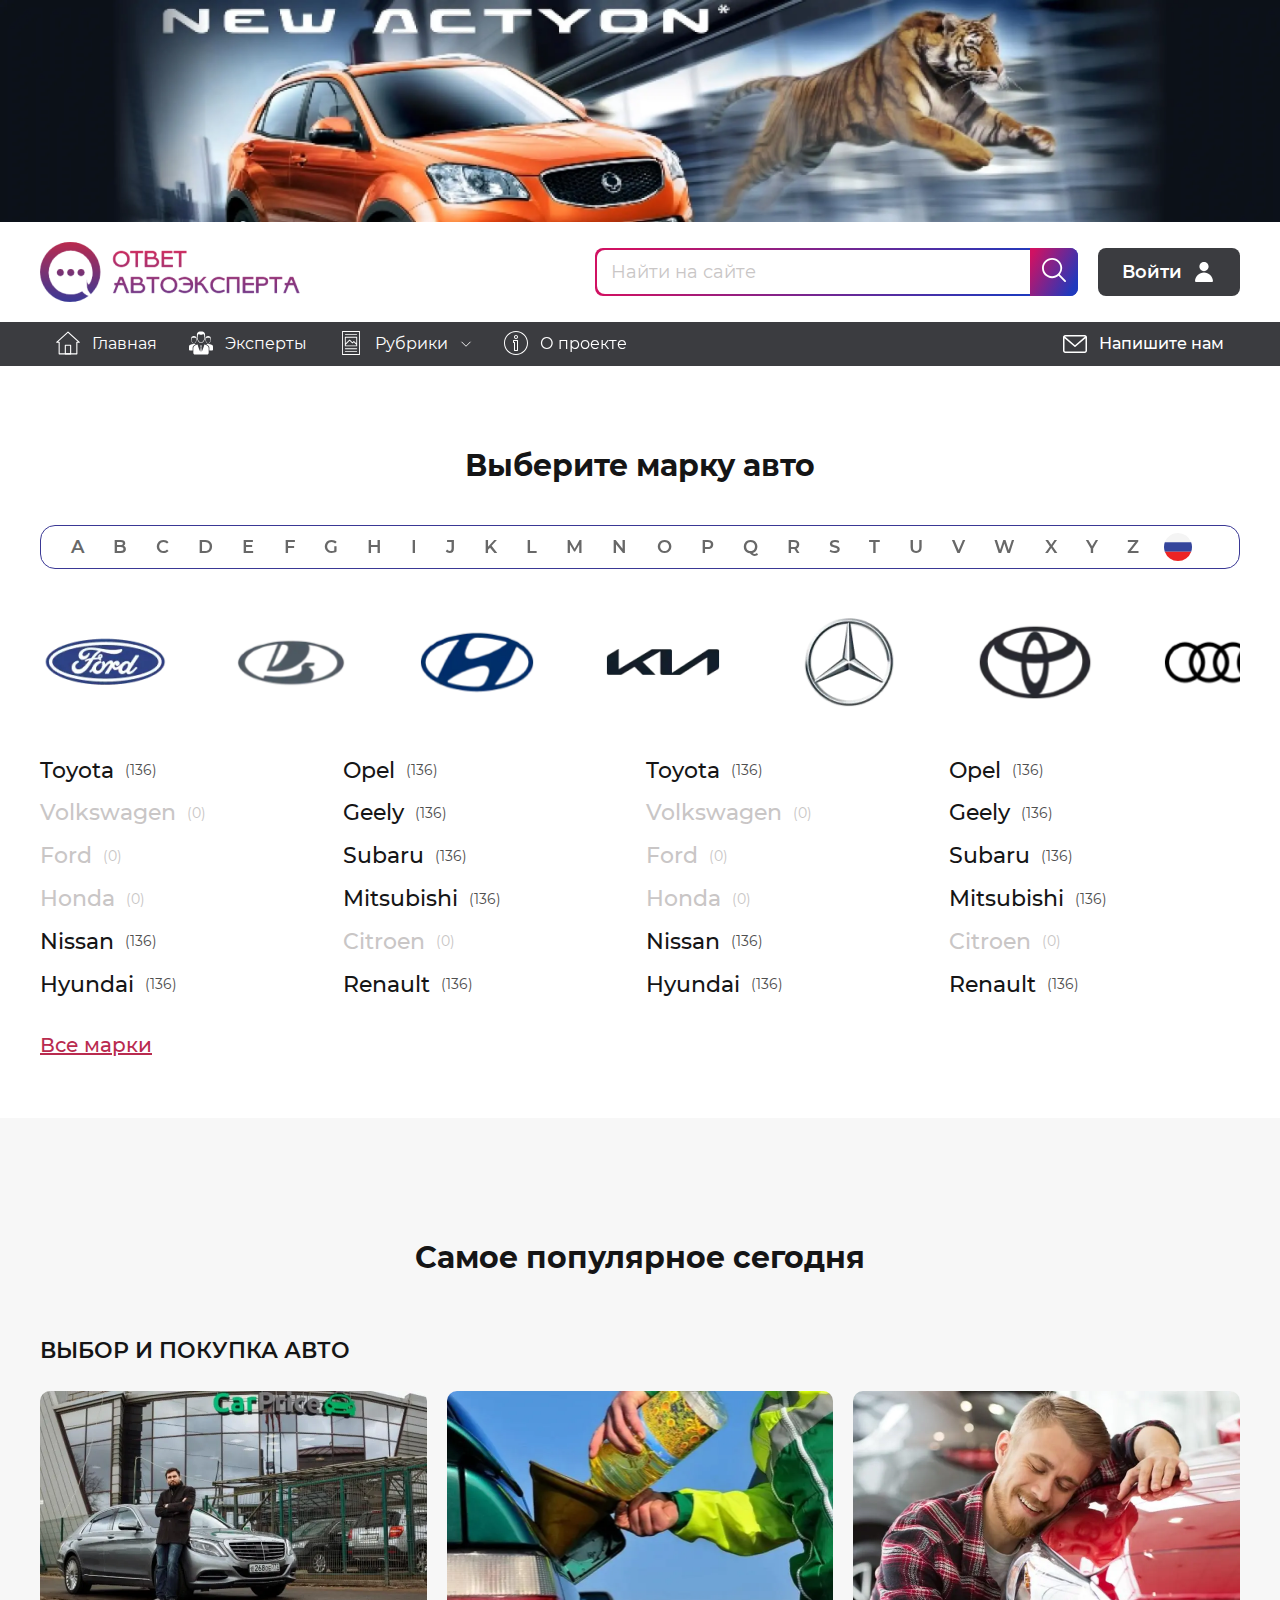
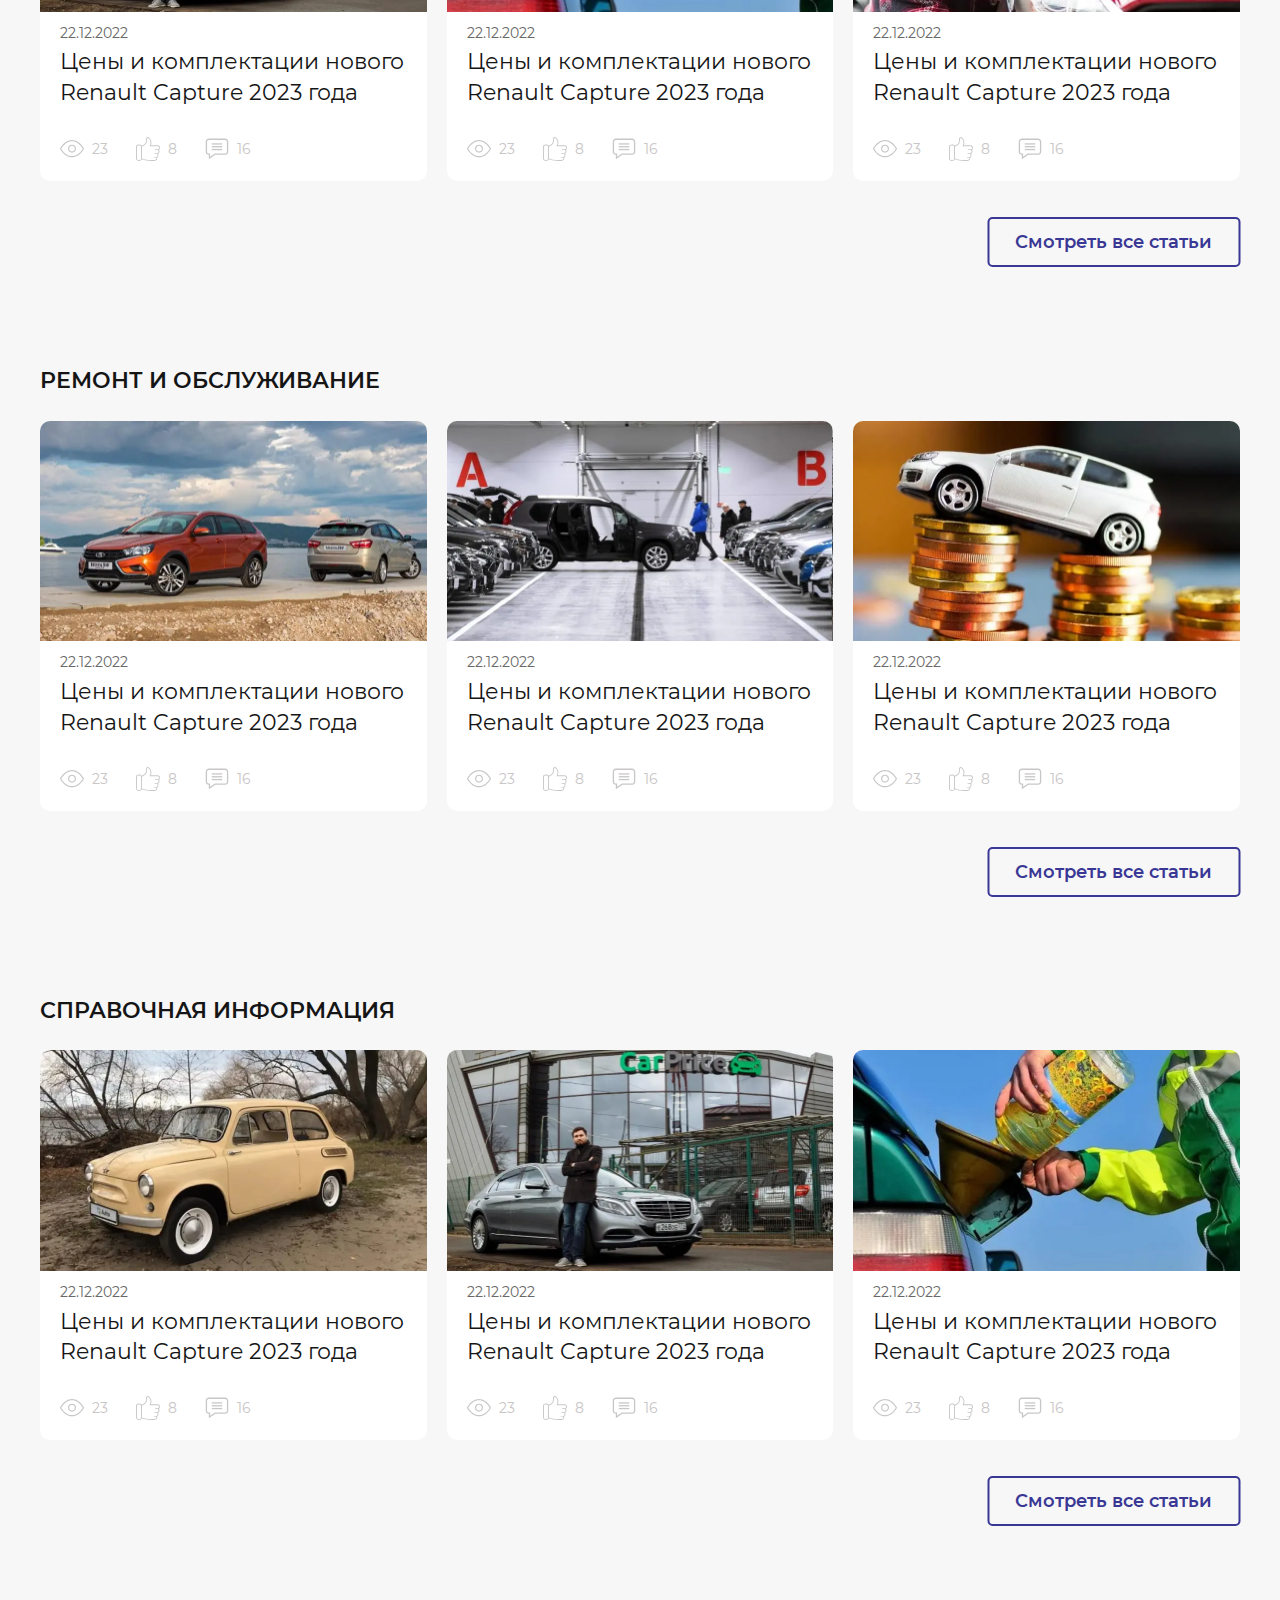
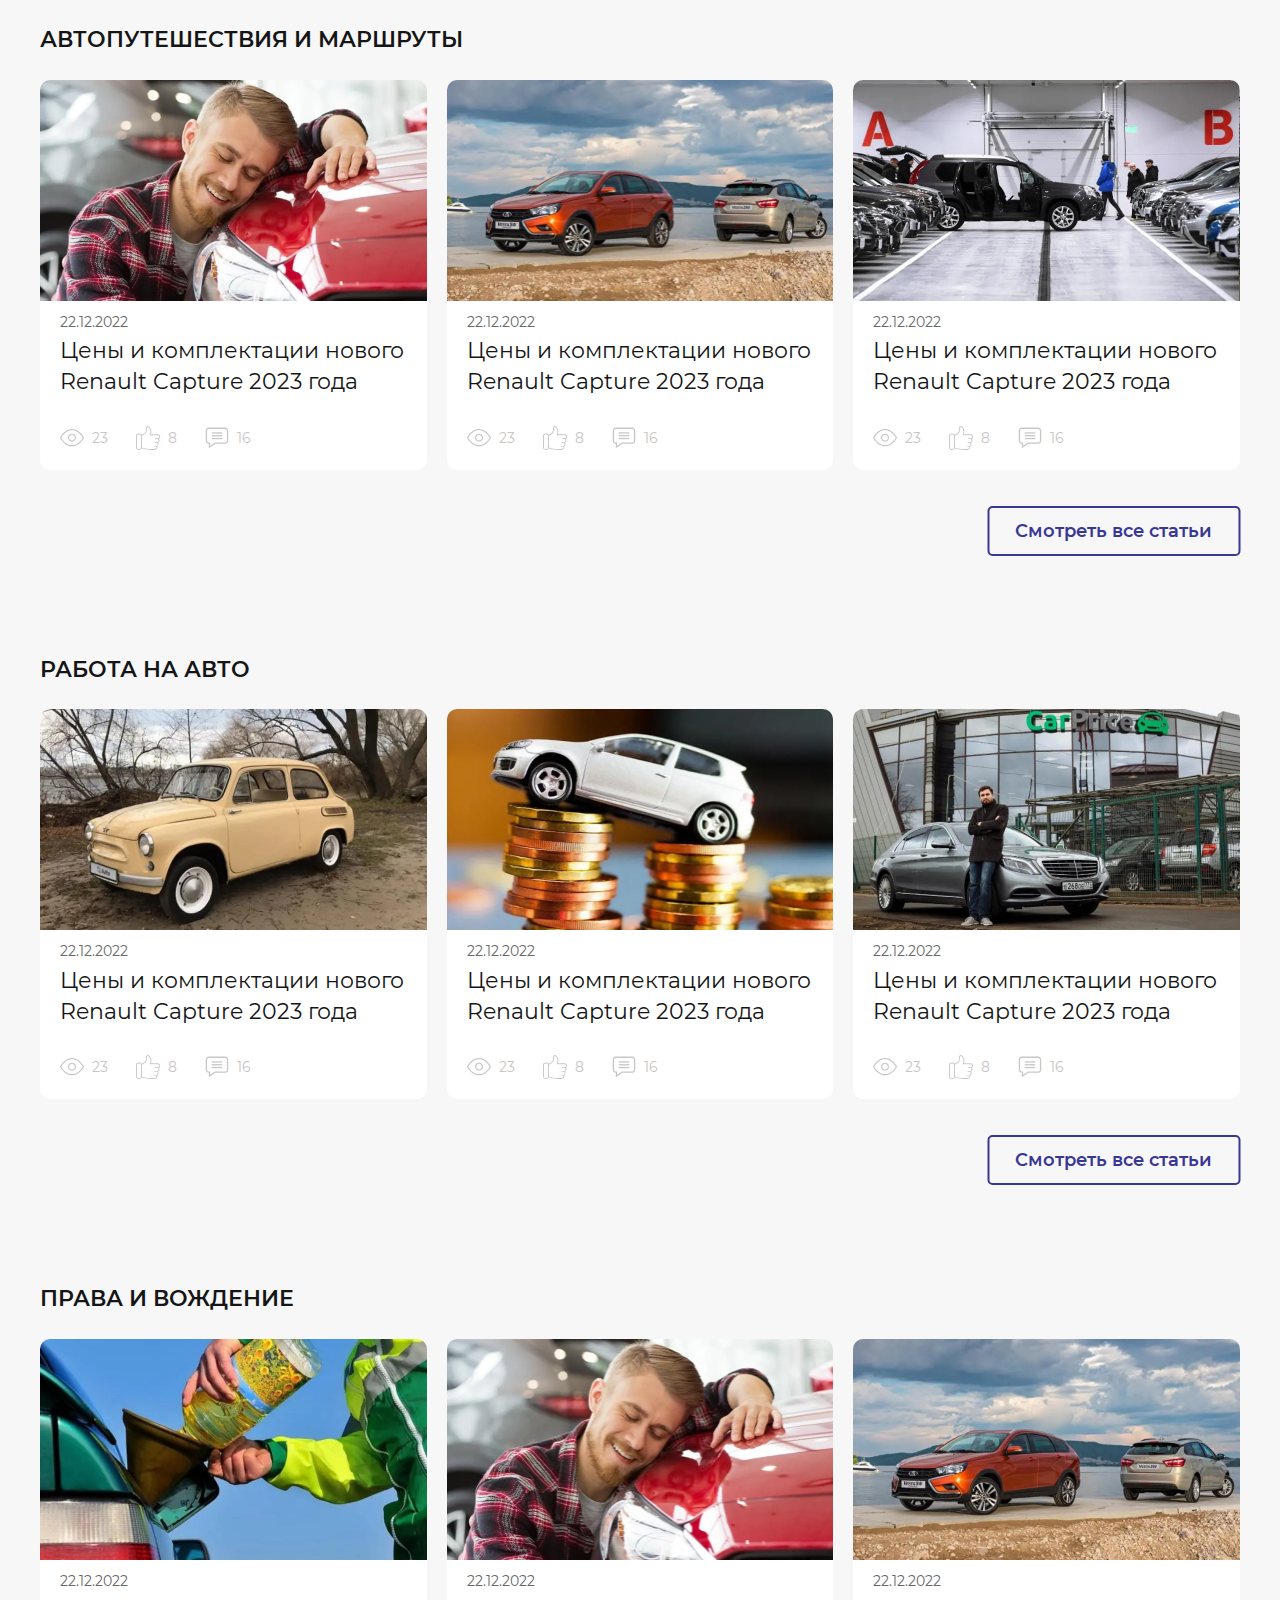
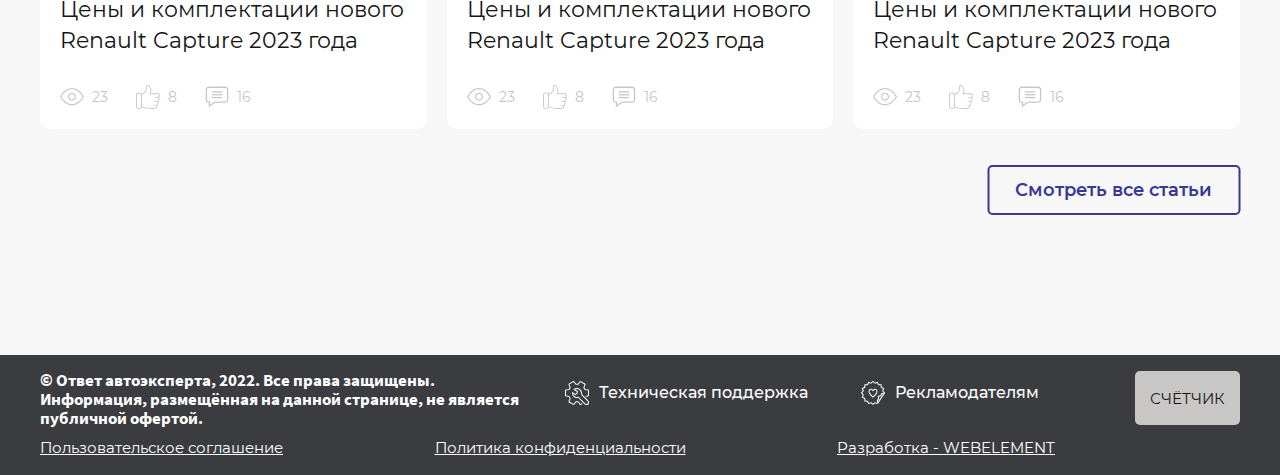
<file: index.html>
<!DOCTYPE html> <html lang="ru">

<head>
    <meta charset="UTF-8">
    <meta name="viewport" content="width=device-width, initial-scale=1.0">
    <meta name="description" content="">
    <meta name="keywords" content="">
    <link rel="stylesheet" href="css/libs.min.css">
    <link rel="stylesheet" href="css/style.min.css">
    <link rel="icon" href="img/favicon.ico">
    <script src="https://api-maps.yandex.ru/2.1/?lang=ru_RU&apikey=9133eb49-3a97-4b2d-90be-6b80a97a5036" type="text/javascript"></script>
    <title>Главная</title>
</head>


<body class="page">
    <div class="wrapper">
        <a href="" class="banner">
    <picture>
        <source srcset="img/banner.webp" type="image/webp">
        <img width="1440" height="250" src="img/banner.jpg" alt="">
    </picture>
</a>

        <div class="banner2">
    <div class="text14 light-weight-text">
        Спецпредложение: купи авто по цене и получи дубликаты госномеров в подарок!
    </div>
</div>

        <header class="header">
            <div class="header-top">
    <div class="container">
        <div class="header-top__inner">
            <a href="#" class="header__logo">
                <img width="260" height="60" src="img/logo.png" alt="">
<!--                <img width="260" height="60" src="img/logoza-ru-vector.svg" alt="">-->
            </a>

            <div class="header-search">
                <fieldset class="fg fg-linear">
                    <input type="text" placeholder="Найти на сайте">
                    <span class="fg-linear__border"></span>
                </fieldset>
                <button class="header-search__btn">
                    <img width="24" height="24" src="img/search.svg" alt="">
                </button>

            </div>

            <div class="header__buttons">
                <button class="header__mob-btn">
                    <img width="44" height="44" src="img/email_Mob.svg" alt="">
                </button>
                <button class="_show-search header__mob-btn">
                    <img width="44" height="44" src="img/search_Mob.svg" alt="">
                </button>
                <button class="_show-menu header__mob-btn">
                    <img width="44" height="44" src="img/menu_Mob.svg" alt="">
                </button>
            </div>
        </div>
    </div>
</div>

<div class="menu">
    <div class="container">
        <button class="menu__close">
            <img width="24" height="24" src="img/close.svg" alt="">
        </button>
        <div class="menu__inner">
            <ul class="nav">
                <li class="nav__item">
                    <a href="#" class="nav__link">
                        <span class="nav__icon">
                            <svg width="24" height="24">
                                <use xlink:href="img/sprite.svg#mainIcon1"></use>
                            </svg>
                        </span>
                        <span>Главная</span>
                    </a>
                </li>
                <li class="nav__item">
                    <a href="#" class="nav__link">
                        <span class="nav__icon">
                            <svg class="fill-svg" width="24" height="24">
                                <use xlink:href="img/sprite.svg#mainIcon2"></use>
                            </svg>
                        </span>
                        <span>Эксперты</span>
                    </a>
                </li>
                <li class="nav__item">
                    <div class="nav__item-show">
                        <span class="nav__icon">
                            <svg class="fill-svg" width="24" height="24">
                                <use xlink:href="img/sprite.svg#mainIcon3"></use>
                            </svg>
                        </span>
                        <span>Рубрики</span>
                        <svg class="nav__arrow" width="14" height="8">
                            <use xlink:href="img/sprite.svg#arrowBottom"></use>
                        </svg>
                    </div>
                    <div class="nav__item-hidden">
                        <div class="nav__sublinks">
                            <a href="#" class="nav__sublink">
                                Выбор и покупка авто
                            </a>
                            <a href="#" class="nav__sublink">
                                Ремонт и обслуживание
                            </a>
                            <a href="#" class="nav__sublink">
                                Справочная информация
                            </a>
                            <a href="#" class="nav__sublink">
                                Автопутешествия и маршруты
                            </a>
                            <a href="#" class="nav__sublink">
                                Работа на авто
                            </a>
                            <a href="#" class="nav__sublink">
                                Права и вождение
                            </a>
                        </div>
                    </div>
                </li>
                <li class="nav__item">
                    <a href="#" class="nav__link">
                        <span class="nav__icon">
                            <svg class="fill-svg" width="24" height="24">
                                <use xlink:href="img/sprite.svg#mainIcon4"></use>
                            </svg>
                        </span>
                        <span>О проекте</span>
                    </a>
                </li>
            </ul>
            
            <a href="#" class="menu__login m-btn m-btn48 m-btn-black">
                <span class="text18 semi-bold-text">
                    Войти
                </span>
                <img width="24" height="24" src="img/user.svg" alt="">
            </a>
            
            <button type="button" class="menu__mail">
                <img src="img/email.svg" alt="">
                <span class="text16 medium-weight-text">
                    Напишите нам
                </span>
            </button>

            <form action="" class="menu-form">
    <div class="menu-form__title display3 semi-bold-text accent2-text">
        Ищите эксперта?
    </div>
    <div class="menu-form__fields">
        <fieldset class="fg m-select">
    
    <select>
        <option selected disabled hidden>
            Выберите марку авто
        </option>
        <option>
            марка 1
        </option>
        
        <option>
            марка 2
        </option>
        
    </select>
</fieldset>

        <fieldset class="fg m-select">
    
    <select>
        <option selected disabled hidden>
            Выберите рубрику
        </option>
        <option>
            рубрика 1
        </option>
        
        <option>
            рубрика 2
        </option>
        
    </select>
</fieldset>

    </div>
    <button class="menu-form__btn m-btn m-btn50 linear-btn">
        <span>Найти</span>
    </button>
</form>

        </div>
    </div>
</div>

        </header>
        <main class="content">

            <section class="auto">
                <div class="container">
                    <h2 class="auto__title display2 bold-text">
                        Выберите марку авто
                    </h2>

                    <div class="auto-list">
                        <div class="auto-letter">
    <div class="auto-letter__toggle">
        <span class="text18 semi-bold-text">
            A
        </span>
    </div>
    <div class="auto-letter__dropdown">
        <div class="auto-letter__links">
            <a href="#" class="auto-letter__link">
                Noble
            </a>
            <a href="#" class="auto-letter__link">
                Navistar
            </a>
            <a href="#" class="auto-letter__link">
                Nissan
            </a>
            <a href="#" class="auto-letter__link">
                Nismo
            </a>
        </div>
    </div>
</div>

                        <div class="auto-letter">
    <div class="auto-letter__toggle">
        <span class="text18 semi-bold-text">
            B
        </span>
    </div>
    <div class="auto-letter__dropdown">
        <div class="auto-letter__links">
            <a href="#" class="auto-letter__link">
                Noble
            </a>
            <a href="#" class="auto-letter__link">
                Navistar
            </a>
            <a href="#" class="auto-letter__link">
                Nissan
            </a>
            <a href="#" class="auto-letter__link">
                Nismo
            </a>
        </div>
    </div>
</div>

                        <div class="auto-letter">
    <div class="auto-letter__toggle">
        <span class="text18 semi-bold-text">
            C
        </span>
    </div>
    <div class="auto-letter__dropdown">
        <div class="auto-letter__links">
            <a href="#" class="auto-letter__link">
                Noble
            </a>
            <a href="#" class="auto-letter__link">
                Navistar
            </a>
            <a href="#" class="auto-letter__link">
                Nissan
            </a>
            <a href="#" class="auto-letter__link">
                Nismo
            </a>
        </div>
    </div>
</div>

                        <div class="auto-letter">
    <div class="auto-letter__toggle">
        <span class="text18 semi-bold-text">
            D
        </span>
    </div>
    <div class="auto-letter__dropdown">
        <div class="auto-letter__links">
            <a href="#" class="auto-letter__link">
                Noble
            </a>
            <a href="#" class="auto-letter__link">
                Navistar
            </a>
            <a href="#" class="auto-letter__link">
                Nissan
            </a>
            <a href="#" class="auto-letter__link">
                Nismo
            </a>
        </div>
    </div>
</div>

                        <div class="auto-letter">
    <div class="auto-letter__toggle">
        <span class="text18 semi-bold-text">
            E
        </span>
    </div>
    <div class="auto-letter__dropdown">
        <div class="auto-letter__links">
            <a href="#" class="auto-letter__link">
                Noble
            </a>
            <a href="#" class="auto-letter__link">
                Navistar
            </a>
            <a href="#" class="auto-letter__link">
                Nissan
            </a>
            <a href="#" class="auto-letter__link">
                Nismo
            </a>
        </div>
    </div>
</div>

                        <div class="auto-letter">
    <div class="auto-letter__toggle">
        <span class="text18 semi-bold-text">
            F
        </span>
    </div>
    <div class="auto-letter__dropdown">
        <div class="auto-letter__links">
            <a href="#" class="auto-letter__link">
                Noble
            </a>
            <a href="#" class="auto-letter__link">
                Navistar
            </a>
            <a href="#" class="auto-letter__link">
                Nissan
            </a>
            <a href="#" class="auto-letter__link">
                Nismo
            </a>
        </div>
    </div>
</div>

                        <div class="auto-letter">
    <div class="auto-letter__toggle">
        <span class="text18 semi-bold-text">
            G
        </span>
    </div>
    <div class="auto-letter__dropdown">
        <div class="auto-letter__links">
            <a href="#" class="auto-letter__link">
                Noble
            </a>
            <a href="#" class="auto-letter__link">
                Navistar
            </a>
            <a href="#" class="auto-letter__link">
                Nissan
            </a>
            <a href="#" class="auto-letter__link">
                Nismo
            </a>
        </div>
    </div>
</div>

                        <div class="auto-letter">
    <div class="auto-letter__toggle">
        <span class="text18 semi-bold-text">
            H
        </span>
    </div>
    <div class="auto-letter__dropdown">
        <div class="auto-letter__links">
            <a href="#" class="auto-letter__link">
                Noble
            </a>
            <a href="#" class="auto-letter__link">
                Navistar
            </a>
            <a href="#" class="auto-letter__link">
                Nissan
            </a>
            <a href="#" class="auto-letter__link">
                Nismo
            </a>
        </div>
    </div>
</div>

                        <div class="auto-letter">
    <div class="auto-letter__toggle">
        <span class="text18 semi-bold-text">
            I
        </span>
    </div>
    <div class="auto-letter__dropdown">
        <div class="auto-letter__links">
            <a href="#" class="auto-letter__link">
                Noble
            </a>
            <a href="#" class="auto-letter__link">
                Navistar
            </a>
            <a href="#" class="auto-letter__link">
                Nissan
            </a>
            <a href="#" class="auto-letter__link">
                Nismo
            </a>
        </div>
    </div>
</div>

                        <div class="auto-letter">
    <div class="auto-letter__toggle">
        <span class="text18 semi-bold-text">
            J
        </span>
    </div>
    <div class="auto-letter__dropdown">
        <div class="auto-letter__links">
            <a href="#" class="auto-letter__link">
                Noble
            </a>
            <a href="#" class="auto-letter__link">
                Navistar
            </a>
            <a href="#" class="auto-letter__link">
                Nissan
            </a>
            <a href="#" class="auto-letter__link">
                Nismo
            </a>
        </div>
    </div>
</div>

                        <div class="auto-letter">
    <div class="auto-letter__toggle">
        <span class="text18 semi-bold-text">
            K
        </span>
    </div>
    <div class="auto-letter__dropdown">
        <div class="auto-letter__links">
            <a href="#" class="auto-letter__link">
                Noble
            </a>
            <a href="#" class="auto-letter__link">
                Navistar
            </a>
            <a href="#" class="auto-letter__link">
                Nissan
            </a>
            <a href="#" class="auto-letter__link">
                Nismo
            </a>
        </div>
    </div>
</div>

                        <div class="auto-letter">
    <div class="auto-letter__toggle">
        <span class="text18 semi-bold-text">
            L
        </span>
    </div>
    <div class="auto-letter__dropdown">
        <div class="auto-letter__links">
            <a href="#" class="auto-letter__link">
                Noble
            </a>
            <a href="#" class="auto-letter__link">
                Navistar
            </a>
            <a href="#" class="auto-letter__link">
                Nissan
            </a>
            <a href="#" class="auto-letter__link">
                Nismo
            </a>
        </div>
    </div>
</div>

                        <div class="auto-letter">
    <div class="auto-letter__toggle">
        <span class="text18 semi-bold-text">
            M
        </span>
    </div>
    <div class="auto-letter__dropdown">
        <div class="auto-letter__links">
            <a href="#" class="auto-letter__link">
                Noble
            </a>
            <a href="#" class="auto-letter__link">
                Navistar
            </a>
            <a href="#" class="auto-letter__link">
                Nissan
            </a>
            <a href="#" class="auto-letter__link">
                Nismo
            </a>
        </div>
    </div>
</div>

                        <div class="auto-letter">
    <div class="auto-letter__toggle">
        <span class="text18 semi-bold-text">
            N
        </span>
    </div>
    <div class="auto-letter__dropdown">
        <div class="auto-letter__links">
            <a href="#" class="auto-letter__link">
                Noble
            </a>
            <a href="#" class="auto-letter__link">
                Navistar
            </a>
            <a href="#" class="auto-letter__link">
                Nissan
            </a>
            <a href="#" class="auto-letter__link">
                Nismo
            </a>
        </div>
    </div>
</div>

                        <div class="auto-letter">
    <div class="auto-letter__toggle">
        <span class="text18 semi-bold-text">
            O
        </span>
    </div>
    <div class="auto-letter__dropdown">
        <div class="auto-letter__links">
            <a href="#" class="auto-letter__link">
                Noble
            </a>
            <a href="#" class="auto-letter__link">
                Navistar
            </a>
            <a href="#" class="auto-letter__link">
                Nissan
            </a>
            <a href="#" class="auto-letter__link">
                Nismo
            </a>
        </div>
    </div>
</div>

                        <div class="auto-letter">
    <div class="auto-letter__toggle">
        <span class="text18 semi-bold-text">
            P
        </span>
    </div>
    <div class="auto-letter__dropdown">
        <div class="auto-letter__links">
            <a href="#" class="auto-letter__link">
                Noble
            </a>
            <a href="#" class="auto-letter__link">
                Navistar
            </a>
            <a href="#" class="auto-letter__link">
                Nissan
            </a>
            <a href="#" class="auto-letter__link">
                Nismo
            </a>
        </div>
    </div>
</div>

                        <div class="auto-letter">
    <div class="auto-letter__toggle">
        <span class="text18 semi-bold-text">
            Q
        </span>
    </div>
    <div class="auto-letter__dropdown">
        <div class="auto-letter__links">
            <a href="#" class="auto-letter__link">
                Noble
            </a>
            <a href="#" class="auto-letter__link">
                Navistar
            </a>
            <a href="#" class="auto-letter__link">
                Nissan
            </a>
            <a href="#" class="auto-letter__link">
                Nismo
            </a>
        </div>
    </div>
</div>

                        <div class="auto-letter">
    <div class="auto-letter__toggle">
        <span class="text18 semi-bold-text">
            R
        </span>
    </div>
    <div class="auto-letter__dropdown">
        <div class="auto-letter__links">
            <a href="#" class="auto-letter__link">
                Noble
            </a>
            <a href="#" class="auto-letter__link">
                Navistar
            </a>
            <a href="#" class="auto-letter__link">
                Nissan
            </a>
            <a href="#" class="auto-letter__link">
                Nismo
            </a>
        </div>
    </div>
</div>

                        <div class="auto-letter">
    <div class="auto-letter__toggle">
        <span class="text18 semi-bold-text">
            S
        </span>
    </div>
    <div class="auto-letter__dropdown">
        <div class="auto-letter__links">
            <a href="#" class="auto-letter__link">
                Noble
            </a>
            <a href="#" class="auto-letter__link">
                Navistar
            </a>
            <a href="#" class="auto-letter__link">
                Nissan
            </a>
            <a href="#" class="auto-letter__link">
                Nismo
            </a>
        </div>
    </div>
</div>

                        <div class="auto-letter">
    <div class="auto-letter__toggle">
        <span class="text18 semi-bold-text">
            T
        </span>
    </div>
    <div class="auto-letter__dropdown">
        <div class="auto-letter__links">
            <a href="#" class="auto-letter__link">
                Noble
            </a>
            <a href="#" class="auto-letter__link">
                Navistar
            </a>
            <a href="#" class="auto-letter__link">
                Nissan
            </a>
            <a href="#" class="auto-letter__link">
                Nismo
            </a>
        </div>
    </div>
</div>

                        <div class="auto-letter">
    <div class="auto-letter__toggle">
        <span class="text18 semi-bold-text">
            U
        </span>
    </div>
    <div class="auto-letter__dropdown">
        <div class="auto-letter__links">
            <a href="#" class="auto-letter__link">
                Noble
            </a>
            <a href="#" class="auto-letter__link">
                Navistar
            </a>
            <a href="#" class="auto-letter__link">
                Nissan
            </a>
            <a href="#" class="auto-letter__link">
                Nismo
            </a>
        </div>
    </div>
</div>

                        <div class="auto-letter">
    <div class="auto-letter__toggle">
        <span class="text18 semi-bold-text">
            V
        </span>
    </div>
    <div class="auto-letter__dropdown">
        <div class="auto-letter__links">
            <a href="#" class="auto-letter__link">
                Noble
            </a>
            <a href="#" class="auto-letter__link">
                Navistar
            </a>
            <a href="#" class="auto-letter__link">
                Nissan
            </a>
            <a href="#" class="auto-letter__link">
                Nismo
            </a>
        </div>
    </div>
</div>

                        <div class="auto-letter">
    <div class="auto-letter__toggle">
        <span class="text18 semi-bold-text">
            W
        </span>
    </div>
    <div class="auto-letter__dropdown">
        <div class="auto-letter__links">
            <a href="#" class="auto-letter__link">
                Noble
            </a>
            <a href="#" class="auto-letter__link">
                Navistar
            </a>
            <a href="#" class="auto-letter__link">
                Nissan
            </a>
            <a href="#" class="auto-letter__link">
                Nismo
            </a>
        </div>
    </div>
</div>

                        <div class="auto-letter">
    <div class="auto-letter__toggle">
        <span class="text18 semi-bold-text">
            X
        </span>
    </div>
    <div class="auto-letter__dropdown">
        <div class="auto-letter__links">
            <a href="#" class="auto-letter__link">
                Noble
            </a>
            <a href="#" class="auto-letter__link">
                Navistar
            </a>
            <a href="#" class="auto-letter__link">
                Nissan
            </a>
            <a href="#" class="auto-letter__link">
                Nismo
            </a>
        </div>
    </div>
</div>

                        <div class="auto-letter">
    <div class="auto-letter__toggle">
        <span class="text18 semi-bold-text">
            Y
        </span>
    </div>
    <div class="auto-letter__dropdown">
        <div class="auto-letter__links">
            <a href="#" class="auto-letter__link">
                Noble
            </a>
            <a href="#" class="auto-letter__link">
                Navistar
            </a>
            <a href="#" class="auto-letter__link">
                Nissan
            </a>
            <a href="#" class="auto-letter__link">
                Nismo
            </a>
        </div>
    </div>
</div>

                        <div class="auto-letter">
    <div class="auto-letter__toggle">
        <span class="text18 semi-bold-text">
            Z
        </span>
    </div>
    <div class="auto-letter__dropdown">
        <div class="auto-letter__links">
            <a href="#" class="auto-letter__link">
                Noble
            </a>
            <a href="#" class="auto-letter__link">
                Navistar
            </a>
            <a href="#" class="auto-letter__link">
                Nissan
            </a>
            <a href="#" class="auto-letter__link">
                Nismo
            </a>
        </div>
    </div>
</div>

                        <div class="auto-letter auto-list__flag">
    <div class="auto-letter__toggle">
        <img width="28" height="28" src="img/flag.svg" alt="">
    </div>
    <div class="auto-letter__dropdown">
        <div class="auto-letter__links">
            <a href="#" class="auto-letter__link">
                Noble
            </a>
            <a href="#" class="auto-letter__link">
                Navistar
            </a>
            <a href="#" class="auto-letter__link">
                Nissan
            </a>
            <a href="#" class="auto-letter__link">
                Nismo
            </a>
        </div>
    </div>
</div>

                        <a href="#" class="auto-list__flag">

                        </a>
                    </div>

                    <div class="auto-dealers">
                        <div class="swiper-container">
                            <div class="swiper-wrapper">
                                <div class="auto-dealer swiper-slide">
    <a href="#" class="auto-dealer__img">
        <picture>
            <source srcset="img/car.webp" type="image/webp">
            <img width="131" height="114" src="img/car.png" alt="">
        </picture>
    </a>
</div>

                                <div class="auto-dealer swiper-slide">
    <a href="#" class="auto-dealer__img">
        <picture>
            <source srcset="img/car2.webp" type="image/webp">
            <img width="131" height="114" src="img/car2.png" alt="">
        </picture>
    </a>
</div>

                                <div class="auto-dealer swiper-slide">
    <a href="#" class="auto-dealer__img">
        <picture>
            <source srcset="img/car3.webp" type="image/webp">
            <img width="131" height="114" src="img/car3.png" alt="">
        </picture>
    </a>
</div>

                                <div class="auto-dealer swiper-slide">
    <a href="#" class="auto-dealer__img">
        <picture>
            <source srcset="img/car4.webp" type="image/webp">
            <img width="131" height="114" src="img/car4.png" alt="">
        </picture>
    </a>
</div>

                                <div class="auto-dealer swiper-slide">
    <a href="#" class="auto-dealer__img">
        <picture>
            <source srcset="img/car5.webp" type="image/webp">
            <img width="131" height="114" src="img/car5.png" alt="">
        </picture>
    </a>
</div>

                                <div class="auto-dealer swiper-slide">
    <a href="#" class="auto-dealer__img">
        <picture>
            <source srcset="img/car6.webp" type="image/webp">
            <img width="131" height="114" src="img/car6.png" alt="">
        </picture>
    </a>
</div>

                                <div class="auto-dealer swiper-slide">
    <a href="#" class="auto-dealer__img">
        <picture>
            <source srcset="img/car7.webp" type="image/webp">
            <img width="131" height="114" src="img/car7.png" alt="">
        </picture>
    </a>
</div>

                            </div>
                        </div>
                    </div>

                    <div class="auto-brands">
                        <div class="auto-brands__grid">
    <a href="#" class="auto-brand ">
    <span class="auto-brand__title display4">
        Toyota
    </span>
    <span class="text14 grey-text2">
        (136)
    </span>
</a>

    <a href="#" class="auto-brand _disabled">
    <span class="auto-brand__title display4">
        Volkswagen
    </span>
    <span class="text14 grey-text2">
        (0)
    </span>
</a>

    <a href="#" class="auto-brand _disabled">
    <span class="auto-brand__title display4">
        Ford
    </span>
    <span class="text14 grey-text2">
        (0)
    </span>
</a>

    <a href="#" class="auto-brand _disabled">
    <span class="auto-brand__title display4">
        Honda
    </span>
    <span class="text14 grey-text2">
        (0)
    </span>
</a>

    <a href="#" class="auto-brand ">
    <span class="auto-brand__title display4">
        Nissan
    </span>
    <span class="text14 grey-text2">
        (136)
    </span>
</a>

    <a href="#" class="auto-brand ">
    <span class="auto-brand__title display4">
        Hyundai
    </span>
    <span class="text14 grey-text2">
        (136)
    </span>
</a>

    <a href="#" class="auto-brand ">
    <span class="auto-brand__title display4">
        Opel
    </span>
    <span class="text14 grey-text2">
        (136)
    </span>
</a>

    <a href="#" class="auto-brand ">
    <span class="auto-brand__title display4">
        Geely
    </span>
    <span class="text14 grey-text2">
        (136)
    </span>
</a>

    <a href="#" class="auto-brand ">
    <span class="auto-brand__title display4">
        Subaru
    </span>
    <span class="text14 grey-text2">
        (136)
    </span>
</a>

    <a href="#" class="auto-brand ">
    <span class="auto-brand__title display4">
        Mitsubishi
    </span>
    <span class="text14 grey-text2">
        (136)
    </span>
</a>

    <a href="#" class="auto-brand _disabled">
    <span class="auto-brand__title display4">
        Citroen
    </span>
    <span class="text14 grey-text2">
        (0)
    </span>
</a>

    <a href="#" class="auto-brand ">
    <span class="auto-brand__title display4">
        Renault
    </span>
    <span class="text14 grey-text2">
        (136)
    </span>
</a>

    <a href="#" class="auto-brand ">
    <span class="auto-brand__title display4">
        Toyota
    </span>
    <span class="text14 grey-text2">
        (136)
    </span>
</a>

    <a href="#" class="auto-brand _disabled">
    <span class="auto-brand__title display4">
        Volkswagen
    </span>
    <span class="text14 grey-text2">
        (0)
    </span>
</a>

    <a href="#" class="auto-brand _disabled">
    <span class="auto-brand__title display4">
        Ford
    </span>
    <span class="text14 grey-text2">
        (0)
    </span>
</a>

    <a href="#" class="auto-brand _disabled">
    <span class="auto-brand__title display4">
        Honda
    </span>
    <span class="text14 grey-text2">
        (0)
    </span>
</a>

    <a href="#" class="auto-brand ">
    <span class="auto-brand__title display4">
        Nissan
    </span>
    <span class="text14 grey-text2">
        (136)
    </span>
</a>

    <a href="#" class="auto-brand ">
    <span class="auto-brand__title display4">
        Hyundai
    </span>
    <span class="text14 grey-text2">
        (136)
    </span>
</a>

    <a href="#" class="auto-brand ">
    <span class="auto-brand__title display4">
        Opel
    </span>
    <span class="text14 grey-text2">
        (136)
    </span>
</a>

    <a href="#" class="auto-brand ">
    <span class="auto-brand__title display4">
        Geely
    </span>
    <span class="text14 grey-text2">
        (136)
    </span>
</a>

    <a href="#" class="auto-brand ">
    <span class="auto-brand__title display4">
        Subaru
    </span>
    <span class="text14 grey-text2">
        (136)
    </span>
</a>

    <a href="#" class="auto-brand ">
    <span class="auto-brand__title display4">
        Mitsubishi
    </span>
    <span class="text14 grey-text2">
        (136)
    </span>
</a>

    <a href="#" class="auto-brand _disabled">
    <span class="auto-brand__title display4">
        Citroen
    </span>
    <span class="text14 grey-text2">
        (0)
    </span>
</a>

    <a href="#" class="auto-brand ">
    <span class="auto-brand__title display4">
        Renault
    </span>
    <span class="text14 grey-text2">
        (136)
    </span>
</a>

</div>
<div class="auto-brands__nav">
    <a href="#" class="auto-brands__link accent-link">
        Все марки
    </a>
</div>

                    </div>
                </div>
            </section>

            <section class="popular">
                <div class="container">
    <h2 class="popular__title display2 bold-text">
        Самое популярное сегодня
    </h2>
    <div class="popular__groups">
        <div class="popular__group">
    <div class="popular__subtitle display3 semi-bold-text">
        ВЫБОР И ПОКУПКА АВТО
    </div>
    <div class="popular__grid">
        <a href="#" class="news-card">
    <div class="news-card__img">
        <picture>
            <source srcset="img/news.webp" type="image/webp">
            <img width="387" height="221" src="img/news.jpg" alt="">
        </picture>
    </div>
    <div class="news-card__content">
        <div class="text14 grey-text">
            22.12.2022
        </div>
        <div class="display4">
            Цены и комплектации нового Renault Capture 2023 года
        </div>

        <div class="news-card__action">
            <div class="news-card__btn">
                <svg class="fill-svg" width="24" height="24">
                    <use xlink:href="img/sprite.svg#Visibility"></use>
                </svg>
                <span>23</span>
            </div>
            <div class="news-card__btn">
                <svg class="fill-svg" width="24" height="24">
                    <use xlink:href="img/sprite.svg#like"></use>
                </svg>
                <span>8</span>
            </div>
            <div class="news-card__btn">
                <svg class="fill-svg" width="24" height="24">
                    <use xlink:href="img/sprite.svg#message"></use>
                </svg>
                <span>16</span>
            </div>
        </div>
    </div>
</a>

        <a href="#" class="news-card">
    <div class="news-card__img">
        <picture>
            <source srcset="img/news2.webp" type="image/webp">
            <img width="387" height="221" src="img/news2.jpg" alt="">
        </picture>
    </div>
    <div class="news-card__content">
        <div class="text14 grey-text">
            22.12.2022
        </div>
        <div class="display4">
            Цены и комплектации нового Renault Capture 2023 года
        </div>

        <div class="news-card__action">
            <div class="news-card__btn">
                <svg class="fill-svg" width="24" height="24">
                    <use xlink:href="img/sprite.svg#Visibility"></use>
                </svg>
                <span>23</span>
            </div>
            <div class="news-card__btn">
                <svg class="fill-svg" width="24" height="24">
                    <use xlink:href="img/sprite.svg#like"></use>
                </svg>
                <span>8</span>
            </div>
            <div class="news-card__btn">
                <svg class="fill-svg" width="24" height="24">
                    <use xlink:href="img/sprite.svg#message"></use>
                </svg>
                <span>16</span>
            </div>
        </div>
    </div>
</a>

        <a href="#" class="news-card">
    <div class="news-card__img">
        <picture>
            <source srcset="img/news3.webp" type="image/webp">
            <img width="387" height="221" src="img/news3.jpg" alt="">
        </picture>
    </div>
    <div class="news-card__content">
        <div class="text14 grey-text">
            22.12.2022
        </div>
        <div class="display4">
            Цены и комплектации нового Renault Capture 2023 года
        </div>

        <div class="news-card__action">
            <div class="news-card__btn">
                <svg class="fill-svg" width="24" height="24">
                    <use xlink:href="img/sprite.svg#Visibility"></use>
                </svg>
                <span>23</span>
            </div>
            <div class="news-card__btn">
                <svg class="fill-svg" width="24" height="24">
                    <use xlink:href="img/sprite.svg#like"></use>
                </svg>
                <span>8</span>
            </div>
            <div class="news-card__btn">
                <svg class="fill-svg" width="24" height="24">
                    <use xlink:href="img/sprite.svg#message"></use>
                </svg>
                <span>16</span>
            </div>
        </div>
    </div>
</a>

    </div>
    <div class="popular__nav">
        <a href="#" class="popular__btn m-btn m-btn50 linear-btn">
            <span>Смотреть все статьи</span>
        </a>
    </div>
</div>

        <div class="popular__group">
    <div class="popular__subtitle display3 semi-bold-text">
        РЕМОНТ И ОБСЛУЖИВАНИЕ
    </div>
    <div class="popular__grid">
        <a href="#" class="news-card">
    <div class="news-card__img">
        <picture>
            <source srcset="img/news4.webp" type="image/webp">
            <img width="387" height="221" src="img/news4.jpg" alt="">
        </picture>
    </div>
    <div class="news-card__content">
        <div class="text14 grey-text">
            22.12.2022
        </div>
        <div class="display4">
            Цены и комплектации нового Renault Capture 2023 года
        </div>

        <div class="news-card__action">
            <div class="news-card__btn">
                <svg class="fill-svg" width="24" height="24">
                    <use xlink:href="img/sprite.svg#Visibility"></use>
                </svg>
                <span>23</span>
            </div>
            <div class="news-card__btn">
                <svg class="fill-svg" width="24" height="24">
                    <use xlink:href="img/sprite.svg#like"></use>
                </svg>
                <span>8</span>
            </div>
            <div class="news-card__btn">
                <svg class="fill-svg" width="24" height="24">
                    <use xlink:href="img/sprite.svg#message"></use>
                </svg>
                <span>16</span>
            </div>
        </div>
    </div>
</a>

        <a href="#" class="news-card">
    <div class="news-card__img">
        <picture>
            <source srcset="img/news5.webp" type="image/webp">
            <img width="387" height="221" src="img/news5.jpg" alt="">
        </picture>
    </div>
    <div class="news-card__content">
        <div class="text14 grey-text">
            22.12.2022
        </div>
        <div class="display4">
            Цены и комплектации нового Renault Capture 2023 года
        </div>

        <div class="news-card__action">
            <div class="news-card__btn">
                <svg class="fill-svg" width="24" height="24">
                    <use xlink:href="img/sprite.svg#Visibility"></use>
                </svg>
                <span>23</span>
            </div>
            <div class="news-card__btn">
                <svg class="fill-svg" width="24" height="24">
                    <use xlink:href="img/sprite.svg#like"></use>
                </svg>
                <span>8</span>
            </div>
            <div class="news-card__btn">
                <svg class="fill-svg" width="24" height="24">
                    <use xlink:href="img/sprite.svg#message"></use>
                </svg>
                <span>16</span>
            </div>
        </div>
    </div>
</a>

        <a href="#" class="news-card">
    <div class="news-card__img">
        <picture>
            <source srcset="img/news6.webp" type="image/webp">
            <img width="387" height="221" src="img/news6.jpg" alt="">
        </picture>
    </div>
    <div class="news-card__content">
        <div class="text14 grey-text">
            22.12.2022
        </div>
        <div class="display4">
            Цены и комплектации нового Renault Capture 2023 года
        </div>

        <div class="news-card__action">
            <div class="news-card__btn">
                <svg class="fill-svg" width="24" height="24">
                    <use xlink:href="img/sprite.svg#Visibility"></use>
                </svg>
                <span>23</span>
            </div>
            <div class="news-card__btn">
                <svg class="fill-svg" width="24" height="24">
                    <use xlink:href="img/sprite.svg#like"></use>
                </svg>
                <span>8</span>
            </div>
            <div class="news-card__btn">
                <svg class="fill-svg" width="24" height="24">
                    <use xlink:href="img/sprite.svg#message"></use>
                </svg>
                <span>16</span>
            </div>
        </div>
    </div>
</a>

    </div>
    <div class="popular__nav">
        <a href="#" class="popular__btn m-btn m-btn50 linear-btn">
            <span>Смотреть все статьи</span>
        </a>
    </div>
</div>

        <div class="popular__group">
    <div class="popular__subtitle display3 semi-bold-text">
        СПРАВОЧНАЯ ИНФОРМАЦИЯ
    </div>
    <div class="popular__grid">
        <a href="#" class="news-card">
    <div class="news-card__img">
        <picture>
            <source srcset="img/news7.webp" type="image/webp">
            <img width="387" height="221" src="img/news7.jpg" alt="">
        </picture>
    </div>
    <div class="news-card__content">
        <div class="text14 grey-text">
            22.12.2022
        </div>
        <div class="display4">
            Цены и комплектации нового Renault Capture 2023 года
        </div>

        <div class="news-card__action">
            <div class="news-card__btn">
                <svg class="fill-svg" width="24" height="24">
                    <use xlink:href="img/sprite.svg#Visibility"></use>
                </svg>
                <span>23</span>
            </div>
            <div class="news-card__btn">
                <svg class="fill-svg" width="24" height="24">
                    <use xlink:href="img/sprite.svg#like"></use>
                </svg>
                <span>8</span>
            </div>
            <div class="news-card__btn">
                <svg class="fill-svg" width="24" height="24">
                    <use xlink:href="img/sprite.svg#message"></use>
                </svg>
                <span>16</span>
            </div>
        </div>
    </div>
</a>

        <a href="#" class="news-card">
    <div class="news-card__img">
        <picture>
            <source srcset="img/news.webp" type="image/webp">
            <img width="387" height="221" src="img/news.jpg" alt="">
        </picture>
    </div>
    <div class="news-card__content">
        <div class="text14 grey-text">
            22.12.2022
        </div>
        <div class="display4">
            Цены и комплектации нового Renault Capture 2023 года
        </div>

        <div class="news-card__action">
            <div class="news-card__btn">
                <svg class="fill-svg" width="24" height="24">
                    <use xlink:href="img/sprite.svg#Visibility"></use>
                </svg>
                <span>23</span>
            </div>
            <div class="news-card__btn">
                <svg class="fill-svg" width="24" height="24">
                    <use xlink:href="img/sprite.svg#like"></use>
                </svg>
                <span>8</span>
            </div>
            <div class="news-card__btn">
                <svg class="fill-svg" width="24" height="24">
                    <use xlink:href="img/sprite.svg#message"></use>
                </svg>
                <span>16</span>
            </div>
        </div>
    </div>
</a>

        <a href="#" class="news-card">
    <div class="news-card__img">
        <picture>
            <source srcset="img/news2.webp" type="image/webp">
            <img width="387" height="221" src="img/news2.jpg" alt="">
        </picture>
    </div>
    <div class="news-card__content">
        <div class="text14 grey-text">
            22.12.2022
        </div>
        <div class="display4">
            Цены и комплектации нового Renault Capture 2023 года
        </div>

        <div class="news-card__action">
            <div class="news-card__btn">
                <svg class="fill-svg" width="24" height="24">
                    <use xlink:href="img/sprite.svg#Visibility"></use>
                </svg>
                <span>23</span>
            </div>
            <div class="news-card__btn">
                <svg class="fill-svg" width="24" height="24">
                    <use xlink:href="img/sprite.svg#like"></use>
                </svg>
                <span>8</span>
            </div>
            <div class="news-card__btn">
                <svg class="fill-svg" width="24" height="24">
                    <use xlink:href="img/sprite.svg#message"></use>
                </svg>
                <span>16</span>
            </div>
        </div>
    </div>
</a>

    </div>
    <div class="popular__nav">
        <a href="#" class="popular__btn m-btn m-btn50 linear-btn">
            <span>Смотреть все статьи</span>
        </a>
    </div>
</div>

        <div class="popular__group">
    <div class="popular__subtitle display3 semi-bold-text">
        АВТОПУТЕШЕСТВИЯ И МАРШРУТЫ
    </div>
    <div class="popular__grid">
        <a href="#" class="news-card">
    <div class="news-card__img">
        <picture>
            <source srcset="img/news3.webp" type="image/webp">
            <img width="387" height="221" src="img/news3.jpg" alt="">
        </picture>
    </div>
    <div class="news-card__content">
        <div class="text14 grey-text">
            22.12.2022
        </div>
        <div class="display4">
            Цены и комплектации нового Renault Capture 2023 года
        </div>

        <div class="news-card__action">
            <div class="news-card__btn">
                <svg class="fill-svg" width="24" height="24">
                    <use xlink:href="img/sprite.svg#Visibility"></use>
                </svg>
                <span>23</span>
            </div>
            <div class="news-card__btn">
                <svg class="fill-svg" width="24" height="24">
                    <use xlink:href="img/sprite.svg#like"></use>
                </svg>
                <span>8</span>
            </div>
            <div class="news-card__btn">
                <svg class="fill-svg" width="24" height="24">
                    <use xlink:href="img/sprite.svg#message"></use>
                </svg>
                <span>16</span>
            </div>
        </div>
    </div>
</a>

        <a href="#" class="news-card">
    <div class="news-card__img">
        <picture>
            <source srcset="img/news4.webp" type="image/webp">
            <img width="387" height="221" src="img/news4.jpg" alt="">
        </picture>
    </div>
    <div class="news-card__content">
        <div class="text14 grey-text">
            22.12.2022
        </div>
        <div class="display4">
            Цены и комплектации нового Renault Capture 2023 года
        </div>

        <div class="news-card__action">
            <div class="news-card__btn">
                <svg class="fill-svg" width="24" height="24">
                    <use xlink:href="img/sprite.svg#Visibility"></use>
                </svg>
                <span>23</span>
            </div>
            <div class="news-card__btn">
                <svg class="fill-svg" width="24" height="24">
                    <use xlink:href="img/sprite.svg#like"></use>
                </svg>
                <span>8</span>
            </div>
            <div class="news-card__btn">
                <svg class="fill-svg" width="24" height="24">
                    <use xlink:href="img/sprite.svg#message"></use>
                </svg>
                <span>16</span>
            </div>
        </div>
    </div>
</a>

        <a href="#" class="news-card">
    <div class="news-card__img">
        <picture>
            <source srcset="img/news5.webp" type="image/webp">
            <img width="387" height="221" src="img/news5.jpg" alt="">
        </picture>
    </div>
    <div class="news-card__content">
        <div class="text14 grey-text">
            22.12.2022
        </div>
        <div class="display4">
            Цены и комплектации нового Renault Capture 2023 года
        </div>

        <div class="news-card__action">
            <div class="news-card__btn">
                <svg class="fill-svg" width="24" height="24">
                    <use xlink:href="img/sprite.svg#Visibility"></use>
                </svg>
                <span>23</span>
            </div>
            <div class="news-card__btn">
                <svg class="fill-svg" width="24" height="24">
                    <use xlink:href="img/sprite.svg#like"></use>
                </svg>
                <span>8</span>
            </div>
            <div class="news-card__btn">
                <svg class="fill-svg" width="24" height="24">
                    <use xlink:href="img/sprite.svg#message"></use>
                </svg>
                <span>16</span>
            </div>
        </div>
    </div>
</a>

    </div>
    <div class="popular__nav">
        <a href="#" class="popular__btn m-btn m-btn50 linear-btn">
            <span>Смотреть все статьи</span>
        </a>
    </div>
</div>

        <div class="popular__group">
    <div class="popular__subtitle display3 semi-bold-text">
        РАБОТА НА АВТО
    </div>
    <div class="popular__grid">
        <a href="#" class="news-card">
    <div class="news-card__img">
        <picture>
            <source srcset="img/news7.webp" type="image/webp">
            <img width="387" height="221" src="img/news7.jpg" alt="">
        </picture>
    </div>
    <div class="news-card__content">
        <div class="text14 grey-text">
            22.12.2022
        </div>
        <div class="display4">
            Цены и комплектации нового Renault Capture 2023 года
        </div>

        <div class="news-card__action">
            <div class="news-card__btn">
                <svg class="fill-svg" width="24" height="24">
                    <use xlink:href="img/sprite.svg#Visibility"></use>
                </svg>
                <span>23</span>
            </div>
            <div class="news-card__btn">
                <svg class="fill-svg" width="24" height="24">
                    <use xlink:href="img/sprite.svg#like"></use>
                </svg>
                <span>8</span>
            </div>
            <div class="news-card__btn">
                <svg class="fill-svg" width="24" height="24">
                    <use xlink:href="img/sprite.svg#message"></use>
                </svg>
                <span>16</span>
            </div>
        </div>
    </div>
</a>

        <a href="#" class="news-card">
    <div class="news-card__img">
        <picture>
            <source srcset="img/news6.webp" type="image/webp">
            <img width="387" height="221" src="img/news6.jpg" alt="">
        </picture>
    </div>
    <div class="news-card__content">
        <div class="text14 grey-text">
            22.12.2022
        </div>
        <div class="display4">
            Цены и комплектации нового Renault Capture 2023 года
        </div>

        <div class="news-card__action">
            <div class="news-card__btn">
                <svg class="fill-svg" width="24" height="24">
                    <use xlink:href="img/sprite.svg#Visibility"></use>
                </svg>
                <span>23</span>
            </div>
            <div class="news-card__btn">
                <svg class="fill-svg" width="24" height="24">
                    <use xlink:href="img/sprite.svg#like"></use>
                </svg>
                <span>8</span>
            </div>
            <div class="news-card__btn">
                <svg class="fill-svg" width="24" height="24">
                    <use xlink:href="img/sprite.svg#message"></use>
                </svg>
                <span>16</span>
            </div>
        </div>
    </div>
</a>

        <a href="#" class="news-card">
    <div class="news-card__img">
        <picture>
            <source srcset="img/news.webp" type="image/webp">
            <img width="387" height="221" src="img/news.jpg" alt="">
        </picture>
    </div>
    <div class="news-card__content">
        <div class="text14 grey-text">
            22.12.2022
        </div>
        <div class="display4">
            Цены и комплектации нового Renault Capture 2023 года
        </div>

        <div class="news-card__action">
            <div class="news-card__btn">
                <svg class="fill-svg" width="24" height="24">
                    <use xlink:href="img/sprite.svg#Visibility"></use>
                </svg>
                <span>23</span>
            </div>
            <div class="news-card__btn">
                <svg class="fill-svg" width="24" height="24">
                    <use xlink:href="img/sprite.svg#like"></use>
                </svg>
                <span>8</span>
            </div>
            <div class="news-card__btn">
                <svg class="fill-svg" width="24" height="24">
                    <use xlink:href="img/sprite.svg#message"></use>
                </svg>
                <span>16</span>
            </div>
        </div>
    </div>
</a>

    </div>
    <div class="popular__nav">
        <a href="#" class="popular__btn m-btn m-btn50 linear-btn">
            <span>Смотреть все статьи</span>
        </a>
    </div>
</div>

        <div class="popular__group">
    <div class="popular__subtitle display3 semi-bold-text">
         ПРАВА И ВОЖДЕНИЕ
    </div>
    <div class="popular__grid">
        <a href="#" class="news-card">
    <div class="news-card__img">
        <picture>
            <source srcset="img/news2.webp" type="image/webp">
            <img width="387" height="221" src="img/news2.jpg" alt="">
        </picture>
    </div>
    <div class="news-card__content">
        <div class="text14 grey-text">
            22.12.2022
        </div>
        <div class="display4">
            Цены и комплектации нового Renault Capture 2023 года
        </div>

        <div class="news-card__action">
            <div class="news-card__btn">
                <svg class="fill-svg" width="24" height="24">
                    <use xlink:href="img/sprite.svg#Visibility"></use>
                </svg>
                <span>23</span>
            </div>
            <div class="news-card__btn">
                <svg class="fill-svg" width="24" height="24">
                    <use xlink:href="img/sprite.svg#like"></use>
                </svg>
                <span>8</span>
            </div>
            <div class="news-card__btn">
                <svg class="fill-svg" width="24" height="24">
                    <use xlink:href="img/sprite.svg#message"></use>
                </svg>
                <span>16</span>
            </div>
        </div>
    </div>
</a>

        <a href="#" class="news-card">
    <div class="news-card__img">
        <picture>
            <source srcset="img/news3.webp" type="image/webp">
            <img width="387" height="221" src="img/news3.jpg" alt="">
        </picture>
    </div>
    <div class="news-card__content">
        <div class="text14 grey-text">
            22.12.2022
        </div>
        <div class="display4">
            Цены и комплектации нового Renault Capture 2023 года
        </div>

        <div class="news-card__action">
            <div class="news-card__btn">
                <svg class="fill-svg" width="24" height="24">
                    <use xlink:href="img/sprite.svg#Visibility"></use>
                </svg>
                <span>23</span>
            </div>
            <div class="news-card__btn">
                <svg class="fill-svg" width="24" height="24">
                    <use xlink:href="img/sprite.svg#like"></use>
                </svg>
                <span>8</span>
            </div>
            <div class="news-card__btn">
                <svg class="fill-svg" width="24" height="24">
                    <use xlink:href="img/sprite.svg#message"></use>
                </svg>
                <span>16</span>
            </div>
        </div>
    </div>
</a>

        <a href="#" class="news-card">
    <div class="news-card__img">
        <picture>
            <source srcset="img/news4.webp" type="image/webp">
            <img width="387" height="221" src="img/news4.jpg" alt="">
        </picture>
    </div>
    <div class="news-card__content">
        <div class="text14 grey-text">
            22.12.2022
        </div>
        <div class="display4">
            Цены и комплектации нового Renault Capture 2023 года
        </div>

        <div class="news-card__action">
            <div class="news-card__btn">
                <svg class="fill-svg" width="24" height="24">
                    <use xlink:href="img/sprite.svg#Visibility"></use>
                </svg>
                <span>23</span>
            </div>
            <div class="news-card__btn">
                <svg class="fill-svg" width="24" height="24">
                    <use xlink:href="img/sprite.svg#like"></use>
                </svg>
                <span>8</span>
            </div>
            <div class="news-card__btn">
                <svg class="fill-svg" width="24" height="24">
                    <use xlink:href="img/sprite.svg#message"></use>
                </svg>
                <span>16</span>
            </div>
        </div>
    </div>
</a>

    </div>
    <div class="popular__nav">
        <a href="#" class="popular__btn m-btn m-btn50 linear-btn">
            <span>Смотреть все статьи</span>
        </a>
    </div>
</div>

    </div>
</div>

            </section>

        </main>
        <footer class="footer">
            <div class="container">
    <div class="footer__inner">
        <div class="footer__top">
            <div class="footer__c">
                <div class="text17 mob-text15 bold-text">
                    © Ответ автоэксперта, 2022. Все права защищены. Информация, размещённая на данной странице, не является публичной офертой.
                </div>
            </div>
            <a href="" class="footer__link m-btn">
                <img src="img/settings.svg" alt="">
                <span>Техническая поддержка</span>
            </a>
            <a href="" class="footer__link m-btn">
                <img src="img/sticker.svg" alt="">
                <span>Рекламодателям</span>
            </a>
        </div>
        <div class="footer__bottom">
            <div class="footer__links2">
                <a href="" class="footer__link2">Пользовательское соглашение</a>
                <a href="" class="footer__link2">Политика конфиденциальности</a>
                <a href="" class="footer__link2">Разработка - WEBELEMENT</a>
            </div>
            <button class="footer__btn m-btn m-btn-light-gray">
                <span class="text15">
                    СЧЁТЧИК
                </span>
            </button>
        </div>
    </div>
</div>

<button class="scroll-up m-btn">
        <svg width="44" height="44" viewBox="0 0 44 44" fill="none" xmlns="http://www.w3.org/2000/svg">
            <g clip-path="url(#clip0_90_4145)">
                <path d="M21.9999 0.290039C10.0221 0.290039 0.289734 10.0242 0.289734 22.0002C0.289734 33.9771 10.0239 43.7103 21.9999 43.7103C33.9768 43.7103 43.71 33.9762 43.71 22.0002C43.71 10.0233 33.9759 0.290039 21.9999 0.290039ZM21.9999 1.13168C33.501 1.13168 42.8685 10.4991 42.8685 22.0002C42.8685 33.5014 33.501 42.8688 21.9999 42.8688C10.4988 42.8688 1.13132 33.5014 1.13132 22.0002C1.13132 10.4991 10.4988 1.13168 21.9999 1.13168ZM22.0214 11.8514C21.9163 11.8514 21.8116 11.8896 21.7243 11.9766L15.4274 18.2736C15.2521 18.4489 15.2521 18.691 15.4274 18.8649L15.4379 18.8755C15.5692 19.0126 15.8325 19.0269 16.003 18.8564L16.208 18.6514H16.2104L21.5821 13.2772V31.7249C21.5821 31.9681 21.7656 32.1505 22.0101 32.1505C22.2546 32.1505 22.4357 31.9704 22.4357 31.7249V13.2877L28.0128 18.8648C28.1011 18.9531 28.2 18.9899 28.3156 18.9899C28.4312 18.9899 28.5253 18.9541 28.616 18.8648C28.7913 18.6895 28.7913 18.4474 28.616 18.2735L22.3191 11.9765C22.2321 11.8895 22.1271 11.8513 22.022 11.8513L22.0214 11.8514Z" fill="url(#paint0_linear_90_4145)"/>
            </g>
            <defs>
                <linearGradient id="paint0_linear_90_4145" x1="8.9738" y1="-7.30852" x2="50.7108" y2="15.4771" gradientUnits="userSpaceOnUse">
                    <stop class="stop1" stop-color="#D01162"/>
                    <stop class="stop2"  offset="1" stop-color="#2039BD"/>
                </linearGradient>
                <clipPath id="clip0_90_4145">
                    <rect width="44" height="44" fill="white"/>
                </clipPath>
            </defs>
        </svg>
</button>

        </footer>
    </div>

    <script src="js/libs.min.js"></script>
<script src="js/main.min.js"></script>

</body>

</html>
</file>
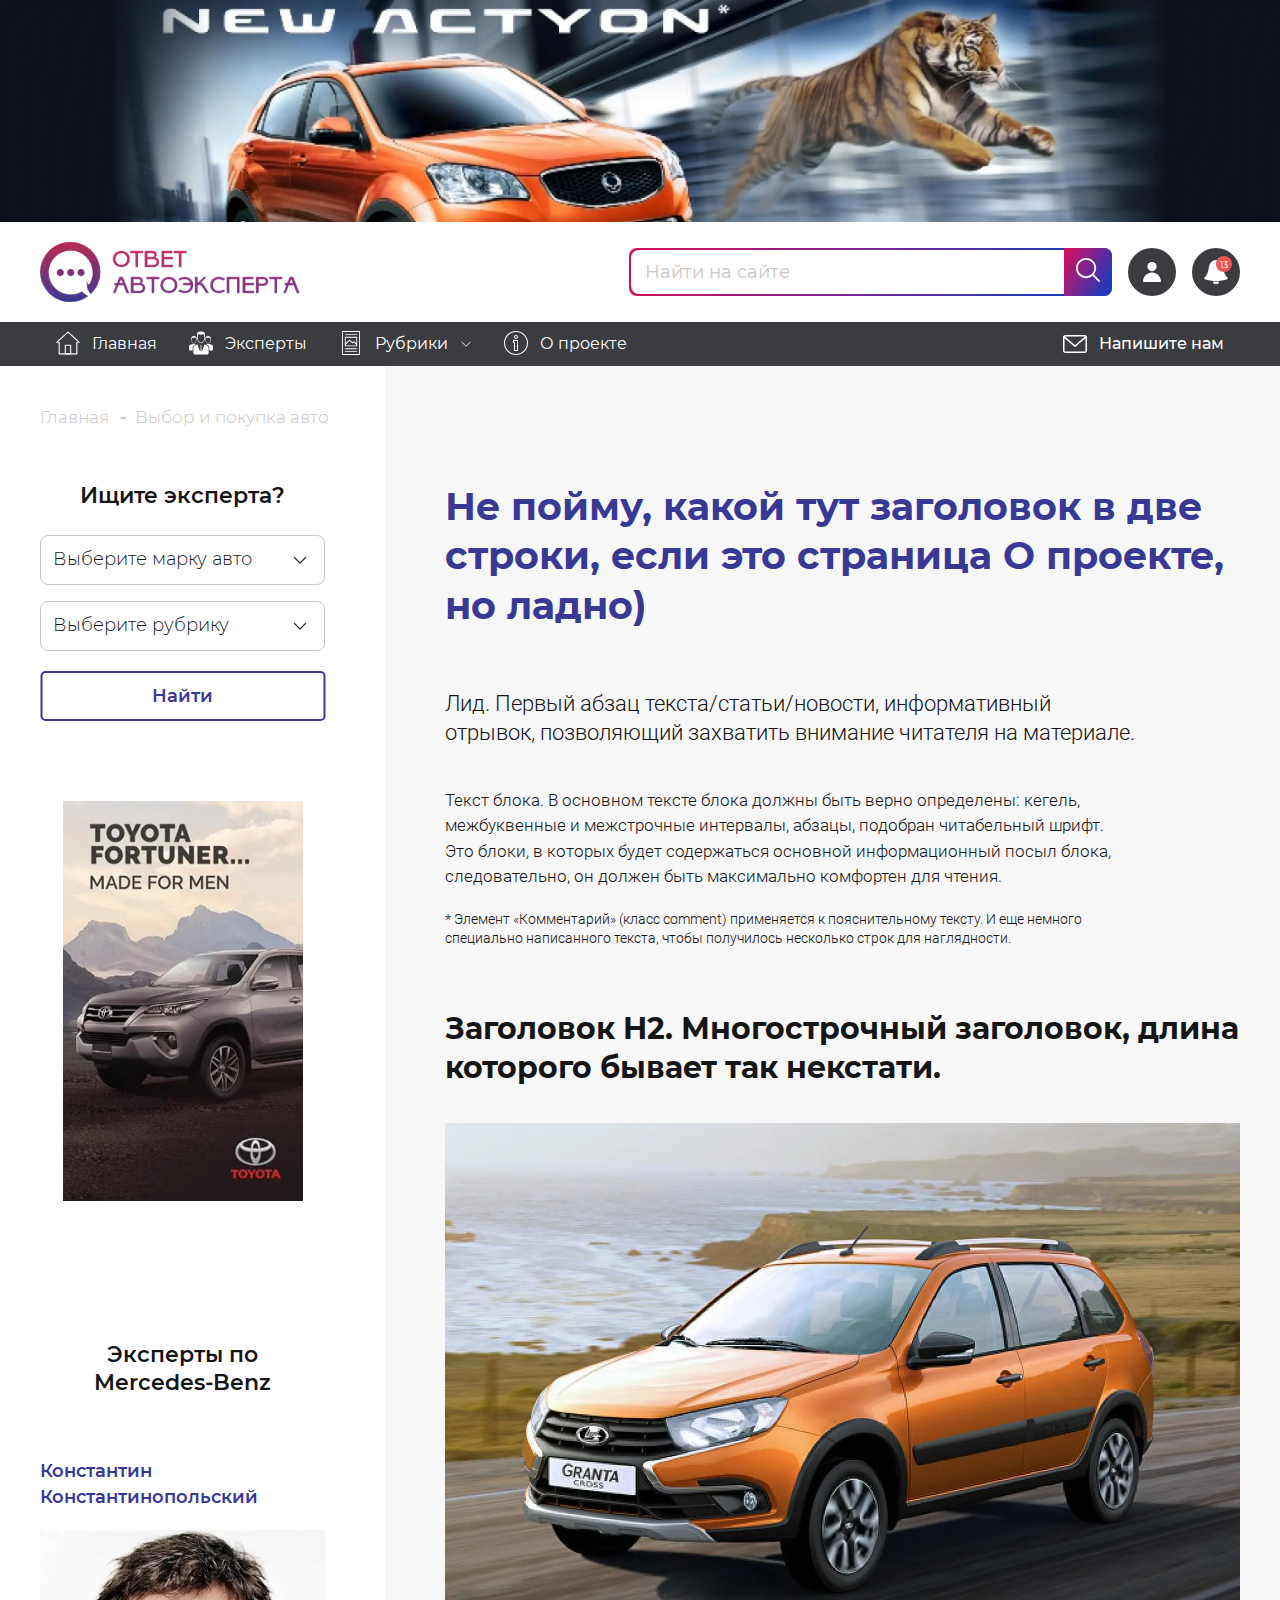
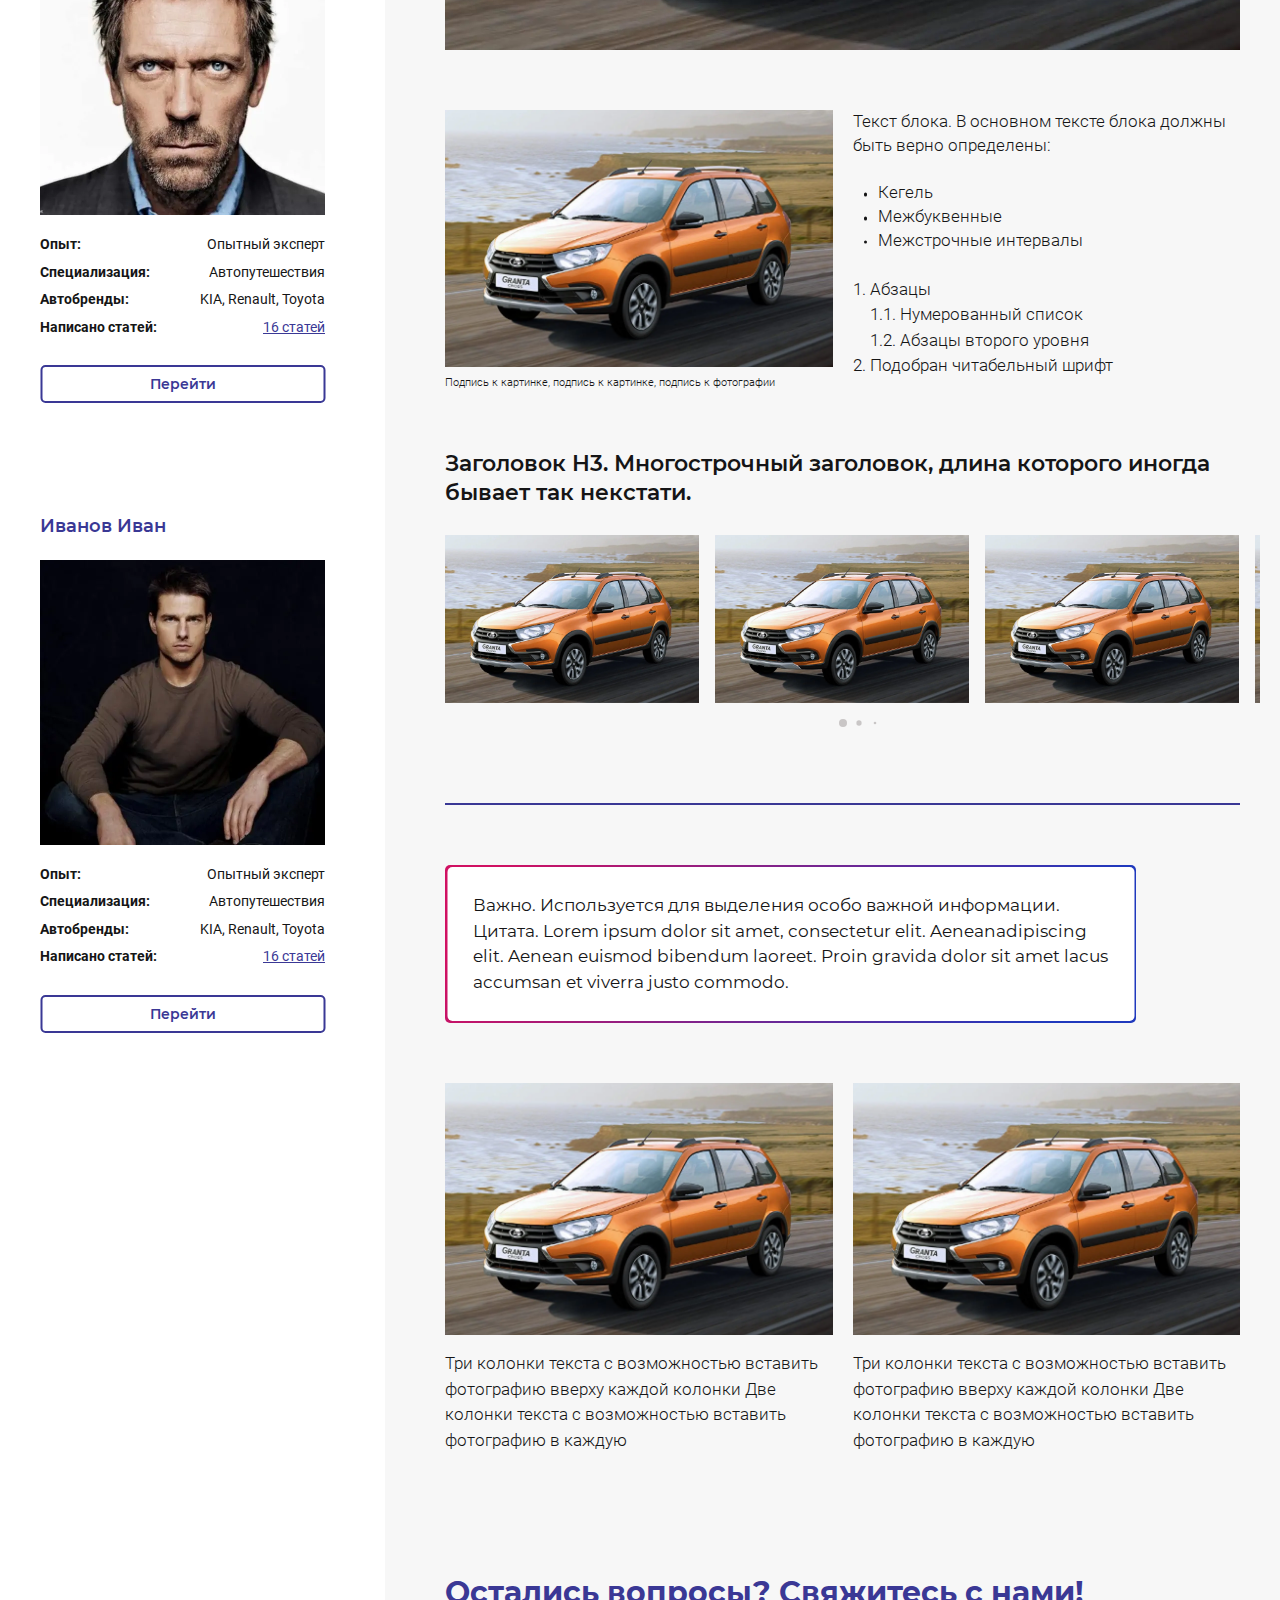
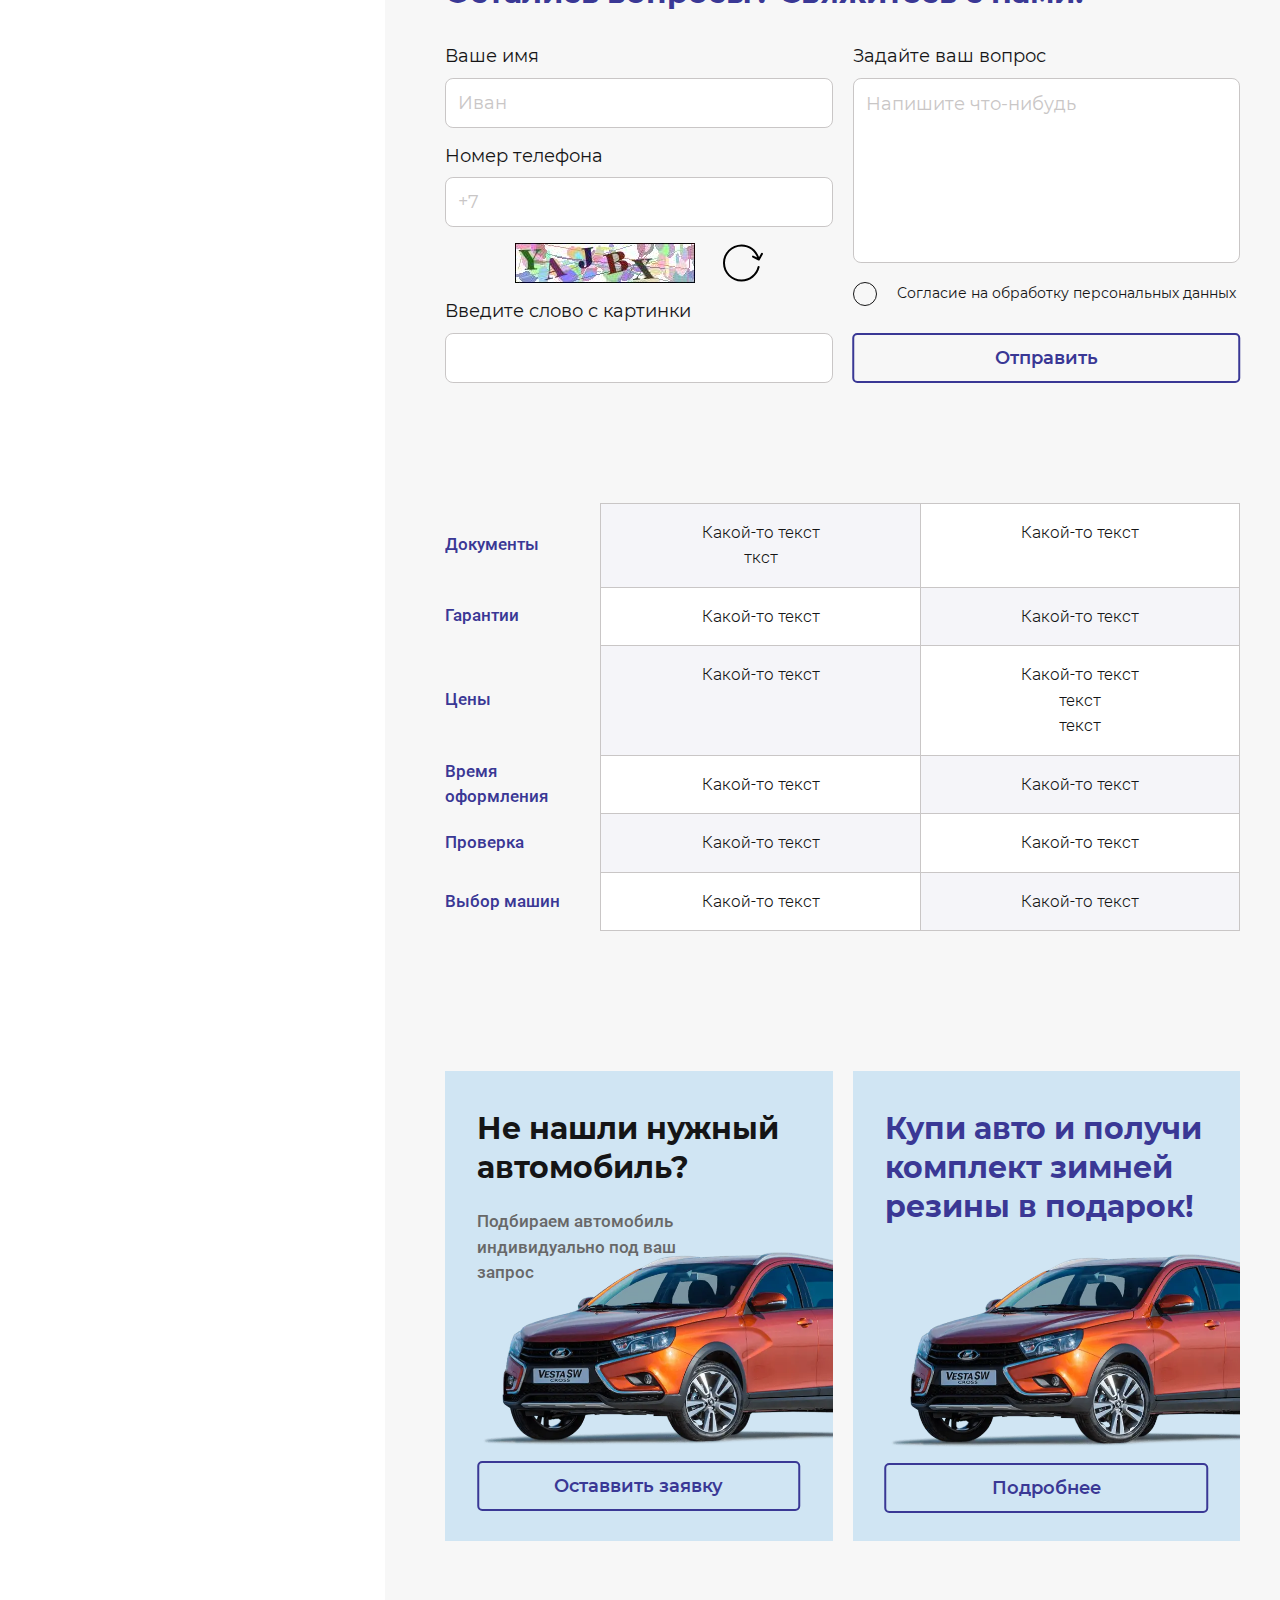
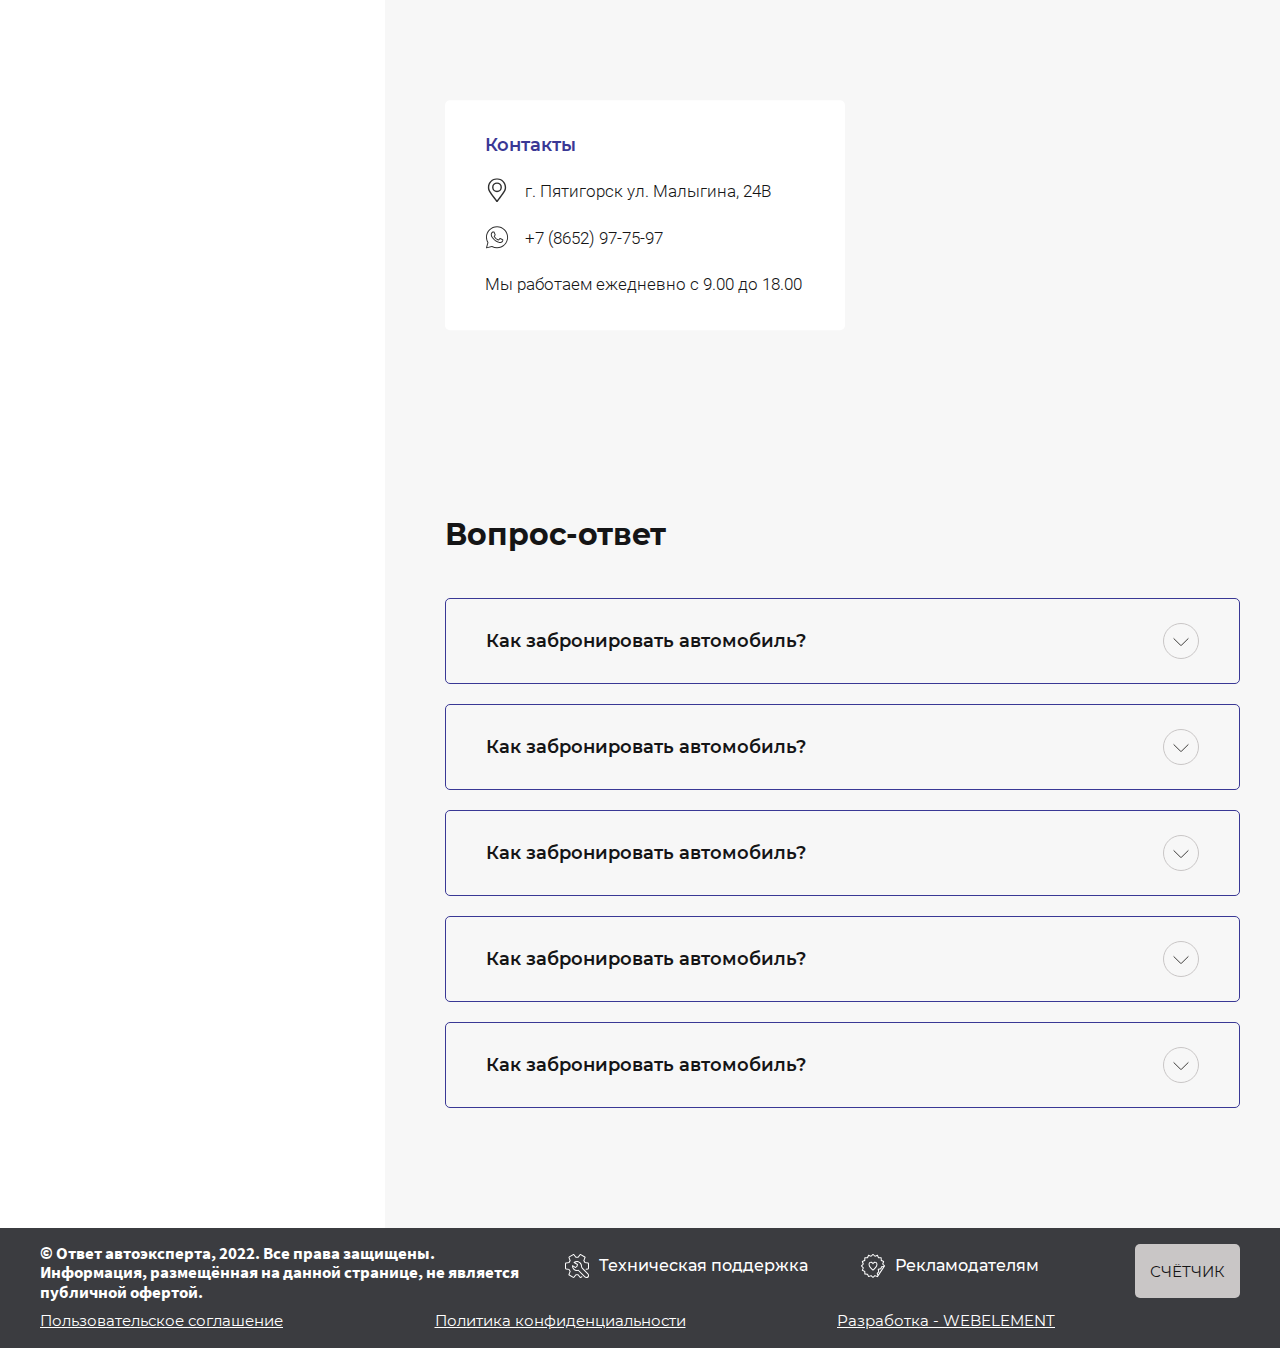
<file: about.html>
<!DOCTYPE html> <html lang="ru">

<head>
    <meta charset="UTF-8">
    <meta name="viewport" content="width=device-width, initial-scale=1.0">
    <meta name="description" content="">
    <meta name="keywords" content="">
    <link rel="stylesheet" href="css/libs.min.css">
    <link rel="stylesheet" href="css/style.min.css">
    <link rel="icon" href="img/favicon.ico">
    <script src="https://api-maps.yandex.ru/2.1/?lang=ru_RU&apikey=9133eb49-3a97-4b2d-90be-6b80a97a5036" type="text/javascript"></script>
    <title>О проекте</title>
</head>


<body class="page">
    <div class="wrapper">
        <a href="" class="banner">
    <picture>
        <source srcset="img/banner.webp" type="image/webp">
        <img width="1440" height="250" src="img/banner.jpg" alt="">
    </picture>
</a>

        <div class="banner2">
    <div class="text14 light-weight-text">
        Спецпредложение: купи авто по цене и получи дубликаты госномеров в подарок!
    </div>
</div>

        <header class="header _authorized">
            <div class="header-top">
    <div class="container">
        <div class="header-top__inner">
            <a href="#" class="header__logo">
                <img width="260" height="60" src="img/logo.png" alt="">
<!--                <img width="260" height="60" src="img/logoza-ru-vector.svg" alt="">-->
            </a>

            <div class="header-search">
                <fieldset class="fg fg-linear">
                    <input type="text" placeholder="Найти на сайте">
                    <span class="fg-linear__border"></span>
                </fieldset>
                <button class="header-search__btn">
                    <img width="24" height="24" src="img/search.svg" alt="">
                </button>

            </div>

            <div class="header__buttons">
                <button class="header__mob-btn">
                    <img width="44" height="44" src="img/email_Mob.svg" alt="">
                </button>
                <button class="_show-search header__mob-btn">
                    <img width="44" height="44" src="img/search_Mob.svg" alt="">
                </button>
                <button class="_show-menu header__mob-btn">
                    <img width="44" height="44" src="img/menu_Mob.svg" alt="">
                </button>
            </div>
        </div>
    </div>
</div>

<div class="menu">
    <div class="container">
        <button class="menu__close">
            <img width="24" height="24" src="img/close.svg" alt="">
        </button>
        <div class="menu__inner">
            <ul class="nav">
                <li class="nav__item">
                    <a href="#" class="nav__link">
                        <span class="nav__icon">
                            <svg width="24" height="24">
                                <use xlink:href="img/sprite.svg#mainIcon1"></use>
                            </svg>
                        </span>
                        <span>Главная</span>
                    </a>
                </li>
                <li class="nav__item">
                    <a href="#" class="nav__link">
                        <span class="nav__icon">
                            <svg class="fill-svg" width="24" height="24">
                                <use xlink:href="img/sprite.svg#mainIcon2"></use>
                            </svg>
                        </span>
                        <span>Эксперты</span>
                    </a>
                </li>
                <li class="nav__item">
                    <div class="nav__item-show">
                        <span class="nav__icon">
                            <svg class="fill-svg" width="24" height="24">
                                <use xlink:href="img/sprite.svg#mainIcon3"></use>
                            </svg>
                        </span>
                        <span>Рубрики</span>
                        <svg class="nav__arrow" width="14" height="8">
                            <use xlink:href="img/sprite.svg#arrowBottom"></use>
                        </svg>
                    </div>
                    <div class="nav__item-hidden">
                        <div class="nav__sublinks">
                            <a href="#" class="nav__sublink">
                                Выбор и покупка авто
                            </a>
                            <a href="#" class="nav__sublink">
                                Ремонт и обслуживание
                            </a>
                            <a href="#" class="nav__sublink">
                                Справочная информация
                            </a>
                            <a href="#" class="nav__sublink">
                                Автопутешествия и маршруты
                            </a>
                            <a href="#" class="nav__sublink">
                                Работа на авто
                            </a>
                            <a href="#" class="nav__sublink">
                                Права и вождение
                            </a>
                        </div>
                    </div>
                </li>
                <li class="nav__item">
                    <a href="#" class="nav__link">
                        <span class="nav__icon">
                            <svg class="fill-svg" width="24" height="24">
                                <use xlink:href="img/sprite.svg#mainIcon4"></use>
                            </svg>
                        </span>
                        <span>О проекте</span>
                    </a>
                </li>
            </ul>
            
            
            <div class="header-auth">
                <a href="#" class="header-auth__btn m-btn m-btn-black m-btn-icon">
                    <svg width="24" height="24">
                        <use xlink:href="img/sprite.svg#userIcon"></use>
                    </svg>
                    <span class="header-auth__title">
                        Профиль
                    </span>
                </a>
                <a href="#" class="header-auth__btn m-btn m-btn-black m-btn-icon">
                    <svg width="24" height="24">
                        <use xlink:href="img/sprite.svg#noteIcon"></use>
                    </svg>
                    <span class="header-auth__notification">
                        <span class="text9">
                            13
                        </span>
                    </span>
                </a>
            </div>
            
            <button type="button" class="menu__mail">
                <img src="img/email.svg" alt="">
                <span class="text16 medium-weight-text">
                    Напишите нам
                </span>
            </button>

            <form action="" class="menu-form">
    <div class="menu-form__title display3 semi-bold-text accent2-text">
        Ищите эксперта?
    </div>
    <div class="menu-form__fields">
        <fieldset class="fg m-select">
    
    <select>
        <option selected disabled hidden>
            Выберите марку авто
        </option>
        <option>
            марка 1
        </option>
        
        <option>
            марка 2
        </option>
        
    </select>
</fieldset>

        <fieldset class="fg m-select">
    
    <select>
        <option selected disabled hidden>
            Выберите рубрику
        </option>
        <option>
            рубрика 1
        </option>
        
        <option>
            рубрика 2
        </option>
        
    </select>
</fieldset>

    </div>
    <button class="menu-form__btn m-btn m-btn50 linear-btn">
        <span>Найти</span>
    </button>
</form>

        </div>
    </div>
</div>

        </header>
        <main class="content">

            <section class="blog">
                <div class="container">
                    <div class="breadcrumbs">
                        <a href="#" class="breadcrumbs__item">Главная</a>
                        <span class="breadcrumbs__item">Выбор и покупка авто</span>
                    </div>

                    <div class="blog__inner">
                        <div class="blog__sidebar blog__sidebar--mob-hide">
                            
<form action="" class="menu-form">
    <div class="menu-form__title display3 semi-bold-text accent2-text">
        Ищите эксперта?
    </div>
    <div class="menu-form__fields">
        <fieldset class="fg m-select">
    
    <select>
        <option selected disabled hidden>
            Выберите марку авто
        </option>
        <option>
            марка 1
        </option>
        
        <option>
            марка 2
        </option>
        
    </select>
</fieldset>

        <fieldset class="fg m-select">
    
    <select>
        <option selected disabled hidden>
            Выберите рубрику
        </option>
        <option>
            рубрика 1
        </option>
        
        <option>
            рубрика 2
        </option>
        
    </select>
</fieldset>

    </div>
    <button class="menu-form__btn m-btn m-btn50 linear-btn">
        <span>Найти</span>
    </button>
</form>

<a href="" class="blog-banner ">
    <picture>
        <source srcset="img/banner3.webp" type="image/webp">
        <img width="240" height="400" src="img/banner3.jpg" alt="">
    </picture>
</a>


<div class="experts">
    <h3 class="experts__title display3 semi-bold-text">
        Эксперты по <br>
        Mercedes-Benz
    </h3>
    <div class="experts__items">
        <div class="expert-card">
    <a href="#" class="expert-card__title text18 semi-bold-text accent2-text">
        Константин Константинопольский
    </a>
    <div class="expert-card__img">
        <picture>
            <source srcset="img/expert.webp" type="image/webp">
            <img width="285" height="285" src="img/expert.jpg" alt="">
        </picture>
    </div>
    <div class="expert-card__items">
        <div class="expert-card__item">
            <span class="expert-card__item-title">Опыт:</span>
            <span class="expert-card__item-desc">Опытный эксперт</span>
        </div>
        <div class="expert-card__item">
            <span class="expert-card__item-title">Специализация:</span>
            <span class="expert-card__item-desc">Автопутешествия</span>
        </div>
        <div class="expert-card__item">
            <span class="expert-card__item-title">Автобренды:</span>
            <span class="expert-card__item-desc">KIA, Renault, Toyota</span>
        </div>
        <div class="expert-card__item">
            <span class="expert-card__item-title">Написано статей:</span>
            <a href="#" class="expert-card__item-desc accent-link2">16 статей</a>
        </div>
    </div>
    <a href="#" class="expert-card__btn m-btn m-btn38 linear-btn">
        <span>Перейти</span>
    </a>
</div>

        <div class="expert-card">
    <a href="#" class="expert-card__title text18 semi-bold-text accent2-text">
        Иванов Иван
    </a>
    <div class="expert-card__img">
        <picture>
            <source srcset="img/expert2.webp" type="image/webp">
            <img width="285" height="285" src="img/expert2.jpg" alt="">
        </picture>
    </div>
    <div class="expert-card__items">
        <div class="expert-card__item">
            <span class="expert-card__item-title">Опыт:</span>
            <span class="expert-card__item-desc">Опытный эксперт</span>
        </div>
        <div class="expert-card__item">
            <span class="expert-card__item-title">Специализация:</span>
            <span class="expert-card__item-desc">Автопутешествия</span>
        </div>
        <div class="expert-card__item">
            <span class="expert-card__item-title">Автобренды:</span>
            <span class="expert-card__item-desc">KIA, Renault, Toyota</span>
        </div>
        <div class="expert-card__item">
            <span class="expert-card__item-title">Написано статей:</span>
            <a href="#" class="expert-card__item-desc accent-link2">16 статей</a>
        </div>
    </div>
    <a href="#" class="expert-card__btn m-btn m-btn38 linear-btn">
        <span>Перейти</span>
    </a>
</div>

    </div>
</div>


                        </div>
                        <div class="blog__content">
                            <div class="about">
                                <h1 class="about__title display1 accent2-text bold-text">
                                    Не пойму, какой тут заголовок в две строки, если это страница О проекте, но ладно)
                                </h1>
                                <div class="about__desc font2 light-weight-text article-width">
                                    <p class="display3">
                                        Лид. Первый абзац текста/статьи/новости, информативный отрывок, позволяющий захватить внимание читателя на материале.
                                    </p>
                                    <p class="text17">
                                        Текст блока. В основном тексте блока должны быть верно определены: кегель, межбуквенные и межстрочные интервалы, абзацы, подобран читабельный шрифт.
                                        Это блоки, в которых будет содержаться основной информационный посыл блока, следовательно, он должен быть максимально комфортен для чтения.
                                    </p>
                                    <p class="text14">
                                        * Элемент «Комментарий» (класс comment) применяется к пояснительному тексту. И еще немного специально написанного текста, чтобы получилось несколько строк для наглядности.
                                    </p>
                                </div>

                                <h2>
                                    Заголовок H2. Многострочный заголовок, длина которого бывает так некстати.
                                </h2>

                                <img class="about__img" width="792" height="525" src="img/car8.webp" alt="">

                                <div class="about__wrap article-chapter">
                                    <div class="about__left">
                                        <img src="img/car8.webp" alt="">
                                        <p>
                                            Подпись к картинке, подпись к картинке, подпись к фотографии
                                        </p>
                                    </div>
                                    <div class="about__right">
                                        <p>
                                            Текст блока. В основном тексте блока должны быть верно определены:
                                        </p>
                                        <ul>
                                            <li>Кегель</li>
                                            <li>Межбуквенные</li>
                                            <li>Межстрочные интервалы</li>
                                        </ul>
                                        <ol>
                                            <li>
                                                1. Абзацы
                                                <ol>
                                                    <li>1.1. Нумерованный список</li>
                                                    <li>1.2. Абзацы второго уровня</li>
                                                </ol>
                                            </li>
                                            <li>
                                                2. Подобран читабельный шрифт
                                            </li>
                                        </ol>
                                    </div>
                                </div>

                                <div class="about-slider">
                                    <h3>
                                        Заголовок H3. Многострочный заголовок, длина которого иногда бывает так некстати.
                                    </h3>
                                    <div class="swiper-container">
                                        <div class="swiper-wrapper">
                                            <div class="swiper-slide">
                                                <img width="254" height="167" src="img/car8.webp" alt="">
                                            </div>
                                            <div class="swiper-slide">
                                                <img width="254" height="167" src="img/car8.webp" alt="">
                                            </div>
                                            <div class="swiper-slide">
                                                <img width="254" height="167" src="img/car8.webp" alt="">
                                            </div>
                                            <div class="swiper-slide">
                                                <img width="254" height="167" src="img/car8.webp" alt="">
                                            </div>
                                        </div>
                                        <div class="swiper-pagination"></div>
                                    </div>
                                </div>

                                <blockquote>
                                    <p>Важно. Используется для выделения особо важной информации. Цитата. Lorem ipsum dolor sit amet, consectetur elit. Aeneanadipiscing elit. Aenean euismod bibendum laoreet. Proin gravida dolor sit amet lacus accumsan et viverra justo commodo.</p>
                                </blockquote>

                                <div class="about-car">
                                    <div class="about-car__group">
                                        <div class="about-car__img">
                                            <img width="386" height="257" src="img/car8.webp" alt="">
                                        </div>
                                        <p class="text17 font2 light-weight-text">
                                            Три колонки текста с возможностью вставить фотографию вверху каждой колонки
                                            Две колонки текста с возможностью вставить фотографию в каждую
                                        </p>
                                    </div>
                                    <div class="about-car__group">
                                        <div class="about-car__img">
                                            <img width="386" height="257" src="img/car8.webp" alt="">
                                        </div>
                                        <p class="text17 font2 light-weight-text">
                                            Три колонки текста с возможностью вставить фотографию вверху каждой колонки
                                            Две колонки текста с возможностью вставить фотографию в каждую
                                        </p>
                                    </div>
                                </div>
                            </div>

                            <form action="" class="about-form">
                                <div class="display2 bold-text accent2-text">
                                    Остались вопросы? Свяжитесь с нами!
                                </div>
                                <div class="about-form__grid">
                                    <div class="about-form__col">
                                        <fieldset class="fg ">
    
    
    <label>
        Ваше имя
    </label>
    <input  type="text" placeholder="Иван">
    <div class="fg__error-text">
        <div class="text14 red-text">
            
        </div>
    </div>
    
</fieldset>

                                        <fieldset class="fg ">
    
    
    <label>
        Номер телефона
    </label>
    <input  type="tel" placeholder="+7             ">
    <div class="fg__error-text">
        <div class="text14 red-text">
            
        </div>
    </div>
    
</fieldset>

                                        <div class="captcha">
                                            <img src="img/captcha.png" alt="">
                                            <button class="captcha__btn">
                                                <img src="img/reload.svg" alt="">
                                            </button>
                                        </div>
                                        <fieldset class="fg ">
    
    
    <label>
        Введите слово с картинки
    </label>
    <input  type="text" placeholder="">
    <div class="fg__error-text">
        <div class="text14 red-text">
            
        </div>
    </div>
    
</fieldset>

                                    </div>
                                    <div class="about-form__col">
                                        <fieldset class="fg ">
    
    <label>
        Задайте ваш вопрос
    </label>
    <textarea placeholder="Напишите что-нибудь"></textarea>
    <div class="fg__error-text">
        <div class="text14 red-text">
            
        </div>
    </div>
    
</fieldset>

                                        <div class="m-radio ">
    <input  type="checkbox">
    <label>
        <span class="text14">
            Согласие на обработку персональных данных
        </span>
    </label>
</div>

                                        <button class="about-form__btn m-btn m-btn50 linear-btn">
                                            <span>Отправить</span>
                                        </button>
                                    </div>
                                </div>
                            </form>

                            <div class="about-table">
                                <div class="about-table__row font2 light-weight-text">
    <div class="about-table__col">
        <div class="text17 medium-weight-text accent2-text">
            Документы
        </div>
    </div>
    <div class="about-table__col2">
        <div class="text17">
            Какой-то текст <br>ткст
        </div>
    </div>
    <div class="about-table__col2">
        <div class="text17">
            Какой-то текст
        </div>
    </div>
</div>

                                <div class="about-table__row font2 light-weight-text">
    <div class="about-table__col">
        <div class="text17 medium-weight-text accent2-text">
            Гарантии
        </div>
    </div>
    <div class="about-table__col2">
        <div class="text17">
            Какой-то текст
        </div>
    </div>
    <div class="about-table__col2">
        <div class="text17">
            Какой-то текст
        </div>
    </div>
</div>

                                <div class="about-table__row font2 light-weight-text">
    <div class="about-table__col">
        <div class="text17 medium-weight-text accent2-text">
            Цены
        </div>
    </div>
    <div class="about-table__col2">
        <div class="text17">
            Какой-то текст
        </div>
    </div>
    <div class="about-table__col2">
        <div class="text17">
            Какой-то текст <br>текст <br> текст
        </div>
    </div>
</div>

                                <div class="about-table__row font2 light-weight-text">
    <div class="about-table__col">
        <div class="text17 medium-weight-text accent2-text">
            Время оформления
        </div>
    </div>
    <div class="about-table__col2">
        <div class="text17">
            Какой-то текст
        </div>
    </div>
    <div class="about-table__col2">
        <div class="text17">
            Какой-то текст
        </div>
    </div>
</div>

                                <div class="about-table__row font2 light-weight-text">
    <div class="about-table__col">
        <div class="text17 medium-weight-text accent2-text">
            Проверка
        </div>
    </div>
    <div class="about-table__col2">
        <div class="text17">
            Какой-то текст
        </div>
    </div>
    <div class="about-table__col2">
        <div class="text17">
            Какой-то текст
        </div>
    </div>
</div>

                                <div class="about-table__row font2 light-weight-text">
    <div class="about-table__col">
        <div class="text17 medium-weight-text accent2-text">
            Выбор машин
        </div>
    </div>
    <div class="about-table__col2">
        <div class="text17">
            Какой-то текст
        </div>
    </div>
    <div class="about-table__col2">
        <div class="text17">
            Какой-то текст
        </div>
    </div>
</div>

                            </div>

                            <div class="about-hints">
                                <div class="about-hint">
    <div class=" bold-text display2">
        Не нашли нужный автомобиль?
    </div>
    
    <div class="about-hint__desc">
        <span class="text17 grey-text font2 medium-weight-text">
            Подбираем автомобиль индивидуально под ваш запрос
        </span>
    </div>
    <div class="about-hint__img">
        <picture>
            <source srcset="img/car9.webp" type="image/webp">
            <img width="386" height="219" src="img/car9.png" alt="">
        </picture>
    </div>
    <button class="about-hint__btn m-btn m-btn50 linear-btn">
        <span>Оставвить заявку</span>
    </button>
</div>

                                <div class="about-hint">
    <div class="accent2-text bold-text display2">
        Купи авто и получи комплект зимней резины в подарок!
    </div>
    
    <div class="about-hint__img">
        <picture>
            <source srcset="img/car9.webp" type="image/webp">
            <img width="386" height="219" src="img/car9.png" alt="">
        </picture>
    </div>
    <button class="about-hint__btn m-btn m-btn50 linear-btn">
        <span>Подробнее</span>
    </button>
</div>

                            </div>

                            <div class="contacts">
                                <div class="contacts__wrap">
                                    <div class="text18 accent2-text semi-bold-text">
                                        Контакты
                                    </div>
                                    <div class="contacts__items font2 light-weight-text">
                                        <div class="contacts__item">
                                            <span class="contacts__icon">
                                                <img src="img/contact-icon.svg" alt="">
                                            </span>
                                            <span class="text17">
                                                г. Пятигорск ул. Малыгина, 24В
                                            </span>
                                        </div>
                                        <a href="tel:+78652977597" class="contacts__item">
                                            <span class="contacts__icon">
                                                <img src="img/contact-icon2.svg" alt="">
                                            </span>
                                            <span class="text17">
                                                +7 (8652) 97-75-97
                                            </span>
                                        </a>
                                    </div>
                                    <div class="contacts__hint">
                                        <span class="text17 font2 light-weight-text">
                                            Мы работаем ежедневно с 9.00 до 18.00
                                        </span>
                                    </div>
                                </div>
                                <div class="map__wrap">
                                    <script type="text/javascript">
    function map(){
        ymaps.ready(init);

        function init() {
            var myMap = new ymaps.Map("map", {
                center: [55.771651, 37.584478],
                zoom: 15
            });

            var myPlacemark = new ymaps.Placemark([55.771651, 37.584478], null, {
                iconLayout: 'default#image',
                iconImageHref: "img/pin.svg",
                iconImageSize: [30, 30],
                // iconImageOffset: [-15, -44]
            });
            myMap.geoObjects.add(myPlacemark);
            myMap.behaviors.disable('scrollZoom');

        }
    }

    setTimeout(()=>{
        map()
    },5000)


</script>
<div id="map" class="map">

</div>

                                </div>
                            </div>

                            <div class="qa">
                                <h2 class="display2 bold-text">
                                    Вопрос-ответ
                                </h2>
                                <div class="qa__items">
                                    <div class="qa-card">
    <div class="qa-card__show">
        <div class="qa-card__title text18 semi-bold-text">
            Как забронировать автомобиль?
        </div>
        <button class="qa-card__btn">
            <img width="16" height="16" src="img/arrow-down2.svg" alt="">
        </button>
    </div>
    <div class="qa-card__hidden">
        <div class="qa-card__text text17 font2 light-weight-text">
            <p>Lorem ipsum dolor sit amet, consectetur elit. Aeneanadipiscing elit. Aenean euismod bibendum laoreet. Proin gravida dolor sit amet lacus accumsan et viverra justo commodo.</p>
            <p>Lorem ipsum dolor sit amet, consectetur elit. Aeneanadipiscing elit. Aenean euismod bibendum laoreet. Proin gravida dolor sit amet lacus accumsan et viverra justo commodo.</p>
        </div>
    </div>
</div>

                                    <div class="qa-card">
    <div class="qa-card__show">
        <div class="qa-card__title text18 semi-bold-text">
            Как забронировать автомобиль?
        </div>
        <button class="qa-card__btn">
            <img width="16" height="16" src="img/arrow-down2.svg" alt="">
        </button>
    </div>
    <div class="qa-card__hidden">
        <div class="qa-card__text text17 font2 light-weight-text">
            <p>Lorem ipsum dolor sit amet, consectetur elit. Aeneanadipiscing elit. Aenean euismod bibendum laoreet. Proin gravida dolor sit amet lacus accumsan et viverra justo commodo.</p>
            <p>Lorem ipsum dolor sit amet, consectetur elit. Aeneanadipiscing elit. Aenean euismod bibendum laoreet. Proin gravida dolor sit amet lacus accumsan et viverra justo commodo.</p>
        </div>
    </div>
</div>

                                    <div class="qa-card">
    <div class="qa-card__show">
        <div class="qa-card__title text18 semi-bold-text">
            Как забронировать автомобиль?
        </div>
        <button class="qa-card__btn">
            <img width="16" height="16" src="img/arrow-down2.svg" alt="">
        </button>
    </div>
    <div class="qa-card__hidden">
        <div class="qa-card__text text17 font2 light-weight-text">
            <p>Lorem ipsum dolor sit amet, consectetur elit. Aeneanadipiscing elit. Aenean euismod bibendum laoreet. Proin gravida dolor sit amet lacus accumsan et viverra justo commodo.</p>
            <p>Lorem ipsum dolor sit amet, consectetur elit. Aeneanadipiscing elit. Aenean euismod bibendum laoreet. Proin gravida dolor sit amet lacus accumsan et viverra justo commodo.</p>
        </div>
    </div>
</div>

                                    <div class="qa-card">
    <div class="qa-card__show">
        <div class="qa-card__title text18 semi-bold-text">
            Как забронировать автомобиль?
        </div>
        <button class="qa-card__btn">
            <img width="16" height="16" src="img/arrow-down2.svg" alt="">
        </button>
    </div>
    <div class="qa-card__hidden">
        <div class="qa-card__text text17 font2 light-weight-text">
            <p>Lorem ipsum dolor sit amet, consectetur elit. Aeneanadipiscing elit. Aenean euismod bibendum laoreet. Proin gravida dolor sit amet lacus accumsan et viverra justo commodo.</p>
            <p>Lorem ipsum dolor sit amet, consectetur elit. Aeneanadipiscing elit. Aenean euismod bibendum laoreet. Proin gravida dolor sit amet lacus accumsan et viverra justo commodo.</p>
        </div>
    </div>
</div>

                                    <div class="qa-card">
    <div class="qa-card__show">
        <div class="qa-card__title text18 semi-bold-text">
            Как забронировать автомобиль?
        </div>
        <button class="qa-card__btn">
            <img width="16" height="16" src="img/arrow-down2.svg" alt="">
        </button>
    </div>
    <div class="qa-card__hidden">
        <div class="qa-card__text text17 font2 light-weight-text">
            <p>Lorem ipsum dolor sit amet, consectetur elit. Aeneanadipiscing elit. Aenean euismod bibendum laoreet. Proin gravida dolor sit amet lacus accumsan et viverra justo commodo.</p>
            <p>Lorem ipsum dolor sit amet, consectetur elit. Aeneanadipiscing elit. Aenean euismod bibendum laoreet. Proin gravida dolor sit amet lacus accumsan et viverra justo commodo.</p>
        </div>
    </div>
</div>

                                </div>
                            </div>
                        </div>
                    </div>
                </div>
            </section>

        </main>
        <footer class="footer">
            <div class="container">
    <div class="footer__inner">
        <div class="footer__top">
            <div class="footer__c">
                <div class="text17 mob-text15 bold-text">
                    © Ответ автоэксперта, 2022. Все права защищены. Информация, размещённая на данной странице, не является публичной офертой.
                </div>
            </div>
            <a href="" class="footer__link m-btn">
                <img src="img/settings.svg" alt="">
                <span>Техническая поддержка</span>
            </a>
            <a href="" class="footer__link m-btn">
                <img src="img/sticker.svg" alt="">
                <span>Рекламодателям</span>
            </a>
        </div>
        <div class="footer__bottom">
            <div class="footer__links2">
                <a href="" class="footer__link2">Пользовательское соглашение</a>
                <a href="" class="footer__link2">Политика конфиденциальности</a>
                <a href="" class="footer__link2">Разработка - WEBELEMENT</a>
            </div>
            <button class="footer__btn m-btn m-btn-light-gray">
                <span class="text15">
                    СЧЁТЧИК
                </span>
            </button>
        </div>
    </div>
</div>

<button class="scroll-up m-btn">
        <svg width="44" height="44" viewBox="0 0 44 44" fill="none" xmlns="http://www.w3.org/2000/svg">
            <g clip-path="url(#clip0_90_4145)">
                <path d="M21.9999 0.290039C10.0221 0.290039 0.289734 10.0242 0.289734 22.0002C0.289734 33.9771 10.0239 43.7103 21.9999 43.7103C33.9768 43.7103 43.71 33.9762 43.71 22.0002C43.71 10.0233 33.9759 0.290039 21.9999 0.290039ZM21.9999 1.13168C33.501 1.13168 42.8685 10.4991 42.8685 22.0002C42.8685 33.5014 33.501 42.8688 21.9999 42.8688C10.4988 42.8688 1.13132 33.5014 1.13132 22.0002C1.13132 10.4991 10.4988 1.13168 21.9999 1.13168ZM22.0214 11.8514C21.9163 11.8514 21.8116 11.8896 21.7243 11.9766L15.4274 18.2736C15.2521 18.4489 15.2521 18.691 15.4274 18.8649L15.4379 18.8755C15.5692 19.0126 15.8325 19.0269 16.003 18.8564L16.208 18.6514H16.2104L21.5821 13.2772V31.7249C21.5821 31.9681 21.7656 32.1505 22.0101 32.1505C22.2546 32.1505 22.4357 31.9704 22.4357 31.7249V13.2877L28.0128 18.8648C28.1011 18.9531 28.2 18.9899 28.3156 18.9899C28.4312 18.9899 28.5253 18.9541 28.616 18.8648C28.7913 18.6895 28.7913 18.4474 28.616 18.2735L22.3191 11.9765C22.2321 11.8895 22.1271 11.8513 22.022 11.8513L22.0214 11.8514Z" fill="url(#paint0_linear_90_4145)"/>
            </g>
            <defs>
                <linearGradient id="paint0_linear_90_4145" x1="8.9738" y1="-7.30852" x2="50.7108" y2="15.4771" gradientUnits="userSpaceOnUse">
                    <stop class="stop1" stop-color="#D01162"/>
                    <stop class="stop2"  offset="1" stop-color="#2039BD"/>
                </linearGradient>
                <clipPath id="clip0_90_4145">
                    <rect width="44" height="44" fill="white"/>
                </clipPath>
            </defs>
        </svg>
</button>

        </footer>
    </div>

    <script src="js/libs.min.js"></script>
<script src="js/main.min.js"></script>

</body>

</html>
</file>
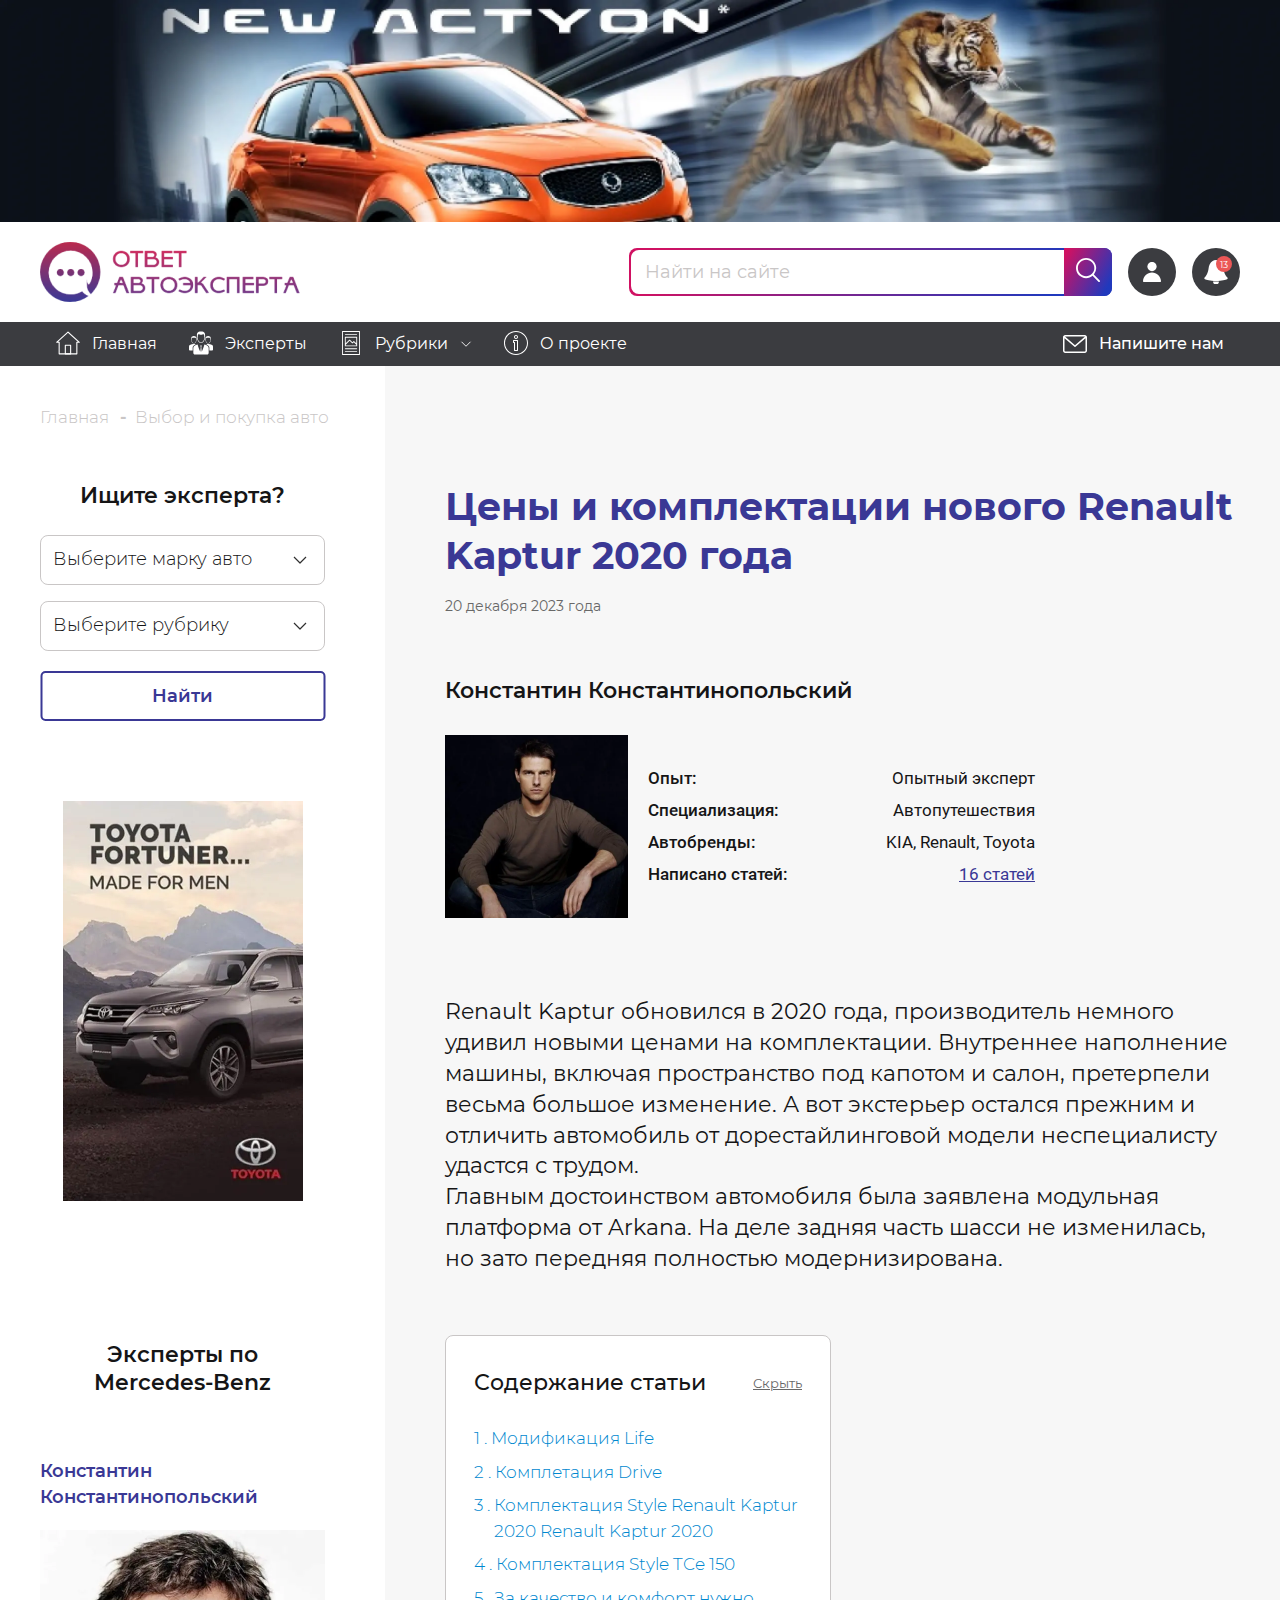
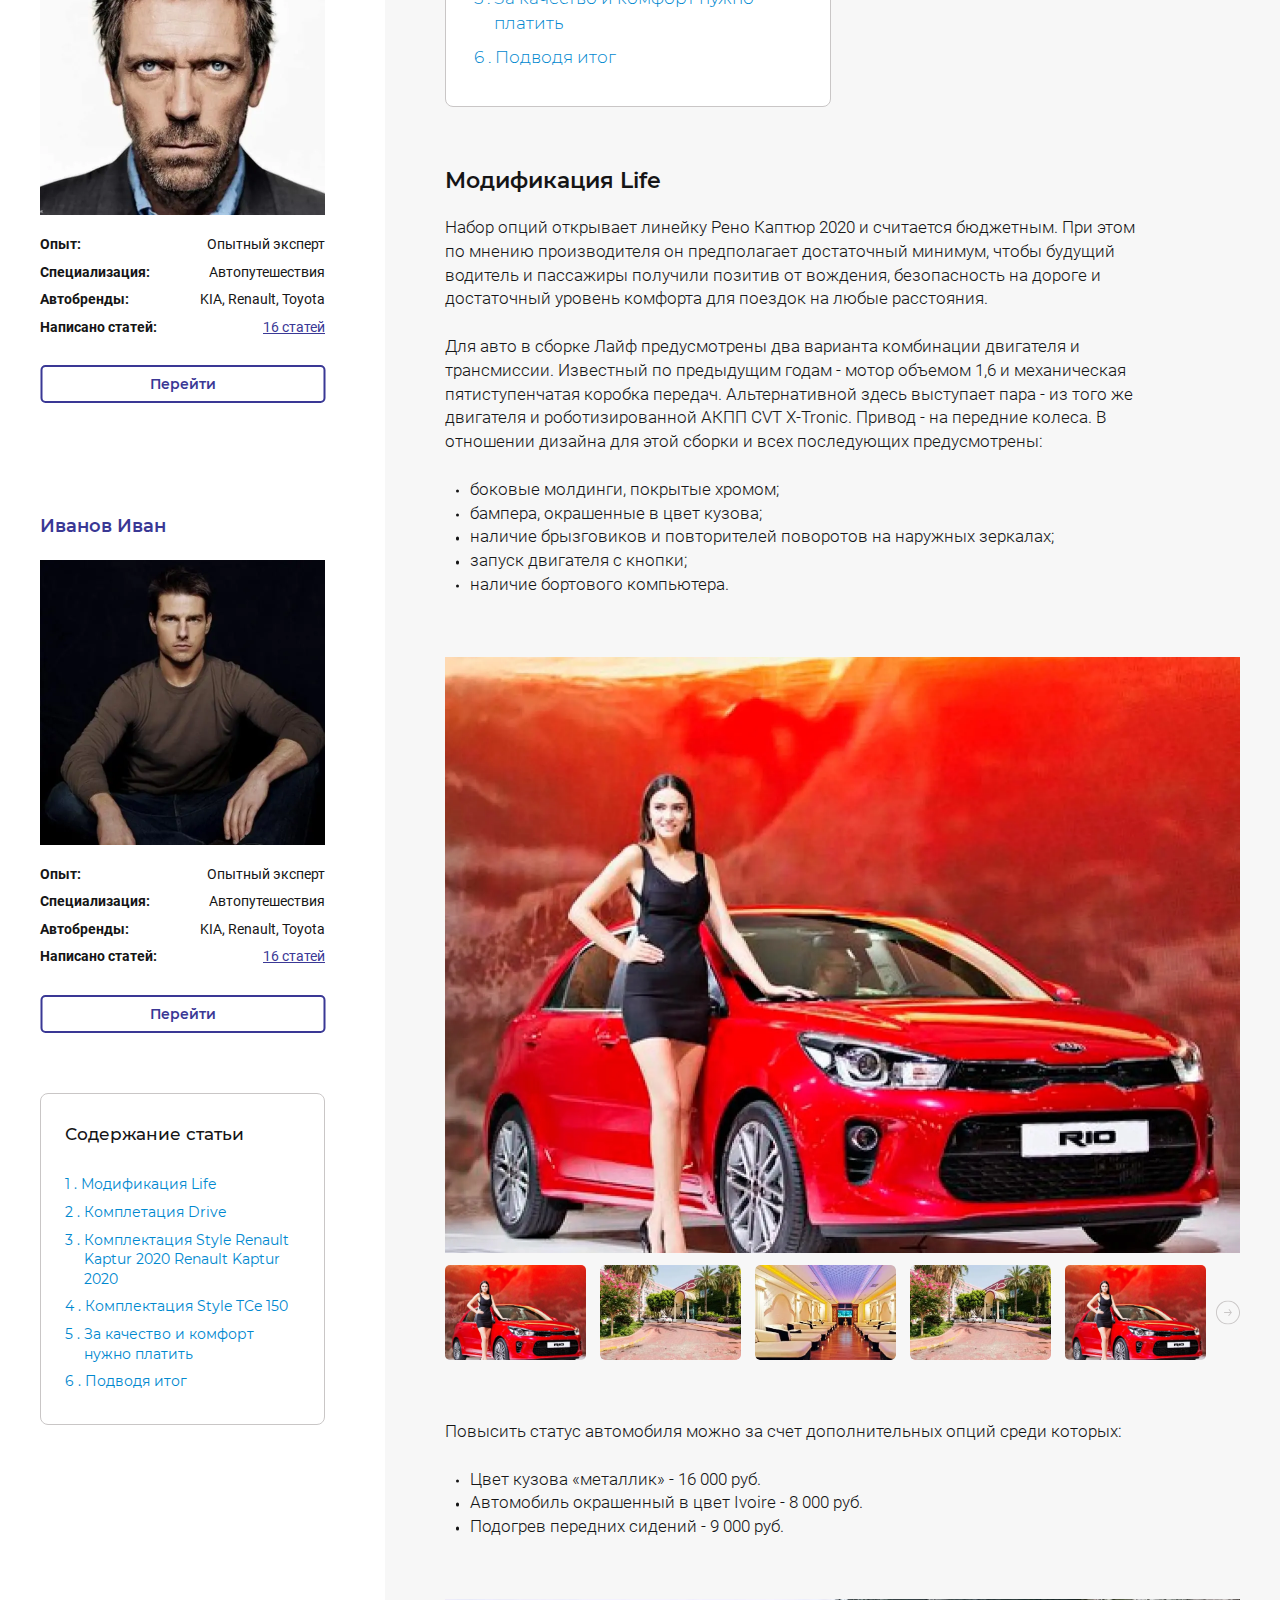
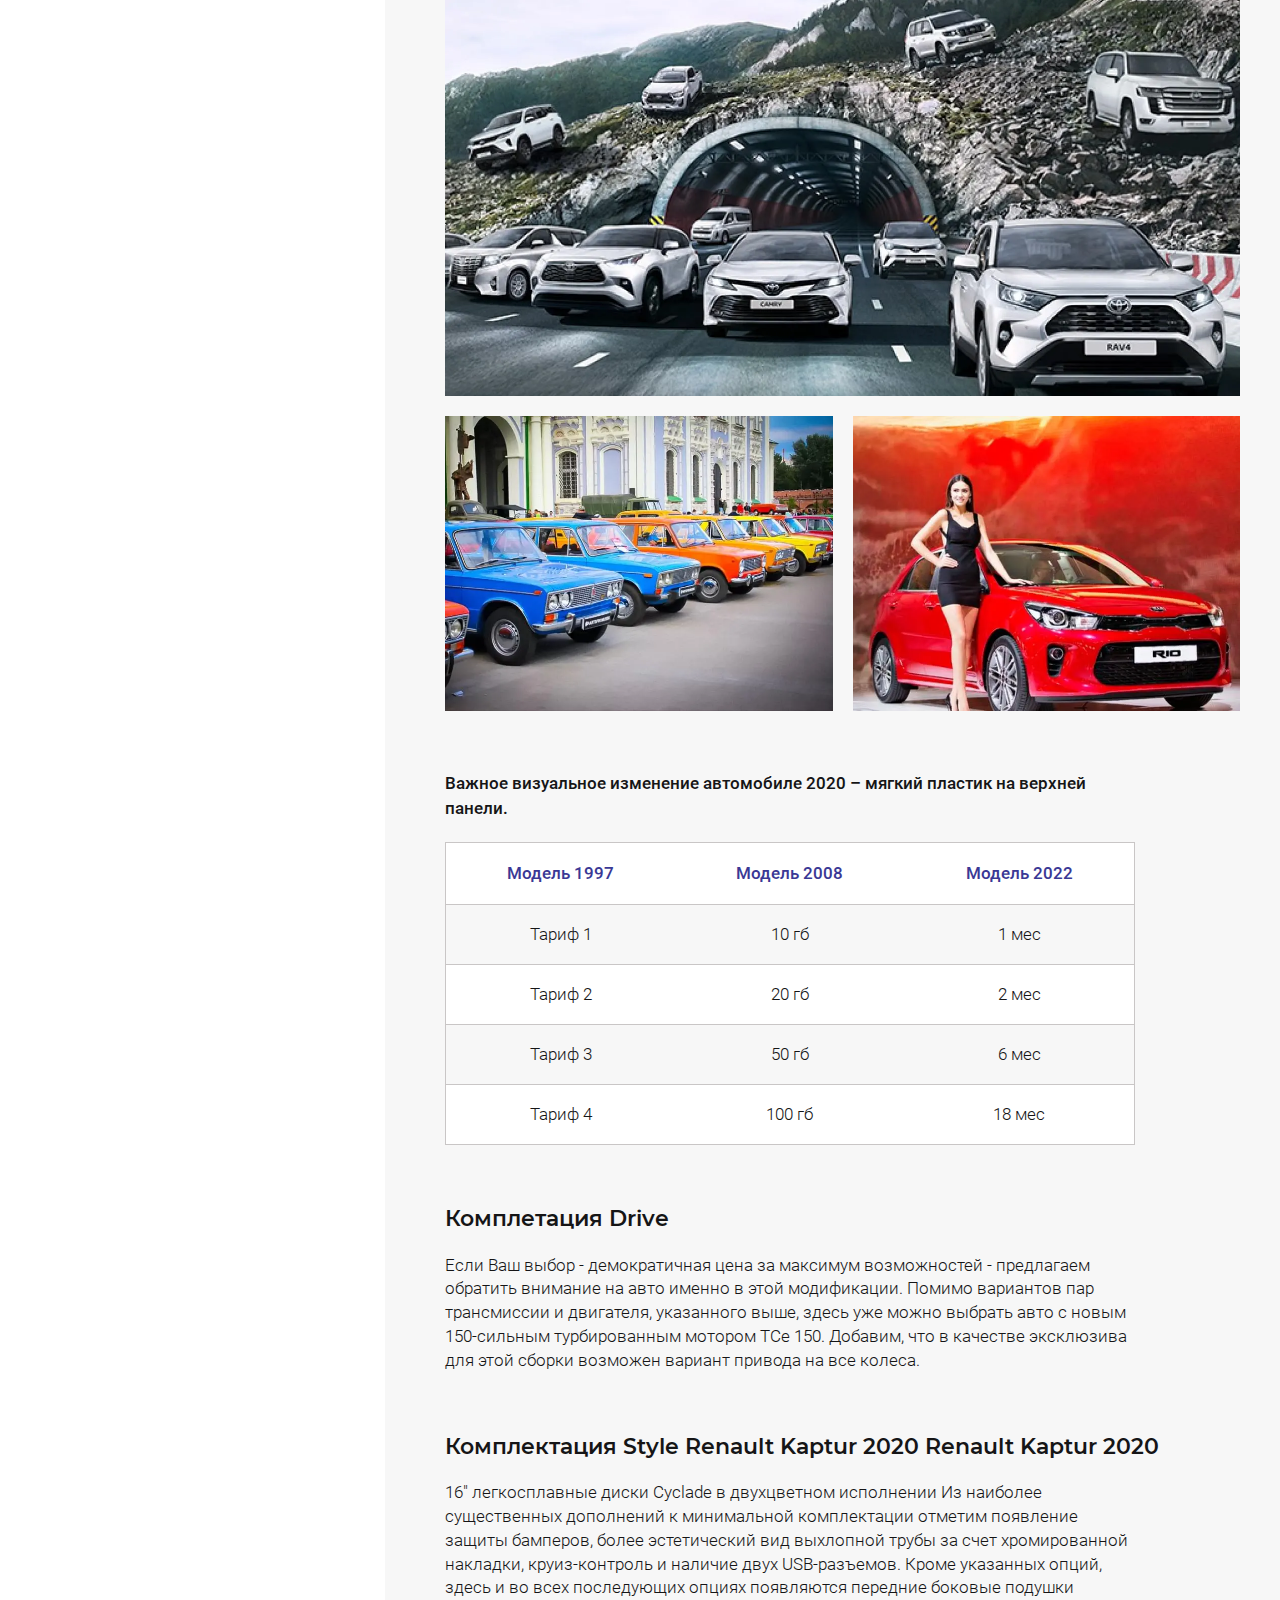
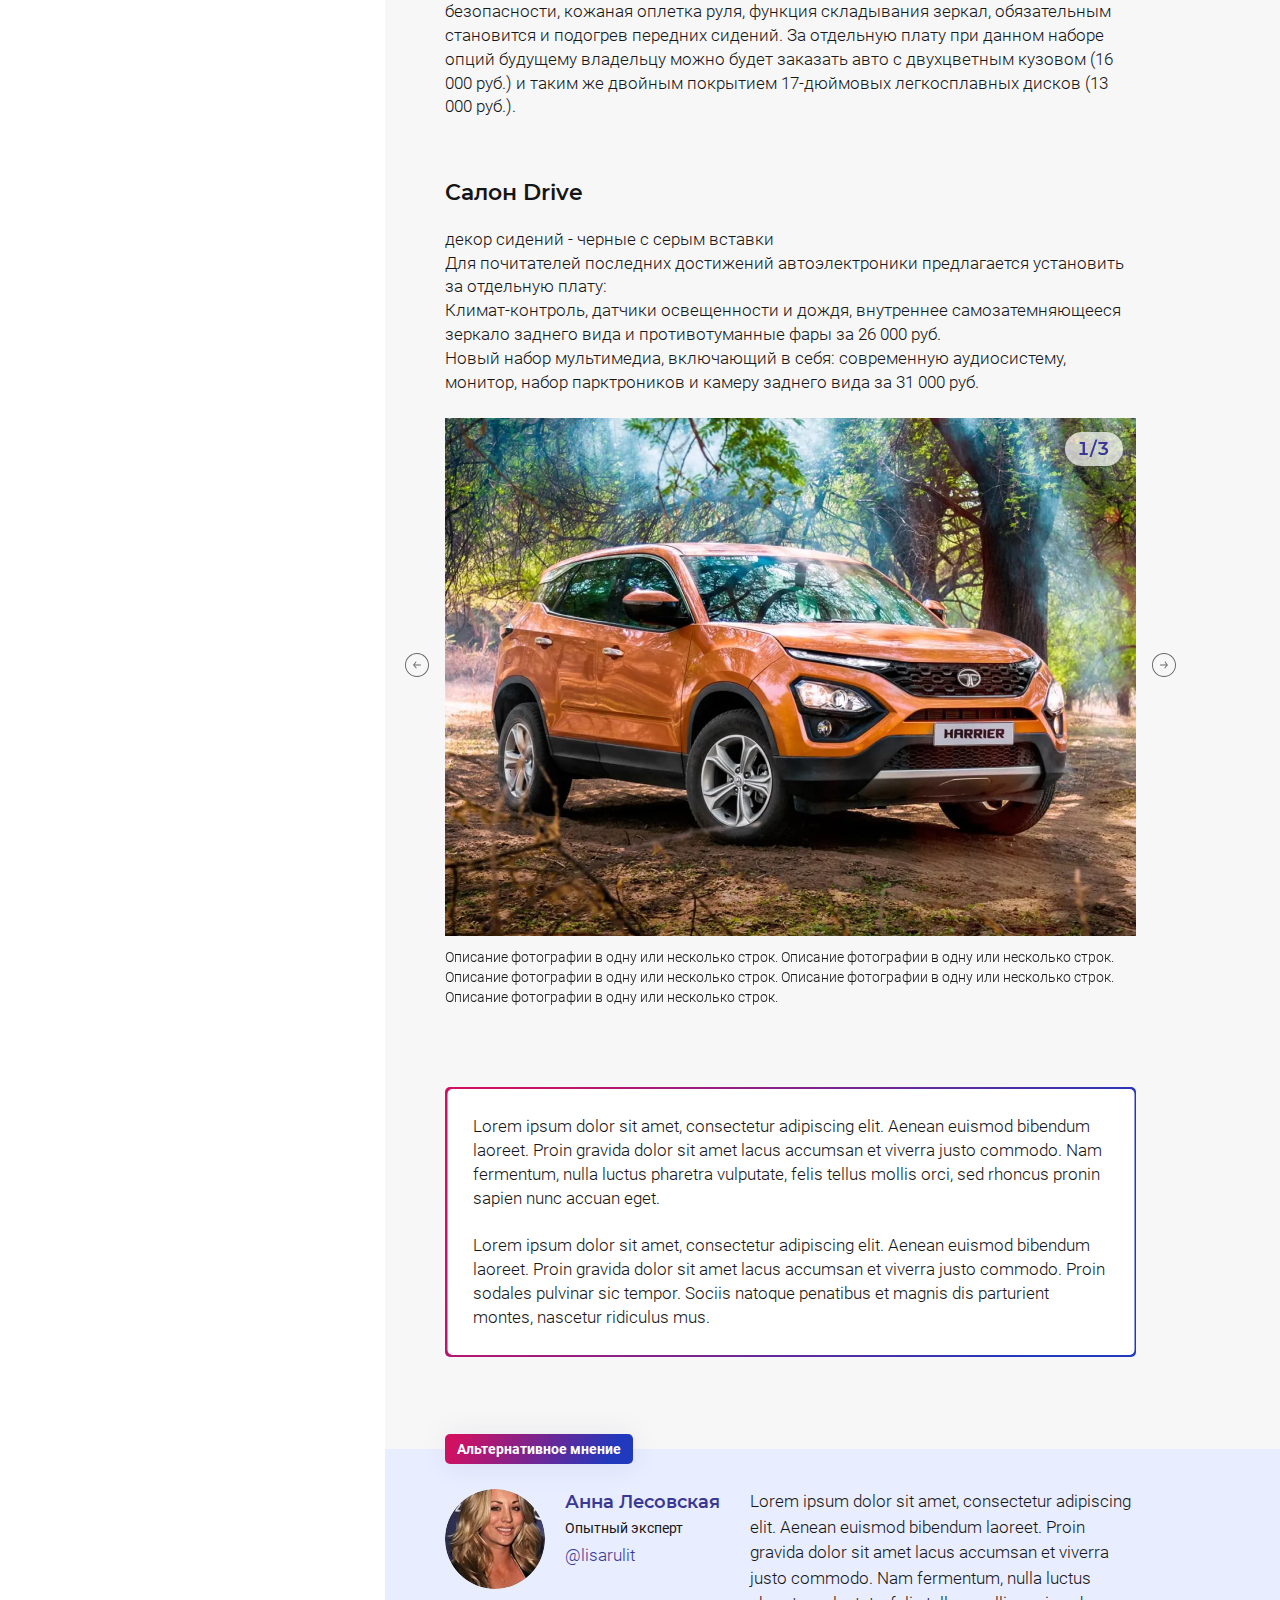
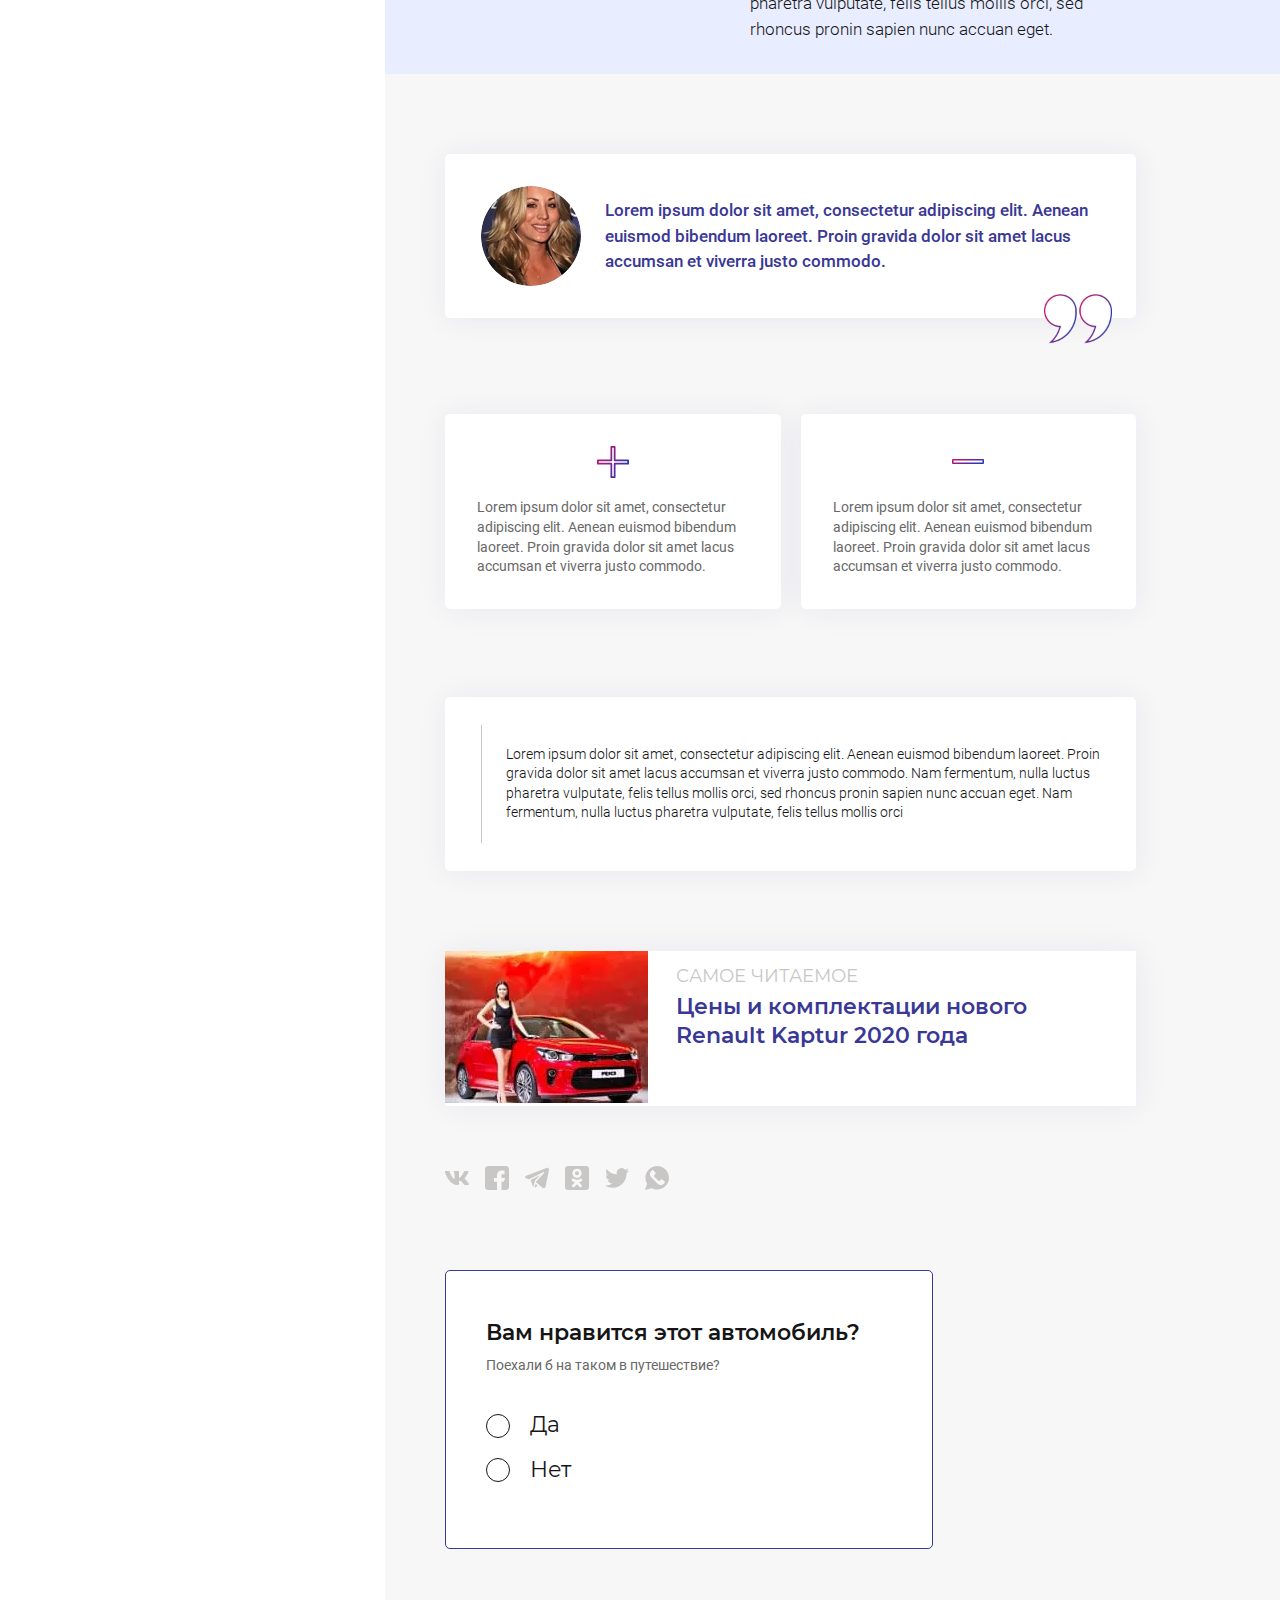
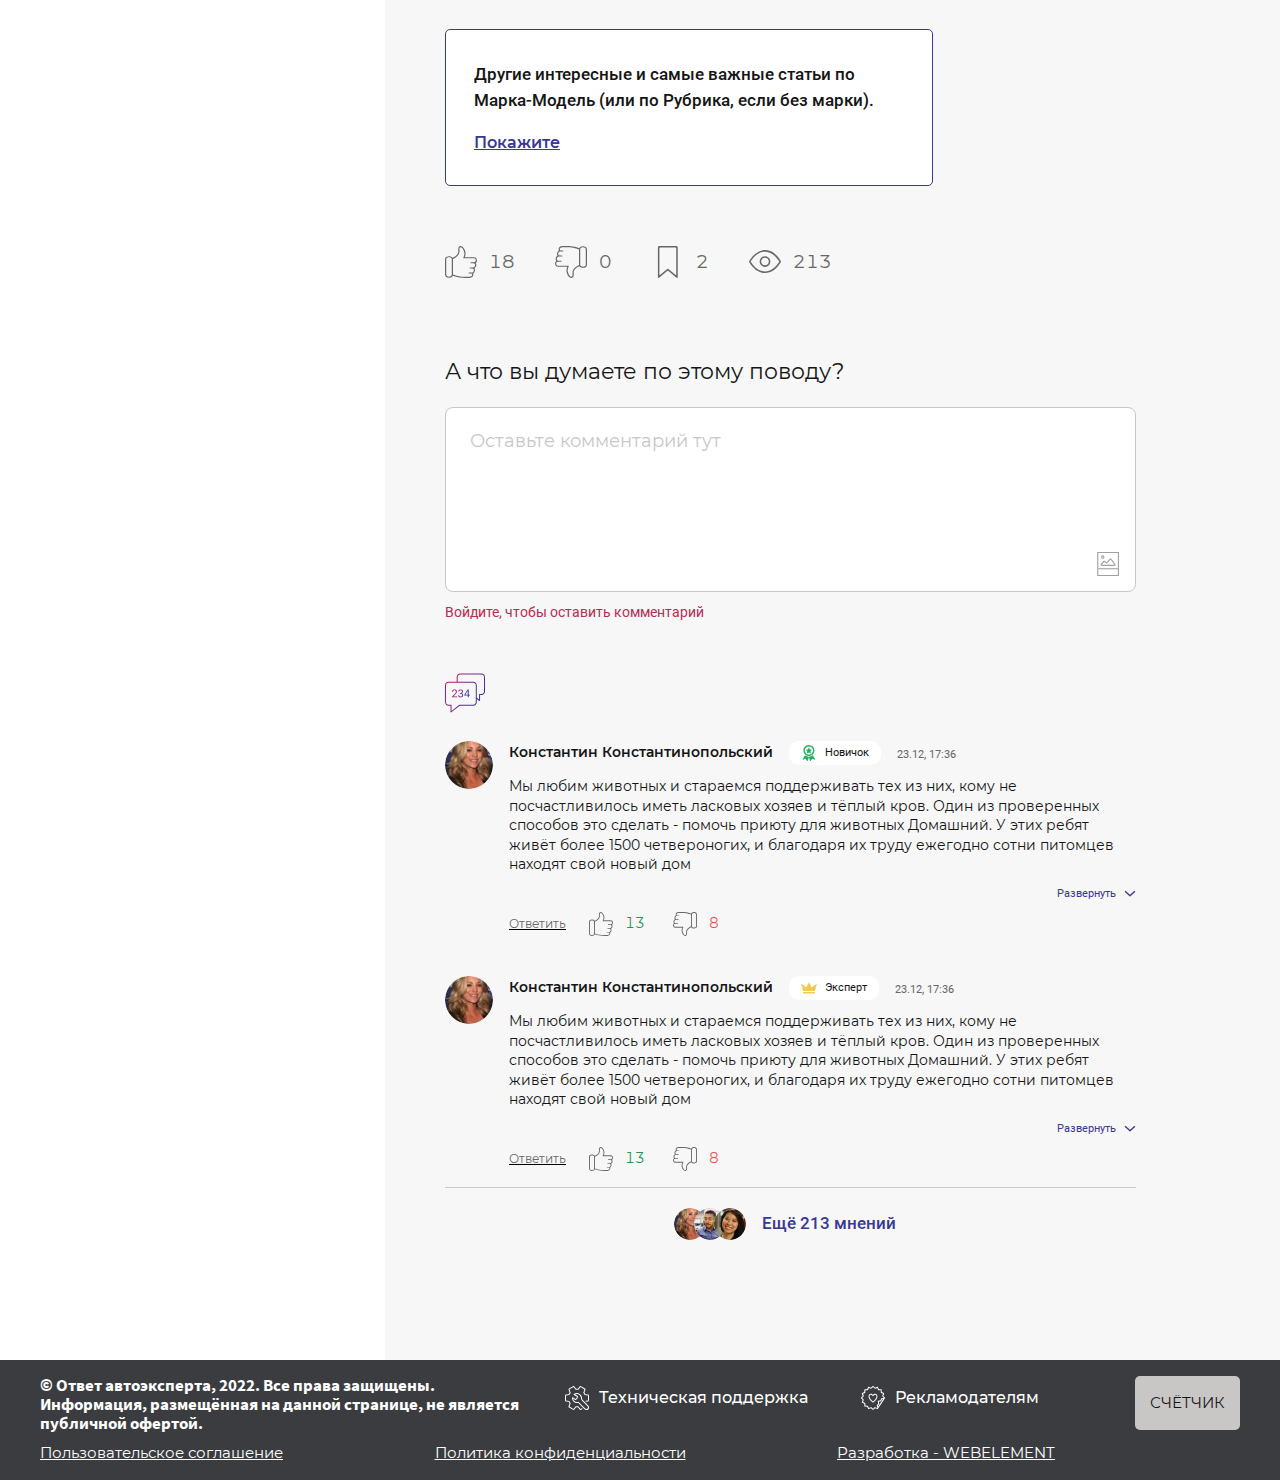
<file: article.html>
<!DOCTYPE html> <html lang="ru">

<head>
    <meta charset="UTF-8">
    <meta name="viewport" content="width=device-width, initial-scale=1.0">
    <meta name="description" content="">
    <meta name="keywords" content="">
    <link rel="stylesheet" href="css/libs.min.css">
    <link rel="stylesheet" href="css/style.min.css">
    <link rel="icon" href="img/favicon.ico">
    <script src="https://api-maps.yandex.ru/2.1/?lang=ru_RU&apikey=9133eb49-3a97-4b2d-90be-6b80a97a5036" type="text/javascript"></script>
    <title>Статья</title>
</head>


<body class="page">
    <div class="wrapper">
        <a href="" class="banner">
    <picture>
        <source srcset="img/banner.webp" type="image/webp">
        <img width="1440" height="250" src="img/banner.jpg" alt="">
    </picture>
</a>

        <div class="banner2">
    <div class="text14 light-weight-text">
        Спецпредложение: купи авто по цене и получи дубликаты госномеров в подарок!
    </div>
</div>

        <header class="header _authorized">
            <div class="header-top">
    <div class="container">
        <div class="header-top__inner">
            <a href="#" class="header__logo">
                <img width="260" height="60" src="img/logo.png" alt="">
<!--                <img width="260" height="60" src="img/logoza-ru-vector.svg" alt="">-->
            </a>

            <div class="header-search">
                <fieldset class="fg fg-linear">
                    <input type="text" placeholder="Найти на сайте">
                    <span class="fg-linear__border"></span>
                </fieldset>
                <button class="header-search__btn">
                    <img width="24" height="24" src="img/search.svg" alt="">
                </button>

            </div>

            <div class="header__buttons">
                <button class="header__mob-btn">
                    <img width="44" height="44" src="img/email_Mob.svg" alt="">
                </button>
                <button class="_show-search header__mob-btn">
                    <img width="44" height="44" src="img/search_Mob.svg" alt="">
                </button>
                <button class="_show-menu header__mob-btn">
                    <img width="44" height="44" src="img/menu_Mob.svg" alt="">
                </button>
            </div>
        </div>
    </div>
</div>

<div class="menu">
    <div class="container">
        <button class="menu__close">
            <img width="24" height="24" src="img/close.svg" alt="">
        </button>
        <div class="menu__inner">
            <ul class="nav">
                <li class="nav__item">
                    <a href="#" class="nav__link">
                        <span class="nav__icon">
                            <svg width="24" height="24">
                                <use xlink:href="img/sprite.svg#mainIcon1"></use>
                            </svg>
                        </span>
                        <span>Главная</span>
                    </a>
                </li>
                <li class="nav__item">
                    <a href="#" class="nav__link">
                        <span class="nav__icon">
                            <svg class="fill-svg" width="24" height="24">
                                <use xlink:href="img/sprite.svg#mainIcon2"></use>
                            </svg>
                        </span>
                        <span>Эксперты</span>
                    </a>
                </li>
                <li class="nav__item">
                    <div class="nav__item-show">
                        <span class="nav__icon">
                            <svg class="fill-svg" width="24" height="24">
                                <use xlink:href="img/sprite.svg#mainIcon3"></use>
                            </svg>
                        </span>
                        <span>Рубрики</span>
                        <svg class="nav__arrow" width="14" height="8">
                            <use xlink:href="img/sprite.svg#arrowBottom"></use>
                        </svg>
                    </div>
                    <div class="nav__item-hidden">
                        <div class="nav__sublinks">
                            <a href="#" class="nav__sublink">
                                Выбор и покупка авто
                            </a>
                            <a href="#" class="nav__sublink">
                                Ремонт и обслуживание
                            </a>
                            <a href="#" class="nav__sublink">
                                Справочная информация
                            </a>
                            <a href="#" class="nav__sublink">
                                Автопутешествия и маршруты
                            </a>
                            <a href="#" class="nav__sublink">
                                Работа на авто
                            </a>
                            <a href="#" class="nav__sublink">
                                Права и вождение
                            </a>
                        </div>
                    </div>
                </li>
                <li class="nav__item">
                    <a href="#" class="nav__link">
                        <span class="nav__icon">
                            <svg class="fill-svg" width="24" height="24">
                                <use xlink:href="img/sprite.svg#mainIcon4"></use>
                            </svg>
                        </span>
                        <span>О проекте</span>
                    </a>
                </li>
            </ul>
            
            
            <div class="header-auth">
                <a href="#" class="header-auth__btn m-btn m-btn-black m-btn-icon">
                    <svg width="24" height="24">
                        <use xlink:href="img/sprite.svg#userIcon"></use>
                    </svg>
                    <span class="header-auth__title">
                        Профиль
                    </span>
                </a>
                <a href="#" class="header-auth__btn m-btn m-btn-black m-btn-icon">
                    <svg width="24" height="24">
                        <use xlink:href="img/sprite.svg#noteIcon"></use>
                    </svg>
                    <span class="header-auth__notification">
                        <span class="text9">
                            13
                        </span>
                    </span>
                </a>
            </div>
            
            <button type="button" class="menu__mail">
                <img src="img/email.svg" alt="">
                <span class="text16 medium-weight-text">
                    Напишите нам
                </span>
            </button>

            <form action="" class="menu-form">
    <div class="menu-form__title display3 semi-bold-text accent2-text">
        Ищите эксперта?
    </div>
    <div class="menu-form__fields">
        <fieldset class="fg m-select">
    
    <select>
        <option selected disabled hidden>
            Выберите марку авто
        </option>
        <option>
            марка 1
        </option>
        
        <option>
            марка 2
        </option>
        
    </select>
</fieldset>

        <fieldset class="fg m-select">
    
    <select>
        <option selected disabled hidden>
            Выберите рубрику
        </option>
        <option>
            рубрика 1
        </option>
        
        <option>
            рубрика 2
        </option>
        
    </select>
</fieldset>

    </div>
    <button class="menu-form__btn m-btn m-btn50 linear-btn">
        <span>Найти</span>
    </button>
</form>

        </div>
    </div>
</div>

        </header>
        <main class="content">

            <section class="blog">
                <div class="container">
                    <div class="breadcrumbs">
                        <a href="#" class="breadcrumbs__item">Главная</a>
                        <span class="breadcrumbs__item">Выбор и покупка авто</span>
                    </div>

                    <div class="blog__inner">
                        <div class="blog__sidebar blog__sidebar--mob-hide">
                            
<form action="" class="menu-form">
    <div class="menu-form__title display3 semi-bold-text accent2-text">
        Ищите эксперта?
    </div>
    <div class="menu-form__fields">
        <fieldset class="fg m-select">
    
    <select>
        <option selected disabled hidden>
            Выберите марку авто
        </option>
        <option>
            марка 1
        </option>
        
        <option>
            марка 2
        </option>
        
    </select>
</fieldset>

        <fieldset class="fg m-select">
    
    <select>
        <option selected disabled hidden>
            Выберите рубрику
        </option>
        <option>
            рубрика 1
        </option>
        
        <option>
            рубрика 2
        </option>
        
    </select>
</fieldset>

    </div>
    <button class="menu-form__btn m-btn m-btn50 linear-btn">
        <span>Найти</span>
    </button>
</form>

<a href="" class="blog-banner ">
    <picture>
        <source srcset="img/banner3.webp" type="image/webp">
        <img width="240" height="400" src="img/banner3.jpg" alt="">
    </picture>
</a>


<div class="experts">
    <h3 class="experts__title display3 semi-bold-text">
        Эксперты по <br>
        Mercedes-Benz
    </h3>
    <div class="experts__items">
        <div class="expert-card">
    <a href="#" class="expert-card__title text18 semi-bold-text accent2-text">
        Константин Константинопольский
    </a>
    <div class="expert-card__img">
        <picture>
            <source srcset="img/expert.webp" type="image/webp">
            <img width="285" height="285" src="img/expert.jpg" alt="">
        </picture>
    </div>
    <div class="expert-card__items">
        <div class="expert-card__item">
            <span class="expert-card__item-title">Опыт:</span>
            <span class="expert-card__item-desc">Опытный эксперт</span>
        </div>
        <div class="expert-card__item">
            <span class="expert-card__item-title">Специализация:</span>
            <span class="expert-card__item-desc">Автопутешествия</span>
        </div>
        <div class="expert-card__item">
            <span class="expert-card__item-title">Автобренды:</span>
            <span class="expert-card__item-desc">KIA, Renault, Toyota</span>
        </div>
        <div class="expert-card__item">
            <span class="expert-card__item-title">Написано статей:</span>
            <a href="#" class="expert-card__item-desc accent-link2">16 статей</a>
        </div>
    </div>
    <a href="#" class="expert-card__btn m-btn m-btn38 linear-btn">
        <span>Перейти</span>
    </a>
</div>

        <div class="expert-card">
    <a href="#" class="expert-card__title text18 semi-bold-text accent2-text">
        Иванов Иван
    </a>
    <div class="expert-card__img">
        <picture>
            <source srcset="img/expert2.webp" type="image/webp">
            <img width="285" height="285" src="img/expert2.jpg" alt="">
        </picture>
    </div>
    <div class="expert-card__items">
        <div class="expert-card__item">
            <span class="expert-card__item-title">Опыт:</span>
            <span class="expert-card__item-desc">Опытный эксперт</span>
        </div>
        <div class="expert-card__item">
            <span class="expert-card__item-title">Специализация:</span>
            <span class="expert-card__item-desc">Автопутешествия</span>
        </div>
        <div class="expert-card__item">
            <span class="expert-card__item-title">Автобренды:</span>
            <span class="expert-card__item-desc">KIA, Renault, Toyota</span>
        </div>
        <div class="expert-card__item">
            <span class="expert-card__item-title">Написано статей:</span>
            <a href="#" class="expert-card__item-desc accent-link2">16 статей</a>
        </div>
    </div>
    <a href="#" class="expert-card__btn m-btn m-btn38 linear-btn">
        <span>Перейти</span>
    </a>
</div>

    </div>
</div>


                            <div class="article-content">
    <div class="article-content__top">
        <div class="text17 medium-weight-text">
            Содержание статьи
        </div>
        
    </div>
    <div class="article-content__bottom">
        <div class="article-content__links">
            <a href="#" class="article-content__link text14 link-text">
                <span>Модификация Life</span>
            </a>
            <a href="#" class="article-content__link text14 link-text">
                <span>Комплетация Drive</span>
            </a>
            <a href="#" class="article-content__link text14 link-text">
                <span>Комплектация Style Renault Kaptur 2020 Renault Kaptur 2020</span>
            </a>
            <a href="#" class="article-content__link text14 link-text">
                <span>Комплектация Style TCe 150</span>
            </a>
            <a href="#" class="article-content__link text14 link-text">
                <span>За качество и комфорт нужно платить</span>
            </a>
            <a href="#" class="article-content__link text14 link-text">
                <span>Подводя итог</span>
            </a>
        </div>
    </div>
</div>

                        </div>
                        <div class="blog__content">
                            <div class="article">
                                <div class="article__top">
                                    <h1 class="display1 bold-text accent2-text">
                                        Цены и комплектации нового Renault Kaptur 2020 года
                                    </h1>
                                    <div class="text14 grey-text">
                                        20 декабря 2023 года
                                    </div>
                                </div>

                                <div class="article__expert">
                                    <div class="expert-card">
                                        <a href="#" class="display4 semi-bold-text">
                                            Константин Константинопольский
                                        </a>
                                        <div class="expert-card__wrap">
                                            <div class="expert-card__img">
                                                <picture>
                                                    <source srcset="img/expert2.webp" type="image/webp">
                                                    <img width="183" height="183" src="img/expert2.jpg" alt="">
                                                </picture>
                                            </div>
                                            <div class="expert-card__items">
                                            <div class="expert-card__item">
                                                <span class="expert-card__item-title">Опыт:</span>
                                                <span class="expert-card__item-desc">Опытный эксперт</span>
                                            </div>
                                            <div class="expert-card__item">
                                                <span class="expert-card__item-title">Специализация:</span>
                                                <span class="expert-card__item-desc">Автопутешествия</span>
                                            </div>
                                            <div class="expert-card__item">
                                                <span class="expert-card__item-title">Автобренды:</span>
                                                <span class="expert-card__item-desc">KIA, Renault, Toyota</span>
                                            </div>
                                            <div class="expert-card__item">
                                                <span class="expert-card__item-title">Написано статей:</span>
                                                <a href="#" class="expert-card__item-desc accent-link2">16 статей</a>
                                            </div>
                                        </div>
                                        </div>
                                    </div>
                                </div>

                                <div class="article__desc display4">
                                    <p>Renault Kaptur обновился в 2020 года, производитель немного удивил новыми ценами на комплектации. Внутреннее наполнение машины, включая пространство под капотом и салон, претерпели весьма большое изменение. А вот экстерьер остался прежним и отличить автомобиль от дорестайлинговой модели неспециалисту удастся с трудом.</p>
                                    <p>Главным достоинством автомобиля была заявлена модульная платформа от Arkana. На деле задняя часть шасси не изменилась, но зато передняя полностью модернизирована.</p>
                                </div>

                                <div class="article-content">
    <div class="article-content__top">
        <div class="display4 medium-weight-text">
            Содержание статьи
        </div>
        
        <button class="article-content__btn">
            <span class="view1 text15">Скрыть</span>
            <span class="view2 text15">Показать</span>
        </button>
    </div>
    <div class="article-content__bottom">
        <div class="article-content__links">
            <a href="#" class="article-content__link text17 link-text">
                <span>Модификация Life</span>
            </a>
            <a href="#" class="article-content__link text17 link-text">
                <span>Комплетация Drive</span>
            </a>
            <a href="#" class="article-content__link text17 link-text">
                <span>Комплектация Style Renault Kaptur 2020 Renault Kaptur 2020</span>
            </a>
            <a href="#" class="article-content__link text17 link-text">
                <span>Комплектация Style TCe 150</span>
            </a>
            <a href="#" class="article-content__link text17 link-text">
                <span>За качество и комфорт нужно платить</span>
            </a>
            <a href="#" class="article-content__link text17 link-text">
                <span>Подводя итог</span>
            </a>
        </div>
    </div>
</div>


                                <div class="article-chapter">
                                    <h3>Модификация Life</h3>
                                    <p>Набор опций открывает линейку Рено Каптюр 2020 и считается бюджетным. При этом по мнению производителя он предполагает достаточный минимум, чтобы будущий водитель и пассажиры получили позитив от вождения, безопасность на дороге и достаточный уровень комфорта для поездок на любые расстояния.</p>
                                    <p>Для авто в сборке Лайф предусмотрены два варианта комбинации двигателя и трансмиссии. Известный по предыдущим годам - мотор объемом 1,6 и механическая пятиступенчатая коробка передач. Альтернативной здесь выступает пара - из того же двигателя и роботизированной АКПП CVT X-Tronic. Привод - на передние колеса. В отношении дизайна для этой сборки и всех последующих предусмотрены:</p>
                                    <ul>
                                        <li>боковые молдинги, покрытые хромом;</li>
                                        <li>бампера, окрашенные в цвет кузова;</li>
                                        <li>наличие брызговиков и повторителей поворотов на наружных зеркалах;</li>
                                        <li>запуск двигателя с кнопки;</li>
                                        <li>наличие бортового компьютера.</li>
                                    </ul>

                                    <div class="gallery">
                                        <div class="gallery__big swiper mySwiper2">
                                            <div class="swiper-wrapper gallery-group">
                                                <div class="swiper-slide">
    <a data-fancybox="" href="img/gallery.webp">
        <picture>
            <source srcset="img/gallery.webp" type="image/webp">
            <img width="793" height="596" src="img/gallery.webp" />
        </picture>
    </a>
</div>

                                                <div class="swiper-slide">
    <a data-fancybox="" href="img/gallery2.webp">
        <picture>
            <source srcset="img/gallery2.webp" type="image/webp">
            <img width="793" height="596" src="img/gallery2.webp" />
        </picture>
    </a>
</div>

                                                <div class="swiper-slide">
    <a data-fancybox="" href="img/gallery3.webp">
        <picture>
            <source srcset="img/gallery3.webp" type="image/webp">
            <img width="793" height="596" src="img/gallery3.webp" />
        </picture>
    </a>
</div>

                                                <div class="swiper-slide">
    <a data-fancybox="" href="img/gallery4.webp">
        <picture>
            <source srcset="img/gallery4.webp" type="image/webp">
            <img width="793" height="596" src="img/gallery4.webp" />
        </picture>
    </a>
</div>

                                                <div class="swiper-slide">
    <a data-fancybox="" href="img/gallery.webp">
        <picture>
            <source srcset="img/gallery.webp" type="image/webp">
            <img width="793" height="596" src="img/gallery.webp" />
        </picture>
    </a>
</div>

                                            </div>
                                        </div>
                                        <div thumbsSlider="" class="gallery__small swiper mySwiper">
                                            <div class="swiper-wrapper">
                                                <div class="swiper-slide">
                                                    <img width="141" height="95" src="img/gallery.webp" />
                                                </div>
                                                <div class="swiper-slide">
                                                    <img width="141" height="95" src="img/gallery2.webp" />
                                                </div>
                                                <div class="swiper-slide">
                                                    <img width="141" height="95" src="img/gallery3.webp" />
                                                </div>
                                                <div class="swiper-slide">
                                                    <img width="141" height="95" src="img/gallery4.webp" />
                                                </div>
                                                <div class="swiper-slide">
                                                    <img width="141" height="95" src="img/gallery.webp" />
                                                </div>
                                            </div>
                                            <button class="swiper-button swiper-button-next">
                                                <img width="24" height="24" src="img/arrow-right.svg" alt="">
                                            </button>
                                        </div>
                                    </div>

                                    <p>Повысить статус автомобиля можно за счет дополнительных опций среди которых:</p>
                                    <ul>
                                        <li>Цвет кузова «металлик» - 16 000 руб.</li>
                                        <li>Автомобиль окрашенный в цвет Ivoire - 8 000 руб.</li>
                                        <li>Подогрев передних сидений - 9 000 руб.</li>
                                    </ul>

                                    <div class="gallery2">
                                        <div class="gallery2__col">
                                            <a href="img/gallery5.webp" data-fancybox="" class="gallery2__img">
                                                <picture>
                                                    <source srcset="img/gallery5.webp" type="image/webp">
                                                    <img width="795" height="397" src="img/gallery5.jpg" alt="">
                                                </picture>
                                            </a>
                                        </div>
                                        <div class="gallery2__col">
                                            <a href="img/gallery6.webp" data-fancybox="" class="gallery2__img">
                                                <picture>
                                                    <source srcset="img/gallery6.webp" type="image/webp">
                                                    <img width="387" height="294" src="img/gallery6.jpg" alt="">
                                                </picture>
                                            </a>
                                        </div>
                                        <div class="gallery2__col">
                                            <a href="img/gallery7.webp" data-fancybox="" class="gallery2__img">
                                                <picture>
                                                    <source srcset="img/gallery7.webp" type="image/webp">
                                                    <img width="387" height="294" src="img/gallery7.jpg" alt="">
                                                </picture>
                                            </a>
                                        </div>
                                    </div>

                                    <h5>
                                        Важное визуальное изменение автомобиле 2020 – мягкий пластик на верхней панели.
                                    </h5>

                                    <div class="m-table">
                                        <table>
                                            <thead>
                                            <tr>
                                                <th>
                                                    <span class="text17">
                                                        Модель 1997
                                                    </span>
                                                </th>
                                                <th>
                                                    <span class="text17">
                                                        Модель 2008
                                                    </span>
                                                </th>
                                                <th>
                                                    <span class="text17">
                                                        Модель 2022
                                                    </span>
                                                </th>
                                            </tr>
                                            </thead>
                                            <tbody>
                                            <tr>
<td>
    <span class="text17 light-weight-text">
        Тариф 1
    </span>
</td>
<td>
    <span class="text17 light-weight-text">
        10 гб
    </span>
</td>
<td>
    <span class="text17 light-weight-text">
        1 мес
    </span>
</td>
</tr>

                                            <tr>
<td>
    <span class="text17 light-weight-text">
        Тариф 2
    </span>
</td>
<td>
    <span class="text17 light-weight-text">
        20 гб
    </span>
</td>
<td>
    <span class="text17 light-weight-text">
        2 мес
    </span>
</td>
</tr>

                                            <tr>
<td>
    <span class="text17 light-weight-text">
        Тариф 3
    </span>
</td>
<td>
    <span class="text17 light-weight-text">
        50 гб
    </span>
</td>
<td>
    <span class="text17 light-weight-text">
        6 мес
    </span>
</td>
</tr>

                                            <tr>
<td>
    <span class="text17 light-weight-text">
        Тариф 4
    </span>
</td>
<td>
    <span class="text17 light-weight-text">
        100 гб
    </span>
</td>
<td>
    <span class="text17 light-weight-text">
        18 мес
    </span>
</td>
</tr>

                                            </tbody>
                                        </table>
                                    </div>
                                </div>

                                <div class="article-chapter">
                                    <h3>
                                        Комплетация Drive
                                    </h3>
                                    <p>
                                        Если Ваш выбор - демократичная цена за максимум возможностей - предлагаем обратить внимание на авто именно в этой модификации. Помимо вариантов пар трансмиссии и двигателя, указанного выше, здесь уже можно выбрать авто с новым 150-сильным турбированным мотором TCe 150. Добавим, что в качестве эксклюзива для этой сборки возможен вариант привода на все колеса.
                                    </p>
                                </div>

                                <div class="article-chapter">
                                    <h3>
                                        Комплектация Style Renault Kaptur 2020 Renault Kaptur 2020
                                    </h3>
                                    <p>
                                        16″ легкосплавные диски Cyclade в двухцветном исполнении
                                        Из наиболее существенных дополнений к минимальной комплектации отметим появление защиты бамперов, более эстетический вид выхлопной трубы за счет хромированной накладки, круиз-контроль и наличие двух USB-разъемов. Кроме указанных опций, здесь и во всех последующих опциях появляются передние боковые подушки безопасности, кожаная оплетка руля, функция складывания зеркал, обязательным становится и подогрев передних сидений.
                                        За отдельную плату при данном наборе опций будущему владельцу можно будет заказать авто с двухцветным кузовом (16 000 руб.) и таким же двойным покрытием 17-дюймовых легкосплавных дисков (13 000 руб.).
                                    </p>
                                </div>

                                <div class="article-chapter">
                                    <h3>
                                        Салон Drive
                                    </h3>
                                    <p>
                                        декор сидений - черные с серым вставки <br>
                                        Для почитателей последних достижений автоэлектроники предлагается установить за отдельную плату:
                                        <br>
                                        Климат-контроль, датчики освещенности и дождя, внутреннее самозатемняющееся зеркало заднего вида и противотуманные фары за 26 000 руб.
                                        <br>
                                        Новый набор мультимедиа, включающий в себя: современную аудиосистему, монитор, набор парктроников и камеру заднего вида за 31 000 руб.
                                    </p>

                                    <div class="article-slider">
                                        <div class="swiper-container">
                                            <div class="swiper-wrapper">
                                                <div class="swiper-slide">
    <div class="article-slider__img">
        <picture>
            <source srcset="img/gallery8.webp" type="image/webp">
            <img width="690" height="518" src="img/gallery8.jpg" alt="">
        </picture>
    </div>
    <div class="article-slider__text">
        <p>
            Описание фотографии в одну или несколько строк. Описание фотографии в одну или несколько строк. Описание фотографии в одну или несколько строк. Описание фотографии в одну или несколько строк. Описание фотографии в одну или несколько строк.
        </p>
    </div>
</div>

                                                <div class="swiper-slide">
    <div class="article-slider__img">
        <picture>
            <source srcset="img/gallery8.webp" type="image/webp">
            <img width="690" height="518" src="img/gallery8.jpg" alt="">
        </picture>
    </div>
    <div class="article-slider__text">
        <p>
            Описание фотографии в одну или несколько строк. Описание фотографии в одну или несколько строк. Описание фотографии в одну или несколько строк. Описание фотографии в одну или несколько строк. Описание фотографии в одну или несколько строк.
        </p>
    </div>
</div>

                                                <div class="swiper-slide">
    <div class="article-slider__img">
        <picture>
            <source srcset="img/gallery8.webp" type="image/webp">
            <img width="690" height="518" src="img/gallery8.jpg" alt="">
        </picture>
    </div>
    <div class="article-slider__text">
        <p>
            Описание фотографии в одну или несколько строк. Описание фотографии в одну или несколько строк. Описание фотографии в одну или несколько строк. Описание фотографии в одну или несколько строк. Описание фотографии в одну или несколько строк.
        </p>
    </div>
</div>

                                            </div>
                                            <button class="swiper-button swiper-button-prev">
                                                <svg width="24" height="24">
                                                    <use xlink:href="img/sprite.svg#prev"></use>
                                                </svg>
                                            </button>
                                            <button class="swiper-button swiper-button-next">
                                                <svg width="24" height="24">
                                                    <use xlink:href="img/sprite.svg#next"></use>
                                                </svg>
                                            </button>
                                            <div class="swiper-pagination"></div>
                                        </div>
                                    </div>

                                    <blockquote>
                                        <p>Lorem ipsum dolor sit amet, consectetur adipiscing elit. Aenean euismod bibendum laoreet. Proin gravida dolor sit amet lacus accumsan et viverra justo commodo. Nam fermentum, nulla luctus pharetra vulputate, felis tellus mollis orci, sed rhoncus pronin sapien nunc accuan eget.</p>
                                        <p>Lorem ipsum dolor sit amet, consectetur adipiscing elit. Aenean euismod bibendum laoreet. Proin gravida dolor sit amet lacus accumsan et viverra justo commodo. Proin sodales pulvinar sic tempor. Sociis natoque penatibus et magnis dis parturient montes, nascetur ridiculus mus.</p>
                                    </blockquote>
                                </div>

                                <div class="opinion">
                                    <div class="opinion__badge">
                                        <span class="text14 semi-bold-text font2">
                                            Альтернативное мнение
                                        </span>
                                    </div>
                                    <div class="opinion__left">
                                        <div class="avatar">
                                            <picture>
                                                <source srcset="img/avatar.webp" type="image/webp">
                                                <img width="100" height="100" src="img/avatar.jpg" alt="">
                                            </picture>
                                        </div>
                                        <div class="opinion__info">
                                            <div class="accent2-text text18 semi-bold-text">
                                                Анна Лесовская
                                            </div>
                                            <div class="opinion__subtitle">
                                                <span class="text14 font2">
                                                    Опытный эксперт
                                                </span>
                                            </div>
                                            <div class="opinion__link">
                                                <a class="text17 font2 light-weight-text accent2-text" href="#">
                                                    @lisarulit
                                                </a>
                                            </div>
                                        </div>
                                    </div>
                                    <div class="opinion__right">
                                        <div class="opinion__text text17 light-weight-text font2">
                                            Lorem ipsum dolor sit amet, consectetur adipiscing elit. Aenean euismod bibendum laoreet. Proin gravida dolor sit amet lacus accumsan et viverra justo commodo. Nam fermentum, nulla luctus pharetra vulputate, felis tellus mollis orci, sed rhoncus pronin sapien nunc accuan eget.
                                        </div>
                                    </div>
                                </div>

                                <div class="opinion2 article-width">
                                    <div class="avatar">
                                        <picture>
                                            <source srcset="img/avatar.webp" type="image/webp">
                                            <img width="100" height="100" src="img/avatar.jpg" alt="">
                                        </picture>
                                    </div>
                                    <div class="opinion2__text">
                                        <div class="text17 font2 medium-weight-text accent2-text">
                                            Lorem ipsum dolor sit amet, consectetur adipiscing elit. Aenean euismod bibendum laoreet. Proin gravida dolor sit amet lacus accumsan et viverra justo commodo.
                                        </div>
                                    </div>
                                    <img width="68" height="68" src="img/quote.webp" alt="" class="opinion2__quote">
                                </div>

                                <div class="plus-minus article-width">
                                    <div class="plus-minus__group">
                                        <img class="plus-minus__img" width="32" height="32" src="img/plus.svg" alt="">
                                        <div class="plus-minus__text">
                                            <p class="text14 grey-text font2">
                                                Lorem ipsum dolor sit amet, consectetur adipiscing elit. Aenean euismod bibendum laoreet. Proin gravida dolor sit amet lacus accumsan et viverra justo commodo.
                                            </p>
                                        </div>
                                    </div>
                                    <div class="plus-minus__group">
                                        <img class="plus-minus__img" width="32" height="32" src="img/minus.svg" alt="">
                                        <div class="plus-minus__text">
                                            <p class="text14 grey-text font2">
                                                Lorem ipsum dolor sit amet, consectetur adipiscing elit. Aenean euismod bibendum laoreet. Proin gravida dolor sit amet lacus accumsan et viverra justo commodo.
                                            </p>
                                        </div>
                                    </div>
                                </div>

                                <div class="opinion3 article-width">
                                    <div class="opinion3__wrap">
                                        <div class="opinion3__text text14 font2 light-weight-text">
                                            <p>
                                                Lorem ipsum dolor sit amet, consectetur adipiscing elit. Aenean euismod bibendum laoreet. Proin gravida dolor sit amet lacus accumsan et viverra justo commodo. Nam fermentum, nulla luctus pharetra vulputate, felis tellus mollis orci, sed rhoncus pronin sapien nunc accuan eget. Nam fermentum, nulla luctus pharetra vulputate, felis tellus mollis orci
                                            </p>
                                        </div>
                                    </div>
                                </div>

                                <div class="most-read article-width">
                                    <div class="most-read__img">
                                        <picture>
                                            <source srcset="img/most-read.webp" type="image/webp">
                                            <img width="203" height="152" src="img/most-read.jpg" alt="">
                                        </picture>
                                    </div>
                                    <div class="most-read__content">
                                        <div class="most-read__info">
                                            <div class="text18 light-grey-text">
                                                САМОЕ ЧИТАЕМОЕ
                                            </div>
                                            <h3 class="display3 semi-bold-text accent2-text">
                                                Цены и комплектации нового Renault Kaptur 2020 года
                                            </h3>
                                        </div>
                                    </div>
                                </div>

                                <div class="socials">
                                    <a href="#" class="socials__btn">
                                        <img width="24" height="24" src="img/vk.svg" alt="">
                                    </a>
                                    <a href="#" class="socials__btn">
                                        <img width="24" height="24" src="img/facebook.svg" alt="">
                                    </a>
                                    <a href="#" class="socials__btn">
                                        <img width="24" height="24" src="img/telegram.svg" alt="">
                                    </a>
                                    <a href="#" class="socials__btn">
                                        <img width="24" height="24" src="img/icons8-odnoklassniki 1.svg" alt="">
                                    </a>
                                    <a href="#" class="socials__btn">
                                        <img width="24" height="24" src="img/icons8-twitter 1.svg" alt="">
                                    </a>
                                    <a href="#" class="socials__btn">
                                        <img width="24" height="24" src="img/whatsapp.svg" alt="">
                                    </a>
                                </div>

                                <div class="quiz">
                                    <div class="quiz__top">
                                        <h3 class="display3 semi-bold-text">
                                            Вам нравится этот автомобиль?
                                        </h3>
                                        <p class="text14 font2 grey-text">
                                            Поехали б на таком в путешествие?
                                        </p>
                                    </div>
                                    <div class="quiz__radios">
                                        <div class="m-radio ">
    <input  name="type" type="radio">
    <label>
        <span class="display3">
            Да
        </span>
    </label>
</div>

                                        <div class="m-radio ">
    <input  name="type" type="radio">
    <label>
        <span class="display3">
            Нет
        </span>
    </label>
</div>

                                    </div>
                                    <div class="quiz__votes">
                                        <div class="quiz__vote">
                                            <span class="quiz__vote-fill" style="width: 30%;"></span>
                                            <span class="quiz__vote-title display3">
                                                Да
                                            </span>
                                            <span class="quiz__vote-desc text17 font2 light-weight-text grey-text">
                                                2 голоса
                                            </span>
                                            <span class="quiz__vote-percent display3">
                                                30%
                                            </span>
                                        </div>
                                        <div class="quiz__vote">
                                            <span class="quiz__vote-fill" style="width: 70%;"></span>
                                            <span class="quiz__vote-title display3">
                                                Нет
                                            </span>
                                            <span class="quiz__vote-desc text17 font2 light-weight-text grey-text">
                                                6 голосов
                                            </span>
                                            <span class="quiz__vote-percent display3">
                                                70%
                                            </span>
                                        </div>
                                        <div class="quiz__count">
                                            <span class="text14 light-grey-text">
                                                Проголосовало 8 читателей
                                            </span>
                                        </div>
                                    </div>
                                </div>

                                <div class="other">
                                    <div class="text17 medium-weight-text font2">
                                        Другие интересные и самые важные статьи по Марка-Модель (или по Рубрика, если без марки).
                                    </div>
                                    <a href="#" class="other__link accent-link2">
                                        <span class="text16 semi-bold-text">Покажите</span>
                                    </a>
                                </div>

                                <div class="reactions">
                                    <button class="reactions__btn _like">
                                        <svg width="32" height="32">
                                            <use xlink:href="img/sprite.svg#reaction"></use>
                                        </svg>
                                        <span class="reactions__btn-text text18 grey-text">
                                            18
                                        </span>
                                    </button>
                                    <button class="reactions__btn _unlike">
                                        <svg width="32" height="32">
                                            <use xlink:href="img/sprite.svg#reaction2"></use>
                                        </svg>
                                        <span class="reactions__btn-text text18 grey-text">
                                            0
                                        </span>
                                    </button>
                                    <button class="reactions__btn _favourite">
                                        <svg class="_view1" width="32" height="32">
                                            <use xlink:href="img/sprite.svg#reaction3"></use>
                                        </svg>
                                        <svg class="_view2" width="32" height="32">
                                            <use xlink:href="img/sprite.svg#reaction5"></use>
                                        </svg>
                                        <span class="reactions__btn-text text18 grey-text">
                                            2
                                        </span>
                                    </button>
                                    <button class="reactions__btn">
                                        <svg width="32" height="32">
                                            <use xlink:href="img/sprite.svg#reaction4"></use>
                                        </svg>
                                        <span class="reactions__btn-text text18 grey-text">
                                            213
                                        </span>
                                    </button>
                                </div>

                                <div class="comments article-width">
                                    <div class="new-comment">
                                        <h3 class="display3">
                                            А что вы думаете по этому поводу?
                                        </h3>
                                        <div class="fg comment-field _error">
    <textarea placeholder="Оставьте комментарий тут"></textarea>
    <div class="comment-field__nav">
        <div class="comment-field__picture">
            <input type="file">
            <svg width="24" height="24">
                <use xlink:href="img/sprite.svg#picture"></use>
            </svg>
        </div>
        <button class="comment-field__btn m-btn m-btn-accent2 m-btn34">
            <span>Отправить</span>
        </button>
    </div>
    <div class="fg__error-text">
        <span class="text14 accent-text font2">
            Войдите, чтобы оставить комментарий
        </span>
    </div>
</div>

                                    </div>

                                    <img src="img/Message2.svg" alt="" class="comments__count">

                                    <div class="comments__items">
                                        <div class="comment-group">
                                            <div class="comment-card">
    <div class="avatar">
        <picture>
            <source srcset="img/avatar.webp" type="image/webp">
            <img width="48" height="48" src="img/avatar.jpg" alt="">
        </picture>
    </div>
    <div class="comment-card__content">
        <div class="comment-card__top">
            <div class="comment-card__name">
                <span class="text14 semi-bold-text">
                    Константин Константинопольский
                </span>
            </div>
            <div class="comment-card__status">
                <img width="16" height="16" src="img/status.svg" alt="">
                <span class="text11 font2">
                    Новичок
                </span>
            </div>
            <div class="comment-card__date">
                <span class="text11 font2 grey-text">
                    23.12, 17:36
                </span>
            </div>
        </div>
        <div class="comment-card__text">
            <div class="text14">
                <p>Мы любим животных и стараемся поддерживать тех из них, кому не посчастливилось иметь ласковых хозяев и тёплый кров. Один из проверенных способов это сделать - помочь приюту для животных Домашний. У этих ребят живёт более 1500 четвероногих, и благодаря их труду ежегодно сотни питомцев находят свой новый дом</p>
                
            </div>
        </div>
        
        <button class="comment-card__toggle font2 accent2-text">
            <span class="_view1 text11">
                Развернуть
            </span>
            <span class="_view2 text11">
                Свернуть
            </span>
            <img src="img/arrow-down-blue.svg" alt="">
        </button>
        <div class="comment-card__nav">
            <button class="_show-answer comment-card__answer">
                <span class="text14 grey-text">
                    Ответить
                </span>
            </button>
            <button class="reactions__btn _like">
                <svg width="32" height="32">
                    <use xlink:href="img/sprite.svg#reaction"></use>
                </svg>
                <span class="text14 reactions__btn-text grey-text">
                    13
                </span>
            </button>
            <button class="reactions__btn _unlike">
                <svg width="32" height="32">
                    <use xlink:href="img/sprite.svg#reaction2"></use>
                </svg>
                <span class="text14 reactions__btn-text grey-text">
                    8
                </span>
            </button>
        </div>
        <div class="fg comment-field comment-card__field">
    <textarea placeholder="Оставьте комментарий тут"></textarea>
    <div class="comment-field__nav">
        <div class="comment-field__picture">
            <input type="file">
            <svg width="24" height="24">
                <use xlink:href="img/sprite.svg#picture"></use>
            </svg>
        </div>
        <button class="comment-field__btn m-btn m-btn-accent2 m-btn34">
            <span>Отправить</span>
        </button>
    </div>
    <div class="fg__error-text">
        <span class="text14 accent-text font2">
            Войдите, чтобы оставить комментарий
        </span>
    </div>
</div>

    </div>
</div>

                                            <div class="comment-subgroup">
                                                <div class="comment-card">
    <div class="avatar">
        <picture>
            <source srcset="img/avatar.webp" type="image/webp">
            <img width="48" height="48" src="img/avatar.jpg" alt="">
        </picture>
    </div>
    <div class="comment-card__content">
        <div class="comment-card__top">
            <div class="comment-card__name">
                <span class="text14 semi-bold-text">
                    Константин Константинопольский
                </span>
            </div>
            <div class="comment-card__status">
                <img width="16" height="16" src="img/status2.svg" alt="">
                <span class="text11 font2">
                    Продвинутый
                </span>
            </div>
            <div class="comment-card__date">
                <span class="text11 font2 grey-text">
                    23.12, 17:36
                </span>
            </div>
        </div>
        <div class="comment-card__text">
            <div class="text14">
                <p>Мы любим животных и стараемся поддерживать тех из них, кому не посчастливилось иметь ласковых хозяев и тёплый кров. Один из проверенных способов это сделать - помочь приюту для животных Домашний. У этих ребят живёт более 1500 четвероногих, и благодаря их труду ежегодно сотни питомцев находят свой новый дом</p>
                
                <p>Мы любим животных и стараемся поддерживать тех из них, кому не посчастливилось иметь ласковых хозяев и тёплый кров. Один из проверенных способов это сделать - помочь приюту для животных Домашний. У этих ребят живёт более 1500 четвероногих, и благодаря их труду ежегодно сотни питомцев находят свой новый дом</p>
            </div>
        </div>
        
        <button class="comment-card__toggle font2 accent2-text">
            <span class="_view1 text11">
                Развернуть
            </span>
            <span class="_view2 text11">
                Свернуть
            </span>
            <img src="img/arrow-down-blue.svg" alt="">
        </button>
        <div class="comment-card__nav">
            <button class="_show-answer comment-card__answer">
                <span class="text14 grey-text">
                    Ответить
                </span>
            </button>
            <button class="reactions__btn _like">
                <svg width="32" height="32">
                    <use xlink:href="img/sprite.svg#reaction"></use>
                </svg>
                <span class="text14 reactions__btn-text grey-text">
                    13
                </span>
            </button>
            <button class="reactions__btn _unlike">
                <svg width="32" height="32">
                    <use xlink:href="img/sprite.svg#reaction2"></use>
                </svg>
                <span class="text14 reactions__btn-text grey-text">
                    8
                </span>
            </button>
        </div>
        <div class="fg comment-field comment-card__field">
    <textarea placeholder="Оставьте комментарий тут"></textarea>
    <div class="comment-field__nav">
        <div class="comment-field__picture">
            <input type="file">
            <svg width="24" height="24">
                <use xlink:href="img/sprite.svg#picture"></use>
            </svg>
        </div>
        <button class="comment-field__btn m-btn m-btn-accent2 m-btn34">
            <span>Отправить</span>
        </button>
    </div>
    <div class="fg__error-text">
        <span class="text14 accent-text font2">
            Войдите, чтобы оставить комментарий
        </span>
    </div>
</div>

    </div>
</div>

                                                <div class="comment-subgroup">
                                                    <div class="comment-card">
    <div class="avatar">
        <picture>
            <source srcset="img/avatar.webp" type="image/webp">
            <img width="48" height="48" src="img/avatar.jpg" alt="">
        </picture>
    </div>
    <div class="comment-card__content">
        <div class="comment-card__top">
            <div class="comment-card__name">
                <span class="text14 semi-bold-text">
                    Константин Константинопольский
                </span>
            </div>
            <div class="comment-card__status">
                <img width="16" height="16" src="img/status3.svg" alt="">
                <span class="text11 font2">
                    Эксперт
                </span>
            </div>
            <div class="comment-card__date">
                <span class="text11 font2 grey-text">
                    23.12, 17:36
                </span>
            </div>
        </div>
        <div class="comment-card__text">
            <div class="text14">
                <p>Мы любим животных и стараемся поддерживать тех из них, кому не посчастливилось иметь ласковых хозяев и тёплый кров. Один из проверенных способов это сделать - помочь приюту для животных Домашний. У этих ребят живёт более 1500 четвероногих, и благодаря их труду ежегодно сотни питомцев находят свой новый дом</p>
                
            </div>
        </div>
        
        <div class="comment-card__nav">
            <button class="_show-answer comment-card__answer">
                <span class="text14 grey-text">
                    Ответить
                </span>
            </button>
            <button class="reactions__btn _like">
                <svg width="32" height="32">
                    <use xlink:href="img/sprite.svg#reaction"></use>
                </svg>
                <span class="text14 reactions__btn-text grey-text">
                    13
                </span>
            </button>
            <button class="reactions__btn _unlike">
                <svg width="32" height="32">
                    <use xlink:href="img/sprite.svg#reaction2"></use>
                </svg>
                <span class="text14 reactions__btn-text grey-text">
                    8
                </span>
            </button>
        </div>
        <div class="fg comment-field comment-card__field">
    <textarea placeholder="Оставьте комментарий тут"></textarea>
    <div class="comment-field__nav">
        <div class="comment-field__picture">
            <input type="file">
            <svg width="24" height="24">
                <use xlink:href="img/sprite.svg#picture"></use>
            </svg>
        </div>
        <button class="comment-field__btn m-btn m-btn-accent2 m-btn34">
            <span>Отправить</span>
        </button>
    </div>
    <div class="fg__error-text">
        <span class="text14 accent-text font2">
            Войдите, чтобы оставить комментарий
        </span>
    </div>
</div>

    </div>
</div>

                                                </div>
                                            </div>
                                        </div>

                                        <div class="comment-group">
                                            <div class="comment-card">
    <div class="avatar">
        <picture>
            <source srcset="img/avatar.webp" type="image/webp">
            <img width="48" height="48" src="img/avatar.jpg" alt="">
        </picture>
    </div>
    <div class="comment-card__content">
        <div class="comment-card__top">
            <div class="comment-card__name">
                <span class="text14 semi-bold-text">
                    Константин Константинопольский
                </span>
            </div>
            <div class="comment-card__status">
                <img width="16" height="16" src="img/status3.svg" alt="">
                <span class="text11 font2">
                    Эксперт
                </span>
            </div>
            <div class="comment-card__date">
                <span class="text11 font2 grey-text">
                    23.12, 17:36
                </span>
            </div>
        </div>
        <div class="comment-card__text">
            <div class="text14">
                <p>Мы любим животных и стараемся поддерживать тех из них, кому не посчастливилось иметь ласковых хозяев и тёплый кров. Один из проверенных способов это сделать - помочь приюту для животных Домашний. У этих ребят живёт более 1500 четвероногих, и благодаря их труду ежегодно сотни питомцев находят свой новый дом</p>
                
            </div>
        </div>
        
        <button class="comment-card__toggle font2 accent2-text">
            <span class="_view1 text11">
                Развернуть
            </span>
            <span class="_view2 text11">
                Свернуть
            </span>
            <img src="img/arrow-down-blue.svg" alt="">
        </button>
        <div class="comment-card__nav">
            <button class="_show-answer comment-card__answer">
                <span class="text14 grey-text">
                    Ответить
                </span>
            </button>
            <button class="reactions__btn _like">
                <svg width="32" height="32">
                    <use xlink:href="img/sprite.svg#reaction"></use>
                </svg>
                <span class="text14 reactions__btn-text grey-text">
                    13
                </span>
            </button>
            <button class="reactions__btn _unlike">
                <svg width="32" height="32">
                    <use xlink:href="img/sprite.svg#reaction2"></use>
                </svg>
                <span class="text14 reactions__btn-text grey-text">
                    8
                </span>
            </button>
        </div>
        <div class="fg comment-field comment-card__field">
    <textarea placeholder="Оставьте комментарий тут"></textarea>
    <div class="comment-field__nav">
        <div class="comment-field__picture">
            <input type="file">
            <svg width="24" height="24">
                <use xlink:href="img/sprite.svg#picture"></use>
            </svg>
        </div>
        <button class="comment-field__btn m-btn m-btn-accent2 m-btn34">
            <span>Отправить</span>
        </button>
    </div>
    <div class="fg__error-text">
        <span class="text14 accent-text font2">
            Войдите, чтобы оставить комментарий
        </span>
    </div>
</div>

    </div>
</div>

                                            <div class="comment-subgroup">
                                                <div class="comment-card">
    <div class="avatar">
        <picture>
            <source srcset="img/avatar.webp" type="image/webp">
            <img width="48" height="48" src="img/avatar.jpg" alt="">
        </picture>
    </div>
    <div class="comment-card__content">
        <div class="comment-card__top">
            <div class="comment-card__name">
                <span class="text14 semi-bold-text">
                    Константин Константинопольский
                </span>
            </div>
            <div class="comment-card__status">
                <img width="16" height="16" src="img/status2.svg" alt="">
                <span class="text11 font2">
                    Продвинутый
                </span>
            </div>
            <div class="comment-card__date">
                <span class="text11 font2 grey-text">
                    23.12, 17:36
                </span>
            </div>
        </div>
        <div class="comment-card__text">
            <div class="text14">
                <p>Мы любим животных и стараемся поддерживать тех из них, кому не посчастливилось иметь ласковых хозяев и тёплый кров. Один из проверенных способов это сделать - помочь приюту для животных Домашний. У этих ребят живёт более 1500 четвероногих, и благодаря их труду ежегодно сотни питомцев находят свой новый дом</p>
                
                <p>Мы любим животных и стараемся поддерживать тех из них, кому не посчастливилось иметь ласковых хозяев и тёплый кров. Один из проверенных способов это сделать - помочь приюту для животных Домашний. У этих ребят живёт более 1500 четвероногих, и благодаря их труду ежегодно сотни питомцев находят свой новый дом</p>
            </div>
        </div>
        
        <button class="comment-card__toggle font2 accent2-text">
            <span class="_view1 text11">
                Развернуть
            </span>
            <span class="_view2 text11">
                Свернуть
            </span>
            <img src="img/arrow-down-blue.svg" alt="">
        </button>
        <div class="comment-card__nav">
            <button class="_show-answer comment-card__answer">
                <span class="text14 grey-text">
                    Ответить
                </span>
            </button>
            <button class="reactions__btn _like">
                <svg width="32" height="32">
                    <use xlink:href="img/sprite.svg#reaction"></use>
                </svg>
                <span class="text14 reactions__btn-text grey-text">
                    13
                </span>
            </button>
            <button class="reactions__btn _unlike">
                <svg width="32" height="32">
                    <use xlink:href="img/sprite.svg#reaction2"></use>
                </svg>
                <span class="text14 reactions__btn-text grey-text">
                    8
                </span>
            </button>
        </div>
        <div class="fg comment-field comment-card__field">
    <textarea placeholder="Оставьте комментарий тут"></textarea>
    <div class="comment-field__nav">
        <div class="comment-field__picture">
            <input type="file">
            <svg width="24" height="24">
                <use xlink:href="img/sprite.svg#picture"></use>
            </svg>
        </div>
        <button class="comment-field__btn m-btn m-btn-accent2 m-btn34">
            <span>Отправить</span>
        </button>
    </div>
    <div class="fg__error-text">
        <span class="text14 accent-text font2">
            Войдите, чтобы оставить комментарий
        </span>
    </div>
</div>

    </div>
</div>

                                                <div class="comment-subgroup">
                                                    <div class="comment-card">
    <div class="avatar">
        <picture>
            <source srcset="img/avatar.webp" type="image/webp">
            <img width="48" height="48" src="img/avatar.jpg" alt="">
        </picture>
    </div>
    <div class="comment-card__content">
        <div class="comment-card__top">
            <div class="comment-card__name">
                <span class="text14 semi-bold-text">
                    Константин Константинопольский
                </span>
            </div>
            <div class="comment-card__status">
                <img width="16" height="16" src="img/status.svg" alt="">
                <span class="text11 font2">
                    Новичок
                </span>
            </div>
            <div class="comment-card__date">
                <span class="text11 font2 grey-text">
                    23.12, 17:36
                </span>
            </div>
        </div>
        <div class="comment-card__text">
            <div class="text14">
                <p>Мы любим животных и стараемся поддерживать тех из них, кому не посчастливилось иметь ласковых хозяев и тёплый кров. Один из проверенных способов это сделать - помочь приюту для животных Домашний. У этих ребят живёт более 1500 четвероногих, и благодаря их труду ежегодно сотни питомцев находят свой новый дом</p>
                
            </div>
        </div>
        
        <div class="comment-card__nav">
            <button class="_show-answer comment-card__answer">
                <span class="text14 grey-text">
                    Ответить
                </span>
            </button>
            <button class="reactions__btn _like">
                <svg width="32" height="32">
                    <use xlink:href="img/sprite.svg#reaction"></use>
                </svg>
                <span class="text14 reactions__btn-text grey-text">
                    13
                </span>
            </button>
            <button class="reactions__btn _unlike">
                <svg width="32" height="32">
                    <use xlink:href="img/sprite.svg#reaction2"></use>
                </svg>
                <span class="text14 reactions__btn-text grey-text">
                    8
                </span>
            </button>
        </div>
        <div class="fg comment-field comment-card__field">
    <textarea placeholder="Оставьте комментарий тут"></textarea>
    <div class="comment-field__nav">
        <div class="comment-field__picture">
            <input type="file">
            <svg width="24" height="24">
                <use xlink:href="img/sprite.svg#picture"></use>
            </svg>
        </div>
        <button class="comment-field__btn m-btn m-btn-accent2 m-btn34">
            <span>Отправить</span>
        </button>
    </div>
    <div class="fg__error-text">
        <span class="text14 accent-text font2">
            Войдите, чтобы оставить комментарий
        </span>
    </div>
</div>

    </div>
</div>

                                                </div>
                                            </div>
                                        </div>
                                    </div>

                                    <div class="comments__more">
                                        <a href="#" class="comments__more-link">
                                            <div class="comments__more-images">
                                                <picture>
                                                    <source srcset="img/avatar.webp" type="image/webp">
                                                    <img width="32" height="32" src="img/avatar.jpg" alt="">
                                                </picture>
                                                <picture>
                                                    <source srcset="img/avatar2.webp" type="image/webp">
                                                    <img width="32" height="32" src="img/avatar.jpg" alt="">
                                                </picture>
                                                <picture>
                                                    <source srcset="img/avatar3.webp" type="image/webp">
                                                    <img width="32" height="32" src="img/avatar.jpg" alt="">
                                                </picture>
                                            </div>
                                            <span class="text17 font2 accent2-text medium-weight-text">
                                                Ещё 213 мнений
                                            </span>
                                        </a>
                                    </div>
                                </div>
                            </div>

                        </div>
                    </div>
                </div>
            </section>

        </main>
        <footer class="footer">
            <div class="container">
    <div class="footer__inner">
        <div class="footer__top">
            <div class="footer__c">
                <div class="text17 mob-text15 bold-text">
                    © Ответ автоэксперта, 2022. Все права защищены. Информация, размещённая на данной странице, не является публичной офертой.
                </div>
            </div>
            <a href="" class="footer__link m-btn">
                <img src="img/settings.svg" alt="">
                <span>Техническая поддержка</span>
            </a>
            <a href="" class="footer__link m-btn">
                <img src="img/sticker.svg" alt="">
                <span>Рекламодателям</span>
            </a>
        </div>
        <div class="footer__bottom">
            <div class="footer__links2">
                <a href="" class="footer__link2">Пользовательское соглашение</a>
                <a href="" class="footer__link2">Политика конфиденциальности</a>
                <a href="" class="footer__link2">Разработка - WEBELEMENT</a>
            </div>
            <button class="footer__btn m-btn m-btn-light-gray">
                <span class="text15">
                    СЧЁТЧИК
                </span>
            </button>
        </div>
    </div>
</div>

<button class="scroll-up m-btn">
        <svg width="44" height="44" viewBox="0 0 44 44" fill="none" xmlns="http://www.w3.org/2000/svg">
            <g clip-path="url(#clip0_90_4145)">
                <path d="M21.9999 0.290039C10.0221 0.290039 0.289734 10.0242 0.289734 22.0002C0.289734 33.9771 10.0239 43.7103 21.9999 43.7103C33.9768 43.7103 43.71 33.9762 43.71 22.0002C43.71 10.0233 33.9759 0.290039 21.9999 0.290039ZM21.9999 1.13168C33.501 1.13168 42.8685 10.4991 42.8685 22.0002C42.8685 33.5014 33.501 42.8688 21.9999 42.8688C10.4988 42.8688 1.13132 33.5014 1.13132 22.0002C1.13132 10.4991 10.4988 1.13168 21.9999 1.13168ZM22.0214 11.8514C21.9163 11.8514 21.8116 11.8896 21.7243 11.9766L15.4274 18.2736C15.2521 18.4489 15.2521 18.691 15.4274 18.8649L15.4379 18.8755C15.5692 19.0126 15.8325 19.0269 16.003 18.8564L16.208 18.6514H16.2104L21.5821 13.2772V31.7249C21.5821 31.9681 21.7656 32.1505 22.0101 32.1505C22.2546 32.1505 22.4357 31.9704 22.4357 31.7249V13.2877L28.0128 18.8648C28.1011 18.9531 28.2 18.9899 28.3156 18.9899C28.4312 18.9899 28.5253 18.9541 28.616 18.8648C28.7913 18.6895 28.7913 18.4474 28.616 18.2735L22.3191 11.9765C22.2321 11.8895 22.1271 11.8513 22.022 11.8513L22.0214 11.8514Z" fill="url(#paint0_linear_90_4145)"/>
            </g>
            <defs>
                <linearGradient id="paint0_linear_90_4145" x1="8.9738" y1="-7.30852" x2="50.7108" y2="15.4771" gradientUnits="userSpaceOnUse">
                    <stop class="stop1" stop-color="#D01162"/>
                    <stop class="stop2"  offset="1" stop-color="#2039BD"/>
                </linearGradient>
                <clipPath id="clip0_90_4145">
                    <rect width="44" height="44" fill="white"/>
                </clipPath>
            </defs>
        </svg>
</button>

        </footer>
    </div>

    <script src="js/libs.min.js"></script>
<script src="js/main.min.js"></script>

</body>

</html>
</file>
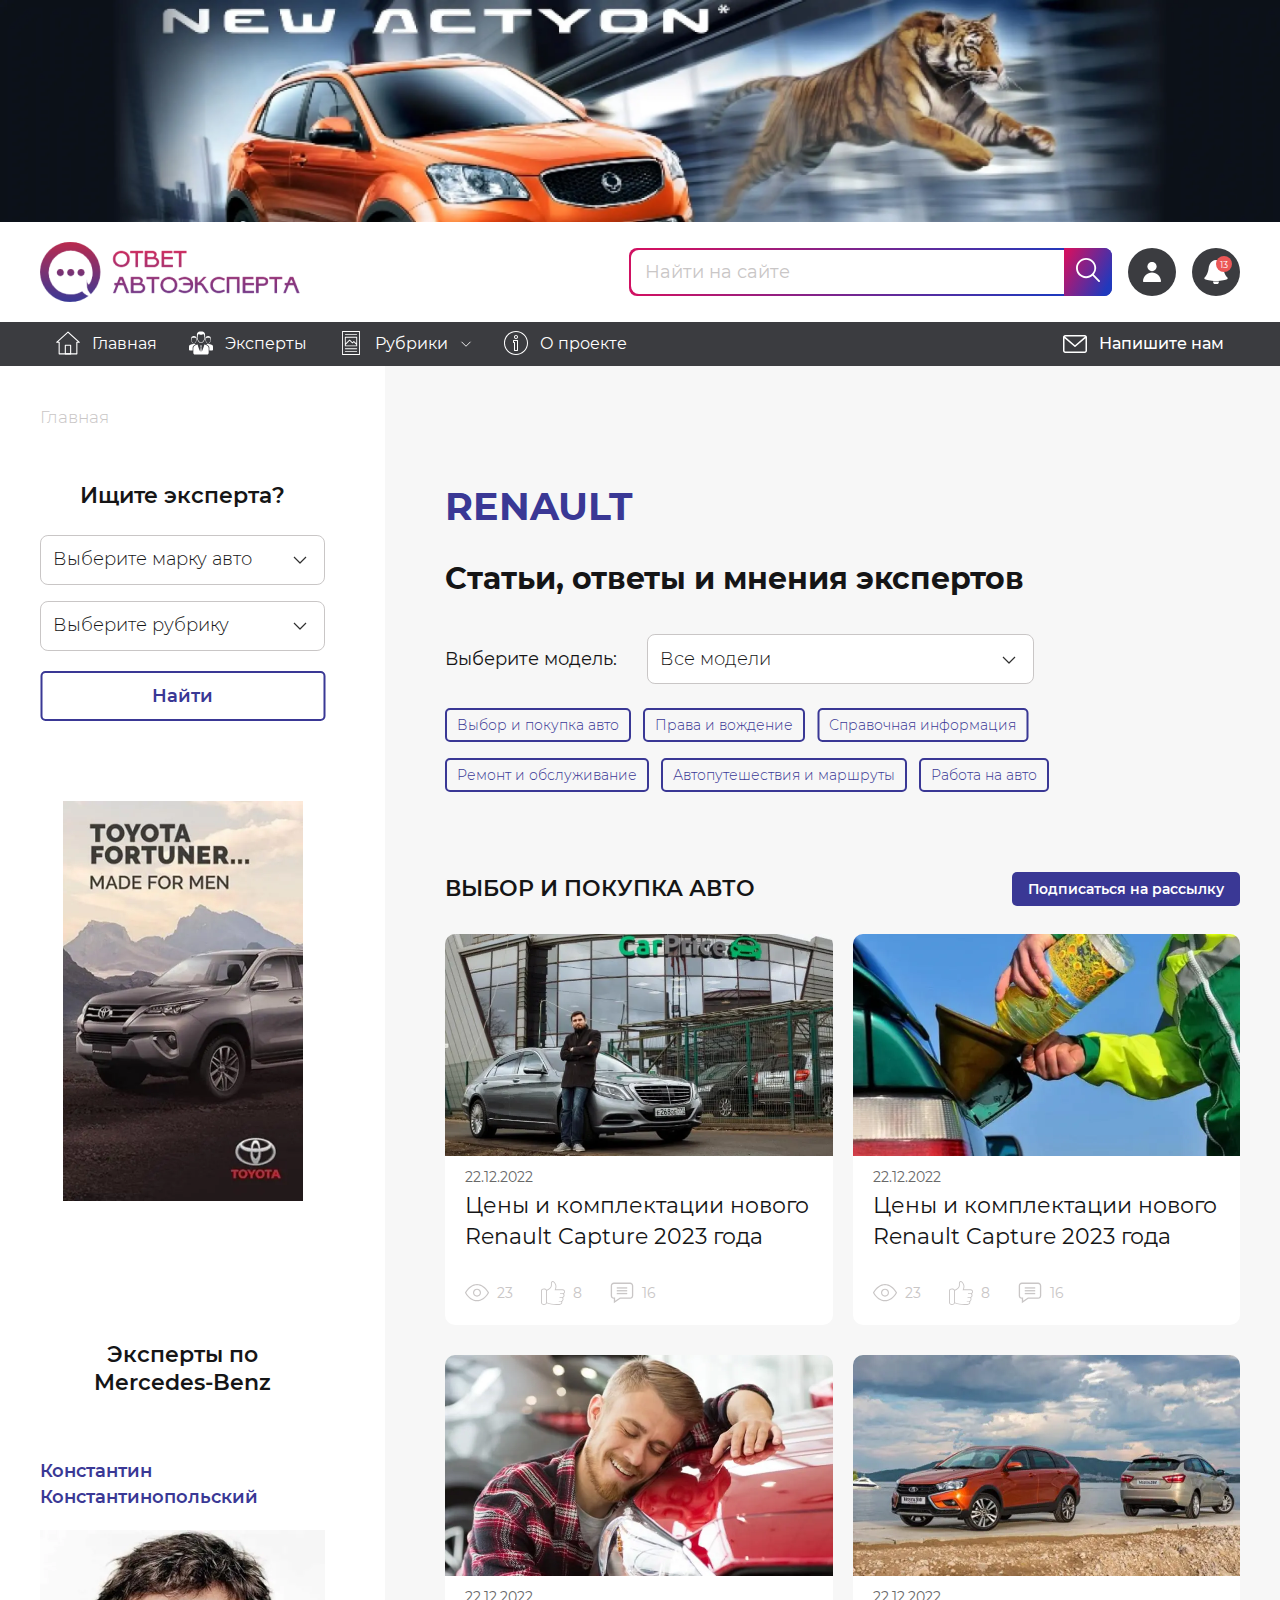
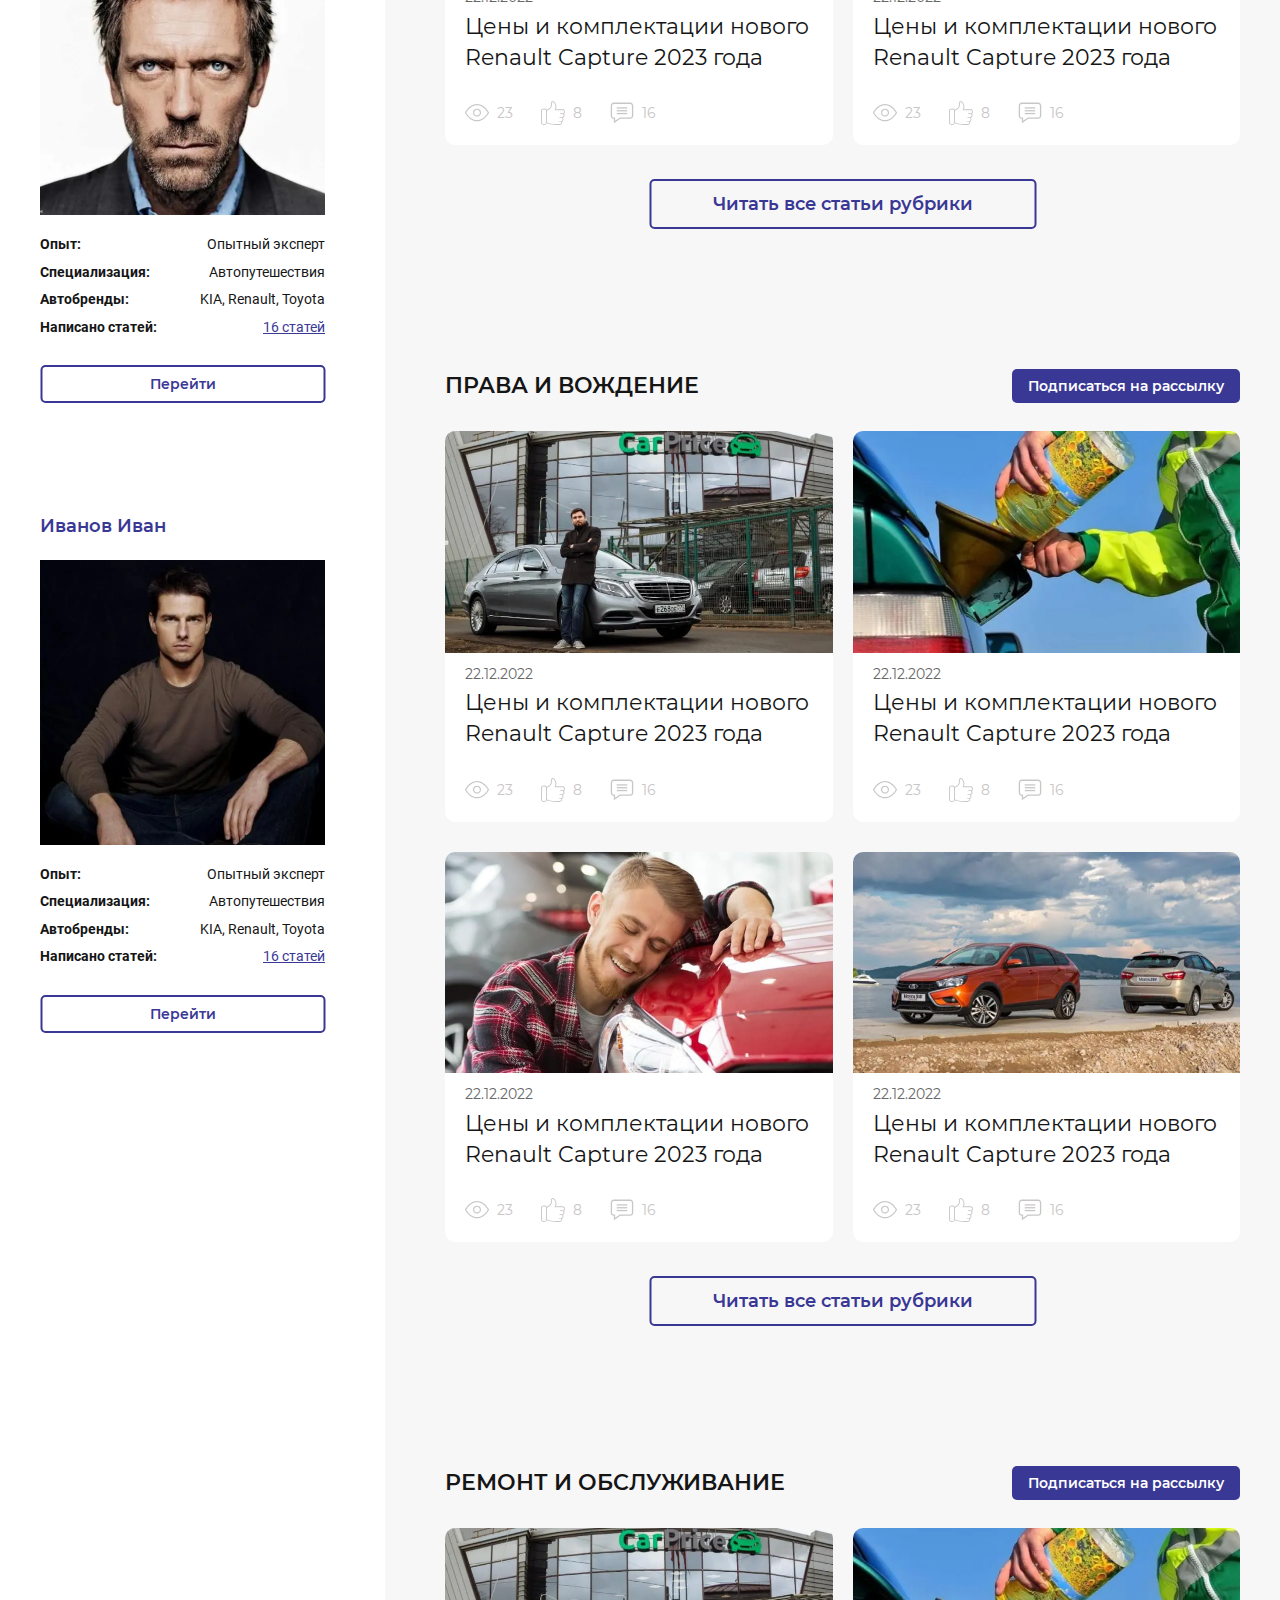
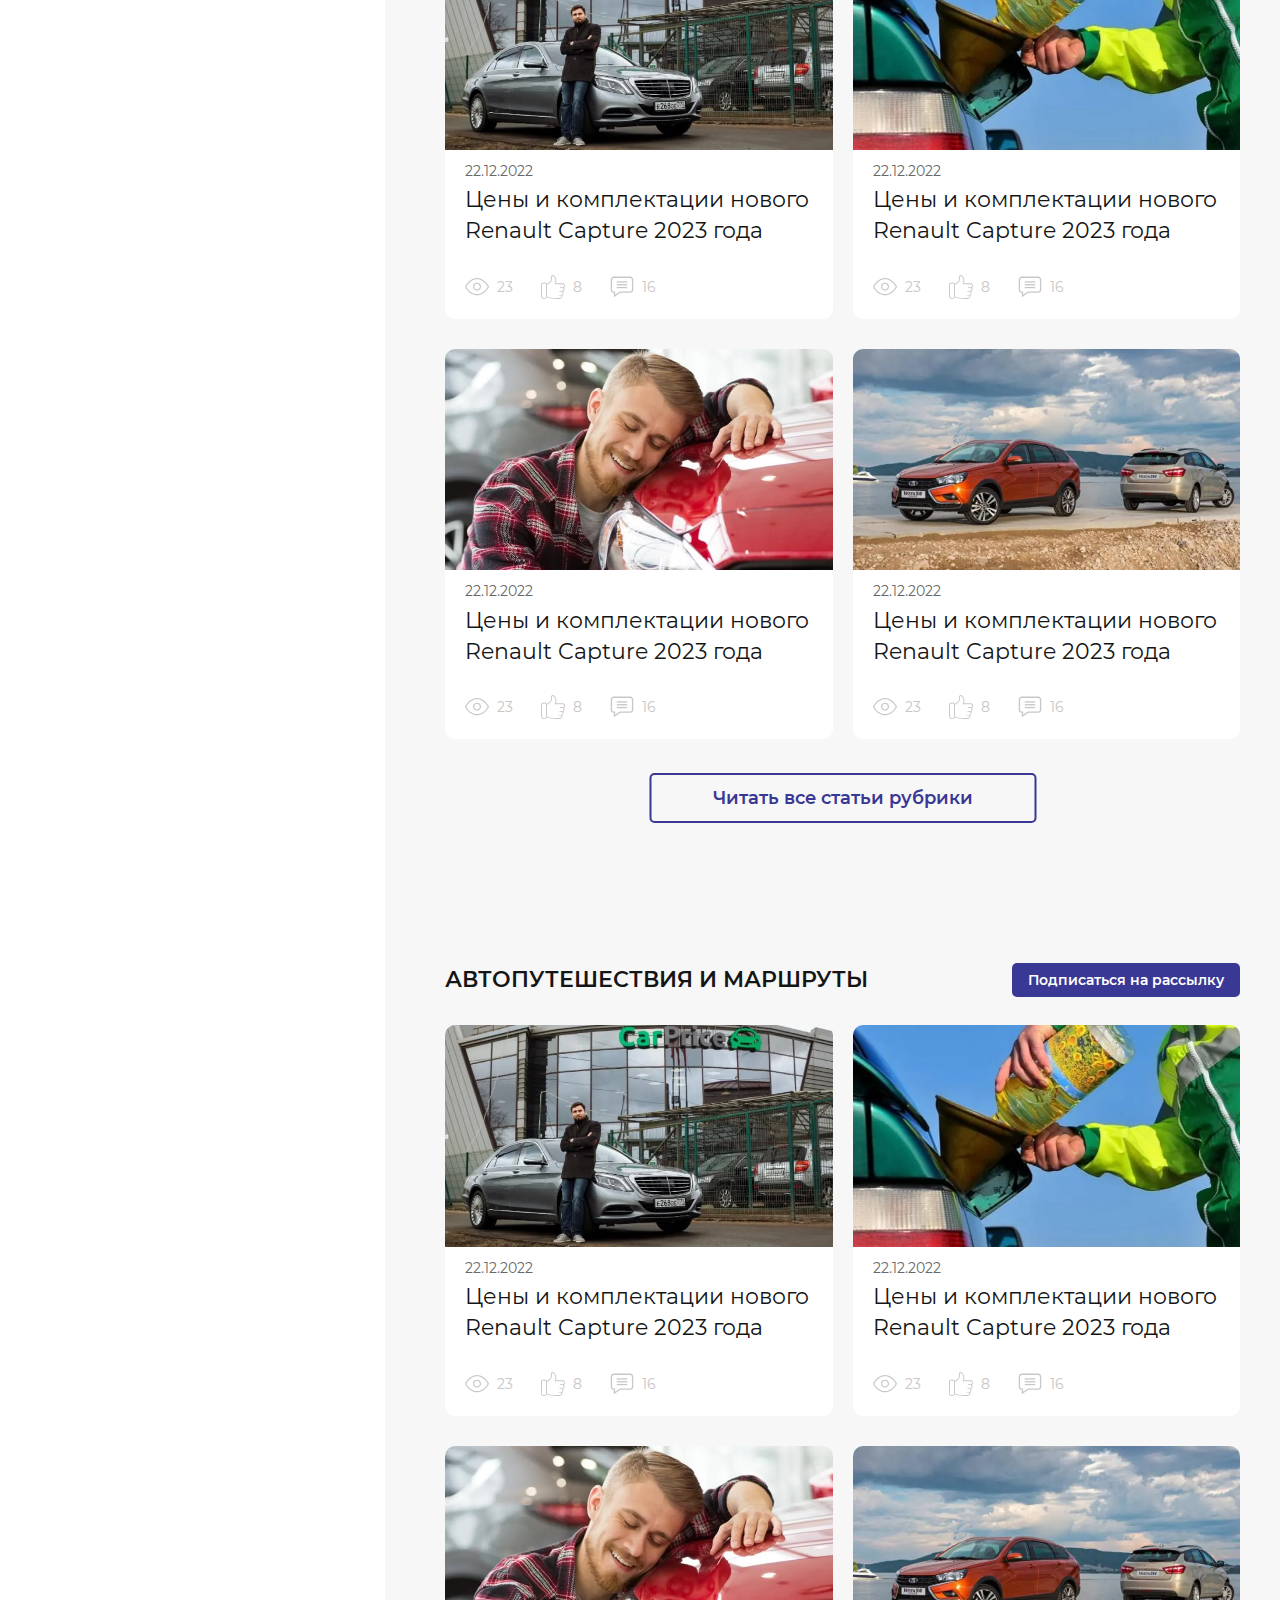
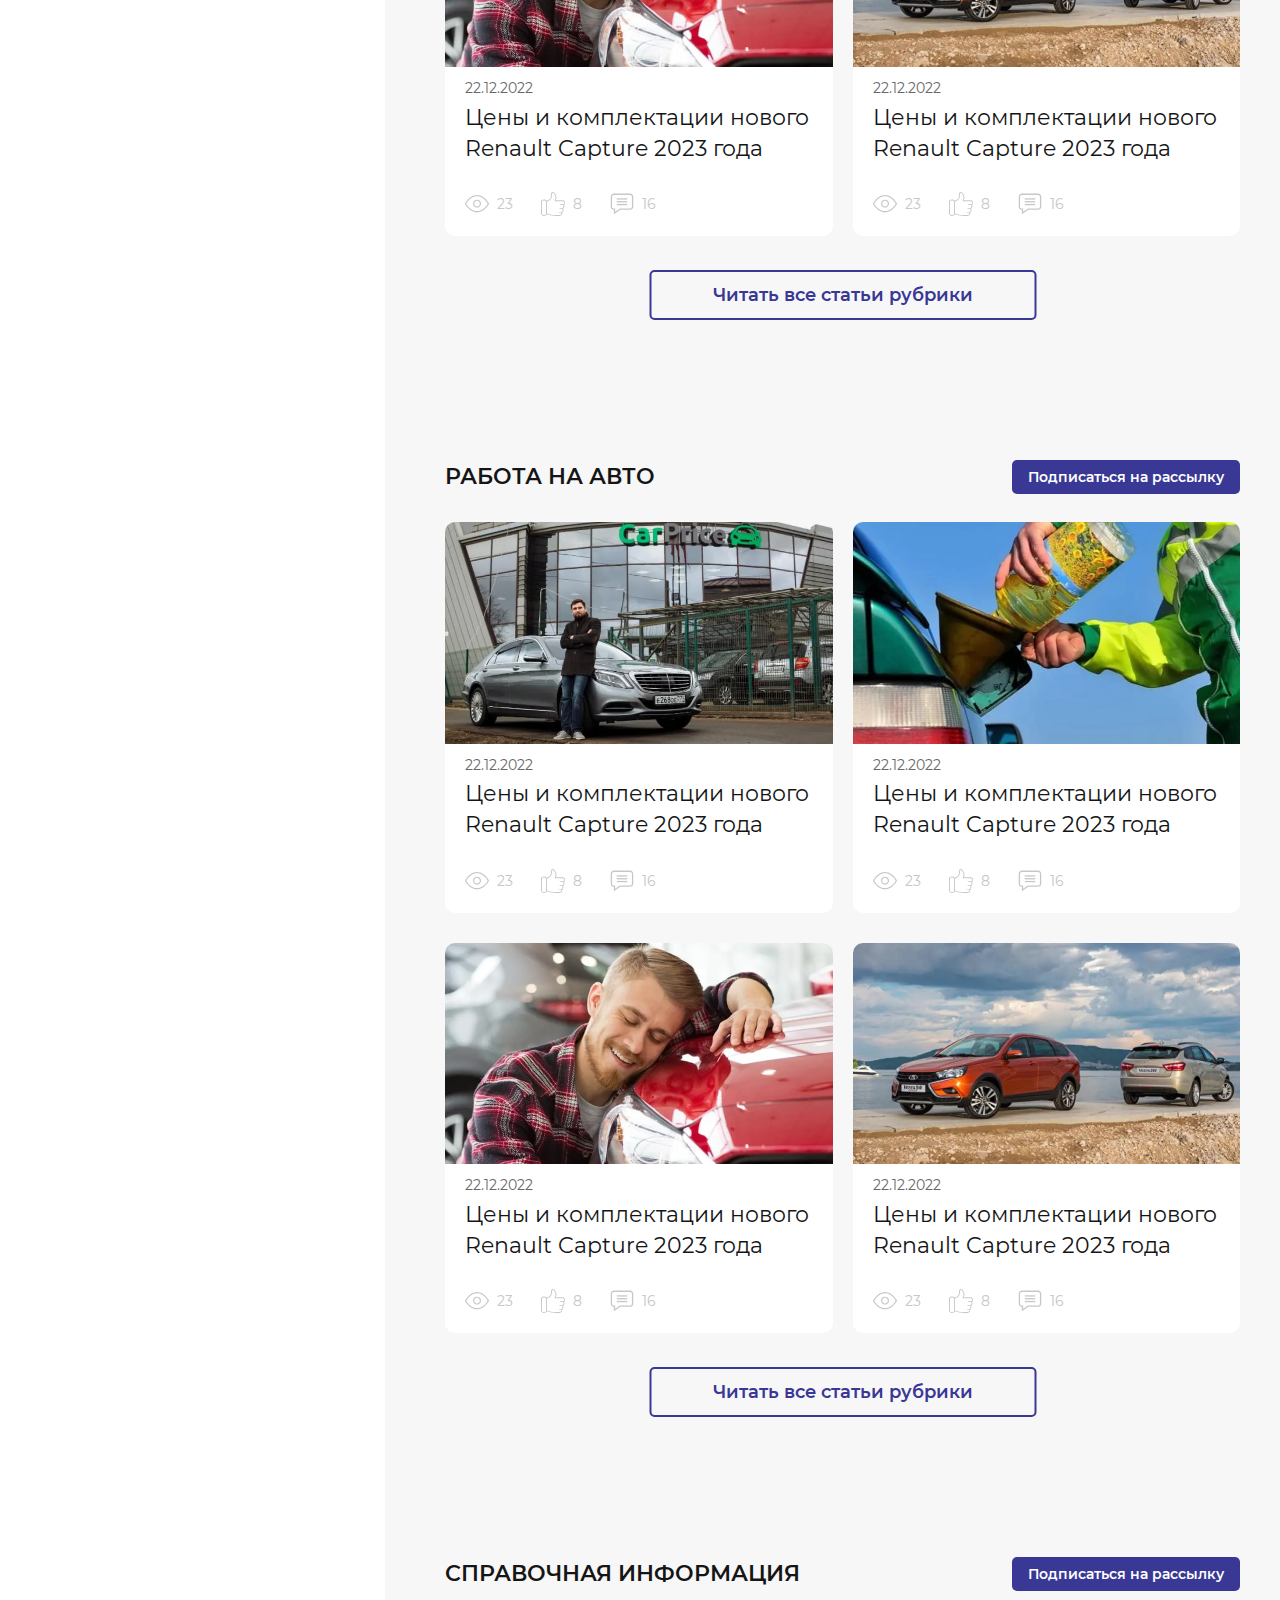
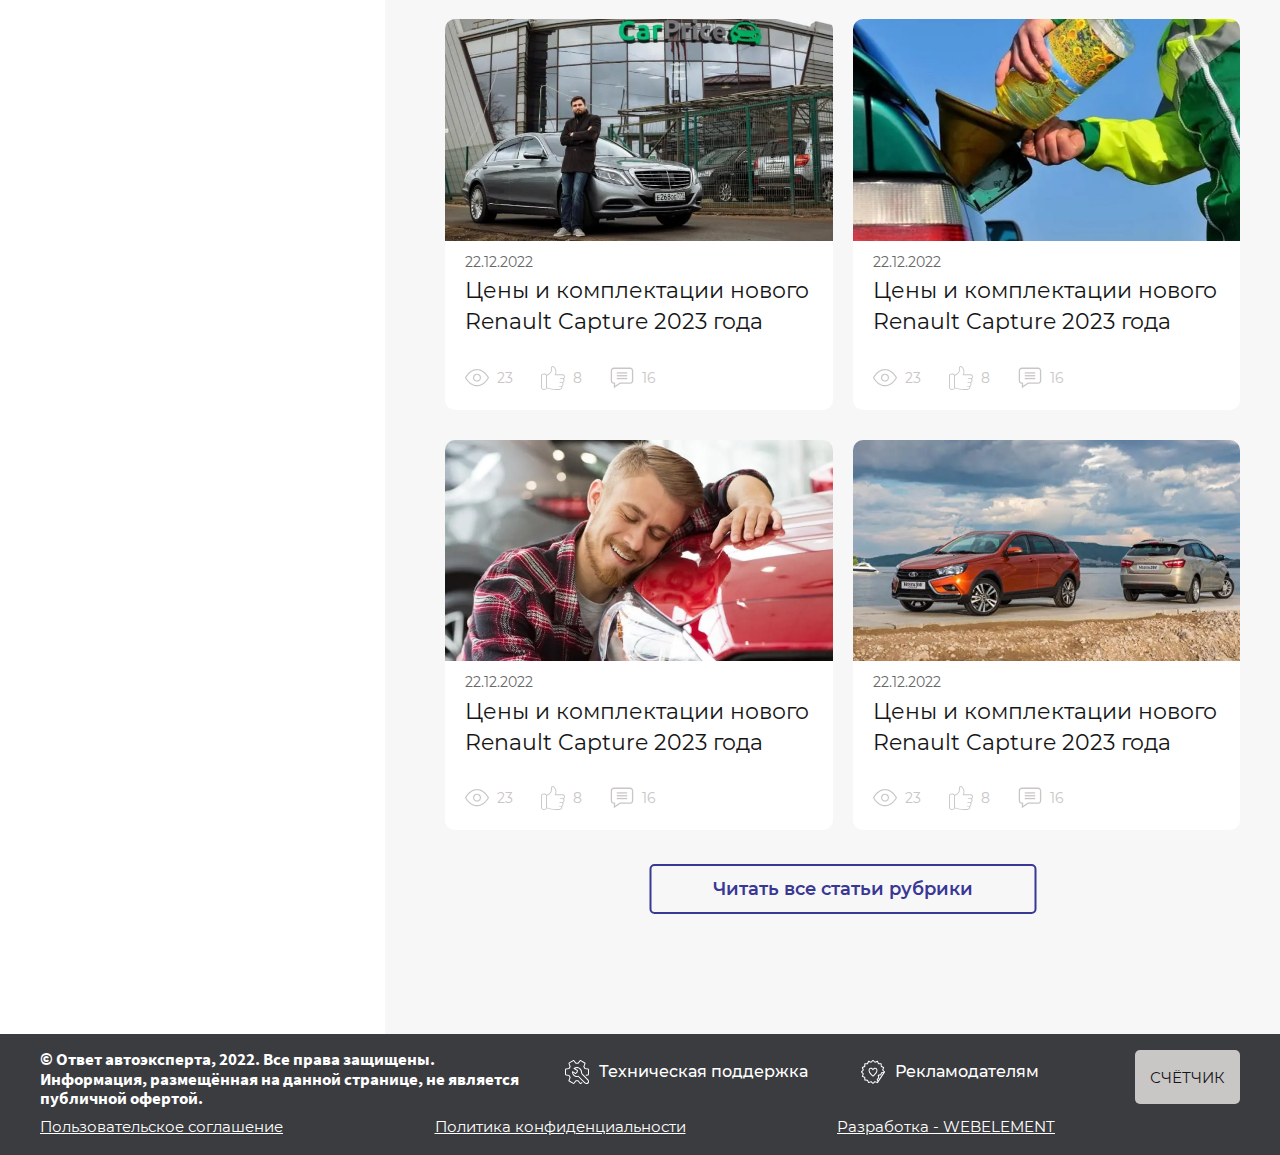
<file: blog.html>
<!DOCTYPE html> <html lang="ru">

<head>
    <meta charset="UTF-8">
    <meta name="viewport" content="width=device-width, initial-scale=1.0">
    <meta name="description" content="">
    <meta name="keywords" content="">
    <link rel="stylesheet" href="css/libs.min.css">
    <link rel="stylesheet" href="css/style.min.css">
    <link rel="icon" href="img/favicon.ico">
    <script src="https://api-maps.yandex.ru/2.1/?lang=ru_RU&apikey=9133eb49-3a97-4b2d-90be-6b80a97a5036" type="text/javascript"></script>
    <title>Статьи</title>
</head>


<body class="page">
    <div class="wrapper">
        <a href="" class="banner">
    <picture>
        <source srcset="img/banner.webp" type="image/webp">
        <img width="1440" height="250" src="img/banner.jpg" alt="">
    </picture>
</a>

        <div class="banner2">
    <div class="text14 light-weight-text">
        Спецпредложение: купи авто по цене и получи дубликаты госномеров в подарок!
    </div>
</div>

        <header class="header _authorized">
            <div class="header-top">
    <div class="container">
        <div class="header-top__inner">
            <a href="#" class="header__logo">
                <img width="260" height="60" src="img/logo.png" alt="">
<!--                <img width="260" height="60" src="img/logoza-ru-vector.svg" alt="">-->
            </a>

            <div class="header-search">
                <fieldset class="fg fg-linear">
                    <input type="text" placeholder="Найти на сайте">
                    <span class="fg-linear__border"></span>
                </fieldset>
                <button class="header-search__btn">
                    <img width="24" height="24" src="img/search.svg" alt="">
                </button>

            </div>

            <div class="header__buttons">
                <button class="header__mob-btn">
                    <img width="44" height="44" src="img/email_Mob.svg" alt="">
                </button>
                <button class="_show-search header__mob-btn">
                    <img width="44" height="44" src="img/search_Mob.svg" alt="">
                </button>
                <button class="_show-menu header__mob-btn">
                    <img width="44" height="44" src="img/menu_Mob.svg" alt="">
                </button>
            </div>
        </div>
    </div>
</div>

<div class="menu">
    <div class="container">
        <button class="menu__close">
            <img width="24" height="24" src="img/close.svg" alt="">
        </button>
        <div class="menu__inner">
            <ul class="nav">
                <li class="nav__item">
                    <a href="#" class="nav__link">
                        <span class="nav__icon">
                            <svg width="24" height="24">
                                <use xlink:href="img/sprite.svg#mainIcon1"></use>
                            </svg>
                        </span>
                        <span>Главная</span>
                    </a>
                </li>
                <li class="nav__item">
                    <a href="#" class="nav__link">
                        <span class="nav__icon">
                            <svg class="fill-svg" width="24" height="24">
                                <use xlink:href="img/sprite.svg#mainIcon2"></use>
                            </svg>
                        </span>
                        <span>Эксперты</span>
                    </a>
                </li>
                <li class="nav__item">
                    <div class="nav__item-show">
                        <span class="nav__icon">
                            <svg class="fill-svg" width="24" height="24">
                                <use xlink:href="img/sprite.svg#mainIcon3"></use>
                            </svg>
                        </span>
                        <span>Рубрики</span>
                        <svg class="nav__arrow" width="14" height="8">
                            <use xlink:href="img/sprite.svg#arrowBottom"></use>
                        </svg>
                    </div>
                    <div class="nav__item-hidden">
                        <div class="nav__sublinks">
                            <a href="#" class="nav__sublink">
                                Выбор и покупка авто
                            </a>
                            <a href="#" class="nav__sublink">
                                Ремонт и обслуживание
                            </a>
                            <a href="#" class="nav__sublink">
                                Справочная информация
                            </a>
                            <a href="#" class="nav__sublink">
                                Автопутешествия и маршруты
                            </a>
                            <a href="#" class="nav__sublink">
                                Работа на авто
                            </a>
                            <a href="#" class="nav__sublink">
                                Права и вождение
                            </a>
                        </div>
                    </div>
                </li>
                <li class="nav__item">
                    <a href="#" class="nav__link">
                        <span class="nav__icon">
                            <svg class="fill-svg" width="24" height="24">
                                <use xlink:href="img/sprite.svg#mainIcon4"></use>
                            </svg>
                        </span>
                        <span>О проекте</span>
                    </a>
                </li>
            </ul>
            
            
            <div class="header-auth">
                <a href="#" class="header-auth__btn m-btn m-btn-black m-btn-icon">
                    <svg width="24" height="24">
                        <use xlink:href="img/sprite.svg#userIcon"></use>
                    </svg>
                    <span class="header-auth__title">
                        Профиль
                    </span>
                </a>
                <a href="#" class="header-auth__btn m-btn m-btn-black m-btn-icon">
                    <svg width="24" height="24">
                        <use xlink:href="img/sprite.svg#noteIcon"></use>
                    </svg>
                    <span class="header-auth__notification">
                        <span class="text9">
                            13
                        </span>
                    </span>
                </a>
            </div>
            
            <button type="button" class="menu__mail">
                <img src="img/email.svg" alt="">
                <span class="text16 medium-weight-text">
                    Напишите нам
                </span>
            </button>

            <form action="" class="menu-form">
    <div class="menu-form__title display3 semi-bold-text accent2-text">
        Ищите эксперта?
    </div>
    <div class="menu-form__fields">
        <fieldset class="fg m-select">
    
    <select>
        <option selected disabled hidden>
            Выберите марку авто
        </option>
        <option>
            марка 1
        </option>
        
        <option>
            марка 2
        </option>
        
    </select>
</fieldset>

        <fieldset class="fg m-select">
    
    <select>
        <option selected disabled hidden>
            Выберите рубрику
        </option>
        <option>
            рубрика 1
        </option>
        
        <option>
            рубрика 2
        </option>
        
    </select>
</fieldset>

    </div>
    <button class="menu-form__btn m-btn m-btn50 linear-btn">
        <span>Найти</span>
    </button>
</form>

        </div>
    </div>
</div>

        </header>
        <main class="content">

            <section class="blog">
                <div class="container">
                    <div class="breadcrumbs">
                        <a href="#" class="breadcrumbs__item">Главная</a>
                    </div>

                    <div class="blog__inner">
                        <div class="blog__sidebar">
                            
<form action="" class="menu-form">
    <div class="menu-form__title display3 semi-bold-text accent2-text">
        Ищите эксперта?
    </div>
    <div class="menu-form__fields">
        <fieldset class="fg m-select">
    
    <select>
        <option selected disabled hidden>
            Выберите марку авто
        </option>
        <option>
            марка 1
        </option>
        
        <option>
            марка 2
        </option>
        
    </select>
</fieldset>

        <fieldset class="fg m-select">
    
    <select>
        <option selected disabled hidden>
            Выберите рубрику
        </option>
        <option>
            рубрика 1
        </option>
        
        <option>
            рубрика 2
        </option>
        
    </select>
</fieldset>

    </div>
    <button class="menu-form__btn m-btn m-btn50 linear-btn">
        <span>Найти</span>
    </button>
</form>

<a href="" class="blog-banner ">
    <picture>
        <source srcset="img/banner3.webp" type="image/webp">
        <img width="240" height="400" src="img/banner3.jpg" alt="">
    </picture>
</a>


<div class="experts">
    <h3 class="experts__title display3 semi-bold-text">
        Эксперты по <br>
        Mercedes-Benz
    </h3>
    <div class="experts__items">
        <div class="expert-card">
    <a href="#" class="expert-card__title text18 semi-bold-text accent2-text">
        Константин Константинопольский
    </a>
    <div class="expert-card__img">
        <picture>
            <source srcset="img/expert.webp" type="image/webp">
            <img width="285" height="285" src="img/expert.jpg" alt="">
        </picture>
    </div>
    <div class="expert-card__items">
        <div class="expert-card__item">
            <span class="expert-card__item-title">Опыт:</span>
            <span class="expert-card__item-desc">Опытный эксперт</span>
        </div>
        <div class="expert-card__item">
            <span class="expert-card__item-title">Специализация:</span>
            <span class="expert-card__item-desc">Автопутешествия</span>
        </div>
        <div class="expert-card__item">
            <span class="expert-card__item-title">Автобренды:</span>
            <span class="expert-card__item-desc">KIA, Renault, Toyota</span>
        </div>
        <div class="expert-card__item">
            <span class="expert-card__item-title">Написано статей:</span>
            <a href="#" class="expert-card__item-desc accent-link2">16 статей</a>
        </div>
    </div>
    <a href="#" class="expert-card__btn m-btn m-btn38 linear-btn">
        <span>Перейти</span>
    </a>
</div>

        <div class="expert-card">
    <a href="#" class="expert-card__title text18 semi-bold-text accent2-text">
        Иванов Иван
    </a>
    <div class="expert-card__img">
        <picture>
            <source srcset="img/expert2.webp" type="image/webp">
            <img width="285" height="285" src="img/expert2.jpg" alt="">
        </picture>
    </div>
    <div class="expert-card__items">
        <div class="expert-card__item">
            <span class="expert-card__item-title">Опыт:</span>
            <span class="expert-card__item-desc">Опытный эксперт</span>
        </div>
        <div class="expert-card__item">
            <span class="expert-card__item-title">Специализация:</span>
            <span class="expert-card__item-desc">Автопутешествия</span>
        </div>
        <div class="expert-card__item">
            <span class="expert-card__item-title">Автобренды:</span>
            <span class="expert-card__item-desc">KIA, Renault, Toyota</span>
        </div>
        <div class="expert-card__item">
            <span class="expert-card__item-title">Написано статей:</span>
            <a href="#" class="expert-card__item-desc accent-link2">16 статей</a>
        </div>
    </div>
    <a href="#" class="expert-card__btn m-btn m-btn38 linear-btn">
        <span>Перейти</span>
    </a>
</div>

    </div>
</div>


                        </div>
                        <div class="blog__content">
                            <div class="blog__info">
                                <h1 class="blog__title display1 bold-text accent2-text">
                                    RENAULT
                                </h1>
                                <h2 class="blog__subtitle display2 bold-text">
                                    Статьи, ответы и мнения экспертов
                                </h2>
                            </div>
                            <div class="blog__model">
                                <div class="text18">
                                    Выберите модель:
                                </div>
                                <fieldset class="fg m-select">
    
    <select>
        <option selected>
            Все модели
        </option>
        <option>
            Модель 1
        </option>
        
        <option>
            Модель 2
        </option>
        
    </select>
</fieldset>

                            </div>
                            <div class="blog__tags-title">
                                <span class="text18">
                                    Выберите рубрику:
                                </span>
                            </div>
                            <div class="blog__tags">
                                <a href="#" class="blog__tag m-btn m-btn38 linear-btn">
                                    <span>Выбор и покупка авто</span>
                                </a>
                                <a href="#" class="blog__tag m-btn m-btn38 linear-btn">
                                    <span>Права и вождение</span>
                                </a>
                                <a href="#" class="blog__tag m-btn m-btn38 linear-btn">
                                    <span>Справочная информация</span>
                                </a>
                                <a href="#" class="blog__tag m-btn m-btn38 linear-btn">
                                    <span>Ремонт и обслуживание</span>
                                </a>
                                <a href="#" class="blog__tag m-btn m-btn38 linear-btn">
                                    <span>Автопутешествия и маршруты</span>
                                </a>
                                <a href="#" class="blog__tag m-btn m-btn38 linear-btn">
                                    <span>Работа на авто</span>
                                </a>
                            </div>

                            <div class="blog__groups">
                                <div class="blog-collection">
    <div class="blog-collection__top">
        <h2 class="display3 semi-bold-text">
            ВЫБОР И ПОКУПКА АВТО
        </h2>
        <button class="blog-collection__subscribe m-btn m-btn-accent2 m-btn34">
            <span>Подписаться на рассылку</span>
        </button>
    </div>
    <div class="blog-collection__grid">
        <a href="#" class="news-card">
    <div class="news-card__img">
        <picture>
            <source srcset="img/news.webp" type="image/webp">
            <img width="387" height="221" src="img/news.jpg" alt="">
        </picture>
    </div>
    <div class="news-card__content">
        <div class="text14 grey-text">
            22.12.2022
        </div>
        <div class="display4">
            Цены и комплектации нового Renault Capture 2023 года
        </div>

        <div class="news-card__action">
            <div class="news-card__btn">
                <svg class="fill-svg" width="24" height="24">
                    <use xlink:href="img/sprite.svg#Visibility"></use>
                </svg>
                <span>23</span>
            </div>
            <div class="news-card__btn">
                <svg class="fill-svg" width="24" height="24">
                    <use xlink:href="img/sprite.svg#like"></use>
                </svg>
                <span>8</span>
            </div>
            <div class="news-card__btn">
                <svg class="fill-svg" width="24" height="24">
                    <use xlink:href="img/sprite.svg#message"></use>
                </svg>
                <span>16</span>
            </div>
        </div>
    </div>
</a>

        <a href="#" class="news-card">
    <div class="news-card__img">
        <picture>
            <source srcset="img/news2.webp" type="image/webp">
            <img width="387" height="221" src="img/news2.jpg" alt="">
        </picture>
    </div>
    <div class="news-card__content">
        <div class="text14 grey-text">
            22.12.2022
        </div>
        <div class="display4">
            Цены и комплектации нового Renault Capture 2023 года
        </div>

        <div class="news-card__action">
            <div class="news-card__btn">
                <svg class="fill-svg" width="24" height="24">
                    <use xlink:href="img/sprite.svg#Visibility"></use>
                </svg>
                <span>23</span>
            </div>
            <div class="news-card__btn">
                <svg class="fill-svg" width="24" height="24">
                    <use xlink:href="img/sprite.svg#like"></use>
                </svg>
                <span>8</span>
            </div>
            <div class="news-card__btn">
                <svg class="fill-svg" width="24" height="24">
                    <use xlink:href="img/sprite.svg#message"></use>
                </svg>
                <span>16</span>
            </div>
        </div>
    </div>
</a>

        <a href="#" class="news-card">
    <div class="news-card__img">
        <picture>
            <source srcset="img/news3.webp" type="image/webp">
            <img width="387" height="221" src="img/news3.jpg" alt="">
        </picture>
    </div>
    <div class="news-card__content">
        <div class="text14 grey-text">
            22.12.2022
        </div>
        <div class="display4">
            Цены и комплектации нового Renault Capture 2023 года
        </div>

        <div class="news-card__action">
            <div class="news-card__btn">
                <svg class="fill-svg" width="24" height="24">
                    <use xlink:href="img/sprite.svg#Visibility"></use>
                </svg>
                <span>23</span>
            </div>
            <div class="news-card__btn">
                <svg class="fill-svg" width="24" height="24">
                    <use xlink:href="img/sprite.svg#like"></use>
                </svg>
                <span>8</span>
            </div>
            <div class="news-card__btn">
                <svg class="fill-svg" width="24" height="24">
                    <use xlink:href="img/sprite.svg#message"></use>
                </svg>
                <span>16</span>
            </div>
        </div>
    </div>
</a>

        <a href="#" class="news-card">
    <div class="news-card__img">
        <picture>
            <source srcset="img/news4.webp" type="image/webp">
            <img width="387" height="221" src="img/news4.jpg" alt="">
        </picture>
    </div>
    <div class="news-card__content">
        <div class="text14 grey-text">
            22.12.2022
        </div>
        <div class="display4">
            Цены и комплектации нового Renault Capture 2023 года
        </div>

        <div class="news-card__action">
            <div class="news-card__btn">
                <svg class="fill-svg" width="24" height="24">
                    <use xlink:href="img/sprite.svg#Visibility"></use>
                </svg>
                <span>23</span>
            </div>
            <div class="news-card__btn">
                <svg class="fill-svg" width="24" height="24">
                    <use xlink:href="img/sprite.svg#like"></use>
                </svg>
                <span>8</span>
            </div>
            <div class="news-card__btn">
                <svg class="fill-svg" width="24" height="24">
                    <use xlink:href="img/sprite.svg#message"></use>
                </svg>
                <span>16</span>
            </div>
        </div>
    </div>
</a>

    </div>
    <div class="blog-collection__nav">
        <button class="blog-collection__btn m-btn m-btn50 linear-btn">
            <span>Читать все статьи рубрики</span>
        </button>
    </div>
</div>

                                <div class="blog-collection">
    <div class="blog-collection__top">
        <h2 class="display3 semi-bold-text">
            ПРАВА И ВОЖДЕНИЕ
        </h2>
        <button class="blog-collection__subscribe m-btn m-btn-accent2 m-btn34">
            <span>Подписаться на рассылку</span>
        </button>
    </div>
    <div class="blog-collection__grid">
        <a href="#" class="news-card">
    <div class="news-card__img">
        <picture>
            <source srcset="img/news.webp" type="image/webp">
            <img width="387" height="221" src="img/news.jpg" alt="">
        </picture>
    </div>
    <div class="news-card__content">
        <div class="text14 grey-text">
            22.12.2022
        </div>
        <div class="display4">
            Цены и комплектации нового Renault Capture 2023 года
        </div>

        <div class="news-card__action">
            <div class="news-card__btn">
                <svg class="fill-svg" width="24" height="24">
                    <use xlink:href="img/sprite.svg#Visibility"></use>
                </svg>
                <span>23</span>
            </div>
            <div class="news-card__btn">
                <svg class="fill-svg" width="24" height="24">
                    <use xlink:href="img/sprite.svg#like"></use>
                </svg>
                <span>8</span>
            </div>
            <div class="news-card__btn">
                <svg class="fill-svg" width="24" height="24">
                    <use xlink:href="img/sprite.svg#message"></use>
                </svg>
                <span>16</span>
            </div>
        </div>
    </div>
</a>

        <a href="#" class="news-card">
    <div class="news-card__img">
        <picture>
            <source srcset="img/news2.webp" type="image/webp">
            <img width="387" height="221" src="img/news2.jpg" alt="">
        </picture>
    </div>
    <div class="news-card__content">
        <div class="text14 grey-text">
            22.12.2022
        </div>
        <div class="display4">
            Цены и комплектации нового Renault Capture 2023 года
        </div>

        <div class="news-card__action">
            <div class="news-card__btn">
                <svg class="fill-svg" width="24" height="24">
                    <use xlink:href="img/sprite.svg#Visibility"></use>
                </svg>
                <span>23</span>
            </div>
            <div class="news-card__btn">
                <svg class="fill-svg" width="24" height="24">
                    <use xlink:href="img/sprite.svg#like"></use>
                </svg>
                <span>8</span>
            </div>
            <div class="news-card__btn">
                <svg class="fill-svg" width="24" height="24">
                    <use xlink:href="img/sprite.svg#message"></use>
                </svg>
                <span>16</span>
            </div>
        </div>
    </div>
</a>

        <a href="#" class="news-card">
    <div class="news-card__img">
        <picture>
            <source srcset="img/news3.webp" type="image/webp">
            <img width="387" height="221" src="img/news3.jpg" alt="">
        </picture>
    </div>
    <div class="news-card__content">
        <div class="text14 grey-text">
            22.12.2022
        </div>
        <div class="display4">
            Цены и комплектации нового Renault Capture 2023 года
        </div>

        <div class="news-card__action">
            <div class="news-card__btn">
                <svg class="fill-svg" width="24" height="24">
                    <use xlink:href="img/sprite.svg#Visibility"></use>
                </svg>
                <span>23</span>
            </div>
            <div class="news-card__btn">
                <svg class="fill-svg" width="24" height="24">
                    <use xlink:href="img/sprite.svg#like"></use>
                </svg>
                <span>8</span>
            </div>
            <div class="news-card__btn">
                <svg class="fill-svg" width="24" height="24">
                    <use xlink:href="img/sprite.svg#message"></use>
                </svg>
                <span>16</span>
            </div>
        </div>
    </div>
</a>

        <a href="#" class="news-card">
    <div class="news-card__img">
        <picture>
            <source srcset="img/news4.webp" type="image/webp">
            <img width="387" height="221" src="img/news4.jpg" alt="">
        </picture>
    </div>
    <div class="news-card__content">
        <div class="text14 grey-text">
            22.12.2022
        </div>
        <div class="display4">
            Цены и комплектации нового Renault Capture 2023 года
        </div>

        <div class="news-card__action">
            <div class="news-card__btn">
                <svg class="fill-svg" width="24" height="24">
                    <use xlink:href="img/sprite.svg#Visibility"></use>
                </svg>
                <span>23</span>
            </div>
            <div class="news-card__btn">
                <svg class="fill-svg" width="24" height="24">
                    <use xlink:href="img/sprite.svg#like"></use>
                </svg>
                <span>8</span>
            </div>
            <div class="news-card__btn">
                <svg class="fill-svg" width="24" height="24">
                    <use xlink:href="img/sprite.svg#message"></use>
                </svg>
                <span>16</span>
            </div>
        </div>
    </div>
</a>

    </div>
    <div class="blog-collection__nav">
        <button class="blog-collection__btn m-btn m-btn50 linear-btn">
            <span>Читать все статьи рубрики</span>
        </button>
    </div>
</div>

                                <div class="blog-collection">
    <div class="blog-collection__top">
        <h2 class="display3 semi-bold-text">
            РЕМОНТ И ОБСЛУЖИВАНИЕ
        </h2>
        <button class="blog-collection__subscribe m-btn m-btn-accent2 m-btn34">
            <span>Подписаться на рассылку</span>
        </button>
    </div>
    <div class="blog-collection__grid">
        <a href="#" class="news-card">
    <div class="news-card__img">
        <picture>
            <source srcset="img/news.webp" type="image/webp">
            <img width="387" height="221" src="img/news.jpg" alt="">
        </picture>
    </div>
    <div class="news-card__content">
        <div class="text14 grey-text">
            22.12.2022
        </div>
        <div class="display4">
            Цены и комплектации нового Renault Capture 2023 года
        </div>

        <div class="news-card__action">
            <div class="news-card__btn">
                <svg class="fill-svg" width="24" height="24">
                    <use xlink:href="img/sprite.svg#Visibility"></use>
                </svg>
                <span>23</span>
            </div>
            <div class="news-card__btn">
                <svg class="fill-svg" width="24" height="24">
                    <use xlink:href="img/sprite.svg#like"></use>
                </svg>
                <span>8</span>
            </div>
            <div class="news-card__btn">
                <svg class="fill-svg" width="24" height="24">
                    <use xlink:href="img/sprite.svg#message"></use>
                </svg>
                <span>16</span>
            </div>
        </div>
    </div>
</a>

        <a href="#" class="news-card">
    <div class="news-card__img">
        <picture>
            <source srcset="img/news2.webp" type="image/webp">
            <img width="387" height="221" src="img/news2.jpg" alt="">
        </picture>
    </div>
    <div class="news-card__content">
        <div class="text14 grey-text">
            22.12.2022
        </div>
        <div class="display4">
            Цены и комплектации нового Renault Capture 2023 года
        </div>

        <div class="news-card__action">
            <div class="news-card__btn">
                <svg class="fill-svg" width="24" height="24">
                    <use xlink:href="img/sprite.svg#Visibility"></use>
                </svg>
                <span>23</span>
            </div>
            <div class="news-card__btn">
                <svg class="fill-svg" width="24" height="24">
                    <use xlink:href="img/sprite.svg#like"></use>
                </svg>
                <span>8</span>
            </div>
            <div class="news-card__btn">
                <svg class="fill-svg" width="24" height="24">
                    <use xlink:href="img/sprite.svg#message"></use>
                </svg>
                <span>16</span>
            </div>
        </div>
    </div>
</a>

        <a href="#" class="news-card">
    <div class="news-card__img">
        <picture>
            <source srcset="img/news3.webp" type="image/webp">
            <img width="387" height="221" src="img/news3.jpg" alt="">
        </picture>
    </div>
    <div class="news-card__content">
        <div class="text14 grey-text">
            22.12.2022
        </div>
        <div class="display4">
            Цены и комплектации нового Renault Capture 2023 года
        </div>

        <div class="news-card__action">
            <div class="news-card__btn">
                <svg class="fill-svg" width="24" height="24">
                    <use xlink:href="img/sprite.svg#Visibility"></use>
                </svg>
                <span>23</span>
            </div>
            <div class="news-card__btn">
                <svg class="fill-svg" width="24" height="24">
                    <use xlink:href="img/sprite.svg#like"></use>
                </svg>
                <span>8</span>
            </div>
            <div class="news-card__btn">
                <svg class="fill-svg" width="24" height="24">
                    <use xlink:href="img/sprite.svg#message"></use>
                </svg>
                <span>16</span>
            </div>
        </div>
    </div>
</a>

        <a href="#" class="news-card">
    <div class="news-card__img">
        <picture>
            <source srcset="img/news4.webp" type="image/webp">
            <img width="387" height="221" src="img/news4.jpg" alt="">
        </picture>
    </div>
    <div class="news-card__content">
        <div class="text14 grey-text">
            22.12.2022
        </div>
        <div class="display4">
            Цены и комплектации нового Renault Capture 2023 года
        </div>

        <div class="news-card__action">
            <div class="news-card__btn">
                <svg class="fill-svg" width="24" height="24">
                    <use xlink:href="img/sprite.svg#Visibility"></use>
                </svg>
                <span>23</span>
            </div>
            <div class="news-card__btn">
                <svg class="fill-svg" width="24" height="24">
                    <use xlink:href="img/sprite.svg#like"></use>
                </svg>
                <span>8</span>
            </div>
            <div class="news-card__btn">
                <svg class="fill-svg" width="24" height="24">
                    <use xlink:href="img/sprite.svg#message"></use>
                </svg>
                <span>16</span>
            </div>
        </div>
    </div>
</a>

    </div>
    <div class="blog-collection__nav">
        <button class="blog-collection__btn m-btn m-btn50 linear-btn">
            <span>Читать все статьи рубрики</span>
        </button>
    </div>
</div>

                                <div class="blog-collection">
    <div class="blog-collection__top">
        <h2 class="display3 semi-bold-text">
            АВТОПУТЕШЕСТВИЯ И МАРШРУТЫ
        </h2>
        <button class="blog-collection__subscribe m-btn m-btn-accent2 m-btn34">
            <span>Подписаться на рассылку</span>
        </button>
    </div>
    <div class="blog-collection__grid">
        <a href="#" class="news-card">
    <div class="news-card__img">
        <picture>
            <source srcset="img/news.webp" type="image/webp">
            <img width="387" height="221" src="img/news.jpg" alt="">
        </picture>
    </div>
    <div class="news-card__content">
        <div class="text14 grey-text">
            22.12.2022
        </div>
        <div class="display4">
            Цены и комплектации нового Renault Capture 2023 года
        </div>

        <div class="news-card__action">
            <div class="news-card__btn">
                <svg class="fill-svg" width="24" height="24">
                    <use xlink:href="img/sprite.svg#Visibility"></use>
                </svg>
                <span>23</span>
            </div>
            <div class="news-card__btn">
                <svg class="fill-svg" width="24" height="24">
                    <use xlink:href="img/sprite.svg#like"></use>
                </svg>
                <span>8</span>
            </div>
            <div class="news-card__btn">
                <svg class="fill-svg" width="24" height="24">
                    <use xlink:href="img/sprite.svg#message"></use>
                </svg>
                <span>16</span>
            </div>
        </div>
    </div>
</a>

        <a href="#" class="news-card">
    <div class="news-card__img">
        <picture>
            <source srcset="img/news2.webp" type="image/webp">
            <img width="387" height="221" src="img/news2.jpg" alt="">
        </picture>
    </div>
    <div class="news-card__content">
        <div class="text14 grey-text">
            22.12.2022
        </div>
        <div class="display4">
            Цены и комплектации нового Renault Capture 2023 года
        </div>

        <div class="news-card__action">
            <div class="news-card__btn">
                <svg class="fill-svg" width="24" height="24">
                    <use xlink:href="img/sprite.svg#Visibility"></use>
                </svg>
                <span>23</span>
            </div>
            <div class="news-card__btn">
                <svg class="fill-svg" width="24" height="24">
                    <use xlink:href="img/sprite.svg#like"></use>
                </svg>
                <span>8</span>
            </div>
            <div class="news-card__btn">
                <svg class="fill-svg" width="24" height="24">
                    <use xlink:href="img/sprite.svg#message"></use>
                </svg>
                <span>16</span>
            </div>
        </div>
    </div>
</a>

        <a href="#" class="news-card">
    <div class="news-card__img">
        <picture>
            <source srcset="img/news3.webp" type="image/webp">
            <img width="387" height="221" src="img/news3.jpg" alt="">
        </picture>
    </div>
    <div class="news-card__content">
        <div class="text14 grey-text">
            22.12.2022
        </div>
        <div class="display4">
            Цены и комплектации нового Renault Capture 2023 года
        </div>

        <div class="news-card__action">
            <div class="news-card__btn">
                <svg class="fill-svg" width="24" height="24">
                    <use xlink:href="img/sprite.svg#Visibility"></use>
                </svg>
                <span>23</span>
            </div>
            <div class="news-card__btn">
                <svg class="fill-svg" width="24" height="24">
                    <use xlink:href="img/sprite.svg#like"></use>
                </svg>
                <span>8</span>
            </div>
            <div class="news-card__btn">
                <svg class="fill-svg" width="24" height="24">
                    <use xlink:href="img/sprite.svg#message"></use>
                </svg>
                <span>16</span>
            </div>
        </div>
    </div>
</a>

        <a href="#" class="news-card">
    <div class="news-card__img">
        <picture>
            <source srcset="img/news4.webp" type="image/webp">
            <img width="387" height="221" src="img/news4.jpg" alt="">
        </picture>
    </div>
    <div class="news-card__content">
        <div class="text14 grey-text">
            22.12.2022
        </div>
        <div class="display4">
            Цены и комплектации нового Renault Capture 2023 года
        </div>

        <div class="news-card__action">
            <div class="news-card__btn">
                <svg class="fill-svg" width="24" height="24">
                    <use xlink:href="img/sprite.svg#Visibility"></use>
                </svg>
                <span>23</span>
            </div>
            <div class="news-card__btn">
                <svg class="fill-svg" width="24" height="24">
                    <use xlink:href="img/sprite.svg#like"></use>
                </svg>
                <span>8</span>
            </div>
            <div class="news-card__btn">
                <svg class="fill-svg" width="24" height="24">
                    <use xlink:href="img/sprite.svg#message"></use>
                </svg>
                <span>16</span>
            </div>
        </div>
    </div>
</a>

    </div>
    <div class="blog-collection__nav">
        <button class="blog-collection__btn m-btn m-btn50 linear-btn">
            <span>Читать все статьи рубрики</span>
        </button>
    </div>
</div>

                                <div class="blog-collection">
    <div class="blog-collection__top">
        <h2 class="display3 semi-bold-text">
            РАБОТА НА АВТО
        </h2>
        <button class="blog-collection__subscribe m-btn m-btn-accent2 m-btn34">
            <span>Подписаться на рассылку</span>
        </button>
    </div>
    <div class="blog-collection__grid">
        <a href="#" class="news-card">
    <div class="news-card__img">
        <picture>
            <source srcset="img/news.webp" type="image/webp">
            <img width="387" height="221" src="img/news.jpg" alt="">
        </picture>
    </div>
    <div class="news-card__content">
        <div class="text14 grey-text">
            22.12.2022
        </div>
        <div class="display4">
            Цены и комплектации нового Renault Capture 2023 года
        </div>

        <div class="news-card__action">
            <div class="news-card__btn">
                <svg class="fill-svg" width="24" height="24">
                    <use xlink:href="img/sprite.svg#Visibility"></use>
                </svg>
                <span>23</span>
            </div>
            <div class="news-card__btn">
                <svg class="fill-svg" width="24" height="24">
                    <use xlink:href="img/sprite.svg#like"></use>
                </svg>
                <span>8</span>
            </div>
            <div class="news-card__btn">
                <svg class="fill-svg" width="24" height="24">
                    <use xlink:href="img/sprite.svg#message"></use>
                </svg>
                <span>16</span>
            </div>
        </div>
    </div>
</a>

        <a href="#" class="news-card">
    <div class="news-card__img">
        <picture>
            <source srcset="img/news2.webp" type="image/webp">
            <img width="387" height="221" src="img/news2.jpg" alt="">
        </picture>
    </div>
    <div class="news-card__content">
        <div class="text14 grey-text">
            22.12.2022
        </div>
        <div class="display4">
            Цены и комплектации нового Renault Capture 2023 года
        </div>

        <div class="news-card__action">
            <div class="news-card__btn">
                <svg class="fill-svg" width="24" height="24">
                    <use xlink:href="img/sprite.svg#Visibility"></use>
                </svg>
                <span>23</span>
            </div>
            <div class="news-card__btn">
                <svg class="fill-svg" width="24" height="24">
                    <use xlink:href="img/sprite.svg#like"></use>
                </svg>
                <span>8</span>
            </div>
            <div class="news-card__btn">
                <svg class="fill-svg" width="24" height="24">
                    <use xlink:href="img/sprite.svg#message"></use>
                </svg>
                <span>16</span>
            </div>
        </div>
    </div>
</a>

        <a href="#" class="news-card">
    <div class="news-card__img">
        <picture>
            <source srcset="img/news3.webp" type="image/webp">
            <img width="387" height="221" src="img/news3.jpg" alt="">
        </picture>
    </div>
    <div class="news-card__content">
        <div class="text14 grey-text">
            22.12.2022
        </div>
        <div class="display4">
            Цены и комплектации нового Renault Capture 2023 года
        </div>

        <div class="news-card__action">
            <div class="news-card__btn">
                <svg class="fill-svg" width="24" height="24">
                    <use xlink:href="img/sprite.svg#Visibility"></use>
                </svg>
                <span>23</span>
            </div>
            <div class="news-card__btn">
                <svg class="fill-svg" width="24" height="24">
                    <use xlink:href="img/sprite.svg#like"></use>
                </svg>
                <span>8</span>
            </div>
            <div class="news-card__btn">
                <svg class="fill-svg" width="24" height="24">
                    <use xlink:href="img/sprite.svg#message"></use>
                </svg>
                <span>16</span>
            </div>
        </div>
    </div>
</a>

        <a href="#" class="news-card">
    <div class="news-card__img">
        <picture>
            <source srcset="img/news4.webp" type="image/webp">
            <img width="387" height="221" src="img/news4.jpg" alt="">
        </picture>
    </div>
    <div class="news-card__content">
        <div class="text14 grey-text">
            22.12.2022
        </div>
        <div class="display4">
            Цены и комплектации нового Renault Capture 2023 года
        </div>

        <div class="news-card__action">
            <div class="news-card__btn">
                <svg class="fill-svg" width="24" height="24">
                    <use xlink:href="img/sprite.svg#Visibility"></use>
                </svg>
                <span>23</span>
            </div>
            <div class="news-card__btn">
                <svg class="fill-svg" width="24" height="24">
                    <use xlink:href="img/sprite.svg#like"></use>
                </svg>
                <span>8</span>
            </div>
            <div class="news-card__btn">
                <svg class="fill-svg" width="24" height="24">
                    <use xlink:href="img/sprite.svg#message"></use>
                </svg>
                <span>16</span>
            </div>
        </div>
    </div>
</a>

    </div>
    <div class="blog-collection__nav">
        <button class="blog-collection__btn m-btn m-btn50 linear-btn">
            <span>Читать все статьи рубрики</span>
        </button>
    </div>
</div>

                                <div class="blog-collection">
    <div class="blog-collection__top">
        <h2 class="display3 semi-bold-text">
            СПРАВОЧНАЯ ИНФОРМАЦИЯ
        </h2>
        <button class="blog-collection__subscribe m-btn m-btn-accent2 m-btn34">
            <span>Подписаться на рассылку</span>
        </button>
    </div>
    <div class="blog-collection__grid">
        <a href="#" class="news-card">
    <div class="news-card__img">
        <picture>
            <source srcset="img/news.webp" type="image/webp">
            <img width="387" height="221" src="img/news.jpg" alt="">
        </picture>
    </div>
    <div class="news-card__content">
        <div class="text14 grey-text">
            22.12.2022
        </div>
        <div class="display4">
            Цены и комплектации нового Renault Capture 2023 года
        </div>

        <div class="news-card__action">
            <div class="news-card__btn">
                <svg class="fill-svg" width="24" height="24">
                    <use xlink:href="img/sprite.svg#Visibility"></use>
                </svg>
                <span>23</span>
            </div>
            <div class="news-card__btn">
                <svg class="fill-svg" width="24" height="24">
                    <use xlink:href="img/sprite.svg#like"></use>
                </svg>
                <span>8</span>
            </div>
            <div class="news-card__btn">
                <svg class="fill-svg" width="24" height="24">
                    <use xlink:href="img/sprite.svg#message"></use>
                </svg>
                <span>16</span>
            </div>
        </div>
    </div>
</a>

        <a href="#" class="news-card">
    <div class="news-card__img">
        <picture>
            <source srcset="img/news2.webp" type="image/webp">
            <img width="387" height="221" src="img/news2.jpg" alt="">
        </picture>
    </div>
    <div class="news-card__content">
        <div class="text14 grey-text">
            22.12.2022
        </div>
        <div class="display4">
            Цены и комплектации нового Renault Capture 2023 года
        </div>

        <div class="news-card__action">
            <div class="news-card__btn">
                <svg class="fill-svg" width="24" height="24">
                    <use xlink:href="img/sprite.svg#Visibility"></use>
                </svg>
                <span>23</span>
            </div>
            <div class="news-card__btn">
                <svg class="fill-svg" width="24" height="24">
                    <use xlink:href="img/sprite.svg#like"></use>
                </svg>
                <span>8</span>
            </div>
            <div class="news-card__btn">
                <svg class="fill-svg" width="24" height="24">
                    <use xlink:href="img/sprite.svg#message"></use>
                </svg>
                <span>16</span>
            </div>
        </div>
    </div>
</a>

        <a href="#" class="news-card">
    <div class="news-card__img">
        <picture>
            <source srcset="img/news3.webp" type="image/webp">
            <img width="387" height="221" src="img/news3.jpg" alt="">
        </picture>
    </div>
    <div class="news-card__content">
        <div class="text14 grey-text">
            22.12.2022
        </div>
        <div class="display4">
            Цены и комплектации нового Renault Capture 2023 года
        </div>

        <div class="news-card__action">
            <div class="news-card__btn">
                <svg class="fill-svg" width="24" height="24">
                    <use xlink:href="img/sprite.svg#Visibility"></use>
                </svg>
                <span>23</span>
            </div>
            <div class="news-card__btn">
                <svg class="fill-svg" width="24" height="24">
                    <use xlink:href="img/sprite.svg#like"></use>
                </svg>
                <span>8</span>
            </div>
            <div class="news-card__btn">
                <svg class="fill-svg" width="24" height="24">
                    <use xlink:href="img/sprite.svg#message"></use>
                </svg>
                <span>16</span>
            </div>
        </div>
    </div>
</a>

        <a href="#" class="news-card">
    <div class="news-card__img">
        <picture>
            <source srcset="img/news4.webp" type="image/webp">
            <img width="387" height="221" src="img/news4.jpg" alt="">
        </picture>
    </div>
    <div class="news-card__content">
        <div class="text14 grey-text">
            22.12.2022
        </div>
        <div class="display4">
            Цены и комплектации нового Renault Capture 2023 года
        </div>

        <div class="news-card__action">
            <div class="news-card__btn">
                <svg class="fill-svg" width="24" height="24">
                    <use xlink:href="img/sprite.svg#Visibility"></use>
                </svg>
                <span>23</span>
            </div>
            <div class="news-card__btn">
                <svg class="fill-svg" width="24" height="24">
                    <use xlink:href="img/sprite.svg#like"></use>
                </svg>
                <span>8</span>
            </div>
            <div class="news-card__btn">
                <svg class="fill-svg" width="24" height="24">
                    <use xlink:href="img/sprite.svg#message"></use>
                </svg>
                <span>16</span>
            </div>
        </div>
    </div>
</a>

    </div>
    <div class="blog-collection__nav">
        <button class="blog-collection__btn m-btn m-btn50 linear-btn">
            <span>Читать все статьи рубрики</span>
        </button>
    </div>
</div>

                            </div>
                        </div>
                    </div>
                </div>
            </section>

        </main>
        <footer class="footer">
            <div class="container">
    <div class="footer__inner">
        <div class="footer__top">
            <div class="footer__c">
                <div class="text17 mob-text15 bold-text">
                    © Ответ автоэксперта, 2022. Все права защищены. Информация, размещённая на данной странице, не является публичной офертой.
                </div>
            </div>
            <a href="" class="footer__link m-btn">
                <img src="img/settings.svg" alt="">
                <span>Техническая поддержка</span>
            </a>
            <a href="" class="footer__link m-btn">
                <img src="img/sticker.svg" alt="">
                <span>Рекламодателям</span>
            </a>
        </div>
        <div class="footer__bottom">
            <div class="footer__links2">
                <a href="" class="footer__link2">Пользовательское соглашение</a>
                <a href="" class="footer__link2">Политика конфиденциальности</a>
                <a href="" class="footer__link2">Разработка - WEBELEMENT</a>
            </div>
            <button class="footer__btn m-btn m-btn-light-gray">
                <span class="text15">
                    СЧЁТЧИК
                </span>
            </button>
        </div>
    </div>
</div>

<button class="scroll-up m-btn">
        <svg width="44" height="44" viewBox="0 0 44 44" fill="none" xmlns="http://www.w3.org/2000/svg">
            <g clip-path="url(#clip0_90_4145)">
                <path d="M21.9999 0.290039C10.0221 0.290039 0.289734 10.0242 0.289734 22.0002C0.289734 33.9771 10.0239 43.7103 21.9999 43.7103C33.9768 43.7103 43.71 33.9762 43.71 22.0002C43.71 10.0233 33.9759 0.290039 21.9999 0.290039ZM21.9999 1.13168C33.501 1.13168 42.8685 10.4991 42.8685 22.0002C42.8685 33.5014 33.501 42.8688 21.9999 42.8688C10.4988 42.8688 1.13132 33.5014 1.13132 22.0002C1.13132 10.4991 10.4988 1.13168 21.9999 1.13168ZM22.0214 11.8514C21.9163 11.8514 21.8116 11.8896 21.7243 11.9766L15.4274 18.2736C15.2521 18.4489 15.2521 18.691 15.4274 18.8649L15.4379 18.8755C15.5692 19.0126 15.8325 19.0269 16.003 18.8564L16.208 18.6514H16.2104L21.5821 13.2772V31.7249C21.5821 31.9681 21.7656 32.1505 22.0101 32.1505C22.2546 32.1505 22.4357 31.9704 22.4357 31.7249V13.2877L28.0128 18.8648C28.1011 18.9531 28.2 18.9899 28.3156 18.9899C28.4312 18.9899 28.5253 18.9541 28.616 18.8648C28.7913 18.6895 28.7913 18.4474 28.616 18.2735L22.3191 11.9765C22.2321 11.8895 22.1271 11.8513 22.022 11.8513L22.0214 11.8514Z" fill="url(#paint0_linear_90_4145)"/>
            </g>
            <defs>
                <linearGradient id="paint0_linear_90_4145" x1="8.9738" y1="-7.30852" x2="50.7108" y2="15.4771" gradientUnits="userSpaceOnUse">
                    <stop class="stop1" stop-color="#D01162"/>
                    <stop class="stop2"  offset="1" stop-color="#2039BD"/>
                </linearGradient>
                <clipPath id="clip0_90_4145">
                    <rect width="44" height="44" fill="white"/>
                </clipPath>
            </defs>
        </svg>
</button>

        </footer>
    </div>

    <script src="js/libs.min.js"></script>
<script src="js/main.min.js"></script>

</body>

</html>
</file>
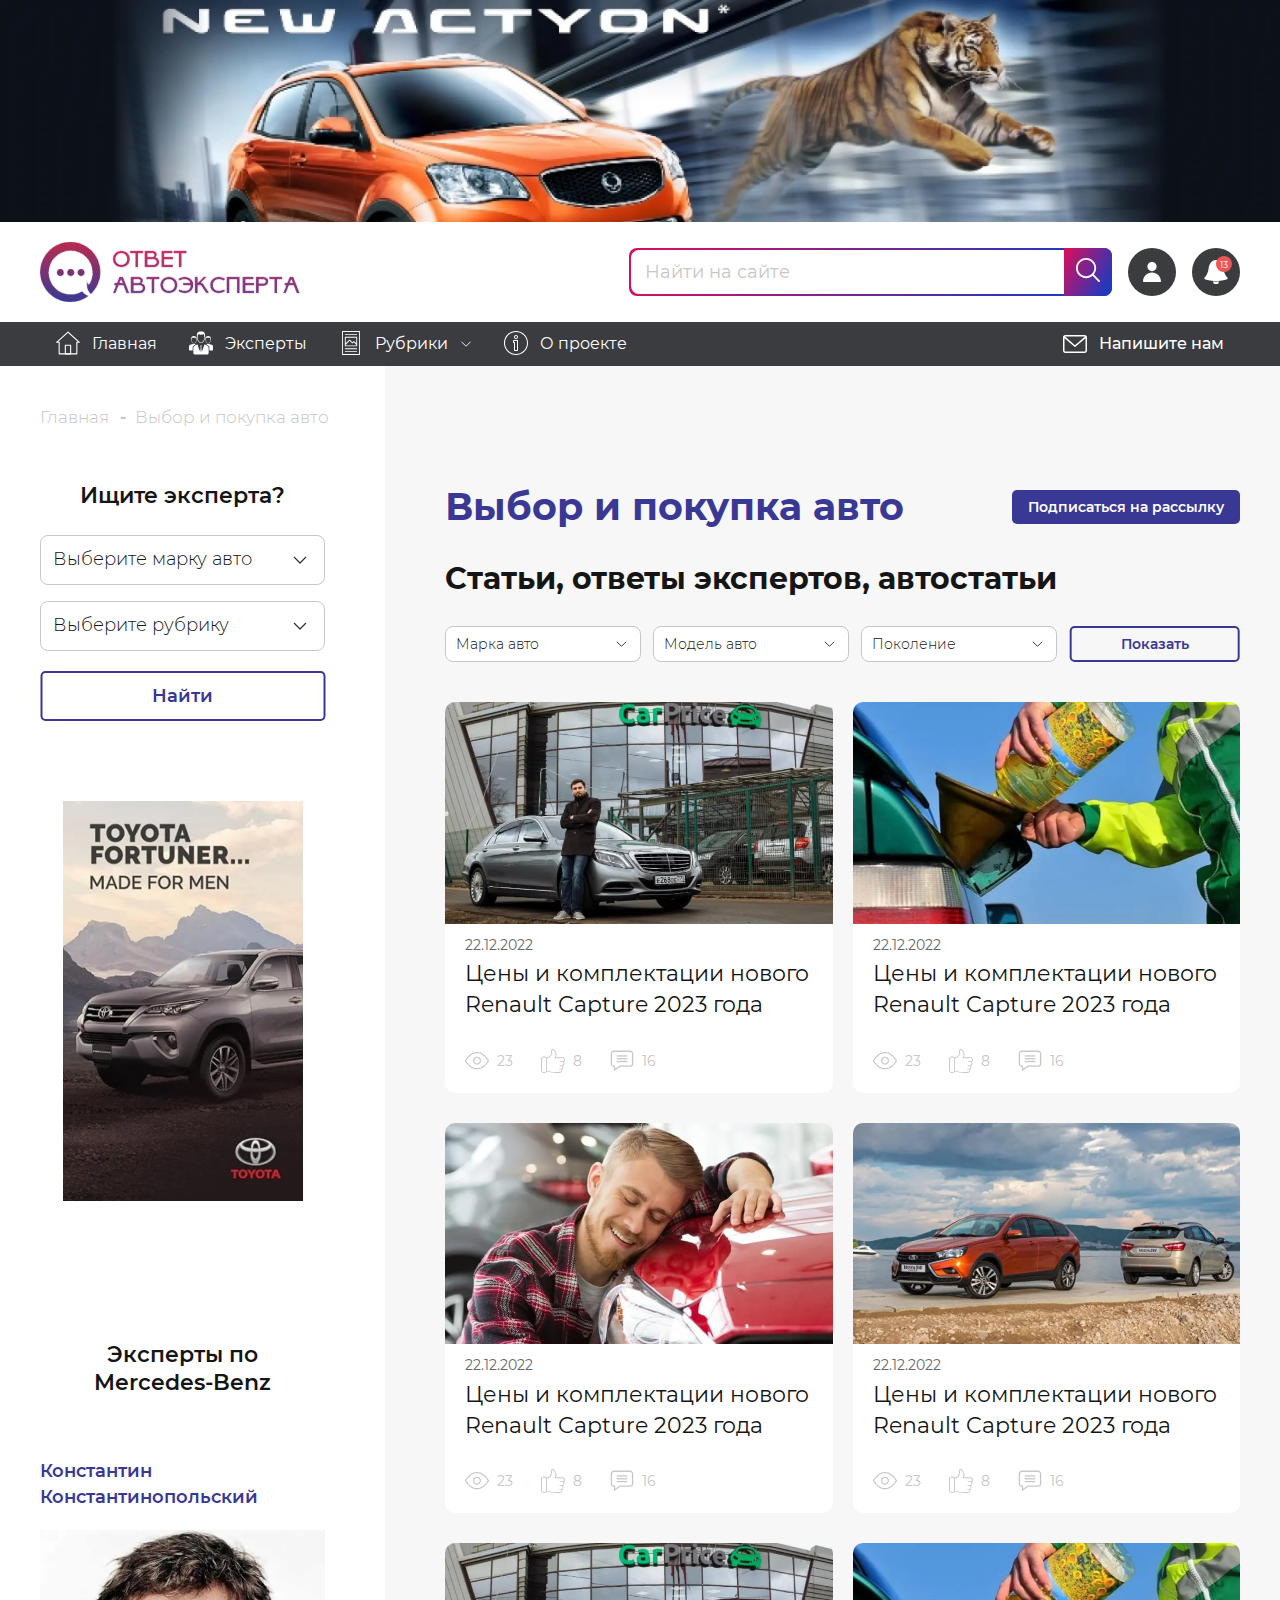
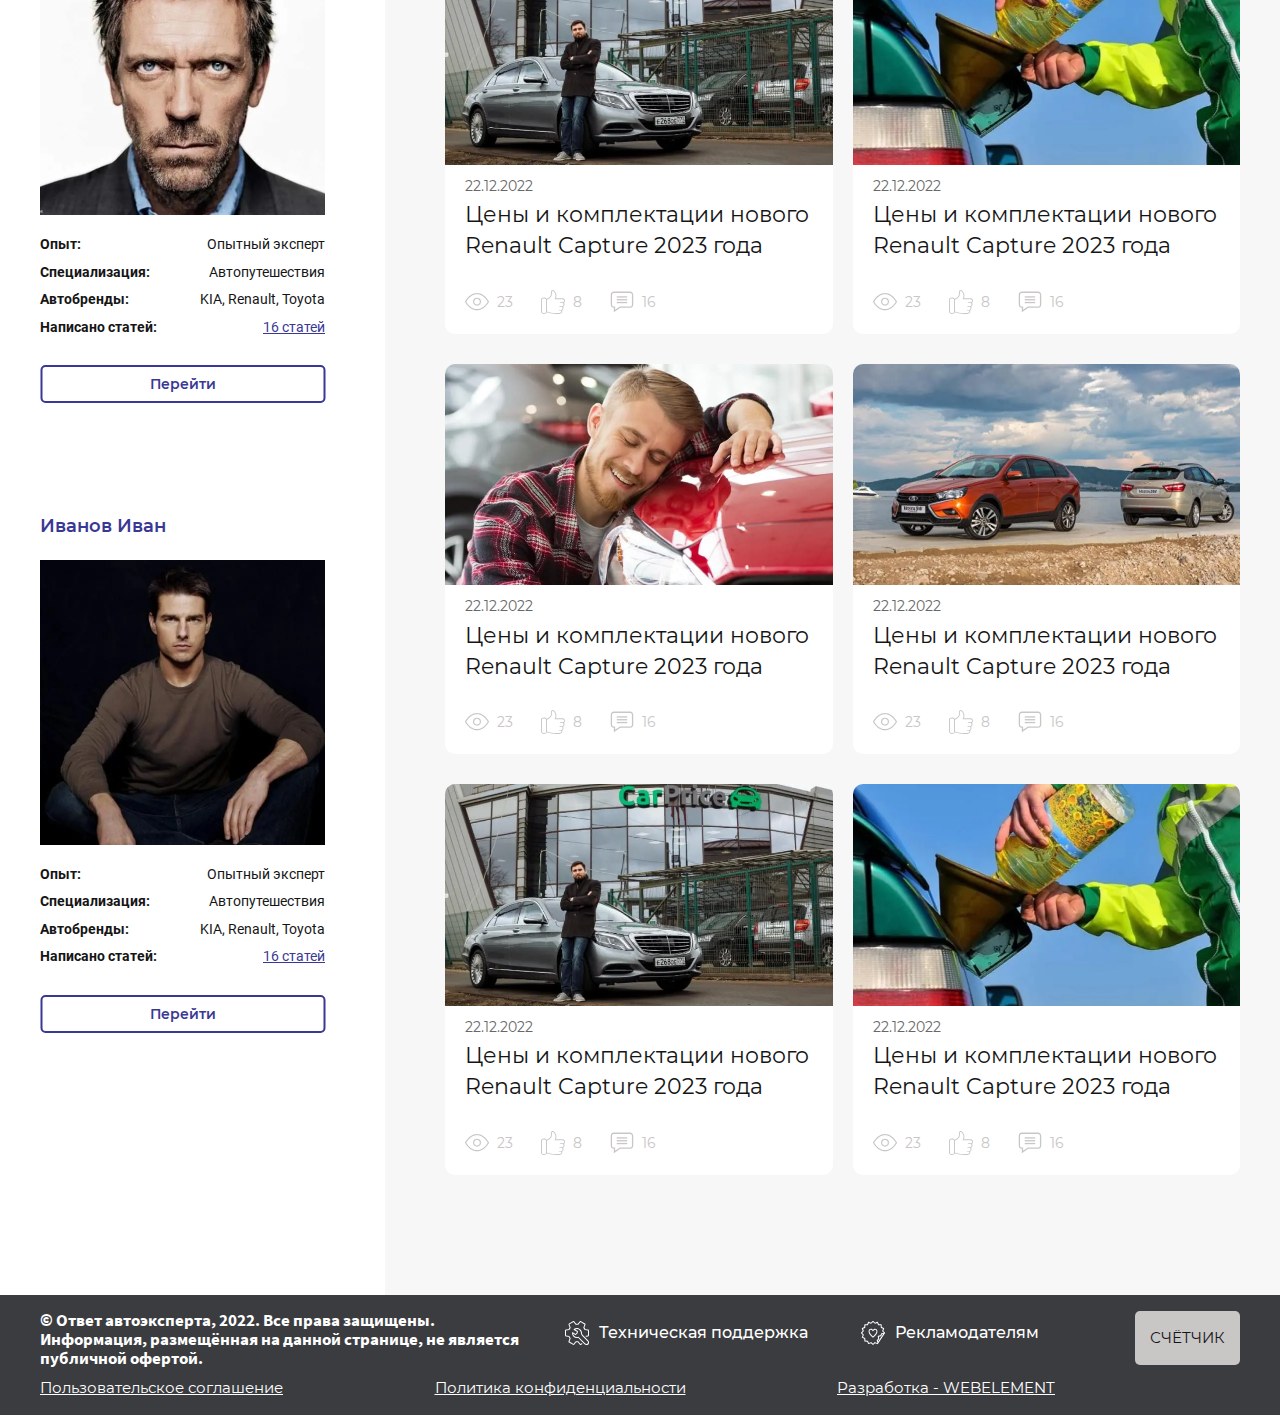
<file: blog2.html>
<!DOCTYPE html> <html lang="ru">

<head>
    <meta charset="UTF-8">
    <meta name="viewport" content="width=device-width, initial-scale=1.0">
    <meta name="description" content="">
    <meta name="keywords" content="">
    <link rel="stylesheet" href="css/libs.min.css">
    <link rel="stylesheet" href="css/style.min.css">
    <link rel="icon" href="img/favicon.ico">
    <script src="https://api-maps.yandex.ru/2.1/?lang=ru_RU&apikey=9133eb49-3a97-4b2d-90be-6b80a97a5036" type="text/javascript"></script>
    <title>Статьи</title>
</head>


<body class="page">
    <div class="wrapper">
        <a href="" class="banner">
    <picture>
        <source srcset="img/banner.webp" type="image/webp">
        <img width="1440" height="250" src="img/banner.jpg" alt="">
    </picture>
</a>

        <div class="banner2">
    <div class="text14 light-weight-text">
        Спецпредложение: купи авто по цене и получи дубликаты госномеров в подарок!
    </div>
</div>

        <header class="header _authorized">
            <div class="header-top">
    <div class="container">
        <div class="header-top__inner">
            <a href="#" class="header__logo">
                <img width="260" height="60" src="img/logo.png" alt="">
<!--                <img width="260" height="60" src="img/logoza-ru-vector.svg" alt="">-->
            </a>

            <div class="header-search">
                <fieldset class="fg fg-linear">
                    <input type="text" placeholder="Найти на сайте">
                    <span class="fg-linear__border"></span>
                </fieldset>
                <button class="header-search__btn">
                    <img width="24" height="24" src="img/search.svg" alt="">
                </button>

            </div>

            <div class="header__buttons">
                <button class="header__mob-btn">
                    <img width="44" height="44" src="img/email_Mob.svg" alt="">
                </button>
                <button class="_show-search header__mob-btn">
                    <img width="44" height="44" src="img/search_Mob.svg" alt="">
                </button>
                <button class="_show-menu header__mob-btn">
                    <img width="44" height="44" src="img/menu_Mob.svg" alt="">
                </button>
            </div>
        </div>
    </div>
</div>

<div class="menu">
    <div class="container">
        <button class="menu__close">
            <img width="24" height="24" src="img/close.svg" alt="">
        </button>
        <div class="menu__inner">
            <ul class="nav">
                <li class="nav__item">
                    <a href="#" class="nav__link">
                        <span class="nav__icon">
                            <svg width="24" height="24">
                                <use xlink:href="img/sprite.svg#mainIcon1"></use>
                            </svg>
                        </span>
                        <span>Главная</span>
                    </a>
                </li>
                <li class="nav__item">
                    <a href="#" class="nav__link">
                        <span class="nav__icon">
                            <svg class="fill-svg" width="24" height="24">
                                <use xlink:href="img/sprite.svg#mainIcon2"></use>
                            </svg>
                        </span>
                        <span>Эксперты</span>
                    </a>
                </li>
                <li class="nav__item">
                    <div class="nav__item-show">
                        <span class="nav__icon">
                            <svg class="fill-svg" width="24" height="24">
                                <use xlink:href="img/sprite.svg#mainIcon3"></use>
                            </svg>
                        </span>
                        <span>Рубрики</span>
                        <svg class="nav__arrow" width="14" height="8">
                            <use xlink:href="img/sprite.svg#arrowBottom"></use>
                        </svg>
                    </div>
                    <div class="nav__item-hidden">
                        <div class="nav__sublinks">
                            <a href="#" class="nav__sublink">
                                Выбор и покупка авто
                            </a>
                            <a href="#" class="nav__sublink">
                                Ремонт и обслуживание
                            </a>
                            <a href="#" class="nav__sublink">
                                Справочная информация
                            </a>
                            <a href="#" class="nav__sublink">
                                Автопутешествия и маршруты
                            </a>
                            <a href="#" class="nav__sublink">
                                Работа на авто
                            </a>
                            <a href="#" class="nav__sublink">
                                Права и вождение
                            </a>
                        </div>
                    </div>
                </li>
                <li class="nav__item">
                    <a href="#" class="nav__link">
                        <span class="nav__icon">
                            <svg class="fill-svg" width="24" height="24">
                                <use xlink:href="img/sprite.svg#mainIcon4"></use>
                            </svg>
                        </span>
                        <span>О проекте</span>
                    </a>
                </li>
            </ul>
            
            
            <div class="header-auth">
                <a href="#" class="header-auth__btn m-btn m-btn-black m-btn-icon">
                    <svg width="24" height="24">
                        <use xlink:href="img/sprite.svg#userIcon"></use>
                    </svg>
                    <span class="header-auth__title">
                        Профиль
                    </span>
                </a>
                <a href="#" class="header-auth__btn m-btn m-btn-black m-btn-icon">
                    <svg width="24" height="24">
                        <use xlink:href="img/sprite.svg#noteIcon"></use>
                    </svg>
                    <span class="header-auth__notification">
                        <span class="text9">
                            13
                        </span>
                    </span>
                </a>
            </div>
            
            <button type="button" class="menu__mail">
                <img src="img/email.svg" alt="">
                <span class="text16 medium-weight-text">
                    Напишите нам
                </span>
            </button>

            <form action="" class="menu-form">
    <div class="menu-form__title display3 semi-bold-text accent2-text">
        Ищите эксперта?
    </div>
    <div class="menu-form__fields">
        <fieldset class="fg m-select">
    
    <select>
        <option selected disabled hidden>
            Выберите марку авто
        </option>
        <option>
            марка 1
        </option>
        
        <option>
            марка 2
        </option>
        
    </select>
</fieldset>

        <fieldset class="fg m-select">
    
    <select>
        <option selected disabled hidden>
            Выберите рубрику
        </option>
        <option>
            рубрика 1
        </option>
        
        <option>
            рубрика 2
        </option>
        
    </select>
</fieldset>

    </div>
    <button class="menu-form__btn m-btn m-btn50 linear-btn">
        <span>Найти</span>
    </button>
</form>

        </div>
    </div>
</div>

        </header>
        <main class="content">

            <section class="blog">
                <div class="container">
                    <div class="breadcrumbs">
                        <a href="" class="breadcrumbs__item">Главная</a>
                        <span class="breadcrumbs__item">Выбор и покупка авто</span>
                    </div>

                    <div class="blog__inner">
                        <div class="blog__sidebar">
                            
<form action="" class="menu-form">
    <div class="menu-form__title display3 semi-bold-text accent2-text">
        Ищите эксперта?
    </div>
    <div class="menu-form__fields">
        <fieldset class="fg m-select">
    
    <select>
        <option selected disabled hidden>
            Выберите марку авто
        </option>
        <option>
            марка 1
        </option>
        
        <option>
            марка 2
        </option>
        
    </select>
</fieldset>

        <fieldset class="fg m-select">
    
    <select>
        <option selected disabled hidden>
            Выберите рубрику
        </option>
        <option>
            рубрика 1
        </option>
        
        <option>
            рубрика 2
        </option>
        
    </select>
</fieldset>

    </div>
    <button class="menu-form__btn m-btn m-btn50 linear-btn">
        <span>Найти</span>
    </button>
</form>

<a href="" class="blog-banner ">
    <picture>
        <source srcset="img/banner3.webp" type="image/webp">
        <img width="240" height="400" src="img/banner3.jpg" alt="">
    </picture>
</a>


<div class="experts">
    <h3 class="experts__title display3 semi-bold-text">
        Эксперты по <br>
        Mercedes-Benz
    </h3>
    <div class="experts__items">
        <div class="expert-card">
    <a href="#" class="expert-card__title text18 semi-bold-text accent2-text">
        Константин Константинопольский
    </a>
    <div class="expert-card__img">
        <picture>
            <source srcset="img/expert.webp" type="image/webp">
            <img width="285" height="285" src="img/expert.jpg" alt="">
        </picture>
    </div>
    <div class="expert-card__items">
        <div class="expert-card__item">
            <span class="expert-card__item-title">Опыт:</span>
            <span class="expert-card__item-desc">Опытный эксперт</span>
        </div>
        <div class="expert-card__item">
            <span class="expert-card__item-title">Специализация:</span>
            <span class="expert-card__item-desc">Автопутешествия</span>
        </div>
        <div class="expert-card__item">
            <span class="expert-card__item-title">Автобренды:</span>
            <span class="expert-card__item-desc">KIA, Renault, Toyota</span>
        </div>
        <div class="expert-card__item">
            <span class="expert-card__item-title">Написано статей:</span>
            <a href="#" class="expert-card__item-desc accent-link2">16 статей</a>
        </div>
    </div>
    <a href="#" class="expert-card__btn m-btn m-btn38 linear-btn">
        <span>Перейти</span>
    </a>
</div>

        <div class="expert-card">
    <a href="#" class="expert-card__title text18 semi-bold-text accent2-text">
        Иванов Иван
    </a>
    <div class="expert-card__img">
        <picture>
            <source srcset="img/expert2.webp" type="image/webp">
            <img width="285" height="285" src="img/expert2.jpg" alt="">
        </picture>
    </div>
    <div class="expert-card__items">
        <div class="expert-card__item">
            <span class="expert-card__item-title">Опыт:</span>
            <span class="expert-card__item-desc">Опытный эксперт</span>
        </div>
        <div class="expert-card__item">
            <span class="expert-card__item-title">Специализация:</span>
            <span class="expert-card__item-desc">Автопутешествия</span>
        </div>
        <div class="expert-card__item">
            <span class="expert-card__item-title">Автобренды:</span>
            <span class="expert-card__item-desc">KIA, Renault, Toyota</span>
        </div>
        <div class="expert-card__item">
            <span class="expert-card__item-title">Написано статей:</span>
            <a href="#" class="expert-card__item-desc accent-link2">16 статей</a>
        </div>
    </div>
    <a href="#" class="expert-card__btn m-btn m-btn38 linear-btn">
        <span>Перейти</span>
    </a>
</div>

    </div>
</div>


                        </div>
                        <div class="blog__content">
                            <div class="blog__info2">
                                <div class="blog__top">
                                    <h1 class="blog__title display1 bold-text accent2-text">
                                        Выбор и покупка авто
                                    </h1>
                                    <button class="blog__subscribe m-btn m-btn-accent2 m-btn34">
                                        <span>Подписаться на рассылку</span>
                                    </button>
                                </div>
                                <h2 class="blog__subtitle display2 bold-text">
                                    Статьи, ответы экспертов, автостатьи
                                </h2>
                            </div>

                            <form action="" class="blog-filter">
                                <fieldset class="fg m-select">
    
    <select>
        <option selected disabled hidden>
            Марка авто
        </option>
        <option>
            Марка авто 1
        </option>
        
        <option>
            Марка авто 2
        </option>
        
    </select>
</fieldset>

                                <fieldset class="fg m-select">
    
    <select>
        <option selected disabled hidden>
            Модель авто
        </option>
        <option>
            Модель авто 1
        </option>
        
        <option>
            Модель авто 2
        </option>
        
    </select>
</fieldset>

                                <fieldset class="fg m-select">
    
    <select>
        <option selected disabled hidden>
            Поколение
        </option>
        <option>
            Поколение 1
        </option>
        
        <option>
            Поколение 2
        </option>
        
    </select>
</fieldset>

                                <button class="blog-filter__btn m-btn m-btn38 linear-btn">
                                    <span>Показать</span>
                                </button>
                            </form>


                            <div class="blog__grid">
                                <a href="#" class="news-card">
    <div class="news-card__img">
        <picture>
            <source srcset="img/news.webp" type="image/webp">
            <img width="387" height="221" src="img/news.jpg" alt="">
        </picture>
    </div>
    <div class="news-card__content">
        <div class="text14 grey-text">
            22.12.2022
        </div>
        <div class="display4">
            Цены и комплектации нового Renault Capture 2023 года
        </div>

        <div class="news-card__action">
            <div class="news-card__btn">
                <svg class="fill-svg" width="24" height="24">
                    <use xlink:href="img/sprite.svg#Visibility"></use>
                </svg>
                <span>23</span>
            </div>
            <div class="news-card__btn">
                <svg class="fill-svg" width="24" height="24">
                    <use xlink:href="img/sprite.svg#like"></use>
                </svg>
                <span>8</span>
            </div>
            <div class="news-card__btn">
                <svg class="fill-svg" width="24" height="24">
                    <use xlink:href="img/sprite.svg#message"></use>
                </svg>
                <span>16</span>
            </div>
        </div>
    </div>
</a>

                                <a href="#" class="news-card">
    <div class="news-card__img">
        <picture>
            <source srcset="img/news2.webp" type="image/webp">
            <img width="387" height="221" src="img/news2.jpg" alt="">
        </picture>
    </div>
    <div class="news-card__content">
        <div class="text14 grey-text">
            22.12.2022
        </div>
        <div class="display4">
            Цены и комплектации нового Renault Capture 2023 года
        </div>

        <div class="news-card__action">
            <div class="news-card__btn">
                <svg class="fill-svg" width="24" height="24">
                    <use xlink:href="img/sprite.svg#Visibility"></use>
                </svg>
                <span>23</span>
            </div>
            <div class="news-card__btn">
                <svg class="fill-svg" width="24" height="24">
                    <use xlink:href="img/sprite.svg#like"></use>
                </svg>
                <span>8</span>
            </div>
            <div class="news-card__btn">
                <svg class="fill-svg" width="24" height="24">
                    <use xlink:href="img/sprite.svg#message"></use>
                </svg>
                <span>16</span>
            </div>
        </div>
    </div>
</a>

                                <a href="#" class="news-card">
    <div class="news-card__img">
        <picture>
            <source srcset="img/news3.webp" type="image/webp">
            <img width="387" height="221" src="img/news3.jpg" alt="">
        </picture>
    </div>
    <div class="news-card__content">
        <div class="text14 grey-text">
            22.12.2022
        </div>
        <div class="display4">
            Цены и комплектации нового Renault Capture 2023 года
        </div>

        <div class="news-card__action">
            <div class="news-card__btn">
                <svg class="fill-svg" width="24" height="24">
                    <use xlink:href="img/sprite.svg#Visibility"></use>
                </svg>
                <span>23</span>
            </div>
            <div class="news-card__btn">
                <svg class="fill-svg" width="24" height="24">
                    <use xlink:href="img/sprite.svg#like"></use>
                </svg>
                <span>8</span>
            </div>
            <div class="news-card__btn">
                <svg class="fill-svg" width="24" height="24">
                    <use xlink:href="img/sprite.svg#message"></use>
                </svg>
                <span>16</span>
            </div>
        </div>
    </div>
</a>

                                <a href="#" class="news-card">
    <div class="news-card__img">
        <picture>
            <source srcset="img/news4.webp" type="image/webp">
            <img width="387" height="221" src="img/news4.jpg" alt="">
        </picture>
    </div>
    <div class="news-card__content">
        <div class="text14 grey-text">
            22.12.2022
        </div>
        <div class="display4">
            Цены и комплектации нового Renault Capture 2023 года
        </div>

        <div class="news-card__action">
            <div class="news-card__btn">
                <svg class="fill-svg" width="24" height="24">
                    <use xlink:href="img/sprite.svg#Visibility"></use>
                </svg>
                <span>23</span>
            </div>
            <div class="news-card__btn">
                <svg class="fill-svg" width="24" height="24">
                    <use xlink:href="img/sprite.svg#like"></use>
                </svg>
                <span>8</span>
            </div>
            <div class="news-card__btn">
                <svg class="fill-svg" width="24" height="24">
                    <use xlink:href="img/sprite.svg#message"></use>
                </svg>
                <span>16</span>
            </div>
        </div>
    </div>
</a>

                                <a href="#" class="news-card">
    <div class="news-card__img">
        <picture>
            <source srcset="img/news.webp" type="image/webp">
            <img width="387" height="221" src="img/news.jpg" alt="">
        </picture>
    </div>
    <div class="news-card__content">
        <div class="text14 grey-text">
            22.12.2022
        </div>
        <div class="display4">
            Цены и комплектации нового Renault Capture 2023 года
        </div>

        <div class="news-card__action">
            <div class="news-card__btn">
                <svg class="fill-svg" width="24" height="24">
                    <use xlink:href="img/sprite.svg#Visibility"></use>
                </svg>
                <span>23</span>
            </div>
            <div class="news-card__btn">
                <svg class="fill-svg" width="24" height="24">
                    <use xlink:href="img/sprite.svg#like"></use>
                </svg>
                <span>8</span>
            </div>
            <div class="news-card__btn">
                <svg class="fill-svg" width="24" height="24">
                    <use xlink:href="img/sprite.svg#message"></use>
                </svg>
                <span>16</span>
            </div>
        </div>
    </div>
</a>

                                <a href="#" class="news-card">
    <div class="news-card__img">
        <picture>
            <source srcset="img/news2.webp" type="image/webp">
            <img width="387" height="221" src="img/news2.jpg" alt="">
        </picture>
    </div>
    <div class="news-card__content">
        <div class="text14 grey-text">
            22.12.2022
        </div>
        <div class="display4">
            Цены и комплектации нового Renault Capture 2023 года
        </div>

        <div class="news-card__action">
            <div class="news-card__btn">
                <svg class="fill-svg" width="24" height="24">
                    <use xlink:href="img/sprite.svg#Visibility"></use>
                </svg>
                <span>23</span>
            </div>
            <div class="news-card__btn">
                <svg class="fill-svg" width="24" height="24">
                    <use xlink:href="img/sprite.svg#like"></use>
                </svg>
                <span>8</span>
            </div>
            <div class="news-card__btn">
                <svg class="fill-svg" width="24" height="24">
                    <use xlink:href="img/sprite.svg#message"></use>
                </svg>
                <span>16</span>
            </div>
        </div>
    </div>
</a>

                                <a href="#" class="news-card">
    <div class="news-card__img">
        <picture>
            <source srcset="img/news3.webp" type="image/webp">
            <img width="387" height="221" src="img/news3.jpg" alt="">
        </picture>
    </div>
    <div class="news-card__content">
        <div class="text14 grey-text">
            22.12.2022
        </div>
        <div class="display4">
            Цены и комплектации нового Renault Capture 2023 года
        </div>

        <div class="news-card__action">
            <div class="news-card__btn">
                <svg class="fill-svg" width="24" height="24">
                    <use xlink:href="img/sprite.svg#Visibility"></use>
                </svg>
                <span>23</span>
            </div>
            <div class="news-card__btn">
                <svg class="fill-svg" width="24" height="24">
                    <use xlink:href="img/sprite.svg#like"></use>
                </svg>
                <span>8</span>
            </div>
            <div class="news-card__btn">
                <svg class="fill-svg" width="24" height="24">
                    <use xlink:href="img/sprite.svg#message"></use>
                </svg>
                <span>16</span>
            </div>
        </div>
    </div>
</a>

                                <a href="#" class="news-card">
    <div class="news-card__img">
        <picture>
            <source srcset="img/news4.webp" type="image/webp">
            <img width="387" height="221" src="img/news4.jpg" alt="">
        </picture>
    </div>
    <div class="news-card__content">
        <div class="text14 grey-text">
            22.12.2022
        </div>
        <div class="display4">
            Цены и комплектации нового Renault Capture 2023 года
        </div>

        <div class="news-card__action">
            <div class="news-card__btn">
                <svg class="fill-svg" width="24" height="24">
                    <use xlink:href="img/sprite.svg#Visibility"></use>
                </svg>
                <span>23</span>
            </div>
            <div class="news-card__btn">
                <svg class="fill-svg" width="24" height="24">
                    <use xlink:href="img/sprite.svg#like"></use>
                </svg>
                <span>8</span>
            </div>
            <div class="news-card__btn">
                <svg class="fill-svg" width="24" height="24">
                    <use xlink:href="img/sprite.svg#message"></use>
                </svg>
                <span>16</span>
            </div>
        </div>
    </div>
</a>

                                <a href="#" class="news-card">
    <div class="news-card__img">
        <picture>
            <source srcset="img/news.webp" type="image/webp">
            <img width="387" height="221" src="img/news.jpg" alt="">
        </picture>
    </div>
    <div class="news-card__content">
        <div class="text14 grey-text">
            22.12.2022
        </div>
        <div class="display4">
            Цены и комплектации нового Renault Capture 2023 года
        </div>

        <div class="news-card__action">
            <div class="news-card__btn">
                <svg class="fill-svg" width="24" height="24">
                    <use xlink:href="img/sprite.svg#Visibility"></use>
                </svg>
                <span>23</span>
            </div>
            <div class="news-card__btn">
                <svg class="fill-svg" width="24" height="24">
                    <use xlink:href="img/sprite.svg#like"></use>
                </svg>
                <span>8</span>
            </div>
            <div class="news-card__btn">
                <svg class="fill-svg" width="24" height="24">
                    <use xlink:href="img/sprite.svg#message"></use>
                </svg>
                <span>16</span>
            </div>
        </div>
    </div>
</a>

                                <a href="#" class="news-card">
    <div class="news-card__img">
        <picture>
            <source srcset="img/news2.webp" type="image/webp">
            <img width="387" height="221" src="img/news2.jpg" alt="">
        </picture>
    </div>
    <div class="news-card__content">
        <div class="text14 grey-text">
            22.12.2022
        </div>
        <div class="display4">
            Цены и комплектации нового Renault Capture 2023 года
        </div>

        <div class="news-card__action">
            <div class="news-card__btn">
                <svg class="fill-svg" width="24" height="24">
                    <use xlink:href="img/sprite.svg#Visibility"></use>
                </svg>
                <span>23</span>
            </div>
            <div class="news-card__btn">
                <svg class="fill-svg" width="24" height="24">
                    <use xlink:href="img/sprite.svg#like"></use>
                </svg>
                <span>8</span>
            </div>
            <div class="news-card__btn">
                <svg class="fill-svg" width="24" height="24">
                    <use xlink:href="img/sprite.svg#message"></use>
                </svg>
                <span>16</span>
            </div>
        </div>
    </div>
</a>

                            </div>
                        </div>
                    </div>
                </div>
            </section>

        </main>
        <footer class="footer">
            <div class="container">
    <div class="footer__inner">
        <div class="footer__top">
            <div class="footer__c">
                <div class="text17 mob-text15 bold-text">
                    © Ответ автоэксперта, 2022. Все права защищены. Информация, размещённая на данной странице, не является публичной офертой.
                </div>
            </div>
            <a href="" class="footer__link m-btn">
                <img src="img/settings.svg" alt="">
                <span>Техническая поддержка</span>
            </a>
            <a href="" class="footer__link m-btn">
                <img src="img/sticker.svg" alt="">
                <span>Рекламодателям</span>
            </a>
        </div>
        <div class="footer__bottom">
            <div class="footer__links2">
                <a href="" class="footer__link2">Пользовательское соглашение</a>
                <a href="" class="footer__link2">Политика конфиденциальности</a>
                <a href="" class="footer__link2">Разработка - WEBELEMENT</a>
            </div>
            <button class="footer__btn m-btn m-btn-light-gray">
                <span class="text15">
                    СЧЁТЧИК
                </span>
            </button>
        </div>
    </div>
</div>

<button class="scroll-up m-btn">
        <svg width="44" height="44" viewBox="0 0 44 44" fill="none" xmlns="http://www.w3.org/2000/svg">
            <g clip-path="url(#clip0_90_4145)">
                <path d="M21.9999 0.290039C10.0221 0.290039 0.289734 10.0242 0.289734 22.0002C0.289734 33.9771 10.0239 43.7103 21.9999 43.7103C33.9768 43.7103 43.71 33.9762 43.71 22.0002C43.71 10.0233 33.9759 0.290039 21.9999 0.290039ZM21.9999 1.13168C33.501 1.13168 42.8685 10.4991 42.8685 22.0002C42.8685 33.5014 33.501 42.8688 21.9999 42.8688C10.4988 42.8688 1.13132 33.5014 1.13132 22.0002C1.13132 10.4991 10.4988 1.13168 21.9999 1.13168ZM22.0214 11.8514C21.9163 11.8514 21.8116 11.8896 21.7243 11.9766L15.4274 18.2736C15.2521 18.4489 15.2521 18.691 15.4274 18.8649L15.4379 18.8755C15.5692 19.0126 15.8325 19.0269 16.003 18.8564L16.208 18.6514H16.2104L21.5821 13.2772V31.7249C21.5821 31.9681 21.7656 32.1505 22.0101 32.1505C22.2546 32.1505 22.4357 31.9704 22.4357 31.7249V13.2877L28.0128 18.8648C28.1011 18.9531 28.2 18.9899 28.3156 18.9899C28.4312 18.9899 28.5253 18.9541 28.616 18.8648C28.7913 18.6895 28.7913 18.4474 28.616 18.2735L22.3191 11.9765C22.2321 11.8895 22.1271 11.8513 22.022 11.8513L22.0214 11.8514Z" fill="url(#paint0_linear_90_4145)"/>
            </g>
            <defs>
                <linearGradient id="paint0_linear_90_4145" x1="8.9738" y1="-7.30852" x2="50.7108" y2="15.4771" gradientUnits="userSpaceOnUse">
                    <stop class="stop1" stop-color="#D01162"/>
                    <stop class="stop2"  offset="1" stop-color="#2039BD"/>
                </linearGradient>
                <clipPath id="clip0_90_4145">
                    <rect width="44" height="44" fill="white"/>
                </clipPath>
            </defs>
        </svg>
</button>

        </footer>
    </div>

    <script src="js/libs.min.js"></script>
<script src="js/main.min.js"></script>

</body>

</html>
</file>
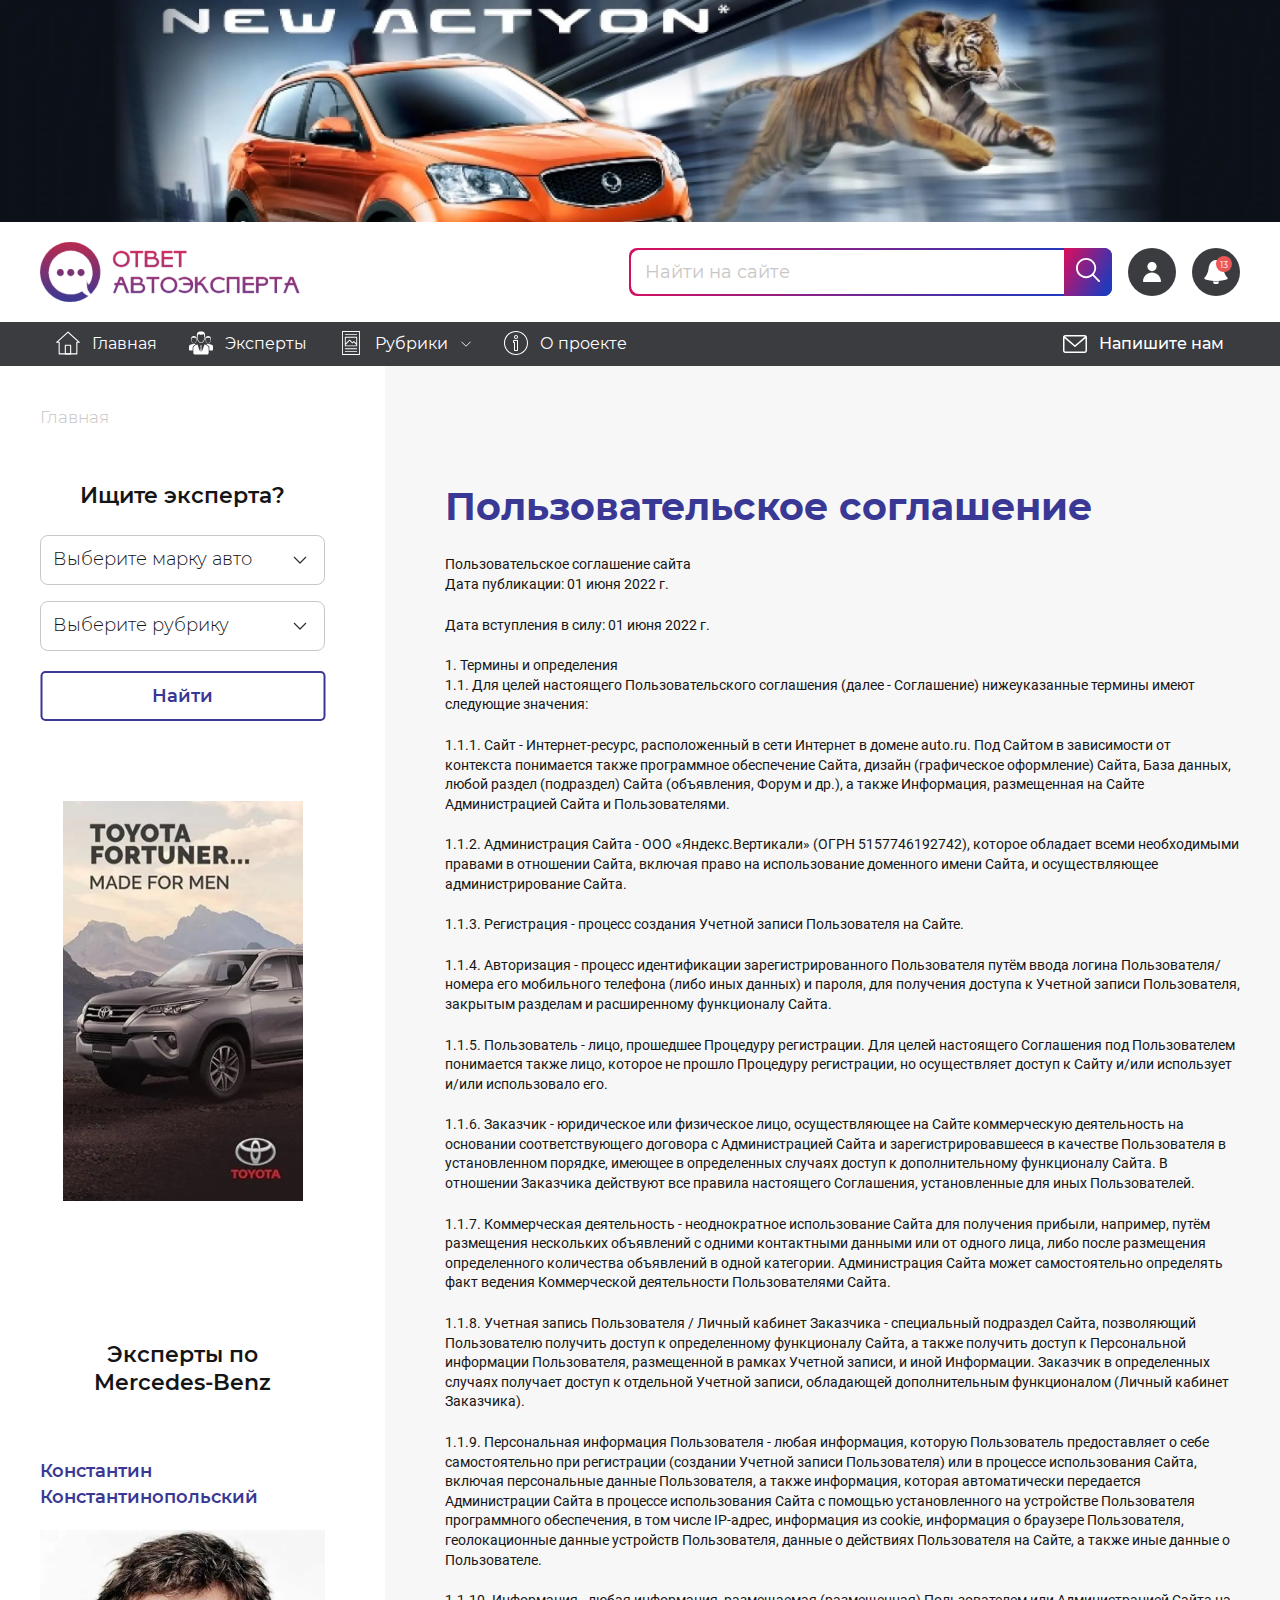
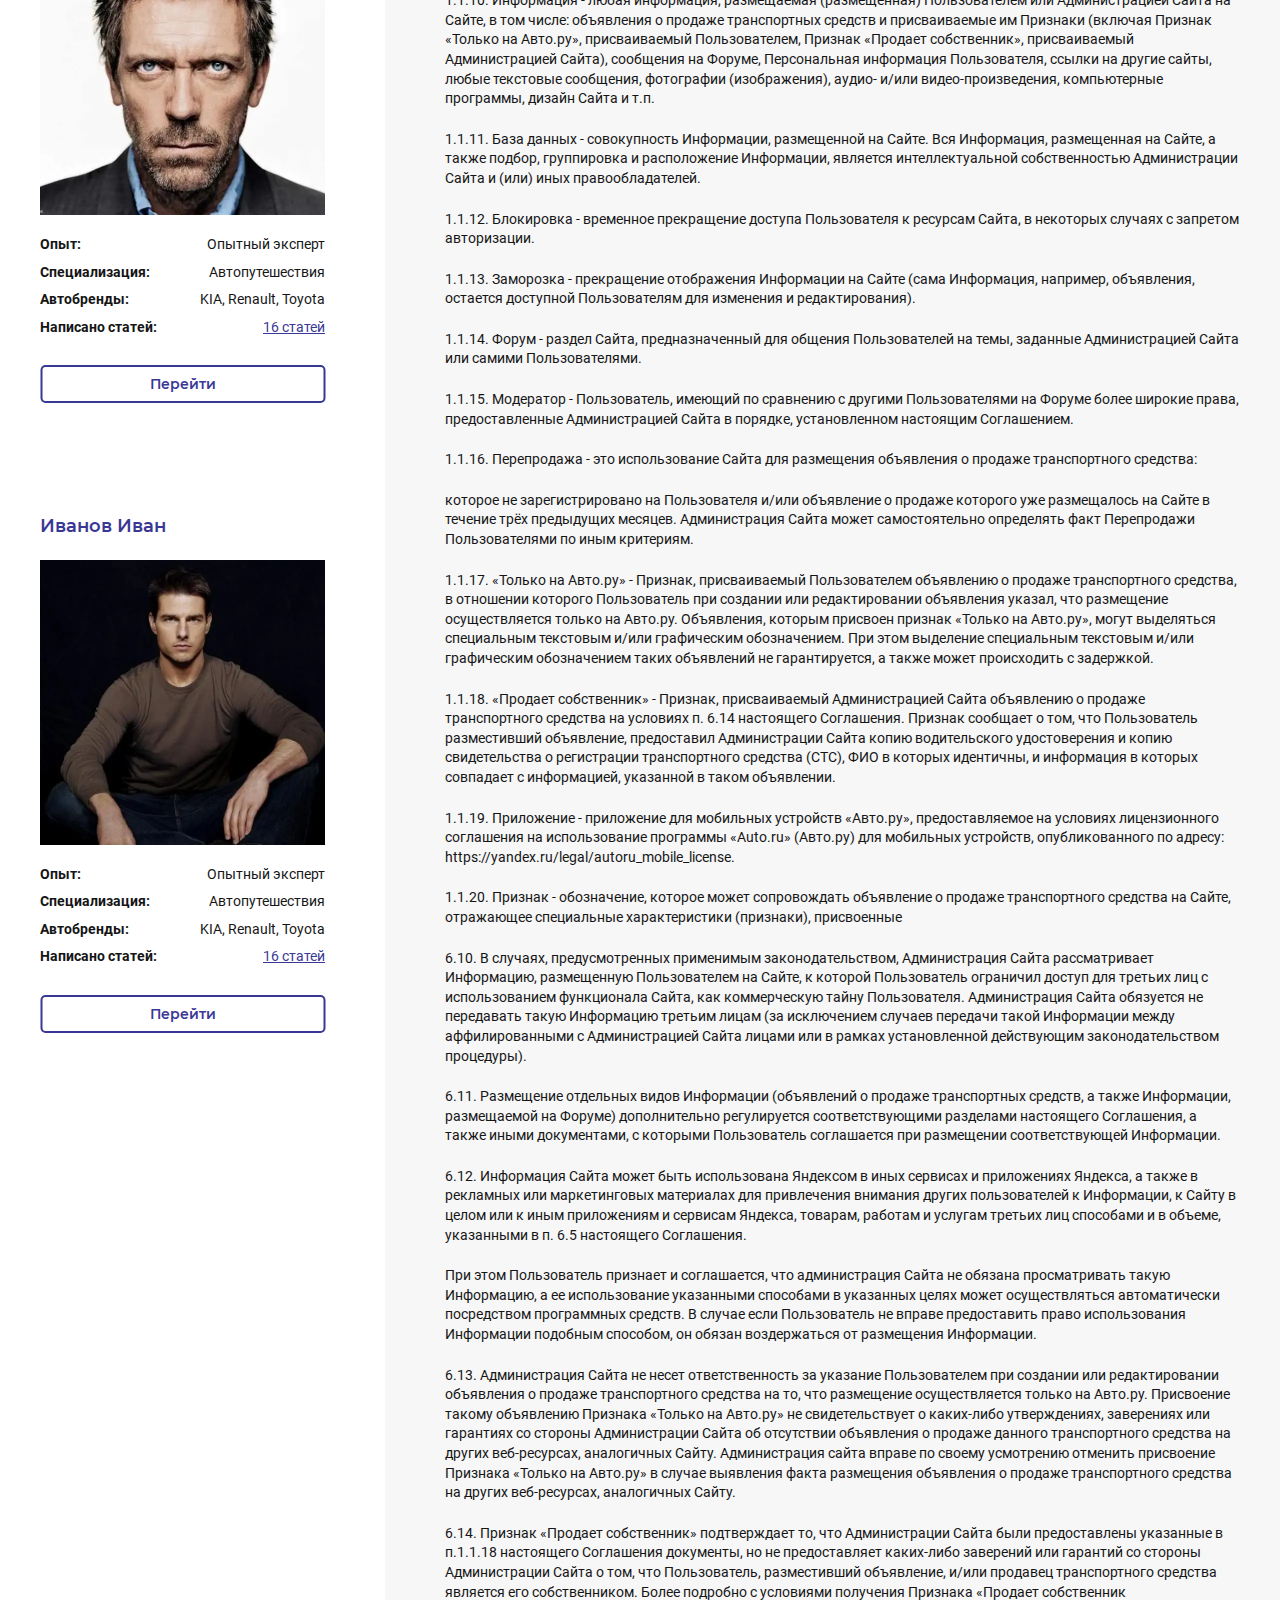
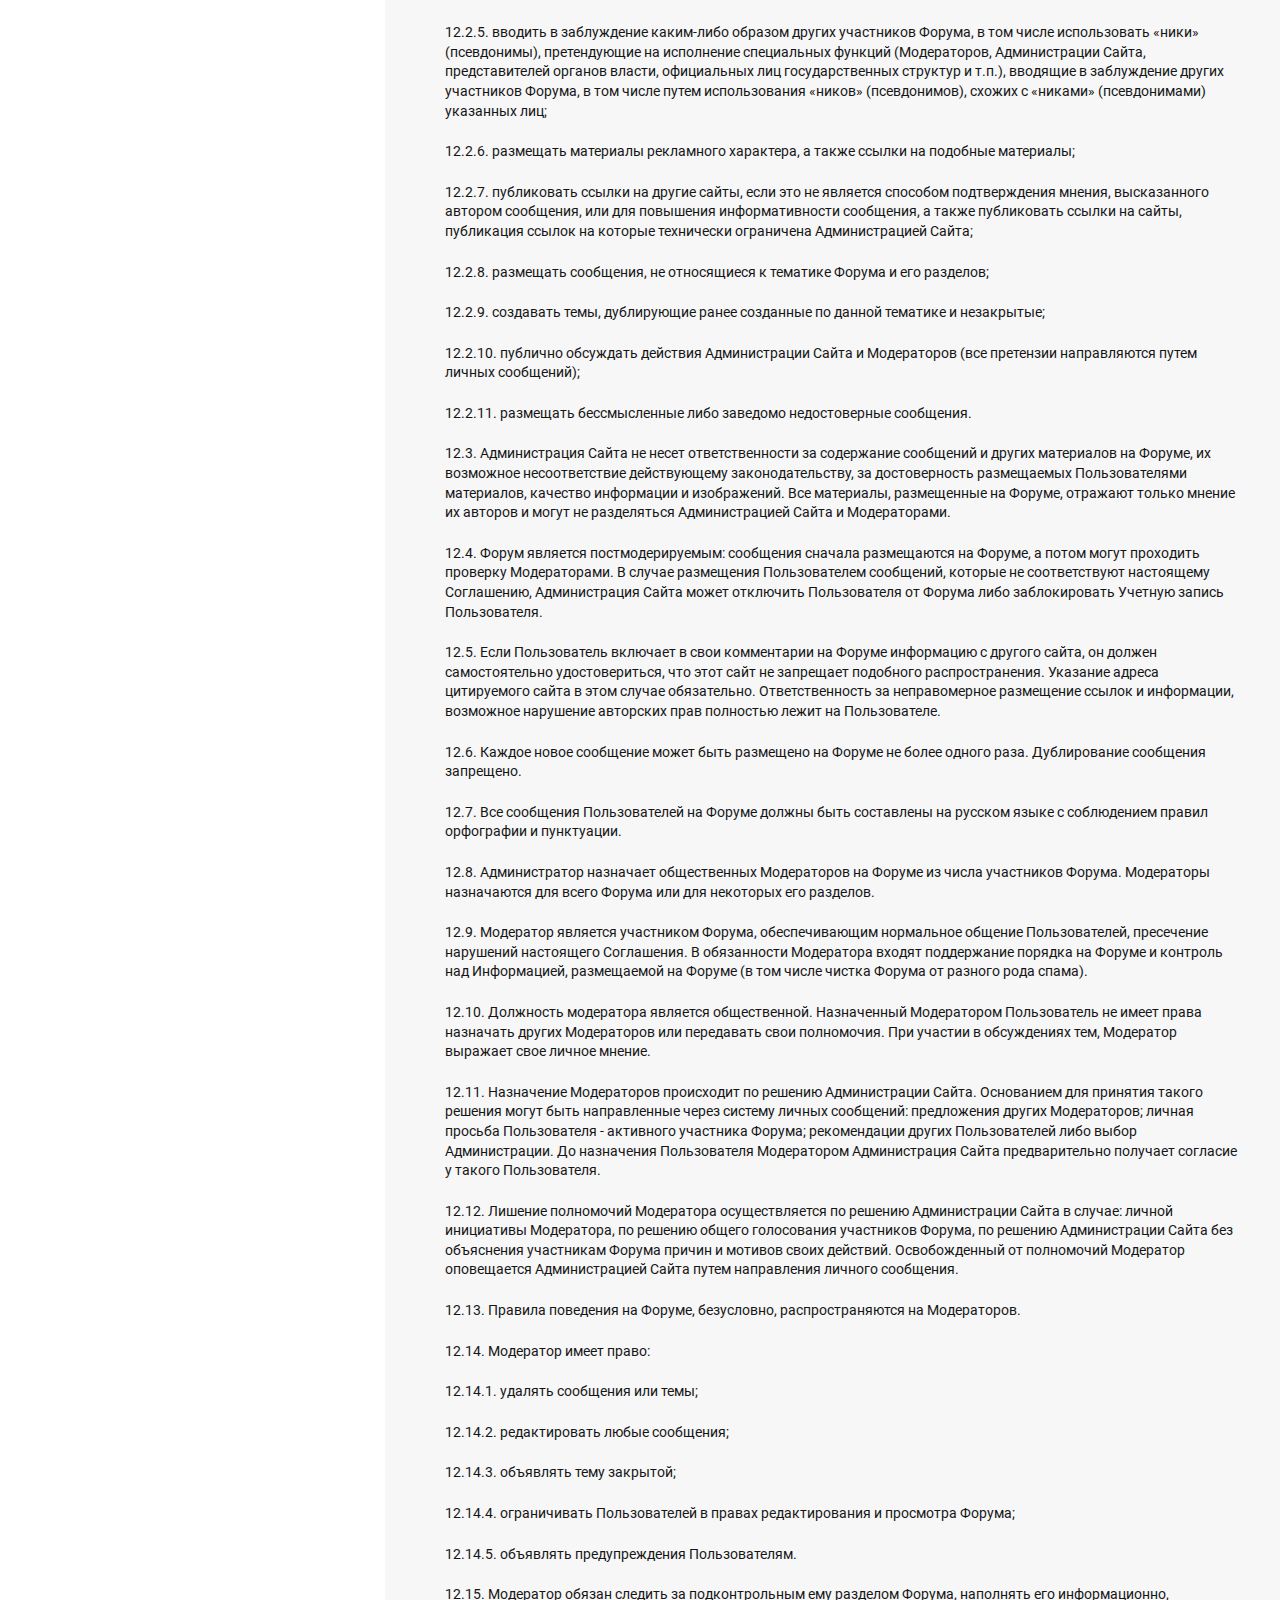
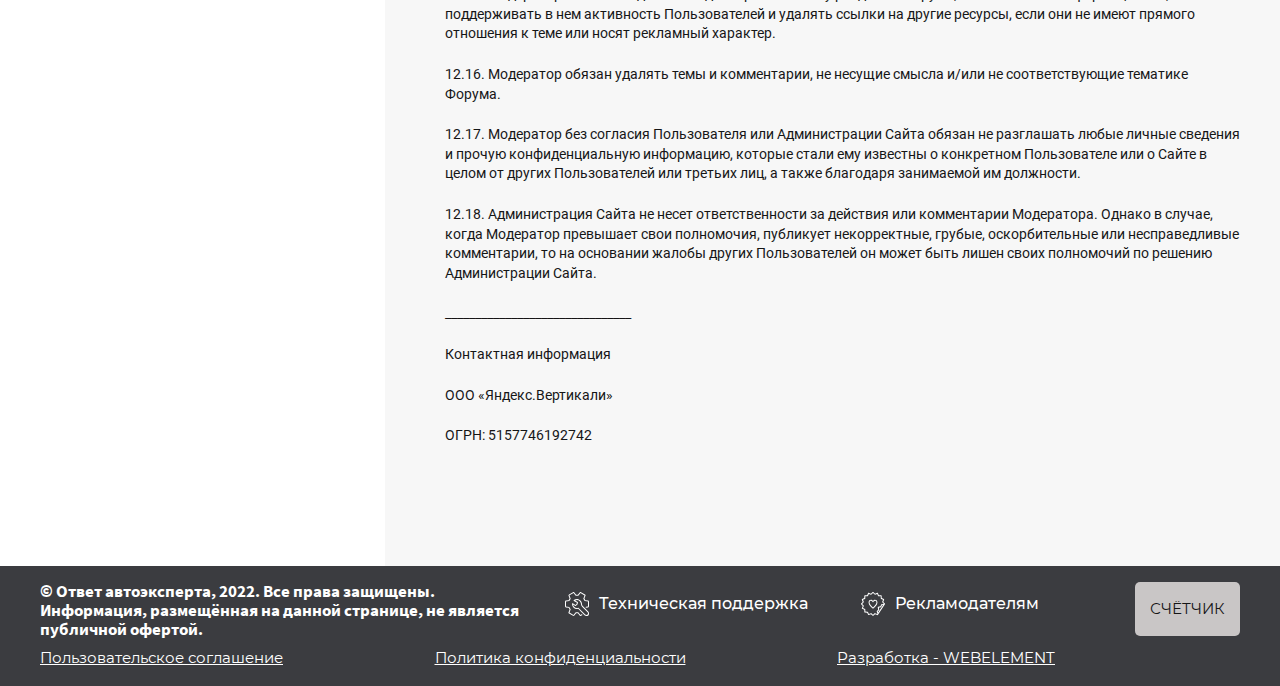
<file: conf.html>
<!DOCTYPE html> <html lang="ru">

<head>
    <meta charset="UTF-8">
    <meta name="viewport" content="width=device-width, initial-scale=1.0">
    <meta name="description" content="">
    <meta name="keywords" content="">
    <link rel="stylesheet" href="css/libs.min.css">
    <link rel="stylesheet" href="css/style.min.css">
    <link rel="icon" href="img/favicon.ico">
    <script src="https://api-maps.yandex.ru/2.1/?lang=ru_RU&apikey=9133eb49-3a97-4b2d-90be-6b80a97a5036" type="text/javascript"></script>
    <title>Пользовательское соглашение</title>
</head>


<body class="page">
    <div class="wrapper">
        <a href="" class="banner">
    <picture>
        <source srcset="img/banner.webp" type="image/webp">
        <img width="1440" height="250" src="img/banner.jpg" alt="">
    </picture>
</a>

        <div class="banner2">
    <div class="text14 light-weight-text">
        Спецпредложение: купи авто по цене и получи дубликаты госномеров в подарок!
    </div>
</div>

        <header class="header _authorized">
            <div class="header-top">
    <div class="container">
        <div class="header-top__inner">
            <a href="#" class="header__logo">
                <img width="260" height="60" src="img/logo.png" alt="">
<!--                <img width="260" height="60" src="img/logoza-ru-vector.svg" alt="">-->
            </a>

            <div class="header-search">
                <fieldset class="fg fg-linear">
                    <input type="text" placeholder="Найти на сайте">
                    <span class="fg-linear__border"></span>
                </fieldset>
                <button class="header-search__btn">
                    <img width="24" height="24" src="img/search.svg" alt="">
                </button>

            </div>

            <div class="header__buttons">
                <button class="header__mob-btn">
                    <img width="44" height="44" src="img/email_Mob.svg" alt="">
                </button>
                <button class="_show-search header__mob-btn">
                    <img width="44" height="44" src="img/search_Mob.svg" alt="">
                </button>
                <button class="_show-menu header__mob-btn">
                    <img width="44" height="44" src="img/menu_Mob.svg" alt="">
                </button>
            </div>
        </div>
    </div>
</div>

<div class="menu">
    <div class="container">
        <button class="menu__close">
            <img width="24" height="24" src="img/close.svg" alt="">
        </button>
        <div class="menu__inner">
            <ul class="nav">
                <li class="nav__item">
                    <a href="#" class="nav__link">
                        <span class="nav__icon">
                            <svg width="24" height="24">
                                <use xlink:href="img/sprite.svg#mainIcon1"></use>
                            </svg>
                        </span>
                        <span>Главная</span>
                    </a>
                </li>
                <li class="nav__item">
                    <a href="#" class="nav__link">
                        <span class="nav__icon">
                            <svg class="fill-svg" width="24" height="24">
                                <use xlink:href="img/sprite.svg#mainIcon2"></use>
                            </svg>
                        </span>
                        <span>Эксперты</span>
                    </a>
                </li>
                <li class="nav__item">
                    <div class="nav__item-show">
                        <span class="nav__icon">
                            <svg class="fill-svg" width="24" height="24">
                                <use xlink:href="img/sprite.svg#mainIcon3"></use>
                            </svg>
                        </span>
                        <span>Рубрики</span>
                        <svg class="nav__arrow" width="14" height="8">
                            <use xlink:href="img/sprite.svg#arrowBottom"></use>
                        </svg>
                    </div>
                    <div class="nav__item-hidden">
                        <div class="nav__sublinks">
                            <a href="#" class="nav__sublink">
                                Выбор и покупка авто
                            </a>
                            <a href="#" class="nav__sublink">
                                Ремонт и обслуживание
                            </a>
                            <a href="#" class="nav__sublink">
                                Справочная информация
                            </a>
                            <a href="#" class="nav__sublink">
                                Автопутешествия и маршруты
                            </a>
                            <a href="#" class="nav__sublink">
                                Работа на авто
                            </a>
                            <a href="#" class="nav__sublink">
                                Права и вождение
                            </a>
                        </div>
                    </div>
                </li>
                <li class="nav__item">
                    <a href="#" class="nav__link">
                        <span class="nav__icon">
                            <svg class="fill-svg" width="24" height="24">
                                <use xlink:href="img/sprite.svg#mainIcon4"></use>
                            </svg>
                        </span>
                        <span>О проекте</span>
                    </a>
                </li>
            </ul>
            
            
            <div class="header-auth">
                <a href="#" class="header-auth__btn m-btn m-btn-black m-btn-icon">
                    <svg width="24" height="24">
                        <use xlink:href="img/sprite.svg#userIcon"></use>
                    </svg>
                    <span class="header-auth__title">
                        Профиль
                    </span>
                </a>
                <a href="#" class="header-auth__btn m-btn m-btn-black m-btn-icon">
                    <svg width="24" height="24">
                        <use xlink:href="img/sprite.svg#noteIcon"></use>
                    </svg>
                    <span class="header-auth__notification">
                        <span class="text9">
                            13
                        </span>
                    </span>
                </a>
            </div>
            
            <button type="button" class="menu__mail">
                <img src="img/email.svg" alt="">
                <span class="text16 medium-weight-text">
                    Напишите нам
                </span>
            </button>

            <form action="" class="menu-form">
    <div class="menu-form__title display3 semi-bold-text accent2-text">
        Ищите эксперта?
    </div>
    <div class="menu-form__fields">
        <fieldset class="fg m-select">
    
    <select>
        <option selected disabled hidden>
            Выберите марку авто
        </option>
        <option>
            марка 1
        </option>
        
        <option>
            марка 2
        </option>
        
    </select>
</fieldset>

        <fieldset class="fg m-select">
    
    <select>
        <option selected disabled hidden>
            Выберите рубрику
        </option>
        <option>
            рубрика 1
        </option>
        
        <option>
            рубрика 2
        </option>
        
    </select>
</fieldset>

    </div>
    <button class="menu-form__btn m-btn m-btn50 linear-btn">
        <span>Найти</span>
    </button>
</form>

        </div>
    </div>
</div>

        </header>
        <main class="content">

            <section class="blog">
                <div class="container">
                    <div class="breadcrumbs">
                        <a href="" class="breadcrumbs__item">Главная</a>
                    </div>

                    <div class="blog__inner">
                        <div class="blog__sidebar blog__sidebar--mob-hide">
                            
<form action="" class="menu-form">
    <div class="menu-form__title display3 semi-bold-text accent2-text">
        Ищите эксперта?
    </div>
    <div class="menu-form__fields">
        <fieldset class="fg m-select">
    
    <select>
        <option selected disabled hidden>
            Выберите марку авто
        </option>
        <option>
            марка 1
        </option>
        
        <option>
            марка 2
        </option>
        
    </select>
</fieldset>

        <fieldset class="fg m-select">
    
    <select>
        <option selected disabled hidden>
            Выберите рубрику
        </option>
        <option>
            рубрика 1
        </option>
        
        <option>
            рубрика 2
        </option>
        
    </select>
</fieldset>

    </div>
    <button class="menu-form__btn m-btn m-btn50 linear-btn">
        <span>Найти</span>
    </button>
</form>

<a href="" class="blog-banner ">
    <picture>
        <source srcset="img/banner3.webp" type="image/webp">
        <img width="240" height="400" src="img/banner3.jpg" alt="">
    </picture>
</a>


<div class="experts">
    <h3 class="experts__title display3 semi-bold-text">
        Эксперты по <br>
        Mercedes-Benz
    </h3>
    <div class="experts__items">
        <div class="expert-card">
    <a href="#" class="expert-card__title text18 semi-bold-text accent2-text">
        Константин Константинопольский
    </a>
    <div class="expert-card__img">
        <picture>
            <source srcset="img/expert.webp" type="image/webp">
            <img width="285" height="285" src="img/expert.jpg" alt="">
        </picture>
    </div>
    <div class="expert-card__items">
        <div class="expert-card__item">
            <span class="expert-card__item-title">Опыт:</span>
            <span class="expert-card__item-desc">Опытный эксперт</span>
        </div>
        <div class="expert-card__item">
            <span class="expert-card__item-title">Специализация:</span>
            <span class="expert-card__item-desc">Автопутешествия</span>
        </div>
        <div class="expert-card__item">
            <span class="expert-card__item-title">Автобренды:</span>
            <span class="expert-card__item-desc">KIA, Renault, Toyota</span>
        </div>
        <div class="expert-card__item">
            <span class="expert-card__item-title">Написано статей:</span>
            <a href="#" class="expert-card__item-desc accent-link2">16 статей</a>
        </div>
    </div>
    <a href="#" class="expert-card__btn m-btn m-btn38 linear-btn">
        <span>Перейти</span>
    </a>
</div>

        <div class="expert-card">
    <a href="#" class="expert-card__title text18 semi-bold-text accent2-text">
        Иванов Иван
    </a>
    <div class="expert-card__img">
        <picture>
            <source srcset="img/expert2.webp" type="image/webp">
            <img width="285" height="285" src="img/expert2.jpg" alt="">
        </picture>
    </div>
    <div class="expert-card__items">
        <div class="expert-card__item">
            <span class="expert-card__item-title">Опыт:</span>
            <span class="expert-card__item-desc">Опытный эксперт</span>
        </div>
        <div class="expert-card__item">
            <span class="expert-card__item-title">Специализация:</span>
            <span class="expert-card__item-desc">Автопутешествия</span>
        </div>
        <div class="expert-card__item">
            <span class="expert-card__item-title">Автобренды:</span>
            <span class="expert-card__item-desc">KIA, Renault, Toyota</span>
        </div>
        <div class="expert-card__item">
            <span class="expert-card__item-title">Написано статей:</span>
            <a href="#" class="expert-card__item-desc accent-link2">16 статей</a>
        </div>
    </div>
    <a href="#" class="expert-card__btn m-btn m-btn38 linear-btn">
        <span>Перейти</span>
    </a>
</div>

    </div>
</div>


                        </div>
                        <div class="blog__content">
                            <div class="conf">
                                <h1 class="display1 bold-text accent2-text">
                                    Пользовательское соглашение
                                </h1>

                                <div class="conf__content">
                                    <p>
                                        Пользовательское соглашение сайта <br>
                                        Дата публикации: 01 июня 2022 г.
                                    </p>

                                    <p>Дата вступления в силу: 01 июня 2022 г.</p>

                                    <p>
                                        1. Термины и определения <br>
                                        1.1. Для целей настоящего Пользовательского соглашения (далее - Соглашение) нижеуказанные термины имеют следующие значения:
                                    </p>
                                    <p>1.1.1. Сайт - Интернет-ресурс, расположенный в сети Интернет в домене auto.ru. Под Сайтом в зависимости от контекста понимается также программное обеспечение Сайта, дизайн (графическое оформление) Сайта, База данных, любой раздел (подраздел) Сайта (объявления, Форум и др.), а также Информация, размещенная на Сайте Администрацией Сайта и Пользователями.</p>
                                    <p>1.1.2. Администрация Сайта - ООО «Яндекс.Вертикали» (ОГРН 5157746192742), которое обладает всеми необходимыми правами в отношении Сайта, включая право на использование доменного имени Сайта, и осуществляющее администрирование Сайта.</p>
                                    <p>1.1.3. Регистрация - процесс создания Учетной записи Пользователя на Сайте.</p>
                                    <p>1.1.4. Авторизация - процесс идентификации зарегистрированного Пользователя путём ввода логина Пользователя/номера его мобильного телефона (либо иных данных) и пароля, для получения доступа к Учетной записи Пользователя, закрытым разделам и расширенному функционалу Сайта.</p>
                                    <p>1.1.5. Пользователь - лицо, прошедшее Процедуру регистрации. Для целей настоящего Соглашения под Пользователем понимается также лицо, которое не прошло Процедуру регистрации, но осуществляет доступ к Сайту и/или использует и/или использовало его.</p>
                                    <p>1.1.6. Заказчик - юридическое или физическое лицо, осуществляющее на Сайте коммерческую деятельность на основании соответствующего договора с Администрацией Сайта и зарегистрировавшееся в качестве Пользователя в установленном порядке, имеющее в определенных случаях доступ к дополнительному функционалу Сайта. В отношении Заказчика действуют все правила настоящего Соглашения, установленные для иных Пользователей.</p>
                                    <p>1.1.7. Коммерческая деятельность - неоднократное использование Сайта для получения прибыли, например, путём размещения нескольких объявлений с одними контактными данными или от одного лица, либо после размещения определенного количества объявлений в одной категории. Администрация Сайта может самостоятельно определять факт ведения Коммерческой деятельности Пользователями Сайта.</p>
                                    <p>1.1.8. Учетная запись Пользователя / Личный кабинет Заказчика - специальный подраздел Сайта, позволяющий Пользователю получить доступ к определенному функционалу Сайта, а также получить доступ к Персональной информации Пользователя, размещенной в рамках Учетной записи, и иной Информации. Заказчик в определенных случаях получает доступ к отдельной Учетной записи, обладающей дополнительным функционалом (Личный кабинет Заказчика).</p>
                                    <p>1.1.9. Персональная информация Пользователя - любая информация, которую Пользователь предоставляет о себе самостоятельно при регистрации (создании Учетной записи Пользователя) или в процессе использования Сайта, включая персональные данные Пользователя, а также информация, которая автоматически передается Администрации Сайта в процессе использования Сайта с помощью установленного на устройстве Пользователя программного обеспечения, в том числе IP-адрес, информация из cookie, информация о браузере Пользователя, геолокационные данные устройств Пользователя, данные о действиях Пользователя на Сайте, а также иные данные о Пользователе.</p>
                                    <p>1.1.10. Информация - любая информация, размещаемая (размещенная) Пользователем или Администрацией Сайта на Сайте, в том числе: объявления о продаже транспортных средств и присваиваемые им Признаки (включая Признак «Только на Авто.ру», присваиваемый Пользователем, Признак «Продает собственник», присваиваемый Администрацией Сайта), сообщения на Форуме, Персональная информация Пользователя, ссылки на другие сайты, любые текстовые сообщения, фотографии (изображения), аудио- и/или видео-произведения, компьютерные программы, дизайн Сайта и т.п.</p>
                                    <p>1.1.11. База данных - совокупность Информации, размещенной на Сайте. Вся Информация, размещенная на Сайте, а также подбор, группировка и расположение Информации, является интеллектуальной собственностью Администрации Сайта и (или) иных правообладателей.</p>
                                    <p>1.1.12. Блокировка - временное прекращение доступа Пользователя к ресурсам Сайта, в некоторых случаях с запретом авторизации.</p>
                                    <p>1.1.13. Заморозка - прекращение отображения Информации на Сайте (сама Информация, например, объявления, остается доступной Пользователям для изменения и редактирования).</p>
                                    <p>1.1.14. Форум - раздел Сайта, предназначенный для общения Пользователей на темы, заданные Администрацией Сайта или самими Пользователями.</p>
                                    <p>1.1.15. Модератор - Пользователь, имеющий по сравнению с другими Пользователями на Форуме более широкие права, предоставленные Администрацией Сайта в порядке, установленном настоящим Соглашением.</p>
                                    <p>1.1.16. Перепродажа - это использование Сайта для размещения объявления о продаже транспортного средства:</p>

                                    <p>
                                        которое не зарегистрировано на Пользователя и/или
                                        объявление о продаже которого уже размещалось на Сайте в течение трёх предыдущих месяцев.
                                        Администрация Сайта может самостоятельно определять факт Перепродажи Пользователями по иным критериям.
                                    </p>
                                    <p>1.1.17. «Только на Авто.ру» - Признак, присваиваемый Пользователем объявлению о продаже транспортного средства, в отношении которого Пользователь при создании или редактировании объявления указал, что размещение осуществляется только на Авто.ру. Объявления, которым присвоен признак «Только на Авто.ру», могут выделяться специальным текстовым и/или графическим обозначением. При этом выделение специальным текстовым и/или графическим обозначением таких объявлений не гарантируется, а также может происходить с задержкой.</p>
                                    <p>1.1.18. «Продает собственник» - Признак, присваиваемый Администрацией Сайта объявлению о продаже транспортного средства на условиях п. 6.14 настоящего Соглашения. Признак сообщает о том, что Пользователь разместивший объявление, предоставил Администрации Сайта копию водительского удостоверения и копию свидетельства о регистрации транспортного средства (СТС), ФИО в которых идентичны, и информация в которых совпадает с информацией, указанной в таком объявлении.</p>
                                    <p>1.1.19. Приложение - приложение для мобильных устройств «Авто.ру», предоставляемое на условиях лицензионного соглашения на использование программы «Auto.ru» (Авто.ру) для мобильных устройств, опубликованного по адресу: https://yandex.ru/legal/autoru_mobile_license.</p>
                                    <p>1.1.20. Признак - обозначение, которое может сопровождать объявление о продаже транспортного средства на Сайте, отражающее специальные характеристики (признаки), присвоенные</p><p>6.10. В случаях, предусмотренных применимым законодательством, Администрация Сайта рассматривает Информацию, размещенную Пользователем на Сайте, к которой Пользователь ограничил доступ для третьих лиц с использованием функционала Сайта, как коммерческую тайну Пользователя. Администрация Сайта обязуется не передавать такую Информацию третьим лицам (за исключением случаев передачи такой Информации между аффилированными с Администрацией Сайта лицами или в рамках установленной действующим законодательством процедуры).</p>
                                    <p>6.11. Размещение отдельных видов Информации (объявлений о продаже транспортных средств, а также Информации, размещаемой на Форуме) дополнительно регулируется соответствующими разделами настоящего Соглашения, а также иными документами, с которыми Пользователь соглашается при размещении соответствующей Информации.</p>
                                    <p>6.12. Информация Сайта может быть использована Яндексом в иных сервисах и приложениях Яндекса, а также в рекламных или маркетинговых материалах для привлечения внимания других пользователей к Информации, к Сайту в целом или к иным приложениям и сервисам Яндекса, товарам, работам и услугам третьих лиц способами и в объеме, указанными в п. 6.5 настоящего Соглашения.</p>
                                    <p>При этом Пользователь признает и соглашается, что администрация Сайта не обязана просматривать такую Информацию, а ее использование указанными способами в указанных целях может осуществляться автоматически посредством программных средств. В случае если Пользователь не вправе предоставить право использования Информации подобным способом, он обязан воздержаться от размещения Информации.</p>
                                    <p>6.13. Администрация Сайта не несет ответственность за указание Пользователем при создании или редактировании объявления о продаже транспортного средства на то, что размещение осуществляется только на Авто.ру. Присвоение такому объявлению Признака «Только на Авто.ру» не свидетельствует о каких-либо утверждениях, заверениях или гарантиях со стороны Администрации Сайта об отсутствии объявления о продаже данного транспортного средства на других веб-ресурсах, аналогичных Сайту. Администрация сайта вправе по своему усмотрению отменить присвоение Признака «Только на Авто.ру» в случае выявления факта размещения объявления о продаже транспортного средства на других веб-ресурсах, аналогичных Сайту.</p>
                                    <p>6.14. Признак «Продает собственник» подтверждает то, что Администрации Сайта были предоставлены указанные в п.1.1.18 настоящего Соглашения документы, но не предоставляет каких-либо заверений или гарантий со стороны Администрации Сайта о том, что Пользователь, разместивший объявление, и/или продавец транспортного средства является его собственником. Более подробно с условиями получения Признака «Продает собственник</p>
                                    <p>12.2.5. вводить в заблуждение каким-либо образом других участников Форума, в том числе использовать «ники» (псевдонимы), претендующие на исполнение специальных функций (Модераторов, Администрации Сайта, представителей органов власти, официальных лиц государственных структур и т.п.), вводящие в заблуждение других участников Форума, в том числе путем использования «ников» (псевдонимов), схожих с «никами» (псевдонимами) указанных лиц;</p>
                                    <p>12.2.6. размещать материалы рекламного характера, а также ссылки на подобные материалы;</p>
                                    <p>12.2.7. публиковать ссылки на другие сайты, если это не является способом подтверждения мнения, высказанного автором сообщения, или для повышения информативности сообщения, а также публиковать ссылки на сайты, публикация ссылок на которые технически ограничена Администрацией Сайта;</p>
                                    <p>12.2.8. размещать сообщения, не относящиеся к тематике Форума и его разделов;</p>
                                    <p>12.2.9. создавать темы, дублирующие ранее созданные по данной тематике и незакрытые;</p>
                                    <p>12.2.10. публично обсуждать действия Администрации Сайта и Модераторов (все претензии направляются путем личных сообщений);</p>
                                    <p>12.2.11. размещать бессмысленные либо заведомо недостоверные сообщения.</p>
                                    <p>12.3. Администрация Сайта не несет ответственности за содержание сообщений и других материалов на Форуме, их возможное несоответствие действующему законодательству, за достоверность размещаемых Пользователями материалов, качество информации и изображений. Все материалы, размещенные на Форуме, отражают только мнение их авторов и могут не разделяться Администрацией Сайта и Модераторами.</p>
                                    <p>12.4. Форум является постмодерируемым: сообщения сначала размещаются на Форуме, а потом могут проходить проверку Модераторами. В случае размещения Пользователем сообщений, которые не соответствуют настоящему Соглашению, Администрация Сайта может отключить Пользователя от Форума либо заблокировать Учетную запись Пользователя.</p>
                                    <p>12.5. Если Пользователь включает в свои комментарии на Форуме информацию с другого сайта, он должен самостоятельно удостовериться, что этот сайт не запрещает подобного распространения. Указание адреса цитируемого сайта в этом случае обязательно. Ответственность за неправомерное размещение ссылок и информации, возможное нарушение авторских прав полностью лежит на Пользователе.</p>
                                    <p>12.6. Каждое новое сообщение может быть размещено на Форуме не более одного раза. Дублирование сообщения запрещено.</p>
                                    <p>12.7. Все сообщения Пользователей на Форуме должны быть составлены на русском языке с соблюдением правил орфографии и пунктуации.</p>
                                    <p>12.8. Администратор назначает общественных Модераторов на Форуме из числа участников Форума. Модераторы назначаются для всего Форума или для некоторых его разделов.</p>
                                    <p>12.9. Модератор является участником Форума, обеспечивающим нормальное общение Пользователей, пресечение нарушений настоящего Соглашения. В обязанности Модератора входят поддержание порядка на Форуме и контроль над Информацией, размещаемой на Форуме (в том числе чистка Форума от разного рода спама).</p>
                                    <p>12.10. Должность модератора является общественной. Назначенный Модератором Пользователь не имеет права назначать других Модераторов или передавать свои полномочия. При участии в обсуждениях тем, Модератор выражает свое личное мнение.</p>
                                    <p>12.11. Назначение Модераторов происходит по решению Администрации Сайта. Основанием для принятия такого решения могут быть направленные через систему личных сообщений: предложения других Модераторов; личная просьба Пользователя - активного участника Форума; рекомендации других Пользователей либо выбор Администрации. До назначения Пользователя Модератором Администрация Сайта предварительно получает согласие у такого Пользователя.</p>
                                    <p>12.12. Лишение полномочий Модератора осуществляется по решению Администрации Сайта в случае: личной инициативы Модератора, по решению общего голосования участников Форума, по решению Администрации Сайта без объяснения участникам Форума причин и мотивов своих действий. Освобожденный от полномочий Модератор оповещается Администрацией Сайта путем направления личного сообщения.</p>
                                    <p>12.13. Правила поведения на Форуме, безусловно, распространяются на Модераторов.</p>
                                    <p>12.14. Модератор имеет право:</p>
                                    <p>12.14.1. удалять сообщения или темы;</p>
                                    <p>12.14.2. редактировать любые сообщения;</p>
                                    <p>12.14.3. объявлять тему закрытой;</p>
                                    <p>12.14.4. ограничивать Пользователей в правах редактирования и просмотра Форума;</p>
                                    <p>12.14.5. объявлять предупреждения Пользователям.</p>
                                    <p>12.15. Модератор обязан следить за подконтрольным ему разделом Форума, наполнять его информационно, поддерживать в нем активность Пользователей и удалять ссылки на другие ресурсы, если они не имеют прямого отношения к теме или носят рекламный характер.</p>
                                    <p>12.16. Модератор обязан удалять темы и комментарии, не несущие смысла и/или не соответствующие тематике Форума.</p>
                                    <p>12.17. Модератор без согласия Пользователя или Администрации Сайта обязан не разглашать любые личные сведения и прочую конфиденциальную информацию, которые стали ему известны о конкретном Пользователе или о Сайте в целом от других Пользователей или третьих лиц, а также благодаря занимаемой им должности.</p>
                                    <p>12.18. Администрация Сайта не несет ответственности за действия или комментарии Модератора. Однако в случае, когда Модератор превышает свои полномочия, публикует некорректные, грубые, оскорбительные или несправедливые комментарии, то на основании жалобы других Пользователей он может быть лишен своих полномочий по решению Администрации Сайта.</p>
                                    <p>_______________________________</p>
                                    <p>Контактная информация</p>
                                    <p>ООО «Яндекс.Вертикали»</p>
                                    <p>ОГРН: 5157746192742</p>
                                </div>
                            </div>
                        </div>
                    </div>
                </div>
            </section>

        </main>
        <footer class="footer">
            <div class="container">
    <div class="footer__inner">
        <div class="footer__top">
            <div class="footer__c">
                <div class="text17 mob-text15 bold-text">
                    © Ответ автоэксперта, 2022. Все права защищены. Информация, размещённая на данной странице, не является публичной офертой.
                </div>
            </div>
            <a href="" class="footer__link m-btn">
                <img src="img/settings.svg" alt="">
                <span>Техническая поддержка</span>
            </a>
            <a href="" class="footer__link m-btn">
                <img src="img/sticker.svg" alt="">
                <span>Рекламодателям</span>
            </a>
        </div>
        <div class="footer__bottom">
            <div class="footer__links2">
                <a href="" class="footer__link2">Пользовательское соглашение</a>
                <a href="" class="footer__link2">Политика конфиденциальности</a>
                <a href="" class="footer__link2">Разработка - WEBELEMENT</a>
            </div>
            <button class="footer__btn m-btn m-btn-light-gray">
                <span class="text15">
                    СЧЁТЧИК
                </span>
            </button>
        </div>
    </div>
</div>

<button class="scroll-up m-btn">
        <svg width="44" height="44" viewBox="0 0 44 44" fill="none" xmlns="http://www.w3.org/2000/svg">
            <g clip-path="url(#clip0_90_4145)">
                <path d="M21.9999 0.290039C10.0221 0.290039 0.289734 10.0242 0.289734 22.0002C0.289734 33.9771 10.0239 43.7103 21.9999 43.7103C33.9768 43.7103 43.71 33.9762 43.71 22.0002C43.71 10.0233 33.9759 0.290039 21.9999 0.290039ZM21.9999 1.13168C33.501 1.13168 42.8685 10.4991 42.8685 22.0002C42.8685 33.5014 33.501 42.8688 21.9999 42.8688C10.4988 42.8688 1.13132 33.5014 1.13132 22.0002C1.13132 10.4991 10.4988 1.13168 21.9999 1.13168ZM22.0214 11.8514C21.9163 11.8514 21.8116 11.8896 21.7243 11.9766L15.4274 18.2736C15.2521 18.4489 15.2521 18.691 15.4274 18.8649L15.4379 18.8755C15.5692 19.0126 15.8325 19.0269 16.003 18.8564L16.208 18.6514H16.2104L21.5821 13.2772V31.7249C21.5821 31.9681 21.7656 32.1505 22.0101 32.1505C22.2546 32.1505 22.4357 31.9704 22.4357 31.7249V13.2877L28.0128 18.8648C28.1011 18.9531 28.2 18.9899 28.3156 18.9899C28.4312 18.9899 28.5253 18.9541 28.616 18.8648C28.7913 18.6895 28.7913 18.4474 28.616 18.2735L22.3191 11.9765C22.2321 11.8895 22.1271 11.8513 22.022 11.8513L22.0214 11.8514Z" fill="url(#paint0_linear_90_4145)"/>
            </g>
            <defs>
                <linearGradient id="paint0_linear_90_4145" x1="8.9738" y1="-7.30852" x2="50.7108" y2="15.4771" gradientUnits="userSpaceOnUse">
                    <stop class="stop1" stop-color="#D01162"/>
                    <stop class="stop2"  offset="1" stop-color="#2039BD"/>
                </linearGradient>
                <clipPath id="clip0_90_4145">
                    <rect width="44" height="44" fill="white"/>
                </clipPath>
            </defs>
        </svg>
</button>

        </footer>
    </div>

    <script src="js/libs.min.js"></script>
<script src="js/main.min.js"></script>

</body>

</html>
</file>
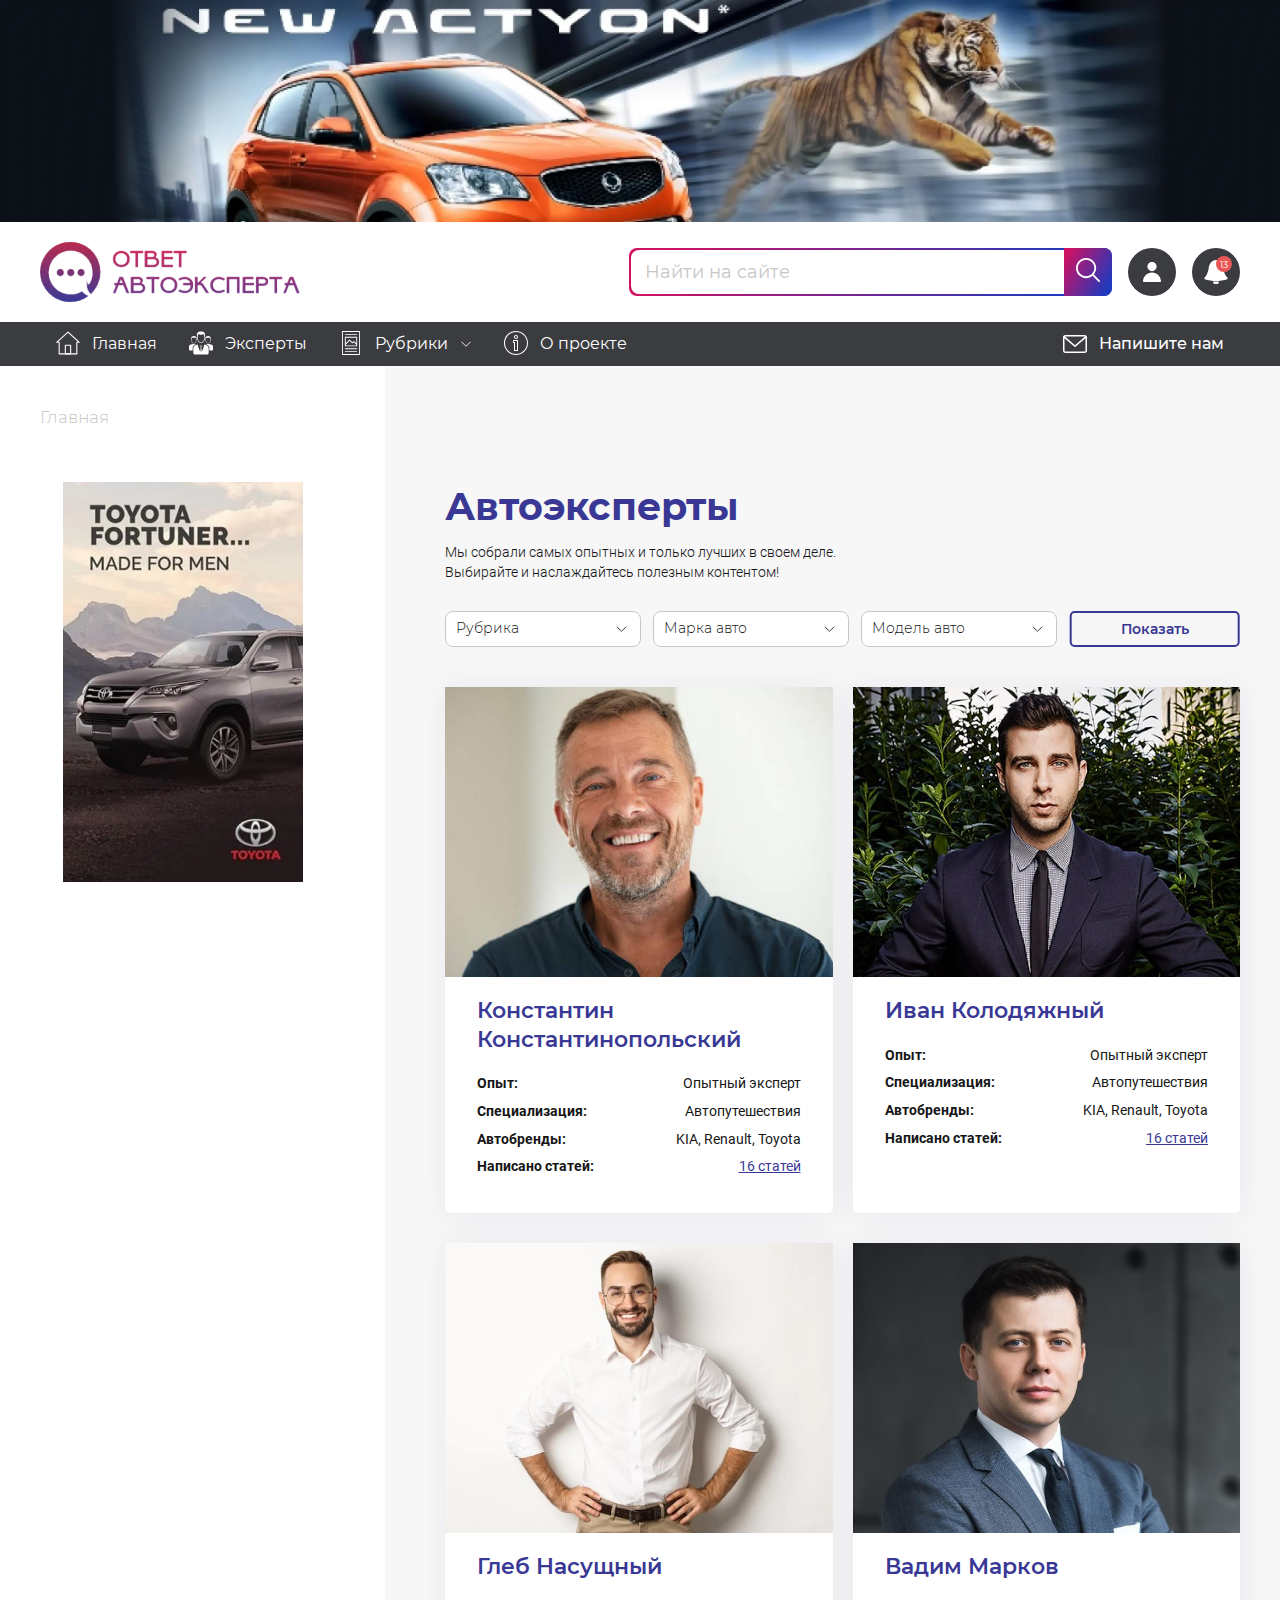
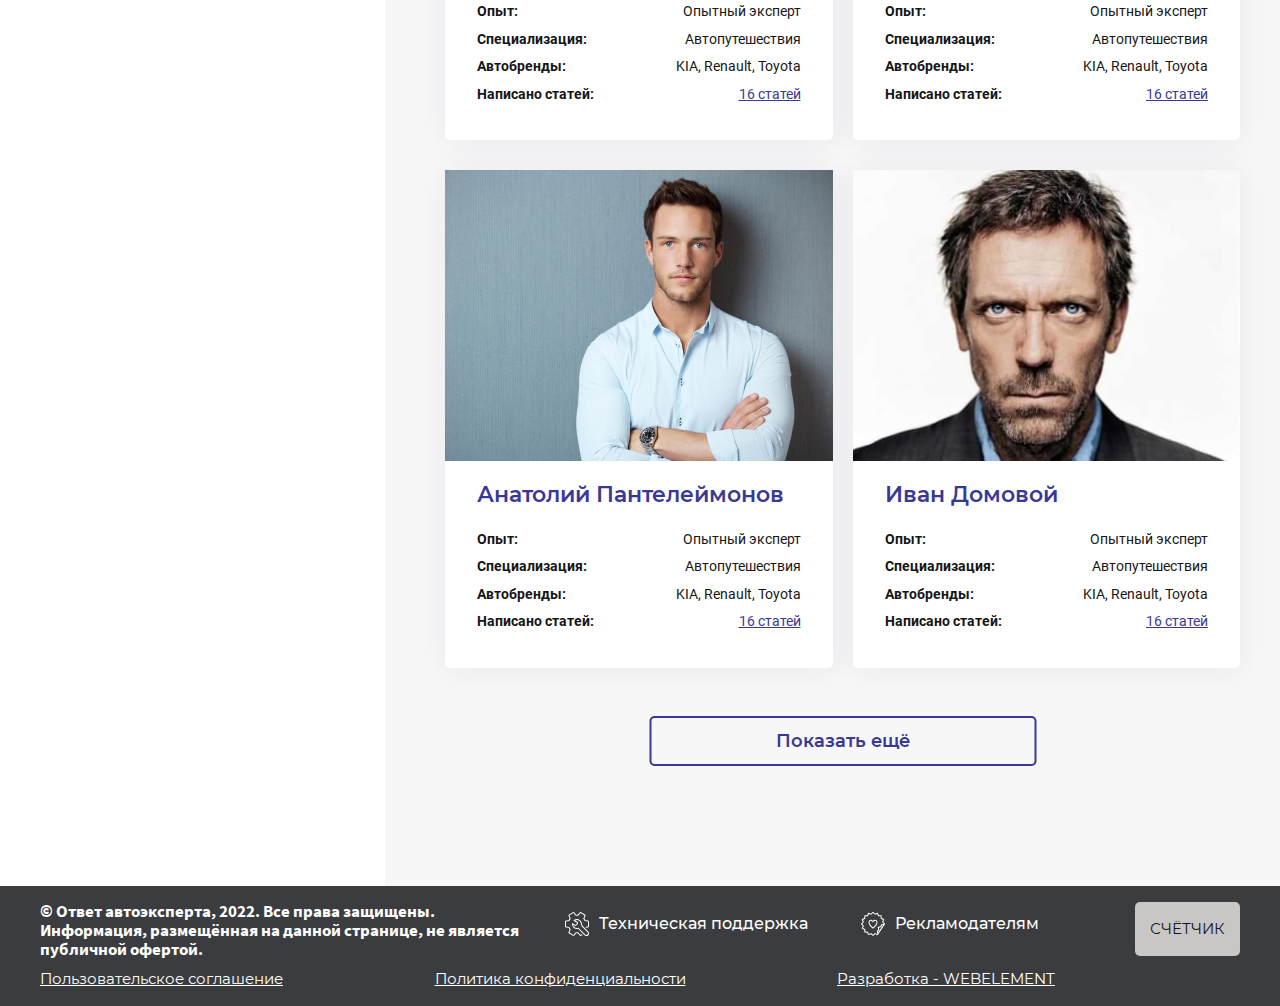
<file: experts.html>
<!DOCTYPE html> <html lang="ru">

<head>
    <meta charset="UTF-8">
    <meta name="viewport" content="width=device-width, initial-scale=1.0">
    <meta name="description" content="">
    <meta name="keywords" content="">
    <link rel="stylesheet" href="css/libs.min.css">
    <link rel="stylesheet" href="css/style.min.css">
    <link rel="icon" href="img/favicon.ico">
    <script src="https://api-maps.yandex.ru/2.1/?lang=ru_RU&apikey=9133eb49-3a97-4b2d-90be-6b80a97a5036" type="text/javascript"></script>
    <title>Автоэксперты</title>
</head>


<body class="page">
    <div class="wrapper">
        <a href="" class="banner">
    <picture>
        <source srcset="img/banner.webp" type="image/webp">
        <img width="1440" height="250" src="img/banner.jpg" alt="">
    </picture>
</a>

        <div class="banner2">
    <div class="text14 light-weight-text">
        Спецпредложение: купи авто по цене и получи дубликаты госномеров в подарок!
    </div>
</div>

        <header class="header _authorized">
            <div class="header-top">
    <div class="container">
        <div class="header-top__inner">
            <a href="#" class="header__logo">
                <img width="260" height="60" src="img/logo.png" alt="">
<!--                <img width="260" height="60" src="img/logoza-ru-vector.svg" alt="">-->
            </a>

            <div class="header-search">
                <fieldset class="fg fg-linear">
                    <input type="text" placeholder="Найти на сайте">
                    <span class="fg-linear__border"></span>
                </fieldset>
                <button class="header-search__btn">
                    <img width="24" height="24" src="img/search.svg" alt="">
                </button>

            </div>

            <div class="header__buttons">
                <button class="header__mob-btn">
                    <img width="44" height="44" src="img/email_Mob.svg" alt="">
                </button>
                <button class="_show-search header__mob-btn">
                    <img width="44" height="44" src="img/search_Mob.svg" alt="">
                </button>
                <button class="_show-menu header__mob-btn">
                    <img width="44" height="44" src="img/menu_Mob.svg" alt="">
                </button>
            </div>
        </div>
    </div>
</div>

<div class="menu">
    <div class="container">
        <button class="menu__close">
            <img width="24" height="24" src="img/close.svg" alt="">
        </button>
        <div class="menu__inner">
            <ul class="nav">
                <li class="nav__item">
                    <a href="#" class="nav__link">
                        <span class="nav__icon">
                            <svg width="24" height="24">
                                <use xlink:href="img/sprite.svg#mainIcon1"></use>
                            </svg>
                        </span>
                        <span>Главная</span>
                    </a>
                </li>
                <li class="nav__item">
                    <a href="#" class="nav__link">
                        <span class="nav__icon">
                            <svg class="fill-svg" width="24" height="24">
                                <use xlink:href="img/sprite.svg#mainIcon2"></use>
                            </svg>
                        </span>
                        <span>Эксперты</span>
                    </a>
                </li>
                <li class="nav__item">
                    <div class="nav__item-show">
                        <span class="nav__icon">
                            <svg class="fill-svg" width="24" height="24">
                                <use xlink:href="img/sprite.svg#mainIcon3"></use>
                            </svg>
                        </span>
                        <span>Рубрики</span>
                        <svg class="nav__arrow" width="14" height="8">
                            <use xlink:href="img/sprite.svg#arrowBottom"></use>
                        </svg>
                    </div>
                    <div class="nav__item-hidden">
                        <div class="nav__sublinks">
                            <a href="#" class="nav__sublink">
                                Выбор и покупка авто
                            </a>
                            <a href="#" class="nav__sublink">
                                Ремонт и обслуживание
                            </a>
                            <a href="#" class="nav__sublink">
                                Справочная информация
                            </a>
                            <a href="#" class="nav__sublink">
                                Автопутешествия и маршруты
                            </a>
                            <a href="#" class="nav__sublink">
                                Работа на авто
                            </a>
                            <a href="#" class="nav__sublink">
                                Права и вождение
                            </a>
                        </div>
                    </div>
                </li>
                <li class="nav__item">
                    <a href="#" class="nav__link">
                        <span class="nav__icon">
                            <svg class="fill-svg" width="24" height="24">
                                <use xlink:href="img/sprite.svg#mainIcon4"></use>
                            </svg>
                        </span>
                        <span>О проекте</span>
                    </a>
                </li>
            </ul>
            
            
            <div class="header-auth">
                <a href="#" class="header-auth__btn m-btn m-btn-black m-btn-icon">
                    <svg width="24" height="24">
                        <use xlink:href="img/sprite.svg#userIcon"></use>
                    </svg>
                    <span class="header-auth__title">
                        Профиль
                    </span>
                </a>
                <a href="#" class="header-auth__btn m-btn m-btn-black m-btn-icon">
                    <svg width="24" height="24">
                        <use xlink:href="img/sprite.svg#noteIcon"></use>
                    </svg>
                    <span class="header-auth__notification">
                        <span class="text9">
                            13
                        </span>
                    </span>
                </a>
            </div>
            
            <button type="button" class="menu__mail">
                <img src="img/email.svg" alt="">
                <span class="text16 medium-weight-text">
                    Напишите нам
                </span>
            </button>

            <form action="" class="menu-form">
    <div class="menu-form__title display3 semi-bold-text accent2-text">
        Ищите эксперта?
    </div>
    <div class="menu-form__fields">
        <fieldset class="fg m-select">
    
    <select>
        <option selected disabled hidden>
            Выберите марку авто
        </option>
        <option>
            марка 1
        </option>
        
        <option>
            марка 2
        </option>
        
    </select>
</fieldset>

        <fieldset class="fg m-select">
    
    <select>
        <option selected disabled hidden>
            Выберите рубрику
        </option>
        <option>
            рубрика 1
        </option>
        
        <option>
            рубрика 2
        </option>
        
    </select>
</fieldset>

    </div>
    <button class="menu-form__btn m-btn m-btn50 linear-btn">
        <span>Найти</span>
    </button>
</form>

        </div>
    </div>
</div>

        </header>
        <main class="content">

            <section class="blog">
                <div class="container">
                    <div class="breadcrumbs">
                        <a href="#" class="breadcrumbs__item">Главная</a>
                    </div>

                    <div class="blog__inner">
                        <div class="blog__sidebar blog__sidebar--mob-hide">
                            <a href="" class="blog-banner mt-0">
    <picture>
        <source srcset="img/banner3.webp" type="image/webp">
        <img width="240" height="400" src="img/banner3.jpg" alt="">
    </picture>
</a>

                        </div>
                        <div class="blog__content">
                            <div class="autoexperts">
                                <div class="autoexperts__top">
                                    <h1 class="display1 bold-text accent2-text">
                                        Автоэксперты
                                    </h1>
                                    <div class="autoexperts__desc">
                                        <p class="text14 font2 light-weight-text">
                                            Мы собрали самых опытных и только лучших в своем деле. Выбирайте и наслаждайтесь полезным контентом!
                                        </p>
                                    </div>
                                </div>

                                <form action="" class="blog-filter">
                                    <fieldset class="fg m-select">
    
    <select>
        <option selected disabled hidden>
            Рубрика
        </option>
        <option>
            Рубрика 1
        </option>
        
        <option>
            Рубрика 2
        </option>
        
    </select>
</fieldset>

                                    <fieldset class="fg m-select">
    
    <select>
        <option selected disabled hidden>
            Марка авто
        </option>
        <option>
            Марка авто 1
        </option>
        
        <option>
            Марка авто 2
        </option>
        
    </select>
</fieldset>

                                    <fieldset class="fg m-select">
    
    <select>
        <option selected disabled hidden>
            Модель авто
        </option>
        <option>
            Модель авто 1
        </option>
        
        <option>
            Модель авто 2
        </option>
        
    </select>
</fieldset>

                                    <button class="blog-filter__btn m-btn m-btn38 linear-btn">
                                        <span>Показать</span>
                                    </button>
                                </form>

                                <div class="autoexperts__grid">
                                    <div class="expert-card2">

    <div class="expert-card__img">
        <picture>
            <source srcset="img/expert3.jpg" type="image/webp">
            <img width="387" height="290" src="img/expert3.jpg" alt="">
        </picture>
    </div>

    <div class="expert-card2__content">
        <a href="#" class="expert-card__title display3 semi-bold-text accent2-text">
            Константин Константинопольский
        </a>
        <div class="expert-card__items">
            <div class="expert-card__item">
                <span class="expert-card__item-title">Опыт:</span>
                <span class="expert-card__item-desc">Опытный эксперт</span>
            </div>
            <div class="expert-card__item">
                <span class="expert-card__item-title">Специализация:</span>
                <span class="expert-card__item-desc">Автопутешествия</span>
            </div>
            <div class="expert-card__item">
                <span class="expert-card__item-title">Автобренды:</span>
                <span class="expert-card__item-desc">KIA, Renault, Toyota</span>
            </div>
            <div class="expert-card__item">
                <span class="expert-card__item-title">Написано статей:</span>
                <a href="#" class="expert-card__item-desc accent-link2">16 статей</a>
            </div>
        </div>
    </div>
</div>

                                    <div class="expert-card2">

    <div class="expert-card__img">
        <picture>
            <source srcset="img/expert4.jpg" type="image/webp">
            <img width="387" height="290" src="img/expert4.jpg" alt="">
        </picture>
    </div>

    <div class="expert-card2__content">
        <a href="#" class="expert-card__title display3 semi-bold-text accent2-text">
            Иван Колодяжный
        </a>
        <div class="expert-card__items">
            <div class="expert-card__item">
                <span class="expert-card__item-title">Опыт:</span>
                <span class="expert-card__item-desc">Опытный эксперт</span>
            </div>
            <div class="expert-card__item">
                <span class="expert-card__item-title">Специализация:</span>
                <span class="expert-card__item-desc">Автопутешествия</span>
            </div>
            <div class="expert-card__item">
                <span class="expert-card__item-title">Автобренды:</span>
                <span class="expert-card__item-desc">KIA, Renault, Toyota</span>
            </div>
            <div class="expert-card__item">
                <span class="expert-card__item-title">Написано статей:</span>
                <a href="#" class="expert-card__item-desc accent-link2">16 статей</a>
            </div>
        </div>
    </div>
</div>

                                    <div class="expert-card2">

    <div class="expert-card__img">
        <picture>
            <source srcset="img/expert5.jpg" type="image/webp">
            <img width="387" height="290" src="img/expert5.jpg" alt="">
        </picture>
    </div>

    <div class="expert-card2__content">
        <a href="#" class="expert-card__title display3 semi-bold-text accent2-text">
            Глеб Насущный
        </a>
        <div class="expert-card__items">
            <div class="expert-card__item">
                <span class="expert-card__item-title">Опыт:</span>
                <span class="expert-card__item-desc">Опытный эксперт</span>
            </div>
            <div class="expert-card__item">
                <span class="expert-card__item-title">Специализация:</span>
                <span class="expert-card__item-desc">Автопутешествия</span>
            </div>
            <div class="expert-card__item">
                <span class="expert-card__item-title">Автобренды:</span>
                <span class="expert-card__item-desc">KIA, Renault, Toyota</span>
            </div>
            <div class="expert-card__item">
                <span class="expert-card__item-title">Написано статей:</span>
                <a href="#" class="expert-card__item-desc accent-link2">16 статей</a>
            </div>
        </div>
    </div>
</div>

                                    <div class="expert-card2">

    <div class="expert-card__img">
        <picture>
            <source srcset="img/expert6.jpg" type="image/webp">
            <img width="387" height="290" src="img/expert6.jpg" alt="">
        </picture>
    </div>

    <div class="expert-card2__content">
        <a href="#" class="expert-card__title display3 semi-bold-text accent2-text">
            Вадим Марков
        </a>
        <div class="expert-card__items">
            <div class="expert-card__item">
                <span class="expert-card__item-title">Опыт:</span>
                <span class="expert-card__item-desc">Опытный эксперт</span>
            </div>
            <div class="expert-card__item">
                <span class="expert-card__item-title">Специализация:</span>
                <span class="expert-card__item-desc">Автопутешествия</span>
            </div>
            <div class="expert-card__item">
                <span class="expert-card__item-title">Автобренды:</span>
                <span class="expert-card__item-desc">KIA, Renault, Toyota</span>
            </div>
            <div class="expert-card__item">
                <span class="expert-card__item-title">Написано статей:</span>
                <a href="#" class="expert-card__item-desc accent-link2">16 статей</a>
            </div>
        </div>
    </div>
</div>

                                    <div class="expert-card2">

    <div class="expert-card__img">
        <picture>
            <source srcset="img/expert7.jpg" type="image/webp">
            <img width="387" height="290" src="img/expert7.jpg" alt="">
        </picture>
    </div>

    <div class="expert-card2__content">
        <a href="#" class="expert-card__title display3 semi-bold-text accent2-text">
            Анатолий Пантелеймонов
        </a>
        <div class="expert-card__items">
            <div class="expert-card__item">
                <span class="expert-card__item-title">Опыт:</span>
                <span class="expert-card__item-desc">Опытный эксперт</span>
            </div>
            <div class="expert-card__item">
                <span class="expert-card__item-title">Специализация:</span>
                <span class="expert-card__item-desc">Автопутешествия</span>
            </div>
            <div class="expert-card__item">
                <span class="expert-card__item-title">Автобренды:</span>
                <span class="expert-card__item-desc">KIA, Renault, Toyota</span>
            </div>
            <div class="expert-card__item">
                <span class="expert-card__item-title">Написано статей:</span>
                <a href="#" class="expert-card__item-desc accent-link2">16 статей</a>
            </div>
        </div>
    </div>
</div>

                                    <div class="expert-card2">

    <div class="expert-card__img">
        <picture>
            <source srcset="img/expert8.jpg" type="image/webp">
            <img width="387" height="290" src="img/expert8.jpg" alt="">
        </picture>
    </div>

    <div class="expert-card2__content">
        <a href="#" class="expert-card__title display3 semi-bold-text accent2-text">
            Иван Домовой
        </a>
        <div class="expert-card__items">
            <div class="expert-card__item">
                <span class="expert-card__item-title">Опыт:</span>
                <span class="expert-card__item-desc">Опытный эксперт</span>
            </div>
            <div class="expert-card__item">
                <span class="expert-card__item-title">Специализация:</span>
                <span class="expert-card__item-desc">Автопутешествия</span>
            </div>
            <div class="expert-card__item">
                <span class="expert-card__item-title">Автобренды:</span>
                <span class="expert-card__item-desc">KIA, Renault, Toyota</span>
            </div>
            <div class="expert-card__item">
                <span class="expert-card__item-title">Написано статей:</span>
                <a href="#" class="expert-card__item-desc accent-link2">16 статей</a>
            </div>
        </div>
    </div>
</div>

                                </div>

                                <div class="autoexperts__nav">
                                    <button class="autoexperts__btn m-btn m-btn50 linear-btn">
                                        <span>Показать ещё</span>
                                    </button>
                                </div>
                            </div>
                        </div>
                    </div>
                </div>
            </section>

        </main>
        <footer class="footer">
            <div class="container">
    <div class="footer__inner">
        <div class="footer__top">
            <div class="footer__c">
                <div class="text17 mob-text15 bold-text">
                    © Ответ автоэксперта, 2022. Все права защищены. Информация, размещённая на данной странице, не является публичной офертой.
                </div>
            </div>
            <a href="" class="footer__link m-btn">
                <img src="img/settings.svg" alt="">
                <span>Техническая поддержка</span>
            </a>
            <a href="" class="footer__link m-btn">
                <img src="img/sticker.svg" alt="">
                <span>Рекламодателям</span>
            </a>
        </div>
        <div class="footer__bottom">
            <div class="footer__links2">
                <a href="" class="footer__link2">Пользовательское соглашение</a>
                <a href="" class="footer__link2">Политика конфиденциальности</a>
                <a href="" class="footer__link2">Разработка - WEBELEMENT</a>
            </div>
            <button class="footer__btn m-btn m-btn-light-gray">
                <span class="text15">
                    СЧЁТЧИК
                </span>
            </button>
        </div>
    </div>
</div>

<button class="scroll-up m-btn">
        <svg width="44" height="44" viewBox="0 0 44 44" fill="none" xmlns="http://www.w3.org/2000/svg">
            <g clip-path="url(#clip0_90_4145)">
                <path d="M21.9999 0.290039C10.0221 0.290039 0.289734 10.0242 0.289734 22.0002C0.289734 33.9771 10.0239 43.7103 21.9999 43.7103C33.9768 43.7103 43.71 33.9762 43.71 22.0002C43.71 10.0233 33.9759 0.290039 21.9999 0.290039ZM21.9999 1.13168C33.501 1.13168 42.8685 10.4991 42.8685 22.0002C42.8685 33.5014 33.501 42.8688 21.9999 42.8688C10.4988 42.8688 1.13132 33.5014 1.13132 22.0002C1.13132 10.4991 10.4988 1.13168 21.9999 1.13168ZM22.0214 11.8514C21.9163 11.8514 21.8116 11.8896 21.7243 11.9766L15.4274 18.2736C15.2521 18.4489 15.2521 18.691 15.4274 18.8649L15.4379 18.8755C15.5692 19.0126 15.8325 19.0269 16.003 18.8564L16.208 18.6514H16.2104L21.5821 13.2772V31.7249C21.5821 31.9681 21.7656 32.1505 22.0101 32.1505C22.2546 32.1505 22.4357 31.9704 22.4357 31.7249V13.2877L28.0128 18.8648C28.1011 18.9531 28.2 18.9899 28.3156 18.9899C28.4312 18.9899 28.5253 18.9541 28.616 18.8648C28.7913 18.6895 28.7913 18.4474 28.616 18.2735L22.3191 11.9765C22.2321 11.8895 22.1271 11.8513 22.022 11.8513L22.0214 11.8514Z" fill="url(#paint0_linear_90_4145)"/>
            </g>
            <defs>
                <linearGradient id="paint0_linear_90_4145" x1="8.9738" y1="-7.30852" x2="50.7108" y2="15.4771" gradientUnits="userSpaceOnUse">
                    <stop class="stop1" stop-color="#D01162"/>
                    <stop class="stop2"  offset="1" stop-color="#2039BD"/>
                </linearGradient>
                <clipPath id="clip0_90_4145">
                    <rect width="44" height="44" fill="white"/>
                </clipPath>
            </defs>
        </svg>
</button>

        </footer>
    </div>

    <script src="js/libs.min.js"></script>
<script src="js/main.min.js"></script>

</body>

</html>
</file>
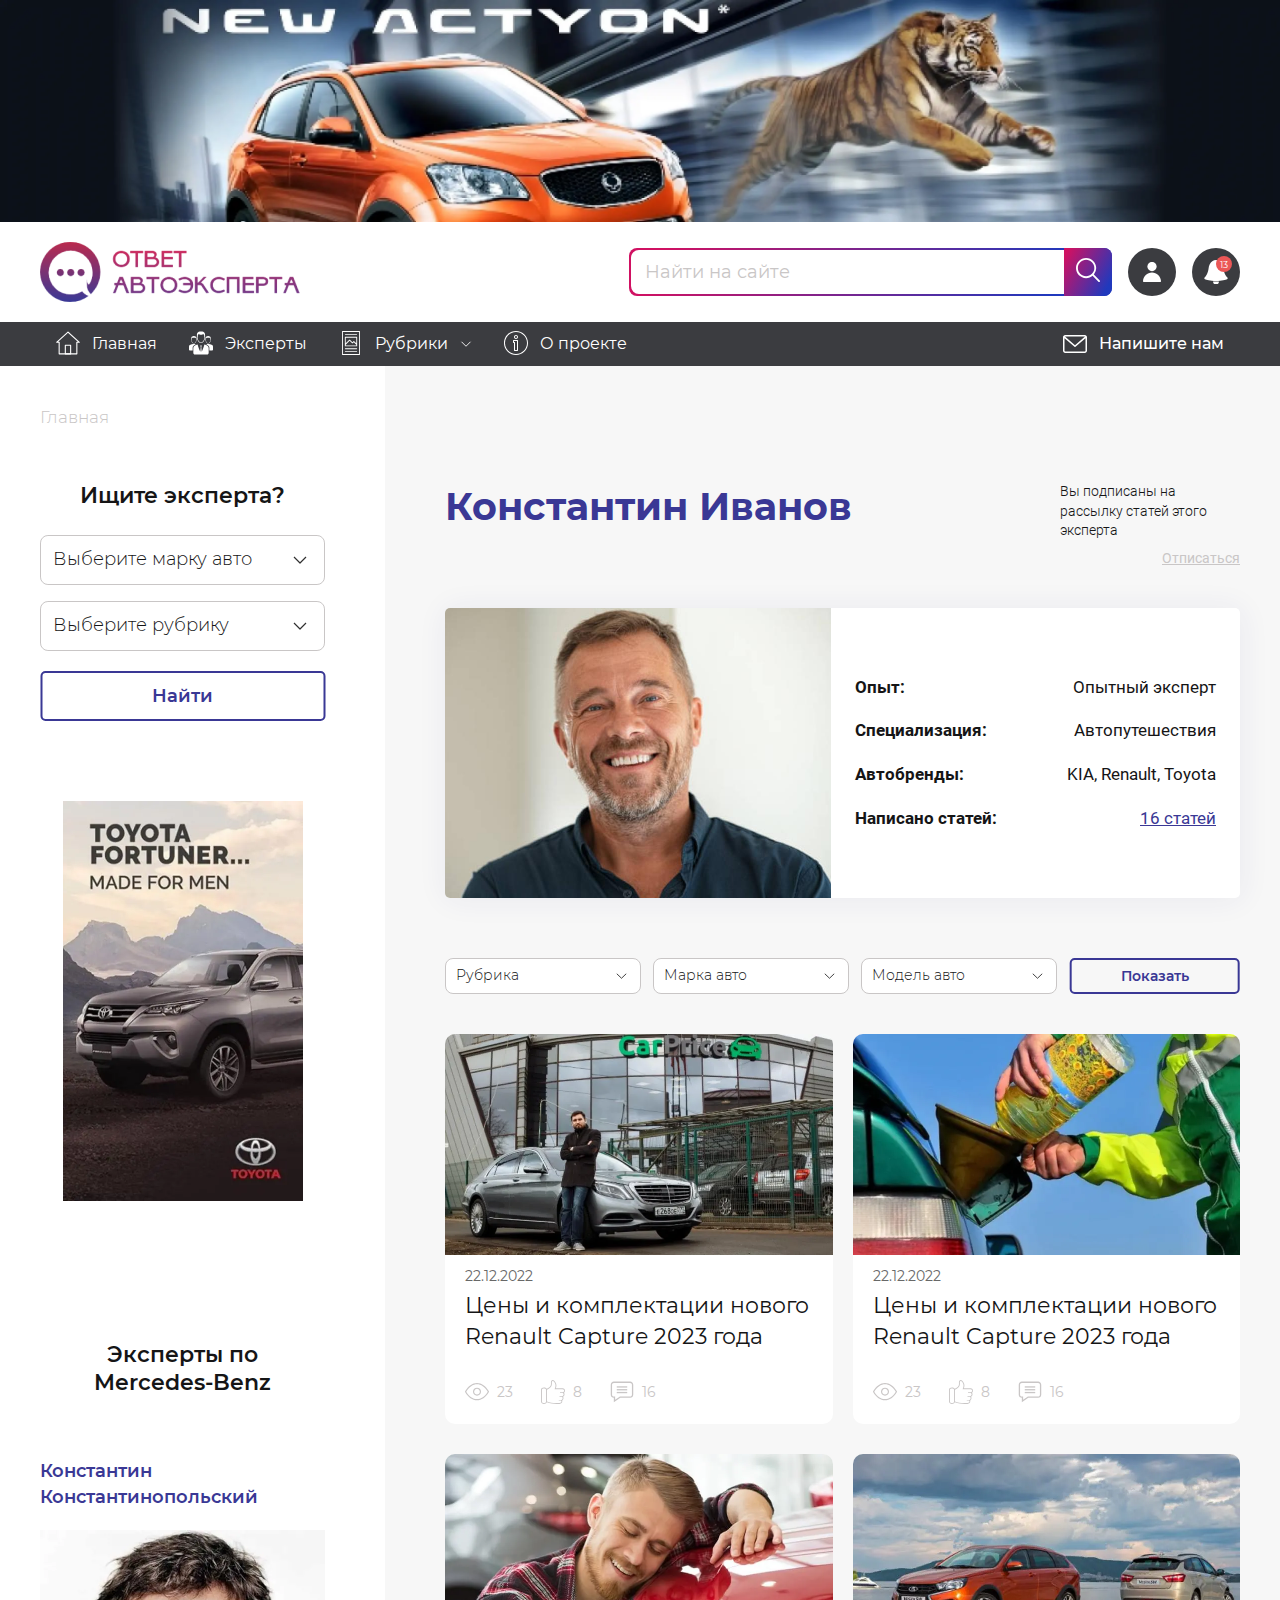
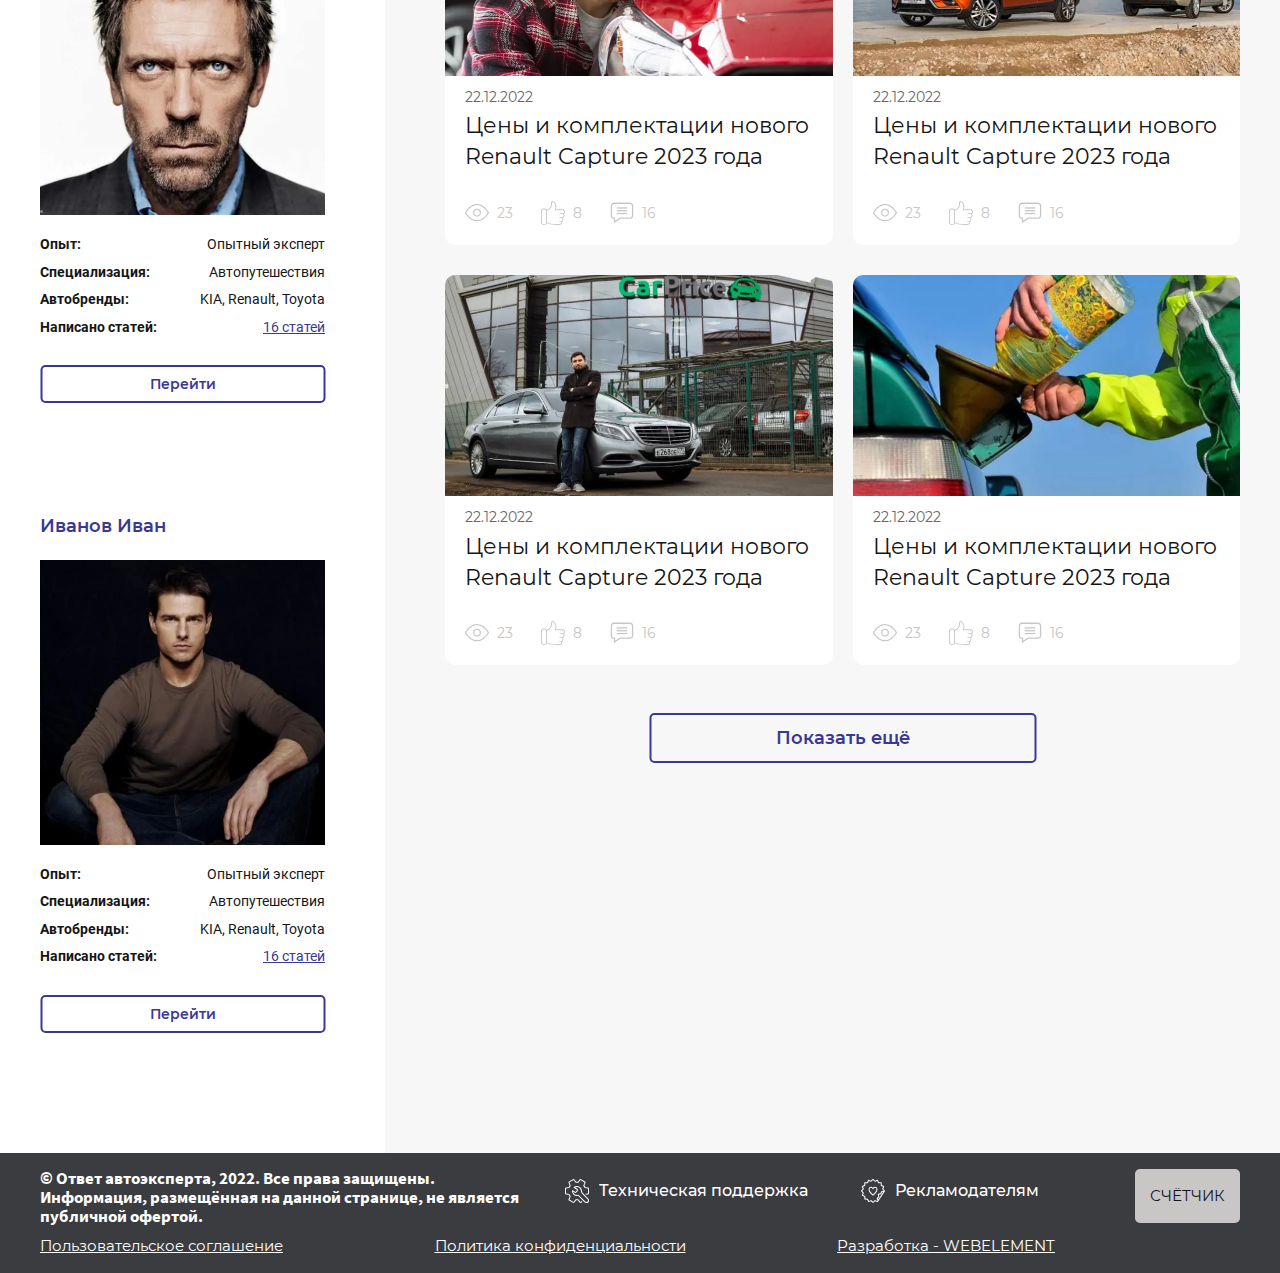
<file: experts2.html>
<!DOCTYPE html> <html lang="ru">

<head>
    <meta charset="UTF-8">
    <meta name="viewport" content="width=device-width, initial-scale=1.0">
    <meta name="description" content="">
    <meta name="keywords" content="">
    <link rel="stylesheet" href="css/libs.min.css">
    <link rel="stylesheet" href="css/style.min.css">
    <link rel="icon" href="img/favicon.ico">
    <script src="https://api-maps.yandex.ru/2.1/?lang=ru_RU&apikey=9133eb49-3a97-4b2d-90be-6b80a97a5036" type="text/javascript"></script>
    <title>Автоэксперты</title>
</head>


<body class="page">
    <div class="wrapper">
        <a href="" class="banner">
    <picture>
        <source srcset="img/banner.webp" type="image/webp">
        <img width="1440" height="250" src="img/banner.jpg" alt="">
    </picture>
</a>

        <div class="banner2">
    <div class="text14 light-weight-text">
        Спецпредложение: купи авто по цене и получи дубликаты госномеров в подарок!
    </div>
</div>

        <header class="header _authorized">
            <div class="header-top">
    <div class="container">
        <div class="header-top__inner">
            <a href="#" class="header__logo">
                <img width="260" height="60" src="img/logo.png" alt="">
<!--                <img width="260" height="60" src="img/logoza-ru-vector.svg" alt="">-->
            </a>

            <div class="header-search">
                <fieldset class="fg fg-linear">
                    <input type="text" placeholder="Найти на сайте">
                    <span class="fg-linear__border"></span>
                </fieldset>
                <button class="header-search__btn">
                    <img width="24" height="24" src="img/search.svg" alt="">
                </button>

            </div>

            <div class="header__buttons">
                <button class="header__mob-btn">
                    <img width="44" height="44" src="img/email_Mob.svg" alt="">
                </button>
                <button class="_show-search header__mob-btn">
                    <img width="44" height="44" src="img/search_Mob.svg" alt="">
                </button>
                <button class="_show-menu header__mob-btn">
                    <img width="44" height="44" src="img/menu_Mob.svg" alt="">
                </button>
            </div>
        </div>
    </div>
</div>

<div class="menu">
    <div class="container">
        <button class="menu__close">
            <img width="24" height="24" src="img/close.svg" alt="">
        </button>
        <div class="menu__inner">
            <ul class="nav">
                <li class="nav__item">
                    <a href="#" class="nav__link">
                        <span class="nav__icon">
                            <svg width="24" height="24">
                                <use xlink:href="img/sprite.svg#mainIcon1"></use>
                            </svg>
                        </span>
                        <span>Главная</span>
                    </a>
                </li>
                <li class="nav__item">
                    <a href="#" class="nav__link">
                        <span class="nav__icon">
                            <svg class="fill-svg" width="24" height="24">
                                <use xlink:href="img/sprite.svg#mainIcon2"></use>
                            </svg>
                        </span>
                        <span>Эксперты</span>
                    </a>
                </li>
                <li class="nav__item">
                    <div class="nav__item-show">
                        <span class="nav__icon">
                            <svg class="fill-svg" width="24" height="24">
                                <use xlink:href="img/sprite.svg#mainIcon3"></use>
                            </svg>
                        </span>
                        <span>Рубрики</span>
                        <svg class="nav__arrow" width="14" height="8">
                            <use xlink:href="img/sprite.svg#arrowBottom"></use>
                        </svg>
                    </div>
                    <div class="nav__item-hidden">
                        <div class="nav__sublinks">
                            <a href="#" class="nav__sublink">
                                Выбор и покупка авто
                            </a>
                            <a href="#" class="nav__sublink">
                                Ремонт и обслуживание
                            </a>
                            <a href="#" class="nav__sublink">
                                Справочная информация
                            </a>
                            <a href="#" class="nav__sublink">
                                Автопутешествия и маршруты
                            </a>
                            <a href="#" class="nav__sublink">
                                Работа на авто
                            </a>
                            <a href="#" class="nav__sublink">
                                Права и вождение
                            </a>
                        </div>
                    </div>
                </li>
                <li class="nav__item">
                    <a href="#" class="nav__link">
                        <span class="nav__icon">
                            <svg class="fill-svg" width="24" height="24">
                                <use xlink:href="img/sprite.svg#mainIcon4"></use>
                            </svg>
                        </span>
                        <span>О проекте</span>
                    </a>
                </li>
            </ul>
            
            
            <div class="header-auth">
                <a href="#" class="header-auth__btn m-btn m-btn-black m-btn-icon">
                    <svg width="24" height="24">
                        <use xlink:href="img/sprite.svg#userIcon"></use>
                    </svg>
                    <span class="header-auth__title">
                        Профиль
                    </span>
                </a>
                <a href="#" class="header-auth__btn m-btn m-btn-black m-btn-icon">
                    <svg width="24" height="24">
                        <use xlink:href="img/sprite.svg#noteIcon"></use>
                    </svg>
                    <span class="header-auth__notification">
                        <span class="text9">
                            13
                        </span>
                    </span>
                </a>
            </div>
            
            <button type="button" class="menu__mail">
                <img src="img/email.svg" alt="">
                <span class="text16 medium-weight-text">
                    Напишите нам
                </span>
            </button>

            <form action="" class="menu-form">
    <div class="menu-form__title display3 semi-bold-text accent2-text">
        Ищите эксперта?
    </div>
    <div class="menu-form__fields">
        <fieldset class="fg m-select">
    
    <select>
        <option selected disabled hidden>
            Выберите марку авто
        </option>
        <option>
            марка 1
        </option>
        
        <option>
            марка 2
        </option>
        
    </select>
</fieldset>

        <fieldset class="fg m-select">
    
    <select>
        <option selected disabled hidden>
            Выберите рубрику
        </option>
        <option>
            рубрика 1
        </option>
        
        <option>
            рубрика 2
        </option>
        
    </select>
</fieldset>

    </div>
    <button class="menu-form__btn m-btn m-btn50 linear-btn">
        <span>Найти</span>
    </button>
</form>

        </div>
    </div>
</div>

        </header>
        <main class="content">

            <section class="blog">
                <div class="container">
                    <div class="breadcrumbs">
                        <a href="" class="breadcrumbs__item">Главная</a>
                    </div>

                    <div class="blog__inner">
                        <div class="blog__sidebar blog__sidebar--mob-hide">
                            
<form action="" class="menu-form">
    <div class="menu-form__title display3 semi-bold-text accent2-text">
        Ищите эксперта?
    </div>
    <div class="menu-form__fields">
        <fieldset class="fg m-select">
    
    <select>
        <option selected disabled hidden>
            Выберите марку авто
        </option>
        <option>
            марка 1
        </option>
        
        <option>
            марка 2
        </option>
        
    </select>
</fieldset>

        <fieldset class="fg m-select">
    
    <select>
        <option selected disabled hidden>
            Выберите рубрику
        </option>
        <option>
            рубрика 1
        </option>
        
        <option>
            рубрика 2
        </option>
        
    </select>
</fieldset>

    </div>
    <button class="menu-form__btn m-btn m-btn50 linear-btn">
        <span>Найти</span>
    </button>
</form>

<a href="" class="blog-banner ">
    <picture>
        <source srcset="img/banner3.webp" type="image/webp">
        <img width="240" height="400" src="img/banner3.jpg" alt="">
    </picture>
</a>


<div class="experts">
    <h3 class="experts__title display3 semi-bold-text">
        Эксперты по <br>
        Mercedes-Benz
    </h3>
    <div class="experts__items">
        <div class="expert-card">
    <a href="#" class="expert-card__title text18 semi-bold-text accent2-text">
        Константин Константинопольский
    </a>
    <div class="expert-card__img">
        <picture>
            <source srcset="img/expert.webp" type="image/webp">
            <img width="285" height="285" src="img/expert.jpg" alt="">
        </picture>
    </div>
    <div class="expert-card__items">
        <div class="expert-card__item">
            <span class="expert-card__item-title">Опыт:</span>
            <span class="expert-card__item-desc">Опытный эксперт</span>
        </div>
        <div class="expert-card__item">
            <span class="expert-card__item-title">Специализация:</span>
            <span class="expert-card__item-desc">Автопутешествия</span>
        </div>
        <div class="expert-card__item">
            <span class="expert-card__item-title">Автобренды:</span>
            <span class="expert-card__item-desc">KIA, Renault, Toyota</span>
        </div>
        <div class="expert-card__item">
            <span class="expert-card__item-title">Написано статей:</span>
            <a href="#" class="expert-card__item-desc accent-link2">16 статей</a>
        </div>
    </div>
    <a href="#" class="expert-card__btn m-btn m-btn38 linear-btn">
        <span>Перейти</span>
    </a>
</div>

        <div class="expert-card">
    <a href="#" class="expert-card__title text18 semi-bold-text accent2-text">
        Иванов Иван
    </a>
    <div class="expert-card__img">
        <picture>
            <source srcset="img/expert2.webp" type="image/webp">
            <img width="285" height="285" src="img/expert2.jpg" alt="">
        </picture>
    </div>
    <div class="expert-card__items">
        <div class="expert-card__item">
            <span class="expert-card__item-title">Опыт:</span>
            <span class="expert-card__item-desc">Опытный эксперт</span>
        </div>
        <div class="expert-card__item">
            <span class="expert-card__item-title">Специализация:</span>
            <span class="expert-card__item-desc">Автопутешествия</span>
        </div>
        <div class="expert-card__item">
            <span class="expert-card__item-title">Автобренды:</span>
            <span class="expert-card__item-desc">KIA, Renault, Toyota</span>
        </div>
        <div class="expert-card__item">
            <span class="expert-card__item-title">Написано статей:</span>
            <a href="#" class="expert-card__item-desc accent-link2">16 статей</a>
        </div>
    </div>
    <a href="#" class="expert-card__btn m-btn m-btn38 linear-btn">
        <span>Перейти</span>
    </a>
</div>

    </div>
</div>


                        </div>
                        <div class="blog__content">
                            <div class="expert">
                                <div class="expert__top">
                                    <h1 class="display1 bold-text accent2-text">
                                        Константин Иванов
                                    </h1>
                                    <div class="expert__content">
                                        <div class="expert__desc">
                                            <p class="text14 font2 light-weight-text">
                                                Вы подписаны на рассылку статей этого эксперта
                                            </p>
                                        </div>
                                        <div class="subscribe-card__nav">
                                            <a href="" class="subscribe-card__cancel text14 light-grey-text">
                                                Отписаться
                                            </a>
                                        </div>
                                    </div>
                                </div>

                                <div class="expert-card3">
    <div class="expert-card__img">
        <picture>
            <source srcset="img/expert3.jpg" type="image/webp">
            <img width="386" height="289" src="img/expert3.jpg" alt="">
        </picture>
    </div>
    <div class="expert-card3__content">
        <div class="expert-card__items">
            <div class="expert-card__item">
                <span class="expert-card__item-title">Опыт:</span>
                <span class="expert-card__item-desc">Опытный эксперт</span>
            </div>
            <div class="expert-card__item">
                <span class="expert-card__item-title">Специализация:</span>
                <span class="expert-card__item-desc">Автопутешествия</span>
            </div>
            <div class="expert-card__item">
                <span class="expert-card__item-title">Автобренды:</span>
                <span class="expert-card__item-desc">KIA, Renault, Toyota</span>
            </div>
            <div class="expert-card__item">
                <span class="expert-card__item-title">Написано статей:</span>
                <a href="#" class="expert-card__item-desc accent-link2">16 статей</a>
            </div>
        </div>
    </div>
</div>


                                <form action="" class="blog-filter">
                                    <fieldset class="fg m-select">
    
    <select>
        <option selected disabled hidden>
            Рубрика
        </option>
        <option>
            Рубрика 1
        </option>
        
        <option>
            Рубрика 2
        </option>
        
    </select>
</fieldset>

                                    <fieldset class="fg m-select">
    
    <select>
        <option selected disabled hidden>
            Марка авто
        </option>
        <option>
            Марка авто 1
        </option>
        
        <option>
            Марка авто 2
        </option>
        
    </select>
</fieldset>

                                    <fieldset class="fg m-select">
    
    <select>
        <option selected disabled hidden>
            Модель авто
        </option>
        <option>
            Модель авто 1
        </option>
        
        <option>
            Модель авто 2
        </option>
        
    </select>
</fieldset>

                                    <button class="blog-filter__btn m-btn m-btn38 linear-btn">
                                        <span>Показать</span>
                                    </button>
                                </form>

                                <div class="autoexperts__grid">
                                    <a href="#" class="news-card">
    <div class="news-card__img">
        <picture>
            <source srcset="img/news.webp" type="image/webp">
            <img width="387" height="221" src="img/news.jpg" alt="">
        </picture>
    </div>
    <div class="news-card__content">
        <div class="text14 grey-text">
            22.12.2022
        </div>
        <div class="display4">
            Цены и комплектации нового Renault Capture 2023 года
        </div>

        <div class="news-card__action">
            <div class="news-card__btn">
                <svg class="fill-svg" width="24" height="24">
                    <use xlink:href="img/sprite.svg#Visibility"></use>
                </svg>
                <span>23</span>
            </div>
            <div class="news-card__btn">
                <svg class="fill-svg" width="24" height="24">
                    <use xlink:href="img/sprite.svg#like"></use>
                </svg>
                <span>8</span>
            </div>
            <div class="news-card__btn">
                <svg class="fill-svg" width="24" height="24">
                    <use xlink:href="img/sprite.svg#message"></use>
                </svg>
                <span>16</span>
            </div>
        </div>
    </div>
</a>

                                    <a href="#" class="news-card">
    <div class="news-card__img">
        <picture>
            <source srcset="img/news2.webp" type="image/webp">
            <img width="387" height="221" src="img/news2.jpg" alt="">
        </picture>
    </div>
    <div class="news-card__content">
        <div class="text14 grey-text">
            22.12.2022
        </div>
        <div class="display4">
            Цены и комплектации нового Renault Capture 2023 года
        </div>

        <div class="news-card__action">
            <div class="news-card__btn">
                <svg class="fill-svg" width="24" height="24">
                    <use xlink:href="img/sprite.svg#Visibility"></use>
                </svg>
                <span>23</span>
            </div>
            <div class="news-card__btn">
                <svg class="fill-svg" width="24" height="24">
                    <use xlink:href="img/sprite.svg#like"></use>
                </svg>
                <span>8</span>
            </div>
            <div class="news-card__btn">
                <svg class="fill-svg" width="24" height="24">
                    <use xlink:href="img/sprite.svg#message"></use>
                </svg>
                <span>16</span>
            </div>
        </div>
    </div>
</a>

                                    <a href="#" class="news-card">
    <div class="news-card__img">
        <picture>
            <source srcset="img/news3.webp" type="image/webp">
            <img width="387" height="221" src="img/news3.jpg" alt="">
        </picture>
    </div>
    <div class="news-card__content">
        <div class="text14 grey-text">
            22.12.2022
        </div>
        <div class="display4">
            Цены и комплектации нового Renault Capture 2023 года
        </div>

        <div class="news-card__action">
            <div class="news-card__btn">
                <svg class="fill-svg" width="24" height="24">
                    <use xlink:href="img/sprite.svg#Visibility"></use>
                </svg>
                <span>23</span>
            </div>
            <div class="news-card__btn">
                <svg class="fill-svg" width="24" height="24">
                    <use xlink:href="img/sprite.svg#like"></use>
                </svg>
                <span>8</span>
            </div>
            <div class="news-card__btn">
                <svg class="fill-svg" width="24" height="24">
                    <use xlink:href="img/sprite.svg#message"></use>
                </svg>
                <span>16</span>
            </div>
        </div>
    </div>
</a>

                                    <a href="#" class="news-card">
    <div class="news-card__img">
        <picture>
            <source srcset="img/news4.webp" type="image/webp">
            <img width="387" height="221" src="img/news4.jpg" alt="">
        </picture>
    </div>
    <div class="news-card__content">
        <div class="text14 grey-text">
            22.12.2022
        </div>
        <div class="display4">
            Цены и комплектации нового Renault Capture 2023 года
        </div>

        <div class="news-card__action">
            <div class="news-card__btn">
                <svg class="fill-svg" width="24" height="24">
                    <use xlink:href="img/sprite.svg#Visibility"></use>
                </svg>
                <span>23</span>
            </div>
            <div class="news-card__btn">
                <svg class="fill-svg" width="24" height="24">
                    <use xlink:href="img/sprite.svg#like"></use>
                </svg>
                <span>8</span>
            </div>
            <div class="news-card__btn">
                <svg class="fill-svg" width="24" height="24">
                    <use xlink:href="img/sprite.svg#message"></use>
                </svg>
                <span>16</span>
            </div>
        </div>
    </div>
</a>

                                    <a href="#" class="news-card">
    <div class="news-card__img">
        <picture>
            <source srcset="img/news.webp" type="image/webp">
            <img width="387" height="221" src="img/news.jpg" alt="">
        </picture>
    </div>
    <div class="news-card__content">
        <div class="text14 grey-text">
            22.12.2022
        </div>
        <div class="display4">
            Цены и комплектации нового Renault Capture 2023 года
        </div>

        <div class="news-card__action">
            <div class="news-card__btn">
                <svg class="fill-svg" width="24" height="24">
                    <use xlink:href="img/sprite.svg#Visibility"></use>
                </svg>
                <span>23</span>
            </div>
            <div class="news-card__btn">
                <svg class="fill-svg" width="24" height="24">
                    <use xlink:href="img/sprite.svg#like"></use>
                </svg>
                <span>8</span>
            </div>
            <div class="news-card__btn">
                <svg class="fill-svg" width="24" height="24">
                    <use xlink:href="img/sprite.svg#message"></use>
                </svg>
                <span>16</span>
            </div>
        </div>
    </div>
</a>

                                    <a href="#" class="news-card">
    <div class="news-card__img">
        <picture>
            <source srcset="img/news2.webp" type="image/webp">
            <img width="387" height="221" src="img/news2.jpg" alt="">
        </picture>
    </div>
    <div class="news-card__content">
        <div class="text14 grey-text">
            22.12.2022
        </div>
        <div class="display4">
            Цены и комплектации нового Renault Capture 2023 года
        </div>

        <div class="news-card__action">
            <div class="news-card__btn">
                <svg class="fill-svg" width="24" height="24">
                    <use xlink:href="img/sprite.svg#Visibility"></use>
                </svg>
                <span>23</span>
            </div>
            <div class="news-card__btn">
                <svg class="fill-svg" width="24" height="24">
                    <use xlink:href="img/sprite.svg#like"></use>
                </svg>
                <span>8</span>
            </div>
            <div class="news-card__btn">
                <svg class="fill-svg" width="24" height="24">
                    <use xlink:href="img/sprite.svg#message"></use>
                </svg>
                <span>16</span>
            </div>
        </div>
    </div>
</a>

                                </div>

                                <div class="autoexperts__nav">
                                    <button class="autoexperts__btn m-btn m-btn50 linear-btn">
                                        <span>Показать ещё</span>
                                    </button>
                                </div>
                            </div>
                        </div>
                    </div>
                </div>
            </section>

        </main>
        <footer class="footer">
            <div class="container">
    <div class="footer__inner">
        <div class="footer__top">
            <div class="footer__c">
                <div class="text17 mob-text15 bold-text">
                    © Ответ автоэксперта, 2022. Все права защищены. Информация, размещённая на данной странице, не является публичной офертой.
                </div>
            </div>
            <a href="" class="footer__link m-btn">
                <img src="img/settings.svg" alt="">
                <span>Техническая поддержка</span>
            </a>
            <a href="" class="footer__link m-btn">
                <img src="img/sticker.svg" alt="">
                <span>Рекламодателям</span>
            </a>
        </div>
        <div class="footer__bottom">
            <div class="footer__links2">
                <a href="" class="footer__link2">Пользовательское соглашение</a>
                <a href="" class="footer__link2">Политика конфиденциальности</a>
                <a href="" class="footer__link2">Разработка - WEBELEMENT</a>
            </div>
            <button class="footer__btn m-btn m-btn-light-gray">
                <span class="text15">
                    СЧЁТЧИК
                </span>
            </button>
        </div>
    </div>
</div>

<button class="scroll-up m-btn">
        <svg width="44" height="44" viewBox="0 0 44 44" fill="none" xmlns="http://www.w3.org/2000/svg">
            <g clip-path="url(#clip0_90_4145)">
                <path d="M21.9999 0.290039C10.0221 0.290039 0.289734 10.0242 0.289734 22.0002C0.289734 33.9771 10.0239 43.7103 21.9999 43.7103C33.9768 43.7103 43.71 33.9762 43.71 22.0002C43.71 10.0233 33.9759 0.290039 21.9999 0.290039ZM21.9999 1.13168C33.501 1.13168 42.8685 10.4991 42.8685 22.0002C42.8685 33.5014 33.501 42.8688 21.9999 42.8688C10.4988 42.8688 1.13132 33.5014 1.13132 22.0002C1.13132 10.4991 10.4988 1.13168 21.9999 1.13168ZM22.0214 11.8514C21.9163 11.8514 21.8116 11.8896 21.7243 11.9766L15.4274 18.2736C15.2521 18.4489 15.2521 18.691 15.4274 18.8649L15.4379 18.8755C15.5692 19.0126 15.8325 19.0269 16.003 18.8564L16.208 18.6514H16.2104L21.5821 13.2772V31.7249C21.5821 31.9681 21.7656 32.1505 22.0101 32.1505C22.2546 32.1505 22.4357 31.9704 22.4357 31.7249V13.2877L28.0128 18.8648C28.1011 18.9531 28.2 18.9899 28.3156 18.9899C28.4312 18.9899 28.5253 18.9541 28.616 18.8648C28.7913 18.6895 28.7913 18.4474 28.616 18.2735L22.3191 11.9765C22.2321 11.8895 22.1271 11.8513 22.022 11.8513L22.0214 11.8514Z" fill="url(#paint0_linear_90_4145)"/>
            </g>
            <defs>
                <linearGradient id="paint0_linear_90_4145" x1="8.9738" y1="-7.30852" x2="50.7108" y2="15.4771" gradientUnits="userSpaceOnUse">
                    <stop class="stop1" stop-color="#D01162"/>
                    <stop class="stop2"  offset="1" stop-color="#2039BD"/>
                </linearGradient>
                <clipPath id="clip0_90_4145">
                    <rect width="44" height="44" fill="white"/>
                </clipPath>
            </defs>
        </svg>
</button>

        </footer>
    </div>

    <script src="js/libs.min.js"></script>
<script src="js/main.min.js"></script>

</body>

</html>
</file>
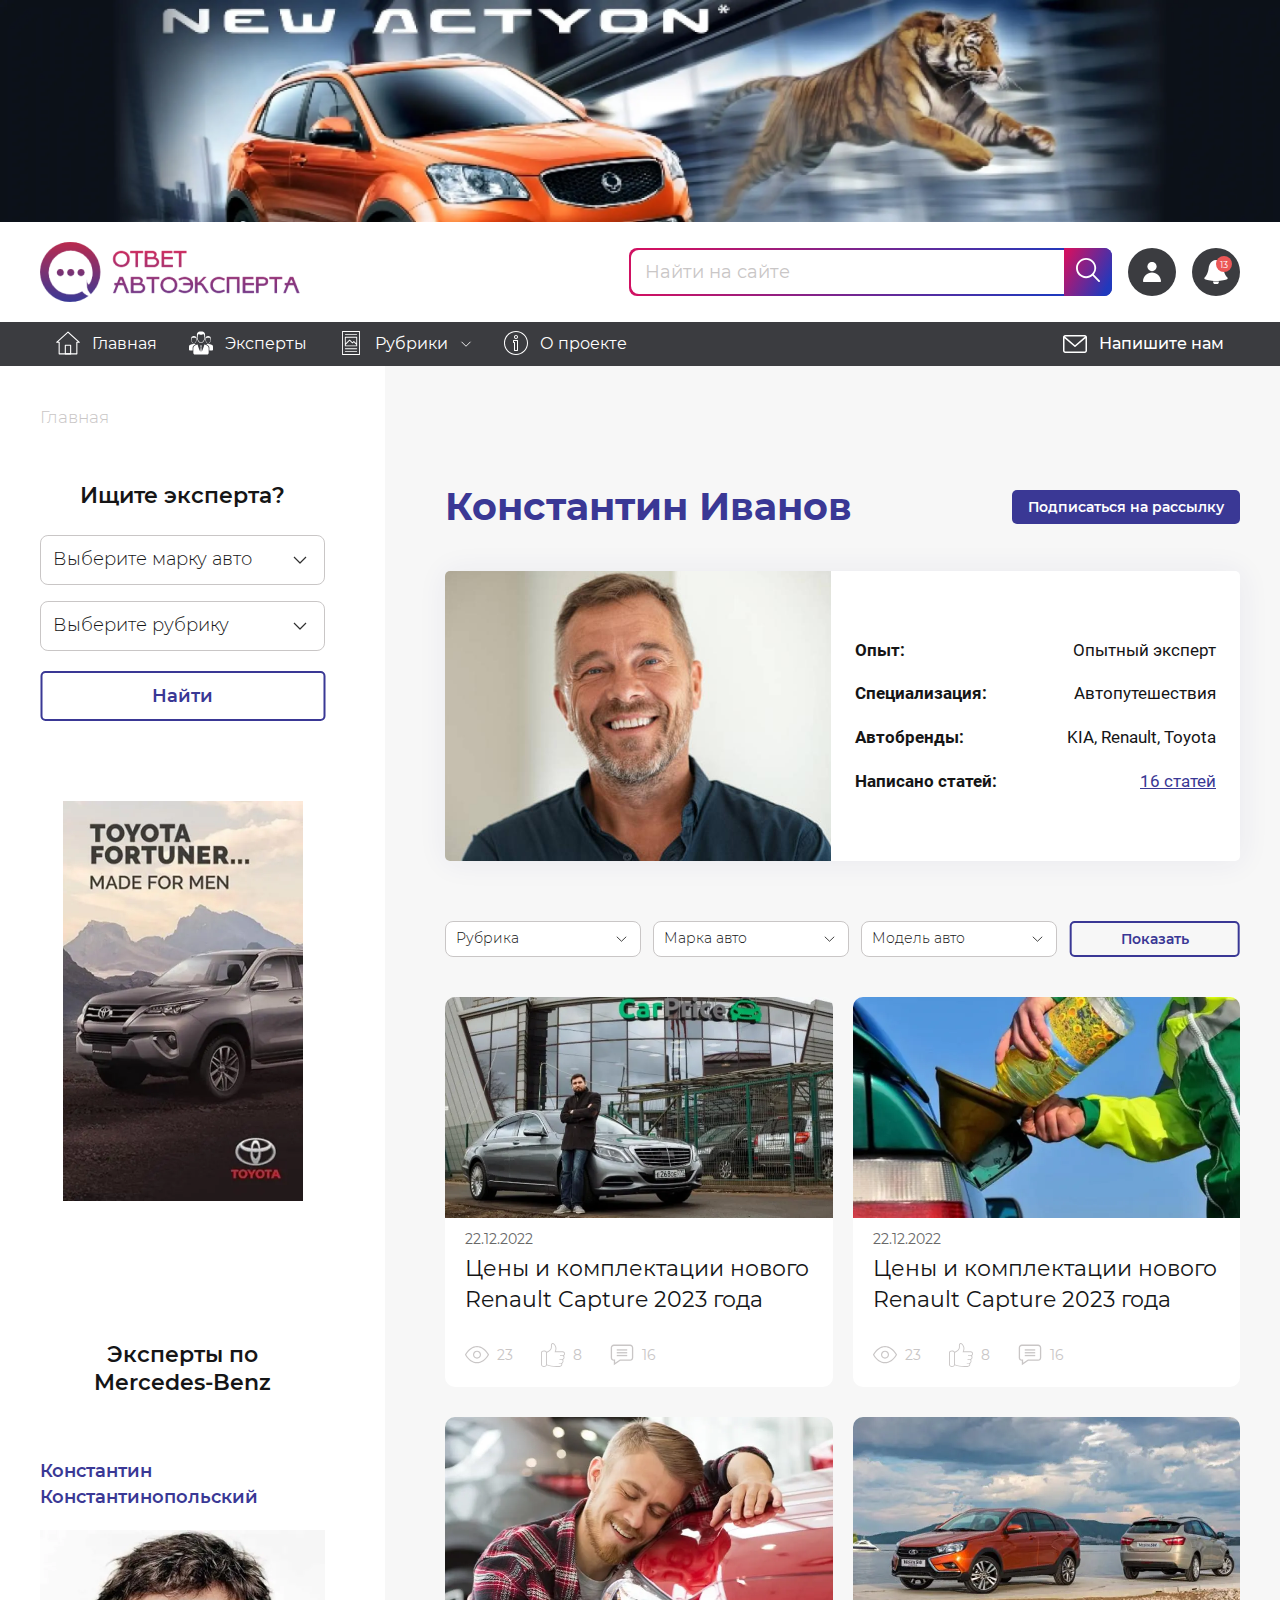
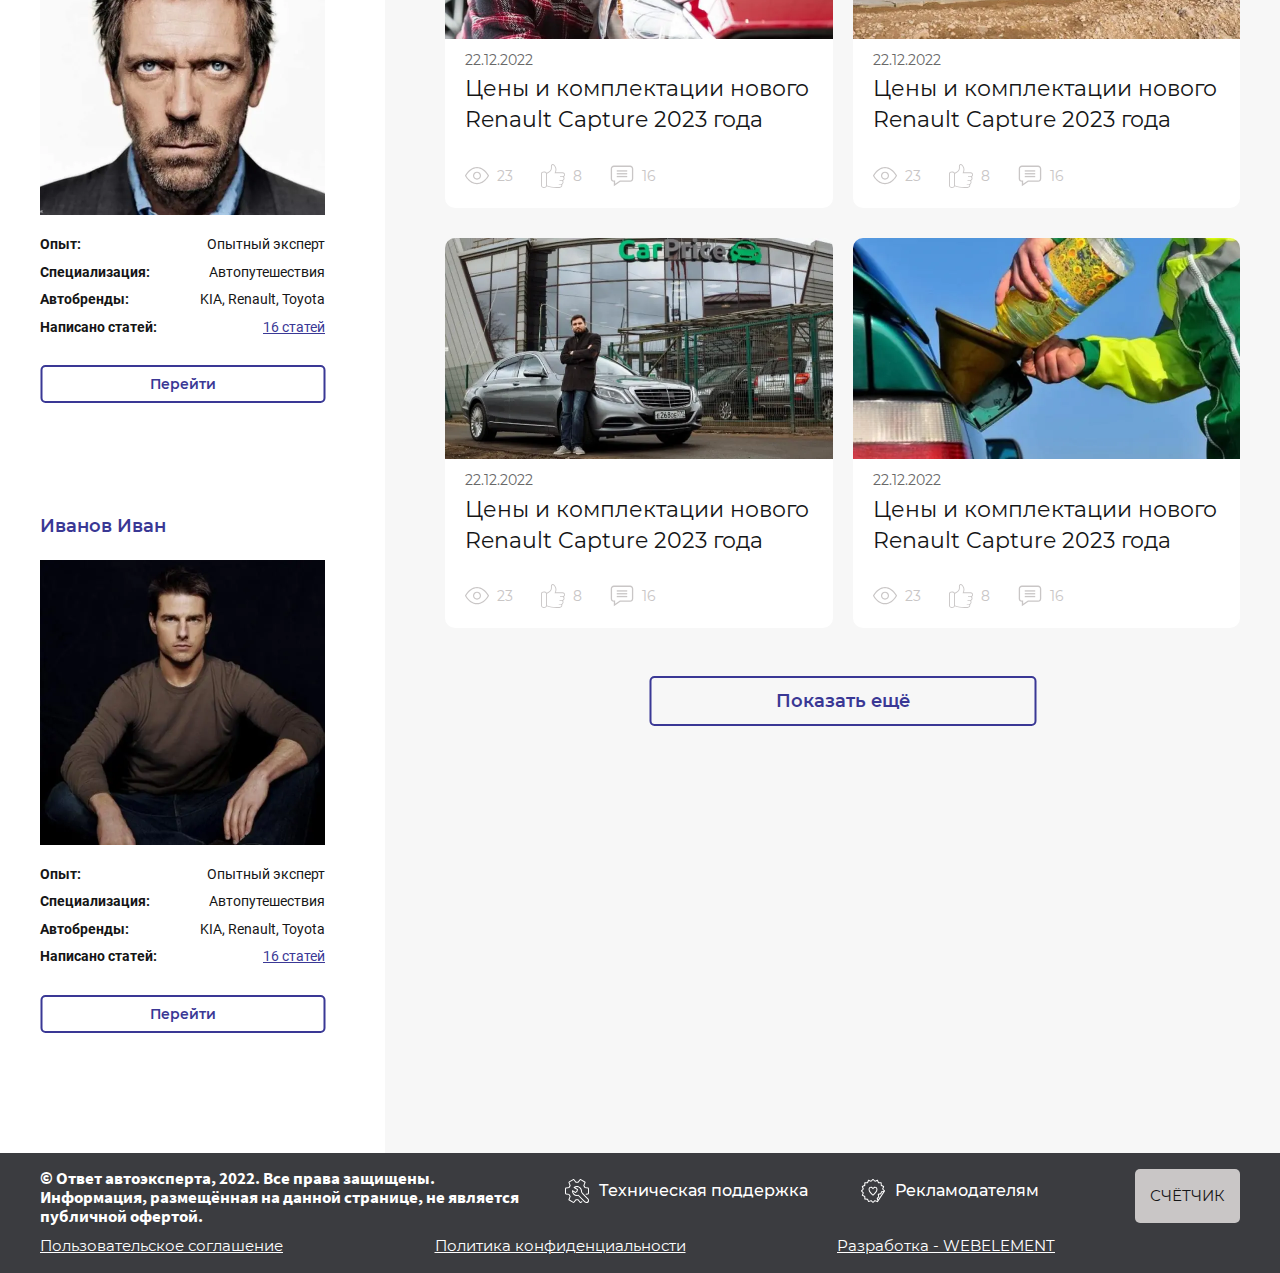
<file: experts3.html>
<!DOCTYPE html> <html lang="ru">

<head>
    <meta charset="UTF-8">
    <meta name="viewport" content="width=device-width, initial-scale=1.0">
    <meta name="description" content="">
    <meta name="keywords" content="">
    <link rel="stylesheet" href="css/libs.min.css">
    <link rel="stylesheet" href="css/style.min.css">
    <link rel="icon" href="img/favicon.ico">
    <script src="https://api-maps.yandex.ru/2.1/?lang=ru_RU&apikey=9133eb49-3a97-4b2d-90be-6b80a97a5036" type="text/javascript"></script>
    <title>Автоэксперты</title>
</head>


<body class="page">
    <div class="wrapper">
        <a href="" class="banner">
    <picture>
        <source srcset="img/banner.webp" type="image/webp">
        <img width="1440" height="250" src="img/banner.jpg" alt="">
    </picture>
</a>

        <div class="banner2">
    <div class="text14 light-weight-text">
        Спецпредложение: купи авто по цене и получи дубликаты госномеров в подарок!
    </div>
</div>

        <header class="header _authorized">
            <div class="header-top">
    <div class="container">
        <div class="header-top__inner">
            <a href="#" class="header__logo">
                <img width="260" height="60" src="img/logo.png" alt="">
<!--                <img width="260" height="60" src="img/logoza-ru-vector.svg" alt="">-->
            </a>

            <div class="header-search">
                <fieldset class="fg fg-linear">
                    <input type="text" placeholder="Найти на сайте">
                    <span class="fg-linear__border"></span>
                </fieldset>
                <button class="header-search__btn">
                    <img width="24" height="24" src="img/search.svg" alt="">
                </button>

            </div>

            <div class="header__buttons">
                <button class="header__mob-btn">
                    <img width="44" height="44" src="img/email_Mob.svg" alt="">
                </button>
                <button class="_show-search header__mob-btn">
                    <img width="44" height="44" src="img/search_Mob.svg" alt="">
                </button>
                <button class="_show-menu header__mob-btn">
                    <img width="44" height="44" src="img/menu_Mob.svg" alt="">
                </button>
            </div>
        </div>
    </div>
</div>

<div class="menu">
    <div class="container">
        <button class="menu__close">
            <img width="24" height="24" src="img/close.svg" alt="">
        </button>
        <div class="menu__inner">
            <ul class="nav">
                <li class="nav__item">
                    <a href="#" class="nav__link">
                        <span class="nav__icon">
                            <svg width="24" height="24">
                                <use xlink:href="img/sprite.svg#mainIcon1"></use>
                            </svg>
                        </span>
                        <span>Главная</span>
                    </a>
                </li>
                <li class="nav__item">
                    <a href="#" class="nav__link">
                        <span class="nav__icon">
                            <svg class="fill-svg" width="24" height="24">
                                <use xlink:href="img/sprite.svg#mainIcon2"></use>
                            </svg>
                        </span>
                        <span>Эксперты</span>
                    </a>
                </li>
                <li class="nav__item">
                    <div class="nav__item-show">
                        <span class="nav__icon">
                            <svg class="fill-svg" width="24" height="24">
                                <use xlink:href="img/sprite.svg#mainIcon3"></use>
                            </svg>
                        </span>
                        <span>Рубрики</span>
                        <svg class="nav__arrow" width="14" height="8">
                            <use xlink:href="img/sprite.svg#arrowBottom"></use>
                        </svg>
                    </div>
                    <div class="nav__item-hidden">
                        <div class="nav__sublinks">
                            <a href="#" class="nav__sublink">
                                Выбор и покупка авто
                            </a>
                            <a href="#" class="nav__sublink">
                                Ремонт и обслуживание
                            </a>
                            <a href="#" class="nav__sublink">
                                Справочная информация
                            </a>
                            <a href="#" class="nav__sublink">
                                Автопутешествия и маршруты
                            </a>
                            <a href="#" class="nav__sublink">
                                Работа на авто
                            </a>
                            <a href="#" class="nav__sublink">
                                Права и вождение
                            </a>
                        </div>
                    </div>
                </li>
                <li class="nav__item">
                    <a href="#" class="nav__link">
                        <span class="nav__icon">
                            <svg class="fill-svg" width="24" height="24">
                                <use xlink:href="img/sprite.svg#mainIcon4"></use>
                            </svg>
                        </span>
                        <span>О проекте</span>
                    </a>
                </li>
            </ul>
            
            
            <div class="header-auth">
                <a href="#" class="header-auth__btn m-btn m-btn-black m-btn-icon">
                    <svg width="24" height="24">
                        <use xlink:href="img/sprite.svg#userIcon"></use>
                    </svg>
                    <span class="header-auth__title">
                        Профиль
                    </span>
                </a>
                <a href="#" class="header-auth__btn m-btn m-btn-black m-btn-icon">
                    <svg width="24" height="24">
                        <use xlink:href="img/sprite.svg#noteIcon"></use>
                    </svg>
                    <span class="header-auth__notification">
                        <span class="text9">
                            13
                        </span>
                    </span>
                </a>
            </div>
            
            <button type="button" class="menu__mail">
                <img src="img/email.svg" alt="">
                <span class="text16 medium-weight-text">
                    Напишите нам
                </span>
            </button>

            <form action="" class="menu-form">
    <div class="menu-form__title display3 semi-bold-text accent2-text">
        Ищите эксперта?
    </div>
    <div class="menu-form__fields">
        <fieldset class="fg m-select">
    
    <select>
        <option selected disabled hidden>
            Выберите марку авто
        </option>
        <option>
            марка 1
        </option>
        
        <option>
            марка 2
        </option>
        
    </select>
</fieldset>

        <fieldset class="fg m-select">
    
    <select>
        <option selected disabled hidden>
            Выберите рубрику
        </option>
        <option>
            рубрика 1
        </option>
        
        <option>
            рубрика 2
        </option>
        
    </select>
</fieldset>

    </div>
    <button class="menu-form__btn m-btn m-btn50 linear-btn">
        <span>Найти</span>
    </button>
</form>

        </div>
    </div>
</div>

        </header>
        <main class="content">

            <section class="blog">
                <div class="container">
                    <div class="breadcrumbs">
                        <a href="#" class="breadcrumbs__item">Главная</a>
                    </div>

                    <div class="blog__inner">
                        <div class="blog__sidebar blog__sidebar--mob-hide">
                            
<form action="" class="menu-form">
    <div class="menu-form__title display3 semi-bold-text accent2-text">
        Ищите эксперта?
    </div>
    <div class="menu-form__fields">
        <fieldset class="fg m-select">
    
    <select>
        <option selected disabled hidden>
            Выберите марку авто
        </option>
        <option>
            марка 1
        </option>
        
        <option>
            марка 2
        </option>
        
    </select>
</fieldset>

        <fieldset class="fg m-select">
    
    <select>
        <option selected disabled hidden>
            Выберите рубрику
        </option>
        <option>
            рубрика 1
        </option>
        
        <option>
            рубрика 2
        </option>
        
    </select>
</fieldset>

    </div>
    <button class="menu-form__btn m-btn m-btn50 linear-btn">
        <span>Найти</span>
    </button>
</form>

<a href="" class="blog-banner ">
    <picture>
        <source srcset="img/banner3.webp" type="image/webp">
        <img width="240" height="400" src="img/banner3.jpg" alt="">
    </picture>
</a>


<div class="experts">
    <h3 class="experts__title display3 semi-bold-text">
        Эксперты по <br>
        Mercedes-Benz
    </h3>
    <div class="experts__items">
        <div class="expert-card">
    <a href="#" class="expert-card__title text18 semi-bold-text accent2-text">
        Константин Константинопольский
    </a>
    <div class="expert-card__img">
        <picture>
            <source srcset="img/expert.webp" type="image/webp">
            <img width="285" height="285" src="img/expert.jpg" alt="">
        </picture>
    </div>
    <div class="expert-card__items">
        <div class="expert-card__item">
            <span class="expert-card__item-title">Опыт:</span>
            <span class="expert-card__item-desc">Опытный эксперт</span>
        </div>
        <div class="expert-card__item">
            <span class="expert-card__item-title">Специализация:</span>
            <span class="expert-card__item-desc">Автопутешествия</span>
        </div>
        <div class="expert-card__item">
            <span class="expert-card__item-title">Автобренды:</span>
            <span class="expert-card__item-desc">KIA, Renault, Toyota</span>
        </div>
        <div class="expert-card__item">
            <span class="expert-card__item-title">Написано статей:</span>
            <a href="#" class="expert-card__item-desc accent-link2">16 статей</a>
        </div>
    </div>
    <a href="#" class="expert-card__btn m-btn m-btn38 linear-btn">
        <span>Перейти</span>
    </a>
</div>

        <div class="expert-card">
    <a href="#" class="expert-card__title text18 semi-bold-text accent2-text">
        Иванов Иван
    </a>
    <div class="expert-card__img">
        <picture>
            <source srcset="img/expert2.webp" type="image/webp">
            <img width="285" height="285" src="img/expert2.jpg" alt="">
        </picture>
    </div>
    <div class="expert-card__items">
        <div class="expert-card__item">
            <span class="expert-card__item-title">Опыт:</span>
            <span class="expert-card__item-desc">Опытный эксперт</span>
        </div>
        <div class="expert-card__item">
            <span class="expert-card__item-title">Специализация:</span>
            <span class="expert-card__item-desc">Автопутешествия</span>
        </div>
        <div class="expert-card__item">
            <span class="expert-card__item-title">Автобренды:</span>
            <span class="expert-card__item-desc">KIA, Renault, Toyota</span>
        </div>
        <div class="expert-card__item">
            <span class="expert-card__item-title">Написано статей:</span>
            <a href="#" class="expert-card__item-desc accent-link2">16 статей</a>
        </div>
    </div>
    <a href="#" class="expert-card__btn m-btn m-btn38 linear-btn">
        <span>Перейти</span>
    </a>
</div>

    </div>
</div>


                        </div>
                        <div class="blog__content">
                            <div class="expert">
                                <div class="expert__top expert__top--center">
                                    <h1 class="display1 bold-text accent2-text">
                                        Константин Иванов
                                    </h1>
                                    <div class="expert__content">
                                        <button class="m-btn m-btn-accent2 m-btn34">
                                            <span>Подписаться на рассылку</span>
                                        </button>
                                    </div>
                                </div>

                                <div class="expert-card3">
    <div class="expert-card__img">
        <picture>
            <source srcset="img/expert3.jpg" type="image/webp">
            <img width="386" height="289" src="img/expert3.jpg" alt="">
        </picture>
    </div>
    <div class="expert-card3__content">
        <div class="expert-card__items">
            <div class="expert-card__item">
                <span class="expert-card__item-title">Опыт:</span>
                <span class="expert-card__item-desc">Опытный эксперт</span>
            </div>
            <div class="expert-card__item">
                <span class="expert-card__item-title">Специализация:</span>
                <span class="expert-card__item-desc">Автопутешествия</span>
            </div>
            <div class="expert-card__item">
                <span class="expert-card__item-title">Автобренды:</span>
                <span class="expert-card__item-desc">KIA, Renault, Toyota</span>
            </div>
            <div class="expert-card__item">
                <span class="expert-card__item-title">Написано статей:</span>
                <a href="#" class="expert-card__item-desc accent-link2">16 статей</a>
            </div>
        </div>
    </div>
</div>


                                <form action="" class="blog-filter">
                                    <fieldset class="fg m-select">
    
    <select>
        <option selected disabled hidden>
            Рубрика
        </option>
        <option>
            Рубрика 1
        </option>
        
        <option>
            Рубрика 2
        </option>
        
    </select>
</fieldset>

                                    <fieldset class="fg m-select">
    
    <select>
        <option selected disabled hidden>
            Марка авто
        </option>
        <option>
            Марка авто 1
        </option>
        
        <option>
            Марка авто 2
        </option>
        
    </select>
</fieldset>

                                    <fieldset class="fg m-select">
    
    <select>
        <option selected disabled hidden>
            Модель авто
        </option>
        <option>
            Модель авто 1
        </option>
        
        <option>
            Модель авто 2
        </option>
        
    </select>
</fieldset>

                                    <button class="blog-filter__btn m-btn m-btn38 linear-btn">
                                        <span>Показать</span>
                                    </button>
                                </form>

                                <div class="autoexperts__grid">
                                    <a href="#" class="news-card">
    <div class="news-card__img">
        <picture>
            <source srcset="img/news.webp" type="image/webp">
            <img width="387" height="221" src="img/news.jpg" alt="">
        </picture>
    </div>
    <div class="news-card__content">
        <div class="text14 grey-text">
            22.12.2022
        </div>
        <div class="display4">
            Цены и комплектации нового Renault Capture 2023 года
        </div>

        <div class="news-card__action">
            <div class="news-card__btn">
                <svg class="fill-svg" width="24" height="24">
                    <use xlink:href="img/sprite.svg#Visibility"></use>
                </svg>
                <span>23</span>
            </div>
            <div class="news-card__btn">
                <svg class="fill-svg" width="24" height="24">
                    <use xlink:href="img/sprite.svg#like"></use>
                </svg>
                <span>8</span>
            </div>
            <div class="news-card__btn">
                <svg class="fill-svg" width="24" height="24">
                    <use xlink:href="img/sprite.svg#message"></use>
                </svg>
                <span>16</span>
            </div>
        </div>
    </div>
</a>

                                    <a href="#" class="news-card">
    <div class="news-card__img">
        <picture>
            <source srcset="img/news2.webp" type="image/webp">
            <img width="387" height="221" src="img/news2.jpg" alt="">
        </picture>
    </div>
    <div class="news-card__content">
        <div class="text14 grey-text">
            22.12.2022
        </div>
        <div class="display4">
            Цены и комплектации нового Renault Capture 2023 года
        </div>

        <div class="news-card__action">
            <div class="news-card__btn">
                <svg class="fill-svg" width="24" height="24">
                    <use xlink:href="img/sprite.svg#Visibility"></use>
                </svg>
                <span>23</span>
            </div>
            <div class="news-card__btn">
                <svg class="fill-svg" width="24" height="24">
                    <use xlink:href="img/sprite.svg#like"></use>
                </svg>
                <span>8</span>
            </div>
            <div class="news-card__btn">
                <svg class="fill-svg" width="24" height="24">
                    <use xlink:href="img/sprite.svg#message"></use>
                </svg>
                <span>16</span>
            </div>
        </div>
    </div>
</a>

                                    <a href="#" class="news-card">
    <div class="news-card__img">
        <picture>
            <source srcset="img/news3.webp" type="image/webp">
            <img width="387" height="221" src="img/news3.jpg" alt="">
        </picture>
    </div>
    <div class="news-card__content">
        <div class="text14 grey-text">
            22.12.2022
        </div>
        <div class="display4">
            Цены и комплектации нового Renault Capture 2023 года
        </div>

        <div class="news-card__action">
            <div class="news-card__btn">
                <svg class="fill-svg" width="24" height="24">
                    <use xlink:href="img/sprite.svg#Visibility"></use>
                </svg>
                <span>23</span>
            </div>
            <div class="news-card__btn">
                <svg class="fill-svg" width="24" height="24">
                    <use xlink:href="img/sprite.svg#like"></use>
                </svg>
                <span>8</span>
            </div>
            <div class="news-card__btn">
                <svg class="fill-svg" width="24" height="24">
                    <use xlink:href="img/sprite.svg#message"></use>
                </svg>
                <span>16</span>
            </div>
        </div>
    </div>
</a>

                                    <a href="#" class="news-card">
    <div class="news-card__img">
        <picture>
            <source srcset="img/news4.webp" type="image/webp">
            <img width="387" height="221" src="img/news4.jpg" alt="">
        </picture>
    </div>
    <div class="news-card__content">
        <div class="text14 grey-text">
            22.12.2022
        </div>
        <div class="display4">
            Цены и комплектации нового Renault Capture 2023 года
        </div>

        <div class="news-card__action">
            <div class="news-card__btn">
                <svg class="fill-svg" width="24" height="24">
                    <use xlink:href="img/sprite.svg#Visibility"></use>
                </svg>
                <span>23</span>
            </div>
            <div class="news-card__btn">
                <svg class="fill-svg" width="24" height="24">
                    <use xlink:href="img/sprite.svg#like"></use>
                </svg>
                <span>8</span>
            </div>
            <div class="news-card__btn">
                <svg class="fill-svg" width="24" height="24">
                    <use xlink:href="img/sprite.svg#message"></use>
                </svg>
                <span>16</span>
            </div>
        </div>
    </div>
</a>

                                    <a href="#" class="news-card">
    <div class="news-card__img">
        <picture>
            <source srcset="img/news.webp" type="image/webp">
            <img width="387" height="221" src="img/news.jpg" alt="">
        </picture>
    </div>
    <div class="news-card__content">
        <div class="text14 grey-text">
            22.12.2022
        </div>
        <div class="display4">
            Цены и комплектации нового Renault Capture 2023 года
        </div>

        <div class="news-card__action">
            <div class="news-card__btn">
                <svg class="fill-svg" width="24" height="24">
                    <use xlink:href="img/sprite.svg#Visibility"></use>
                </svg>
                <span>23</span>
            </div>
            <div class="news-card__btn">
                <svg class="fill-svg" width="24" height="24">
                    <use xlink:href="img/sprite.svg#like"></use>
                </svg>
                <span>8</span>
            </div>
            <div class="news-card__btn">
                <svg class="fill-svg" width="24" height="24">
                    <use xlink:href="img/sprite.svg#message"></use>
                </svg>
                <span>16</span>
            </div>
        </div>
    </div>
</a>

                                    <a href="#" class="news-card">
    <div class="news-card__img">
        <picture>
            <source srcset="img/news2.webp" type="image/webp">
            <img width="387" height="221" src="img/news2.jpg" alt="">
        </picture>
    </div>
    <div class="news-card__content">
        <div class="text14 grey-text">
            22.12.2022
        </div>
        <div class="display4">
            Цены и комплектации нового Renault Capture 2023 года
        </div>

        <div class="news-card__action">
            <div class="news-card__btn">
                <svg class="fill-svg" width="24" height="24">
                    <use xlink:href="img/sprite.svg#Visibility"></use>
                </svg>
                <span>23</span>
            </div>
            <div class="news-card__btn">
                <svg class="fill-svg" width="24" height="24">
                    <use xlink:href="img/sprite.svg#like"></use>
                </svg>
                <span>8</span>
            </div>
            <div class="news-card__btn">
                <svg class="fill-svg" width="24" height="24">
                    <use xlink:href="img/sprite.svg#message"></use>
                </svg>
                <span>16</span>
            </div>
        </div>
    </div>
</a>

                                </div>

                                <div class="autoexperts__nav">
                                    <button class="autoexperts__btn m-btn m-btn50 linear-btn">
                                        <span>Показать ещё</span>
                                    </button>
                                </div>
                            </div>
                        </div>
                    </div>
                </div>
            </section>

        </main>
        <footer class="footer">
            <div class="container">
    <div class="footer__inner">
        <div class="footer__top">
            <div class="footer__c">
                <div class="text17 mob-text15 bold-text">
                    © Ответ автоэксперта, 2022. Все права защищены. Информация, размещённая на данной странице, не является публичной офертой.
                </div>
            </div>
            <a href="" class="footer__link m-btn">
                <img src="img/settings.svg" alt="">
                <span>Техническая поддержка</span>
            </a>
            <a href="" class="footer__link m-btn">
                <img src="img/sticker.svg" alt="">
                <span>Рекламодателям</span>
            </a>
        </div>
        <div class="footer__bottom">
            <div class="footer__links2">
                <a href="" class="footer__link2">Пользовательское соглашение</a>
                <a href="" class="footer__link2">Политика конфиденциальности</a>
                <a href="" class="footer__link2">Разработка - WEBELEMENT</a>
            </div>
            <button class="footer__btn m-btn m-btn-light-gray">
                <span class="text15">
                    СЧЁТЧИК
                </span>
            </button>
        </div>
    </div>
</div>

<button class="scroll-up m-btn">
        <svg width="44" height="44" viewBox="0 0 44 44" fill="none" xmlns="http://www.w3.org/2000/svg">
            <g clip-path="url(#clip0_90_4145)">
                <path d="M21.9999 0.290039C10.0221 0.290039 0.289734 10.0242 0.289734 22.0002C0.289734 33.9771 10.0239 43.7103 21.9999 43.7103C33.9768 43.7103 43.71 33.9762 43.71 22.0002C43.71 10.0233 33.9759 0.290039 21.9999 0.290039ZM21.9999 1.13168C33.501 1.13168 42.8685 10.4991 42.8685 22.0002C42.8685 33.5014 33.501 42.8688 21.9999 42.8688C10.4988 42.8688 1.13132 33.5014 1.13132 22.0002C1.13132 10.4991 10.4988 1.13168 21.9999 1.13168ZM22.0214 11.8514C21.9163 11.8514 21.8116 11.8896 21.7243 11.9766L15.4274 18.2736C15.2521 18.4489 15.2521 18.691 15.4274 18.8649L15.4379 18.8755C15.5692 19.0126 15.8325 19.0269 16.003 18.8564L16.208 18.6514H16.2104L21.5821 13.2772V31.7249C21.5821 31.9681 21.7656 32.1505 22.0101 32.1505C22.2546 32.1505 22.4357 31.9704 22.4357 31.7249V13.2877L28.0128 18.8648C28.1011 18.9531 28.2 18.9899 28.3156 18.9899C28.4312 18.9899 28.5253 18.9541 28.616 18.8648C28.7913 18.6895 28.7913 18.4474 28.616 18.2735L22.3191 11.9765C22.2321 11.8895 22.1271 11.8513 22.022 11.8513L22.0214 11.8514Z" fill="url(#paint0_linear_90_4145)"/>
            </g>
            <defs>
                <linearGradient id="paint0_linear_90_4145" x1="8.9738" y1="-7.30852" x2="50.7108" y2="15.4771" gradientUnits="userSpaceOnUse">
                    <stop class="stop1" stop-color="#D01162"/>
                    <stop class="stop2"  offset="1" stop-color="#2039BD"/>
                </linearGradient>
                <clipPath id="clip0_90_4145">
                    <rect width="44" height="44" fill="white"/>
                </clipPath>
            </defs>
        </svg>
</button>

        </footer>
    </div>

    <script src="js/libs.min.js"></script>
<script src="js/main.min.js"></script>

</body>

</html>
</file>
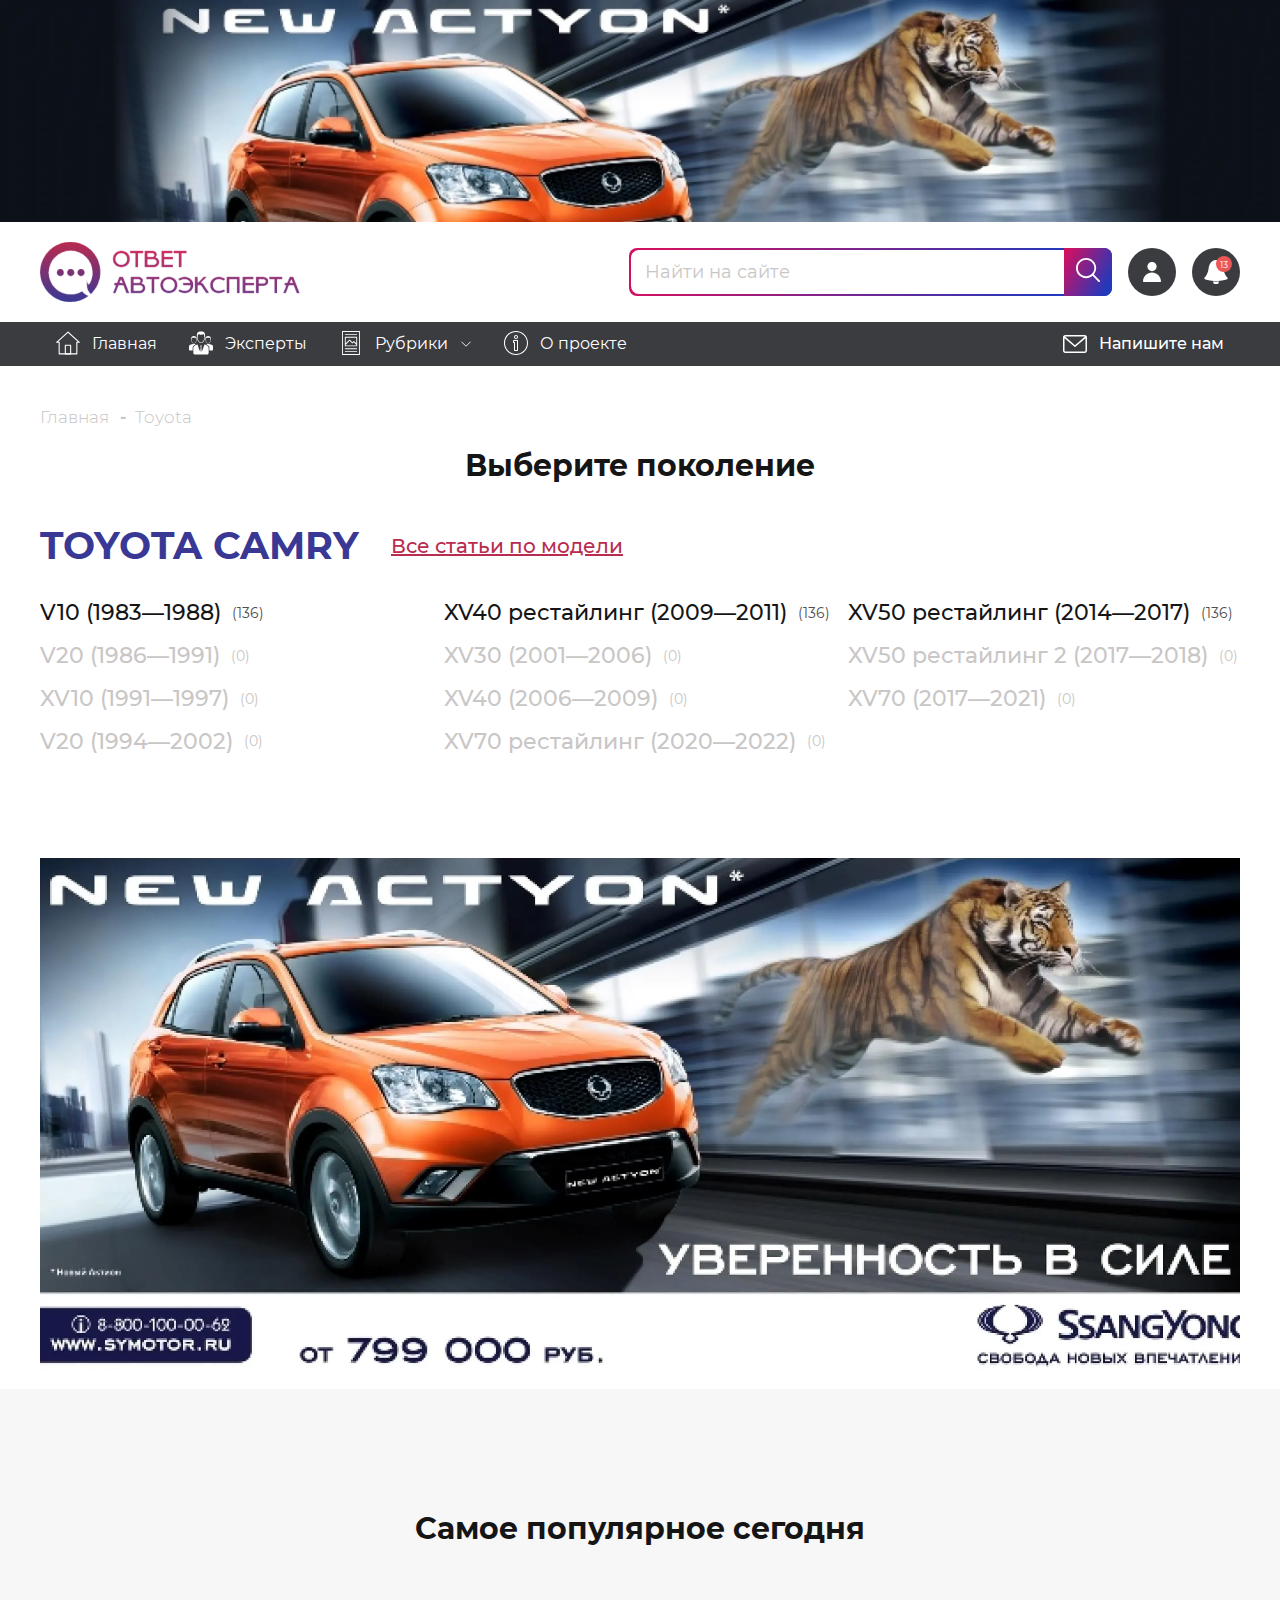
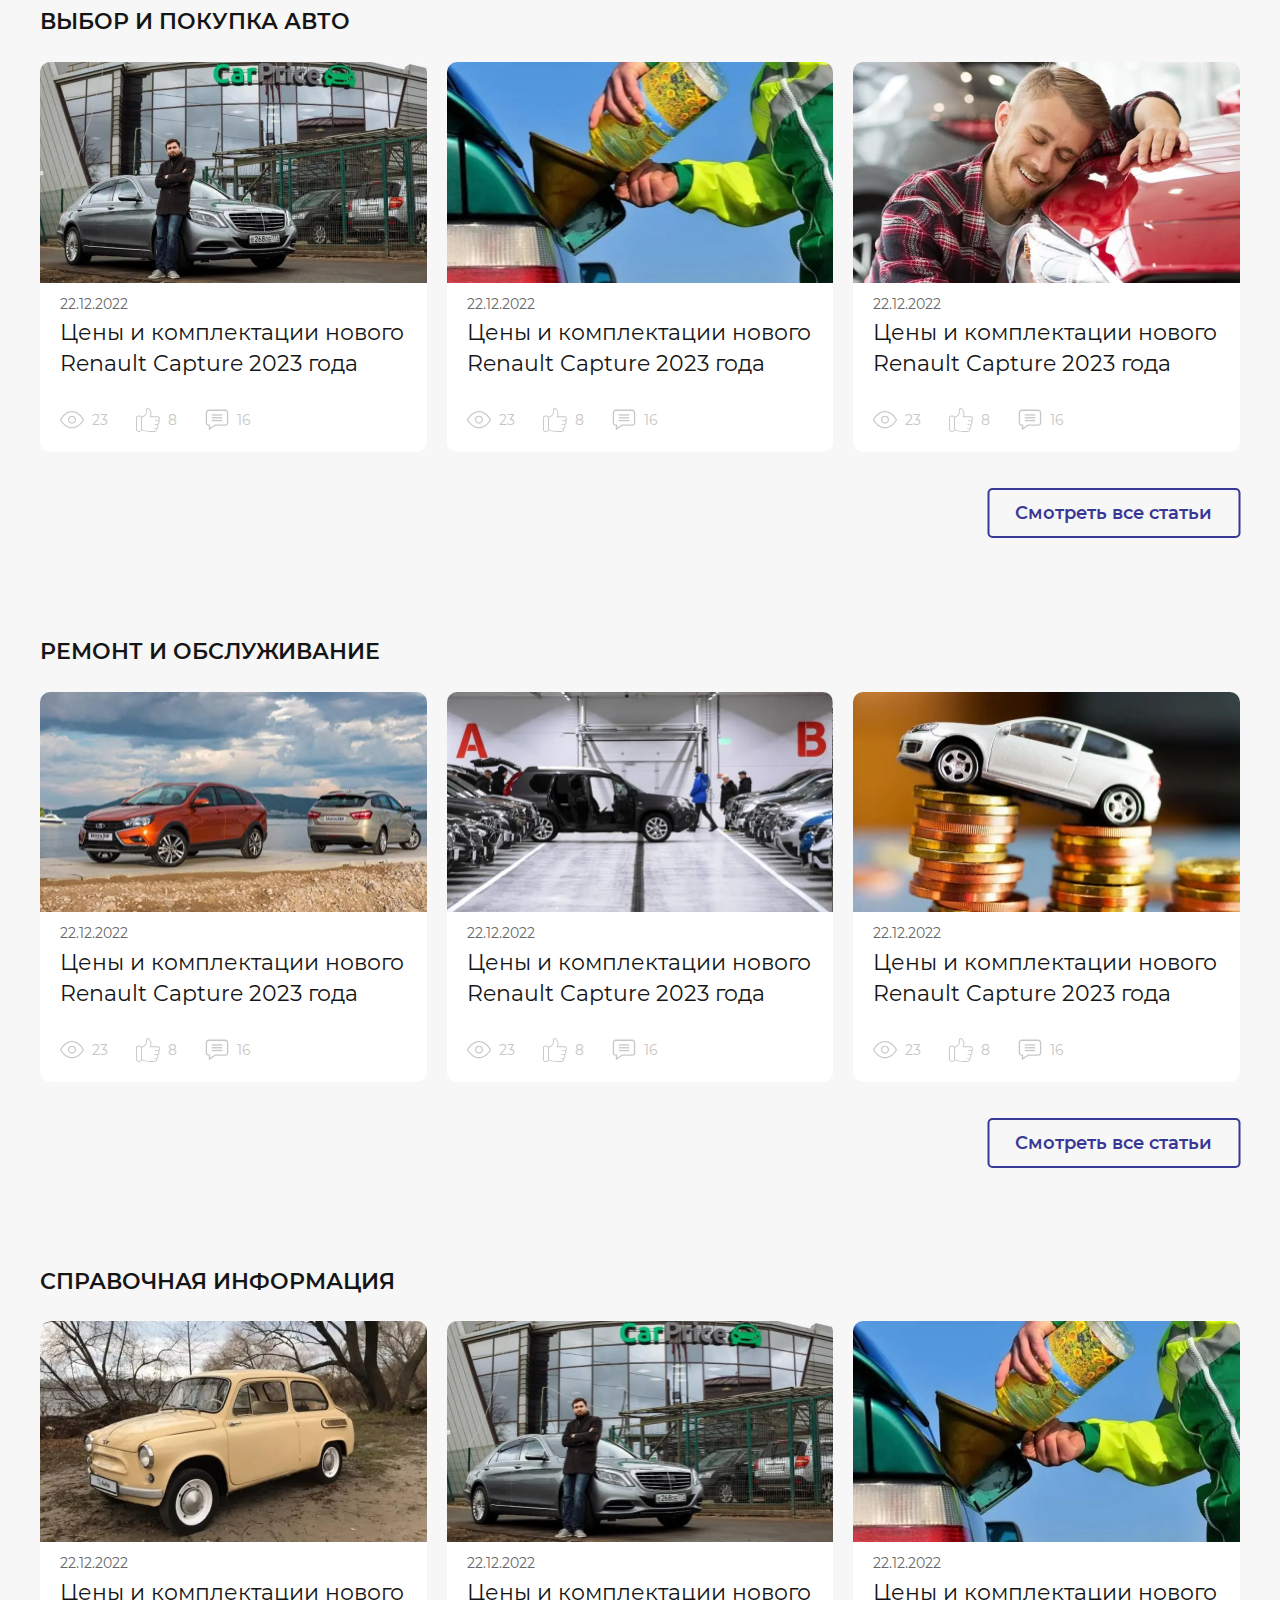
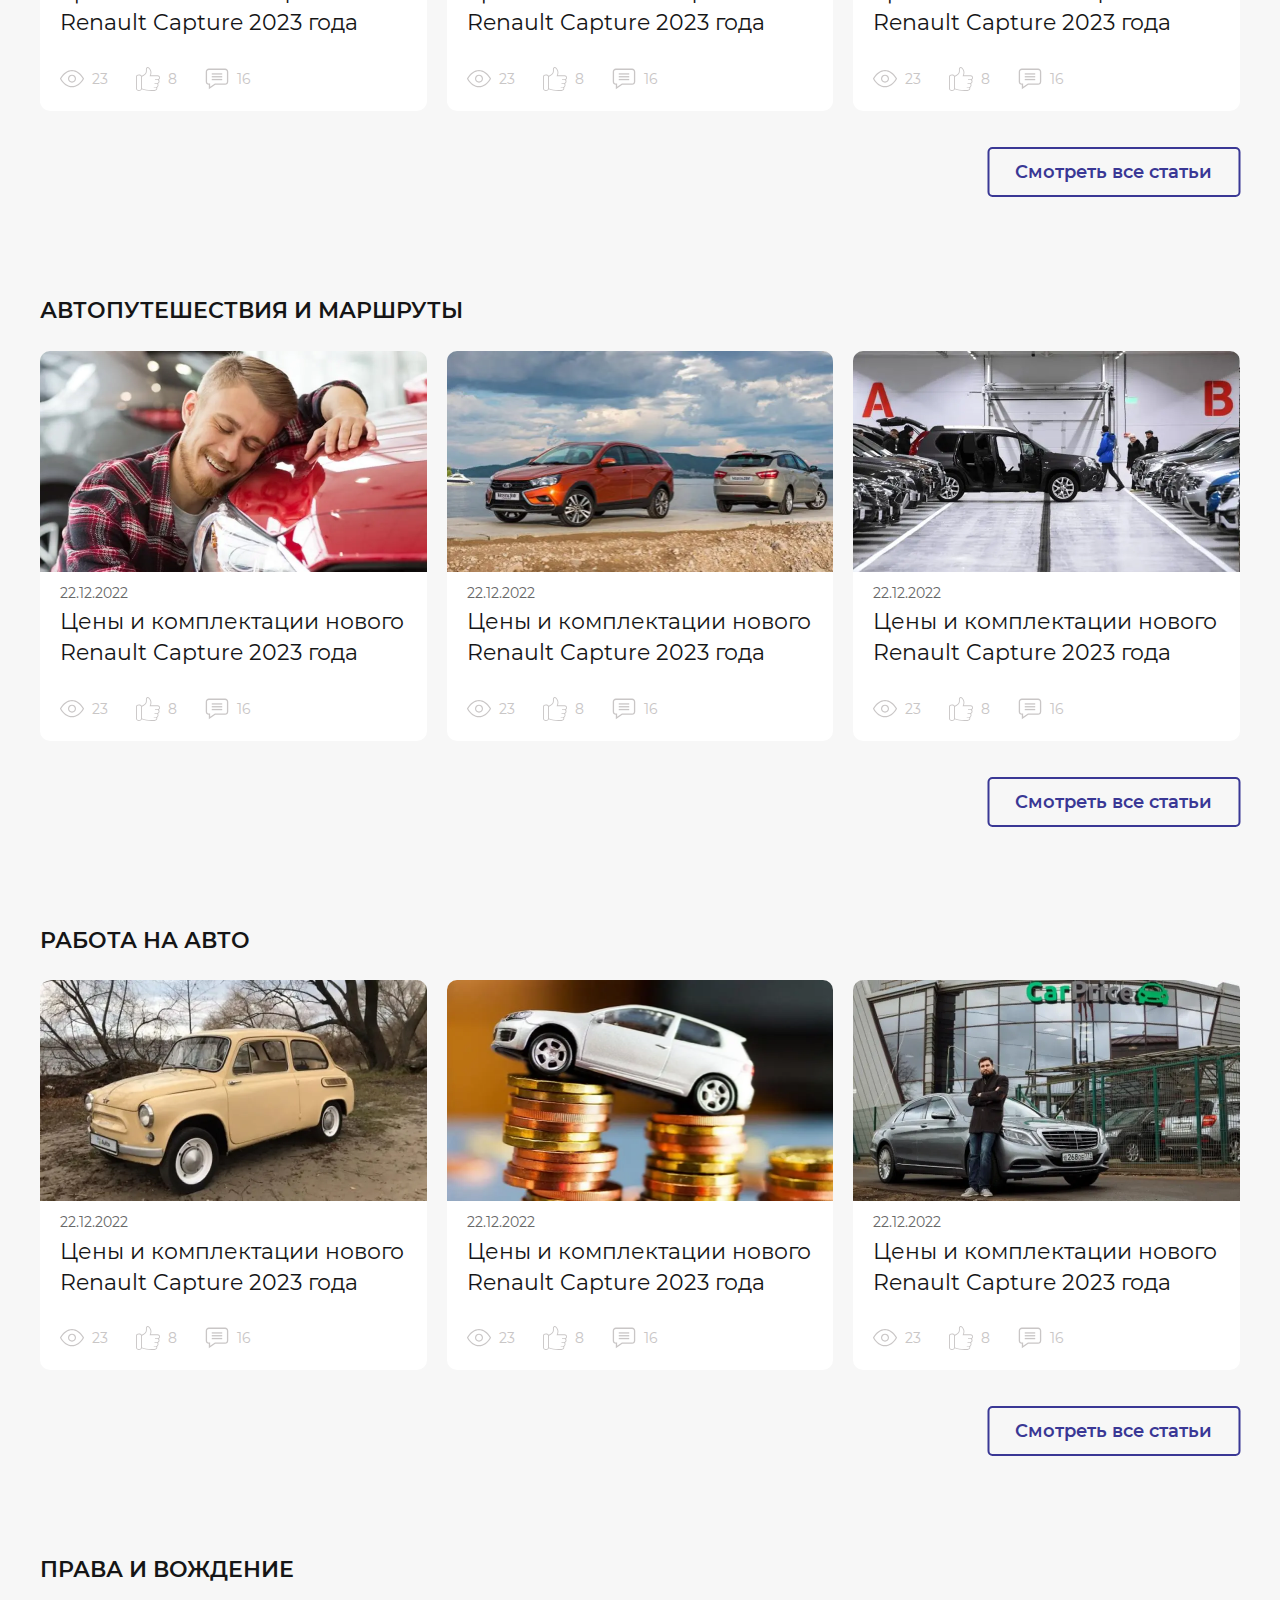
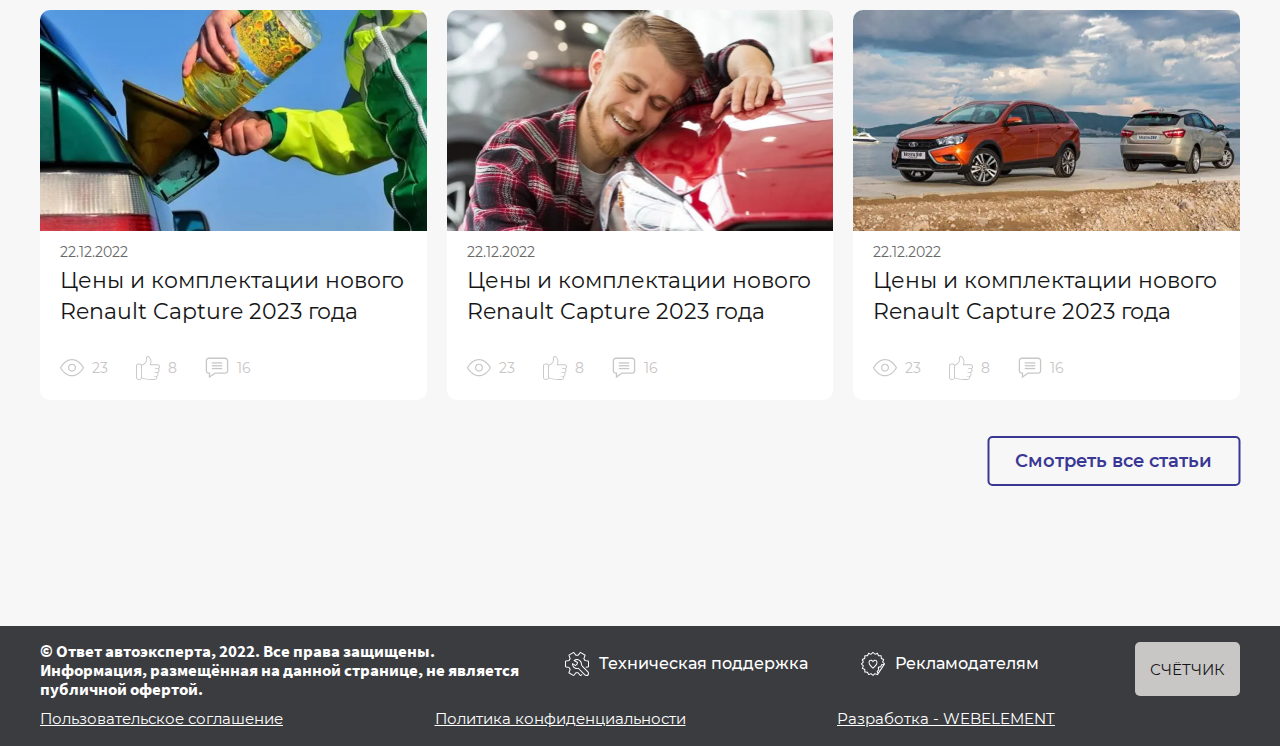
<file: index-generation.html>
<!DOCTYPE html> <html lang="ru">

<head>
    <meta charset="UTF-8">
    <meta name="viewport" content="width=device-width, initial-scale=1.0">
    <meta name="description" content="">
    <meta name="keywords" content="">
    <link rel="stylesheet" href="css/libs.min.css">
    <link rel="stylesheet" href="css/style.min.css">
    <link rel="icon" href="img/favicon.ico">
    <script src="https://api-maps.yandex.ru/2.1/?lang=ru_RU&apikey=9133eb49-3a97-4b2d-90be-6b80a97a5036" type="text/javascript"></script>
    <title>Главная</title>
</head>


<body class="page">
    <div class="wrapper">
        <a href="" class="banner">
    <picture>
        <source srcset="img/banner.webp" type="image/webp">
        <img width="1440" height="250" src="img/banner.jpg" alt="">
    </picture>
</a>

        <div class="banner2">
    <div class="text14 light-weight-text">
        Спецпредложение: купи авто по цене и получи дубликаты госномеров в подарок!
    </div>
</div>

        <header class="header _authorized">
            <div class="header-top">
    <div class="container">
        <div class="header-top__inner">
            <a href="#" class="header__logo">
                <img width="260" height="60" src="img/logo.png" alt="">
<!--                <img width="260" height="60" src="img/logoza-ru-vector.svg" alt="">-->
            </a>

            <div class="header-search">
                <fieldset class="fg fg-linear">
                    <input type="text" placeholder="Найти на сайте">
                    <span class="fg-linear__border"></span>
                </fieldset>
                <button class="header-search__btn">
                    <img width="24" height="24" src="img/search.svg" alt="">
                </button>

            </div>

            <div class="header__buttons">
                <button class="header__mob-btn">
                    <img width="44" height="44" src="img/email_Mob.svg" alt="">
                </button>
                <button class="_show-search header__mob-btn">
                    <img width="44" height="44" src="img/search_Mob.svg" alt="">
                </button>
                <button class="_show-menu header__mob-btn">
                    <img width="44" height="44" src="img/menu_Mob.svg" alt="">
                </button>
            </div>
        </div>
    </div>
</div>

<div class="menu">
    <div class="container">
        <button class="menu__close">
            <img width="24" height="24" src="img/close.svg" alt="">
        </button>
        <div class="menu__inner">
            <ul class="nav">
                <li class="nav__item">
                    <a href="#" class="nav__link">
                        <span class="nav__icon">
                            <svg width="24" height="24">
                                <use xlink:href="img/sprite.svg#mainIcon1"></use>
                            </svg>
                        </span>
                        <span>Главная</span>
                    </a>
                </li>
                <li class="nav__item">
                    <a href="#" class="nav__link">
                        <span class="nav__icon">
                            <svg class="fill-svg" width="24" height="24">
                                <use xlink:href="img/sprite.svg#mainIcon2"></use>
                            </svg>
                        </span>
                        <span>Эксперты</span>
                    </a>
                </li>
                <li class="nav__item">
                    <div class="nav__item-show">
                        <span class="nav__icon">
                            <svg class="fill-svg" width="24" height="24">
                                <use xlink:href="img/sprite.svg#mainIcon3"></use>
                            </svg>
                        </span>
                        <span>Рубрики</span>
                        <svg class="nav__arrow" width="14" height="8">
                            <use xlink:href="img/sprite.svg#arrowBottom"></use>
                        </svg>
                    </div>
                    <div class="nav__item-hidden">
                        <div class="nav__sublinks">
                            <a href="#" class="nav__sublink">
                                Выбор и покупка авто
                            </a>
                            <a href="#" class="nav__sublink">
                                Ремонт и обслуживание
                            </a>
                            <a href="#" class="nav__sublink">
                                Справочная информация
                            </a>
                            <a href="#" class="nav__sublink">
                                Автопутешествия и маршруты
                            </a>
                            <a href="#" class="nav__sublink">
                                Работа на авто
                            </a>
                            <a href="#" class="nav__sublink">
                                Права и вождение
                            </a>
                        </div>
                    </div>
                </li>
                <li class="nav__item">
                    <a href="#" class="nav__link">
                        <span class="nav__icon">
                            <svg class="fill-svg" width="24" height="24">
                                <use xlink:href="img/sprite.svg#mainIcon4"></use>
                            </svg>
                        </span>
                        <span>О проекте</span>
                    </a>
                </li>
            </ul>
            
            
            <div class="header-auth">
                <a href="#" class="header-auth__btn m-btn m-btn-black m-btn-icon">
                    <svg width="24" height="24">
                        <use xlink:href="img/sprite.svg#userIcon"></use>
                    </svg>
                    <span class="header-auth__title">
                        Профиль
                    </span>
                </a>
                <a href="#" class="header-auth__btn m-btn m-btn-black m-btn-icon">
                    <svg width="24" height="24">
                        <use xlink:href="img/sprite.svg#noteIcon"></use>
                    </svg>
                    <span class="header-auth__notification">
                        <span class="text9">
                            13
                        </span>
                    </span>
                </a>
            </div>
            
            <button type="button" class="menu__mail">
                <img src="img/email.svg" alt="">
                <span class="text16 medium-weight-text">
                    Напишите нам
                </span>
            </button>

            <form action="" class="menu-form">
    <div class="menu-form__title display3 semi-bold-text accent2-text">
        Ищите эксперта?
    </div>
    <div class="menu-form__fields">
        <fieldset class="fg m-select">
    
    <select>
        <option selected disabled hidden>
            Выберите марку авто
        </option>
        <option>
            марка 1
        </option>
        
        <option>
            марка 2
        </option>
        
    </select>
</fieldset>

        <fieldset class="fg m-select">
    
    <select>
        <option selected disabled hidden>
            Выберите рубрику
        </option>
        <option>
            рубрика 1
        </option>
        
        <option>
            рубрика 2
        </option>
        
    </select>
</fieldset>

    </div>
    <button class="menu-form__btn m-btn m-btn50 linear-btn">
        <span>Найти</span>
    </button>
</form>

        </div>
    </div>
</div>

        </header>
        <main class="content">

            <section class="auto auto--pt0">
                <div class="container">
                    <div class="breadcrumbs">
                        <a href="#" class="breadcrumbs__item">Главная</a>
                        <span class="breadcrumbs__item">Toyota</span>
                    </div>

                    <h2 class="auto__title display2 bold-text">
                        Выберите поколение
                    </h2>

                    <div class="auto-brands">
                        <div class="auto-brands__top">
                            <h3 class="auto-brands__title display1 bold-text accent2-text">
                                TOYOTA CAMRY
                            </h3>
                            <div class="auto-brands__nav2">
                                <a href="#" class="accent-link">
                                    Все статьи по модели
                                </a>
                            </div>
                        </div>
                        <div class="auto-brands__grid auto-brands__grid--3">
                            <a href="#" class="auto-brand ">
    <span class="auto-brand__title display4">
        V10 (1983—1988)
    </span>
    <span class="text14 grey-text2">
        (136)
    </span>
</a>

                            <a href="#" class="auto-brand _disabled">
    <span class="auto-brand__title display4">
        V20 (1986—1991)
    </span>
    <span class="text14 grey-text2">
        (0)
    </span>
</a>

                            <a href="#" class="auto-brand _disabled">
    <span class="auto-brand__title display4">
        XV10 (1991—1997)
    </span>
    <span class="text14 grey-text2">
        (0)
    </span>
</a>

                            <a href="#" class="auto-brand _disabled">
    <span class="auto-brand__title display4">
        V20 (1994—2002)
    </span>
    <span class="text14 grey-text2">
        (0)
    </span>
</a>

                            <a href="#" class="auto-brand ">
    <span class="auto-brand__title display4">
        XV40 рестайлинг (2009—2011)
    </span>
    <span class="text14 grey-text2">
        (136)
    </span>
</a>

                            <a href="#" class="auto-brand _disabled">
    <span class="auto-brand__title display4">
        XV30 (2001—2006)
    </span>
    <span class="text14 grey-text2">
        (0)
    </span>
</a>

                            <a href="#" class="auto-brand _disabled">
    <span class="auto-brand__title display4">
        XV40 (2006—2009)
    </span>
    <span class="text14 grey-text2">
        (0)
    </span>
</a>

                            <a href="#" class="auto-brand _disabled">
    <span class="auto-brand__title display4">
        XV70 рестайлинг (2020—2022)
    </span>
    <span class="text14 grey-text2">
        (0)
    </span>
</a>

                            <a href="#" class="auto-brand ">
    <span class="auto-brand__title display4">
        XV50 рестайлинг (2014—2017)
    </span>
    <span class="text14 grey-text2">
        (136)
    </span>
</a>

                            <a href="#" class="auto-brand _disabled">
    <span class="auto-brand__title display4">
        XV50 рестайлинг 2 (2017—2018)
    </span>
    <span class="text14 grey-text2">
        (0)
    </span>
</a>

                            <a href="#" class="auto-brand _disabled">
    <span class="auto-brand__title display4">
        XV70 (2017—2021)
    </span>
    <span class="text14 grey-text2">
        (0)
    </span>
</a>

                        </div>
                    </div>
                </div>
            </section>

            <section class="banner3">
                <a href="" class="container">
    <picture>
        <source srcset="img/banner2.webp" type="image/webp">
        <img width="1200" height="528" src="img/banner2.jpg" alt="">
    </picture>
</a>

            </section>

            <section class="popular">
                <div class="container">
    <h2 class="popular__title display2 bold-text">
        Самое популярное сегодня
    </h2>
    <div class="popular__groups">
        <div class="popular__group">
    <div class="popular__subtitle display3 semi-bold-text">
        ВЫБОР И ПОКУПКА АВТО
    </div>
    <div class="popular__grid">
        <a href="#" class="news-card">
    <div class="news-card__img">
        <picture>
            <source srcset="img/news.webp" type="image/webp">
            <img width="387" height="221" src="img/news.jpg" alt="">
        </picture>
    </div>
    <div class="news-card__content">
        <div class="text14 grey-text">
            22.12.2022
        </div>
        <div class="display4">
            Цены и комплектации нового Renault Capture 2023 года
        </div>

        <div class="news-card__action">
            <div class="news-card__btn">
                <svg class="fill-svg" width="24" height="24">
                    <use xlink:href="img/sprite.svg#Visibility"></use>
                </svg>
                <span>23</span>
            </div>
            <div class="news-card__btn">
                <svg class="fill-svg" width="24" height="24">
                    <use xlink:href="img/sprite.svg#like"></use>
                </svg>
                <span>8</span>
            </div>
            <div class="news-card__btn">
                <svg class="fill-svg" width="24" height="24">
                    <use xlink:href="img/sprite.svg#message"></use>
                </svg>
                <span>16</span>
            </div>
        </div>
    </div>
</a>

        <a href="#" class="news-card">
    <div class="news-card__img">
        <picture>
            <source srcset="img/news2.webp" type="image/webp">
            <img width="387" height="221" src="img/news2.jpg" alt="">
        </picture>
    </div>
    <div class="news-card__content">
        <div class="text14 grey-text">
            22.12.2022
        </div>
        <div class="display4">
            Цены и комплектации нового Renault Capture 2023 года
        </div>

        <div class="news-card__action">
            <div class="news-card__btn">
                <svg class="fill-svg" width="24" height="24">
                    <use xlink:href="img/sprite.svg#Visibility"></use>
                </svg>
                <span>23</span>
            </div>
            <div class="news-card__btn">
                <svg class="fill-svg" width="24" height="24">
                    <use xlink:href="img/sprite.svg#like"></use>
                </svg>
                <span>8</span>
            </div>
            <div class="news-card__btn">
                <svg class="fill-svg" width="24" height="24">
                    <use xlink:href="img/sprite.svg#message"></use>
                </svg>
                <span>16</span>
            </div>
        </div>
    </div>
</a>

        <a href="#" class="news-card">
    <div class="news-card__img">
        <picture>
            <source srcset="img/news3.webp" type="image/webp">
            <img width="387" height="221" src="img/news3.jpg" alt="">
        </picture>
    </div>
    <div class="news-card__content">
        <div class="text14 grey-text">
            22.12.2022
        </div>
        <div class="display4">
            Цены и комплектации нового Renault Capture 2023 года
        </div>

        <div class="news-card__action">
            <div class="news-card__btn">
                <svg class="fill-svg" width="24" height="24">
                    <use xlink:href="img/sprite.svg#Visibility"></use>
                </svg>
                <span>23</span>
            </div>
            <div class="news-card__btn">
                <svg class="fill-svg" width="24" height="24">
                    <use xlink:href="img/sprite.svg#like"></use>
                </svg>
                <span>8</span>
            </div>
            <div class="news-card__btn">
                <svg class="fill-svg" width="24" height="24">
                    <use xlink:href="img/sprite.svg#message"></use>
                </svg>
                <span>16</span>
            </div>
        </div>
    </div>
</a>

    </div>
    <div class="popular__nav">
        <a href="#" class="popular__btn m-btn m-btn50 linear-btn">
            <span>Смотреть все статьи</span>
        </a>
    </div>
</div>

        <div class="popular__group">
    <div class="popular__subtitle display3 semi-bold-text">
        РЕМОНТ И ОБСЛУЖИВАНИЕ
    </div>
    <div class="popular__grid">
        <a href="#" class="news-card">
    <div class="news-card__img">
        <picture>
            <source srcset="img/news4.webp" type="image/webp">
            <img width="387" height="221" src="img/news4.jpg" alt="">
        </picture>
    </div>
    <div class="news-card__content">
        <div class="text14 grey-text">
            22.12.2022
        </div>
        <div class="display4">
            Цены и комплектации нового Renault Capture 2023 года
        </div>

        <div class="news-card__action">
            <div class="news-card__btn">
                <svg class="fill-svg" width="24" height="24">
                    <use xlink:href="img/sprite.svg#Visibility"></use>
                </svg>
                <span>23</span>
            </div>
            <div class="news-card__btn">
                <svg class="fill-svg" width="24" height="24">
                    <use xlink:href="img/sprite.svg#like"></use>
                </svg>
                <span>8</span>
            </div>
            <div class="news-card__btn">
                <svg class="fill-svg" width="24" height="24">
                    <use xlink:href="img/sprite.svg#message"></use>
                </svg>
                <span>16</span>
            </div>
        </div>
    </div>
</a>

        <a href="#" class="news-card">
    <div class="news-card__img">
        <picture>
            <source srcset="img/news5.webp" type="image/webp">
            <img width="387" height="221" src="img/news5.jpg" alt="">
        </picture>
    </div>
    <div class="news-card__content">
        <div class="text14 grey-text">
            22.12.2022
        </div>
        <div class="display4">
            Цены и комплектации нового Renault Capture 2023 года
        </div>

        <div class="news-card__action">
            <div class="news-card__btn">
                <svg class="fill-svg" width="24" height="24">
                    <use xlink:href="img/sprite.svg#Visibility"></use>
                </svg>
                <span>23</span>
            </div>
            <div class="news-card__btn">
                <svg class="fill-svg" width="24" height="24">
                    <use xlink:href="img/sprite.svg#like"></use>
                </svg>
                <span>8</span>
            </div>
            <div class="news-card__btn">
                <svg class="fill-svg" width="24" height="24">
                    <use xlink:href="img/sprite.svg#message"></use>
                </svg>
                <span>16</span>
            </div>
        </div>
    </div>
</a>

        <a href="#" class="news-card">
    <div class="news-card__img">
        <picture>
            <source srcset="img/news6.webp" type="image/webp">
            <img width="387" height="221" src="img/news6.jpg" alt="">
        </picture>
    </div>
    <div class="news-card__content">
        <div class="text14 grey-text">
            22.12.2022
        </div>
        <div class="display4">
            Цены и комплектации нового Renault Capture 2023 года
        </div>

        <div class="news-card__action">
            <div class="news-card__btn">
                <svg class="fill-svg" width="24" height="24">
                    <use xlink:href="img/sprite.svg#Visibility"></use>
                </svg>
                <span>23</span>
            </div>
            <div class="news-card__btn">
                <svg class="fill-svg" width="24" height="24">
                    <use xlink:href="img/sprite.svg#like"></use>
                </svg>
                <span>8</span>
            </div>
            <div class="news-card__btn">
                <svg class="fill-svg" width="24" height="24">
                    <use xlink:href="img/sprite.svg#message"></use>
                </svg>
                <span>16</span>
            </div>
        </div>
    </div>
</a>

    </div>
    <div class="popular__nav">
        <a href="#" class="popular__btn m-btn m-btn50 linear-btn">
            <span>Смотреть все статьи</span>
        </a>
    </div>
</div>

        <div class="popular__group">
    <div class="popular__subtitle display3 semi-bold-text">
        СПРАВОЧНАЯ ИНФОРМАЦИЯ
    </div>
    <div class="popular__grid">
        <a href="#" class="news-card">
    <div class="news-card__img">
        <picture>
            <source srcset="img/news7.webp" type="image/webp">
            <img width="387" height="221" src="img/news7.jpg" alt="">
        </picture>
    </div>
    <div class="news-card__content">
        <div class="text14 grey-text">
            22.12.2022
        </div>
        <div class="display4">
            Цены и комплектации нового Renault Capture 2023 года
        </div>

        <div class="news-card__action">
            <div class="news-card__btn">
                <svg class="fill-svg" width="24" height="24">
                    <use xlink:href="img/sprite.svg#Visibility"></use>
                </svg>
                <span>23</span>
            </div>
            <div class="news-card__btn">
                <svg class="fill-svg" width="24" height="24">
                    <use xlink:href="img/sprite.svg#like"></use>
                </svg>
                <span>8</span>
            </div>
            <div class="news-card__btn">
                <svg class="fill-svg" width="24" height="24">
                    <use xlink:href="img/sprite.svg#message"></use>
                </svg>
                <span>16</span>
            </div>
        </div>
    </div>
</a>

        <a href="#" class="news-card">
    <div class="news-card__img">
        <picture>
            <source srcset="img/news.webp" type="image/webp">
            <img width="387" height="221" src="img/news.jpg" alt="">
        </picture>
    </div>
    <div class="news-card__content">
        <div class="text14 grey-text">
            22.12.2022
        </div>
        <div class="display4">
            Цены и комплектации нового Renault Capture 2023 года
        </div>

        <div class="news-card__action">
            <div class="news-card__btn">
                <svg class="fill-svg" width="24" height="24">
                    <use xlink:href="img/sprite.svg#Visibility"></use>
                </svg>
                <span>23</span>
            </div>
            <div class="news-card__btn">
                <svg class="fill-svg" width="24" height="24">
                    <use xlink:href="img/sprite.svg#like"></use>
                </svg>
                <span>8</span>
            </div>
            <div class="news-card__btn">
                <svg class="fill-svg" width="24" height="24">
                    <use xlink:href="img/sprite.svg#message"></use>
                </svg>
                <span>16</span>
            </div>
        </div>
    </div>
</a>

        <a href="#" class="news-card">
    <div class="news-card__img">
        <picture>
            <source srcset="img/news2.webp" type="image/webp">
            <img width="387" height="221" src="img/news2.jpg" alt="">
        </picture>
    </div>
    <div class="news-card__content">
        <div class="text14 grey-text">
            22.12.2022
        </div>
        <div class="display4">
            Цены и комплектации нового Renault Capture 2023 года
        </div>

        <div class="news-card__action">
            <div class="news-card__btn">
                <svg class="fill-svg" width="24" height="24">
                    <use xlink:href="img/sprite.svg#Visibility"></use>
                </svg>
                <span>23</span>
            </div>
            <div class="news-card__btn">
                <svg class="fill-svg" width="24" height="24">
                    <use xlink:href="img/sprite.svg#like"></use>
                </svg>
                <span>8</span>
            </div>
            <div class="news-card__btn">
                <svg class="fill-svg" width="24" height="24">
                    <use xlink:href="img/sprite.svg#message"></use>
                </svg>
                <span>16</span>
            </div>
        </div>
    </div>
</a>

    </div>
    <div class="popular__nav">
        <a href="#" class="popular__btn m-btn m-btn50 linear-btn">
            <span>Смотреть все статьи</span>
        </a>
    </div>
</div>

        <div class="popular__group">
    <div class="popular__subtitle display3 semi-bold-text">
        АВТОПУТЕШЕСТВИЯ И МАРШРУТЫ
    </div>
    <div class="popular__grid">
        <a href="#" class="news-card">
    <div class="news-card__img">
        <picture>
            <source srcset="img/news3.webp" type="image/webp">
            <img width="387" height="221" src="img/news3.jpg" alt="">
        </picture>
    </div>
    <div class="news-card__content">
        <div class="text14 grey-text">
            22.12.2022
        </div>
        <div class="display4">
            Цены и комплектации нового Renault Capture 2023 года
        </div>

        <div class="news-card__action">
            <div class="news-card__btn">
                <svg class="fill-svg" width="24" height="24">
                    <use xlink:href="img/sprite.svg#Visibility"></use>
                </svg>
                <span>23</span>
            </div>
            <div class="news-card__btn">
                <svg class="fill-svg" width="24" height="24">
                    <use xlink:href="img/sprite.svg#like"></use>
                </svg>
                <span>8</span>
            </div>
            <div class="news-card__btn">
                <svg class="fill-svg" width="24" height="24">
                    <use xlink:href="img/sprite.svg#message"></use>
                </svg>
                <span>16</span>
            </div>
        </div>
    </div>
</a>

        <a href="#" class="news-card">
    <div class="news-card__img">
        <picture>
            <source srcset="img/news4.webp" type="image/webp">
            <img width="387" height="221" src="img/news4.jpg" alt="">
        </picture>
    </div>
    <div class="news-card__content">
        <div class="text14 grey-text">
            22.12.2022
        </div>
        <div class="display4">
            Цены и комплектации нового Renault Capture 2023 года
        </div>

        <div class="news-card__action">
            <div class="news-card__btn">
                <svg class="fill-svg" width="24" height="24">
                    <use xlink:href="img/sprite.svg#Visibility"></use>
                </svg>
                <span>23</span>
            </div>
            <div class="news-card__btn">
                <svg class="fill-svg" width="24" height="24">
                    <use xlink:href="img/sprite.svg#like"></use>
                </svg>
                <span>8</span>
            </div>
            <div class="news-card__btn">
                <svg class="fill-svg" width="24" height="24">
                    <use xlink:href="img/sprite.svg#message"></use>
                </svg>
                <span>16</span>
            </div>
        </div>
    </div>
</a>

        <a href="#" class="news-card">
    <div class="news-card__img">
        <picture>
            <source srcset="img/news5.webp" type="image/webp">
            <img width="387" height="221" src="img/news5.jpg" alt="">
        </picture>
    </div>
    <div class="news-card__content">
        <div class="text14 grey-text">
            22.12.2022
        </div>
        <div class="display4">
            Цены и комплектации нового Renault Capture 2023 года
        </div>

        <div class="news-card__action">
            <div class="news-card__btn">
                <svg class="fill-svg" width="24" height="24">
                    <use xlink:href="img/sprite.svg#Visibility"></use>
                </svg>
                <span>23</span>
            </div>
            <div class="news-card__btn">
                <svg class="fill-svg" width="24" height="24">
                    <use xlink:href="img/sprite.svg#like"></use>
                </svg>
                <span>8</span>
            </div>
            <div class="news-card__btn">
                <svg class="fill-svg" width="24" height="24">
                    <use xlink:href="img/sprite.svg#message"></use>
                </svg>
                <span>16</span>
            </div>
        </div>
    </div>
</a>

    </div>
    <div class="popular__nav">
        <a href="#" class="popular__btn m-btn m-btn50 linear-btn">
            <span>Смотреть все статьи</span>
        </a>
    </div>
</div>

        <div class="popular__group">
    <div class="popular__subtitle display3 semi-bold-text">
        РАБОТА НА АВТО
    </div>
    <div class="popular__grid">
        <a href="#" class="news-card">
    <div class="news-card__img">
        <picture>
            <source srcset="img/news7.webp" type="image/webp">
            <img width="387" height="221" src="img/news7.jpg" alt="">
        </picture>
    </div>
    <div class="news-card__content">
        <div class="text14 grey-text">
            22.12.2022
        </div>
        <div class="display4">
            Цены и комплектации нового Renault Capture 2023 года
        </div>

        <div class="news-card__action">
            <div class="news-card__btn">
                <svg class="fill-svg" width="24" height="24">
                    <use xlink:href="img/sprite.svg#Visibility"></use>
                </svg>
                <span>23</span>
            </div>
            <div class="news-card__btn">
                <svg class="fill-svg" width="24" height="24">
                    <use xlink:href="img/sprite.svg#like"></use>
                </svg>
                <span>8</span>
            </div>
            <div class="news-card__btn">
                <svg class="fill-svg" width="24" height="24">
                    <use xlink:href="img/sprite.svg#message"></use>
                </svg>
                <span>16</span>
            </div>
        </div>
    </div>
</a>

        <a href="#" class="news-card">
    <div class="news-card__img">
        <picture>
            <source srcset="img/news6.webp" type="image/webp">
            <img width="387" height="221" src="img/news6.jpg" alt="">
        </picture>
    </div>
    <div class="news-card__content">
        <div class="text14 grey-text">
            22.12.2022
        </div>
        <div class="display4">
            Цены и комплектации нового Renault Capture 2023 года
        </div>

        <div class="news-card__action">
            <div class="news-card__btn">
                <svg class="fill-svg" width="24" height="24">
                    <use xlink:href="img/sprite.svg#Visibility"></use>
                </svg>
                <span>23</span>
            </div>
            <div class="news-card__btn">
                <svg class="fill-svg" width="24" height="24">
                    <use xlink:href="img/sprite.svg#like"></use>
                </svg>
                <span>8</span>
            </div>
            <div class="news-card__btn">
                <svg class="fill-svg" width="24" height="24">
                    <use xlink:href="img/sprite.svg#message"></use>
                </svg>
                <span>16</span>
            </div>
        </div>
    </div>
</a>

        <a href="#" class="news-card">
    <div class="news-card__img">
        <picture>
            <source srcset="img/news.webp" type="image/webp">
            <img width="387" height="221" src="img/news.jpg" alt="">
        </picture>
    </div>
    <div class="news-card__content">
        <div class="text14 grey-text">
            22.12.2022
        </div>
        <div class="display4">
            Цены и комплектации нового Renault Capture 2023 года
        </div>

        <div class="news-card__action">
            <div class="news-card__btn">
                <svg class="fill-svg" width="24" height="24">
                    <use xlink:href="img/sprite.svg#Visibility"></use>
                </svg>
                <span>23</span>
            </div>
            <div class="news-card__btn">
                <svg class="fill-svg" width="24" height="24">
                    <use xlink:href="img/sprite.svg#like"></use>
                </svg>
                <span>8</span>
            </div>
            <div class="news-card__btn">
                <svg class="fill-svg" width="24" height="24">
                    <use xlink:href="img/sprite.svg#message"></use>
                </svg>
                <span>16</span>
            </div>
        </div>
    </div>
</a>

    </div>
    <div class="popular__nav">
        <a href="#" class="popular__btn m-btn m-btn50 linear-btn">
            <span>Смотреть все статьи</span>
        </a>
    </div>
</div>

        <div class="popular__group">
    <div class="popular__subtitle display3 semi-bold-text">
         ПРАВА И ВОЖДЕНИЕ
    </div>
    <div class="popular__grid">
        <a href="#" class="news-card">
    <div class="news-card__img">
        <picture>
            <source srcset="img/news2.webp" type="image/webp">
            <img width="387" height="221" src="img/news2.jpg" alt="">
        </picture>
    </div>
    <div class="news-card__content">
        <div class="text14 grey-text">
            22.12.2022
        </div>
        <div class="display4">
            Цены и комплектации нового Renault Capture 2023 года
        </div>

        <div class="news-card__action">
            <div class="news-card__btn">
                <svg class="fill-svg" width="24" height="24">
                    <use xlink:href="img/sprite.svg#Visibility"></use>
                </svg>
                <span>23</span>
            </div>
            <div class="news-card__btn">
                <svg class="fill-svg" width="24" height="24">
                    <use xlink:href="img/sprite.svg#like"></use>
                </svg>
                <span>8</span>
            </div>
            <div class="news-card__btn">
                <svg class="fill-svg" width="24" height="24">
                    <use xlink:href="img/sprite.svg#message"></use>
                </svg>
                <span>16</span>
            </div>
        </div>
    </div>
</a>

        <a href="#" class="news-card">
    <div class="news-card__img">
        <picture>
            <source srcset="img/news3.webp" type="image/webp">
            <img width="387" height="221" src="img/news3.jpg" alt="">
        </picture>
    </div>
    <div class="news-card__content">
        <div class="text14 grey-text">
            22.12.2022
        </div>
        <div class="display4">
            Цены и комплектации нового Renault Capture 2023 года
        </div>

        <div class="news-card__action">
            <div class="news-card__btn">
                <svg class="fill-svg" width="24" height="24">
                    <use xlink:href="img/sprite.svg#Visibility"></use>
                </svg>
                <span>23</span>
            </div>
            <div class="news-card__btn">
                <svg class="fill-svg" width="24" height="24">
                    <use xlink:href="img/sprite.svg#like"></use>
                </svg>
                <span>8</span>
            </div>
            <div class="news-card__btn">
                <svg class="fill-svg" width="24" height="24">
                    <use xlink:href="img/sprite.svg#message"></use>
                </svg>
                <span>16</span>
            </div>
        </div>
    </div>
</a>

        <a href="#" class="news-card">
    <div class="news-card__img">
        <picture>
            <source srcset="img/news4.webp" type="image/webp">
            <img width="387" height="221" src="img/news4.jpg" alt="">
        </picture>
    </div>
    <div class="news-card__content">
        <div class="text14 grey-text">
            22.12.2022
        </div>
        <div class="display4">
            Цены и комплектации нового Renault Capture 2023 года
        </div>

        <div class="news-card__action">
            <div class="news-card__btn">
                <svg class="fill-svg" width="24" height="24">
                    <use xlink:href="img/sprite.svg#Visibility"></use>
                </svg>
                <span>23</span>
            </div>
            <div class="news-card__btn">
                <svg class="fill-svg" width="24" height="24">
                    <use xlink:href="img/sprite.svg#like"></use>
                </svg>
                <span>8</span>
            </div>
            <div class="news-card__btn">
                <svg class="fill-svg" width="24" height="24">
                    <use xlink:href="img/sprite.svg#message"></use>
                </svg>
                <span>16</span>
            </div>
        </div>
    </div>
</a>

    </div>
    <div class="popular__nav">
        <a href="#" class="popular__btn m-btn m-btn50 linear-btn">
            <span>Смотреть все статьи</span>
        </a>
    </div>
</div>

    </div>
</div>

            </section>

        </main>
        <footer class="footer">
            <div class="container">
    <div class="footer__inner">
        <div class="footer__top">
            <div class="footer__c">
                <div class="text17 mob-text15 bold-text">
                    © Ответ автоэксперта, 2022. Все права защищены. Информация, размещённая на данной странице, не является публичной офертой.
                </div>
            </div>
            <a href="" class="footer__link m-btn">
                <img src="img/settings.svg" alt="">
                <span>Техническая поддержка</span>
            </a>
            <a href="" class="footer__link m-btn">
                <img src="img/sticker.svg" alt="">
                <span>Рекламодателям</span>
            </a>
        </div>
        <div class="footer__bottom">
            <div class="footer__links2">
                <a href="" class="footer__link2">Пользовательское соглашение</a>
                <a href="" class="footer__link2">Политика конфиденциальности</a>
                <a href="" class="footer__link2">Разработка - WEBELEMENT</a>
            </div>
            <button class="footer__btn m-btn m-btn-light-gray">
                <span class="text15">
                    СЧЁТЧИК
                </span>
            </button>
        </div>
    </div>
</div>

<button class="scroll-up m-btn">
        <svg width="44" height="44" viewBox="0 0 44 44" fill="none" xmlns="http://www.w3.org/2000/svg">
            <g clip-path="url(#clip0_90_4145)">
                <path d="M21.9999 0.290039C10.0221 0.290039 0.289734 10.0242 0.289734 22.0002C0.289734 33.9771 10.0239 43.7103 21.9999 43.7103C33.9768 43.7103 43.71 33.9762 43.71 22.0002C43.71 10.0233 33.9759 0.290039 21.9999 0.290039ZM21.9999 1.13168C33.501 1.13168 42.8685 10.4991 42.8685 22.0002C42.8685 33.5014 33.501 42.8688 21.9999 42.8688C10.4988 42.8688 1.13132 33.5014 1.13132 22.0002C1.13132 10.4991 10.4988 1.13168 21.9999 1.13168ZM22.0214 11.8514C21.9163 11.8514 21.8116 11.8896 21.7243 11.9766L15.4274 18.2736C15.2521 18.4489 15.2521 18.691 15.4274 18.8649L15.4379 18.8755C15.5692 19.0126 15.8325 19.0269 16.003 18.8564L16.208 18.6514H16.2104L21.5821 13.2772V31.7249C21.5821 31.9681 21.7656 32.1505 22.0101 32.1505C22.2546 32.1505 22.4357 31.9704 22.4357 31.7249V13.2877L28.0128 18.8648C28.1011 18.9531 28.2 18.9899 28.3156 18.9899C28.4312 18.9899 28.5253 18.9541 28.616 18.8648C28.7913 18.6895 28.7913 18.4474 28.616 18.2735L22.3191 11.9765C22.2321 11.8895 22.1271 11.8513 22.022 11.8513L22.0214 11.8514Z" fill="url(#paint0_linear_90_4145)"/>
            </g>
            <defs>
                <linearGradient id="paint0_linear_90_4145" x1="8.9738" y1="-7.30852" x2="50.7108" y2="15.4771" gradientUnits="userSpaceOnUse">
                    <stop class="stop1" stop-color="#D01162"/>
                    <stop class="stop2"  offset="1" stop-color="#2039BD"/>
                </linearGradient>
                <clipPath id="clip0_90_4145">
                    <rect width="44" height="44" fill="white"/>
                </clipPath>
            </defs>
        </svg>
</button>

        </footer>
    </div>

    <script src="js/libs.min.js"></script>
<script src="js/main.min.js"></script>

</body>

</html>
</file>
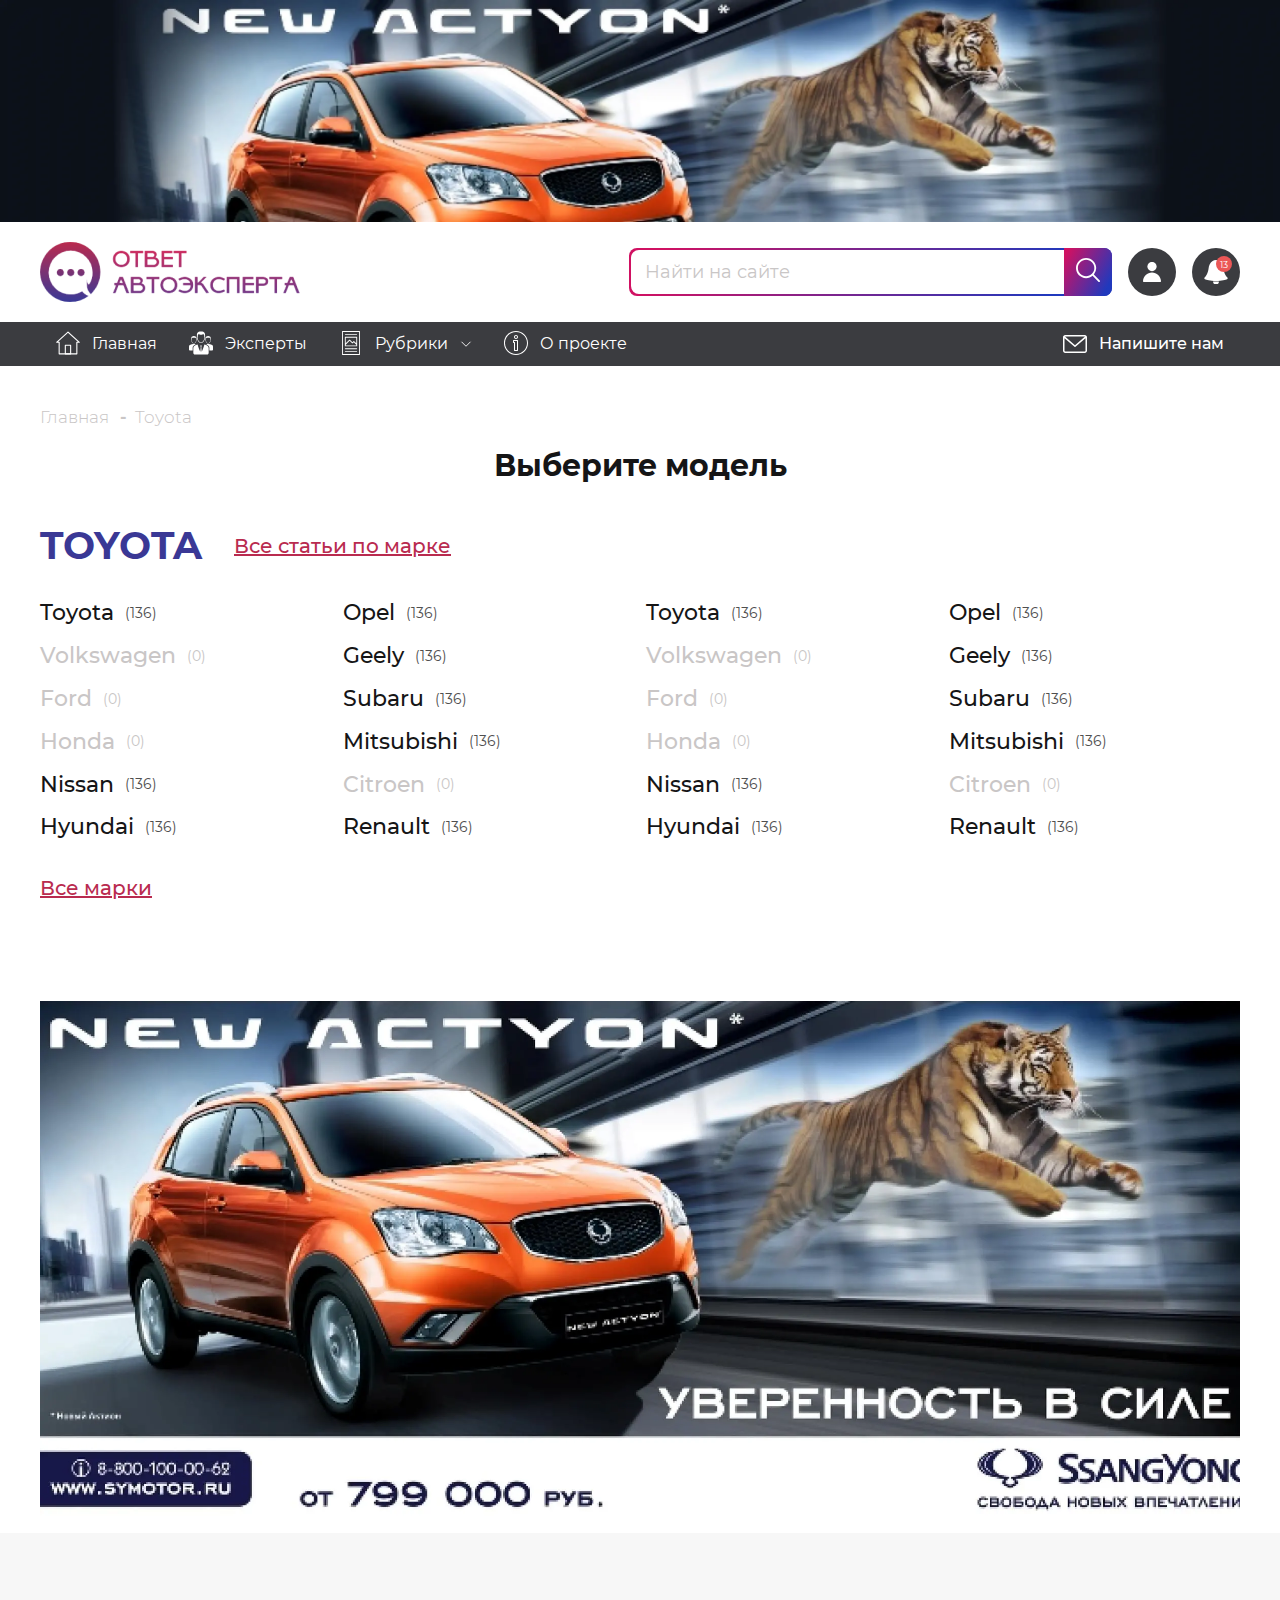
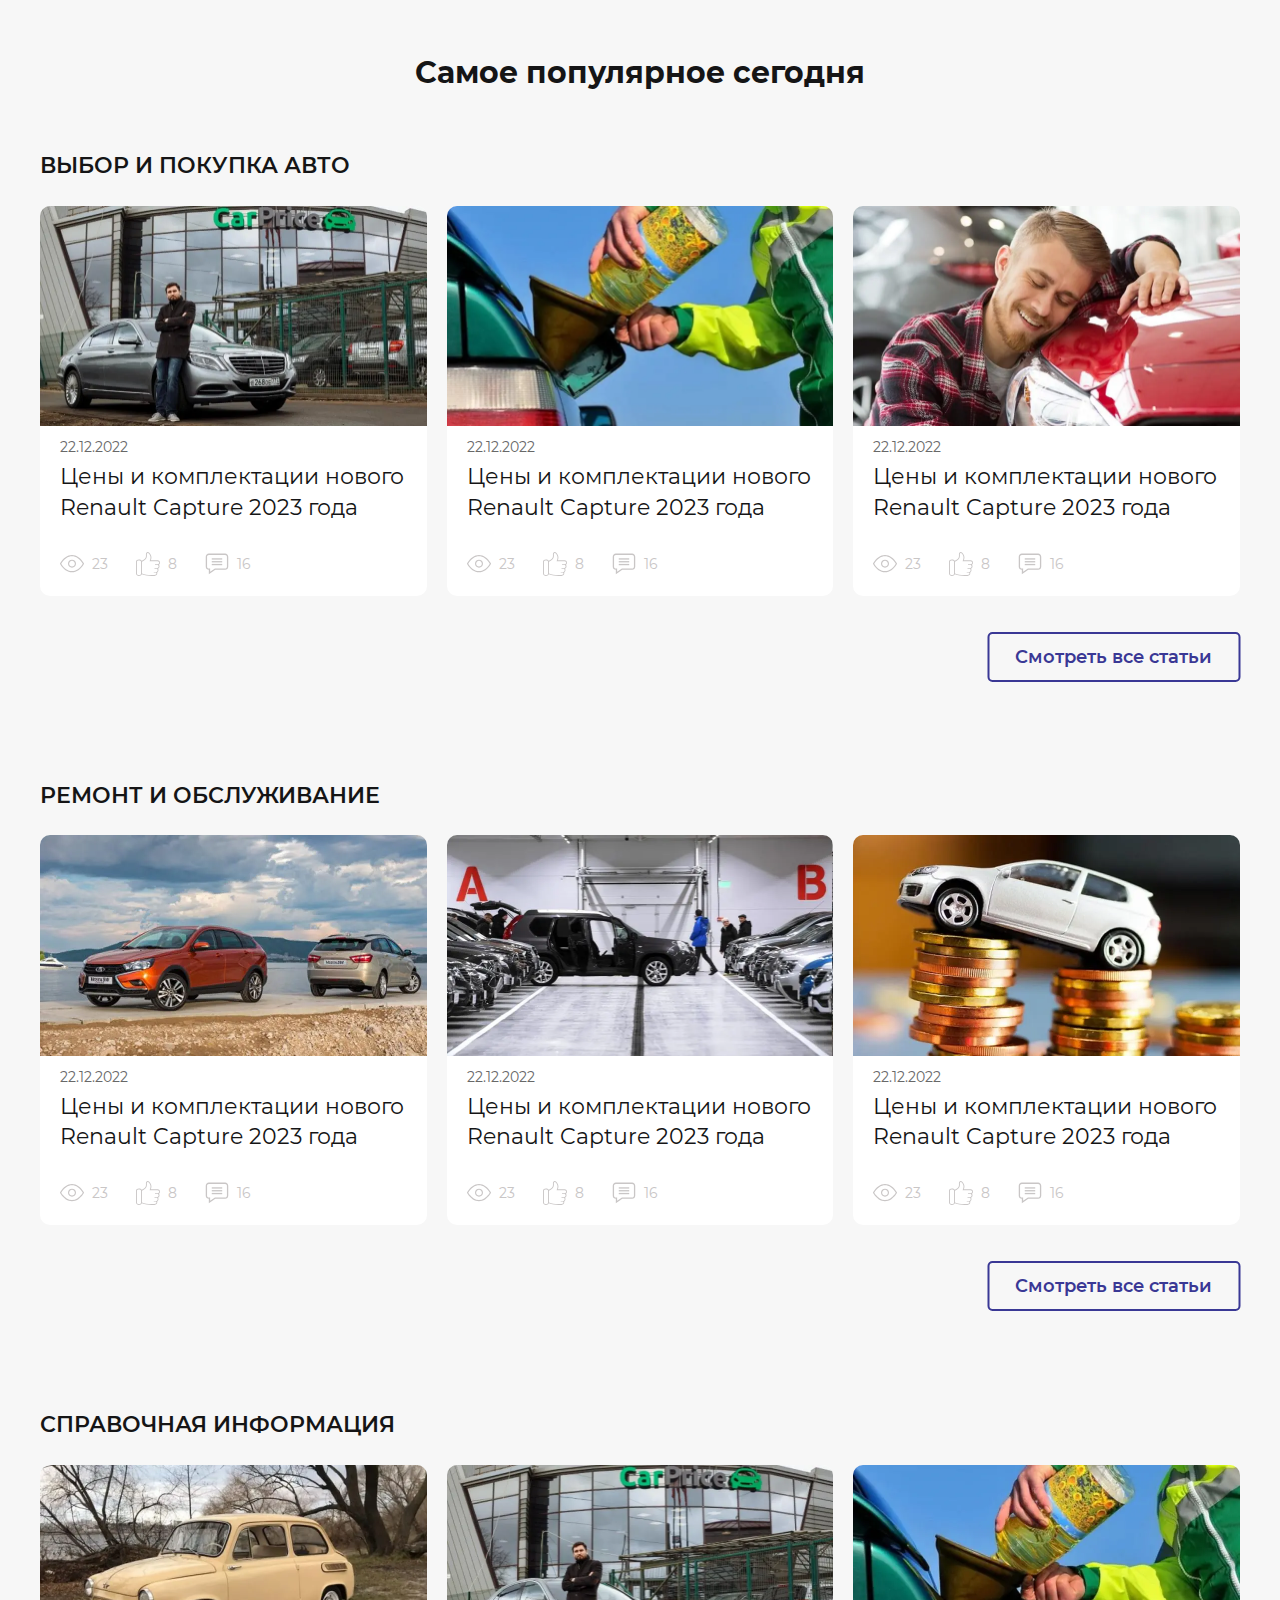
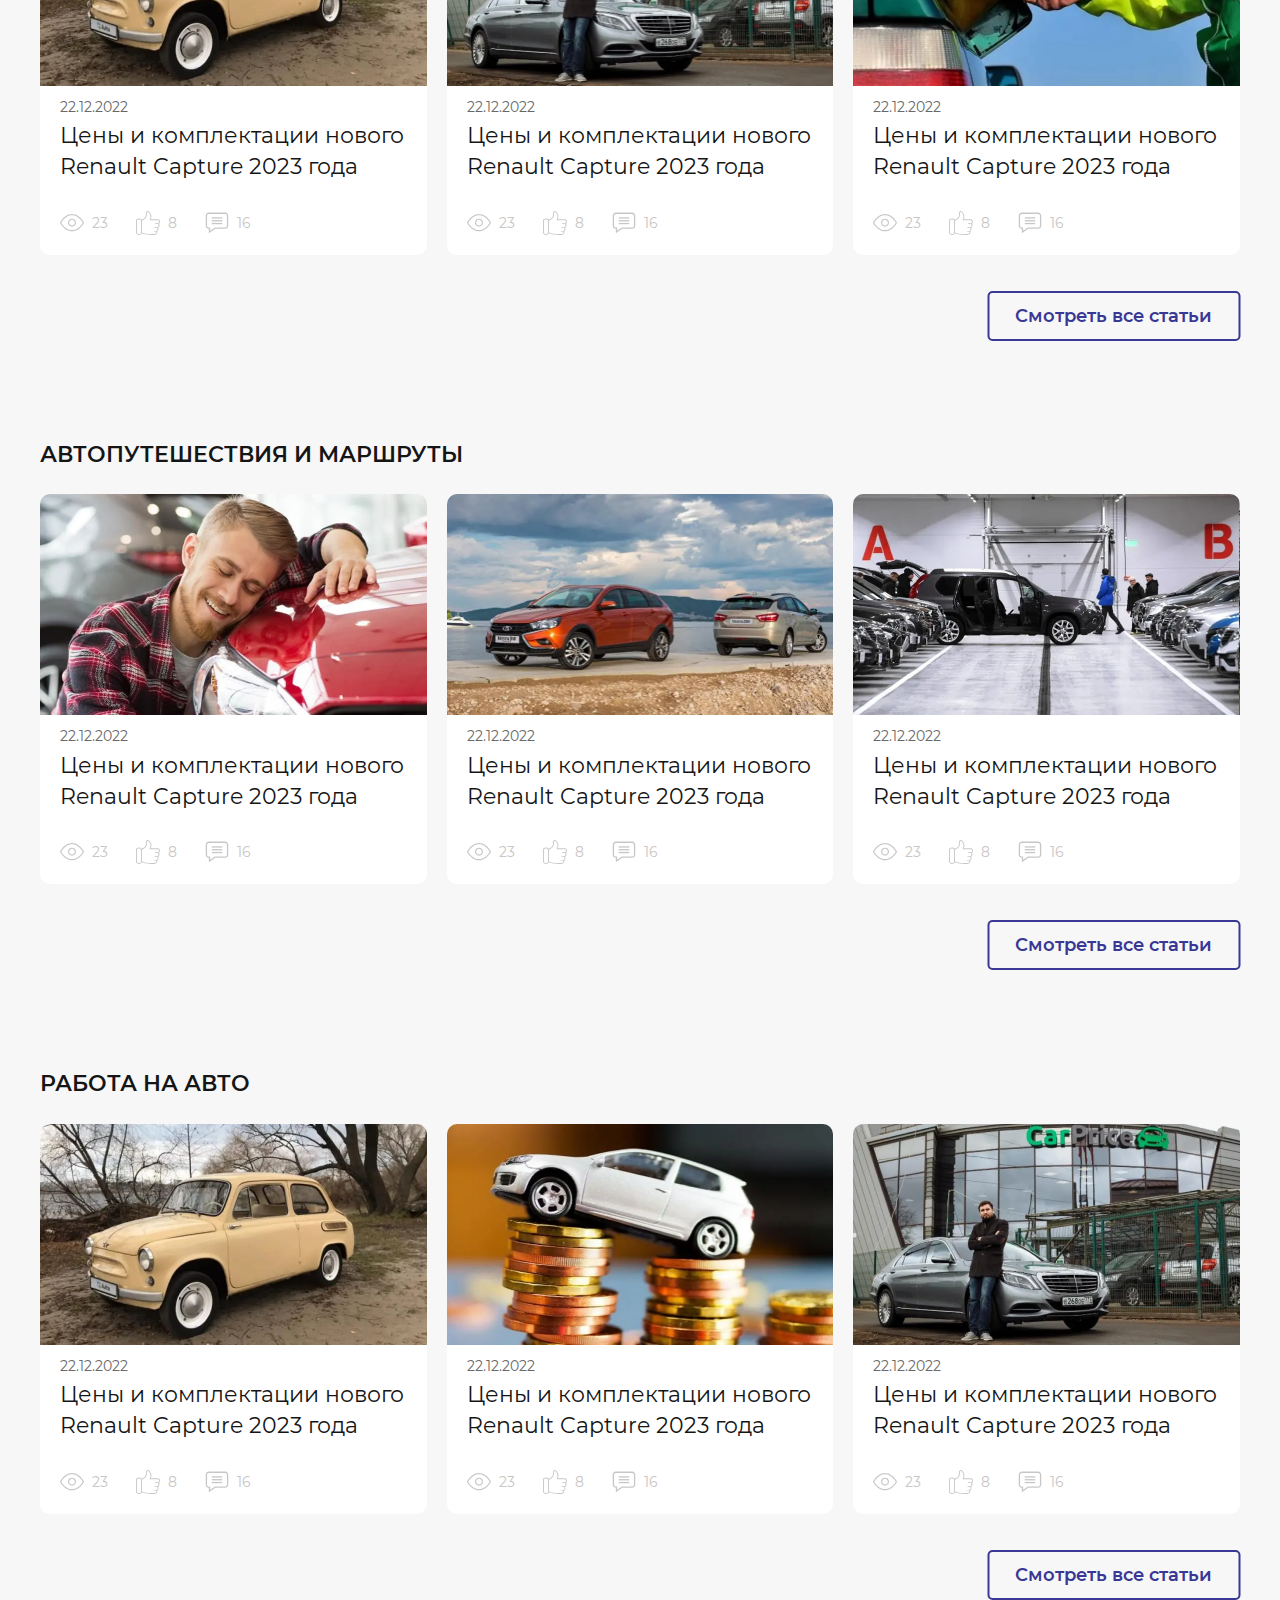
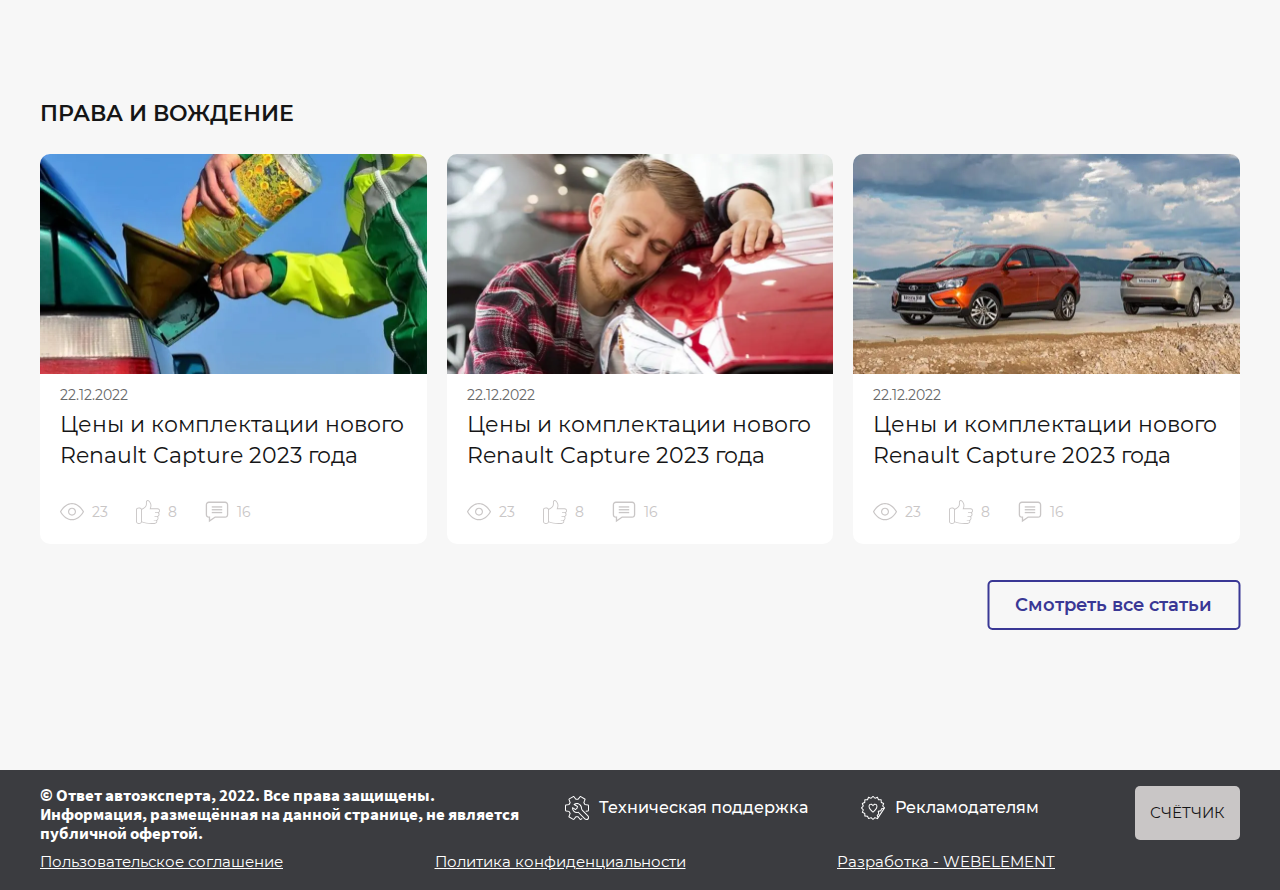
<file: index-models.html>
<!DOCTYPE html> <html lang="ru">

<head>
    <meta charset="UTF-8">
    <meta name="viewport" content="width=device-width, initial-scale=1.0">
    <meta name="description" content="">
    <meta name="keywords" content="">
    <link rel="stylesheet" href="css/libs.min.css">
    <link rel="stylesheet" href="css/style.min.css">
    <link rel="icon" href="img/favicon.ico">
    <script src="https://api-maps.yandex.ru/2.1/?lang=ru_RU&apikey=9133eb49-3a97-4b2d-90be-6b80a97a5036" type="text/javascript"></script>
    <title>Главная</title>
</head>


<body class="page">
    <div class="wrapper">
        <a href="" class="banner">
    <picture>
        <source srcset="img/banner.webp" type="image/webp">
        <img width="1440" height="250" src="img/banner.jpg" alt="">
    </picture>
</a>

        <div class="banner2">
    <div class="text14 light-weight-text">
        Спецпредложение: купи авто по цене и получи дубликаты госномеров в подарок!
    </div>
</div>

        <header class="header _authorized">
            <div class="header-top">
    <div class="container">
        <div class="header-top__inner">
            <a href="#" class="header__logo">
                <img width="260" height="60" src="img/logo.png" alt="">
<!--                <img width="260" height="60" src="img/logoza-ru-vector.svg" alt="">-->
            </a>

            <div class="header-search">
                <fieldset class="fg fg-linear">
                    <input type="text" placeholder="Найти на сайте">
                    <span class="fg-linear__border"></span>
                </fieldset>
                <button class="header-search__btn">
                    <img width="24" height="24" src="img/search.svg" alt="">
                </button>

            </div>

            <div class="header__buttons">
                <button class="header__mob-btn">
                    <img width="44" height="44" src="img/email_Mob.svg" alt="">
                </button>
                <button class="_show-search header__mob-btn">
                    <img width="44" height="44" src="img/search_Mob.svg" alt="">
                </button>
                <button class="_show-menu header__mob-btn">
                    <img width="44" height="44" src="img/menu_Mob.svg" alt="">
                </button>
            </div>
        </div>
    </div>
</div>

<div class="menu">
    <div class="container">
        <button class="menu__close">
            <img width="24" height="24" src="img/close.svg" alt="">
        </button>
        <div class="menu__inner">
            <ul class="nav">
                <li class="nav__item">
                    <a href="#" class="nav__link">
                        <span class="nav__icon">
                            <svg width="24" height="24">
                                <use xlink:href="img/sprite.svg#mainIcon1"></use>
                            </svg>
                        </span>
                        <span>Главная</span>
                    </a>
                </li>
                <li class="nav__item">
                    <a href="#" class="nav__link">
                        <span class="nav__icon">
                            <svg class="fill-svg" width="24" height="24">
                                <use xlink:href="img/sprite.svg#mainIcon2"></use>
                            </svg>
                        </span>
                        <span>Эксперты</span>
                    </a>
                </li>
                <li class="nav__item">
                    <div class="nav__item-show">
                        <span class="nav__icon">
                            <svg class="fill-svg" width="24" height="24">
                                <use xlink:href="img/sprite.svg#mainIcon3"></use>
                            </svg>
                        </span>
                        <span>Рубрики</span>
                        <svg class="nav__arrow" width="14" height="8">
                            <use xlink:href="img/sprite.svg#arrowBottom"></use>
                        </svg>
                    </div>
                    <div class="nav__item-hidden">
                        <div class="nav__sublinks">
                            <a href="#" class="nav__sublink">
                                Выбор и покупка авто
                            </a>
                            <a href="#" class="nav__sublink">
                                Ремонт и обслуживание
                            </a>
                            <a href="#" class="nav__sublink">
                                Справочная информация
                            </a>
                            <a href="#" class="nav__sublink">
                                Автопутешествия и маршруты
                            </a>
                            <a href="#" class="nav__sublink">
                                Работа на авто
                            </a>
                            <a href="#" class="nav__sublink">
                                Права и вождение
                            </a>
                        </div>
                    </div>
                </li>
                <li class="nav__item">
                    <a href="#" class="nav__link">
                        <span class="nav__icon">
                            <svg class="fill-svg" width="24" height="24">
                                <use xlink:href="img/sprite.svg#mainIcon4"></use>
                            </svg>
                        </span>
                        <span>О проекте</span>
                    </a>
                </li>
            </ul>
            
            
            <div class="header-auth">
                <a href="#" class="header-auth__btn m-btn m-btn-black m-btn-icon">
                    <svg width="24" height="24">
                        <use xlink:href="img/sprite.svg#userIcon"></use>
                    </svg>
                    <span class="header-auth__title">
                        Профиль
                    </span>
                </a>
                <a href="#" class="header-auth__btn m-btn m-btn-black m-btn-icon">
                    <svg width="24" height="24">
                        <use xlink:href="img/sprite.svg#noteIcon"></use>
                    </svg>
                    <span class="header-auth__notification">
                        <span class="text9">
                            13
                        </span>
                    </span>
                </a>
            </div>
            
            <button type="button" class="menu__mail">
                <img src="img/email.svg" alt="">
                <span class="text16 medium-weight-text">
                    Напишите нам
                </span>
            </button>

            <form action="" class="menu-form">
    <div class="menu-form__title display3 semi-bold-text accent2-text">
        Ищите эксперта?
    </div>
    <div class="menu-form__fields">
        <fieldset class="fg m-select">
    
    <select>
        <option selected disabled hidden>
            Выберите марку авто
        </option>
        <option>
            марка 1
        </option>
        
        <option>
            марка 2
        </option>
        
    </select>
</fieldset>

        <fieldset class="fg m-select">
    
    <select>
        <option selected disabled hidden>
            Выберите рубрику
        </option>
        <option>
            рубрика 1
        </option>
        
        <option>
            рубрика 2
        </option>
        
    </select>
</fieldset>

    </div>
    <button class="menu-form__btn m-btn m-btn50 linear-btn">
        <span>Найти</span>
    </button>
</form>

        </div>
    </div>
</div>

        </header>
        <main class="content">

            <section class="auto auto--pt0">
                <div class="container">
                    <div class="breadcrumbs">
                        <a href="#" class="breadcrumbs__item">Главная</a>
                        <span class="breadcrumbs__item">Toyota</span>
                    </div>

                    <h2 class="auto__title display2 bold-text">
                        Выберите модель
                    </h2>

                    <div class="auto-brands">
                        <div class="auto-brands__top">
                            <h3 class="auto-brands__title display1 bold-text accent2-text">
                                TOYOTA
                            </h3>
                            <div class="auto-brands__nav2">
                                <a href="#" class="accent-link">
                                    Все статьи по марке
                                </a>
                            </div>
                        </div>
                        <div class="auto-brands__grid">
    <a href="#" class="auto-brand ">
    <span class="auto-brand__title display4">
        Toyota
    </span>
    <span class="text14 grey-text2">
        (136)
    </span>
</a>

    <a href="#" class="auto-brand _disabled">
    <span class="auto-brand__title display4">
        Volkswagen
    </span>
    <span class="text14 grey-text2">
        (0)
    </span>
</a>

    <a href="#" class="auto-brand _disabled">
    <span class="auto-brand__title display4">
        Ford
    </span>
    <span class="text14 grey-text2">
        (0)
    </span>
</a>

    <a href="#" class="auto-brand _disabled">
    <span class="auto-brand__title display4">
        Honda
    </span>
    <span class="text14 grey-text2">
        (0)
    </span>
</a>

    <a href="#" class="auto-brand ">
    <span class="auto-brand__title display4">
        Nissan
    </span>
    <span class="text14 grey-text2">
        (136)
    </span>
</a>

    <a href="#" class="auto-brand ">
    <span class="auto-brand__title display4">
        Hyundai
    </span>
    <span class="text14 grey-text2">
        (136)
    </span>
</a>

    <a href="#" class="auto-brand ">
    <span class="auto-brand__title display4">
        Opel
    </span>
    <span class="text14 grey-text2">
        (136)
    </span>
</a>

    <a href="#" class="auto-brand ">
    <span class="auto-brand__title display4">
        Geely
    </span>
    <span class="text14 grey-text2">
        (136)
    </span>
</a>

    <a href="#" class="auto-brand ">
    <span class="auto-brand__title display4">
        Subaru
    </span>
    <span class="text14 grey-text2">
        (136)
    </span>
</a>

    <a href="#" class="auto-brand ">
    <span class="auto-brand__title display4">
        Mitsubishi
    </span>
    <span class="text14 grey-text2">
        (136)
    </span>
</a>

    <a href="#" class="auto-brand _disabled">
    <span class="auto-brand__title display4">
        Citroen
    </span>
    <span class="text14 grey-text2">
        (0)
    </span>
</a>

    <a href="#" class="auto-brand ">
    <span class="auto-brand__title display4">
        Renault
    </span>
    <span class="text14 grey-text2">
        (136)
    </span>
</a>

    <a href="#" class="auto-brand ">
    <span class="auto-brand__title display4">
        Toyota
    </span>
    <span class="text14 grey-text2">
        (136)
    </span>
</a>

    <a href="#" class="auto-brand _disabled">
    <span class="auto-brand__title display4">
        Volkswagen
    </span>
    <span class="text14 grey-text2">
        (0)
    </span>
</a>

    <a href="#" class="auto-brand _disabled">
    <span class="auto-brand__title display4">
        Ford
    </span>
    <span class="text14 grey-text2">
        (0)
    </span>
</a>

    <a href="#" class="auto-brand _disabled">
    <span class="auto-brand__title display4">
        Honda
    </span>
    <span class="text14 grey-text2">
        (0)
    </span>
</a>

    <a href="#" class="auto-brand ">
    <span class="auto-brand__title display4">
        Nissan
    </span>
    <span class="text14 grey-text2">
        (136)
    </span>
</a>

    <a href="#" class="auto-brand ">
    <span class="auto-brand__title display4">
        Hyundai
    </span>
    <span class="text14 grey-text2">
        (136)
    </span>
</a>

    <a href="#" class="auto-brand ">
    <span class="auto-brand__title display4">
        Opel
    </span>
    <span class="text14 grey-text2">
        (136)
    </span>
</a>

    <a href="#" class="auto-brand ">
    <span class="auto-brand__title display4">
        Geely
    </span>
    <span class="text14 grey-text2">
        (136)
    </span>
</a>

    <a href="#" class="auto-brand ">
    <span class="auto-brand__title display4">
        Subaru
    </span>
    <span class="text14 grey-text2">
        (136)
    </span>
</a>

    <a href="#" class="auto-brand ">
    <span class="auto-brand__title display4">
        Mitsubishi
    </span>
    <span class="text14 grey-text2">
        (136)
    </span>
</a>

    <a href="#" class="auto-brand _disabled">
    <span class="auto-brand__title display4">
        Citroen
    </span>
    <span class="text14 grey-text2">
        (0)
    </span>
</a>

    <a href="#" class="auto-brand ">
    <span class="auto-brand__title display4">
        Renault
    </span>
    <span class="text14 grey-text2">
        (136)
    </span>
</a>

</div>
<div class="auto-brands__nav">
    <a href="#" class="auto-brands__link accent-link">
        Все марки
    </a>
</div>

                    </div>
                </div>
            </section>

            <section class="banner3">
                <a href="" class="container">
    <picture>
        <source srcset="img/banner2.webp" type="image/webp">
        <img width="1200" height="528" src="img/banner2.jpg" alt="">
    </picture>
</a>

            </section>

            <section class="popular">
                <div class="container">
    <h2 class="popular__title display2 bold-text">
        Самое популярное сегодня
    </h2>
    <div class="popular__groups">
        <div class="popular__group">
    <div class="popular__subtitle display3 semi-bold-text">
        ВЫБОР И ПОКУПКА АВТО
    </div>
    <div class="popular__grid">
        <a href="#" class="news-card">
    <div class="news-card__img">
        <picture>
            <source srcset="img/news.webp" type="image/webp">
            <img width="387" height="221" src="img/news.jpg" alt="">
        </picture>
    </div>
    <div class="news-card__content">
        <div class="text14 grey-text">
            22.12.2022
        </div>
        <div class="display4">
            Цены и комплектации нового Renault Capture 2023 года
        </div>

        <div class="news-card__action">
            <div class="news-card__btn">
                <svg class="fill-svg" width="24" height="24">
                    <use xlink:href="img/sprite.svg#Visibility"></use>
                </svg>
                <span>23</span>
            </div>
            <div class="news-card__btn">
                <svg class="fill-svg" width="24" height="24">
                    <use xlink:href="img/sprite.svg#like"></use>
                </svg>
                <span>8</span>
            </div>
            <div class="news-card__btn">
                <svg class="fill-svg" width="24" height="24">
                    <use xlink:href="img/sprite.svg#message"></use>
                </svg>
                <span>16</span>
            </div>
        </div>
    </div>
</a>

        <a href="#" class="news-card">
    <div class="news-card__img">
        <picture>
            <source srcset="img/news2.webp" type="image/webp">
            <img width="387" height="221" src="img/news2.jpg" alt="">
        </picture>
    </div>
    <div class="news-card__content">
        <div class="text14 grey-text">
            22.12.2022
        </div>
        <div class="display4">
            Цены и комплектации нового Renault Capture 2023 года
        </div>

        <div class="news-card__action">
            <div class="news-card__btn">
                <svg class="fill-svg" width="24" height="24">
                    <use xlink:href="img/sprite.svg#Visibility"></use>
                </svg>
                <span>23</span>
            </div>
            <div class="news-card__btn">
                <svg class="fill-svg" width="24" height="24">
                    <use xlink:href="img/sprite.svg#like"></use>
                </svg>
                <span>8</span>
            </div>
            <div class="news-card__btn">
                <svg class="fill-svg" width="24" height="24">
                    <use xlink:href="img/sprite.svg#message"></use>
                </svg>
                <span>16</span>
            </div>
        </div>
    </div>
</a>

        <a href="#" class="news-card">
    <div class="news-card__img">
        <picture>
            <source srcset="img/news3.webp" type="image/webp">
            <img width="387" height="221" src="img/news3.jpg" alt="">
        </picture>
    </div>
    <div class="news-card__content">
        <div class="text14 grey-text">
            22.12.2022
        </div>
        <div class="display4">
            Цены и комплектации нового Renault Capture 2023 года
        </div>

        <div class="news-card__action">
            <div class="news-card__btn">
                <svg class="fill-svg" width="24" height="24">
                    <use xlink:href="img/sprite.svg#Visibility"></use>
                </svg>
                <span>23</span>
            </div>
            <div class="news-card__btn">
                <svg class="fill-svg" width="24" height="24">
                    <use xlink:href="img/sprite.svg#like"></use>
                </svg>
                <span>8</span>
            </div>
            <div class="news-card__btn">
                <svg class="fill-svg" width="24" height="24">
                    <use xlink:href="img/sprite.svg#message"></use>
                </svg>
                <span>16</span>
            </div>
        </div>
    </div>
</a>

    </div>
    <div class="popular__nav">
        <a href="#" class="popular__btn m-btn m-btn50 linear-btn">
            <span>Смотреть все статьи</span>
        </a>
    </div>
</div>

        <div class="popular__group">
    <div class="popular__subtitle display3 semi-bold-text">
        РЕМОНТ И ОБСЛУЖИВАНИЕ
    </div>
    <div class="popular__grid">
        <a href="#" class="news-card">
    <div class="news-card__img">
        <picture>
            <source srcset="img/news4.webp" type="image/webp">
            <img width="387" height="221" src="img/news4.jpg" alt="">
        </picture>
    </div>
    <div class="news-card__content">
        <div class="text14 grey-text">
            22.12.2022
        </div>
        <div class="display4">
            Цены и комплектации нового Renault Capture 2023 года
        </div>

        <div class="news-card__action">
            <div class="news-card__btn">
                <svg class="fill-svg" width="24" height="24">
                    <use xlink:href="img/sprite.svg#Visibility"></use>
                </svg>
                <span>23</span>
            </div>
            <div class="news-card__btn">
                <svg class="fill-svg" width="24" height="24">
                    <use xlink:href="img/sprite.svg#like"></use>
                </svg>
                <span>8</span>
            </div>
            <div class="news-card__btn">
                <svg class="fill-svg" width="24" height="24">
                    <use xlink:href="img/sprite.svg#message"></use>
                </svg>
                <span>16</span>
            </div>
        </div>
    </div>
</a>

        <a href="#" class="news-card">
    <div class="news-card__img">
        <picture>
            <source srcset="img/news5.webp" type="image/webp">
            <img width="387" height="221" src="img/news5.jpg" alt="">
        </picture>
    </div>
    <div class="news-card__content">
        <div class="text14 grey-text">
            22.12.2022
        </div>
        <div class="display4">
            Цены и комплектации нового Renault Capture 2023 года
        </div>

        <div class="news-card__action">
            <div class="news-card__btn">
                <svg class="fill-svg" width="24" height="24">
                    <use xlink:href="img/sprite.svg#Visibility"></use>
                </svg>
                <span>23</span>
            </div>
            <div class="news-card__btn">
                <svg class="fill-svg" width="24" height="24">
                    <use xlink:href="img/sprite.svg#like"></use>
                </svg>
                <span>8</span>
            </div>
            <div class="news-card__btn">
                <svg class="fill-svg" width="24" height="24">
                    <use xlink:href="img/sprite.svg#message"></use>
                </svg>
                <span>16</span>
            </div>
        </div>
    </div>
</a>

        <a href="#" class="news-card">
    <div class="news-card__img">
        <picture>
            <source srcset="img/news6.webp" type="image/webp">
            <img width="387" height="221" src="img/news6.jpg" alt="">
        </picture>
    </div>
    <div class="news-card__content">
        <div class="text14 grey-text">
            22.12.2022
        </div>
        <div class="display4">
            Цены и комплектации нового Renault Capture 2023 года
        </div>

        <div class="news-card__action">
            <div class="news-card__btn">
                <svg class="fill-svg" width="24" height="24">
                    <use xlink:href="img/sprite.svg#Visibility"></use>
                </svg>
                <span>23</span>
            </div>
            <div class="news-card__btn">
                <svg class="fill-svg" width="24" height="24">
                    <use xlink:href="img/sprite.svg#like"></use>
                </svg>
                <span>8</span>
            </div>
            <div class="news-card__btn">
                <svg class="fill-svg" width="24" height="24">
                    <use xlink:href="img/sprite.svg#message"></use>
                </svg>
                <span>16</span>
            </div>
        </div>
    </div>
</a>

    </div>
    <div class="popular__nav">
        <a href="#" class="popular__btn m-btn m-btn50 linear-btn">
            <span>Смотреть все статьи</span>
        </a>
    </div>
</div>

        <div class="popular__group">
    <div class="popular__subtitle display3 semi-bold-text">
        СПРАВОЧНАЯ ИНФОРМАЦИЯ
    </div>
    <div class="popular__grid">
        <a href="#" class="news-card">
    <div class="news-card__img">
        <picture>
            <source srcset="img/news7.webp" type="image/webp">
            <img width="387" height="221" src="img/news7.jpg" alt="">
        </picture>
    </div>
    <div class="news-card__content">
        <div class="text14 grey-text">
            22.12.2022
        </div>
        <div class="display4">
            Цены и комплектации нового Renault Capture 2023 года
        </div>

        <div class="news-card__action">
            <div class="news-card__btn">
                <svg class="fill-svg" width="24" height="24">
                    <use xlink:href="img/sprite.svg#Visibility"></use>
                </svg>
                <span>23</span>
            </div>
            <div class="news-card__btn">
                <svg class="fill-svg" width="24" height="24">
                    <use xlink:href="img/sprite.svg#like"></use>
                </svg>
                <span>8</span>
            </div>
            <div class="news-card__btn">
                <svg class="fill-svg" width="24" height="24">
                    <use xlink:href="img/sprite.svg#message"></use>
                </svg>
                <span>16</span>
            </div>
        </div>
    </div>
</a>

        <a href="#" class="news-card">
    <div class="news-card__img">
        <picture>
            <source srcset="img/news.webp" type="image/webp">
            <img width="387" height="221" src="img/news.jpg" alt="">
        </picture>
    </div>
    <div class="news-card__content">
        <div class="text14 grey-text">
            22.12.2022
        </div>
        <div class="display4">
            Цены и комплектации нового Renault Capture 2023 года
        </div>

        <div class="news-card__action">
            <div class="news-card__btn">
                <svg class="fill-svg" width="24" height="24">
                    <use xlink:href="img/sprite.svg#Visibility"></use>
                </svg>
                <span>23</span>
            </div>
            <div class="news-card__btn">
                <svg class="fill-svg" width="24" height="24">
                    <use xlink:href="img/sprite.svg#like"></use>
                </svg>
                <span>8</span>
            </div>
            <div class="news-card__btn">
                <svg class="fill-svg" width="24" height="24">
                    <use xlink:href="img/sprite.svg#message"></use>
                </svg>
                <span>16</span>
            </div>
        </div>
    </div>
</a>

        <a href="#" class="news-card">
    <div class="news-card__img">
        <picture>
            <source srcset="img/news2.webp" type="image/webp">
            <img width="387" height="221" src="img/news2.jpg" alt="">
        </picture>
    </div>
    <div class="news-card__content">
        <div class="text14 grey-text">
            22.12.2022
        </div>
        <div class="display4">
            Цены и комплектации нового Renault Capture 2023 года
        </div>

        <div class="news-card__action">
            <div class="news-card__btn">
                <svg class="fill-svg" width="24" height="24">
                    <use xlink:href="img/sprite.svg#Visibility"></use>
                </svg>
                <span>23</span>
            </div>
            <div class="news-card__btn">
                <svg class="fill-svg" width="24" height="24">
                    <use xlink:href="img/sprite.svg#like"></use>
                </svg>
                <span>8</span>
            </div>
            <div class="news-card__btn">
                <svg class="fill-svg" width="24" height="24">
                    <use xlink:href="img/sprite.svg#message"></use>
                </svg>
                <span>16</span>
            </div>
        </div>
    </div>
</a>

    </div>
    <div class="popular__nav">
        <a href="#" class="popular__btn m-btn m-btn50 linear-btn">
            <span>Смотреть все статьи</span>
        </a>
    </div>
</div>

        <div class="popular__group">
    <div class="popular__subtitle display3 semi-bold-text">
        АВТОПУТЕШЕСТВИЯ И МАРШРУТЫ
    </div>
    <div class="popular__grid">
        <a href="#" class="news-card">
    <div class="news-card__img">
        <picture>
            <source srcset="img/news3.webp" type="image/webp">
            <img width="387" height="221" src="img/news3.jpg" alt="">
        </picture>
    </div>
    <div class="news-card__content">
        <div class="text14 grey-text">
            22.12.2022
        </div>
        <div class="display4">
            Цены и комплектации нового Renault Capture 2023 года
        </div>

        <div class="news-card__action">
            <div class="news-card__btn">
                <svg class="fill-svg" width="24" height="24">
                    <use xlink:href="img/sprite.svg#Visibility"></use>
                </svg>
                <span>23</span>
            </div>
            <div class="news-card__btn">
                <svg class="fill-svg" width="24" height="24">
                    <use xlink:href="img/sprite.svg#like"></use>
                </svg>
                <span>8</span>
            </div>
            <div class="news-card__btn">
                <svg class="fill-svg" width="24" height="24">
                    <use xlink:href="img/sprite.svg#message"></use>
                </svg>
                <span>16</span>
            </div>
        </div>
    </div>
</a>

        <a href="#" class="news-card">
    <div class="news-card__img">
        <picture>
            <source srcset="img/news4.webp" type="image/webp">
            <img width="387" height="221" src="img/news4.jpg" alt="">
        </picture>
    </div>
    <div class="news-card__content">
        <div class="text14 grey-text">
            22.12.2022
        </div>
        <div class="display4">
            Цены и комплектации нового Renault Capture 2023 года
        </div>

        <div class="news-card__action">
            <div class="news-card__btn">
                <svg class="fill-svg" width="24" height="24">
                    <use xlink:href="img/sprite.svg#Visibility"></use>
                </svg>
                <span>23</span>
            </div>
            <div class="news-card__btn">
                <svg class="fill-svg" width="24" height="24">
                    <use xlink:href="img/sprite.svg#like"></use>
                </svg>
                <span>8</span>
            </div>
            <div class="news-card__btn">
                <svg class="fill-svg" width="24" height="24">
                    <use xlink:href="img/sprite.svg#message"></use>
                </svg>
                <span>16</span>
            </div>
        </div>
    </div>
</a>

        <a href="#" class="news-card">
    <div class="news-card__img">
        <picture>
            <source srcset="img/news5.webp" type="image/webp">
            <img width="387" height="221" src="img/news5.jpg" alt="">
        </picture>
    </div>
    <div class="news-card__content">
        <div class="text14 grey-text">
            22.12.2022
        </div>
        <div class="display4">
            Цены и комплектации нового Renault Capture 2023 года
        </div>

        <div class="news-card__action">
            <div class="news-card__btn">
                <svg class="fill-svg" width="24" height="24">
                    <use xlink:href="img/sprite.svg#Visibility"></use>
                </svg>
                <span>23</span>
            </div>
            <div class="news-card__btn">
                <svg class="fill-svg" width="24" height="24">
                    <use xlink:href="img/sprite.svg#like"></use>
                </svg>
                <span>8</span>
            </div>
            <div class="news-card__btn">
                <svg class="fill-svg" width="24" height="24">
                    <use xlink:href="img/sprite.svg#message"></use>
                </svg>
                <span>16</span>
            </div>
        </div>
    </div>
</a>

    </div>
    <div class="popular__nav">
        <a href="#" class="popular__btn m-btn m-btn50 linear-btn">
            <span>Смотреть все статьи</span>
        </a>
    </div>
</div>

        <div class="popular__group">
    <div class="popular__subtitle display3 semi-bold-text">
        РАБОТА НА АВТО
    </div>
    <div class="popular__grid">
        <a href="#" class="news-card">
    <div class="news-card__img">
        <picture>
            <source srcset="img/news7.webp" type="image/webp">
            <img width="387" height="221" src="img/news7.jpg" alt="">
        </picture>
    </div>
    <div class="news-card__content">
        <div class="text14 grey-text">
            22.12.2022
        </div>
        <div class="display4">
            Цены и комплектации нового Renault Capture 2023 года
        </div>

        <div class="news-card__action">
            <div class="news-card__btn">
                <svg class="fill-svg" width="24" height="24">
                    <use xlink:href="img/sprite.svg#Visibility"></use>
                </svg>
                <span>23</span>
            </div>
            <div class="news-card__btn">
                <svg class="fill-svg" width="24" height="24">
                    <use xlink:href="img/sprite.svg#like"></use>
                </svg>
                <span>8</span>
            </div>
            <div class="news-card__btn">
                <svg class="fill-svg" width="24" height="24">
                    <use xlink:href="img/sprite.svg#message"></use>
                </svg>
                <span>16</span>
            </div>
        </div>
    </div>
</a>

        <a href="#" class="news-card">
    <div class="news-card__img">
        <picture>
            <source srcset="img/news6.webp" type="image/webp">
            <img width="387" height="221" src="img/news6.jpg" alt="">
        </picture>
    </div>
    <div class="news-card__content">
        <div class="text14 grey-text">
            22.12.2022
        </div>
        <div class="display4">
            Цены и комплектации нового Renault Capture 2023 года
        </div>

        <div class="news-card__action">
            <div class="news-card__btn">
                <svg class="fill-svg" width="24" height="24">
                    <use xlink:href="img/sprite.svg#Visibility"></use>
                </svg>
                <span>23</span>
            </div>
            <div class="news-card__btn">
                <svg class="fill-svg" width="24" height="24">
                    <use xlink:href="img/sprite.svg#like"></use>
                </svg>
                <span>8</span>
            </div>
            <div class="news-card__btn">
                <svg class="fill-svg" width="24" height="24">
                    <use xlink:href="img/sprite.svg#message"></use>
                </svg>
                <span>16</span>
            </div>
        </div>
    </div>
</a>

        <a href="#" class="news-card">
    <div class="news-card__img">
        <picture>
            <source srcset="img/news.webp" type="image/webp">
            <img width="387" height="221" src="img/news.jpg" alt="">
        </picture>
    </div>
    <div class="news-card__content">
        <div class="text14 grey-text">
            22.12.2022
        </div>
        <div class="display4">
            Цены и комплектации нового Renault Capture 2023 года
        </div>

        <div class="news-card__action">
            <div class="news-card__btn">
                <svg class="fill-svg" width="24" height="24">
                    <use xlink:href="img/sprite.svg#Visibility"></use>
                </svg>
                <span>23</span>
            </div>
            <div class="news-card__btn">
                <svg class="fill-svg" width="24" height="24">
                    <use xlink:href="img/sprite.svg#like"></use>
                </svg>
                <span>8</span>
            </div>
            <div class="news-card__btn">
                <svg class="fill-svg" width="24" height="24">
                    <use xlink:href="img/sprite.svg#message"></use>
                </svg>
                <span>16</span>
            </div>
        </div>
    </div>
</a>

    </div>
    <div class="popular__nav">
        <a href="#" class="popular__btn m-btn m-btn50 linear-btn">
            <span>Смотреть все статьи</span>
        </a>
    </div>
</div>

        <div class="popular__group">
    <div class="popular__subtitle display3 semi-bold-text">
         ПРАВА И ВОЖДЕНИЕ
    </div>
    <div class="popular__grid">
        <a href="#" class="news-card">
    <div class="news-card__img">
        <picture>
            <source srcset="img/news2.webp" type="image/webp">
            <img width="387" height="221" src="img/news2.jpg" alt="">
        </picture>
    </div>
    <div class="news-card__content">
        <div class="text14 grey-text">
            22.12.2022
        </div>
        <div class="display4">
            Цены и комплектации нового Renault Capture 2023 года
        </div>

        <div class="news-card__action">
            <div class="news-card__btn">
                <svg class="fill-svg" width="24" height="24">
                    <use xlink:href="img/sprite.svg#Visibility"></use>
                </svg>
                <span>23</span>
            </div>
            <div class="news-card__btn">
                <svg class="fill-svg" width="24" height="24">
                    <use xlink:href="img/sprite.svg#like"></use>
                </svg>
                <span>8</span>
            </div>
            <div class="news-card__btn">
                <svg class="fill-svg" width="24" height="24">
                    <use xlink:href="img/sprite.svg#message"></use>
                </svg>
                <span>16</span>
            </div>
        </div>
    </div>
</a>

        <a href="#" class="news-card">
    <div class="news-card__img">
        <picture>
            <source srcset="img/news3.webp" type="image/webp">
            <img width="387" height="221" src="img/news3.jpg" alt="">
        </picture>
    </div>
    <div class="news-card__content">
        <div class="text14 grey-text">
            22.12.2022
        </div>
        <div class="display4">
            Цены и комплектации нового Renault Capture 2023 года
        </div>

        <div class="news-card__action">
            <div class="news-card__btn">
                <svg class="fill-svg" width="24" height="24">
                    <use xlink:href="img/sprite.svg#Visibility"></use>
                </svg>
                <span>23</span>
            </div>
            <div class="news-card__btn">
                <svg class="fill-svg" width="24" height="24">
                    <use xlink:href="img/sprite.svg#like"></use>
                </svg>
                <span>8</span>
            </div>
            <div class="news-card__btn">
                <svg class="fill-svg" width="24" height="24">
                    <use xlink:href="img/sprite.svg#message"></use>
                </svg>
                <span>16</span>
            </div>
        </div>
    </div>
</a>

        <a href="#" class="news-card">
    <div class="news-card__img">
        <picture>
            <source srcset="img/news4.webp" type="image/webp">
            <img width="387" height="221" src="img/news4.jpg" alt="">
        </picture>
    </div>
    <div class="news-card__content">
        <div class="text14 grey-text">
            22.12.2022
        </div>
        <div class="display4">
            Цены и комплектации нового Renault Capture 2023 года
        </div>

        <div class="news-card__action">
            <div class="news-card__btn">
                <svg class="fill-svg" width="24" height="24">
                    <use xlink:href="img/sprite.svg#Visibility"></use>
                </svg>
                <span>23</span>
            </div>
            <div class="news-card__btn">
                <svg class="fill-svg" width="24" height="24">
                    <use xlink:href="img/sprite.svg#like"></use>
                </svg>
                <span>8</span>
            </div>
            <div class="news-card__btn">
                <svg class="fill-svg" width="24" height="24">
                    <use xlink:href="img/sprite.svg#message"></use>
                </svg>
                <span>16</span>
            </div>
        </div>
    </div>
</a>

    </div>
    <div class="popular__nav">
        <a href="#" class="popular__btn m-btn m-btn50 linear-btn">
            <span>Смотреть все статьи</span>
        </a>
    </div>
</div>

    </div>
</div>

            </section>

        </main>
        <footer class="footer">
            <div class="container">
    <div class="footer__inner">
        <div class="footer__top">
            <div class="footer__c">
                <div class="text17 mob-text15 bold-text">
                    © Ответ автоэксперта, 2022. Все права защищены. Информация, размещённая на данной странице, не является публичной офертой.
                </div>
            </div>
            <a href="" class="footer__link m-btn">
                <img src="img/settings.svg" alt="">
                <span>Техническая поддержка</span>
            </a>
            <a href="" class="footer__link m-btn">
                <img src="img/sticker.svg" alt="">
                <span>Рекламодателям</span>
            </a>
        </div>
        <div class="footer__bottom">
            <div class="footer__links2">
                <a href="" class="footer__link2">Пользовательское соглашение</a>
                <a href="" class="footer__link2">Политика конфиденциальности</a>
                <a href="" class="footer__link2">Разработка - WEBELEMENT</a>
            </div>
            <button class="footer__btn m-btn m-btn-light-gray">
                <span class="text15">
                    СЧЁТЧИК
                </span>
            </button>
        </div>
    </div>
</div>

<button class="scroll-up m-btn">
        <svg width="44" height="44" viewBox="0 0 44 44" fill="none" xmlns="http://www.w3.org/2000/svg">
            <g clip-path="url(#clip0_90_4145)">
                <path d="M21.9999 0.290039C10.0221 0.290039 0.289734 10.0242 0.289734 22.0002C0.289734 33.9771 10.0239 43.7103 21.9999 43.7103C33.9768 43.7103 43.71 33.9762 43.71 22.0002C43.71 10.0233 33.9759 0.290039 21.9999 0.290039ZM21.9999 1.13168C33.501 1.13168 42.8685 10.4991 42.8685 22.0002C42.8685 33.5014 33.501 42.8688 21.9999 42.8688C10.4988 42.8688 1.13132 33.5014 1.13132 22.0002C1.13132 10.4991 10.4988 1.13168 21.9999 1.13168ZM22.0214 11.8514C21.9163 11.8514 21.8116 11.8896 21.7243 11.9766L15.4274 18.2736C15.2521 18.4489 15.2521 18.691 15.4274 18.8649L15.4379 18.8755C15.5692 19.0126 15.8325 19.0269 16.003 18.8564L16.208 18.6514H16.2104L21.5821 13.2772V31.7249C21.5821 31.9681 21.7656 32.1505 22.0101 32.1505C22.2546 32.1505 22.4357 31.9704 22.4357 31.7249V13.2877L28.0128 18.8648C28.1011 18.9531 28.2 18.9899 28.3156 18.9899C28.4312 18.9899 28.5253 18.9541 28.616 18.8648C28.7913 18.6895 28.7913 18.4474 28.616 18.2735L22.3191 11.9765C22.2321 11.8895 22.1271 11.8513 22.022 11.8513L22.0214 11.8514Z" fill="url(#paint0_linear_90_4145)"/>
            </g>
            <defs>
                <linearGradient id="paint0_linear_90_4145" x1="8.9738" y1="-7.30852" x2="50.7108" y2="15.4771" gradientUnits="userSpaceOnUse">
                    <stop class="stop1" stop-color="#D01162"/>
                    <stop class="stop2"  offset="1" stop-color="#2039BD"/>
                </linearGradient>
                <clipPath id="clip0_90_4145">
                    <rect width="44" height="44" fill="white"/>
                </clipPath>
            </defs>
        </svg>
</button>

        </footer>
    </div>

    <script src="js/libs.min.js"></script>
<script src="js/main.min.js"></script>

</body>

</html>
</file>
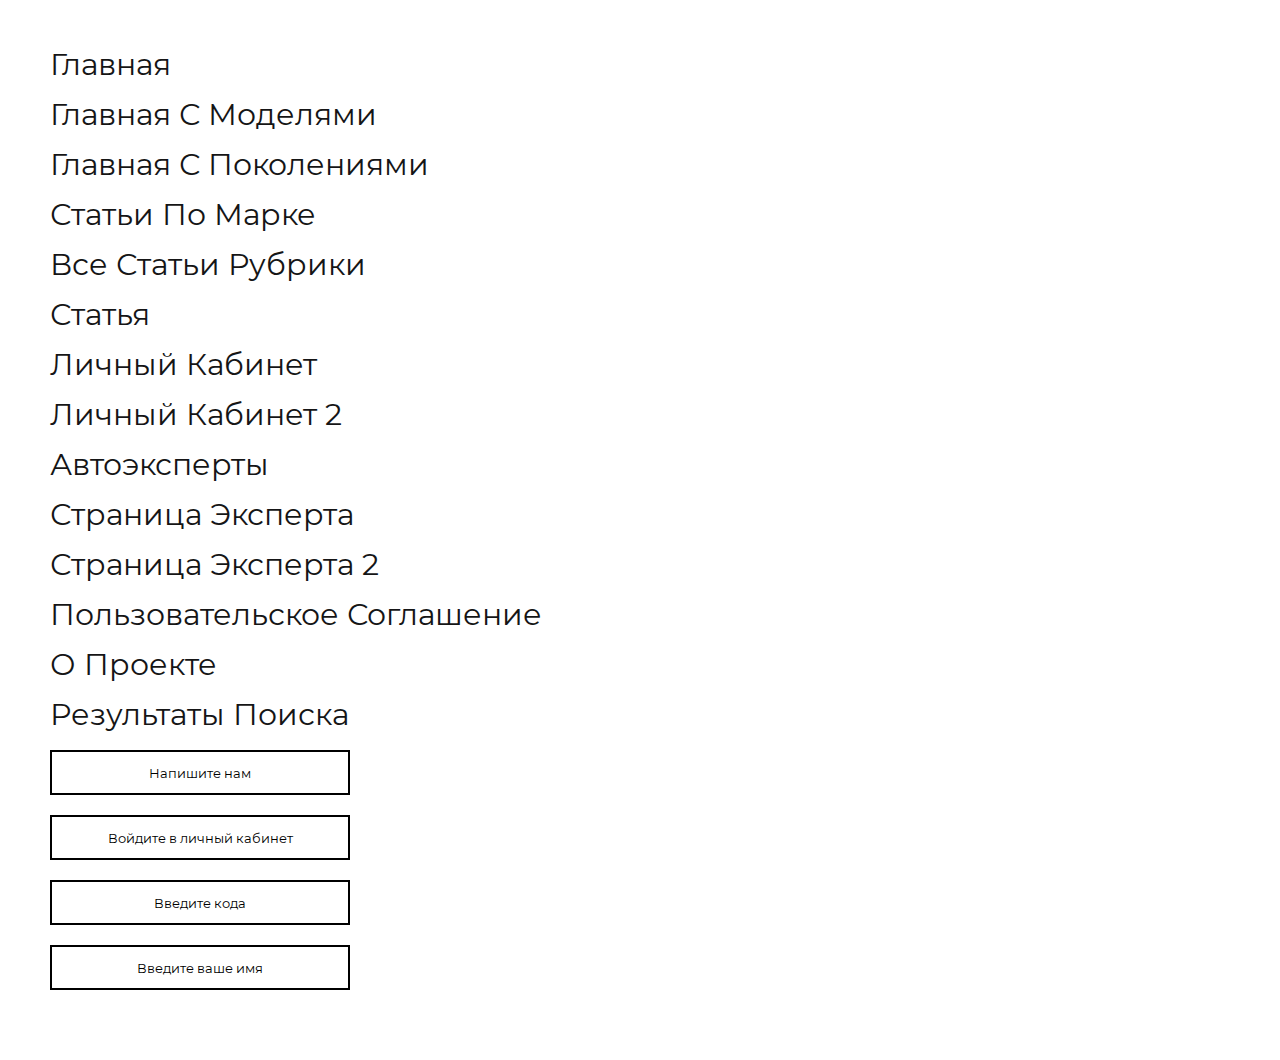
<file: nav.html>
<!DOCTYPE html> <html lang="ru">

<head>
    <meta charset="UTF-8">
    <meta name="viewport" content="width=device-width, initial-scale=1.0">
    <meta name="description" content="">
    <meta name="keywords" content="">
    <link rel="stylesheet" href="css/libs.min.css">
    <link rel="stylesheet" href="css/style.min.css">
    <link rel="icon" href="img/favicon.ico">
    <script src="https://api-maps.yandex.ru/2.1/?lang=ru_RU&apikey=9133eb49-3a97-4b2d-90be-6b80a97a5036" type="text/javascript"></script>
    <title>Главная</title>
</head>



<style>
    .wrapper a {
        font-size: 30px;
        text-transform: capitalize;
    }

    .wrapper button {
        margin-bottom: 25px;
        width: 300px;
        height: 45px;
    }
</style>

<body class="page">

    <div class="wrapper" style="padding: 50px;">
        <a href="index.html" style="display: block; margin-bottom: 20px;">
            Главная
        </a>
        <a href="index-models.html" style="display: block; margin-bottom: 20px;">
            Главная с моделями
        </a>
        <a href="index-generation.html" style="display: block; margin-bottom: 20px;">
            Главная с поколениями
        </a>
        <a href="blog.html" style="display: block; margin-bottom: 20px;">
            Статьи по марке
        </a>
        <a href="blog2.html" style="display: block; margin-bottom: 20px;">
            Все статьи рубрики
        </a>
        <a href="article.html" style="display: block; margin-bottom: 20px;">
            Статья
        </a>
        <a href="profile.html" style="display: block; margin-bottom: 20px;">
            Личный кабинет
        </a>
        <a href="profile2.html" style="display: block; margin-bottom: 20px;">
            Личный кабинет 2
        </a>
        <a href="experts.html" style="display: block; margin-bottom: 20px;">
            Автоэксперты
        </a>
        <a href="experts2.html" style="display: block; margin-bottom: 20px;">
            Страница эксперта
        </a>
        <a href="experts3.html" style="display: block; margin-bottom: 20px;">
            Страница эксперта 2
        </a>
        <a href="conf.html" style="display: block; margin-bottom: 20px;">
            Пользовательское соглашение
        </a>
        <a href="about.html" style="display: block; margin-bottom: 20px;">
            О проекте
        </a>
        <a href="search.html" style="display: block; margin-bottom: 20px;">
            Результаты поиска
        </a>



        <button style="border: 2px solid #000;margin-bottom: 20px;" data-modal="messageModal">
            Напишите нам
        </button>
        <button style="border: 2px solid #000;margin-bottom: 20px;" data-modal="loginModal">
            Войдите в личный кабинет
        </button>
        <button style="border: 2px solid #000;margin-bottom: 20px;" data-modal="codeModal">
            Введите кода
        </button>
        <button style="border: 2px solid #000;margin-bottom: 20px;" data-modal="nameModal">
            Введите ваше имя
        </button>

    </div>

    <div class="modal" id="messageModal">
    <div class="modal__bg _close-modal"></div>
    <div class="modal__dialog">
        <button class="modal__close _close-modal">
            <img src="img/close2.svg" alt="">
        </button>
        <div class="modal__info">
            <div class="modal__title display2 semi-bold-text accent2-text">
                Напишите нам
            </div>
        </div>
        <form class="modal__form">
            <fieldset class="fg ">
    
    
    <label>
        Ваше имя
    </label>
    <input @@disabled type="text" placeholder="Иван">
    <div class="fg__error-text">
        <div class="text14 red-text">
            
        </div>
    </div>
    
</fieldset>

            <fieldset class="fg ">
    
    
    <label>
        E-mail адрес
    </label>
    <input @@disabled type="email" placeholder="ivan@mail.ru">
    <div class="fg__error-text">
        <div class="text14 red-text">
            
        </div>
    </div>
    
</fieldset>

            <fieldset class="fg _error">
    
    
    <label>
        Номер телефона *
    </label>
    <input @@disabled type="tel" placeholder="">
    <div class="fg__error-text">
        <div class="text14 red-text">
            * Это поле обязательно для заполнения
        </div>
    </div>
    
</fieldset>

            <fieldset class="fg ">
    
    <label>
        Ваш вопрос *
    </label>
    <textarea placeholder="Напишите что-нибудь"></textarea>
    <div class="fg__error-text">
        <div class="text14 red-text">
            
        </div>
    </div>
    
</fieldset>

            <div class="modal__captcha">
                <fieldset class="fg _error">
    
    
    <label>
        Введите слово с картинки
    </label>
    <input  type="text" placeholder="">
    <div class="fg__error-text">
        <div class="text14 red-text">
            * Неверные символы, попробуйте ещё раз
        </div>
    </div>
    
</fieldset>

                <div class="captcha">
                    <img src="img/captcha.png" alt="">
                    <button class="captcha__btn">
                        <img src="img/reload.svg" alt="">
                    </button>
                </div>
            </div>

            <div class="m-radio modal__check">
                <input type="checkbox">
                <label>
                    <span class="text14">
                        Я соглашаюсь с
                        <a href="#">политикой конфиденциальности</a>
                        и <a href="#">условиями обработки персональных данных</a>
                    </span>
                </label>
            </div>

            <button class="modal__btn m-btn m-btn50 linear-btn">
                <span>Отправить</span>
            </button>
        </form>
    </div>
</div>

<div class="modal modal-small" id="loginModal">
    <div class="modal__bg _close-modal"></div>
    <div class="modal__dialog">
        <button class="modal__close _close-modal">
            <img src="img/close2.svg" alt="">
        </button>
        <div class="modal__info">
            <div class="display2 semi-bold-text">
                Войдите в личный кабинет
            </div>
            <div class="text17 font2 light-weight-text">
                Вы сможете оставлять комментарии, получать рассылки, сохранять статьи
            </div>
        </div>
        <form class="modal__form">
            <fieldset class="fg ">
    
    
    <input @@disabled type="email" placeholder="Ваш e-mail адрес">
    <div class="fg__error-text">
        <div class="text14 red-text">
            
        </div>
    </div>
    
    <div class="fg__hint">
        <div class="text14">
            На указанную почту придёт код для входа в личный кабинет
        </div>
    </div>
</fieldset>

            <button class="modal__btn m-btn m-btn50 linear-btn">
                <span>Отправить</span>
            </button>
        </form>
    </div>
</div>

<div class="modal modal-small" id="codeModal">
    <div class="modal__bg _close-modal"></div>
    <div class="modal__dialog">
        <button class="modal__close _close-modal">
            <img src="img/close2.svg" alt="">
        </button>
        <div class="modal__info">
            <div class="display2 semi-bold-text">
                Введите кода
            </div>
            <div class="text17 font2 light-weight-text">
                Ма выслали шестизначный код для входа на почту na**nt@kremlin.net. Скопируйте его в поле ввода.
            </div>
        </div>
        <form class="modal__form">
            <fieldset class="fg code-field">
    
    
    <input @@disabled type="text" placeholder="ХХХ ХХХ">
    <div class="fg__error-text">
        <div class="text14 red-text">
            
        </div>
    </div>
    
</fieldset>

            <button class="modal__btn m-btn m-btn50 linear-btn">
                <span>Продолжить</span>
            </button>
        </form>
        <button class="modal__resend">
            <spam class="text11 grey-text font2">
                Отправить код ещё раз
            </spam>
        </button>
    </div>
</div>

<div class="modal modal-small" id="nameModal">
    <div class="modal__bg _close-modal"></div>
    <div class="modal__dialog">
        <button class="modal__close _close-modal">
            <img src="img/close2.svg" alt="">
        </button>
        <div class="modal__info">
            <div class="display2 semi-bold-text">
                Введите ваше имя
            </div>
            <div class="text17 font2 light-weight-text">
                Так нам будет удобнее обращаться к вам (общаться с вами? вотэвер)
            </div>
        </div>
        <form class="modal__form">
            <fieldset class="fg ">
    
    
    <input @@disabled type="text" placeholder="Иван">
    <div class="fg__error-text">
        <div class="text14 red-text">
            
        </div>
    </div>
    
</fieldset>

            <button class="modal__btn m-btn m-btn50 linear-btn">
                <span>Войти</span>
            </button>
        </form>
        <button class="modal__resend">
            <spam class="text11 grey-text font2">
                Отправить код ещё раз
            </spam>
        </button>
    </div>
</div>

    <!--  -->
    <script src="js/libs.min.js"></script>
<script src="js/main.min.js"></script>

</body>

</html>
</file>
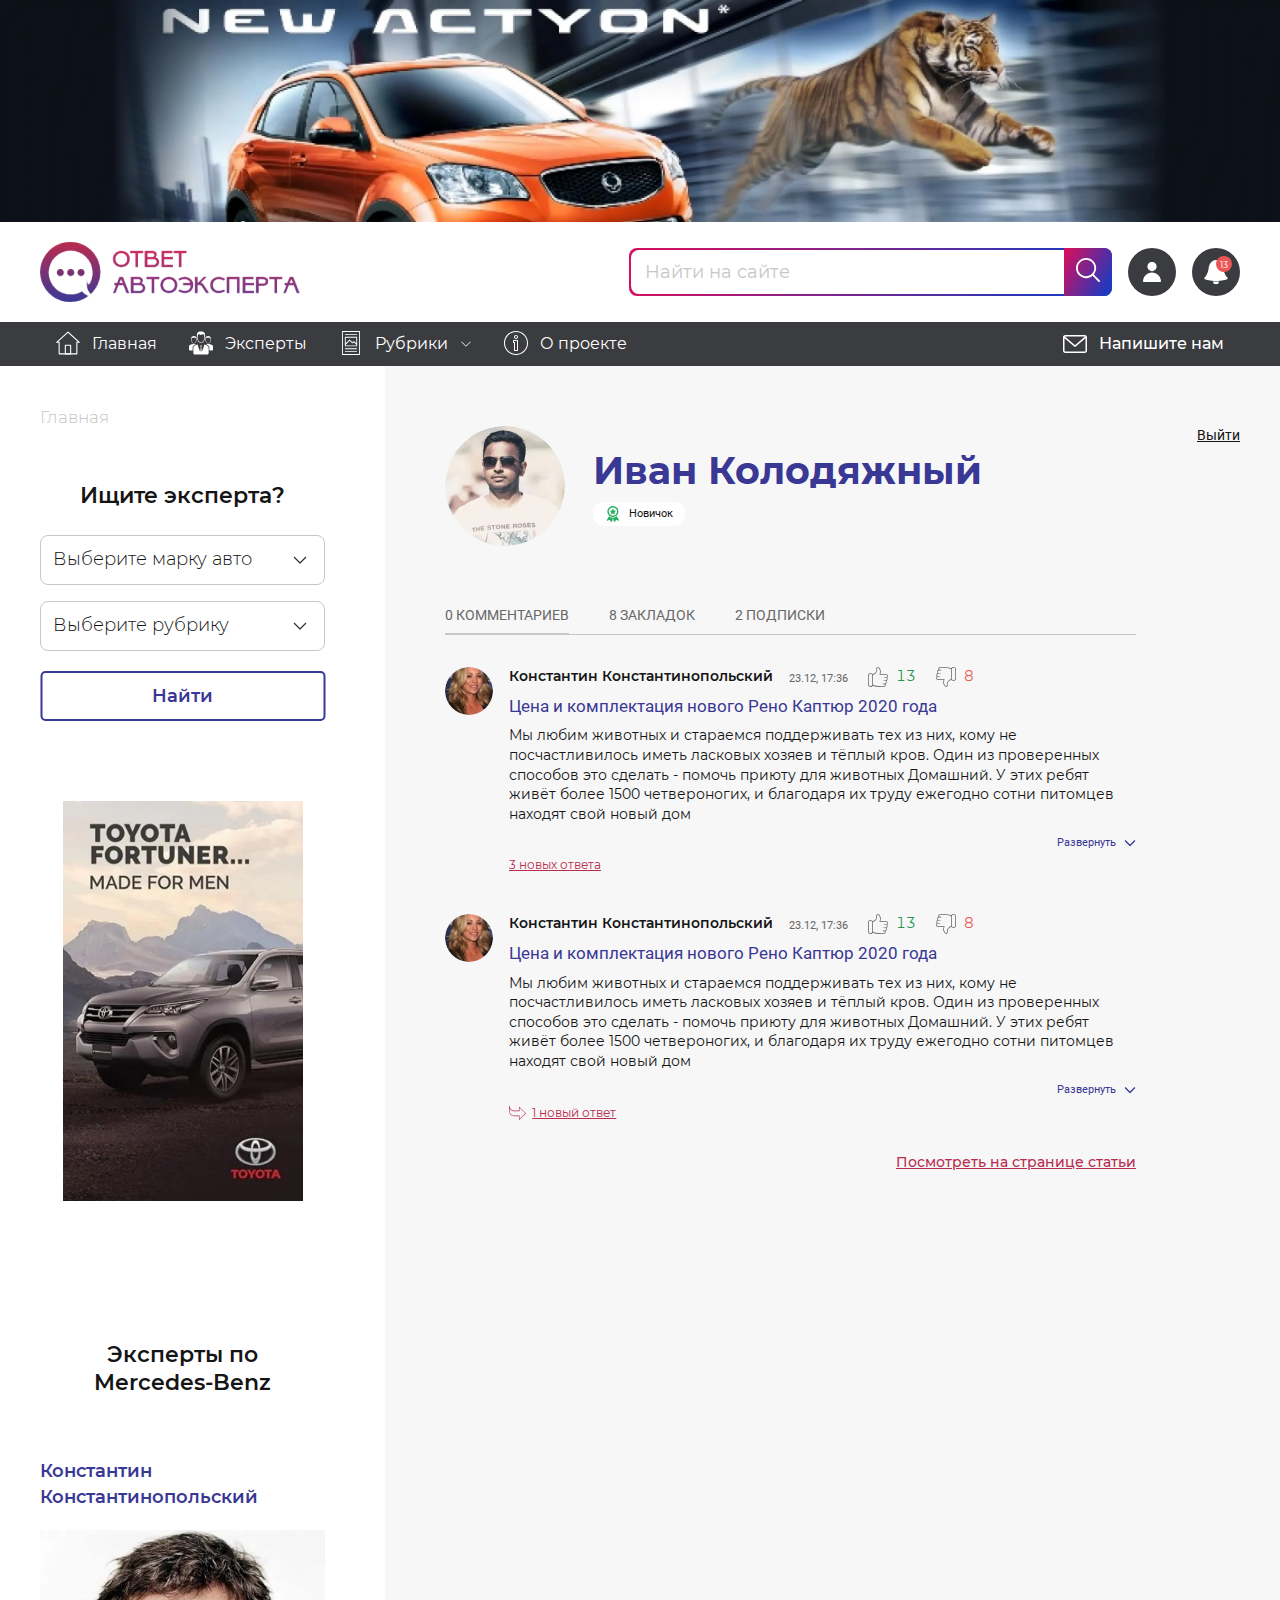
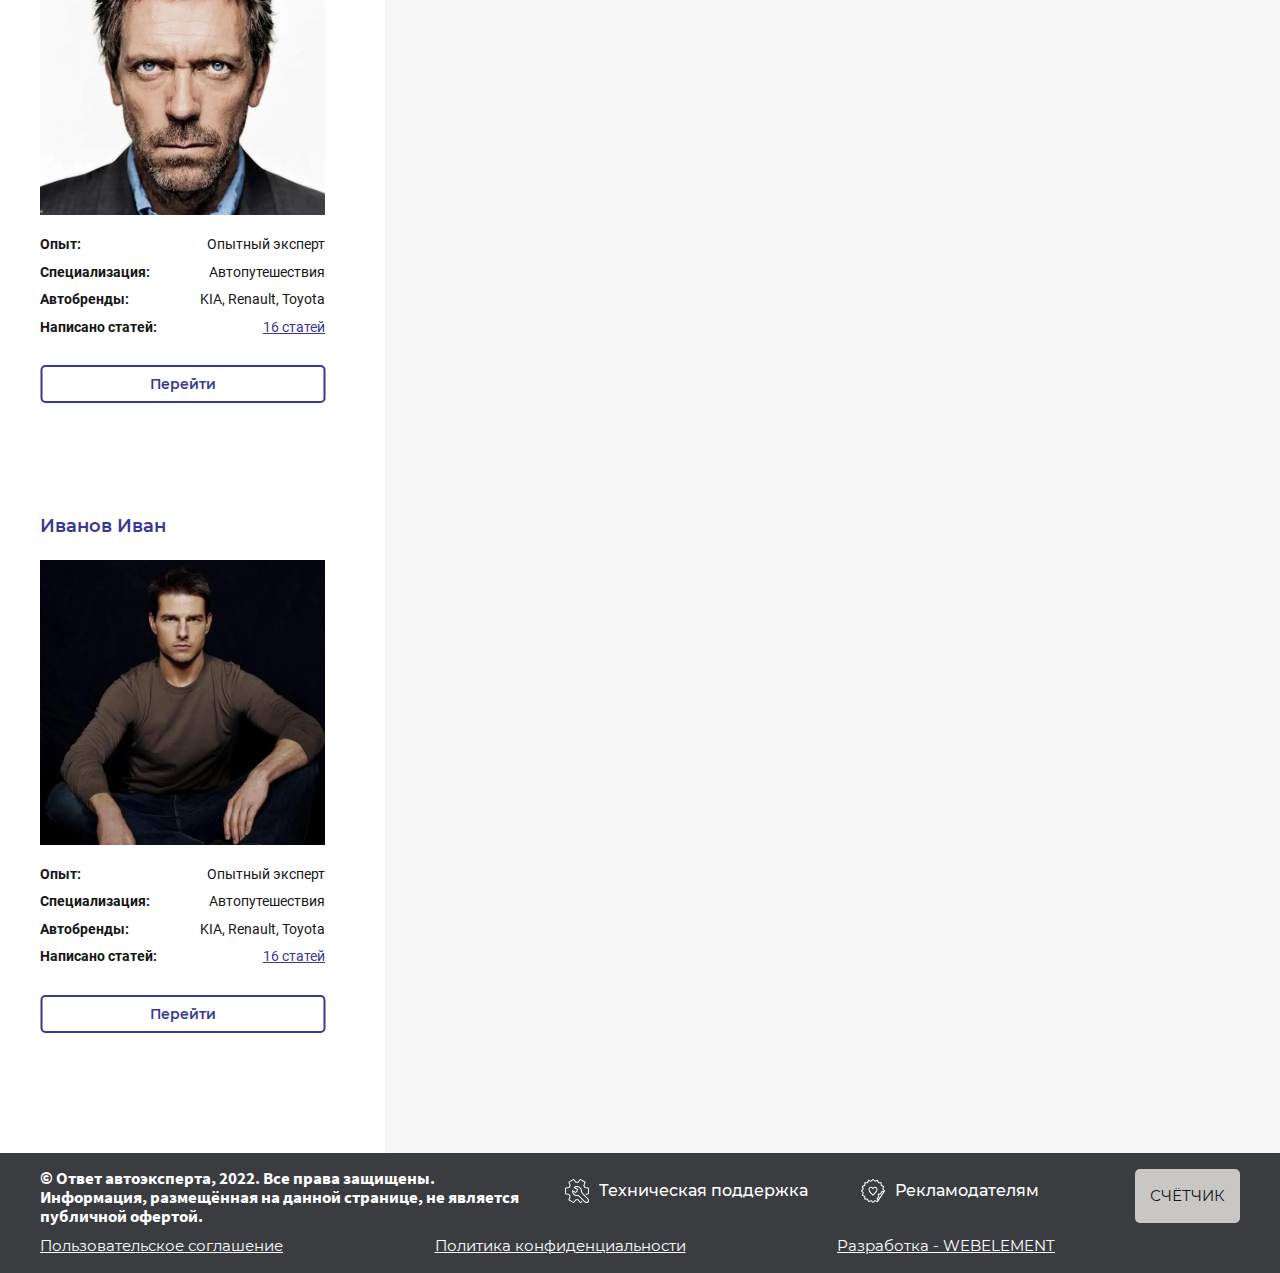
<file: profile.html>
<!DOCTYPE html> <html lang="ru">

<head>
    <meta charset="UTF-8">
    <meta name="viewport" content="width=device-width, initial-scale=1.0">
    <meta name="description" content="">
    <meta name="keywords" content="">
    <link rel="stylesheet" href="css/libs.min.css">
    <link rel="stylesheet" href="css/style.min.css">
    <link rel="icon" href="img/favicon.ico">
    <script src="https://api-maps.yandex.ru/2.1/?lang=ru_RU&apikey=9133eb49-3a97-4b2d-90be-6b80a97a5036" type="text/javascript"></script>
    <title>Личный кабинет</title>
</head>


<body class="page">
    <div class="wrapper">
        <a href="" class="banner">
    <picture>
        <source srcset="img/banner.webp" type="image/webp">
        <img width="1440" height="250" src="img/banner.jpg" alt="">
    </picture>
</a>

        <div class="banner2">
    <div class="text14 light-weight-text">
        Спецпредложение: купи авто по цене и получи дубликаты госномеров в подарок!
    </div>
</div>

        <header class="header _authorized">
            <div class="header-top">
    <div class="container">
        <div class="header-top__inner">
            <a href="#" class="header__logo">
                <img width="260" height="60" src="img/logo.png" alt="">
<!--                <img width="260" height="60" src="img/logoza-ru-vector.svg" alt="">-->
            </a>

            <div class="header-search">
                <fieldset class="fg fg-linear">
                    <input type="text" placeholder="Найти на сайте">
                    <span class="fg-linear__border"></span>
                </fieldset>
                <button class="header-search__btn">
                    <img width="24" height="24" src="img/search.svg" alt="">
                </button>

            </div>

            <div class="header__buttons">
                <button class="header__mob-btn">
                    <img width="44" height="44" src="img/email_Mob.svg" alt="">
                </button>
                <button class="_show-search header__mob-btn">
                    <img width="44" height="44" src="img/search_Mob.svg" alt="">
                </button>
                <button class="_show-menu header__mob-btn">
                    <img width="44" height="44" src="img/menu_Mob.svg" alt="">
                </button>
            </div>
        </div>
    </div>
</div>

<div class="menu">
    <div class="container">
        <button class="menu__close">
            <img width="24" height="24" src="img/close.svg" alt="">
        </button>
        <div class="menu__inner">
            <ul class="nav">
                <li class="nav__item">
                    <a href="#" class="nav__link">
                        <span class="nav__icon">
                            <svg width="24" height="24">
                                <use xlink:href="img/sprite.svg#mainIcon1"></use>
                            </svg>
                        </span>
                        <span>Главная</span>
                    </a>
                </li>
                <li class="nav__item">
                    <a href="#" class="nav__link">
                        <span class="nav__icon">
                            <svg class="fill-svg" width="24" height="24">
                                <use xlink:href="img/sprite.svg#mainIcon2"></use>
                            </svg>
                        </span>
                        <span>Эксперты</span>
                    </a>
                </li>
                <li class="nav__item">
                    <div class="nav__item-show">
                        <span class="nav__icon">
                            <svg class="fill-svg" width="24" height="24">
                                <use xlink:href="img/sprite.svg#mainIcon3"></use>
                            </svg>
                        </span>
                        <span>Рубрики</span>
                        <svg class="nav__arrow" width="14" height="8">
                            <use xlink:href="img/sprite.svg#arrowBottom"></use>
                        </svg>
                    </div>
                    <div class="nav__item-hidden">
                        <div class="nav__sublinks">
                            <a href="#" class="nav__sublink">
                                Выбор и покупка авто
                            </a>
                            <a href="#" class="nav__sublink">
                                Ремонт и обслуживание
                            </a>
                            <a href="#" class="nav__sublink">
                                Справочная информация
                            </a>
                            <a href="#" class="nav__sublink">
                                Автопутешествия и маршруты
                            </a>
                            <a href="#" class="nav__sublink">
                                Работа на авто
                            </a>
                            <a href="#" class="nav__sublink">
                                Права и вождение
                            </a>
                        </div>
                    </div>
                </li>
                <li class="nav__item">
                    <a href="#" class="nav__link">
                        <span class="nav__icon">
                            <svg class="fill-svg" width="24" height="24">
                                <use xlink:href="img/sprite.svg#mainIcon4"></use>
                            </svg>
                        </span>
                        <span>О проекте</span>
                    </a>
                </li>
            </ul>
            
            
            <div class="header-auth">
                <a href="#" class="header-auth__btn m-btn m-btn-black m-btn-icon">
                    <svg width="24" height="24">
                        <use xlink:href="img/sprite.svg#userIcon"></use>
                    </svg>
                    <span class="header-auth__title">
                        Профиль
                    </span>
                </a>
                <a href="#" class="header-auth__btn m-btn m-btn-black m-btn-icon">
                    <svg width="24" height="24">
                        <use xlink:href="img/sprite.svg#noteIcon"></use>
                    </svg>
                    <span class="header-auth__notification">
                        <span class="text9">
                            13
                        </span>
                    </span>
                </a>
            </div>
            
            <button type="button" class="menu__mail">
                <img src="img/email.svg" alt="">
                <span class="text16 medium-weight-text">
                    Напишите нам
                </span>
            </button>

            <form action="" class="menu-form">
    <div class="menu-form__title display3 semi-bold-text accent2-text">
        Ищите эксперта?
    </div>
    <div class="menu-form__fields">
        <fieldset class="fg m-select">
    
    <select>
        <option selected disabled hidden>
            Выберите марку авто
        </option>
        <option>
            марка 1
        </option>
        
        <option>
            марка 2
        </option>
        
    </select>
</fieldset>

        <fieldset class="fg m-select">
    
    <select>
        <option selected disabled hidden>
            Выберите рубрику
        </option>
        <option>
            рубрика 1
        </option>
        
        <option>
            рубрика 2
        </option>
        
    </select>
</fieldset>

    </div>
    <button class="menu-form__btn m-btn m-btn50 linear-btn">
        <span>Найти</span>
    </button>
</form>

        </div>
    </div>
</div>

        </header>
        <main class="content">

            <section class="blog">
                <div class="container">
                    <div class="breadcrumbs">
                        <a href="#" class="breadcrumbs__item">Главная</a>
                    </div>

                    <div class="blog__inner">
                        <div class="blog__sidebar blog__sidebar--mob-hide">
                            
<form action="" class="menu-form">
    <div class="menu-form__title display3 semi-bold-text accent2-text">
        Ищите эксперта?
    </div>
    <div class="menu-form__fields">
        <fieldset class="fg m-select">
    
    <select>
        <option selected disabled hidden>
            Выберите марку авто
        </option>
        <option>
            марка 1
        </option>
        
        <option>
            марка 2
        </option>
        
    </select>
</fieldset>

        <fieldset class="fg m-select">
    
    <select>
        <option selected disabled hidden>
            Выберите рубрику
        </option>
        <option>
            рубрика 1
        </option>
        
        <option>
            рубрика 2
        </option>
        
    </select>
</fieldset>

    </div>
    <button class="menu-form__btn m-btn m-btn50 linear-btn">
        <span>Найти</span>
    </button>
</form>

<a href="" class="blog-banner ">
    <picture>
        <source srcset="img/banner3.webp" type="image/webp">
        <img width="240" height="400" src="img/banner3.jpg" alt="">
    </picture>
</a>


<div class="experts">
    <h3 class="experts__title display3 semi-bold-text">
        Эксперты по <br>
        Mercedes-Benz
    </h3>
    <div class="experts__items">
        <div class="expert-card">
    <a href="#" class="expert-card__title text18 semi-bold-text accent2-text">
        Константин Константинопольский
    </a>
    <div class="expert-card__img">
        <picture>
            <source srcset="img/expert.webp" type="image/webp">
            <img width="285" height="285" src="img/expert.jpg" alt="">
        </picture>
    </div>
    <div class="expert-card__items">
        <div class="expert-card__item">
            <span class="expert-card__item-title">Опыт:</span>
            <span class="expert-card__item-desc">Опытный эксперт</span>
        </div>
        <div class="expert-card__item">
            <span class="expert-card__item-title">Специализация:</span>
            <span class="expert-card__item-desc">Автопутешествия</span>
        </div>
        <div class="expert-card__item">
            <span class="expert-card__item-title">Автобренды:</span>
            <span class="expert-card__item-desc">KIA, Renault, Toyota</span>
        </div>
        <div class="expert-card__item">
            <span class="expert-card__item-title">Написано статей:</span>
            <a href="#" class="expert-card__item-desc accent-link2">16 статей</a>
        </div>
    </div>
    <a href="#" class="expert-card__btn m-btn m-btn38 linear-btn">
        <span>Перейти</span>
    </a>
</div>

        <div class="expert-card">
    <a href="#" class="expert-card__title text18 semi-bold-text accent2-text">
        Иванов Иван
    </a>
    <div class="expert-card__img">
        <picture>
            <source srcset="img/expert2.webp" type="image/webp">
            <img width="285" height="285" src="img/expert2.jpg" alt="">
        </picture>
    </div>
    <div class="expert-card__items">
        <div class="expert-card__item">
            <span class="expert-card__item-title">Опыт:</span>
            <span class="expert-card__item-desc">Опытный эксперт</span>
        </div>
        <div class="expert-card__item">
            <span class="expert-card__item-title">Специализация:</span>
            <span class="expert-card__item-desc">Автопутешествия</span>
        </div>
        <div class="expert-card__item">
            <span class="expert-card__item-title">Автобренды:</span>
            <span class="expert-card__item-desc">KIA, Renault, Toyota</span>
        </div>
        <div class="expert-card__item">
            <span class="expert-card__item-title">Написано статей:</span>
            <a href="#" class="expert-card__item-desc accent-link2">16 статей</a>
        </div>
    </div>
    <a href="#" class="expert-card__btn m-btn m-btn38 linear-btn">
        <span>Перейти</span>
    </a>
</div>

    </div>
</div>


                        </div>
                        <div class="blog__content tabs-parent">
                            <div class="profile">
    <div class="profile__wrap">
        <div class="avatar">
            <picture>
                <source srcset="img/avatar5.webp" type="image/webp">
                <img width="120" height="120" src="img/avatar5.jpg" alt="">
            </picture>
        </div>
        <div class="profile__info">
            <h1 class="profile__name">
                                            <span class="display1 accent2-text bold-text">
                                                Иван Колодяжный
                                            </span>
            </h1>
            <div class="comment-card__status">
                <img width="16" height="16" src="img/status.svg" alt="">
                <span class="text11 font2">
                                                Новичок
                                            </span>
            </div>
        </div>
    </div>
    <div class="profile__nav">
        <a href="#" class="profile__logout text14 font2">
            Выйти
        </a>
    </div>
</div>


                            <div class="article-width">
                                <div class="profile__tabs tabs">
    <div class="_tab _active" data-tab="comments">
        <span>0 КОММЕНТАРИЕВ</span>
    </div>
    <div class="_tab" data-tab="favourite">
        <span>8 ЗАКЛАДОК</span>
    </div>
    <div class="_tab" data-tab="subscribe">
        <span>2 ПОДПИСКИ</span>
    </div>
</div>



                                <div class="profile__content">
                                    <div class="_tab-content _active _tab-comments">
                                        <div class="profile-comments">
                                            <div class="comments__items">
                                                <div class="comment-group">
                                                    <div class="comment-card">
    <div class="avatar">
        <picture>
            <source srcset="img/avatar.webp" type="image/webp">
            <img width="48" height="48" src="img/avatar.jpg" alt="">
        </picture>
    </div>
    <div class="comment-card__content">
        <div class="comment-card__top">
            <div class="comment-card__name">
                <span class="text14 semi-bold-text">
                    Константин Константинопольский
                </span>
            </div>
            <div class="comment-card__date">
                <span class="text11 font2 grey-text">
                    23.12, 17:36
                </span>
            </div>
            <div class="comment-card__reactions">
                <button class="reactions__btn _like">
                    <svg width="32" height="32">
                        <use xlink:href="img/sprite.svg#reaction"></use>
                    </svg>
                    <span class="text14 reactions__btn-text grey-text">
                        13
                    </span>
                </button>
                <button class="reactions__btn _unlike">
                    <svg width="32" height="32">
                        <use xlink:href="img/sprite.svg#reaction2"></use>
                    </svg>
                    <span class="text14 reactions__btn-text grey-text">
                        8
                    </span>
                </button>
            </div>
        </div>
        <div class="comment-card__title">
            <div class="text17 font2 accent2-text">
                Цена и комплектация нового Рено Каптюр 2020 года
            </div>
        </div>
        <div class="comment-card__text">
            <div class="text14">
                <p>Мы любим животных и стараемся поддерживать тех из них, кому не посчастливилось иметь ласковых хозяев и тёплый кров. Один из проверенных способов это сделать - помочь приюту для животных Домашний. У этих ребят живёт более 1500 четвероногих, и благодаря их труду ежегодно сотни питомцев находят свой новый дом</p>
                
            </div>
        </div>
        
        <button class="comment-card__toggle font2 accent2-text">
            <span class="_view1 text11">
                Развернуть
            </span>
            <span class="_view2 text11">
                Свернуть
            </span>
            <img src="img/arrow-down-blue.svg" alt="">
        </button>
        
        <div class="comment-card__new">
            <button class="comment-card__new-text">
                
                <span class="text14">
                    3 новых ответа
                </span>
            </button>
        </div>
        <div class="fg comment-field comment-card__field">
    <textarea placeholder="Оставьте комментарий тут"></textarea>
    <div class="comment-field__nav">
        <div class="comment-field__picture">
            <input type="file">
            <svg width="24" height="24">
                <use xlink:href="img/sprite.svg#picture"></use>
            </svg>
        </div>
        <button class="comment-field__btn m-btn m-btn-accent2 m-btn34">
            <span>Отправить</span>
        </button>
    </div>
    <div class="fg__error-text">
        <span class="text14 accent-text font2">
            Войдите, чтобы оставить комментарий
        </span>
    </div>
</div>

    </div>
</div>

                                                    <div class="comment-subgroup">
                                                        <div class="comment-card">
    <div class="avatar">
        <picture>
            <source srcset="img/avatar.webp" type="image/webp">
            <img width="48" height="48" src="img/avatar.jpg" alt="">
        </picture>
    </div>
    <div class="comment-card__content">
        <div class="comment-card__top">
            <div class="comment-card__name">
                <span class="text14 semi-bold-text">
                    Константин Константинопольский
                </span>
            </div>
            <div class="comment-card__date">
                <span class="text11 font2 grey-text">
                    23.12, 17:36
                </span>
            </div>
            <div class="comment-card__reactions">
                <button class="reactions__btn _like">
                    <svg width="32" height="32">
                        <use xlink:href="img/sprite.svg#reaction"></use>
                    </svg>
                    <span class="text14 reactions__btn-text grey-text">
                        13
                    </span>
                </button>
                <button class="reactions__btn _unlike">
                    <svg width="32" height="32">
                        <use xlink:href="img/sprite.svg#reaction2"></use>
                    </svg>
                    <span class="text14 reactions__btn-text grey-text">
                        8
                    </span>
                </button>
            </div>
        </div>
        <div class="comment-card__title">
            <div class="text17 font2 accent2-text">
                Цена и комплектация нового Рено Каптюр 2020 года
            </div>
        </div>
        <div class="comment-card__text">
            <div class="text14">
                <p>Мы любим животных и стараемся поддерживать тех из них, кому не посчастливилось иметь ласковых хозяев и тёплый кров. Один из проверенных способов это сделать - помочь приюту для животных Домашний. У этих ребят живёт более 1500 четвероногих, и благодаря их труду ежегодно сотни питомцев находят свой новый дом</p>
                
            </div>
        </div>
        
        
        <div class="fg comment-field comment-card__field">
    <textarea placeholder="Оставьте комментарий тут"></textarea>
    <div class="comment-field__nav">
        <div class="comment-field__picture">
            <input type="file">
            <svg width="24" height="24">
                <use xlink:href="img/sprite.svg#picture"></use>
            </svg>
        </div>
        <button class="comment-field__btn m-btn m-btn-accent2 m-btn34">
            <span>Отправить</span>
        </button>
    </div>
    <div class="fg__error-text">
        <span class="text14 accent-text font2">
            Войдите, чтобы оставить комментарий
        </span>
    </div>
</div>

    </div>
</div>

                                                        <div class="comment-card">
    <div class="avatar">
        <picture>
            <source srcset="img/avatar.webp" type="image/webp">
            <img width="48" height="48" src="img/avatar.jpg" alt="">
        </picture>
    </div>
    <div class="comment-card__content">
        <div class="comment-card__top">
            <div class="comment-card__name">
                <span class="text14 semi-bold-text">
                    Константин Константинопольский
                </span>
            </div>
            <div class="comment-card__date">
                <span class="text11 font2 grey-text">
                    23.12, 17:36
                </span>
            </div>
            <div class="comment-card__reactions">
                <button class="reactions__btn _like">
                    <svg width="32" height="32">
                        <use xlink:href="img/sprite.svg#reaction"></use>
                    </svg>
                    <span class="text14 reactions__btn-text grey-text">
                        13
                    </span>
                </button>
                <button class="reactions__btn _unlike">
                    <svg width="32" height="32">
                        <use xlink:href="img/sprite.svg#reaction2"></use>
                    </svg>
                    <span class="text14 reactions__btn-text grey-text">
                        8
                    </span>
                </button>
            </div>
        </div>
        <div class="comment-card__title">
            <div class="text17 font2 accent2-text">
                Цена и комплектация нового Рено Каптюр 2020 года
            </div>
        </div>
        <div class="comment-card__text">
            <div class="text14">
                <p>Мы любим животных и стараемся поддерживать тех из них, кому не посчастливилось иметь ласковых хозяев и тёплый кров. Один из проверенных способов это сделать - помочь приюту для животных Домашний. У этих ребят живёт более 1500 четвероногих, и благодаря их труду ежегодно сотни питомцев находят свой новый дом</p>
                
            </div>
        </div>
        
        
        <div class="fg comment-field comment-card__field">
    <textarea placeholder="Оставьте комментарий тут"></textarea>
    <div class="comment-field__nav">
        <div class="comment-field__picture">
            <input type="file">
            <svg width="24" height="24">
                <use xlink:href="img/sprite.svg#picture"></use>
            </svg>
        </div>
        <button class="comment-field__btn m-btn m-btn-accent2 m-btn34">
            <span>Отправить</span>
        </button>
    </div>
    <div class="fg__error-text">
        <span class="text14 accent-text font2">
            Войдите, чтобы оставить комментарий
        </span>
    </div>
</div>

    </div>
</div>

                                                    </div>
                                                </div>

                                                <div class="comment-group">
                                                    <div class="comment-card">
    <div class="avatar">
        <picture>
            <source srcset="img/avatar.webp" type="image/webp">
            <img width="48" height="48" src="img/avatar.jpg" alt="">
        </picture>
    </div>
    <div class="comment-card__content">
        <div class="comment-card__top">
            <div class="comment-card__name">
                <span class="text14 semi-bold-text">
                    Константин Константинопольский
                </span>
            </div>
            <div class="comment-card__date">
                <span class="text11 font2 grey-text">
                    23.12, 17:36
                </span>
            </div>
            <div class="comment-card__reactions">
                <button class="reactions__btn _like">
                    <svg width="32" height="32">
                        <use xlink:href="img/sprite.svg#reaction"></use>
                    </svg>
                    <span class="text14 reactions__btn-text grey-text">
                        13
                    </span>
                </button>
                <button class="reactions__btn _unlike">
                    <svg width="32" height="32">
                        <use xlink:href="img/sprite.svg#reaction2"></use>
                    </svg>
                    <span class="text14 reactions__btn-text grey-text">
                        8
                    </span>
                </button>
            </div>
        </div>
        <div class="comment-card__title">
            <div class="text17 font2 accent2-text">
                Цена и комплектация нового Рено Каптюр 2020 года
            </div>
        </div>
        <div class="comment-card__text">
            <div class="text14">
                <p>Мы любим животных и стараемся поддерживать тех из них, кому не посчастливилось иметь ласковых хозяев и тёплый кров. Один из проверенных способов это сделать - помочь приюту для животных Домашний. У этих ребят живёт более 1500 четвероногих, и благодаря их труду ежегодно сотни питомцев находят свой новый дом</p>
                
            </div>
        </div>
        
        <button class="comment-card__toggle font2 accent2-text">
            <span class="_view1 text11">
                Развернуть
            </span>
            <span class="_view2 text11">
                Свернуть
            </span>
            <img src="img/arrow-down-blue.svg" alt="">
        </button>
        
        <div class="comment-card__new">
            <button class="comment-card__new-text">
                
                <img src="img/linkArrow.svg" alt="">
                
                <span class="text14">
                    1 новый ответ
                </span>
            </button>
        </div>
        <div class="fg comment-field comment-card__field">
    <textarea placeholder="Оставьте комментарий тут"></textarea>
    <div class="comment-field__nav">
        <div class="comment-field__picture">
            <input type="file">
            <svg width="24" height="24">
                <use xlink:href="img/sprite.svg#picture"></use>
            </svg>
        </div>
        <button class="comment-field__btn m-btn m-btn-accent2 m-btn34">
            <span>Отправить</span>
        </button>
    </div>
    <div class="fg__error-text">
        <span class="text14 accent-text font2">
            Войдите, чтобы оставить комментарий
        </span>
    </div>
</div>

    </div>
</div>

                                                    <div class="comment-subgroup">
                                                        <div class="comment-card">
    <div class="avatar">
        <picture>
            <source srcset="img/avatar.webp" type="image/webp">
            <img width="48" height="48" src="img/avatar.jpg" alt="">
        </picture>
    </div>
    <div class="comment-card__content">
        <div class="comment-card__top">
            <div class="comment-card__name">
                <span class="text14 semi-bold-text">
                    Константин Константинопольский
                </span>
            </div>
            <div class="comment-card__date">
                <span class="text11 font2 grey-text">
                    23.12, 17:36
                </span>
            </div>
            <div class="comment-card__reactions">
                <button class="reactions__btn _like">
                    <svg width="32" height="32">
                        <use xlink:href="img/sprite.svg#reaction"></use>
                    </svg>
                    <span class="text14 reactions__btn-text grey-text">
                        13
                    </span>
                </button>
                <button class="reactions__btn _unlike">
                    <svg width="32" height="32">
                        <use xlink:href="img/sprite.svg#reaction2"></use>
                    </svg>
                    <span class="text14 reactions__btn-text grey-text">
                        8
                    </span>
                </button>
            </div>
        </div>
        <div class="comment-card__title">
            <div class="text17 font2 accent2-text">
                Цена и комплектация нового Рено Каптюр 2020 года
            </div>
        </div>
        <div class="comment-card__text">
            <div class="text14">
                <p>Мы любим животных и стараемся поддерживать тех из них, кому не посчастливилось иметь ласковых хозяев и тёплый кров. Один из проверенных способов это сделать - помочь приюту для животных Домашний. У этих ребят живёт более 1500 четвероногих, и благодаря их труду ежегодно сотни питомцев находят свой новый дом</p>
                
            </div>
        </div>
        
        
        <div class="fg comment-field comment-card__field">
    <textarea placeholder="Оставьте комментарий тут"></textarea>
    <div class="comment-field__nav">
        <div class="comment-field__picture">
            <input type="file">
            <svg width="24" height="24">
                <use xlink:href="img/sprite.svg#picture"></use>
            </svg>
        </div>
        <button class="comment-field__btn m-btn m-btn-accent2 m-btn34">
            <span>Отправить</span>
        </button>
    </div>
    <div class="fg__error-text">
        <span class="text14 accent-text font2">
            Войдите, чтобы оставить комментарий
        </span>
    </div>
</div>

    </div>
</div>

                                                        <div class="comment-card">
    <div class="avatar">
        <picture>
            <source srcset="img/avatar.webp" type="image/webp">
            <img width="48" height="48" src="img/avatar.jpg" alt="">
        </picture>
    </div>
    <div class="comment-card__content">
        <div class="comment-card__top">
            <div class="comment-card__name">
                <span class="text14 semi-bold-text">
                    Константин Константинопольский
                </span>
            </div>
            <div class="comment-card__date">
                <span class="text11 font2 grey-text">
                    23.12, 17:36
                </span>
            </div>
            <div class="comment-card__reactions">
                <button class="reactions__btn _like">
                    <svg width="32" height="32">
                        <use xlink:href="img/sprite.svg#reaction"></use>
                    </svg>
                    <span class="text14 reactions__btn-text grey-text">
                        13
                    </span>
                </button>
                <button class="reactions__btn _unlike">
                    <svg width="32" height="32">
                        <use xlink:href="img/sprite.svg#reaction2"></use>
                    </svg>
                    <span class="text14 reactions__btn-text grey-text">
                        8
                    </span>
                </button>
            </div>
        </div>
        <div class="comment-card__title">
            <div class="text17 font2 accent2-text">
                Цена и комплектация нового Рено Каптюр 2020 года
            </div>
        </div>
        <div class="comment-card__text">
            <div class="text14">
                <p>Мы любим животных и стараемся поддерживать тех из них, кому не посчастливилось иметь ласковых хозяев и тёплый кров. Один из проверенных способов это сделать - помочь приюту для животных Домашний. У этих ребят живёт более 1500 четвероногих, и благодаря их труду ежегодно сотни питомцев находят свой новый дом</p>
                
            </div>
        </div>
        
        
        <div class="fg comment-field comment-card__field">
    <textarea placeholder="Оставьте комментарий тут"></textarea>
    <div class="comment-field__nav">
        <div class="comment-field__picture">
            <input type="file">
            <svg width="24" height="24">
                <use xlink:href="img/sprite.svg#picture"></use>
            </svg>
        </div>
        <button class="comment-field__btn m-btn m-btn-accent2 m-btn34">
            <span>Отправить</span>
        </button>
    </div>
    <div class="fg__error-text">
        <span class="text14 accent-text font2">
            Войдите, чтобы оставить комментарий
        </span>
    </div>
</div>

    </div>
</div>

                                                    </div>
                                                </div>
                                            </div>
                                            <div class="profile-comments__nav">
                                                <a href="#" class="profile-comments__link accent-link">
                                                    Посмотреть на странице статьи
                                                </a>
                                            </div>
                                        </div>
                                    </div>
                                    <div class="_tab-content _tab-favourite">
                                        <div class="favourite">
                                            <div class="favourite__items">
                                                <a href="" class="favourite-card">
    <div class="favourite-card__left">
        <div class="favourite-card__top">
            <div class="avatar">
                <picture>
                    <source srcset="img/avatar5.webp" type="image/webp">
                    <img width="120" height="120" src="img/avatar5.jpg" alt="">
                </picture>
            </div>
            <div class="favourite-card__info">
                <div class="favourite-card__name">
                    <span class="text14 semi-bold-text">
                        Константин Константинопольский
                    </span>
                </div>
                <div class="favourite-card__info-bottom">
                    <div class="favourite-card__date">
                        <span class="text11 grey-text font2">
                            23.12, 17:36
                        </span>
                    </div>
                    <div class="favourite-card__info-items">
                        <div class="favourite-card__info-item">
                            <img width="20" height="20" src="img/view.svg" alt="">
                            <span class="text11 grey-text">
                                23
                            </span>
                        </div>
                        <div class="favourite-card__info-item">
                            <img width="20" height="20" src="img/comment.svg" alt="">
                            <span class="text11 grey-text">
                                16
                            </span>
                        </div>
                    </div>
                </div>
            </div>
        </div>
        <div class="favourite-card__img-wrap">
            <div class="favourite-card__img">
                <picture>
                    <source srcset="img/news.webp" type="image/webp">
                    <img width="180" height="135" src="img/news.jpg" alt="">
                </picture>
            </div>
        </div>
        <div class="favourite-card__title">
            <span class="display3 semi-bold-text accent2-text">
                Цена и комплектация нового Рено Каптюр 2020 года
            </span>
        </div>
        <div class="reactions">
            <div class="reactions__btn _like">
                <svg width="20" height="20">
                    <use xlink:href="img/sprite.svg#reaction"></use>
                </svg>
                <span class="reactions__btn-text text11 green-text">
                    13
                </span>
            </div>
            <div class="reactions__btn _unlike">
                <svg width="20" height="20">
                    <use xlink:href="img/sprite.svg#reaction2"></use>
                </svg>
                <span class="reactions__btn-text text11 red-text">
                    8
                </span>
            </div>
            <div class="reactions__btn _favourite">
                <svg class="_view1" width="20" height="20">
                    <use xlink:href="img/sprite.svg#reaction7"></use>
                </svg>
                <svg class="_view2" width="20" height="20">
                    <use xlink:href="img/sprite.svg#reaction7"></use>
                </svg>
                <span class="reactions__btn-text text11 grey-text">
                    8
                </span>
            </div>
        </div>
    </div>
    <div class="favourite-card__right">

    </div>
</a>

                                                <a href="" class="favourite-card">
    <div class="favourite-card__left">
        <div class="favourite-card__top">
            <div class="avatar">
                <picture>
                    <source srcset="img/avatar5.webp" type="image/webp">
                    <img width="120" height="120" src="img/avatar5.jpg" alt="">
                </picture>
            </div>
            <div class="favourite-card__info">
                <div class="favourite-card__name">
                    <span class="text14 semi-bold-text">
                        Константин Константинопольский
                    </span>
                </div>
                <div class="favourite-card__info-bottom">
                    <div class="favourite-card__date">
                        <span class="text11 grey-text font2">
                            23.12, 17:36
                        </span>
                    </div>
                    <div class="favourite-card__info-items">
                        <div class="favourite-card__info-item">
                            <img width="20" height="20" src="img/view.svg" alt="">
                            <span class="text11 grey-text">
                                23
                            </span>
                        </div>
                        <div class="favourite-card__info-item">
                            <img width="20" height="20" src="img/comment.svg" alt="">
                            <span class="text11 grey-text">
                                16
                            </span>
                        </div>
                    </div>
                </div>
            </div>
        </div>
        <div class="favourite-card__img-wrap">
            <div class="favourite-card__img">
                <picture>
                    <source srcset="img/news2.webp" type="image/webp">
                    <img width="180" height="135" src="img/news2.jpg" alt="">
                </picture>
            </div>
        </div>
        <div class="favourite-card__title">
            <span class="display3 semi-bold-text accent2-text">
                Рост цен на машины в 2022 году связан с чем-то очень важным, но никто не знает, с чем
            </span>
        </div>
        <div class="reactions">
            <div class="reactions__btn _like">
                <svg width="20" height="20">
                    <use xlink:href="img/sprite.svg#reaction"></use>
                </svg>
                <span class="reactions__btn-text text11 green-text">
                    13
                </span>
            </div>
            <div class="reactions__btn _unlike">
                <svg width="20" height="20">
                    <use xlink:href="img/sprite.svg#reaction2"></use>
                </svg>
                <span class="reactions__btn-text text11 red-text">
                    8
                </span>
            </div>
            <div class="reactions__btn _favourite">
                <svg class="_view1" width="20" height="20">
                    <use xlink:href="img/sprite.svg#reaction7"></use>
                </svg>
                <svg class="_view2" width="20" height="20">
                    <use xlink:href="img/sprite.svg#reaction7"></use>
                </svg>
                <span class="reactions__btn-text text11 grey-text">
                    8
                </span>
            </div>
        </div>
    </div>
    <div class="favourite-card__right">

    </div>
</a>

                                            </div>
                                        </div>
                                    </div>
                                    <div class="_tab-content _tab-subscribe">
                                        <div class="subscribes">
    <div class="subscribes__items">
        <div class="subscribe-card">
    <div class="subscribe-card__title">
        <span class="display3 semi-bold-text">
            Вабор и покупка авто
        </span>
    </div>
    
    <div class="subscribe-card__links">
        <a href="#" class="subscribe-card__link link-text">
            <span class="text17">Renault</span>
        </a>
        <a href="#" class="subscribe-card__link link-text">
            <span class="text17">Duster</span>
        </a>
    </div>
    
    
    <div class="subscribe-card__nav">
        <a href="#" class="subscribe-card__cancel text14 light-grey-text">
            Отписаться
        </a>
    </div>
</div>

        <div class="subscribe-card">
    <div class="subscribe-card__title">
        <span class="display3 semi-bold-text">
            Ремонт и обслуживание
        </span>
    </div>
    
    <div class="subscribe-card__links">
        <a href="#" class="subscribe-card__link link-text">
            <span class="text17">Renault</span>
        </a>
        <a href="#" class="subscribe-card__link link-text">
            <span class="text17">Duster</span>
        </a>
    </div>
    
    
    <div class="subscribe-card__nav">
        <a href="#" class="subscribe-card__cancel text14 light-grey-text">
            Отписаться
        </a>
    </div>
</div>

        <div class="subscribe-card">
    <div class="subscribe-card__title">
        <span class="display3 semi-bold-text">
            Автопутешествия и маршруты
        </span>
    </div>
    
    
    <div class="subscribe-card__nav">
        <a href="#" class="subscribe-card__cancel text14 light-grey-text">
            Отписаться
        </a>
    </div>
</div>

        <div class="subscribe-card">
    <div class="subscribe-card__title">
        <span class="display3 semi-bold-text">
            Константин Константиновский
        </span>
    </div>
    
    
    <div class="subscribe-card__text grey-text">
        <span class="text17">Статьи эксперта</span>
    </div>
    
    <div class="subscribe-card__nav">
        <a href="#" class="subscribe-card__cancel text14 light-grey-text">
            Отписаться
        </a>
    </div>
</div>

    </div>
    <div class="profile-comments__nav">
        <a href="#" class="profile-comments__link accent-link">
            Смотреть все подписки
        </a>
    </div>
</div>

<div class="send">
    <div class="send__title">
                                                <span class="text18">
                                                    Куда присылать  письма:
                                                </span>
    </div>
    <a href="mailto:nashpresident@kremlin.net" class="send__mail semi-bold-text link-text">
                                                <span class="text18">
                                                    nashpresident@kremlin.net
                                                </span>
    </a>
    <div class="send__nav">
        <a href="#" class="send__cancel text14 grey-text">
            Изменить адрес
        </a>
    </div>
</div>

<div class="hints">
    <div class="hint-card">
    <div class="hint-card__title text18">
        Подпишитесь на статьи эксперта
    </div>
    <div class="hint-card__nav">
        <button class="hint-card__btn m-btn m-btn38 linear-btn">
            <span>Эксперты</span>
        </button>
    </div>
</div>

    <div class="hint-card">
    <div class="hint-card__title text18">
        Подпишитесь на статьи из новой рубрики
    </div>
    <div class="hint-card__nav">
        <button class="hint-card__btn m-btn m-btn38 linear-btn">
            <span>Рубрики</span>
        </button>
    </div>
</div>

</div>

                                    </div>
                                </div>
                            </div>
                        </div>
                    </div>
                </div>
            </section>

        </main>
        <footer class="footer">
            <div class="container">
    <div class="footer__inner">
        <div class="footer__top">
            <div class="footer__c">
                <div class="text17 mob-text15 bold-text">
                    © Ответ автоэксперта, 2022. Все права защищены. Информация, размещённая на данной странице, не является публичной офертой.
                </div>
            </div>
            <a href="" class="footer__link m-btn">
                <img src="img/settings.svg" alt="">
                <span>Техническая поддержка</span>
            </a>
            <a href="" class="footer__link m-btn">
                <img src="img/sticker.svg" alt="">
                <span>Рекламодателям</span>
            </a>
        </div>
        <div class="footer__bottom">
            <div class="footer__links2">
                <a href="" class="footer__link2">Пользовательское соглашение</a>
                <a href="" class="footer__link2">Политика конфиденциальности</a>
                <a href="" class="footer__link2">Разработка - WEBELEMENT</a>
            </div>
            <button class="footer__btn m-btn m-btn-light-gray">
                <span class="text15">
                    СЧЁТЧИК
                </span>
            </button>
        </div>
    </div>
</div>

<button class="scroll-up m-btn">
        <svg width="44" height="44" viewBox="0 0 44 44" fill="none" xmlns="http://www.w3.org/2000/svg">
            <g clip-path="url(#clip0_90_4145)">
                <path d="M21.9999 0.290039C10.0221 0.290039 0.289734 10.0242 0.289734 22.0002C0.289734 33.9771 10.0239 43.7103 21.9999 43.7103C33.9768 43.7103 43.71 33.9762 43.71 22.0002C43.71 10.0233 33.9759 0.290039 21.9999 0.290039ZM21.9999 1.13168C33.501 1.13168 42.8685 10.4991 42.8685 22.0002C42.8685 33.5014 33.501 42.8688 21.9999 42.8688C10.4988 42.8688 1.13132 33.5014 1.13132 22.0002C1.13132 10.4991 10.4988 1.13168 21.9999 1.13168ZM22.0214 11.8514C21.9163 11.8514 21.8116 11.8896 21.7243 11.9766L15.4274 18.2736C15.2521 18.4489 15.2521 18.691 15.4274 18.8649L15.4379 18.8755C15.5692 19.0126 15.8325 19.0269 16.003 18.8564L16.208 18.6514H16.2104L21.5821 13.2772V31.7249C21.5821 31.9681 21.7656 32.1505 22.0101 32.1505C22.2546 32.1505 22.4357 31.9704 22.4357 31.7249V13.2877L28.0128 18.8648C28.1011 18.9531 28.2 18.9899 28.3156 18.9899C28.4312 18.9899 28.5253 18.9541 28.616 18.8648C28.7913 18.6895 28.7913 18.4474 28.616 18.2735L22.3191 11.9765C22.2321 11.8895 22.1271 11.8513 22.022 11.8513L22.0214 11.8514Z" fill="url(#paint0_linear_90_4145)"/>
            </g>
            <defs>
                <linearGradient id="paint0_linear_90_4145" x1="8.9738" y1="-7.30852" x2="50.7108" y2="15.4771" gradientUnits="userSpaceOnUse">
                    <stop class="stop1" stop-color="#D01162"/>
                    <stop class="stop2"  offset="1" stop-color="#2039BD"/>
                </linearGradient>
                <clipPath id="clip0_90_4145">
                    <rect width="44" height="44" fill="white"/>
                </clipPath>
            </defs>
        </svg>
</button>

        </footer>
    </div>

    <script src="js/libs.min.js"></script>
<script src="js/main.min.js"></script>

</body>

</html>
</file>
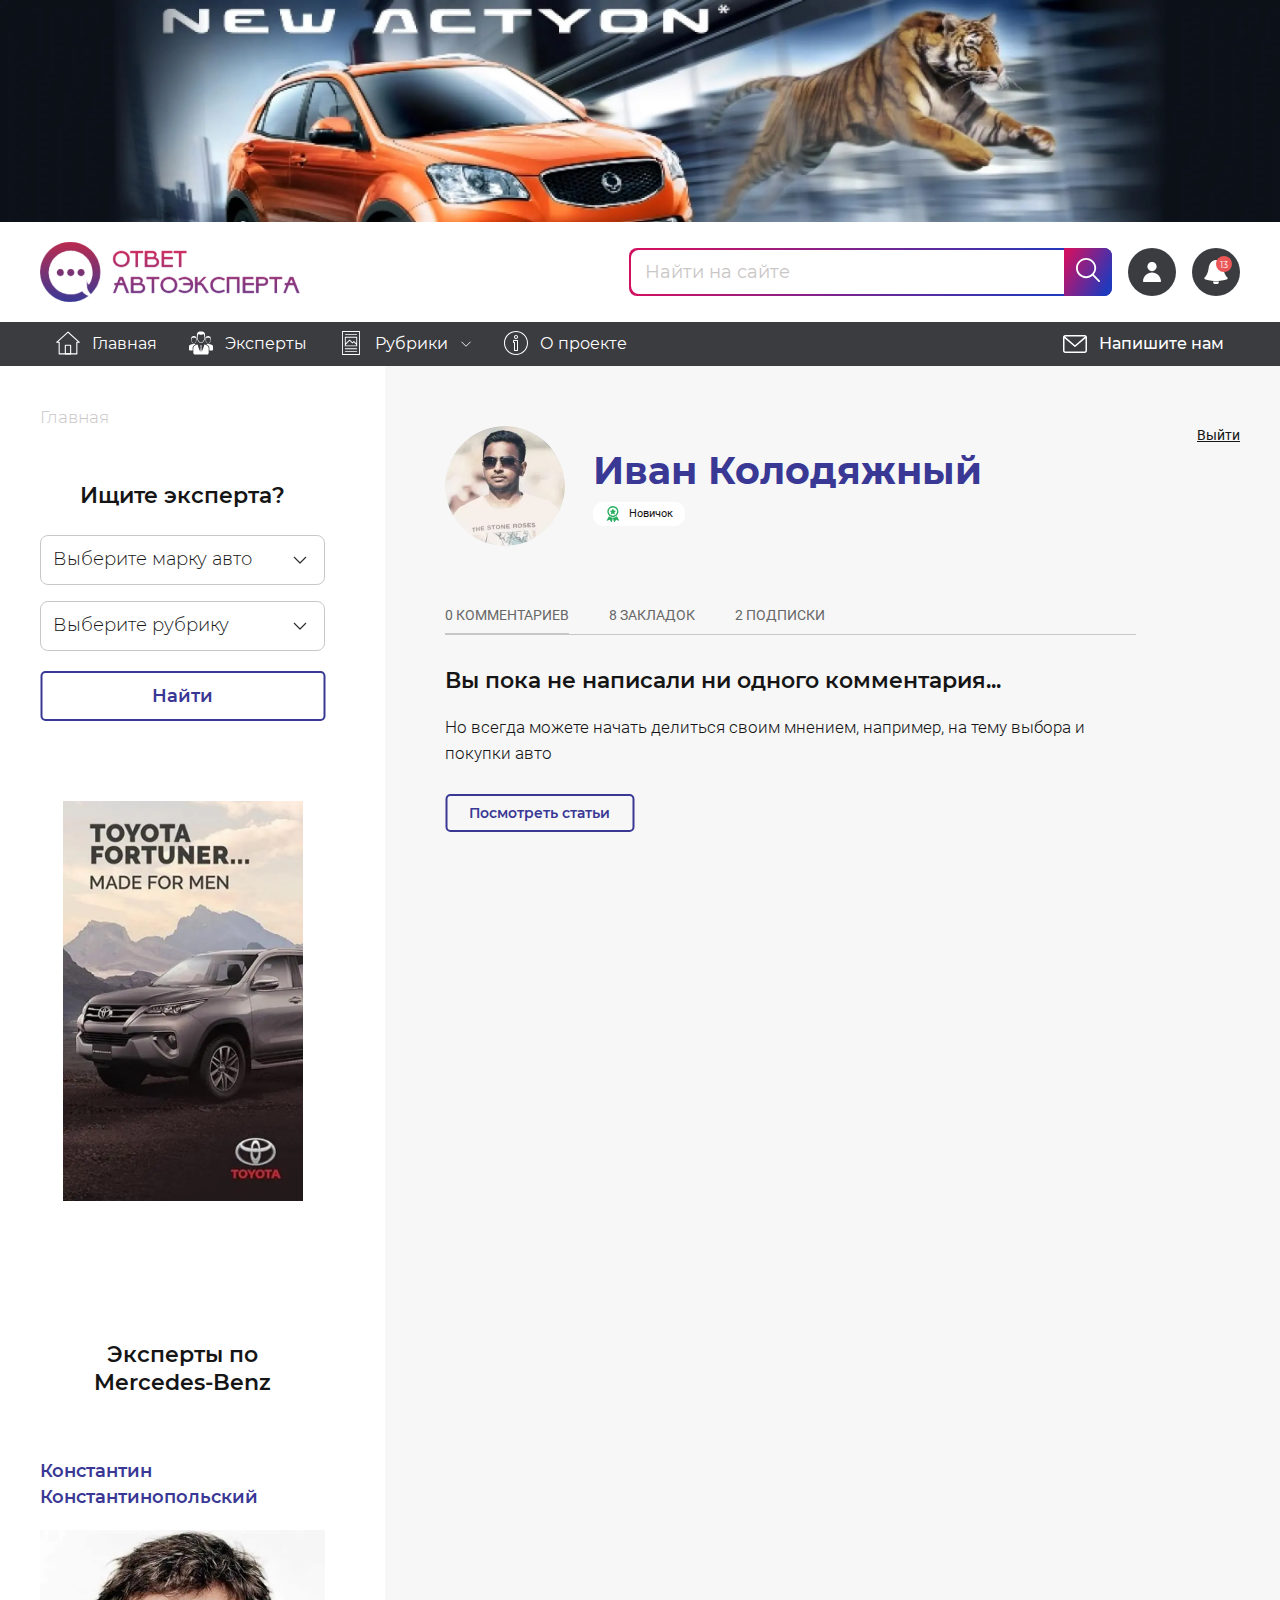
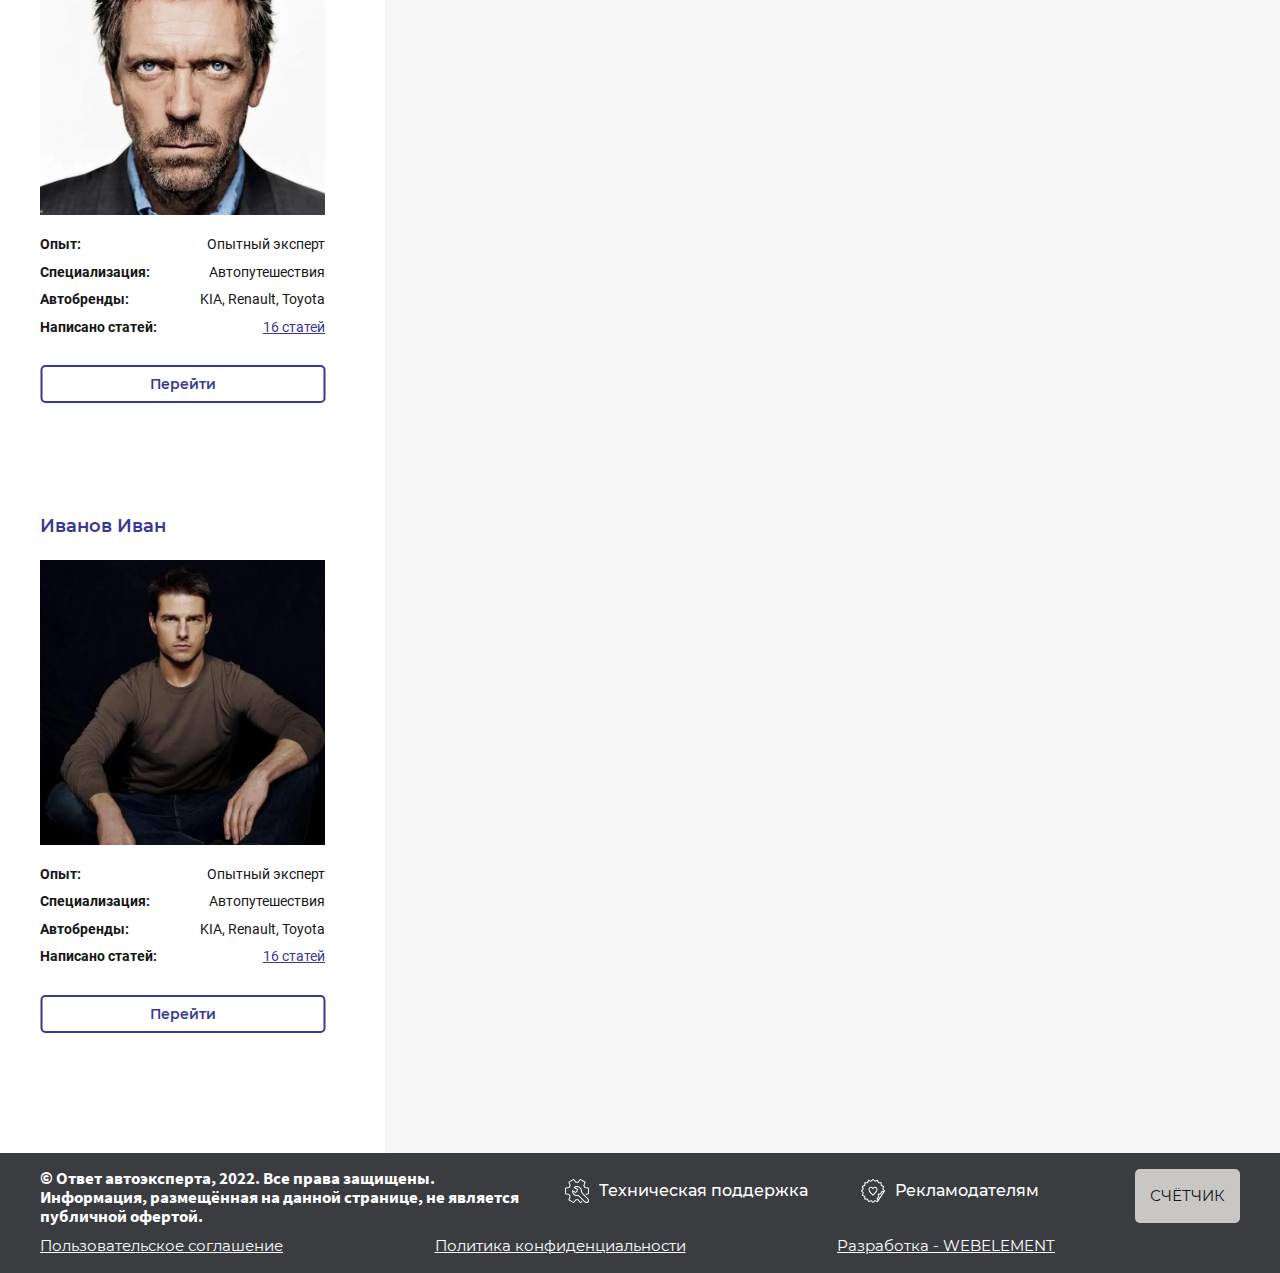
<file: profile2.html>
<!DOCTYPE html> <html lang="ru">

<head>
    <meta charset="UTF-8">
    <meta name="viewport" content="width=device-width, initial-scale=1.0">
    <meta name="description" content="">
    <meta name="keywords" content="">
    <link rel="stylesheet" href="css/libs.min.css">
    <link rel="stylesheet" href="css/style.min.css">
    <link rel="icon" href="img/favicon.ico">
    <script src="https://api-maps.yandex.ru/2.1/?lang=ru_RU&apikey=9133eb49-3a97-4b2d-90be-6b80a97a5036" type="text/javascript"></script>
    <title>Личный кабинет</title>
</head>


<body class="page">
    <div class="wrapper">
        <a href="" class="banner">
    <picture>
        <source srcset="img/banner.webp" type="image/webp">
        <img width="1440" height="250" src="img/banner.jpg" alt="">
    </picture>
</a>

        <div class="banner2">
    <div class="text14 light-weight-text">
        Спецпредложение: купи авто по цене и получи дубликаты госномеров в подарок!
    </div>
</div>

        <header class="header _authorized">
            <div class="header-top">
    <div class="container">
        <div class="header-top__inner">
            <a href="#" class="header__logo">
                <img width="260" height="60" src="img/logo.png" alt="">
<!--                <img width="260" height="60" src="img/logoza-ru-vector.svg" alt="">-->
            </a>

            <div class="header-search">
                <fieldset class="fg fg-linear">
                    <input type="text" placeholder="Найти на сайте">
                    <span class="fg-linear__border"></span>
                </fieldset>
                <button class="header-search__btn">
                    <img width="24" height="24" src="img/search.svg" alt="">
                </button>

            </div>

            <div class="header__buttons">
                <button class="header__mob-btn">
                    <img width="44" height="44" src="img/email_Mob.svg" alt="">
                </button>
                <button class="_show-search header__mob-btn">
                    <img width="44" height="44" src="img/search_Mob.svg" alt="">
                </button>
                <button class="_show-menu header__mob-btn">
                    <img width="44" height="44" src="img/menu_Mob.svg" alt="">
                </button>
            </div>
        </div>
    </div>
</div>

<div class="menu">
    <div class="container">
        <button class="menu__close">
            <img width="24" height="24" src="img/close.svg" alt="">
        </button>
        <div class="menu__inner">
            <ul class="nav">
                <li class="nav__item">
                    <a href="#" class="nav__link">
                        <span class="nav__icon">
                            <svg width="24" height="24">
                                <use xlink:href="img/sprite.svg#mainIcon1"></use>
                            </svg>
                        </span>
                        <span>Главная</span>
                    </a>
                </li>
                <li class="nav__item">
                    <a href="#" class="nav__link">
                        <span class="nav__icon">
                            <svg class="fill-svg" width="24" height="24">
                                <use xlink:href="img/sprite.svg#mainIcon2"></use>
                            </svg>
                        </span>
                        <span>Эксперты</span>
                    </a>
                </li>
                <li class="nav__item">
                    <div class="nav__item-show">
                        <span class="nav__icon">
                            <svg class="fill-svg" width="24" height="24">
                                <use xlink:href="img/sprite.svg#mainIcon3"></use>
                            </svg>
                        </span>
                        <span>Рубрики</span>
                        <svg class="nav__arrow" width="14" height="8">
                            <use xlink:href="img/sprite.svg#arrowBottom"></use>
                        </svg>
                    </div>
                    <div class="nav__item-hidden">
                        <div class="nav__sublinks">
                            <a href="#" class="nav__sublink">
                                Выбор и покупка авто
                            </a>
                            <a href="#" class="nav__sublink">
                                Ремонт и обслуживание
                            </a>
                            <a href="#" class="nav__sublink">
                                Справочная информация
                            </a>
                            <a href="#" class="nav__sublink">
                                Автопутешествия и маршруты
                            </a>
                            <a href="#" class="nav__sublink">
                                Работа на авто
                            </a>
                            <a href="#" class="nav__sublink">
                                Права и вождение
                            </a>
                        </div>
                    </div>
                </li>
                <li class="nav__item">
                    <a href="#" class="nav__link">
                        <span class="nav__icon">
                            <svg class="fill-svg" width="24" height="24">
                                <use xlink:href="img/sprite.svg#mainIcon4"></use>
                            </svg>
                        </span>
                        <span>О проекте</span>
                    </a>
                </li>
            </ul>
            
            
            <div class="header-auth">
                <a href="#" class="header-auth__btn m-btn m-btn-black m-btn-icon">
                    <svg width="24" height="24">
                        <use xlink:href="img/sprite.svg#userIcon"></use>
                    </svg>
                    <span class="header-auth__title">
                        Профиль
                    </span>
                </a>
                <a href="#" class="header-auth__btn m-btn m-btn-black m-btn-icon">
                    <svg width="24" height="24">
                        <use xlink:href="img/sprite.svg#noteIcon"></use>
                    </svg>
                    <span class="header-auth__notification">
                        <span class="text9">
                            13
                        </span>
                    </span>
                </a>
            </div>
            
            <button type="button" class="menu__mail">
                <img src="img/email.svg" alt="">
                <span class="text16 medium-weight-text">
                    Напишите нам
                </span>
            </button>

            <form action="" class="menu-form">
    <div class="menu-form__title display3 semi-bold-text accent2-text">
        Ищите эксперта?
    </div>
    <div class="menu-form__fields">
        <fieldset class="fg m-select">
    
    <select>
        <option selected disabled hidden>
            Выберите марку авто
        </option>
        <option>
            марка 1
        </option>
        
        <option>
            марка 2
        </option>
        
    </select>
</fieldset>

        <fieldset class="fg m-select">
    
    <select>
        <option selected disabled hidden>
            Выберите рубрику
        </option>
        <option>
            рубрика 1
        </option>
        
        <option>
            рубрика 2
        </option>
        
    </select>
</fieldset>

    </div>
    <button class="menu-form__btn m-btn m-btn50 linear-btn">
        <span>Найти</span>
    </button>
</form>

        </div>
    </div>
</div>

        </header>
        <main class="content">

            <section class="blog">
                <div class="container">
                    <div class="breadcrumbs">
                        <a href="#" class="breadcrumbs__item">Главная</a>
                    </div>

                    <div class="blog__inner">
                        <div class="blog__sidebar blog__sidebar--mob-hide">
                            
<form action="" class="menu-form">
    <div class="menu-form__title display3 semi-bold-text accent2-text">
        Ищите эксперта?
    </div>
    <div class="menu-form__fields">
        <fieldset class="fg m-select">
    
    <select>
        <option selected disabled hidden>
            Выберите марку авто
        </option>
        <option>
            марка 1
        </option>
        
        <option>
            марка 2
        </option>
        
    </select>
</fieldset>

        <fieldset class="fg m-select">
    
    <select>
        <option selected disabled hidden>
            Выберите рубрику
        </option>
        <option>
            рубрика 1
        </option>
        
        <option>
            рубрика 2
        </option>
        
    </select>
</fieldset>

    </div>
    <button class="menu-form__btn m-btn m-btn50 linear-btn">
        <span>Найти</span>
    </button>
</form>

<a href="" class="blog-banner ">
    <picture>
        <source srcset="img/banner3.webp" type="image/webp">
        <img width="240" height="400" src="img/banner3.jpg" alt="">
    </picture>
</a>


<div class="experts">
    <h3 class="experts__title display3 semi-bold-text">
        Эксперты по <br>
        Mercedes-Benz
    </h3>
    <div class="experts__items">
        <div class="expert-card">
    <a href="#" class="expert-card__title text18 semi-bold-text accent2-text">
        Константин Константинопольский
    </a>
    <div class="expert-card__img">
        <picture>
            <source srcset="img/expert.webp" type="image/webp">
            <img width="285" height="285" src="img/expert.jpg" alt="">
        </picture>
    </div>
    <div class="expert-card__items">
        <div class="expert-card__item">
            <span class="expert-card__item-title">Опыт:</span>
            <span class="expert-card__item-desc">Опытный эксперт</span>
        </div>
        <div class="expert-card__item">
            <span class="expert-card__item-title">Специализация:</span>
            <span class="expert-card__item-desc">Автопутешествия</span>
        </div>
        <div class="expert-card__item">
            <span class="expert-card__item-title">Автобренды:</span>
            <span class="expert-card__item-desc">KIA, Renault, Toyota</span>
        </div>
        <div class="expert-card__item">
            <span class="expert-card__item-title">Написано статей:</span>
            <a href="#" class="expert-card__item-desc accent-link2">16 статей</a>
        </div>
    </div>
    <a href="#" class="expert-card__btn m-btn m-btn38 linear-btn">
        <span>Перейти</span>
    </a>
</div>

        <div class="expert-card">
    <a href="#" class="expert-card__title text18 semi-bold-text accent2-text">
        Иванов Иван
    </a>
    <div class="expert-card__img">
        <picture>
            <source srcset="img/expert2.webp" type="image/webp">
            <img width="285" height="285" src="img/expert2.jpg" alt="">
        </picture>
    </div>
    <div class="expert-card__items">
        <div class="expert-card__item">
            <span class="expert-card__item-title">Опыт:</span>
            <span class="expert-card__item-desc">Опытный эксперт</span>
        </div>
        <div class="expert-card__item">
            <span class="expert-card__item-title">Специализация:</span>
            <span class="expert-card__item-desc">Автопутешествия</span>
        </div>
        <div class="expert-card__item">
            <span class="expert-card__item-title">Автобренды:</span>
            <span class="expert-card__item-desc">KIA, Renault, Toyota</span>
        </div>
        <div class="expert-card__item">
            <span class="expert-card__item-title">Написано статей:</span>
            <a href="#" class="expert-card__item-desc accent-link2">16 статей</a>
        </div>
    </div>
    <a href="#" class="expert-card__btn m-btn m-btn38 linear-btn">
        <span>Перейти</span>
    </a>
</div>

    </div>
</div>


                        </div>
                        <div class="blog__content tabs-parent">
                            <div class="profile">
    <div class="profile__wrap">
        <div class="avatar">
            <picture>
                <source srcset="img/avatar5.webp" type="image/webp">
                <img width="120" height="120" src="img/avatar5.jpg" alt="">
            </picture>
        </div>
        <div class="profile__info">
            <h1 class="profile__name">
                                            <span class="display1 accent2-text bold-text">
                                                Иван Колодяжный
                                            </span>
            </h1>
            <div class="comment-card__status">
                <img width="16" height="16" src="img/status.svg" alt="">
                <span class="text11 font2">
                                                Новичок
                                            </span>
            </div>
        </div>
    </div>
    <div class="profile__nav">
        <a href="#" class="profile__logout text14 font2">
            Выйти
        </a>
    </div>
</div>

                            <div class="article-width">
                                <div class="profile__tabs tabs">
    <div class="_tab _active" data-tab="comments">
        <span>0 КОММЕНТАРИЕВ</span>
    </div>
    <div class="_tab" data-tab="favourite">
        <span>8 ЗАКЛАДОК</span>
    </div>
    <div class="_tab" data-tab="subscribe">
        <span>2 ПОДПИСКИ</span>
    </div>
</div>


                                <div class="profile__content">
                                    <div class="_tab-content _active _tab-comments">
                                        <div class="empty-comment">
                                            <h2 class="display3 semi-bold-text">
                                                Вы пока не написали ни одного комментария...
                                            </h2>
                                            <div class="empty-comment__text">
                                                <p class="text17 font2 light-weight-text">
                                                    Но всегда можете начать делиться своим мнением, например, на тему выбора и покупки авто
                                                </p>
                                            </div>
                                            <div class="empty-comment__nav">
                                                <button class="empty-comment__btn m-btn m-btn38 linear-btn">
                                                    <span>Посмотреть статьи</span>
                                                </button>
                                            </div>
                                        </div>
                                    </div>
                                    <div class="_tab-content _tab-favourite">
                                        <div class="favourite">
                                            <div class="favourite__items">
                                                <a href="" class="favourite-card">
    <div class="favourite-card__left">
        <div class="favourite-card__top">
            <div class="avatar">
                <picture>
                    <source srcset="img/avatar5.webp" type="image/webp">
                    <img width="120" height="120" src="img/avatar5.jpg" alt="">
                </picture>
            </div>
            <div class="favourite-card__info">
                <div class="favourite-card__name">
                    <span class="text14 semi-bold-text">
                        Константин Константинопольский
                    </span>
                </div>
                <div class="favourite-card__info-bottom">
                    <div class="favourite-card__date">
                        <span class="text11 grey-text font2">
                            23.12, 17:36
                        </span>
                    </div>
                    <div class="favourite-card__info-items">
                        <div class="favourite-card__info-item">
                            <img width="20" height="20" src="img/view.svg" alt="">
                            <span class="text11 grey-text">
                                23
                            </span>
                        </div>
                        <div class="favourite-card__info-item">
                            <img width="20" height="20" src="img/comment.svg" alt="">
                            <span class="text11 grey-text">
                                16
                            </span>
                        </div>
                    </div>
                </div>
            </div>
        </div>
        <div class="favourite-card__img-wrap">
            <div class="favourite-card__img">
                <picture>
                    <source srcset="img/news.webp" type="image/webp">
                    <img width="180" height="135" src="img/news.jpg" alt="">
                </picture>
            </div>
        </div>
        <div class="favourite-card__title">
            <span class="display3 semi-bold-text accent2-text">
                Цена и комплектация нового Рено Каптюр 2020 года
            </span>
        </div>
        <div class="reactions">
            <div class="reactions__btn _like">
                <svg width="20" height="20">
                    <use xlink:href="img/sprite.svg#reaction"></use>
                </svg>
                <span class="reactions__btn-text text11 green-text">
                    13
                </span>
            </div>
            <div class="reactions__btn _unlike">
                <svg width="20" height="20">
                    <use xlink:href="img/sprite.svg#reaction2"></use>
                </svg>
                <span class="reactions__btn-text text11 red-text">
                    8
                </span>
            </div>
            <div class="reactions__btn _favourite">
                <svg class="_view1" width="20" height="20">
                    <use xlink:href="img/sprite.svg#reaction7"></use>
                </svg>
                <svg class="_view2" width="20" height="20">
                    <use xlink:href="img/sprite.svg#reaction7"></use>
                </svg>
                <span class="reactions__btn-text text11 grey-text">
                    8
                </span>
            </div>
        </div>
    </div>
    <div class="favourite-card__right">

    </div>
</a>

                                                <a href="" class="favourite-card">
    <div class="favourite-card__left">
        <div class="favourite-card__top">
            <div class="avatar">
                <picture>
                    <source srcset="img/avatar5.webp" type="image/webp">
                    <img width="120" height="120" src="img/avatar5.jpg" alt="">
                </picture>
            </div>
            <div class="favourite-card__info">
                <div class="favourite-card__name">
                    <span class="text14 semi-bold-text">
                        Константин Константинопольский
                    </span>
                </div>
                <div class="favourite-card__info-bottom">
                    <div class="favourite-card__date">
                        <span class="text11 grey-text font2">
                            23.12, 17:36
                        </span>
                    </div>
                    <div class="favourite-card__info-items">
                        <div class="favourite-card__info-item">
                            <img width="20" height="20" src="img/view.svg" alt="">
                            <span class="text11 grey-text">
                                23
                            </span>
                        </div>
                        <div class="favourite-card__info-item">
                            <img width="20" height="20" src="img/comment.svg" alt="">
                            <span class="text11 grey-text">
                                16
                            </span>
                        </div>
                    </div>
                </div>
            </div>
        </div>
        <div class="favourite-card__img-wrap">
            <div class="favourite-card__img">
                <picture>
                    <source srcset="img/news2.webp" type="image/webp">
                    <img width="180" height="135" src="img/news2.jpg" alt="">
                </picture>
            </div>
        </div>
        <div class="favourite-card__title">
            <span class="display3 semi-bold-text accent2-text">
                Рост цен на машины в 2022 году связан с чем-то очень важным, но никто не знает, с чем
            </span>
        </div>
        <div class="reactions">
            <div class="reactions__btn _like">
                <svg width="20" height="20">
                    <use xlink:href="img/sprite.svg#reaction"></use>
                </svg>
                <span class="reactions__btn-text text11 green-text">
                    13
                </span>
            </div>
            <div class="reactions__btn _unlike">
                <svg width="20" height="20">
                    <use xlink:href="img/sprite.svg#reaction2"></use>
                </svg>
                <span class="reactions__btn-text text11 red-text">
                    8
                </span>
            </div>
            <div class="reactions__btn _favourite">
                <svg class="_view1" width="20" height="20">
                    <use xlink:href="img/sprite.svg#reaction7"></use>
                </svg>
                <svg class="_view2" width="20" height="20">
                    <use xlink:href="img/sprite.svg#reaction7"></use>
                </svg>
                <span class="reactions__btn-text text11 grey-text">
                    8
                </span>
            </div>
        </div>
    </div>
    <div class="favourite-card__right">

    </div>
</a>

                                            </div>
                                        </div>
                                    </div>
                                    <div class="_tab-content _tab-subscribe">
                                        <div class="subscribes">
    <div class="subscribes__items">
        <div class="subscribe-card">
    <div class="subscribe-card__title">
        <span class="display3 semi-bold-text">
            Вабор и покупка авто
        </span>
    </div>
    
    <div class="subscribe-card__links">
        <a href="#" class="subscribe-card__link link-text">
            <span class="text17">Renault</span>
        </a>
        <a href="#" class="subscribe-card__link link-text">
            <span class="text17">Duster</span>
        </a>
    </div>
    
    
    <div class="subscribe-card__nav">
        <a href="#" class="subscribe-card__cancel text14 light-grey-text">
            Отписаться
        </a>
    </div>
</div>

        <div class="subscribe-card">
    <div class="subscribe-card__title">
        <span class="display3 semi-bold-text">
            Ремонт и обслуживание
        </span>
    </div>
    
    <div class="subscribe-card__links">
        <a href="#" class="subscribe-card__link link-text">
            <span class="text17">Renault</span>
        </a>
        <a href="#" class="subscribe-card__link link-text">
            <span class="text17">Duster</span>
        </a>
    </div>
    
    
    <div class="subscribe-card__nav">
        <a href="#" class="subscribe-card__cancel text14 light-grey-text">
            Отписаться
        </a>
    </div>
</div>

        <div class="subscribe-card">
    <div class="subscribe-card__title">
        <span class="display3 semi-bold-text">
            Автопутешествия и маршруты
        </span>
    </div>
    
    
    <div class="subscribe-card__nav">
        <a href="#" class="subscribe-card__cancel text14 light-grey-text">
            Отписаться
        </a>
    </div>
</div>

        <div class="subscribe-card">
    <div class="subscribe-card__title">
        <span class="display3 semi-bold-text">
            Константин Константиновский
        </span>
    </div>
    
    
    <div class="subscribe-card__text grey-text">
        <span class="text17">Статьи эксперта</span>
    </div>
    
    <div class="subscribe-card__nav">
        <a href="#" class="subscribe-card__cancel text14 light-grey-text">
            Отписаться
        </a>
    </div>
</div>

    </div>
    <div class="profile-comments__nav">
        <a href="#" class="profile-comments__link accent-link">
            Смотреть все подписки
        </a>
    </div>
</div>

<div class="send">
    <div class="send__title">
                                                <span class="text18">
                                                    Куда присылать  письма:
                                                </span>
    </div>
    <a href="mailto:nashpresident@kremlin.net" class="send__mail semi-bold-text link-text">
                                                <span class="text18">
                                                    nashpresident@kremlin.net
                                                </span>
    </a>
    <div class="send__nav">
        <a href="#" class="send__cancel text14 grey-text">
            Изменить адрес
        </a>
    </div>
</div>

<div class="hints">
    <div class="hint-card">
    <div class="hint-card__title text18">
        Подпишитесь на статьи эксперта
    </div>
    <div class="hint-card__nav">
        <button class="hint-card__btn m-btn m-btn38 linear-btn">
            <span>Эксперты</span>
        </button>
    </div>
</div>

    <div class="hint-card">
    <div class="hint-card__title text18">
        Подпишитесь на статьи из новой рубрики
    </div>
    <div class="hint-card__nav">
        <button class="hint-card__btn m-btn m-btn38 linear-btn">
            <span>Рубрики</span>
        </button>
    </div>
</div>

</div>

                                    </div>
                                </div>
                            </div>
                        </div>
                    </div>
                </div>
            </section>

        </main>
        <footer class="footer">
            <div class="container">
    <div class="footer__inner">
        <div class="footer__top">
            <div class="footer__c">
                <div class="text17 mob-text15 bold-text">
                    © Ответ автоэксперта, 2022. Все права защищены. Информация, размещённая на данной странице, не является публичной офертой.
                </div>
            </div>
            <a href="" class="footer__link m-btn">
                <img src="img/settings.svg" alt="">
                <span>Техническая поддержка</span>
            </a>
            <a href="" class="footer__link m-btn">
                <img src="img/sticker.svg" alt="">
                <span>Рекламодателям</span>
            </a>
        </div>
        <div class="footer__bottom">
            <div class="footer__links2">
                <a href="" class="footer__link2">Пользовательское соглашение</a>
                <a href="" class="footer__link2">Политика конфиденциальности</a>
                <a href="" class="footer__link2">Разработка - WEBELEMENT</a>
            </div>
            <button class="footer__btn m-btn m-btn-light-gray">
                <span class="text15">
                    СЧЁТЧИК
                </span>
            </button>
        </div>
    </div>
</div>

<button class="scroll-up m-btn">
        <svg width="44" height="44" viewBox="0 0 44 44" fill="none" xmlns="http://www.w3.org/2000/svg">
            <g clip-path="url(#clip0_90_4145)">
                <path d="M21.9999 0.290039C10.0221 0.290039 0.289734 10.0242 0.289734 22.0002C0.289734 33.9771 10.0239 43.7103 21.9999 43.7103C33.9768 43.7103 43.71 33.9762 43.71 22.0002C43.71 10.0233 33.9759 0.290039 21.9999 0.290039ZM21.9999 1.13168C33.501 1.13168 42.8685 10.4991 42.8685 22.0002C42.8685 33.5014 33.501 42.8688 21.9999 42.8688C10.4988 42.8688 1.13132 33.5014 1.13132 22.0002C1.13132 10.4991 10.4988 1.13168 21.9999 1.13168ZM22.0214 11.8514C21.9163 11.8514 21.8116 11.8896 21.7243 11.9766L15.4274 18.2736C15.2521 18.4489 15.2521 18.691 15.4274 18.8649L15.4379 18.8755C15.5692 19.0126 15.8325 19.0269 16.003 18.8564L16.208 18.6514H16.2104L21.5821 13.2772V31.7249C21.5821 31.9681 21.7656 32.1505 22.0101 32.1505C22.2546 32.1505 22.4357 31.9704 22.4357 31.7249V13.2877L28.0128 18.8648C28.1011 18.9531 28.2 18.9899 28.3156 18.9899C28.4312 18.9899 28.5253 18.9541 28.616 18.8648C28.7913 18.6895 28.7913 18.4474 28.616 18.2735L22.3191 11.9765C22.2321 11.8895 22.1271 11.8513 22.022 11.8513L22.0214 11.8514Z" fill="url(#paint0_linear_90_4145)"/>
            </g>
            <defs>
                <linearGradient id="paint0_linear_90_4145" x1="8.9738" y1="-7.30852" x2="50.7108" y2="15.4771" gradientUnits="userSpaceOnUse">
                    <stop class="stop1" stop-color="#D01162"/>
                    <stop class="stop2"  offset="1" stop-color="#2039BD"/>
                </linearGradient>
                <clipPath id="clip0_90_4145">
                    <rect width="44" height="44" fill="white"/>
                </clipPath>
            </defs>
        </svg>
</button>

        </footer>
    </div>

    <script src="js/libs.min.js"></script>
<script src="js/main.min.js"></script>

</body>

</html>
</file>
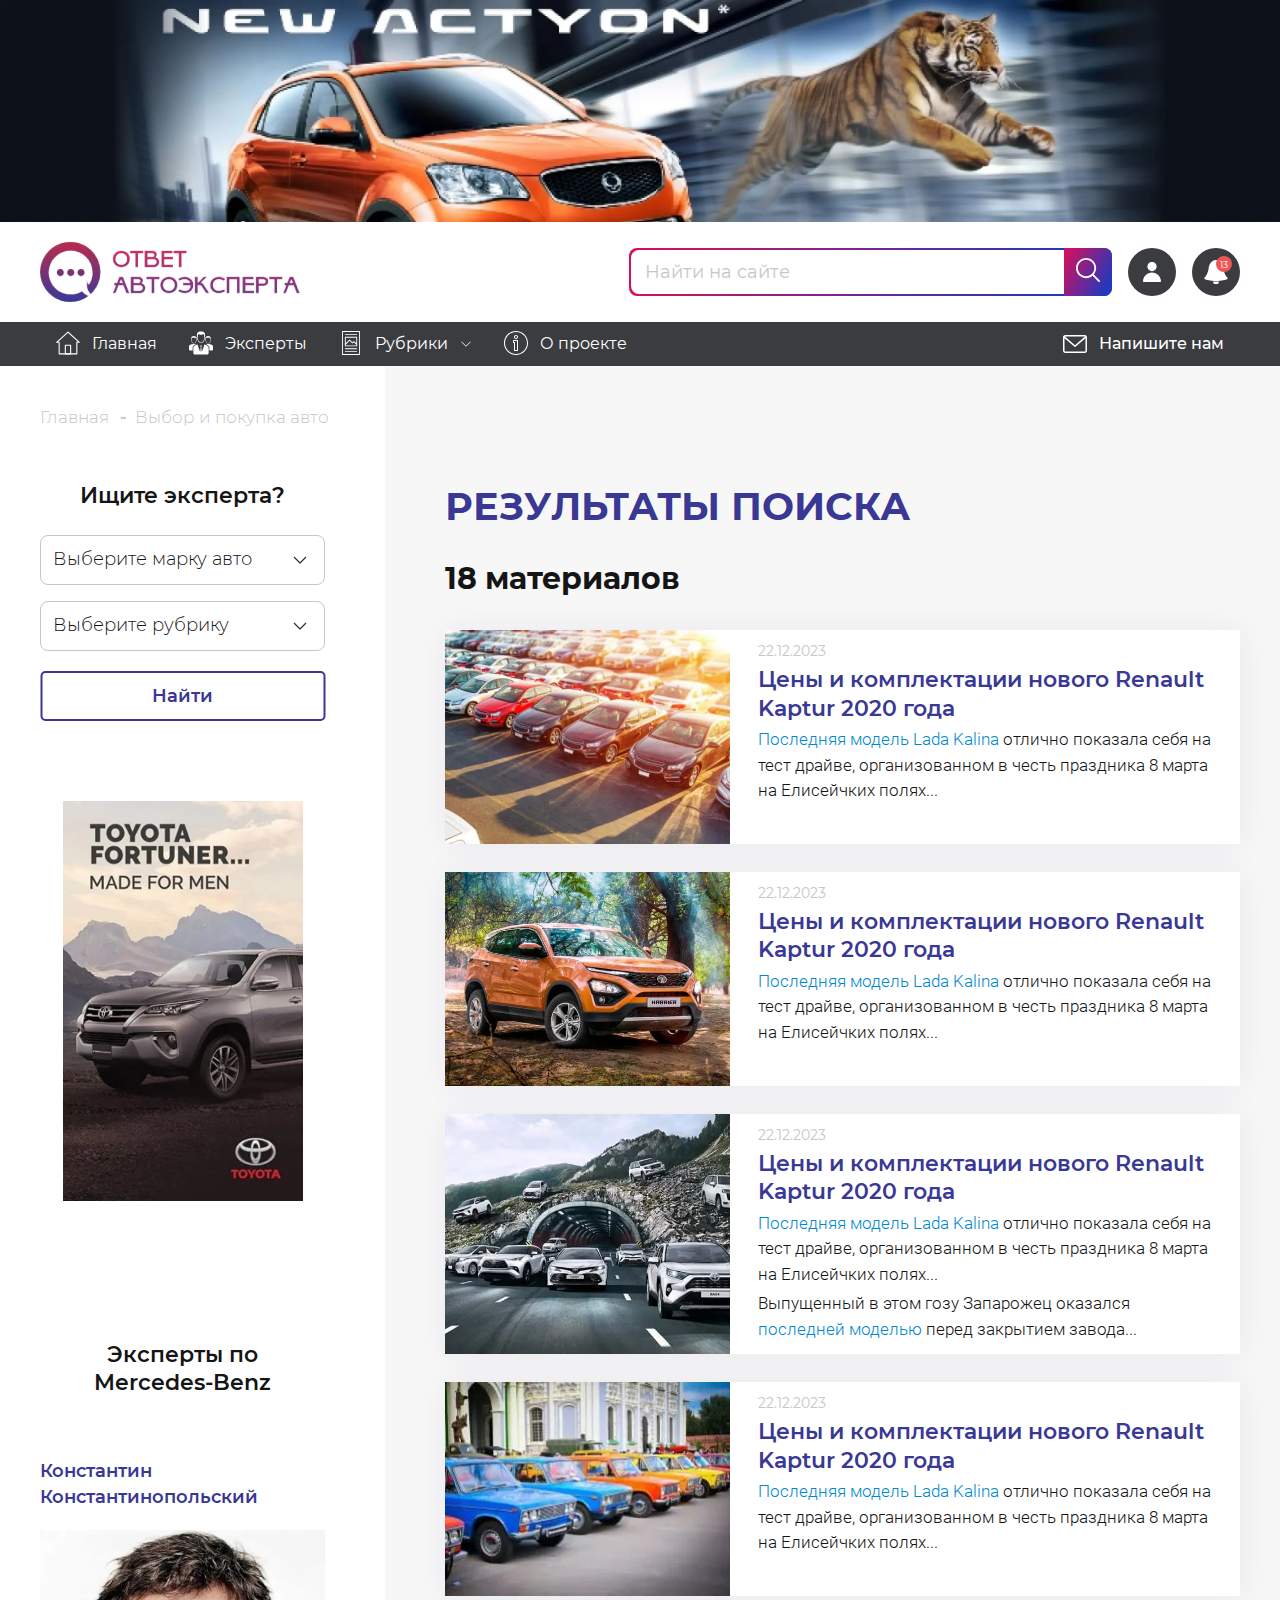
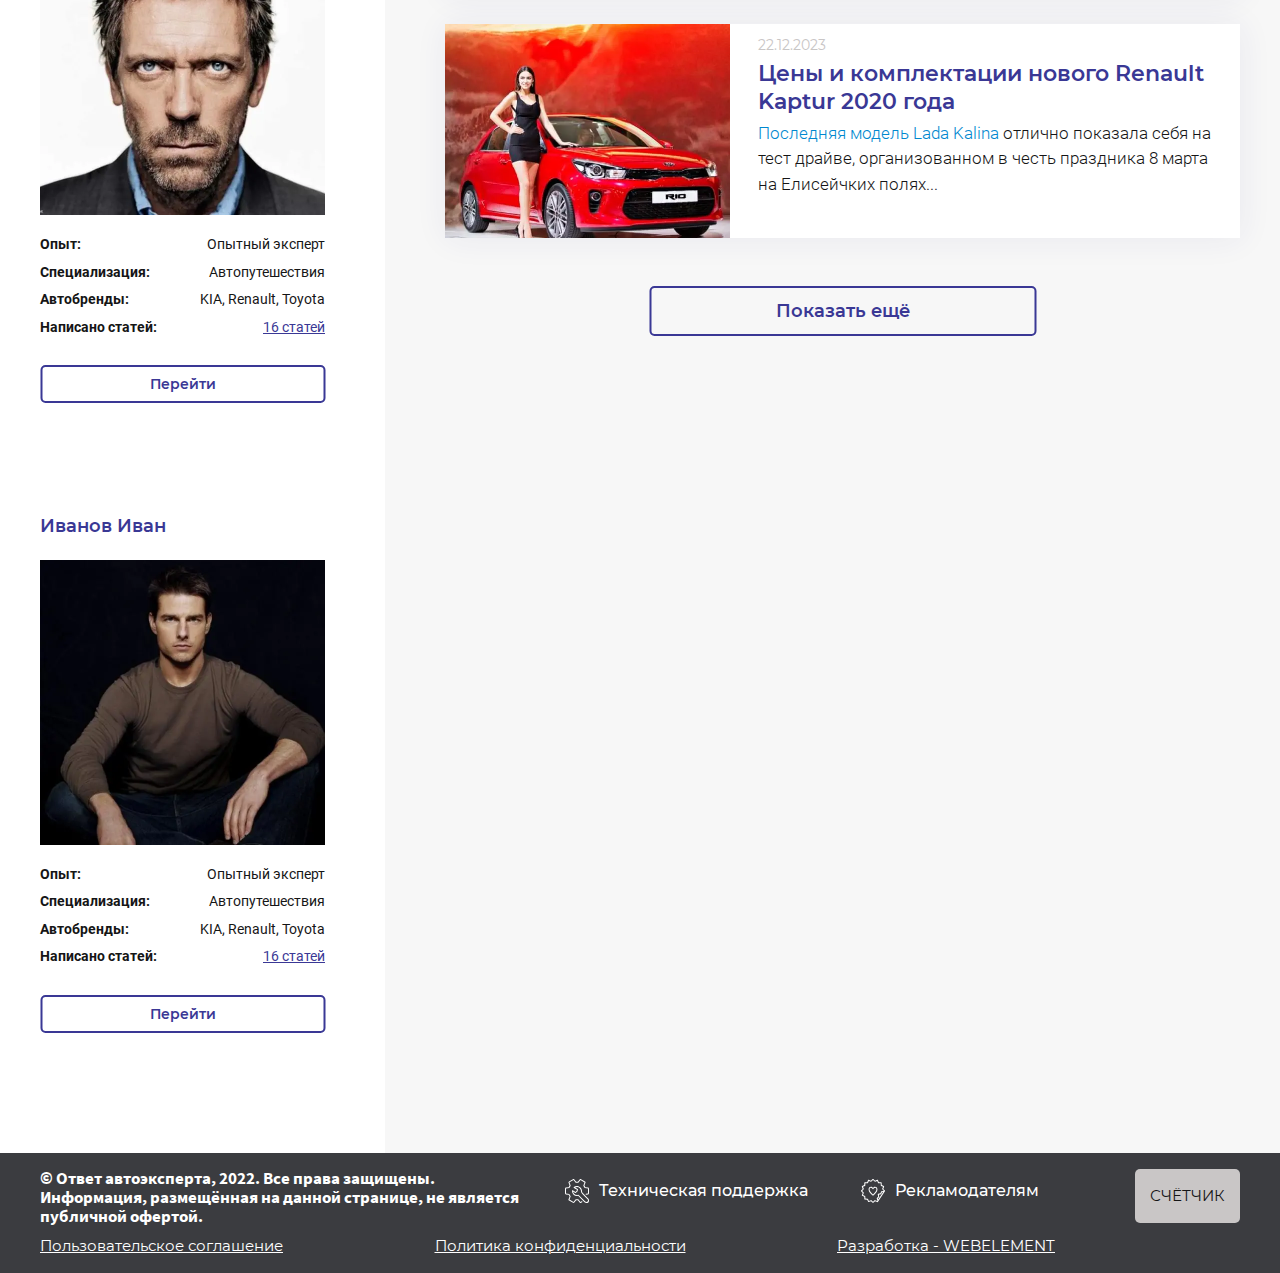
<file: search.html>
<!DOCTYPE html> <html lang="ru">

<head>
    <meta charset="UTF-8">
    <meta name="viewport" content="width=device-width, initial-scale=1.0">
    <meta name="description" content="">
    <meta name="keywords" content="">
    <link rel="stylesheet" href="css/libs.min.css">
    <link rel="stylesheet" href="css/style.min.css">
    <link rel="icon" href="img/favicon.ico">
    <script src="https://api-maps.yandex.ru/2.1/?lang=ru_RU&apikey=9133eb49-3a97-4b2d-90be-6b80a97a5036" type="text/javascript"></script>
    <title>Результаты поиска</title>
</head>


<body class="page">
    <div class="wrapper">
        <a href="" class="banner">
    <picture>
        <source srcset="img/banner.webp" type="image/webp">
        <img width="1440" height="250" src="img/banner.jpg" alt="">
    </picture>
</a>

        <div class="banner2">
    <div class="text14 light-weight-text">
        Спецпредложение: купи авто по цене и получи дубликаты госномеров в подарок!
    </div>
</div>

        <header class="header _authorized">
            <div class="header-top">
    <div class="container">
        <div class="header-top__inner">
            <a href="#" class="header__logo">
                <img width="260" height="60" src="img/logo.png" alt="">
<!--                <img width="260" height="60" src="img/logoza-ru-vector.svg" alt="">-->
            </a>

            <div class="header-search">
                <fieldset class="fg fg-linear">
                    <input type="text" placeholder="Найти на сайте">
                    <span class="fg-linear__border"></span>
                </fieldset>
                <button class="header-search__btn">
                    <img width="24" height="24" src="img/search.svg" alt="">
                </button>

            </div>

            <div class="header__buttons">
                <button class="header__mob-btn">
                    <img width="44" height="44" src="img/email_Mob.svg" alt="">
                </button>
                <button class="_show-search header__mob-btn">
                    <img width="44" height="44" src="img/search_Mob.svg" alt="">
                </button>
                <button class="_show-menu header__mob-btn">
                    <img width="44" height="44" src="img/menu_Mob.svg" alt="">
                </button>
            </div>
        </div>
    </div>
</div>

<div class="menu">
    <div class="container">
        <button class="menu__close">
            <img width="24" height="24" src="img/close.svg" alt="">
        </button>
        <div class="menu__inner">
            <ul class="nav">
                <li class="nav__item">
                    <a href="#" class="nav__link">
                        <span class="nav__icon">
                            <svg width="24" height="24">
                                <use xlink:href="img/sprite.svg#mainIcon1"></use>
                            </svg>
                        </span>
                        <span>Главная</span>
                    </a>
                </li>
                <li class="nav__item">
                    <a href="#" class="nav__link">
                        <span class="nav__icon">
                            <svg class="fill-svg" width="24" height="24">
                                <use xlink:href="img/sprite.svg#mainIcon2"></use>
                            </svg>
                        </span>
                        <span>Эксперты</span>
                    </a>
                </li>
                <li class="nav__item">
                    <div class="nav__item-show">
                        <span class="nav__icon">
                            <svg class="fill-svg" width="24" height="24">
                                <use xlink:href="img/sprite.svg#mainIcon3"></use>
                            </svg>
                        </span>
                        <span>Рубрики</span>
                        <svg class="nav__arrow" width="14" height="8">
                            <use xlink:href="img/sprite.svg#arrowBottom"></use>
                        </svg>
                    </div>
                    <div class="nav__item-hidden">
                        <div class="nav__sublinks">
                            <a href="#" class="nav__sublink">
                                Выбор и покупка авто
                            </a>
                            <a href="#" class="nav__sublink">
                                Ремонт и обслуживание
                            </a>
                            <a href="#" class="nav__sublink">
                                Справочная информация
                            </a>
                            <a href="#" class="nav__sublink">
                                Автопутешествия и маршруты
                            </a>
                            <a href="#" class="nav__sublink">
                                Работа на авто
                            </a>
                            <a href="#" class="nav__sublink">
                                Права и вождение
                            </a>
                        </div>
                    </div>
                </li>
                <li class="nav__item">
                    <a href="#" class="nav__link">
                        <span class="nav__icon">
                            <svg class="fill-svg" width="24" height="24">
                                <use xlink:href="img/sprite.svg#mainIcon4"></use>
                            </svg>
                        </span>
                        <span>О проекте</span>
                    </a>
                </li>
            </ul>
            
            
            <div class="header-auth">
                <a href="#" class="header-auth__btn m-btn m-btn-black m-btn-icon">
                    <svg width="24" height="24">
                        <use xlink:href="img/sprite.svg#userIcon"></use>
                    </svg>
                    <span class="header-auth__title">
                        Профиль
                    </span>
                </a>
                <a href="#" class="header-auth__btn m-btn m-btn-black m-btn-icon">
                    <svg width="24" height="24">
                        <use xlink:href="img/sprite.svg#noteIcon"></use>
                    </svg>
                    <span class="header-auth__notification">
                        <span class="text9">
                            13
                        </span>
                    </span>
                </a>
            </div>
            
            <button type="button" class="menu__mail">
                <img src="img/email.svg" alt="">
                <span class="text16 medium-weight-text">
                    Напишите нам
                </span>
            </button>

            <form action="" class="menu-form">
    <div class="menu-form__title display3 semi-bold-text accent2-text">
        Ищите эксперта?
    </div>
    <div class="menu-form__fields">
        <fieldset class="fg m-select">
    
    <select>
        <option selected disabled hidden>
            Выберите марку авто
        </option>
        <option>
            марка 1
        </option>
        
        <option>
            марка 2
        </option>
        
    </select>
</fieldset>

        <fieldset class="fg m-select">
    
    <select>
        <option selected disabled hidden>
            Выберите рубрику
        </option>
        <option>
            рубрика 1
        </option>
        
        <option>
            рубрика 2
        </option>
        
    </select>
</fieldset>

    </div>
    <button class="menu-form__btn m-btn m-btn50 linear-btn">
        <span>Найти</span>
    </button>
</form>

        </div>
    </div>
</div>

        </header>
        <main class="content">

            <section class="blog">
                <div class="container">
                    <div class="breadcrumbs">
                        <a href="#" class="breadcrumbs__item">Главная</a>
                        <span class="breadcrumbs__item">Выбор и покупка авто</span>
                    </div>

                    <div class="blog__inner">
                        <div class="blog__sidebar blog__sidebar--mob-hide">
                            
<form action="" class="menu-form">
    <div class="menu-form__title display3 semi-bold-text accent2-text">
        Ищите эксперта?
    </div>
    <div class="menu-form__fields">
        <fieldset class="fg m-select">
    
    <select>
        <option selected disabled hidden>
            Выберите марку авто
        </option>
        <option>
            марка 1
        </option>
        
        <option>
            марка 2
        </option>
        
    </select>
</fieldset>

        <fieldset class="fg m-select">
    
    <select>
        <option selected disabled hidden>
            Выберите рубрику
        </option>
        <option>
            рубрика 1
        </option>
        
        <option>
            рубрика 2
        </option>
        
    </select>
</fieldset>

    </div>
    <button class="menu-form__btn m-btn m-btn50 linear-btn">
        <span>Найти</span>
    </button>
</form>

<a href="" class="blog-banner ">
    <picture>
        <source srcset="img/banner3.webp" type="image/webp">
        <img width="240" height="400" src="img/banner3.jpg" alt="">
    </picture>
</a>


<div class="experts">
    <h3 class="experts__title display3 semi-bold-text">
        Эксперты по <br>
        Mercedes-Benz
    </h3>
    <div class="experts__items">
        <div class="expert-card">
    <a href="#" class="expert-card__title text18 semi-bold-text accent2-text">
        Константин Константинопольский
    </a>
    <div class="expert-card__img">
        <picture>
            <source srcset="img/expert.webp" type="image/webp">
            <img width="285" height="285" src="img/expert.jpg" alt="">
        </picture>
    </div>
    <div class="expert-card__items">
        <div class="expert-card__item">
            <span class="expert-card__item-title">Опыт:</span>
            <span class="expert-card__item-desc">Опытный эксперт</span>
        </div>
        <div class="expert-card__item">
            <span class="expert-card__item-title">Специализация:</span>
            <span class="expert-card__item-desc">Автопутешествия</span>
        </div>
        <div class="expert-card__item">
            <span class="expert-card__item-title">Автобренды:</span>
            <span class="expert-card__item-desc">KIA, Renault, Toyota</span>
        </div>
        <div class="expert-card__item">
            <span class="expert-card__item-title">Написано статей:</span>
            <a href="#" class="expert-card__item-desc accent-link2">16 статей</a>
        </div>
    </div>
    <a href="#" class="expert-card__btn m-btn m-btn38 linear-btn">
        <span>Перейти</span>
    </a>
</div>

        <div class="expert-card">
    <a href="#" class="expert-card__title text18 semi-bold-text accent2-text">
        Иванов Иван
    </a>
    <div class="expert-card__img">
        <picture>
            <source srcset="img/expert2.webp" type="image/webp">
            <img width="285" height="285" src="img/expert2.jpg" alt="">
        </picture>
    </div>
    <div class="expert-card__items">
        <div class="expert-card__item">
            <span class="expert-card__item-title">Опыт:</span>
            <span class="expert-card__item-desc">Опытный эксперт</span>
        </div>
        <div class="expert-card__item">
            <span class="expert-card__item-title">Специализация:</span>
            <span class="expert-card__item-desc">Автопутешествия</span>
        </div>
        <div class="expert-card__item">
            <span class="expert-card__item-title">Автобренды:</span>
            <span class="expert-card__item-desc">KIA, Renault, Toyota</span>
        </div>
        <div class="expert-card__item">
            <span class="expert-card__item-title">Написано статей:</span>
            <a href="#" class="expert-card__item-desc accent-link2">16 статей</a>
        </div>
    </div>
    <a href="#" class="expert-card__btn m-btn m-btn38 linear-btn">
        <span>Перейти</span>
    </a>
</div>

    </div>
</div>


                        </div>
                        <div class="blog__content">
                            <div class="search">
                                <div class="blog__info2">
                                    <div class="blog__top">
                                        <h1 class="blog__title display1 bold-text accent2-text">
                                            Результаты поиска
                                        </h1>
                                    </div>
                                    <h2 class="blog__subtitle display2 bold-text">
                                        18 материалов
                                    </h2>
                                </div>

                                <div class="search__items">
                                    <a href="" class="search-card">
    <div class="search-card__img">
        <picture>
            <source srcset="img/search-img.webp" type="image/webp">
            <img width="285" height="213" src="img/search-img.jpg" alt="">
        </picture>
    </div>
    <div class="search-card__content">
        <div class="search-card__info">
            <div class="text14 light-grey-text">
                22.12.2023
            </div>
            <div class="display3 semi-bold-text accent2-text">
                Цены и комплектации нового Renault Kaptur 2020 года
            </div>
            <div class="search-card__text text17 font2 light-weight-text">
                <p>
                    <span>Последняя модель Lada Kalina</span> отлично показала себя на тест драйве, организованном в честь праздника 8 марта на Елисейчких полях...
                </p>
                
            </div>
        </div>
    </div>
</a>

                                    <a href="" class="search-card">
    <div class="search-card__img">
        <picture>
            <source srcset="img/search-img2.webp" type="image/webp">
            <img width="285" height="213" src="img/search-img2.jpg" alt="">
        </picture>
    </div>
    <div class="search-card__content">
        <div class="search-card__info">
            <div class="text14 light-grey-text">
                22.12.2023
            </div>
            <div class="display3 semi-bold-text accent2-text">
                Цены и комплектации нового Renault Kaptur 2020 года
            </div>
            <div class="search-card__text text17 font2 light-weight-text">
                <p>
                    <span>Последняя модель Lada Kalina</span> отлично показала себя на тест драйве, организованном в честь праздника 8 марта на Елисейчких полях...
                </p>
                
            </div>
        </div>
    </div>
</a>

                                    <a href="" class="search-card">
    <div class="search-card__img">
        <picture>
            <source srcset="img/search-img3.webp" type="image/webp">
            <img width="285" height="213" src="img/search-img3.jpg" alt="">
        </picture>
    </div>
    <div class="search-card__content">
        <div class="search-card__info">
            <div class="text14 light-grey-text">
                22.12.2023
            </div>
            <div class="display3 semi-bold-text accent2-text">
                Цены и комплектации нового Renault Kaptur 2020 года
            </div>
            <div class="search-card__text text17 font2 light-weight-text">
                <p>
                    <span>Последняя модель Lada Kalina</span> отлично показала себя на тест драйве, организованном в честь праздника 8 марта на Елисейчких полях...
                </p>
                
                <p>
                    Выпущенный в этом гозу Запарожец оказался <span>последней моделью</span> перед закрытием завода...
                </p>
                
            </div>
        </div>
    </div>
</a>

                                    <a href="" class="search-card">
    <div class="search-card__img">
        <picture>
            <source srcset="img/search-img4.webp" type="image/webp">
            <img width="285" height="213" src="img/search-img4.jpg" alt="">
        </picture>
    </div>
    <div class="search-card__content">
        <div class="search-card__info">
            <div class="text14 light-grey-text">
                22.12.2023
            </div>
            <div class="display3 semi-bold-text accent2-text">
                Цены и комплектации нового Renault Kaptur 2020 года
            </div>
            <div class="search-card__text text17 font2 light-weight-text">
                <p>
                    <span>Последняя модель Lada Kalina</span> отлично показала себя на тест драйве, организованном в честь праздника 8 марта на Елисейчких полях...
                </p>
                
            </div>
        </div>
    </div>
</a>

                                    <a href="" class="search-card">
    <div class="search-card__img">
        <picture>
            <source srcset="img/search-img5.webp" type="image/webp">
            <img width="285" height="213" src="img/search-img5.jpg" alt="">
        </picture>
    </div>
    <div class="search-card__content">
        <div class="search-card__info">
            <div class="text14 light-grey-text">
                22.12.2023
            </div>
            <div class="display3 semi-bold-text accent2-text">
                Цены и комплектации нового Renault Kaptur 2020 года
            </div>
            <div class="search-card__text text17 font2 light-weight-text">
                <p>
                    <span>Последняя модель Lada Kalina</span> отлично показала себя на тест драйве, организованном в честь праздника 8 марта на Елисейчких полях...
                </p>
                
            </div>
        </div>
    </div>
</a>

                                </div>

                                <div class="autoexperts__nav">
                                    <button class="autoexperts__btn m-btn m-btn50 linear-btn">
                                        <span>Показать ещё</span>
                                    </button>
                                </div>
                            </div>
                        </div>
                    </div>
                </div>
            </section>

        </main>
        <footer class="footer">
            <div class="container">
    <div class="footer__inner">
        <div class="footer__top">
            <div class="footer__c">
                <div class="text17 mob-text15 bold-text">
                    © Ответ автоэксперта, 2022. Все права защищены. Информация, размещённая на данной странице, не является публичной офертой.
                </div>
            </div>
            <a href="" class="footer__link m-btn">
                <img src="img/settings.svg" alt="">
                <span>Техническая поддержка</span>
            </a>
            <a href="" class="footer__link m-btn">
                <img src="img/sticker.svg" alt="">
                <span>Рекламодателям</span>
            </a>
        </div>
        <div class="footer__bottom">
            <div class="footer__links2">
                <a href="" class="footer__link2">Пользовательское соглашение</a>
                <a href="" class="footer__link2">Политика конфиденциальности</a>
                <a href="" class="footer__link2">Разработка - WEBELEMENT</a>
            </div>
            <button class="footer__btn m-btn m-btn-light-gray">
                <span class="text15">
                    СЧЁТЧИК
                </span>
            </button>
        </div>
    </div>
</div>

<button class="scroll-up m-btn">
        <svg width="44" height="44" viewBox="0 0 44 44" fill="none" xmlns="http://www.w3.org/2000/svg">
            <g clip-path="url(#clip0_90_4145)">
                <path d="M21.9999 0.290039C10.0221 0.290039 0.289734 10.0242 0.289734 22.0002C0.289734 33.9771 10.0239 43.7103 21.9999 43.7103C33.9768 43.7103 43.71 33.9762 43.71 22.0002C43.71 10.0233 33.9759 0.290039 21.9999 0.290039ZM21.9999 1.13168C33.501 1.13168 42.8685 10.4991 42.8685 22.0002C42.8685 33.5014 33.501 42.8688 21.9999 42.8688C10.4988 42.8688 1.13132 33.5014 1.13132 22.0002C1.13132 10.4991 10.4988 1.13168 21.9999 1.13168ZM22.0214 11.8514C21.9163 11.8514 21.8116 11.8896 21.7243 11.9766L15.4274 18.2736C15.2521 18.4489 15.2521 18.691 15.4274 18.8649L15.4379 18.8755C15.5692 19.0126 15.8325 19.0269 16.003 18.8564L16.208 18.6514H16.2104L21.5821 13.2772V31.7249C21.5821 31.9681 21.7656 32.1505 22.0101 32.1505C22.2546 32.1505 22.4357 31.9704 22.4357 31.7249V13.2877L28.0128 18.8648C28.1011 18.9531 28.2 18.9899 28.3156 18.9899C28.4312 18.9899 28.5253 18.9541 28.616 18.8648C28.7913 18.6895 28.7913 18.4474 28.616 18.2735L22.3191 11.9765C22.2321 11.8895 22.1271 11.8513 22.022 11.8513L22.0214 11.8514Z" fill="url(#paint0_linear_90_4145)"/>
            </g>
            <defs>
                <linearGradient id="paint0_linear_90_4145" x1="8.9738" y1="-7.30852" x2="50.7108" y2="15.4771" gradientUnits="userSpaceOnUse">
                    <stop class="stop1" stop-color="#D01162"/>
                    <stop class="stop2"  offset="1" stop-color="#2039BD"/>
                </linearGradient>
                <clipPath id="clip0_90_4145">
                    <rect width="44" height="44" fill="white"/>
                </clipPath>
            </defs>
        </svg>
</button>

        </footer>
    </div>

    <script src="js/libs.min.js"></script>
<script src="js/main.min.js"></script>

</body>

</html>
</file>
<file: css/libs.min.css>
@font-face{font-family:'swiper-icons';src:url("data:application/font-woff;charset=utf-8;base64, [base64]//wADZ2x5ZgAAAywAAADMAAAD2MHtryVoZWFkAAABbAAAADAAAAA2E2+eoWhoZWEAAAGcAAAAHwAAACQC9gDzaG10eAAAAigAAAAZAAAArgJkABFsb2NhAAAC0AAAAFoAAABaFQAUGG1heHAAAAG8AAAAHwAAACAAcABAbmFtZQAAA/gAAAE5AAACXvFdBwlwb3N0AAAFNAAAAGIAAACE5s74hXjaY2BkYGAAYpf5Hu/j+W2+MnAzMYDAzaX6QjD6/4//Bxj5GA8AuRwMYGkAPywL13jaY2BkYGA88P8Agx4j+/8fQDYfA1AEBWgDAIB2BOoAeNpjYGRgYNBh4GdgYgABEMnIABJzYNADCQAACWgAsQB42mNgYfzCOIGBlYGB0YcxjYGBwR1Kf2WQZGhhYGBiYGVmgAFGBiQQkOaawtDAoMBQxXjg/wEGPcYDDA4wNUA2CCgwsAAAO4EL6gAAeNpj2M0gyAACqxgGNWBkZ2D4/wMA+xkDdgAAAHjaY2BgYGaAYBkGRgYQiAHyGMF8FgYHIM3DwMHABGQrMOgyWDLEM1T9/w8UBfEMgLzE////P/5//f/V/xv+r4eaAAeMbAxwIUYmIMHEgKYAYjUcsDAwsLKxc3BycfPw8jEQA/[base64]/uznmfPFBNODM2K7MTQ45YEAZqGP81AmGGcF3iPqOop0r1SPTaTbVkfUe4HXj97wYE+yNwWYxwWu4v1ugWHgo3S1XdZEVqWM7ET0cfnLGxWfkgR42o2PvWrDMBSFj/IHLaF0zKjRgdiVMwScNRAoWUoH78Y2icB/yIY09An6AH2Bdu/UB+yxopYshQiEvnvu0dURgDt8QeC8PDw7Fpji3fEA4z/PEJ6YOB5hKh4dj3EvXhxPqH/SKUY3rJ7srZ4FZnh1PMAtPhwP6fl2PMJMPDgeQ4rY8YT6Gzao0eAEA409DuggmTnFnOcSCiEiLMgxCiTI6Cq5DZUd3Qmp10vO0LaLTd2cjN4fOumlc7lUYbSQcZFkutRG7g6JKZKy0RmdLY680CDnEJ+UMkpFFe1RN7nxdVpXrC4aTtnaurOnYercZg2YVmLN/d/gczfEimrE/fs/bOuq29Zmn8tloORaXgZgGa78yO9/cnXm2BpaGvq25Dv9S4E9+5SIc9PqupJKhYFSSl47+Qcr1mYNAAAAeNptw0cKwkAAAMDZJA8Q7OUJvkLsPfZ6zFVERPy8qHh2YER+3i/BP83vIBLLySsoKimrqKqpa2hp6+jq6RsYGhmbmJqZSy0sraxtbO3sHRydnEMU4uR6yx7JJXveP7WrDycAAAAAAAH//wACeNpjYGRgYOABYhkgZgJCZgZNBkYGLQZtIJsFLMYAAAw3ALgAeNolizEKgDAQBCchRbC2sFER0YD6qVQiBCv/H9ezGI6Z5XBAw8CBK/m5iQQVauVbXLnOrMZv2oLdKFa8Pjuru2hJzGabmOSLzNMzvutpB3N42mNgZGBg4GKQYzBhYMxJLMlj4GBgAYow/P/PAJJhLM6sSoWKfWCAAwDAjgbRAAB42mNgYGBkAIIbCZo5IPrmUn0hGA0AO8EFTQAA");font-weight:400;font-style:normal}:root{--swiper-theme-color: #007aff}.swiper{margin-left:auto;margin-right:auto;position:relative;overflow:hidden;list-style:none;padding:0;z-index:1}.swiper-vertical>.swiper-wrapper{flex-direction:column}.swiper-wrapper{position:relative;width:100%;height:100%;z-index:1;display:flex;transition-property:transform;box-sizing:content-box}.swiper-android .swiper-slide,.swiper-wrapper{transform:translate3d(0px, 0, 0)}.swiper-pointer-events{touch-action:pan-y}.swiper-pointer-events.swiper-vertical{touch-action:pan-x}.swiper-slide{flex-shrink:0;width:100%;height:100%;position:relative;transition-property:transform}.swiper-slide-invisible-blank{visibility:hidden}.swiper-autoheight,.swiper-autoheight .swiper-slide{height:auto}.swiper-autoheight .swiper-wrapper{align-items:flex-start;transition-property:transform, height}.swiper-backface-hidden .swiper-slide{transform:translateZ(0);-webkit-backface-visibility:hidden;backface-visibility:hidden}.swiper-3d,.swiper-3d.swiper-css-mode .swiper-wrapper{perspective:1200px}.swiper-3d .swiper-wrapper,.swiper-3d .swiper-slide,.swiper-3d .swiper-slide-shadow,.swiper-3d .swiper-slide-shadow-left,.swiper-3d .swiper-slide-shadow-right,.swiper-3d .swiper-slide-shadow-top,.swiper-3d .swiper-slide-shadow-bottom,.swiper-3d .swiper-cube-shadow{transform-style:preserve-3d}.swiper-3d .swiper-slide-shadow,.swiper-3d .swiper-slide-shadow-left,.swiper-3d .swiper-slide-shadow-right,.swiper-3d .swiper-slide-shadow-top,.swiper-3d .swiper-slide-shadow-bottom{position:absolute;left:0;top:0;width:100%;height:100%;pointer-events:none;z-index:10}.swiper-3d .swiper-slide-shadow{background:rgba(0,0,0,0.15)}.swiper-3d .swiper-slide-shadow-left{background-image:linear-gradient(to left, rgba(0,0,0,0.5), rgba(0,0,0,0))}.swiper-3d .swiper-slide-shadow-right{background-image:linear-gradient(to right, rgba(0,0,0,0.5), rgba(0,0,0,0))}.swiper-3d .swiper-slide-shadow-top{background-image:linear-gradient(to top, rgba(0,0,0,0.5), rgba(0,0,0,0))}.swiper-3d .swiper-slide-shadow-bottom{background-image:linear-gradient(to bottom, rgba(0,0,0,0.5), rgba(0,0,0,0))}.swiper-css-mode>.swiper-wrapper{overflow:auto;scrollbar-width:none;-ms-overflow-style:none}.swiper-css-mode>.swiper-wrapper::-webkit-scrollbar{display:none}.swiper-css-mode>.swiper-wrapper>.swiper-slide{scroll-snap-align:start start}.swiper-horizontal.swiper-css-mode>.swiper-wrapper{scroll-snap-type:x mandatory}.swiper-vertical.swiper-css-mode>.swiper-wrapper{scroll-snap-type:y mandatory}.swiper-centered>.swiper-wrapper::before{content:'';flex-shrink:0;order:9999}.swiper-centered.swiper-horizontal>.swiper-wrapper>.swiper-slide:first-child{margin-inline-start:var(--swiper-centered-offset-before)}.swiper-centered.swiper-horizontal>.swiper-wrapper::before{height:100%;min-height:1px;width:var(--swiper-centered-offset-after)}.swiper-centered.swiper-vertical>.swiper-wrapper>.swiper-slide:first-child{margin-block-start:var(--swiper-centered-offset-before)}.swiper-centered.swiper-vertical>.swiper-wrapper::before{width:100%;min-width:1px;height:var(--swiper-centered-offset-after)}.swiper-centered>.swiper-wrapper>.swiper-slide{scroll-snap-align:center center}.swiper-virtual .swiper-slide{-webkit-backface-visibility:hidden;transform:translateZ(0)}.swiper-virtual.swiper-css-mode .swiper-wrapper::after{content:'';position:absolute;left:0;top:0;pointer-events:none}.swiper-virtual.swiper-css-mode.swiper-horizontal .swiper-wrapper::after{height:1px;width:var(--swiper-virtual-size)}.swiper-virtual.swiper-css-mode.swiper-vertical .swiper-wrapper::after{width:1px;height:var(--swiper-virtual-size)}:root{--swiper-navigation-size: 44px}.swiper-button-prev,.swiper-button-next{position:absolute;top:50%;width:calc(var(--swiper-navigation-size) / 44 * 27);height:var(--swiper-navigation-size);margin-top:calc(0px - (var(--swiper-navigation-size) / 2));z-index:10;cursor:pointer;display:flex;align-items:center;justify-content:center;color:var(--swiper-navigation-color, var(--swiper-theme-color))}.swiper-button-prev.swiper-button-disabled,.swiper-button-next.swiper-button-disabled{opacity:0.35;cursor:auto;pointer-events:none}.swiper-button-prev:after,.swiper-button-next:after{font-family:swiper-icons;font-size:var(--swiper-navigation-size);text-transform:none !important;letter-spacing:0;text-transform:none;font-variant:initial;line-height:1}.swiper-button-prev,.swiper-rtl .swiper-button-next{left:10px;right:auto}.swiper-button-prev:after,.swiper-rtl .swiper-button-next:after{content:'prev'}.swiper-button-next,.swiper-rtl .swiper-button-prev{right:10px;left:auto}.swiper-button-next:after,.swiper-rtl .swiper-button-prev:after{content:'next'}.swiper-button-lock{display:none}.swiper-pagination{position:absolute;text-align:center;transition:300ms opacity;transform:translate3d(0, 0, 0);z-index:10}.swiper-pagination.swiper-pagination-hidden{opacity:0}.swiper-pagination-fraction,.swiper-pagination-custom,.swiper-horizontal>.swiper-pagination-bullets,.swiper-pagination-bullets.swiper-pagination-horizontal{bottom:10px;left:0;width:100%}.swiper-pagination-bullets-dynamic{overflow:hidden;font-size:0}.swiper-pagination-bullets-dynamic .swiper-pagination-bullet{transform:scale(0.33);position:relative}.swiper-pagination-bullets-dynamic .swiper-pagination-bullet-active{transform:scale(1)}.swiper-pagination-bullets-dynamic .swiper-pagination-bullet-active-main{transform:scale(1)}.swiper-pagination-bullets-dynamic .swiper-pagination-bullet-active-prev{transform:scale(0.66)}.swiper-pagination-bullets-dynamic .swiper-pagination-bullet-active-prev-prev{transform:scale(0.33)}.swiper-pagination-bullets-dynamic .swiper-pagination-bullet-active-next{transform:scale(0.66)}.swiper-pagination-bullets-dynamic .swiper-pagination-bullet-active-next-next{transform:scale(0.33)}.swiper-pagination-bullet{width:var(--swiper-pagination-bullet-width, var(--swiper-pagination-bullet-size, 8px));height:var(--swiper-pagination-bullet-height, var(--swiper-pagination-bullet-size, 8px));display:inline-block;border-radius:50%;background:var(--swiper-pagination-bullet-inactive-color, #000);opacity:var(--swiper-pagination-bullet-inactive-opacity, 0.2)}button.swiper-pagination-bullet{border:none;margin:0;padding:0;box-shadow:none;-webkit-appearance:none;appearance:none}.swiper-pagination-clickable .swiper-pagination-bullet{cursor:pointer}.swiper-pagination-bullet:only-child{display:none !important}.swiper-pagination-bullet-active{opacity:var(--swiper-pagination-bullet-opacity, 1);background:var(--swiper-pagination-color, var(--swiper-theme-color))}.swiper-vertical>.swiper-pagination-bullets,.swiper-pagination-vertical.swiper-pagination-bullets{right:10px;top:50%;transform:translate3d(0px, -50%, 0)}.swiper-vertical>.swiper-pagination-bullets .swiper-pagination-bullet,.swiper-pagination-vertical.swiper-pagination-bullets .swiper-pagination-bullet{margin:var(--swiper-pagination-bullet-vertical-gap, 6px) 0;display:block}.swiper-vertical>.swiper-pagination-bullets.swiper-pagination-bullets-dynamic,.swiper-pagination-vertical.swiper-pagination-bullets.swiper-pagination-bullets-dynamic{top:50%;transform:translateY(-50%);width:8px}.swiper-vertical>.swiper-pagination-bullets.swiper-pagination-bullets-dynamic .swiper-pagination-bullet,.swiper-pagination-vertical.swiper-pagination-bullets.swiper-pagination-bullets-dynamic .swiper-pagination-bullet{display:inline-block;transition:200ms transform, 200ms top}.swiper-horizontal>.swiper-pagination-bullets .swiper-pagination-bullet,.swiper-pagination-horizontal.swiper-pagination-bullets .swiper-pagination-bullet{margin:0 var(--swiper-pagination-bullet-horizontal-gap, 4px)}.swiper-horizontal>.swiper-pagination-bullets.swiper-pagination-bullets-dynamic,.swiper-pagination-horizontal.swiper-pagination-bullets.swiper-pagination-bullets-dynamic{left:50%;transform:translateX(-50%);white-space:nowrap}.swiper-horizontal>.swiper-pagination-bullets.swiper-pagination-bullets-dynamic .swiper-pagination-bullet,.swiper-pagination-horizontal.swiper-pagination-bullets.swiper-pagination-bullets-dynamic .swiper-pagination-bullet{transition:200ms transform, 200ms left}.swiper-horizontal.swiper-rtl>.swiper-pagination-bullets-dynamic .swiper-pagination-bullet{transition:200ms transform, 200ms right}.swiper-pagination-progressbar{background:rgba(0,0,0,0.25);position:absolute}.swiper-pagination-progressbar .swiper-pagination-progressbar-fill{background:var(--swiper-pagination-color, var(--swiper-theme-color));position:absolute;left:0;top:0;width:100%;height:100%;transform:scale(0);transform-origin:left top}.swiper-rtl .swiper-pagination-progressbar .swiper-pagination-progressbar-fill{transform-origin:right top}.swiper-horizontal>.swiper-pagination-progressbar,.swiper-pagination-progressbar.swiper-pagination-horizontal,.swiper-vertical>.swiper-pagination-progressbar.swiper-pagination-progressbar-opposite,.swiper-pagination-progressbar.swiper-pagination-vertical.swiper-pagination-progressbar-opposite{width:100%;height:4px;left:0;top:0}.swiper-vertical>.swiper-pagination-progressbar,.swiper-pagination-progressbar.swiper-pagination-vertical,.swiper-horizontal>.swiper-pagination-progressbar.swiper-pagination-progressbar-opposite,.swiper-pagination-progressbar.swiper-pagination-horizontal.swiper-pagination-progressbar-opposite{width:4px;height:100%;left:0;top:0}.swiper-pagination-lock{display:none}.swiper-scrollbar{border-radius:10px;position:relative;-ms-touch-action:none;background:rgba(0,0,0,0.1)}.swiper-horizontal>.swiper-scrollbar{position:absolute;left:1%;bottom:3px;z-index:50;height:5px;width:98%}.swiper-vertical>.swiper-scrollbar{position:absolute;right:3px;top:1%;z-index:50;width:5px;height:98%}.swiper-scrollbar-drag{height:100%;width:100%;position:relative;background:rgba(0,0,0,0.5);border-radius:10px;left:0;top:0}.swiper-scrollbar-cursor-drag{cursor:move}.swiper-scrollbar-lock{display:none}.swiper-zoom-container{width:100%;height:100%;display:flex;justify-content:center;align-items:center;text-align:center}.swiper-zoom-container>img,.swiper-zoom-container>svg,.swiper-zoom-container>canvas{max-width:100%;max-height:100%;object-fit:contain}.swiper-slide-zoomed{cursor:move}.swiper-lazy-preloader{width:42px;height:42px;position:absolute;left:50%;top:50%;margin-left:-21px;margin-top:-21px;z-index:10;transform-origin:50%;box-sizing:border-box;border:4px solid var(--swiper-preloader-color, var(--swiper-theme-color));border-radius:50%;border-top-color:transparent}.swiper-slide-visible .swiper-lazy-preloader{animation:swiper-preloader-spin 1s infinite linear}.swiper-lazy-preloader-white{--swiper-preloader-color: #fff}.swiper-lazy-preloader-black{--swiper-preloader-color: #000}@keyframes swiper-preloader-spin{0%{transform:rotate(0deg)}100%{transform:rotate(360deg)}}.swiper .swiper-notification{position:absolute;left:0;top:0;pointer-events:none;opacity:0;z-index:-1000}.swiper-free-mode>.swiper-wrapper{transition-timing-function:ease-out;margin:0 auto}.swiper-grid>.swiper-wrapper{flex-wrap:wrap}.swiper-grid-column>.swiper-wrapper{flex-wrap:wrap;flex-direction:column}.swiper-fade.swiper-free-mode .swiper-slide{transition-timing-function:ease-out}.swiper-fade .swiper-slide{pointer-events:none;transition-property:opacity}.swiper-fade .swiper-slide .swiper-slide{pointer-events:none}.swiper-fade .swiper-slide-active,.swiper-fade .swiper-slide-active .swiper-slide-active{pointer-events:auto}.swiper-cube{overflow:visible}.swiper-cube .swiper-slide{pointer-events:none;-webkit-backface-visibility:hidden;backface-visibility:hidden;z-index:1;visibility:hidden;transform-origin:0 0;width:100%;height:100%}.swiper-cube .swiper-slide .swiper-slide{pointer-events:none}.swiper-cube.swiper-rtl .swiper-slide{transform-origin:100% 0}.swiper-cube .swiper-slide-active,.swiper-cube .swiper-slide-active .swiper-slide-active{pointer-events:auto}.swiper-cube .swiper-slide-active,.swiper-cube .swiper-slide-next,.swiper-cube .swiper-slide-prev,.swiper-cube .swiper-slide-next+.swiper-slide{pointer-events:auto;visibility:visible}.swiper-cube .swiper-slide-shadow-top,.swiper-cube .swiper-slide-shadow-bottom,.swiper-cube .swiper-slide-shadow-left,.swiper-cube .swiper-slide-shadow-right{z-index:0;-webkit-backface-visibility:hidden;backface-visibility:hidden}.swiper-cube .swiper-cube-shadow{position:absolute;left:0;bottom:0px;width:100%;height:100%;opacity:0.6;z-index:0}.swiper-cube .swiper-cube-shadow:before{content:'';background:#000;position:absolute;left:0;top:0;bottom:0;right:0;filter:blur(50px)}.swiper-flip{overflow:visible}.swiper-flip .swiper-slide{pointer-events:none;-webkit-backface-visibility:hidden;backface-visibility:hidden;z-index:1}.swiper-flip .swiper-slide .swiper-slide{pointer-events:none}.swiper-flip .swiper-slide-active,.swiper-flip .swiper-slide-active .swiper-slide-active{pointer-events:auto}.swiper-flip .swiper-slide-shadow-top,.swiper-flip .swiper-slide-shadow-bottom,.swiper-flip .swiper-slide-shadow-left,.swiper-flip .swiper-slide-shadow-right{z-index:0;-webkit-backface-visibility:hidden;backface-visibility:hidden}.swiper-creative .swiper-slide{-webkit-backface-visibility:hidden;backface-visibility:hidden;overflow:hidden;transition-property:transform, opacity, height}.swiper-cards{overflow:visible}.swiper-cards .swiper-slide{transform-origin:center bottom;-webkit-backface-visibility:hidden;backface-visibility:hidden;overflow:hidden}

body.compensate-for-scrollbar{overflow:hidden}.fancybox-active{height:auto}.fancybox-is-hidden{left:-9999px;margin:0;position:absolute !important;top:-9999px;visibility:hidden}.fancybox-container{-webkit-backface-visibility:hidden;backface-visibility:hidden;font-family:-apple-system,BlinkMacSystemFont,Segoe UI,Roboto,Helvetica Neue,Arial,sans-serif;height:100%;left:0;position:fixed;-webkit-tap-highlight-color:transparent;top:0;-webkit-transform:translateZ(0);transform:translateZ(0);width:100%;z-index:99992}.fancybox-container *{box-sizing:border-box}.fancybox-bg,.fancybox-inner,.fancybox-outer,.fancybox-stage{bottom:0;left:0;position:absolute;right:0;top:0}.fancybox-outer{-webkit-overflow-scrolling:touch;overflow-y:auto}.fancybox-bg{background:#1e1e1e;opacity:0;transition-duration:inherit;transition-property:opacity;transition-timing-function:cubic-bezier(0.47, 0, 0.74, 0.71)}.fancybox-is-open .fancybox-bg{opacity:.87;transition-timing-function:cubic-bezier(0.22, 0.61, 0.36, 1)}.fancybox-caption,.fancybox-infobar,.fancybox-navigation .fancybox-button,.fancybox-toolbar{direction:ltr;opacity:0;position:absolute;transition:opacity .25s,visibility 0s linear .25s;visibility:hidden;z-index:99997}.fancybox-show-caption .fancybox-caption,.fancybox-show-infobar .fancybox-infobar,.fancybox-show-nav .fancybox-navigation .fancybox-button,.fancybox-show-toolbar .fancybox-toolbar{opacity:1;transition:opacity .25s,visibility 0s;visibility:visible}.fancybox-infobar{color:#ccc;font-size:13px;-webkit-font-smoothing:subpixel-antialiased;height:44px;left:0;line-height:44px;min-width:44px;mix-blend-mode:difference;padding:0 10px;pointer-events:none;text-align:center;top:0;-webkit-touch-callout:none;-webkit-user-select:none;-moz-user-select:none;-ms-user-select:none;user-select:none}.fancybox-toolbar{right:0;top:0}.fancybox-stage{direction:ltr;overflow:visible;-webkit-transform:translateZ(0);z-index:99994}.fancybox-is-open .fancybox-stage{overflow:hidden}.fancybox-slide{-webkit-backface-visibility:hidden;backface-visibility:hidden;display:none;height:100%;left:0;outline:none;overflow:auto;-webkit-overflow-scrolling:touch;padding:44px;position:absolute;text-align:center;top:0;transition-property:opacity,-webkit-transform;transition-property:transform,opacity;transition-property:transform,opacity,-webkit-transform;white-space:normal;width:100%;z-index:99994}.fancybox-slide:before{content:"";display:inline-block;height:100%;margin-right:-.25em;vertical-align:middle;width:0}.fancybox-is-sliding .fancybox-slide,.fancybox-slide--current,.fancybox-slide--next,.fancybox-slide--previous{display:block}.fancybox-slide--next{z-index:99995}.fancybox-slide--image{overflow:visible;padding:44px 0}.fancybox-slide--image:before{display:none}.fancybox-slide--html{padding:6px 6px 0}.fancybox-slide--iframe{padding:44px 44px 0}.fancybox-content{background:#fff;display:inline-block;margin:0 0 6px;max-width:100%;overflow:auto;padding:0;padding:24px;position:relative;text-align:left;vertical-align:middle}.fancybox-slide--image .fancybox-content{-webkit-animation-timing-function:cubic-bezier(0.5, 0, 0.14, 1);animation-timing-function:cubic-bezier(0.5, 0, 0.14, 1);-webkit-backface-visibility:hidden;backface-visibility:hidden;background:transparent;background-repeat:no-repeat;background-size:100% 100%;left:0;margin:0;max-width:none;overflow:visible;padding:0;position:absolute;top:0;-webkit-transform-origin:top left;transform-origin:top left;transition-property:opacity,-webkit-transform;transition-property:transform,opacity;transition-property:transform,opacity,-webkit-transform;-webkit-user-select:none;-moz-user-select:none;-ms-user-select:none;user-select:none;z-index:99995}.fancybox-can-zoomOut .fancybox-content{cursor:zoom-out}.fancybox-can-zoomIn .fancybox-content{cursor:zoom-in}.fancybox-can-drag .fancybox-content{cursor:-webkit-grab;cursor:grab}.fancybox-is-dragging .fancybox-content{cursor:-webkit-grabbing;cursor:grabbing}.fancybox-container [data-selectable=true]{cursor:text}.fancybox-image,.fancybox-spaceball{background:transparent;border:0;height:100%;left:0;margin:0;max-height:none;max-width:none;padding:0;position:absolute;top:0;-webkit-user-select:none;-moz-user-select:none;-ms-user-select:none;user-select:none;width:100%}.fancybox-spaceball{z-index:1}.fancybox-slide--html .fancybox-content{margin-bottom:6px}.fancybox-slide--iframe .fancybox-content,.fancybox-slide--map .fancybox-content,.fancybox-slide--video .fancybox-content{height:100%;margin:0;overflow:visible;padding:0;width:100%}.fancybox-slide--video .fancybox-content{background:#000}.fancybox-slide--map .fancybox-content{background:#e5e3df}.fancybox-slide--iframe .fancybox-content{background:#fff;height:calc(100% - 44px);margin-bottom:44px}.fancybox-iframe,.fancybox-video{background:transparent;border:0;height:100%;margin:0;overflow:hidden;padding:0;width:100%}.fancybox-iframe{vertical-align:top}.fancybox-error{background:#fff;cursor:default;max-width:400px;padding:40px;width:100%}.fancybox-error p{color:#444;font-size:16px;line-height:20px;margin:0;padding:0}.fancybox-button{background:rgba(30,30,30,0.6);border:0;border-radius:0;cursor:pointer;display:inline-block;height:44px;margin:0;outline:none;padding:10px;transition:color .2s;vertical-align:top;width:44px}.fancybox-button,.fancybox-button:link,.fancybox-button:visited{color:#ccc}.fancybox-button:focus,.fancybox-button:hover{color:#fff}.fancybox-button.disabled,.fancybox-button.disabled:hover,.fancybox-button[disabled],.fancybox-button[disabled]:hover{color:#888;cursor:default}.fancybox-button svg{display:block;overflow:visible;position:relative;shape-rendering:geometricPrecision}.fancybox-button svg path{fill:transparent;stroke:currentColor;stroke-linejoin:round;stroke-width:3}.fancybox-button--pause svg path:nth-child(1),.fancybox-button--play svg path:nth-child(2){display:none}.fancybox-button--play svg path,.fancybox-button--share svg path,.fancybox-button--thumbs svg path{fill:currentColor}.fancybox-button--share svg path{stroke-width:1}.fancybox-navigation .fancybox-button{height:38px;opacity:0;padding:6px;position:absolute;top:50%;width:38px}.fancybox-show-nav .fancybox-navigation .fancybox-button{transition:opacity .25s,visibility 0s,color .25s}.fancybox-navigation .fancybox-button:after{content:"";left:-25px;padding:50px;position:absolute;top:-25px}.fancybox-navigation .fancybox-button--arrow_left{left:6px}.fancybox-navigation .fancybox-button--arrow_right{right:6px}.fancybox-close-small{background:transparent;border:0;border-radius:0;color:#555;cursor:pointer;height:44px;margin:0;padding:6px;position:absolute;right:0;top:0;width:44px;z-index:10}.fancybox-close-small svg{fill:transparent;opacity:.8;stroke:currentColor;stroke-width:1.5;transition:stroke .1s}.fancybox-close-small:focus{outline:none}.fancybox-close-small:hover svg{opacity:1}.fancybox-slide--iframe .fancybox-close-small,.fancybox-slide--image .fancybox-close-small,.fancybox-slide--video .fancybox-close-small{color:#ccc;padding:5px;right:-12px;top:-44px}.fancybox-slide--iframe .fancybox-close-small:hover svg,.fancybox-slide--image .fancybox-close-small:hover svg,.fancybox-slide--video .fancybox-close-small:hover svg{background:transparent;color:#fff}.fancybox-is-scaling .fancybox-close-small,.fancybox-is-zoomable.fancybox-can-drag .fancybox-close-small{display:none}.fancybox-caption{bottom:0;color:#fff;font-size:14px;font-weight:400;left:0;line-height:1.5;padding:25px 44px;right:0}.fancybox-caption:before{background-image:url([data-uri]);background-repeat:repeat-x;background-size:contain;bottom:0;content:"";display:block;left:0;pointer-events:none;position:absolute;right:0;top:-25px;z-index:-1}.fancybox-caption:after{border-bottom:1px solid rgba(255,255,255,0.3);content:"";display:block;left:44px;position:absolute;right:44px;top:0}.fancybox-caption a,.fancybox-caption a:link,.fancybox-caption a:visited{color:#ccc;text-decoration:none}.fancybox-caption a:hover{color:#fff;text-decoration:underline}.fancybox-loading{-webkit-animation:a .8s infinite linear;animation:a .8s infinite linear;background:transparent;border:6px solid rgba(99,99,99,0.5);border-radius:100%;border-top-color:#fff;height:60px;left:50%;margin:-30px 0 0 -30px;opacity:.6;padding:0;position:absolute;top:50%;width:60px;z-index:99999}@-webkit-keyframes a{0%{-webkit-transform:rotate(0deg);transform:rotate(0deg)}to{-webkit-transform:rotate(359deg);transform:rotate(359deg)}}@keyframes a{0%{-webkit-transform:rotate(0deg);transform:rotate(0deg)}to{-webkit-transform:rotate(359deg);transform:rotate(359deg)}}.fancybox-animated{transition-timing-function:cubic-bezier(0, 0, 0.25, 1)}.fancybox-fx-slide.fancybox-slide--previous{opacity:0;-webkit-transform:translate3d(-100%, 0, 0);transform:translate3d(-100%, 0, 0)}.fancybox-fx-slide.fancybox-slide--next{opacity:0;-webkit-transform:translate3d(100%, 0, 0);transform:translate3d(100%, 0, 0)}.fancybox-fx-slide.fancybox-slide--current{opacity:1;-webkit-transform:translateZ(0);transform:translateZ(0)}.fancybox-fx-fade.fancybox-slide--next,.fancybox-fx-fade.fancybox-slide--previous{opacity:0;transition-timing-function:cubic-bezier(0.19, 1, 0.22, 1)}.fancybox-fx-fade.fancybox-slide--current{opacity:1}.fancybox-fx-zoom-in-out.fancybox-slide--previous{opacity:0;-webkit-transform:scale3d(1.5, 1.5, 1.5);transform:scale3d(1.5, 1.5, 1.5)}.fancybox-fx-zoom-in-out.fancybox-slide--next{opacity:0;-webkit-transform:scale3d(0.5, 0.5, 0.5);transform:scale3d(0.5, 0.5, 0.5)}.fancybox-fx-zoom-in-out.fancybox-slide--current{opacity:1;-webkit-transform:scaleX(1);transform:scaleX(1)}.fancybox-fx-rotate.fancybox-slide--previous{opacity:0;-webkit-transform:rotate(-1turn);transform:rotate(-1turn)}.fancybox-fx-rotate.fancybox-slide--next{opacity:0;-webkit-transform:rotate(1turn);transform:rotate(1turn)}.fancybox-fx-rotate.fancybox-slide--current{opacity:1;-webkit-transform:rotate(0deg);transform:rotate(0deg)}.fancybox-fx-circular.fancybox-slide--previous{opacity:0;-webkit-transform:scale3d(0, 0, 0) translate3d(-100%, 0, 0);transform:scale3d(0, 0, 0) translate3d(-100%, 0, 0)}.fancybox-fx-circular.fancybox-slide--next{opacity:0;-webkit-transform:scale3d(0, 0, 0) translate3d(100%, 0, 0);transform:scale3d(0, 0, 0) translate3d(100%, 0, 0)}.fancybox-fx-circular.fancybox-slide--current{opacity:1;-webkit-transform:scaleX(1) translateZ(0);transform:scaleX(1) translateZ(0)}.fancybox-fx-tube.fancybox-slide--previous{-webkit-transform:translate3d(-100%, 0, 0) scale(0.1) skew(-10deg);transform:translate3d(-100%, 0, 0) scale(0.1) skew(-10deg)}.fancybox-fx-tube.fancybox-slide--next{-webkit-transform:translate3d(100%, 0, 0) scale(0.1) skew(10deg);transform:translate3d(100%, 0, 0) scale(0.1) skew(10deg)}.fancybox-fx-tube.fancybox-slide--current{-webkit-transform:translateZ(0) scale(1);transform:translateZ(0) scale(1)}.fancybox-share{background:#f4f4f4;border-radius:3px;max-width:90%;padding:30px;text-align:center}.fancybox-share h1{color:#222;font-size:35px;font-weight:700;margin:0 0 20px}.fancybox-share p{margin:0;padding:0}.fancybox-share__button{border:0;border-radius:3px;display:inline-block;font-size:14px;font-weight:700;line-height:40px;margin:0 5px 10px;min-width:130px;padding:0 15px;text-decoration:none;transition:all .2s;-webkit-user-select:none;-moz-user-select:none;-ms-user-select:none;user-select:none;white-space:nowrap}.fancybox-share__button:link,.fancybox-share__button:visited{color:#fff}.fancybox-share__button:hover{text-decoration:none}.fancybox-share__button--fb{background:#3b5998}.fancybox-share__button--fb:hover{background:#344e86}.fancybox-share__button--pt{background:#bd081d}.fancybox-share__button--pt:hover{background:#aa0719}.fancybox-share__button--tw{background:#1da1f2}.fancybox-share__button--tw:hover{background:#0d95e8}.fancybox-share__button svg{height:25px;margin-right:7px;position:relative;top:-1px;vertical-align:middle;width:25px}.fancybox-share__button svg path{fill:#fff}.fancybox-share__input{background:transparent;border:0;border-bottom:1px solid #d7d7d7;border-radius:0;color:#5d5b5b;font-size:14px;margin:10px 0 0;outline:none;padding:10px 15px;width:100%}.fancybox-thumbs{background:#fff;bottom:0;display:none;margin:0;-webkit-overflow-scrolling:touch;-ms-overflow-style:-ms-autohiding-scrollbar;padding:2px 2px 4px;position:absolute;right:0;-webkit-tap-highlight-color:transparent;top:0;width:212px;z-index:99995}.fancybox-thumbs-x{overflow-x:auto;overflow-y:hidden}.fancybox-show-thumbs .fancybox-thumbs{display:block}.fancybox-show-thumbs .fancybox-inner{right:212px}.fancybox-thumbs>ul{font-size:0;height:100%;list-style:none;margin:0;overflow-x:hidden;overflow-y:auto;padding:0;position:absolute;position:relative;white-space:nowrap;width:100%}.fancybox-thumbs-x>ul{overflow:hidden}.fancybox-thumbs-y>ul::-webkit-scrollbar{width:7px}.fancybox-thumbs-y>ul::-webkit-scrollbar-track{background:#fff;border-radius:10px;box-shadow:inset 0 0 6px rgba(0,0,0,0.3)}.fancybox-thumbs-y>ul::-webkit-scrollbar-thumb{background:#2a2a2a;border-radius:10px}.fancybox-thumbs>ul>li{-webkit-backface-visibility:hidden;backface-visibility:hidden;cursor:pointer;float:left;height:75px;margin:2px;max-height:calc(100% - 8px);max-width:calc(50% - 4px);outline:none;overflow:hidden;padding:0;position:relative;-webkit-tap-highlight-color:transparent;width:100px}.fancybox-thumbs-loading{background:rgba(0,0,0,0.1)}.fancybox-thumbs>ul>li{background-position:50%;background-repeat:no-repeat;background-size:cover}.fancybox-thumbs>ul>li:before{border:4px solid #4ea7f9;bottom:0;content:"";left:0;opacity:0;position:absolute;right:0;top:0;transition:all 0.2s cubic-bezier(0.25, 0.46, 0.45, 0.94);z-index:99991}.fancybox-thumbs .fancybox-thumbs-active:before{opacity:1}@media (max-width: 800px){.fancybox-thumbs{width:110px}.fancybox-show-thumbs .fancybox-inner{right:110px}.fancybox-thumbs>ul>li{max-width:calc(100% - 10px)}}

.nice-select{-webkit-tap-highlight-color:transparent;background-color:#fff;border-radius:5px;border:solid 1px #e8e8e8;-webkit-box-sizing:border-box;box-sizing:border-box;cursor:pointer;display:block;float:left;font-family:inherit;font-size:14px;font-weight:normal;height:42px;line-height:40px;outline:none;padding-left:18px;padding-right:30px;position:relative;text-align:left !important;-webkit-transition:all 0.2s ease-in-out;transition:all 0.2s ease-in-out;-webkit-user-select:none;-moz-user-select:none;-ms-user-select:none;user-select:none;white-space:nowrap;width:auto;background:#ffffff !important;padding:0 10px;font-size:13px;color:#212121;height:22px;line-height:22px;background:#ffffff !important;border:1px solid #e0e0e0;width:142px;font-weight:300}.ncatlist .ncatfilterselect .nice-select,.cartselect.nice-select{width:100%}.shoplist .shoplist-menu .nice-select{width:380px;height:52px;border:1px solid #e0e0e0;border-radius:3px;line-height:52px;padding:0 15px;color:#cccccc}.shoplist .shoplist-menu .nice-select:after{background:url(../images/seldropblack.png) no-repeat;content:"";position:absolute;z-index:1;right:15px;top:50%;width:13px;height:13px;display:block;margin-top:-7px;-webkit-transform:rotate(0deg);transform:rotate(0deg)}.shoplist .shoplist-menu .nice-select.open:after{-webkit-transform:rotate(-180deg);transform:rotate(-180deg)}.nice-select:hover{border-color:#dbdbdb}.nice-select:active,.nice-select.open,.nice-select:focus{border-color:#999}.nice-select:after{content:"";position:absolute;z-index:7;top:2px;right:10px;width:8px;height:16px;cursor:pointer;-webkit-transform:rotate(-90deg);transform:rotate(-90deg);-webkit-transition:all 0.3s;transition:all 0.3s;background-size:4px auto}.nice-select.open:after{-webkit-transform:rotate(-270deg);transform:rotate(-270deg)}.nice-select.open .list{opacity:1;pointer-events:auto;-webkit-transform:scale(1) translateY(0);transform:scale(1) translateY(0)}.nice-select.disabled{border-color:#ededed;color:#999;pointer-events:none}.nice-select.disabled:after{border-color:#cccccc}.nice-select.wide{width:100%}.nice-select.wide .list{left:0 !important;right:0 !important}.nice-select.right{float:right}.nice-select.right .list{left:auto;right:0}.nice-select.small{font-size:12px;height:36px;line-height:34px}.nice-select.small:after{height:4px;width:4px}.nice-select.small .option{line-height:34px;min-height:34px}.nice-select .list{background-color:#fff;border-radius:5px;-webkit-box-shadow:0 0 0 1px rgba(68,68,68,0.11);box-shadow:0 0 0 1px rgba(68,68,68,0.11);-webkit-box-sizing:border-box;box-sizing:border-box;margin-top:4px;opacity:0;overflow:hidden;padding:0;pointer-events:none;position:absolute;top:100%;left:0;width:100%;-webkit-transition:all 0.2s cubic-bezier(0.5, 0, 0, 1.25),opacity 0.15s ease-out;transition:all 0.2s cubic-bezier(0.5, 0, 0, 1.25),opacity 0.15s ease-out;z-index:9}.nice-select .option{cursor:pointer;font-weight:400;list-style:none;outline:none;padding-left:18px;padding-right:29px;padding:6px 10px;font-size:12px;line-height:1;border-top:1px dotted #e0e0e0;text-align:left;-webkit-transition:all 0.2s;transition:all 0.2s}.nice-select .option:hover,.nice-select .option.focus,.nice-select .option.selected.focus{background-color:#f6f6f6}.nice-select .option.selected{font-weight:bold;width:100%}.nice-select .option.disabled{background-color:transparent;cursor:default}.no-csspointerevents .nice-select .list{display:none}.no-csspointerevents .nice-select.open .list{display:block}.cartFormBuy .nice-select,.cartFormBuy .cartselect{height:40px;line-height:40px;margin-bottom:30px}.cartFormBuy .nice-select:after{top:12px}.cartwrap .cartFormWrap .cartFormBuy .tabcart .cartselect.mt20 .nice-select{height:40px;line-height:40px;margin-bottom:30px}.cartwrap .cartFormWrap .cartFormBuy .tabcart .cartselect.mt20 .nice-select:after{top:12px}

/*# sourceMappingURL=../sourcemaps/libs.min.css.map */
</file>
<file: css/style.min.css>
@font-face{font-family:Montserrat;src:url(../fonts/Montserrat-Light.ttf) format("ttf"),url(../fonts/Montserrat-Light.woff2) format("woff2"),url(../fonts/Montserrat-Light.woff) format("woff"),url(../fonts/Montserrat-Light.eot) format("eot");font-weight:300;font-style:normal;font-display:swap}@font-face{font-family:Montserrat;src:url(../fonts/Montserrat-Regular.ttf) format("ttf"),url(../fonts/Montserrat-Regular.woff2) format("woff2"),url(../fonts/Montserrat-Regular.woff) format("woff"),url(../fonts/Montserrat-Regular.eot) format("eot");font-weight:400;font-style:normal;font-display:swap}@font-face{font-family:Montserrat;src:url(../fonts/Montserrat-Medium.ttf) format("ttf"),url(../fonts/Montserrat-Medium.woff2) format("woff2"),url(../fonts/Montserrat-Medium.woff) format("woff"),url(../fonts/Montserrat-Medium.eot) format("eot");font-weight:500;font-style:normal;font-display:swap}@font-face{font-family:Montserrat;src:url(../fonts/Montserrat-SemiBold.ttf) format("ttf"),url(../fonts/Montserrat-SemiBold.woff2) format("woff2"),url(../fonts/Montserrat-SemiBold.woff) format("woff"),url(../fonts/Montserrat-SemiBold.eot) format("eot");font-weight:600;font-style:normal;font-display:swap}@font-face{font-family:Montserrat;src:url(../fonts/Montserrat-Bold.ttf) format("ttf"),url(../fonts/Montserrat-Bold.woff2) format("woff2"),url(../fonts/Montserrat-Bold.woff) format("woff"),url(../fonts/Montserrat-Bold.eot) format("eot");font-weight:700;font-style:normal;font-display:swap}@font-face{font-family:Roboto;src:url(../fonts/Roboto-Light.ttf) format("ttf"),url(../fonts/Roboto-Light.woff2) format("woff2"),url(../fonts/Roboto-Light.woff) format("woff"),url(../fonts/Roboto-Light.eot) format("eot");font-weight:300;font-style:normal;font-display:swap}@font-face{font-family:Roboto;src:url(../fonts/Roboto-Regular.ttf) format("ttf"),url(../fonts/Roboto-Regular.woff2) format("woff2"),url(../fonts/Roboto-Regular.woff) format("woff"),url(../fonts/Roboto-Regular.eot) format("eot");font-weight:400;font-style:normal;font-display:swap}@font-face{font-family:Roboto;src:url(../fonts/Roboto-Medium.ttf) format("ttf"),url(../fonts/Roboto-Medium.woff2) format("woff2"),url(../fonts/Roboto-Medium.woff) format("woff"),url(../fonts/Roboto-Medium.eot) format("eot");font-weight:500;font-style:normal;font-display:swap}@font-face{font-family:Roboto;src:url(../fonts/Roboto-Bold.ttf) format("ttf"),url(../fonts/Roboto-Bold.woff2) format("woff2"),url(../fonts/Roboto-Bold.woff) format("woff"),url(../fonts/Roboto-Bold.eot) format("eot");font-weight:700;font-style:normal;font-display:swap}@font-face{font-family:"Source Sans Pro";src:url(../fonts/SourceSansPro-Bold.ttf) format("ttf"),url(../fonts/SourceSansPro-Bold.woff2) format("woff2"),url(../fonts/SourceSansPro-Bold.woff) format("woff"),url(../fonts/SourceSansPro-Bold.eot) format("eot");font-weight:700;font-style:normal;font-display:swap}*,::after,::before{margin:0;padding:0;-webkit-box-sizing:border-box;box-sizing:border-box;-webkit-font-smoothing:antialiased!important;-webkit-tap-highlight-color:transparent;outline:0!important}h1,h2,h3,h4,h5,h6{font-weight:400;font-size:1em}a,body,div,form,h1,h2,h3,h4,h5,li,p,ul{margin:0;padding:0;border:0;text-decoration:none;line-height:1}button,input,textarea{outline:0!important;-webkit-transition:.125s;-o-transition:.125s;transition:.125s;font-family:inherit}input:active,input[type=checkbox]:focus,input[type=file]:focus,input[type=radio]:focus,input[type=text]:focus{outline:0!important}::-webkit-input-placeholder{color:#222}::-moz-placeholder{color:#222}:-moz-placeholder{color:#222}:-ms-input-placeholder{color:#222}input::-webkit-inner-spin-button,input::-webkit-outer-spin-button{-webkit-appearance:none;margin:0}input[type=number]{-moz-appearance:textfield}html{height:100%;scroll-behavior:smooth;width:100%;font-size:min(100vw,1280px)}svg{-ms-flex-negative:0;flex-shrink:0}path,svg{-webkit-transition:.125s;-o-transition:.125s;transition:.125s}a{color:inherit;text-decoration:none;-webkit-transition:125ms;-o-transition:125ms;transition:125ms}a:focus,a:hover{text-decoration:none!important}li,ul{margin:0;padding:0;list-style:none}i{line-height:100%}fieldset{min-width:0;padding:0;margin:0;border:0}button{cursor:pointer;border:none;outline:0;-webkit-box-sizing:border-box;box-sizing:border-box;-webkit-transition:125ms;-o-transition:125ms;transition:125ms;background-color:inherit}.swiper-button-next,.swiper-button-prev{z-index:2}.swiper-button-next::after,.swiper-button-prev::after{display:none}.wrapper{min-height:100vh;display:-webkit-box;display:-ms-flexbox;display:flex;-webkit-box-orient:vertical;-webkit-box-direction:normal;-ms-flex-direction:column;flex-direction:column;-ms-flex-negative:0;flex-shrink:0}.content{-webkit-box-flex:1;-ms-flex-positive:1;flex-grow:1;display:-webkit-box;display:-ms-flexbox;display:flex;-webkit-box-orient:vertical;-webkit-box-direction:normal;-ms-flex-direction:column;flex-direction:column}.page{font-family:Montserrat,sans-serif;font-weight:400;color:#151516;font-size:1.25%}.page.fixed-body{overflow-y:hidden}.container{width:100%;max-width:1280px;margin:0 auto;padding:0 2.5em}a:hover{color:#b92b4f}img{height:auto}@media screen and (max-width:992px){.page{font-size:2.2%}}@media screen and (max-width:576px){.page{font-size:4.27%}.container{padding:0 1.25em}}.display1{font-size:2.375em;line-height:130%}.about h2,.display2{font-size:1.875em;line-height:130%}.about h3,.article-chapter h3,.display3{font-size:1.375em;line-height:130%}.display4{font-size:1.375em;line-height:140%}.text18{font-size:1.125em;line-height:145%}.about blockquote p,.article-chapter h5,.article-chapter ol,.article-chapter p,.article-chapter ul,.text17{font-size:1.0625em;line-height:150%}.text16{font-size:1em;line-height:125%}.text15{font-size:.9375em}.text14{font-size:.875em;line-height:140%}.text11{font-size:.6875em}.text9{font-size:.5625EM}.bold-text{font-weight:700}.semi-bold-text{font-weight:600}.medium-weight-text{font-weight:500}.light-weight-text{font-weight:300}.accent-text{color:#b92b4f}.accent2-text{color:#3a3895}.red-text{color:#eb5757}.green-text{color:#219653}.grey-text{color:#686868}.grey-text2{color:#4f4f4f}.light-grey-text{color:#c9c6c6}.link-text{color:#0088cf}.font2{font-family:Roboto,sans-serif}.article-chapter ul{padding-left:.65em}.article-chapter ul li{line-height:inherit;display:-webkit-box;display:-ms-flexbox;display:flex}.article-chapter ul li:before{content:'';width:.2em;height:.2em;display:block;-ms-flex-negative:0;flex-shrink:0;border-radius:50%;background-color:#151516;margin-right:.65em;-webkit-transform:translateY(.67em);-ms-transform:translateY(.67em);transform:translateY(.67em)}@media screen and (max-width:992px){.display1{font-size:2em}.about h2,.display2{font-size:1.625em}.display3{font-size:1.25em}.mob-text15{font-size:.9375em}}.m-btn{display:-webkit-box;display:-ms-flexbox;display:flex;-webkit-box-align:center;-ms-flex-align:center;align-items:center;-webkit-box-pack:center;-ms-flex-pack:center;justify-content:center;-webkit-transition:.225s ease-out;-o-transition:.225s ease-out;transition:.225s ease-out;padding:0;font-size:1em}.m-btn:focus{-webkit-box-shadow:none;box-shadow:none}.m-btn img,.m-btn svg{display:block;width:1.5em;height:auto}.m-btn img:first-child,.m-btn svg:first-child{margin-right:.625em}.m-btn img:nth-child(2),.m-btn svg:nth-child(2){margin-left:.625em}.m-btn-icon img,.m-btn-icon svg{margin:0!important}.m-btn48{height:3em;border-radius:.5em}.m-btn50{height:3.125em;border-radius:.3125em}.m-btn50 span{font-size:1.125em}.m-btn38{height:2.375em;border-radius:.3125em}.m-btn38 span{font-size:.875em}.m-btn-accent2{background-color:#3a3895;color:#fff;padding:0 1em;font-weight:600;border-radius:.3125em;height:2.125em}.m-btn-accent2 span{font-size:.875em}.m-btn-accent2:hover{background-color:#5b58dc;color:#fff}.m-btn-black{padding:0 1.5em;background-color:#3b3c40;color:#fff}.m-btn-black:hover{background-color:#585a5f;color:#fff}blockquote{background-image:-o-linear-gradient(331.37deg,#d01162 6.76%,#2039bd 87.47%);background-image:linear-gradient(118.63deg,#d01162 6.76%,#2039bd 87.47%);position:relative;border-radius:.3125em}blockquote:before{content:'';position:absolute;top:50%;left:50%;-webkit-transform:translate(-50%,-50%);-ms-transform:translate(-50%,-50%);transform:translate(-50%,-50%);width:calc(100% - 4px);height:calc(100% - 4px);background-color:#fff;border-radius:inherit}.linear-btn{position:relative;border-radius:.3125em;font-weight:600;color:#3a3895}.linear-btn:before{content:'';position:absolute;top:50%;left:50%;-webkit-transform:translate(-50%,-50%);-ms-transform:translate(-50%,-50%);transform:translate(-50%,-50%);width:100%;height:100%;border-radius:inherit;border:2px solid #3a3895}.linear-btn.m-btn38{height:2.375em;border-width:1px}.linear-btn span{position:relative;z-index:2}.linear-btn:hover{color:#fff;background-image:-o-linear-gradient(331.37deg,#d01162 6.76%,#2039bd 87.47%);background-image:linear-gradient(118.63deg,#d01162 6.76%,#2039bd 87.47%)}.linear-btn:hover:before{opacity:0}.accent-link,.link-linear{font-size:1.25em;line-height:130%;text-decoration:underline;font-weight:500}.accent-link{color:#b92b4f}.link-linear{position:relative;z-index:2;background-image:-o-linear-gradient(331.37deg,#d01162 6.76%,#2039bd 87.47%);background-image:linear-gradient(118.63deg,#d01162 6.76%,#2039bd 87.47%);-webkit-background-clip:text;-webkit-text-fill-color:transparent;background-clip:text;text-fill-color:transparent}.link-linear:hover{background-image:-o-linear-gradient(331.37deg,#2039bd 6.76%,#d01162 87.47%);background-image:linear-gradient(118.63deg,#2039bd 6.76%,#d01162 87.47%)}.accent-link2{text-decoration:underline;color:#3a3895}.m-btn-light-gray{border-radius:.3125em;background-color:#c9c6c6;color:#151516}.m-btn-light-gray:hover{background-color:#b0acac;color:#151516}.fg{position:relative;margin:0}.fg label{font-size:1.125em;line-height:144%;display:block;margin-bottom:.2em}.fg label+input,.fg label~.nice-select,.fg label~textarea{margin-top:.22em}.fg .nice-select{float:unset;width:100%;height:unset;background-color:transparent!important;border:none!important;padding:0;font-size:1em}.fg .nice-select .current{display:-webkit-box;display:-ms-flexbox;display:flex;-webkit-box-align:center;-ms-flex-align:center;align-items:center;background-image:url(../img/arrow-down.svg);background-repeat:no-repeat;background-position:right 1em center;background-size:.75em auto}.fg .nice-select.open .current{background-image:url(../img/arrow-up.svg);border-color:#b92b4f}.fg .list{min-width:100%;width:auto;margin-top:.25em;background:#fff;-webkit-box-shadow:0 12px 16px -4px rgba(16,24,40,.1),0 4px 6px -2px rgba(16,24,40,.05);box-shadow:0 12px 16px -4px rgba(16,24,40,.1),0 4px 6px -2px rgba(16,24,40,.05);border-radius:.5em;border:none;padding:.25em 0}.fg .option{height:2.75em;display:-webkit-box;display:-ms-flexbox;display:flex;-webkit-box-align:center;-ms-flex-align:center;align-items:center;font-size:1em;padding:0 4em 0 .875em;font-weight:400;border:none!important;background-repeat:no-repeat;background-position:right .875em center;background-size:1.25em auto}.fg .option.focus,.fg .option.selected,.fg .option:hover{background-color:#fcfaff!important;font-weight:400!important}.fg .option.selected{background-image:url(../img/check.svg)}.fg .option.disabled{display:none}.fg .current,.fg input,.fg textarea{width:100%;height:2.78em;font-size:1.125em;line-height:150%;padding:0 .68em;border:1px solid #c9c6c6;border-radius:.44em;color:#151516;background-color:#fff}.fg .current::-webkit-input-placeholder,.fg input::-webkit-input-placeholder,.fg textarea::-webkit-input-placeholder{color:#c9c6c6}.fg .current::-moz-placeholder,.fg input::-moz-placeholder,.fg textarea::-moz-placeholder{color:#c9c6c6}.fg .current:-ms-input-placeholder,.fg input:-ms-input-placeholder,.fg textarea:-ms-input-placeholder{color:#c9c6c6}.fg .current::-ms-input-placeholder,.fg input::-ms-input-placeholder,.fg textarea::-ms-input-placeholder{color:#c9c6c6}.fg .current::placeholder,.fg input::placeholder,.fg textarea::placeholder{color:#c9c6c6}.fg .current:active,.fg .current:focus,.fg input:active,.fg input:focus,.fg textarea:active,.fg textarea:focus{border-color:#b92b4f}.fg .current:disabled,.fg input:disabled,.fg textarea:disabled{background:#f9fafb;pointer-events:none}.fg textarea{min-height:10.275em;height:auto;resize:none;padding:1.11em 1.33em}.fg textarea::-webkit-scrollbar{width:0;height:0}.fg__icon{position:absolute;top:50%;-webkit-transform:translateY(-50%);-ms-transform:translateY(-50%);transform:translateY(-50%);left:.875em}.fg__icon~input{padding-left:2.625em}.fg__error-text,.fg__hint{margin-top:.5em}.fg__error-text{display:none}.fg .pass-toggle{position:absolute;right:.875em;bottom:.75em;width:1.25em;height:1.25em;background-image:url(../img/eye-off.svg);background-size:100% auto;background-repeat:no-repeat;background-position:center;font-size:1em}.fg .pass-toggle._active{background-image:url(../img/eye.svg)}.fg .pass-toggle~input{padding-right:2.625em}.fg._error .fg__error-text{display:block}.fg-linear{height:3em;display:-webkit-box;display:-ms-flexbox;display:flex;-webkit-box-align:center;-ms-flex-align:center;align-items:center;-webkit-box-pack:center;-ms-flex-pack:center;justify-content:center}.fg-linear__border{position:absolute;height:100%;width:100%;background-image:-o-linear-gradient(331.37deg,#d01162 6.76%,#2039bd 87.47%);background-image:linear-gradient(118.63deg,#d01162 6.76%,#2039bd 87.47%);left:0;top:0;border-radius:.5em}.fg-linear input{position:relative;z-index:2;height:calc(100% - 4px);width:calc(100% - 4px)}.fg-linear input:active,.fg-linear input:focus,.fg-linear input:hover{border-color:transparent}.fg-linear input:active~.fg-linear__border,.fg-linear input:focus~.fg-linear__border,.fg-linear input:hover~.fg-linear__border{background-image:-o-linear-gradient(331.37deg,#2039bd 6.76%,#d01162 87.47%);background-image:linear-gradient(118.63deg,#2039bd 6.76%,#d01162 87.47%)}.m-check,.m-radio{position:relative}.m-check input,.m-radio input{position:absolute;opacity:0;width:100%;height:100%;left:0;top:0;z-index:2;cursor:pointer}.m-check input:checked+label:before,.m-radio input:checked+label:before{background-image:url(../img/check2.svg)}.m-check label,.m-radio label{display:-webkit-box;display:-ms-flexbox;display:flex;-webkit-box-align:center;-ms-flex-align:center;align-items:center;min-height:20px;font-size:1em;cursor:pointer}.m-check label:before,.m-radio label:before{content:'';z-index:1;border:1px solid #151516;width:1.5em;height:1.5em;-ms-flex-negative:0;flex-shrink:0;margin-right:1.25em;background-repeat:no-repeat;background-position:center;background-size:.75em auto}.m-check label a,.m-radio label a{position:relative;z-index:2;text-decoration:underline}.m-check._not-label label:before,.m-radio._not-label label:before{margin-right:0}.m-radio label:before{border-radius:50%}.tabs{margin-top:.5em;display:-webkit-box;display:-ms-flexbox;display:flex;border-bottom:1px solid #c9c6c6}._tab{padding:.5em 0;color:#686868;font-family:Roboto,sans-serif;-ms-flex-negative:0;flex-shrink:0;position:relative;-webkit-transition:.3s;-o-transition:.3s;transition:.3s;cursor:pointer}._tab:before{content:'';position:absolute;bottom:-1px;left:0;width:100%;height:2px;background-color:#c9c6c6;opacity:0;-webkit-transition:inherit;-o-transition:inherit;transition:inherit}._tab span{font-size:.875em;line-height:140%;text-transform:uppercase}._tab:not(:last-child){margin-right:2.5em}._tab._active{pointer-events:none}._tab._active:before,._tab:hover:before{opacity:1}._tab-content{display:none}._tab-content._active{display:block}@media screen and (max-width:992px){.fg textarea{min-height:7.5em;padding:.75em}.tabs{overflow-x:auto;width:calc(100% + 2.5em);margin-left:-1.25em;padding:0 1.25em}.tabs::-webkit-scrollbar{width:0;height:0}}.breadcrumbs{padding:2.5em 0 1em}.breadcrumbs__item{font-size:1.0625em;line-height:140%;position:relative;font-weight:300;display:inline;color:#c9c6c6}.breadcrumbs__item:not(:first-child):before{content:'-';font-weight:700;margin:0 .5em 0 .4em}@media screen and (max-width:992px){.breadcrumbs{display:none}}.modal{position:fixed;left:0;top:0;width:100%;height:100vh;overflow-y:auto;z-index:1000;opacity:0;pointer-events:none}@media screen and (min-width:577px){.modal{text-align:center}.modal:before{display:inline-block;vertical-align:middle;content:" ";height:100%}.modal .modal__dialog{display:inline-block;text-align:left;vertical-align:middle}.modal-small .modal__dialog{padding:2.5em 1.75em 4em;width:24.125em}.modal-small .modal__close{top:1em;right:1em}}.modal--active{opacity:1;pointer-events:unset}.modal__bg{position:fixed;width:100%;height:100vh;top:0;left:0;background:rgba(104,104,104,.7);-webkit-backdrop-filter:blur(2.5px);backdrop-filter:blur(2.5px)}.modal__dialog{margin:auto;background-color:#f7f7f7;width:36.875em;max-width:calc(100% - 2em);padding:3.75em 3.125em;position:relative;border-radius:0}.modal__close{font-size:1em;position:absolute;top:2.25em;right:2.25em;width:1.5em;height:1.5em}.modal__close img{width:100%;-webkit-transition:.3s;-o-transition:.3s;transition:.3s}.modal__close:hover img{opacity:.6}.modal__title{text-align:center}.modal__form{display:grid;grid-template-columns:100%;gap:1.25em;margin-top:1.5em}.modal__captcha{display:-webkit-box;display:-ms-flexbox;display:flex;-webkit-box-align:end;-ms-flex-align:end;align-items:flex-end}.modal__captcha .captcha{height:3.125em;margin-left:1em;-ms-flex-negative:0;flex-shrink:0}.modal__captcha .captcha>img{width:10.75em;margin-right:.5em}.modal__captcha .fg .fg__error-text{position:absolute;top:100%;left:0;width:130%;margin:0}.modal__check{margin-top:1.5em}.modal__btn{width:100%}.modal__info{display:grid;grid-template-columns:100%;gap:.5em}.modal__resend{margin-top:.75em;-webkit-text-decoration-line:underline;text-decoration-line:underline}.modal__resend:hover{text-decoration:none}@media screen and (max-width:576px){.modal__dialog{position:fixed;top:0;left:0;width:100%;height:100vh;overflow-y:auto;max-width:unset;padding:4.5em 1.25em}.modal__captcha{-webkit-box-orient:vertical;-webkit-box-direction:reverse;-ms-flex-direction:column-reverse;flex-direction:column-reverse;-webkit-box-align:center;-ms-flex-align:center;align-items:center}.modal__captcha .captcha{margin:0 0 1em}.modal__captcha .fg,.modal__captcha .fg .fg__error-text{width:100%}.modal__close{top:1.75em;right:1.25em}.modal__info{gap:2.5em}.modal-small .modal__dialog{padding-top:8em}.modal-small .modal__btn{margin-top:2.5em}}.banner{display:block}.banner img{width:100%;display:block}.banner2{display:none}.header{position:relative;z-index:3}.header__logo{display:block;width:16.25em}.header__logo img{width:100%;display:block}.header__buttons{display:none}.header._authorized .header-search{margin-right:8em}.header .menu-form{display:none}.header-top{padding:1.25em 0}.header-top__inner{display:-webkit-box;display:-ms-flexbox;display:flex;-webkit-box-align:center;-ms-flex-align:center;align-items:center;-webkit-box-pack:justify;-ms-flex-pack:justify;justify-content:space-between}.header-search{width:30.1875em;position:relative;margin-right:10.125em}.header-search .fg input{background-color:#fff;border:2px solid #fff}.header-search__btn{font-size:1em;position:absolute;top:0;right:0;height:100%;width:3em;background-image:-o-linear-gradient(331.37deg,#d01162 6.76%,#2039bd 87.47%);background-image:linear-gradient(118.63deg,#d01162 6.76%,#2039bd 87.47%);z-index:3;border-radius:0 .5em .5em 0}.header-search__btn img{width:1.5em}.header-search__btn:hover{background-image:-o-linear-gradient(331.37deg,#2039bd 6.76%,#d01162 87.47%);background-image:linear-gradient(118.63deg,#2039bd 6.76%,#d01162 87.47%)}.menu{background-color:#3b3c40}.menu__inner{position:relative;display:-webkit-box;display:-ms-flexbox;display:flex;-webkit-box-align:center;-ms-flex-align:center;align-items:center;-webkit-box-pack:justify;-ms-flex-pack:justify;justify-content:space-between}.menu__login{position:absolute;right:0;bottom:100%;margin-bottom:1.625em}.menu__mail{display:-webkit-box;display:-ms-flexbox;display:flex;-webkit-box-align:center;-ms-flex-align:center;align-items:center;color:#fff;height:2.75em;padding:0 1em;font-size:1em}.menu__mail img{width:1.5em;display:block;-ms-flex-negative:0;flex-shrink:0;margin-right:.75em}.menu__mail:hover{background:#5f6472;color:#fff}.menu__close{display:none}.menu-form__title{text-align:center}.menu-form__fields{display:grid;grid-template-columns:100%;gap:1em;margin-top:1.5em}.menu-form__btn{width:100%;margin-top:1.25em}.header-auth{position:absolute;right:0;bottom:100%;margin-bottom:1.625em;display:-webkit-box;display:-ms-flexbox;display:flex;-webkit-box-align:center;-ms-flex-align:center;align-items:center}.header-auth__btn{width:3em;height:3em;border-radius:50%;margin-left:1em;padding:0;position:relative}.header-auth__btn svg{fill:#fff}.header-auth__title{display:none}.header-auth__notification{position:absolute;top:-.1875em;right:-.1875em;padding:0 .125em;min-width:1em;height:1em;display:-webkit-box;display:-ms-flexbox;display:flex;-webkit-box-align:center;-ms-flex-align:center;align-items:center;-webkit-box-pack:center;-ms-flex-pack:center;justify-content:center;background-color:#eb5757;border-radius:50%;color:#fff}.nav{display:-webkit-box;display:-ms-flexbox;display:flex}.nav__item{-ms-flex-negative:0;flex-shrink:0;position:relative}.nav__item._active .nav__item-show{background:#5f6472}.nav__item._active .nav__item-show .nav__arrow{-webkit-transform:rotate(-180deg);-ms-transform:rotate(-180deg);transform:rotate(-180deg)}.nav__item._active .nav__item-hidden{opacity:1;pointer-events:unset}.nav__item-hidden{z-index:10}@media screen and (min-width:993px){.header-auth__notification{right:.5em;top:.5em}.nav__item-hidden{position:absolute;top:100%;left:0;min-width:100%;-webkit-transform:translateY(-1px);-ms-transform:translateY(-1px);transform:translateY(-1px);padding-top:1px;opacity:0;pointer-events:none;-webkit-transition:.3s;-o-transition:.3s;transition:.3s}.auto.auto--pt0{padding-top:0}}.nav__item-show,.nav__link{display:-webkit-box;display:-ms-flexbox;display:flex;-webkit-box-align:center;-ms-flex-align:center;align-items:center;color:#fff;padding:0 1em;height:2.75em;font-size:1em;-webkit-transition:.3s;-o-transition:.3s;transition:.3s}.nav__item-show:hover,.nav__link:hover{background:#5f6472;color:#fff;cursor:pointer}.nav__icon{width:1.5em;display:block;-ms-flex-negative:0;flex-shrink:0;margin-right:.75em}.nav__icon img,.nav__icon svg{width:100%;height:1.5em;margin:0;fill:#fff}.nav__sublinks{border:1px solid #c9c6c6;border-top:none;border-radius:0 0 .625em .625em;background-color:#fff;overflow-x:hidden}.nav__arrow{margin-left:.75em;width:.75em;height:.375em;-webkit-transition:inherit;-o-transition:inherit;transition:inherit;stroke:#fff;fill:none}.nav__sublink{display:-webkit-box;display:-ms-flexbox;display:flex;-webkit-box-align:center;-ms-flex-align:center;align-items:center;padding:0 1em;white-space:nowrap;height:2.5em;font-size:1em;font-weight:500;background-color:#f7f7f7}.nav__sublink:not(:first-child){border-top:1px solid #c9c6c6}.nav__sublink:hover{background-color:transparent;color:#b92b4f}@media screen and (max-width:992px){.banner{display:none}.banner2{display:block;padding:.3125em 1.75em;background-color:#f7f7f7;color:#0088cf}.header{border-bottom:2px solid #3b3c40}.header__logo{width:10.25em}.header__buttons{display:-webkit-box;display:-ms-flexbox;display:flex}.header__mob-btn{font-size:1em;width:2.75em;height:2.75em;display:block}.header__mob-btn img{width:100%;display:block}.header .menu-form{display:block;margin-top:2.5em}.header._open .menu{opacity:1;pointer-events:unset}.header-top__inner{position:relative}.header-search{width:0;position:absolute;right:2.75em;top:50%;-webkit-transform:translateY(-50%);-ms-transform:translateY(-50%);transform:translateY(-50%);opacity:0;pointer-events:none;-webkit-transition:.3s;-o-transition:.3s;transition:.3s;margin:0!important}.header-search._active{opacity:1;pointer-events:unset;width:calc(100% - 2.75em)}.menu{position:fixed;top:0;left:0;width:100%;height:100vh;background-color:#fff;padding:4.75em 0 5em;overflow-y:auto;opacity:0;pointer-events:none;-webkit-transition:.3s;-o-transition:.3s;transition:.3s}.menu__close{display:-webkit-box;display:-ms-flexbox;display:flex;font-size:1em;position:absolute;top:1.25em;right:1.25em}.menu__close img{width:1.5em}.menu__inner{display:block}.menu__login{position:static;width:100%;margin:2.5em 0 0}.menu__mail{display:none}.header-auth{position:static;height:2.75em;display:-webkit-box;display:-ms-flexbox;display:flex;-webkit-box-align:center;-ms-flex-align:center;align-items:center;-webkit-box-pack:justify;-ms-flex-pack:justify;justify-content:space-between;padding:0 .625em 0 1em;border-bottom:1px solid #bfbfbf}.header-auth__btn{background-color:transparent!important;width:unset;height:unset;margin:0}.header-auth__btn svg{fill:#3a3895}.header-auth__title{display:unset;font-size:1em;margin-left:.75em;font-weight:500;color:#151516}.nav{display:block;border-top:1px solid #bfbfbf}.nav__item._active .nav__item-show{color:#151516}.nav__item._active .nav__icon svg{-webkit-transform:unset;-ms-transform:unset;transform:unset}.nav__item-hidden{display:none}.nav__item-show,.nav__link{font-weight:500;color:#151516;border-bottom:1px solid #bfbfbf;background-color:transparent!important}.nav__item-show:hover,.nav__link:hover{color:#151516}.nav__icon svg{fill:#151516}.nav__arrow{stroke:#151516}.nav__sublinks{border-left:none;border-right:none;border-radius:0}.nav__sublink{padding-left:3.25em}}.footer{padding:1em 0;background-color:#3b3c40;color:#fff}.footer__inner{padding-right:11.5625em;position:relative}.footer__top{display:-webkit-box;display:-ms-flexbox;display:flex;-webkit-box-pack:justify;-ms-flex-pack:justify;justify-content:space-between}.footer__c{max-width:30.5em;line-height:120%;font-family:"Source Sans Pro",sans-serif}.footer__c .text17{line-height:inherit}.footer__link{padding:0 1em;height:2.75em;font-size:1em;font-weight:500}.footer__link img{width:1.5em}.footer__link:hover{color:#fff;background-color:#5f6472}.footer__bottom{margin-top:.5em}.footer__links2{display:-webkit-box;display:-ms-flexbox;display:flex;-webkit-box-pack:justify;-ms-flex-pack:justify;justify-content:space-between}.footer__link2{font-size:.9375em;line-height:150%;-webkit-text-decoration-line:underline;text-decoration-line:underline}.footer__btn{position:absolute;right:0;top:0;padding:0 .9375em;height:3.375em}.scroll-up{position:fixed;bottom:10em;right:3.75em;width:2.75em;height:2.75em;border-radius:50%;opacity:0;pointer-events:none;z-index:10;background-color:transparent}.scroll-up._active{opacity:1;pointer-events:unset}.scroll-up svg{width:100%;height:auto;margin:0!important}.scroll-up:hover .stop1{stop-color:#2039bd}.scroll-up:hover .stop2{stop-color:#d01162}@media screen and (max-width:992px){.footer{padding-bottom:2em}.footer__inner{padding:0}.footer__top{-webkit-box-orient:vertical;-webkit-box-direction:normal;-ms-flex-direction:column;flex-direction:column;-webkit-box-align:center;-ms-flex-align:center;align-items:center}.footer__link{margin-right:auto;margin-left:-1em}.footer__c{-webkit-box-ordinal-group:3;-ms-flex-order:2;order:2;margin-top:.5em;margin-right:auto}.footer__bottom{display:-webkit-box;display:-ms-flexbox;display:flex;-webkit-box-pack:justify;-ms-flex-pack:justify;justify-content:space-between;-webkit-box-align:end;-ms-flex-align:end;align-items:flex-end;margin-top:1em}.footer__links2{display:grid;grid-template-columns:100%;gap:.375em}.footer__link2{font-size:.75em}.footer__btn{position:static}.scroll-up{right:1.25em;bottom:1.25em}}.auto{padding:5em 0 3.75em;overflow-x:hidden}.auto__title{text-align:center}.auto-list{margin-top:2.5em;border-radius:.9375em;border:1px solid #3a3895;padding:0 1.125em;display:-webkit-box;display:-ms-flexbox;display:flex;-webkit-box-align:center;-ms-flex-align:center;align-items:center;-webkit-box-pack:justify;-ms-flex-pack:justify;justify-content:space-between;position:relative;z-index:2}.auto-list__flag{display:block;padding:0 .5em}.auto-list__flag img{width:1.75em}.auto-list__flag .auto-letter__toggle{padding:0}.auto-list__flag .auto-letter__dropdown{left:unset;right:0}.auto-list__flag .auto-letter__links{border-radius:.625em 0 .625em .625em}.auto-letter{position:relative}.auto-letter._active .auto-letter__dropdown{opacity:1;pointer-events:unset}.auto-letter._active .auto-letter__toggle{background-color:#f7f7f7;color:#b92b4f}.auto-letter__toggle{display:-webkit-box;display:-ms-flexbox;display:flex;-webkit-box-align:center;-ms-flex-align:center;align-items:center;-webkit-box-pack:center;-ms-flex-pack:center;justify-content:center;padding:0 .75em;height:2.625em;color:#686868}.auto-letter__toggle:hover{cursor:pointer;background-color:#f7f7f7;color:#b92b4f}.auto-letter__dropdown{position:absolute;padding-top:1px;top:100%;left:0;-webkit-transform:translateY(-1px);-ms-transform:translateY(-1px);transform:translateY(-1px);min-width:9em;opacity:0;pointer-events:none}.auto-letter__links{border-radius:0 .625em .625em;border:1px solid #c9c6c6;overflow-x:hidden;background-color:#fff;z-index:5}.auto-letter__link{background-color:#f7f7f7;padding:.5em .75em;height:2.625em;display:-webkit-box;display:-ms-flexbox;display:flex;-webkit-box-align:center;-ms-flex-align:center;align-items:center}.auto-letter__link:not(:last-child){border-bottom:1px solid #c9c6c6}.auto-letter__link:hover{background-color:transparent;color:#b92b4f}.auto-dealers{margin-top:2.25em;overflow-x:hidden}.auto-dealers .swiper-slide{width:11.625em;padding-right:3.5em}.auto-dealer__img{display:block;padding-bottom:88%;position:relative}.auto-dealer__img img{position:absolute;top:50%;left:50%;-webkit-transform:translate(-50%,-50%);-ms-transform:translate(-50%,-50%);transform:translate(-50%,-50%);max-width:100%;max-height:100%}.auto-brands{margin-top:2.25em}.auto-brands__top{display:-webkit-box;display:-ms-flexbox;display:flex;-webkit-box-align:center;-ms-flex-align:center;align-items:center;margin-bottom:1.75em}.auto-brands__grid{-webkit-column-count:4;-moz-column-count:4;column-count:4;-webkit-column-gap:.75em;-moz-column-gap:.75em;column-gap:.75em}.auto-brands__grid--3{-webkit-column-count:3;-moz-column-count:3;column-count:3}.auto-brands__nav{display:-webkit-box;display:-ms-flexbox;display:flex;margin-top:1.25em}.auto-brands__nav2{margin-left:2em}.auto-brand{display:-webkit-box;display:-ms-flexbox;display:flex;-webkit-box-align:center;-ms-flex-align:center;align-items:center;margin-bottom:.75em}.auto-brand._disabled{color:#c9c6c6}.auto-brand._disabled .grey-text2{color:inherit}.auto-brand__title{font-weight:500;margin-right:.5em}.popular{padding:7.5em 0 8.75em;background-color:#f7f7f7}.popular__title{text-align:center}.popular__groups{margin-top:3.75em;display:grid;grid-template-columns:100%;gap:6.25em}.popular__grid{display:grid;grid-template-columns:repeat(3,calc(100% / 3 - 2.5em / 3));gap:1.75em 1.25em;margin-top:1.5625em}@media screen and (max-width:992px){.popular__grid{grid-template-columns:100%}}.popular__nav{display:-webkit-box;display:-ms-flexbox;display:flex;-webkit-box-pack:end;-ms-flex-pack:end;justify-content:flex-end;margin-top:2.25em}.popular__btn{padding:0 1.75em}.news-card{background:#fff;border-radius:.625em;display:-webkit-box;display:-ms-flexbox;display:flex;-webkit-box-orient:vertical;-webkit-box-direction:normal;-ms-flex-direction:column;flex-direction:column}.news-card:hover{-webkit-box-shadow:0 .25em 1.25em rgba(51,51,51,.1);box-shadow:0 .25em 1.25em rgba(51,51,51,.1)}.news-card__img{width:100%;position:relative;padding-bottom:57.1%;display:block}.news-card__img img{border-radius:.625em .625em 0 0;position:absolute;top:0;left:0;width:100%;height:100%;-o-object-fit:cover;object-fit:cover}.news-card__content{width:100%;padding:.75em 1.25em 1.25em;-webkit-box-flex:1;-ms-flex-positive:1;flex-grow:1;display:-webkit-box;display:-ms-flexbox;display:flex;-webkit-box-orient:vertical;-webkit-box-direction:normal;-ms-flex-direction:column;flex-direction:column}.news-card__content .display4{margin-top:.185em;display:block}.news-card__action{margin-top:auto;padding-top:1.75em;display:-webkit-box;display:-ms-flexbox;display:flex;-webkit-box-align:center;-ms-flex-align:center;align-items:center}.news-card__btn{font-size:1em;display:-webkit-box;display:-ms-flexbox;display:flex;-webkit-box-align:center;-ms-flex-align:center;align-items:center;color:#c9c6c6;margin-right:1.75em}.news-card__btn img,.news-card__btn svg{width:1.5em;height:1.5em;display:block;-ms-flex-negative:0;flex-shrink:0;margin-right:.5em;fill:#c9c6c6}.news-card__btn span{font-size:.875em}.banner3{display:block;padding-top:2.5em}.banner3 .container{display:block}.banner3 img{width:100%}@media screen and (max-width:992px){.auto{padding-top:2.75em;overflow:unset}.auto-list{margin-top:1.75em;-ms-flex-wrap:wrap;flex-wrap:wrap;-webkit-box-pack:center;-ms-flex-pack:center;justify-content:center;padding:0 .15625em;position:relative}.auto-letter{margin:0 .15625em;position:static}.auto-letter__toggle{padding:0 .5em}.auto-letter__dropdown{min-width:unset;width:100%;height:100vh;background-color:rgba(21,21,22,.6);position:fixed;top:50%;left:50%;-webkit-transform:translate(-50%,-50%);-ms-transform:translate(-50%,-50%);transform:translate(-50%,-50%);padding:20px}.auto-letter__links{border-radius:.625em;width:calc(100% - 1em);position:absolute;top:50%;left:50%;-webkit-transform:translate(-50%,-50%);-ms-transform:translate(-50%,-50%);transform:translate(-50%,-50%)}.auto-dealers{margin:1em 0 0 -1.25em;width:calc(100% + 2.5em);padding:0 1.25em}.auto-dealers .swiper-slide{width:9.875em;padding-right:1.75em}.auto-brands{margin-top:1em}.auto-brands__grid{-webkit-column-count:2;-moz-column-count:2;column-count:2}.auto-brands__grid--3{-webkit-column-count:1;-moz-column-count:1;column-count:1}.auto-brands__nav{margin-top:1.75em}.auto-brands__top{display:block;margin-bottom:2em}.auto-brands__nav2{margin:.5em 0 0}.auto-brand .display4{font-size:1.25em}.popular{padding:5em 0 7.8125em}.popular__groups{margin-top:2.5em}.popular__subtitle{color:#3a3895}.popular__grid{margin-top:1.25em}.popular__grid .news-card:nth-child(2)~.news-card{display:none}.popular__btn{width:100%}.banner3{display:none}}@media screen and (max-width:992px) and (min-width:577px){.popular__grid{grid-template-columns:repeat(2,calc(50% - .625em))}.auto-brands__grid{-webkit-column-count:3;-moz-column-count:3;column-count:3}.auto-brands__grid--3{-webkit-column-count:2;-moz-column-count:2;column-count:2}}.blog{padding-bottom:7.5em;background-color:#f7f7f7;-webkit-box-flex:1;-ms-flex-positive:1;flex-grow:1;position:relative;overflow-x:hidden}.blog:before{content:'';position:absolute;top:0;right:100%;-webkit-transform:translateX(calc(((100vw - 1200px)/ 2) + 3.75em + 16.9em));-ms-transform:translateX(calc(((100vw - 1200px)/ 2) + 3.75em + 16.9em));transform:translateX(calc(((100vw - 1200px)/ 2) + 3.75em + 16.9em));width:3000px;height:100%;background-color:#fff;pointer-events:none}.blog__inner{display:grid;grid-template-columns:17.8125em calc(100% - 17.8125em - 7.5em);-webkit-box-pack:justify;-ms-flex-pack:justify;justify-content:space-between;margin-top:2.25em;position:relative;z-index:2}.blog__sidebar{position:relative;height:100%}.blog__sidebar-inner{height:100%}.blog__sidebar .article-content{padding:1.75em 1.5em 2em;position:-webkit-sticky;position:sticky;top:1.25em;z-index:3}.blog__sidebar .article-content__link{font-weight:400}.blog .menu-form__title{color:#151516}.blog__info{display:grid;grid-template-columns:100%;gap:1.75em}.blog__model{margin-top:2.25em;display:-webkit-box;display:-ms-flexbox;display:flex;-webkit-box-align:center;-ms-flex-align:center;align-items:center}.blog__model .fg{margin-left:1.875em;-webkit-box-flex:1;-ms-flex-positive:1;flex-grow:1;max-width:24.1875em}.blog__tags{display:-webkit-box;display:-ms-flexbox;display:flex;-ms-flex-wrap:wrap;flex-wrap:wrap;width:calc(100% + .75em);margin-top:.5em}.blog__tags-title{display:none}.blog__tag{height:2.125em!important;padding:0 .75em;margin:1em .75em 0 0;background-color:#f7f7f7;border-radius:.3125em}.blog__tag span{font-size:.875em;font-weight:300}.blog__groups{margin-top:5em;display:grid;grid-template-columns:100%;gap:8.75em}.blog__info2{display:grid;grid-template-columns:100%;gap:1.75em}.blog__top{display:-webkit-box;display:-ms-flexbox;display:flex;-webkit-box-align:center;-ms-flex-align:center;align-items:center;-webkit-box-pack:justify;-ms-flex-pack:justify;justify-content:space-between}.blog__grid{display:grid;grid-template-columns:repeat(2,calc(50% - .625em));gap:1.875em 1.25em;margin-top:2.5em}@media screen and (max-width:576px){.blog__grid{grid-template-columns:100%;gap:1.5em}}.blog-banner{margin:5em auto 0;width:15em;display:block}.blog-banner img{width:100%;display:block}.blog-banner.mt-0{margin-top:0}.experts{margin-top:8.75em}.experts__title{text-align:center}.experts__items{margin-top:3.75em;display:grid;grid-template-columns:100%;gap:6.875em}.expert-card__img{position:relative;padding-bottom:100%;margin-top:1.25em}.expert-card__img img{position:absolute;top:0;left:0;width:100%;height:100%;-o-object-fit:cover;object-fit:cover}.expert-card__items{margin-top:1.25em;display:grid;grid-template-columns:100%;gap:.5em}.expert-card__item{display:grid;grid-template-columns:1fr 1fr;gap:.25em;font-family:Roboto,sans-serif}.expert-card__item-desc,.expert-card__item-title{font-size:.875em;line-height:140%}.expert-card__item-title{font-weight:700}.expert-card__item-desc{text-align:right}.expert-card__btn{width:100%;margin-top:1.75em}.blog-collection__top{display:-webkit-box;display:-ms-flexbox;display:flex;-webkit-box-align:center;-ms-flex-align:center;align-items:center;-webkit-box-pack:justify;-ms-flex-pack:justify;justify-content:space-between}.blog-collection__grid{margin-top:1.75em;display:grid;grid-template-columns:repeat(2,calc(50% - .625em));gap:1.875em 1.25em}@media screen and (max-width:576px){.blog-collection__grid{grid-template-columns:100%;gap:1.5em}}.blog-collection__nav{display:-webkit-box;display:-ms-flexbox;display:flex;-webkit-box-align:center;-ms-flex-align:center;align-items:center;-webkit-box-pack:center;-ms-flex-pack:center;justify-content:center;margin-top:2.125em}.blog-collection__btn{padding:0 1em;width:24.1875em;max-width:100%}.blog-filter{display:grid;grid-template-columns:1fr 1fr 1fr .87fr;gap:.75em;margin-top:1.75em}.blog-filter .fg .current,.blog-filter .fg input{height:2.5714em;font-size:.875em;border-radius:.57em}.blog-filter__btn{height:2.25em!important}.blog-filter__btn span{font-size:.875em}@media screen and (max-width:1280px){.blog:before{-webkit-transform:translateX(calc(2.5em + 21.5625em));-ms-transform:translateX(calc(2.5em + 21.5625em));transform:translateX(calc(2.5em + 21.5625em))}}@media screen and (max-width:992px){.blog{padding:2.75em 0 8.75em}.blog:before{display:none}.blog__inner{margin:0;grid-template-columns:100%;gap:6.25em}.blog__content{-webkit-box-ordinal-group:0;-ms-flex-order:-1;order:-1}.blog .menu-form,.blog__sidebar--mob-hide{display:none}.blog__info{gap:1.25em}.blog__model{margin-top:2em;display:block}.blog__model .fg{width:100%;margin:.5em 0 0}.blog__tags{margin-top:-.25em}.blog__tags-title{margin-top:1.5em}.blog__tag{margin-top:1em;padding:0 .5em}.blog__tag span{font-size:.75em}.blog__groups{gap:5em}.blog__info2{gap:1.25em;padding-bottom:3.875em;position:relative}.blog__subscribe{position:absolute;left:0;bottom:0;width:100%}.blog__grid{margin-top:3.75em}.blog-banner{display:none}.experts{margin-top:0}.experts__items{margin-top:1.75em;gap:3.5em}}@media screen and (max-width:992px) and (min-width:577px){.experts__items{grid-template-columns:1fr 1fr;gap:1.5em}.experts__items .expert-card__title{min-height:3.15em;display:block}}@media screen and (max-width:992px){.blog-collection__subscribe{display:none}.blog-collection__nav{margin-top:1.75em}.blog-filter{grid-template-columns:100%}.blog-filter__btn{margin-top:.5em}}.article__top{display:grid;grid-template-columns:100%;gap:1em}.article__expert{margin-top:3.75em;max-width:36.875em}.article__expert .expert-card__wrap{display:grid;grid-template-columns:11.4375em auto;-webkit-box-align:center;-ms-flex-align:center;align-items:center;gap:1.25em;margin-top:1.75em}.article__expert .expert-card__img{margin:0}.article__expert .expert-card__items{margin-top:0}@media screen and (min-width:993px){.article__expert .expert-card__item-desc,.article__expert .expert-card__item-title{font-size:1.0625em}}.article__expert .expert-card__item-title{font-weight:500}.article__desc{margin-top:3.6em}.article__desc p{line-height:inherit}.article-content{margin-top:3.75em;max-width:24.125em;width:100%;padding:2em 1.75em 2.25em;background:#fff;border:1px solid #c9c6c6;border-radius:.5em}.article-content._hide .article-content__btn .view1{display:none}.article-content._hide .article-content__btn .view2{display:unset}.article-content__top{display:-webkit-box;display:-ms-flexbox;display:flex;-webkit-box-align:center;-ms-flex-align:center;align-items:center;-webkit-box-pack:justify;-ms-flex-pack:justify;justify-content:space-between}.article-content__btn{color:#686868;-webkit-text-decoration-line:underline;text-decoration-line:underline}.article-content__btn .view2{display:none}.article-content__btn:hover{text-decoration:none}.article-content__bottom{margin-top:1.75em}.article-content__links{display:grid;grid-template-columns:100%;gap:.5em;counter-reset:count}.article-content__link{counter-increment:count;display:-webkit-box;display:-ms-flexbox;display:flex;font-weight:300}.article-content__link:before{content:counter(count) " . ";margin-right:.25em;-ms-flex-negative:0;flex-shrink:0}.article-chapter{margin-top:3.75em}.article-chapter h3{font-weight:600;margin-bottom:.91em}.article-chapter p,.article-chapter ul{line-height:140%}.article-chapter p:not(:last-child),.article-chapter ul:not(:last-child){margin-bottom:1.4em}.article-chapter h5,.article-chapter p,.article-chapter ul{font-family:Roboto,sans-serif;font-weight:300;max-width:40.7em}.article-chapter ul{margin-top:1.2em}.article-chapter h5{font-weight:500}.about blockquote,.article-chapter blockquote{margin-top:5em;padding:1.75em;max-width:43.1875em}.about blockquote p,.article-chapter blockquote p{position:relative;z-index:2}.gallery{margin:3.75em 0}.gallery__big a{display:block;padding-bottom:75%;position:relative}.gallery__big a img{position:absolute;top:0;left:0;width:100%;height:100%;-o-object-fit:cover;object-fit:cover}.gallery__small{margin-top:.75em;position:relative}.gallery__small .swiper-button{position:absolute;right:0;top:50%;-webkit-transform:translateY(-50%);-ms-transform:translateY(-50%);transform:translateY(-50%);width:1.5em;font-size:1em;margin:0}.gallery__small .swiper-button img{width:100%;display:block}.gallery__small .swiper-slide{width:9.5625em;height:5.9375em;padding-right:.75em;cursor:pointer}.gallery__small .swiper-slide img{width:100%;height:100%;-o-object-fit:cover;object-fit:cover;border-radius:.3125em}.gallery2{margin:3.75em 0;display:grid;grid-template-columns:1fr 1fr;gap:1.25em}.gallery2__col:nth-child(1){grid-column:1/-1}.gallery2__col:nth-child(1) .gallery2__img{padding-bottom:50%}.gallery2__img{padding-bottom:76%;position:relative;display:block}.gallery2__img img{position:absolute;top:0;left:0;width:100%;height:100%;-o-object-fit:cover;object-fit:cover}.m-table{margin-top:1.25em;overflow-x:auto;font-family:Roboto,sans-serif}.m-table table{border-spacing:0;border-collapse:collapse;min-width:43.125em}.m-table th{font-weight:500;color:#3a3895;height:3.875em;border-top:1px solid #c9c6c6}.m-table td,.m-table th{text-align:center;background:#fff;border-bottom:1px solid #c9c6c6}.m-table td:nth-child(1),.m-table th:nth-child(1){border-left:1px solid #c9c6c6}.m-table td:last-child,.m-table th:last-child{border-right:1px solid #c9c6c6}.m-table td{height:3.75em}.m-table tbody tr:nth-child(odd) td{background-color:#f7f7f7}.article-slider{position:relative;max-width:43.1875em}.article-slider__img{position:relative;padding-bottom:75%;display:block}.article-slider__img img{position:absolute;top:0;left:0;width:100%;height:100%;-o-object-fit:cover;object-fit:cover}.article-slider__text{margin-top:.75em}.article-slider__text p{max-width:100%;font-size:.875em}.article-slider .swiper-button{-webkit-transform:translateY(-3em);-ms-transform:translateY(-3em);transform:translateY(-3em);font-size:1em;width:1.5em}.article-slider .swiper-button svg{width:100%;height:1.5em;fill:#686868}.article-slider .swiper-button-prev{left:-2.5em}.article-slider .swiper-button-next{right:-2.5em}.article-slider .swiper-pagination{position:absolute;top:.75em;right:.75em;bottom:unset;left:unset;width:unset;height:1.89em;border-radius:.9375em;font-size:1.125em;color:#3a3895;background-color:rgba(255,255,255,.7);padding:0 .67em;z-index:2;display:-webkit-box;display:-ms-flexbox;display:flex;-webkit-box-align:center;-ms-flex-align:center;align-items:center;font-weight:600;font-variant-numeric:tabular-nums;-webkit-font-feature-settings:"tnum";font-feature-settings:"tnum"}.opinion{margin-top:5.75em;padding:2.5em 0 2em;position:relative;display:-webkit-box;display:-ms-flexbox;display:flex}.opinion:before{content:'';position:absolute;height:100%;width:10000px;background:#e8edff;top:0;left:-3.75em}.opinion__left,.opinion__right{position:relative;z-index:2}.opinion .avatar{margin-right:1.25em}.opinion__left{display:-webkit-box;display:-ms-flexbox;display:flex;-ms-flex-negative:0;flex-shrink:0}.opinion__right{margin-left:1.875em;max-width:24.125em}.opinion__subtitle{margin:.25em 0}.opinion__badge{position:absolute;left:0;top:0;-webkit-transform:translateY(-50%);-ms-transform:translateY(-50%);transform:translateY(-50%);z-index:2;padding:0 .75em;-webkit-box-shadow:1px 1px 31px rgba(43,42,124,.08);box-shadow:1px 1px 31px rgba(43,42,124,.08);border-radius:.3125em;background-image:-o-linear-gradient(331.37deg,#d01162 6.76%,#2039bd 87.47%);background-image:linear-gradient(118.63deg,#d01162 6.76%,#2039bd 87.47%);color:#fff;height:1.875em;display:-webkit-box;display:-ms-flexbox;display:flex;-webkit-box-align:center;-ms-flex-align:center;align-items:center}.avatar{width:6.25em;height:6.25em}.avatar img{width:100%;height:100%;-o-object-fit:cover;object-fit:cover;border-radius:50%}.opinion2{padding:2em 2.25em;background-color:#fff;-webkit-box-shadow:1px 1px 31px rgba(43,42,124,.07);box-shadow:1px 1px 31px rgba(43,42,124,.07);border-radius:.3125em;margin-top:5em;position:relative}.opinion2 .avatar{float:left;margin-right:1.5em}.opinion2__text{max-width:31.25em;min-height:6.25em;display:-webkit-box;display:-ms-flexbox;display:flex;-webkit-box-orient:vertical;-webkit-box-direction:normal;-ms-flex-direction:column;flex-direction:column;-webkit-box-pack:center;-ms-flex-pack:center;justify-content:center}.opinion2__quote{position:absolute;right:1.5em;bottom:0;-webkit-transform:translateY(50%);-ms-transform:translateY(50%);transform:translateY(50%);width:4.25em}.plus-minus{margin-top:6em;display:grid;grid-template-columns:repeat(2,calc(50% - .625em));gap:1.875em 1.25em}@media screen and (max-width:576px){.plus-minus{grid-template-columns:100%;gap:1.5em}}.plus-minus__group{padding:2em;background:#fff;-webkit-box-shadow:1px 1px 31px rgba(43,42,124,.07);box-shadow:1px 1px 31px rgba(43,42,124,.07);border-radius:.3125em}.plus-minus__img{width:2em;display:block;margin:0 auto 1.25em}.opinion3{margin-top:5.5em;padding:1.75em 2em 1.75em 2.25em;background:#fff;-webkit-box-shadow:1px 1px 31px rgba(43,42,124,.07);box-shadow:1px 1px 31px rgba(43,42,124,.07);border-radius:.3125em}.opinion3__wrap{padding:1.25em 0 1.25em 1.5em;border-left:1px solid #c9c6c6}.opinion3__text p{line-height:inherit}.article-width{max-width:43.1875em}.most-read{margin-top:5em;background:#fff;-webkit-box-shadow:1px 1px 31px rgba(43,42,124,.07);box-shadow:1px 1px 31px rgba(43,42,124,.07);display:grid;grid-template-columns:12.6875em calc(100% - 12.6875em)}.most-read__img img{width:100%}.most-read__content{padding:.75em 1.75em}.most-read__info{display:grid;grid-template-columns:100%;gap:.25em}.socials{display:-webkit-box;display:-ms-flexbox;display:flex;-webkit-box-align:center;-ms-flex-align:center;align-items:center;margin-top:3.75em}.socials__btn{width:1.5em;margin-right:1em}.socials__btn:hover img{-webkit-transform:translateY(-1em);-ms-transform:translateY(-1em);transform:translateY(-1em)}.socials__btn img{width:100%;display:block;-webkit-transition:.3s;-o-transition:.3s;transition:.3s}.quiz{max-width:30.5em;background-color:#fff;border:1px solid #3a3895;border-radius:.3125em;padding:3em 2.5em 4em;margin-top:5em;position:relative}.quiz._voted .quiz__radios{display:none}.quiz._voted .quiz__votes{display:grid}.quiz__top{display:grid;grid-template-columns:100%;gap:.5em;margin-bottom:2.25em}.quiz__radios,.quiz__votes{display:grid;grid-template-columns:100%;gap:1em}.quiz__votes{display:none}.quiz__vote{height:2em;display:-webkit-box;display:-ms-flexbox;display:flex;-webkit-box-align:center;-ms-flex-align:center;align-items:center;border-radius:.3125em;background-color:#f7f7f7;position:relative;padding:0 1.125em}.quiz__vote-fill{position:absolute;top:0;left:0;height:100%;display:block;background:#dfe4ec;border-radius:inherit}.quiz__vote-desc,.quiz__vote-percent,.quiz__vote-title{position:relative;z-index:2}.quiz__vote-title{width:3em}.quiz__vote-percent{margin-left:auto}.quiz__count{position:absolute;bottom:1.5em;left:2.5em}.other{max-width:30.5em;background-color:#fff;border:1px solid #3a3895;border-radius:.3125em;padding:2em 1.75em;margin-top:5em;display:grid;grid-template-columns:100%;gap:1.25em}.reactions{margin-top:3.75em;display:-webkit-box;display:-ms-flexbox;display:flex;-webkit-box-align:center;-ms-flex-align:center;align-items:center}.reactions__btn{display:-webkit-box;display:-ms-flexbox;display:flex;-webkit-box-align:center;-ms-flex-align:center;align-items:center;font-size:1em}.reactions__btn:not(:last-child){margin-right:2.5em}.reactions__btn-text{font-variant-numeric:tabular-nums;-webkit-font-feature-settings:"tnum";font-feature-settings:"tnum"}.reactions__btn ._view2{display:none}.reactions__btn svg{width:2em;height:2em;margin-right:.75em;fill:#686868}.reactions__btn .text18{display:-webkit-box;display:-ms-flexbox;display:flex;-webkit-box-align:center;-ms-flex-align:center;align-items:center}.reactions__btn:hover svg{fill:#151516}.reactions__btn:hover .grey-text{color:#151516}.reactions__btn._like._active .grey-text{color:#219653}.reactions__btn._like._active svg{fill:#219653}.reactions__btn._unlike._active .grey-text{color:#eb5757}.reactions__btn._unlike._active svg{fill:#eb5757}.reactions__btn._favourite._active ._view1{display:none}.reactions__btn._favourite._active ._view2{display:unset}.comments{margin-top:5em}.comments__count{display:block;margin-top:3em;width:2.5em}.comments__items{margin-top:1.75em;display:grid;grid-template-columns:100%;gap:2.5em}.comments__more{margin-top:1em;padding-top:1.25em;border-top:1px solid #c9c6c6;display:-webkit-box;display:-ms-flexbox;display:flex;-webkit-box-align:center;-ms-flex-align:center;align-items:center;-webkit-box-pack:center;-ms-flex-pack:center;justify-content:center}.comments__more-link{display:-webkit-box;display:-ms-flexbox;display:flex;-webkit-box-align:center;-ms-flex-align:center;align-items:center}.comments__more-images{display:-webkit-box;display:-ms-flexbox;display:flex;-webkit-box-align:center;-ms-flex-align:center;align-items:center;margin-right:1em}.comments__more-images img{border-radius:50%;width:2em;height:2em;display:block}.comments__more-images img:not(:first-child){margin-left:-.75em}.new-comment{display:grid;grid-template-columns:100%;gap:1.25em}.comment-field{position:relative}.comment-field._error{margin-bottom:1.875em}.comment-field__nav{position:absolute;right:1em;bottom:1em;display:-webkit-box;display:-ms-flexbox;display:flex;-webkit-box-align:end;-ms-flex-align:end;align-items:flex-end}.comment-field__picture{width:1.5em;position:relative;cursor:pointer}.comment-field__picture input{position:absolute;top:0;left:0;width:100%;height:100%;opacity:0;z-index:2;cursor:pointer}.comment-field__picture input:hover+svg{opacity:1}.comment-field__picture svg{width:100%;height:1.5em;opacity:.4}.comment-field__btn{margin-left:1em;display:none}.comment-field._show .comment-field__btn{display:-webkit-box;display:-ms-flexbox;display:flex}.comment-field textarea{padding-bottom:4em}.comment-field .fg__error-text{position:absolute;top:100%;left:0}.comment-card{display:-webkit-box;display:-ms-flexbox;display:flex}.comment-card._expanded .comment-card__toggle ._view1{display:none}.comment-card._expanded .comment-card__toggle ._view2{display:unset}.comment-card._expanded .comment-card__toggle img{-webkit-transform:rotate(180deg);-ms-transform:rotate(180deg);transform:rotate(180deg)}.comment-card .avatar{width:3em;height:3em;-ms-flex-negative:0;flex-shrink:0;margin-right:1em}.comment-card__content{-webkit-box-flex:1;-ms-flex-positive:1;flex-grow:1;width:calc(100% - 4em)}.comment-card__top{display:-webkit-box;display:-ms-flexbox;display:flex;-webkit-box-align:center;-ms-flex-align:center;align-items:center}.comment-card__status{display:-webkit-box;display:-ms-flexbox;display:flex;-webkit-box-align:center;-ms-flex-align:center;align-items:center;margin-left:1em;-ms-flex-negative:0;flex-shrink:0;padding:0 .75em;background:#fff;border-radius:.625em;height:1.5em}.comment-card__status img{width:1em;margin-right:.5em}.comment-card__date{margin-left:1em}.comment-card__text{margin-top:.75em}.comment-card__text p{line-height:inherit}.comment-card__text p:not(:last-child){margin-bottom:1em}.comment-card__toggle{margin:.75em 0 0 auto;display:-webkit-box;display:-ms-flexbox;display:flex;-webkit-box-align:center;-ms-flex-align:center;align-items:center;font-size:1em}.comment-card__toggle img{width:.75em;margin-left:.5em;display:block;-webkit-transition:inherit;-o-transition:inherit;transition:inherit}.comment-card__toggle ._view2{display:none}.comment-card__toggle:hover{opacity:.8}.comment-card__nav{display:-webkit-box;display:-ms-flexbox;display:flex;-webkit-box-align:center;-ms-flex-align:center;align-items:center;margin-top:.75em}.comment-card__nav .reactions__btn svg{width:1.5em;height:1.5em}.comment-card__nav .reactions__btn:not(:last-child){margin-right:1.75em}.comment-card__nav ._like .grey-text{color:#219653!important}.comment-card__nav ._unlike .grey-text{color:#eb5757!important}.comment-card__answer{margin-right:1.75em;text-decoration:underline}.comment-card__answer:hover{text-decoration:none}.comment-card .comment-field{margin-top:1em;display:none}.comment-card .comment-field textarea{min-height:5.33em;padding:.67em .89em 4em}.comment-subgroup{padding:2em 0 0 4em;display:none}.comment-subgroup .comment-card:not(:last-child){margin-bottom:1.5em}@media screen and (max-width:992px){.article__top{gap:1em}.article__expert{margin-top:2em}.article__expert .expert-card__wrap{grid-template-columns:5.875em calc(100% - 5.875em - .75em);gap:.75em;margin-top:1em}.article__expert .expert-card__items{gap:.375em}.article__expert .expert-card__item{gap:unset;display:-webkit-box;display:-ms-flexbox;display:flex;-webkit-box-pack:justify;-ms-flex-pack:justify;justify-content:space-between}.article__expert .expert-card__item-desc{font-weight:300}.article__desc{margin-top:2em}.article-content{margin-top:2.75em;padding:1.75em 1.5em}.article-content .display4{font-size:1.25em}.article-content__link span{text-decoration:underline}.about blockquote,.article-chapter blockquote{padding:1.5em 1.25em;margin-top:2.5em}.gallery{margin:2em 0}.gallery__big{overflow:unset}.gallery__big .swiper-slide{width:20.75em;padding-right:.75em}.gallery__small{display:none}.gallery2{gap:.5em;margin:2em 0}.m-table{width:calc(100% + 2.5em);padding:0 1.25em 1em;margin-left:-1.25em}.article-slider{width:calc(100% + 2.5em);padding:0;margin-left:-1.25em}.article-slider .swiper-button{margin-top:0;top:11em;height:1.5em}.article-slider .swiper-button svg{fill:#fff}.article-slider .swiper-button-prev{left:1.25em}.article-slider .swiper-button-next{right:1.25em}.article-slider .swiper-pagination{right:1.176em}.article-slider__text{padding:0 1.176em}.opinion{padding-bottom:2.5em;display:block;margin-top:4em}.opinion__right{margin:.75em 0 0}.opinion2{padding:1.75em 1.25em;margin-top:3.75em}.opinion2 .avatar{margin:0 .75em 0 .5em}.opinion2__text{display:block}.opinion2__quote{right:1.25em;width:3.125em}.plus-minus{margin-top:3.75em}.plus-minus__group{padding:1.25em}.opinion3{margin-top:3.75em;padding:1.75em 1.25em}.opinion3__wrap{padding:0 0 0 1em}.socials{margin-top:2em}}@media screen and (max-width:576px){.most-read{margin-top:5.5em;width:calc(100% + 2.5em);padding:1.25em;margin-left:-1.25em;grid-template-columns:100%;gap:1.25em}.most-read__content{padding:0}.quiz{padding:1.75em 1.25em;margin-top:3.75em}.quiz__top{margin-bottom:1.75em}.quiz__count{position:static;margin-top:.25em}.other{margin-top:3.75em;padding:1.35em 1.25em;gap:1em}.reactions{margin-top:1.5em}.reactions__btn svg{width:1.5em;height:1.5em;margin-right:.5em}.reactions__btn:not(:last-child){margin-right:2em}.comments__count{margin-top:2.5em}.comments__items{gap:3em}.comments__more{padding-top:1em}.comment-field__nav{right:unset;left:.75em}.comment-card__top{-webkit-box-pack:justify;-ms-flex-pack:justify;justify-content:space-between;position:relative;padding-bottom:1.5em}.comment-card__name{max-width:10.625em;word-break:break-word;width:calc(100% - 8em);font-size:.8125em}.comment-card__date{margin:0;position:absolute;left:0;bottom:0}.comment-card__status{max-width:7.5em;margin-left:.5em}.comment-card .reactions__btn svg{width:1em;height:1em;margin-right:.75em}.comment-subgroup{padding-left:.75em}}.profile{display:-webkit-box;display:-ms-flexbox;display:flex;-webkit-box-pack:justify;-ms-flex-pack:justify;justify-content:space-between;margin-top:-3.5em}.profile__wrap{display:-webkit-box;display:-ms-flexbox;display:flex;-webkit-box-align:center;-ms-flex-align:center;align-items:center}.profile .avatar{width:7.5em;height:7.5em;margin-right:1.75em}.profile__info{display:-webkit-box;display:-ms-flexbox;display:flex;-webkit-box-orient:vertical;-webkit-box-direction:normal;-ms-flex-direction:column;flex-direction:column;-webkit-box-align:center;-ms-flex-align:center;align-items:center}.profile__name{margin-right:auto}.profile .comment-card__status{margin:.375em auto 0 0}.profile__nav{margin-left:auto;padding-left:1em;-ms-flex-negative:0;flex-shrink:0;display:-webkit-box;display:-ms-flexbox;display:flex;-webkit-box-pack:end;-ms-flex-pack:end;justify-content:flex-end}.profile__logout{text-decoration:underline}.profile__tabs{margin-top:3.25em}.profile__content{margin-top:2em}.profile-comments .comment-card__reactions{display:-webkit-box;display:-ms-flexbox;display:flex;-webkit-box-align:center;-ms-flex-align:center;align-items:center}.profile-comments .comment-card__reactions .reactions__btn{margin-left:1.25em;margin-right:0}.profile-comments .comment-card__reactions .reactions__btn svg{width:1.25em;height:1.25em;margin-right:.5em}.profile-comments .comment-card__reactions ._like .grey-text{color:#219653}.profile-comments .comment-card__reactions ._unlike .grey-text{color:#eb5757}.profile-comments .comment-card__title{margin-top:.5em}.profile-comments .comment-card__title .text17{line-height:140%}.profile-comments .comment-card__new,.profile-comments .comment-card__text{margin-top:.5em}.profile-comments .comment-card__new-text{color:#b92b4f;display:-webkit-box;display:-ms-flexbox;display:flex;-webkit-box-align:center;-ms-flex-align:center;align-items:center}.profile-comments .comment-card__new-text span{text-decoration:underline}.profile-comments .comment-card__new-text img{width:1.25em;-ms-flex-negative:0;flex-shrink:0;display:block;margin-right:.5em}.profile-comments .comment-subgroup{padding-top:1.25em}.profile-comments__nav{margin-top:2em;display:-webkit-box;display:-ms-flexbox;display:flex;-webkit-box-pack:end;-ms-flex-pack:end;justify-content:flex-end}.profile-comments__link{font-size:.875em}.favourite__items{display:grid;grid-template-columns:100%;gap:2.5em}.favourite-card{background:#fff;border-radius:.3125em;padding:1.25em 1.5em;min-height:11.25em;display:grid;grid-template-columns:calc(100% - 12.5em) 11.25em;position:relative}.favourite-card__img{position:relative;padding-bottom:75%}.favourite-card__img img{position:absolute;top:0;left:0;width:100%;height:100%;-o-object-fit:cover;object-fit:cover}.favourite-card__img-wrap{position:absolute;top:1.25em;right:1.5em;width:11.25em}.favourite-card__top{display:-webkit-box;display:-ms-flexbox;display:flex;-webkit-box-align:center;-ms-flex-align:center;align-items:center}.favourite-card .avatar{width:3em;height:3em;margin-right:1em;-ms-flex-negative:0;flex-shrink:0}.favourite-card__info-bottom{margin-top:.25em;display:-webkit-box;display:-ms-flexbox;display:flex;-webkit-box-align:center;-ms-flex-align:center;align-items:center}.favourite-card__info-items{display:-webkit-box;display:-ms-flexbox;display:flex;-webkit-box-align:center;-ms-flex-align:center;align-items:center}.favourite-card__info-item{display:-webkit-box;display:-ms-flexbox;display:flex;-webkit-box-align:center;-ms-flex-align:center;align-items:center;margin-left:1em}.favourite-card__info-item img{width:1.25em;height:1.25em;margin-right:.5em}.favourite-card .reactions,.favourite-card__title{margin-top:.75em}.favourite-card .reactions__btn{margin-right:1.25em}.favourite-card .reactions__btn svg{width:1.25em;height:1.25em;margin-right:.5em}.subscribes__items{display:grid;grid-template-columns:100%;gap:1.25em}.subscribes .profile-comments__nav{-webkit-box-pack:unset;-ms-flex-pack:unset;justify-content:unset}.subscribe-card{display:-webkit-box;display:-ms-flexbox;display:flex;-webkit-box-align:center;-ms-flex-align:center;align-items:center;border-radius:.375em;background-color:#fff;padding:.75em 1.25em}.subscribe-card__links{display:-webkit-box;display:-ms-flexbox;display:flex;-webkit-box-align:center;-ms-flex-align:center;align-items:center;margin-left:1em}.subscribe-card__link{margin-right:1em}.subscribe-card__link,.subscribe-card__text{font-weight:300;font-family:Roboto,sans-serif}.subscribe-card__nav{margin-left:auto;padding-left:.5em;-ms-flex-negative:0;flex-shrink:0}.subscribe-card__text{margin-left:1em}.subscribe-card__cancel{text-decoration:underline;font-family:Roboto,sans-serif}.send{padding:.75em 1.25em;border-radius:.325em;border:1px solid #c9c6c6;margin-top:3.75em;display:-webkit-box;display:-ms-flexbox;display:flex;-webkit-box-align:center;-ms-flex-align:center;align-items:center;-webkit-box-pack:justify;-ms-flex-pack:justify;justify-content:space-between}.send__mail{margin:0 1em}.send__cancel{text-decoration:underline}.hints{margin-top:5em;display:grid;grid-template-columns:1fr 1fr;gap:2.875em 3.125em}.hint-card{padding:2.75em 1.25em;text-align:center;background:#fff;-webkit-box-shadow:1px 1px 31px rgba(43,42,124,.07);box-shadow:1px 1px 31px rgba(43,42,124,.07);border-radius:.3125em}.hint-card__nav{display:-webkit-box;display:-ms-flexbox;display:flex;-webkit-box-pack:center;-ms-flex-pack:center;justify-content:center;margin-top:1.5em}.hint-card__btn{padding:0 1.5em}.empty-comment__text{margin-top:1.25em}.empty-comment__nav{display:-webkit-box;display:-ms-flexbox;display:flex;margin-top:1.75em}.empty-comment__btn{padding:0 1.5em}@media screen and (max-width:992px){.profile__tabs{margin-top:2em}}@media screen and (max-width:576px){.profile{margin-top:-1.25em;-webkit-box-orient:vertical;-webkit-box-direction:reverse;-ms-flex-direction:column-reverse;flex-direction:column-reverse}.profile__wrap{margin-top:1.25em;display:-webkit-box;display:-ms-flexbox;display:flex;-webkit-box-orient:vertical;-webkit-box-direction:normal;-ms-flex-direction:column;flex-direction:column;-webkit-box-align:center;-ms-flex-align:center;align-items:center;text-align:center}.profile .avatar{margin:0 0 1em}.profile .comment-card__status{margin-left:auto}.profile-comments .comment-card{position:relative}.profile-comments .comment-card__top{min-height:3em;padding:.125em 0 .125em 4em;-ms-flex-wrap:wrap;flex-wrap:wrap;-webkit-box-pack:unset;-ms-flex-pack:unset;justify-content:unset}.profile-comments .comment-card .avatar{position:absolute;left:0;top:0}.profile-comments .comment-card__date{position:static;margin:0}.profile-comments .comment-card__name{width:100%;max-width:unset;margin-bottom:.63em}.profile-comments .comment-card__reactions{margin-left:1em}.profile-comments .comment-card__reactions .reactions__btn{margin:0 1.25em 0 0!important}.profile-comments .comment-card__reactions .reactions__btn svg{width:1em;height:1em}.profile-comments__nav{margin-top:1.25em}.favourite-card{grid-template-columns:100%;width:calc(100% + 2.5em);padding:20px;margin-left:-1.25em}.favourite-card__img-wrap{width:100%;position:static;margin:1em 0}.subscribes__items{display:grid;grid-template-columns:100%;gap:.75em}.subscribe-card{padding:.75em 1em;-ms-flex-wrap:wrap;flex-wrap:wrap}.subscribe-card__title{width:100%;margin-bottom:.5em}.subscribe-card__links,.subscribe-card__text{margin:0}.send{display:grid;grid-template-columns:100%;gap:.5em;padding:.8em 1.25em}.send__mail{margin:0}.hints{grid-template-columns:100%;margin-top:4em}.hint-card{padding:1.25em}.hint-card__nav{margin-top:.75em}.hint-card__btn{width:13.75em;max-width:100%}.empty-comment .display3{font-size:1.125em}.empty-comment__text{margin-top:1em}.empty-comment__btn{width:100%}}.autoexperts__top{display:grid;grid-template-columns:100%;gap:.75em}.autoexperts__desc{max-width:24.5em}.autoexperts__grid{display:grid;grid-template-columns:repeat(2,calc(50% - .625em));gap:1.875em 1.25em;margin-top:2.5em}@media screen and (max-width:576px){.autoexperts__grid{grid-template-columns:100%;gap:1.5em}}.autoexperts__nav{display:-webkit-box;display:-ms-flexbox;display:flex;-webkit-box-pack:center;-ms-flex-pack:center;justify-content:center;margin-top:3em}.autoexperts__btn{width:24.1875em;max-width:100%}.expert-card2{background:#fff;-webkit-box-shadow:1px 1px 31px rgba(43,42,124,.07);box-shadow:1px 1px 31px rgba(43,42,124,.07);border-radius:.3125em;padding:0}.expert-card2 .expert-card__img{margin:0;padding-bottom:75%}.expert-card2__content{padding:1.25em 2em 2.25em}.expert__top{display:-webkit-box;display:-ms-flexbox;display:flex;-webkit-box-pack:justify;-ms-flex-pack:justify;justify-content:space-between}.expert__top--center{-webkit-box-align:center;-ms-flex-align:center;align-items:center}.expert__desc{max-width:11.25em}.expert .subscribe-card__nav{margin:.5em 0 0;padding:0;text-align:right}.expert .subscribe-card__cancel{margin:0}.expert-card3{margin:2.5em 0 3.75em;background:#fff;-webkit-box-shadow:1px 1px 31px rgba(43,42,124,.07);box-shadow:1px 1px 31px rgba(43,42,124,.07);border-radius:.3125em;padding:0;display:grid;grid-template-columns:24.125em calc(100% - 24.125em)}.expert-card3 .expert-card__img{min-height:100%;margin:0;padding-bottom:75%}.expert-card3 .expert-card__img img{border-radius:.3125em 0 0 .3125em}.expert-card3 .expert-card__items{margin:0;gap:1.25em}.expert-card3 .expert-card__item-desc,.expert-card3 .expert-card__item-title{font-size:1.0625em}.expert-card3__content{display:-webkit-box;display:-ms-flexbox;display:flex;-webkit-box-orient:vertical;-webkit-box-direction:normal;-ms-flex-direction:column;flex-direction:column;-webkit-box-pack:center;-ms-flex-pack:center;justify-content:center;padding:1.5em}@media screen and (max-width:992px){.expert-card3{grid-template-columns:100%}.expert-card3 .expert-card__items{gap:.75em}.expert-card3 .expert-card__item-desc,.expert-card3 .expert-card__item-title{font-size:.875em}.expert-card3__content{padding:1.75em 1.25em}}@media screen and (max-width:576px){.autoexperts__top{gap:.75em}.autoexperts__grid{gap:2.5em;margin-top:3.75em}.autoexperts__nav{margin-top:2.5em}.expert-card2__content{padding:1.25em 1.25em 1.75em}.expert__top{display:block}.expert__content{margin-top:1em}.expert .subscribe-card__nav{margin:.25em 0 0;text-align:left}}.conf__content{font-family:Roboto,sans-serif;margin-top:1.5em}.conf__content p{font-size:.875em;line-height:140%}.conf__content p:not(:last-child){margin-bottom:1.5em}@media screen and (max-width:576px){.conf__content{margin-top:1.75em}}.search__items{display:grid;grid-template-columns:100%;gap:1.75em;margin-top:2em}.search .blog__info2{padding:0}@media screen and (min-width:577px){.search .blog__title{text-transform:uppercase}}.search-card{display:grid;grid-template-columns:17.8125em calc(100% - 17.8125em);background:#fff;-webkit-box-shadow:1px 1px 31px rgba(43,42,124,.07);box-shadow:1px 1px 31px rgba(43,42,124,.07)}.search-card__img{display:block;position:relative;padding-bottom:75%;min-height:100%}.search-card__img img{position:absolute;top:0;left:0;width:100%;height:100%;-o-object-fit:cover;object-fit:cover}.search-card__content{padding:.75em 1.75em}.search-card__info,.search-card__text{display:grid;grid-template-columns:100%;gap:.25em}.search-card__text p{line-height:inherit}.search-card__text span{color:#0088cf}@media screen and (max-width:576px){.search .blog__info2{gap:1em}.search-card{grid-template-columns:100%}.search-card__img{padding-bottom:57%}.search-card__content{padding:1.25em 1em 1em}}.about__desc{margin:3.75em 0;display:grid;grid-template-columns:100%;gap:1.25em}.about__desc .text17{margin-top:1.2em}.about h2{font-weight:700;margin-bottom:1.2em}.about h3{font-weight:600}.about img{display:block;width:100%}.about__wrap{display:grid;grid-template-columns:1fr 1fr;gap:1.25em;padding-bottom:3.75em}.about__left img{display:block;margin-bottom:.5em}.about__left p{font-size:.6875em;line-height:140%}.about__right ol{font-family:Roboto,sans-serif;font-weight:300}.about__right li{line-height:inherit}.about__right li ol{padding-left:1em;font-size:1em}.about blockquote{margin:3.75em 0;max-width:43.1875em}.about-slider{padding-bottom:3.75em;border-bottom:2px solid #3a3895}.about-slider .swiper-container{margin-top:1.75em;overflow-x:hidden;width:calc(100% + 2.5em);padding:0 1.25em 1em;margin-left:-1.25em}.about-slider .swiper-wrapper{margin-bottom:1em}.about-slider .swiper-slide{height:10.5em;width:16.875em;padding-right:1em}.about-slider .swiper-slide img{top:0;left:0;width:100%;height:100%;-o-object-fit:cover;object-fit:cover;position:static}.about-slider .swiper-pagination{position:static;display:-webkit-box;display:-ms-flexbox;display:flex;-webkit-box-align:center;-ms-flex-align:center;align-items:center;-webkit-box-pack:center;-ms-flex-pack:center;justify-content:center;width:100%!important;-webkit-transform:unset!important;-ms-transform:unset!important;transform:unset!important}.about-slider .swiper-pagination-bullet{background-color:#c9c6c6;opacity:1}.about-slider .swiper-pagination-bullet-main{background-color:#686868}.about-car{display:grid;grid-template-columns:repeat(2,calc(50% - .625em));gap:1.875em 1.25em}@media screen and (max-width:576px){.about-car{grid-template-columns:100%;gap:1.5em}}.about-car__img{padding-bottom:65%;position:relative;margin-bottom:1em}.about-car__img img{position:absolute;top:0;left:0;width:100%;height:100%;-o-object-fit:cover;object-fit:cover}.about-form{margin-top:7.5em}.about-form__grid{display:grid;grid-template-columns:1fr 1fr;gap:1.25em;margin-top:2em}.about-form__grid .captcha:not(:last-child),.about-form__grid .fg:not(:last-child),.about-form__grid .m-radio:not(:last-child){margin-bottom:1em}.about-form__grid textarea{height:unset!important;padding:.67em}.about-form__col{display:-webkit-box;display:-ms-flexbox;display:flex;-webkit-box-orient:vertical;-webkit-box-direction:normal;-ms-flex-direction:column;flex-direction:column}.about-form__btn{margin-top:auto;width:100%}.captcha{display:-webkit-box;display:-ms-flexbox;display:flex;-webkit-box-align:center;-ms-flex-align:center;align-items:center;-webkit-box-pack:center;-ms-flex-pack:center;justify-content:center}.captcha img{width:11.25em;display:block;margin-right:1.75em}.captcha__btn{width:2.5em;font-size:1em}.captcha__btn img{width:100%}.about-table{margin-top:7.5em;overflow-x:auto}.about-table__row{display:grid;grid-template-columns:calc(100% - 40em) 20em 20em;min-width:49em}.about-table__row:last-child .about-table__col2{border-bottom:1px solid #c9c6c6}.about-table__row:nth-child(even) .about-table__col2{background-color:#fff}.about-table__row:nth-child(even) .about-table__col2:last-child{background-color:#f5f5f9}.about-table__col2{padding:1em;text-align:center;border-top:1px solid #c9c6c6;border-left:1px solid #c9c6c6;background-color:#f5f5f9}.about-table__col2:last-child{border-right:1px solid #c9c6c6;background-color:#fff}.about-table__col{display:-webkit-box;display:-ms-flexbox;display:flex;-webkit-box-align:center;-ms-flex-align:center;align-items:center}.about-hints{display:grid;grid-template-columns:repeat(2,calc(50% - .625em));gap:1.875em 1.25em;margin-top:8.75em}@media screen and (max-width:576px){.about-hints{grid-template-columns:100%;gap:1.5em}}.about-hint{background:#d0e5f3;padding:2.375em 2em 1.75em}.about-hint__desc{margin-top:1.375em;max-width:12.5em;position:relative;z-index:2}.about-hint__desc~.about-hint__img{margin-top:-3.125em}.about-hint__img{width:calc(100% + 4em);margin-left:-2em;margin-top:.75em}.about-hint__img img{width:100%}.about-hint__btn{width:100%;margin-top:.125em}.about-hint__btn:before{background:#d0e5f3}.contacts{margin-top:4.625em;position:relative}.contacts__wrap{width:25em;max-width:100%;position:absolute;top:50%;left:0;-webkit-transform:translateY(-50%);-ms-transform:translateY(-50%);transform:translateY(-50%);background:#fff;border-radius:.3125em;padding:2em 2.5em;z-index:2}.contacts__items{margin-top:1.25em;display:grid;grid-template-columns:100%;gap:1.25em}.contacts__item{display:-webkit-box;display:-ms-flexbox;display:flex;-webkit-box-align:center;-ms-flex-align:center;align-items:center}.contacts__icon{margin-right:1em;width:1.5em;-ms-flex-negative:0;flex-shrink:0}.contacts__icon img{width:100%}.contacts__hint{margin-top:1.25em}.map{height:25em;width:100%}.map__wrap{width:calc(100% + 4.5em);margin-left:-4.5em}.qa{margin-top:6.25em}.qa__items{display:grid;grid-template-columns:100%;gap:1.25em;margin-top:2.75em}.qa-card{border:1px solid #3a3895;border-radius:.3125em}.qa-card._active{background-color:#fff}.qa-card._active .qa-card__btn{-webkit-transform:rotate(-180deg);-ms-transform:rotate(-180deg);transform:rotate(-180deg)}.qa-card._active .qa-card__title{color:#3a3895}.qa-card__show{padding:1.5em 2.5em;display:-webkit-box;display:-ms-flexbox;display:flex;-webkit-box-align:center;-ms-flex-align:center;align-items:center;-webkit-box-pack:justify;-ms-flex-pack:justify;justify-content:space-between;cursor:pointer}.qa-card__btn{font-size:1em;border:1px solid #c9c6c6;border-radius:50%;width:2.25em;height:2.25em;-ms-flex-negative:0;flex-shrink:0;margin-left:.5em;display:-webkit-box;display:-ms-flexbox;display:flex;-webkit-box-align:center;-ms-flex-align:center;align-items:center;-webkit-box-pack:center;-ms-flex-pack:center;justify-content:center}.qa-card__btn img{width:1em}.qa-card__hidden{padding:1.75em 0;border-top:1px solid #c9c6c6;width:calc(100% - 4em);margin:0 auto;display:none}.qa-card__text{max-width:34em;margin:0 auto;display:grid;grid-template-columns:100%;gap:1.5em}.qa-card__text p{line-height:inherit}@media screen and (max-width:576px){.about__desc{margin-top:1.75em;gap:2em}.about__desc .text17{margin-top:0}.about__img{width:calc(100% + 2.5em)!important;margin-left:-1.25em}.about__wrap{margin-top:1.75em;grid-template-columns:100%;gap:1.75em}.about__left{-webkit-box-ordinal-group:3;-ms-flex-order:2;order:2}.about blockquote{margin:2.5em 0}.about-slider .swiper-wrapper{margin:0}.about-slider .swiper-slide{width:20.75em;height:15em;padding-right:.75em}.about-slider .swiper-pagination{display:none}.about-car{gap:2.5em}.about-form{margin-top:3.75em}.about-form__grid{grid-template-columns:100%;gap:1em}.about-table{margin-top:5em;width:calc(100% + 2.5em);padding:0 1.25em 1em;margin-left:-1.25em}.about-hints{gap:3.625em}.about-hint{padding:2.375em 1.75em 2.125em}.about-hint__img{width:calc(100% + 3.5em);margin-left:-1.75em}.contacts{margin-top:12.5em}.contacts__wrap{max-width:unset;width:calc(100% + 1.25em);left:-.625em;top:-6.25em;-webkit-transform:unset;-ms-transform:unset;transform:unset;padding:2em 1.25em}.contacts__items{margin-top:2em}.map{width:calc(100% + 2.5em);padding:0;margin-left:-1.25em;height:31.25em}.map__wrap{margin:0;width:100%}.qa{margin-top:5em}.qa__items{margin-top:1.75em;gap:1em}.qa-card__show{padding:.75em 1.25em}.qa-card__title{font-size:.875em}.qa-card__hidden{width:calc(100% - 2.5em)}}
/*# sourceMappingURL=../sourcemaps/style.min.css.map */
</file>
